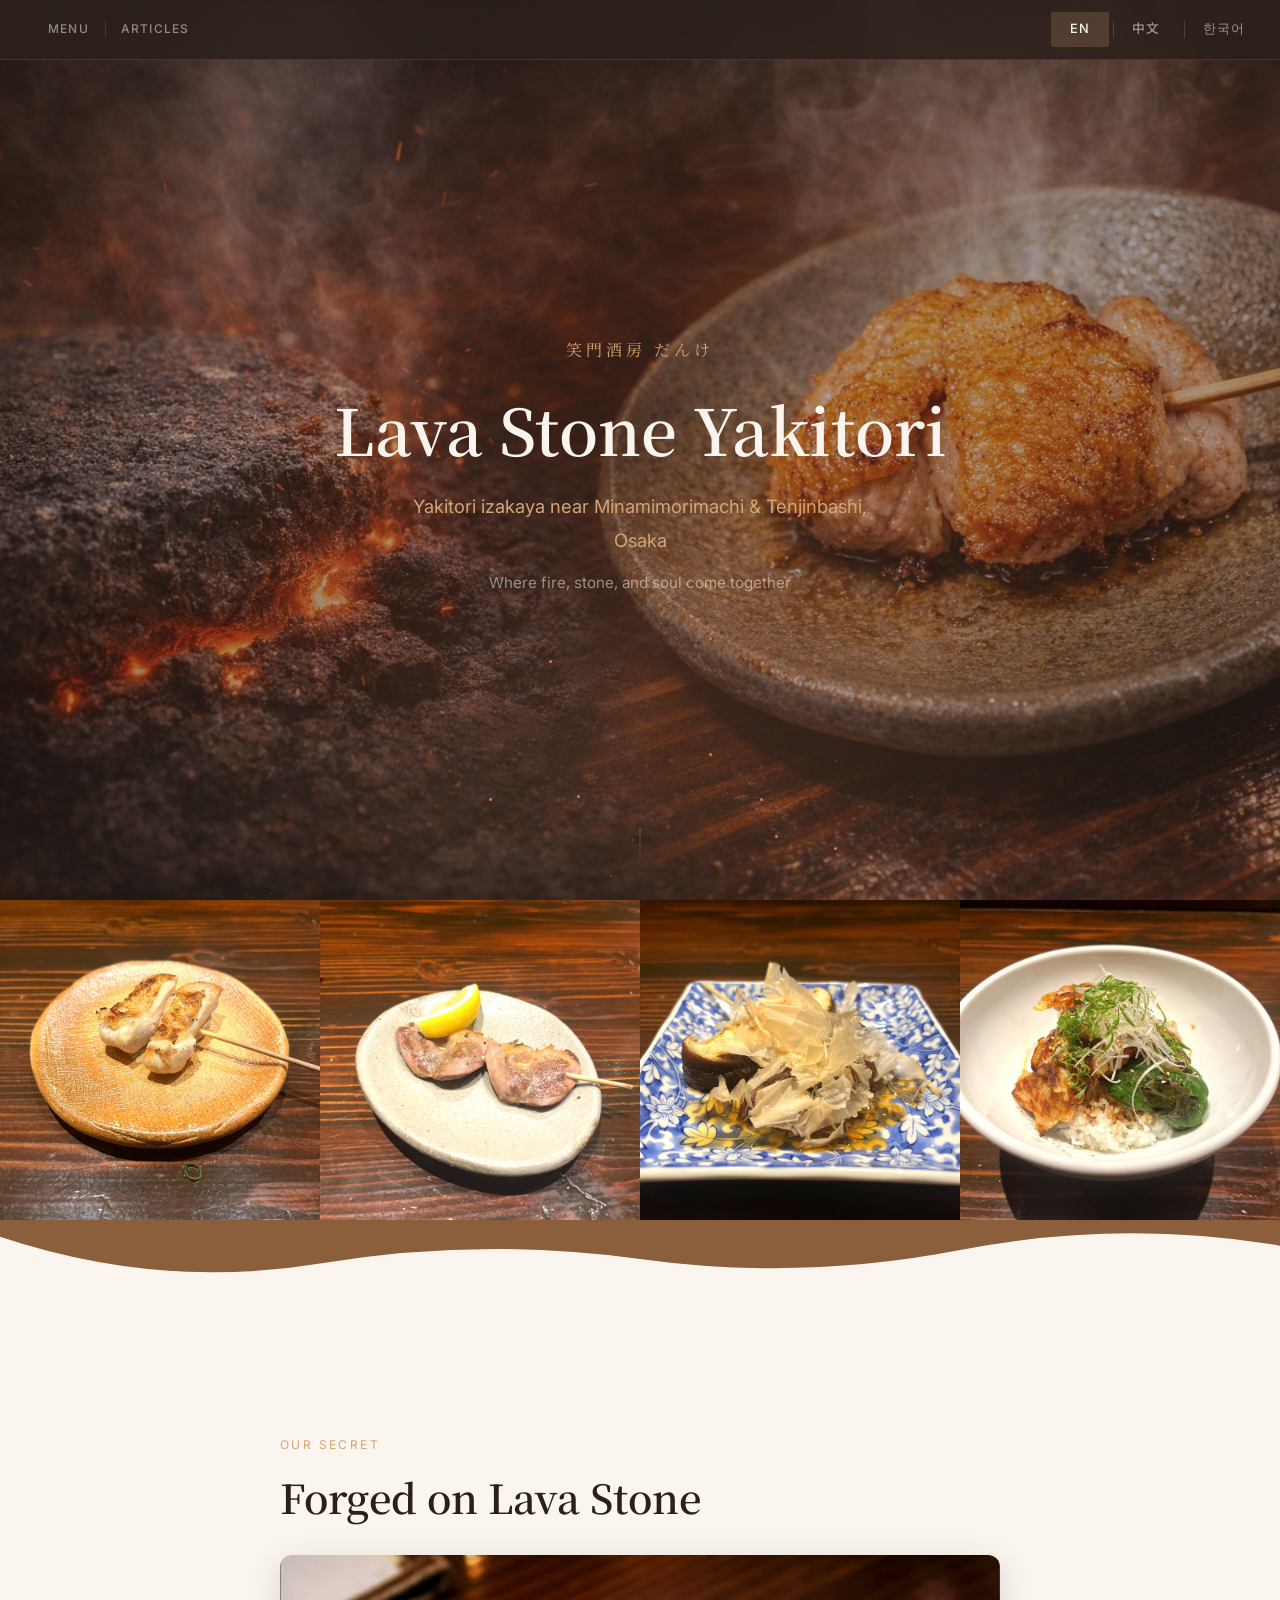
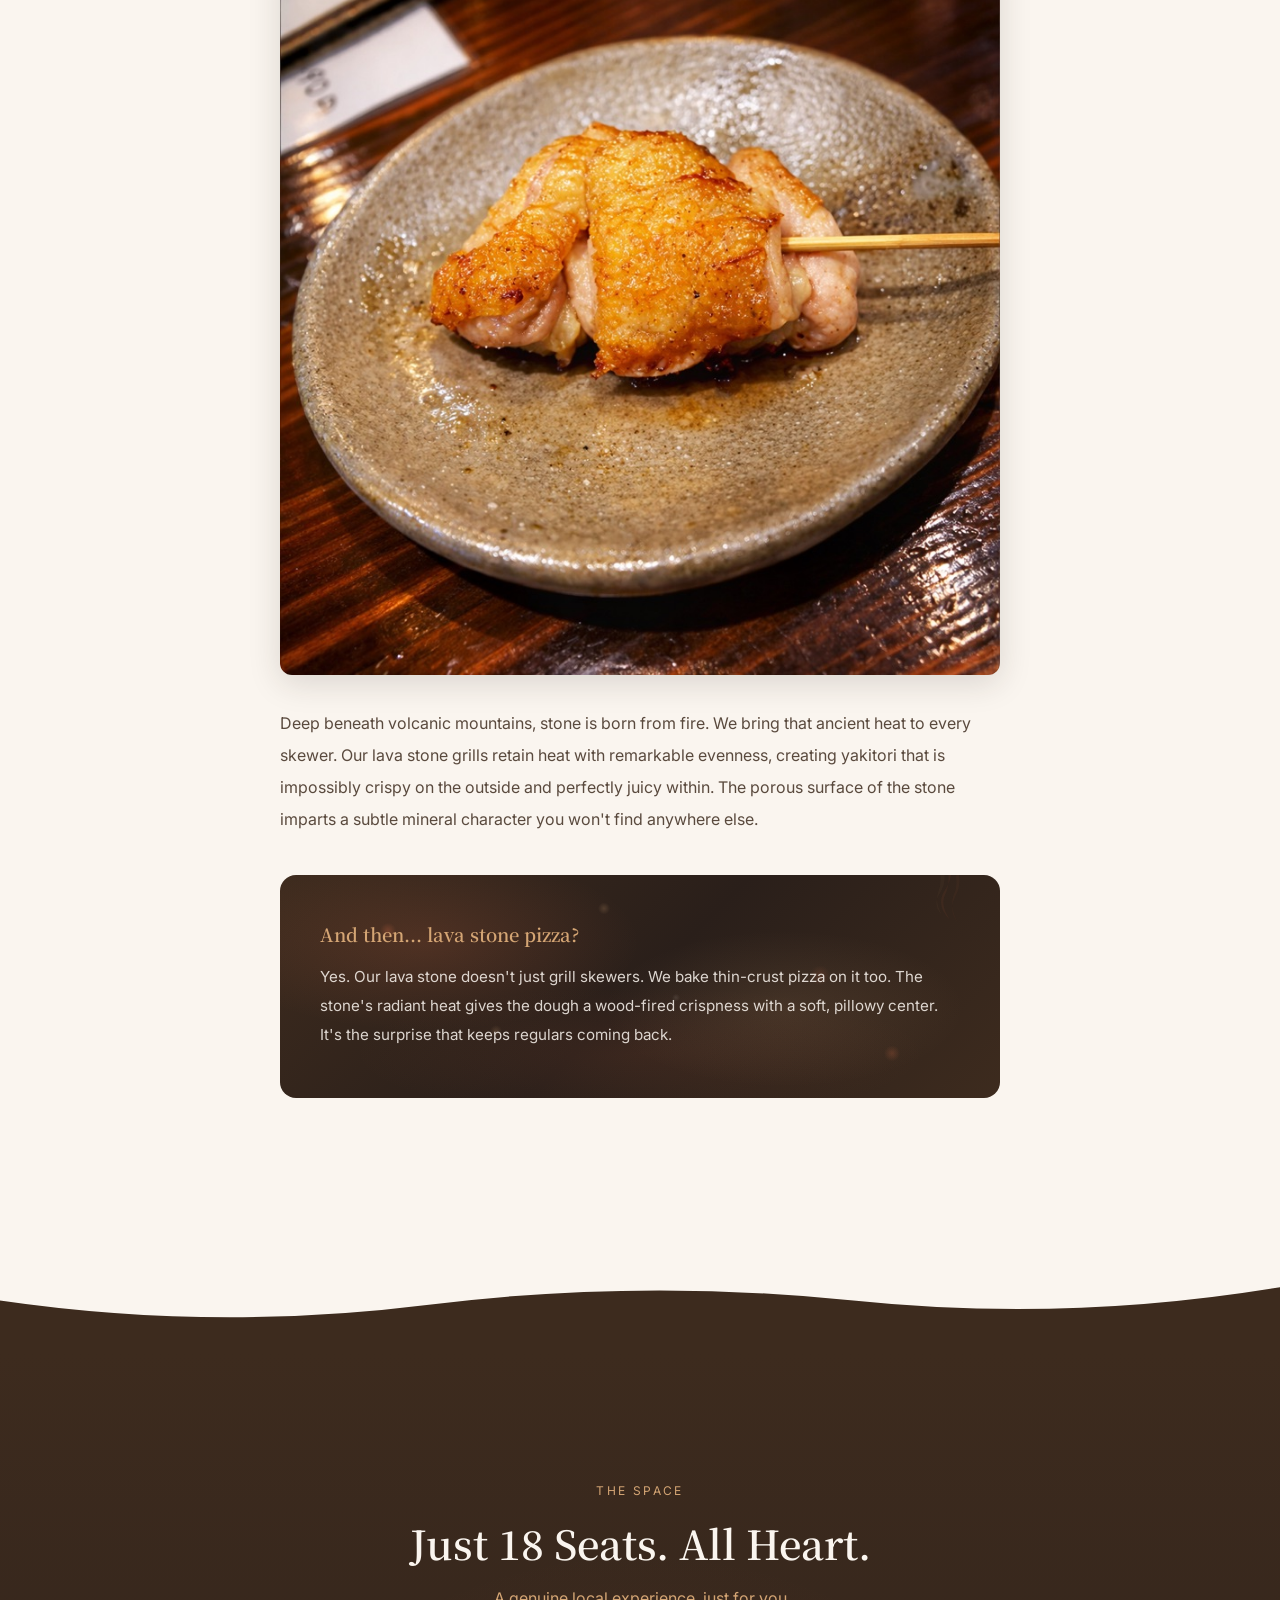
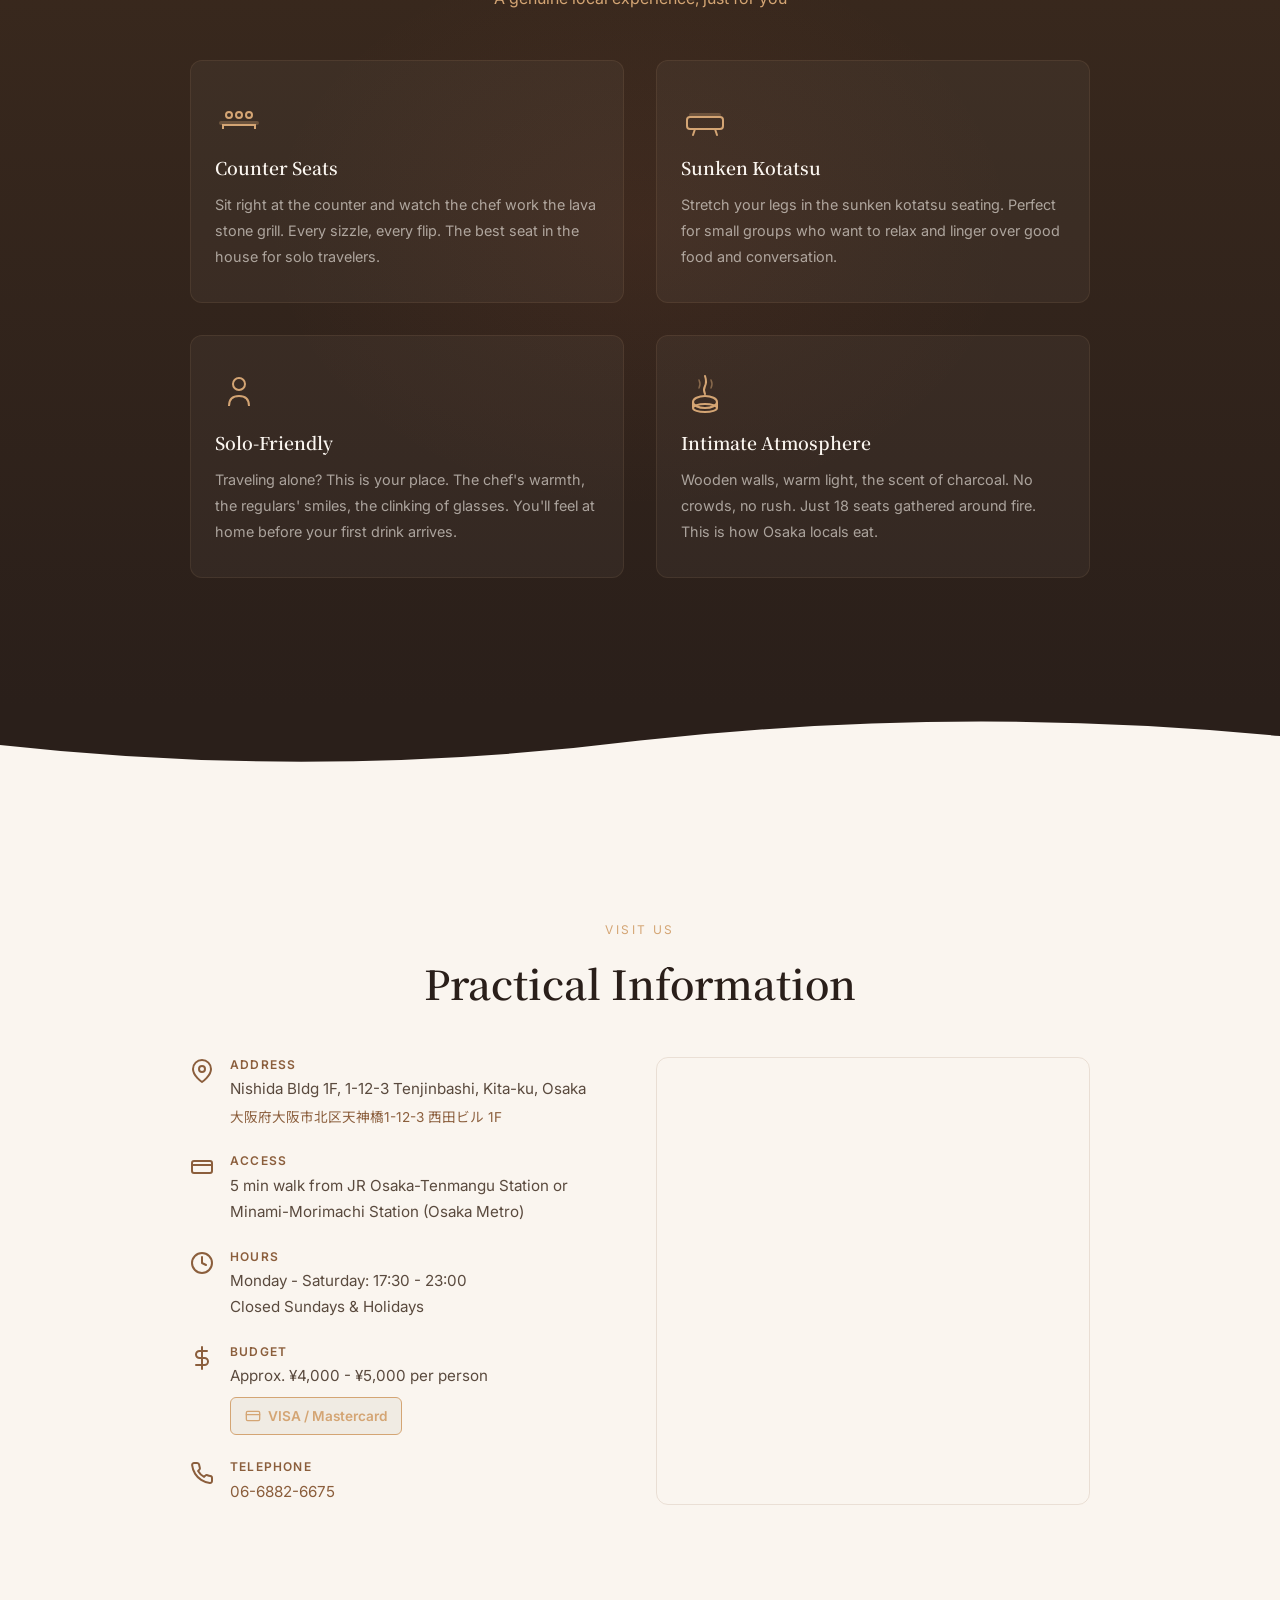
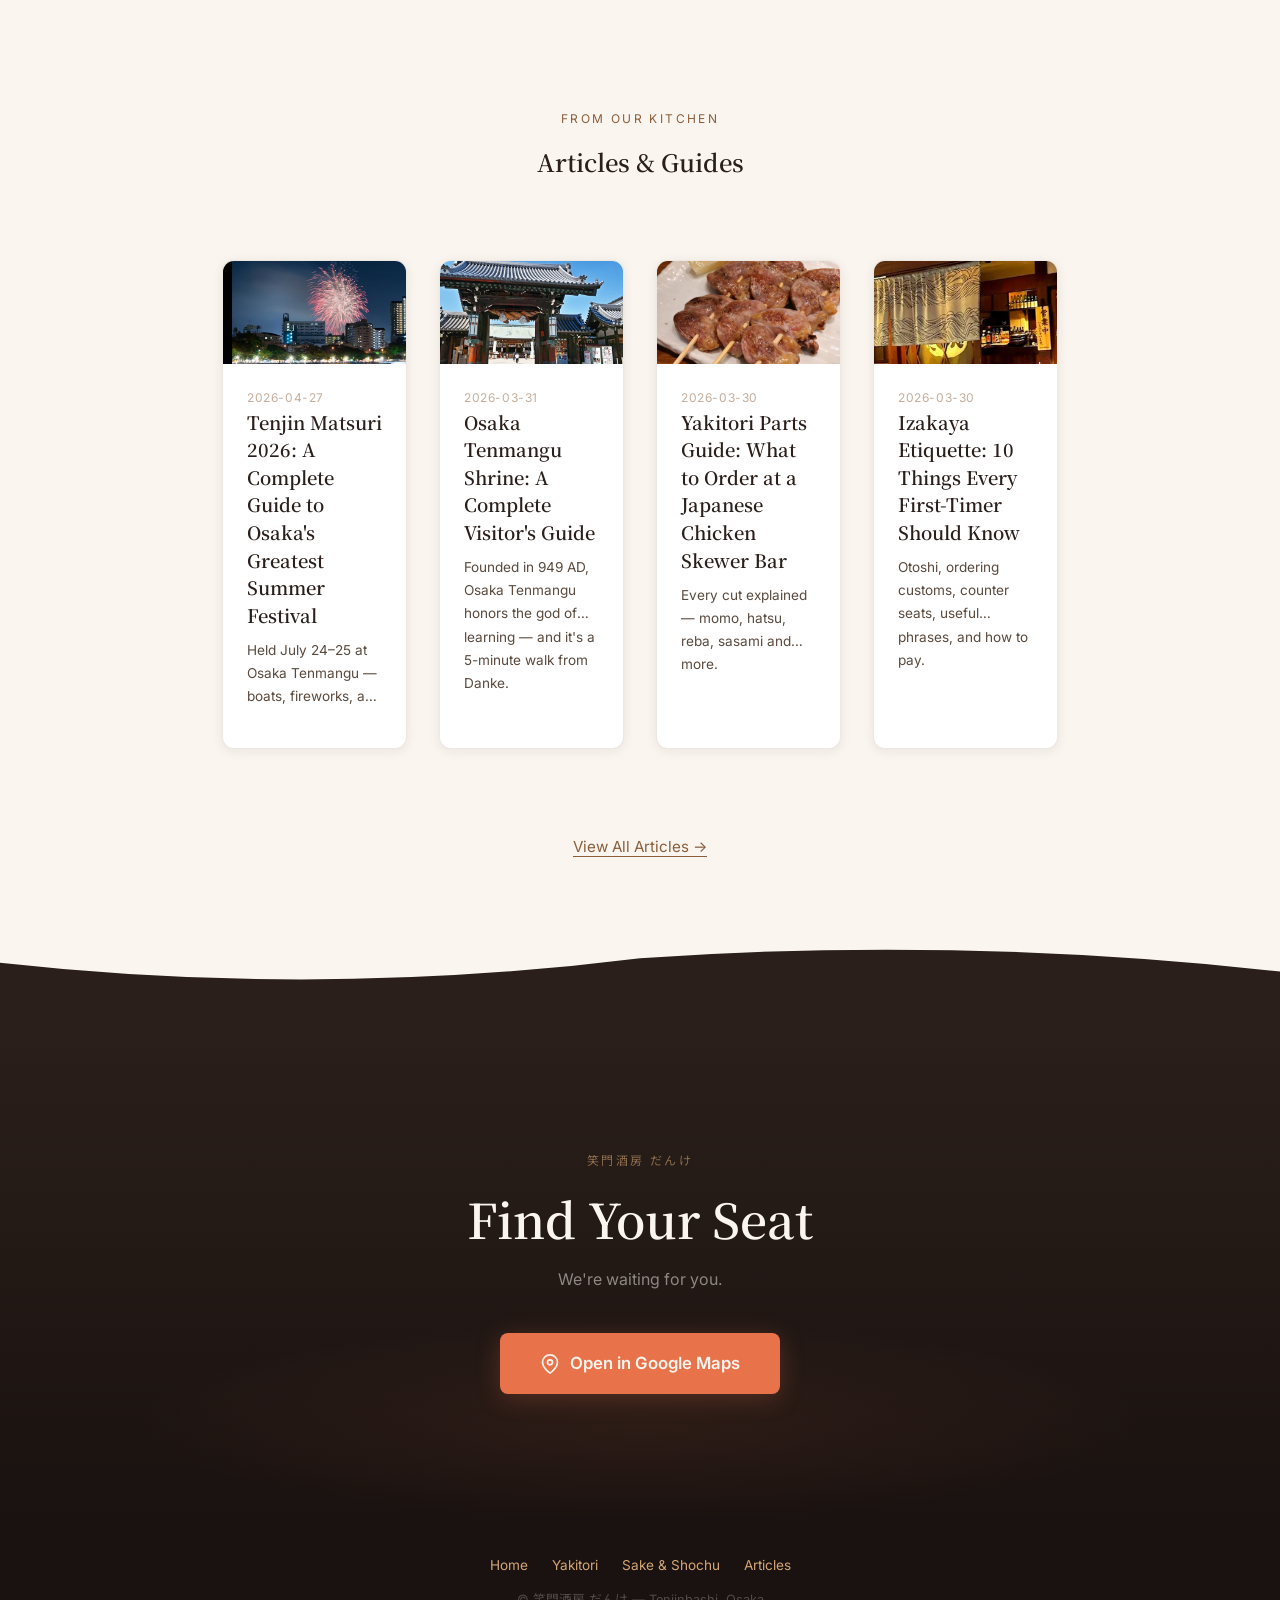
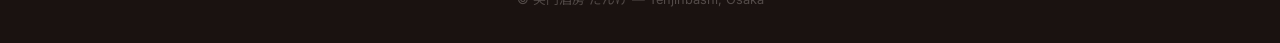
<file: index.html>
<!DOCTYPE html>
<html lang="en" prefix="og: http://ogp.me/ns#">
<head>
<meta charset="UTF-8">
<link rel="icon" href="/danke-lp/favicon.ico" sizes="32x32">
<link rel="icon" href="/danke-lp/favicon-192.png" sizes="192x192" type="image/png">
<link rel="apple-touch-icon" href="/danke-lp/apple-touch-icon.png">
<meta name="viewport" content="width=device-width, initial-scale=1.0">
<title>笑門酒房 だんけ | 南森町・天神橋の焼き鳥居酒屋 - Yakitori Izakaya Osaka</title>
<meta name="description" content="南森町・天神橋の焼き鳥居酒屋「だんけ」。溶岩石で焼く焼き鳥が名物。JR大阪天満宮駅・南森町駅徒歩5分。Hidden yakitori izakaya near Minamimorimachi, Tenjinbashi, Osaka.">
<meta name="keywords" content="焼き鳥 南森町, 焼き鳥 天神橋, yakitori Minamimorimachi, yakitori Tenjinbashi, izakaya Osaka, lava stone grill, 居酒屋 南森町, 天神橋 居酒屋, 溶岩焼き, 오사카 이자카야, 야키토리, 南森町 グルメ, 天神橋筋商店街 居酒屋">
<meta name="robots" content="index, follow">
<link rel="canonical" href="https://haute-manmoto.github.io/danke-lp/">

<!-- Open Graph -->
<meta property="og:title" content="Danke Izakaya — Lava Stone Grilled Yakitori in Osaka">
<meta property="og:description" content="A hidden gem in Tenjinbashi. 18-seat izakaya famous for yakitori grilled on natural volcanic stone. Crispy outside, juicy inside.">
<meta property="og:type" content="restaurant">
<meta property="og:url" content="https://haute-manmoto.github.io/danke-lp/">
<meta property="og:locale" content="en_US">
<meta property="og:locale:alternate" content="ja_JP">
<meta property="og:locale:alternate" content="zh_CN">
<meta property="og:locale:alternate" content="ko_KR">
<meta property="og:site_name" content="笑門酒房 だんけ | Danke Izakaya">

<!-- OG Image -->
<meta property="og:image" content="https://haute-manmoto.github.io/danke-lp/images/hero-desktop.jpg">
<meta property="og:image:width" content="800">
<meta property="og:image:height" content="800">

<!-- Twitter Card -->
<meta name="twitter:card" content="summary_large_image">
<meta name="twitter:title" content="Danke Izakaya — Lava Stone Grilled Yakitori in Osaka">
<meta name="twitter:description" content="Hidden gem izakaya in Tenjinbashi, Osaka. Yakitori grilled on volcanic lava stone. Just 18 seats.">
<meta name="twitter:image" content="https://haute-manmoto.github.io/danke-lp/images/hero-desktop.jpg">

<!-- Structured Data: Restaurant -->
<script type="application/ld+json">
{
  "@context": "https://schema.org",
  "@type": "Restaurant",
  "name": "笑門酒房 だんけ",
  "alternateName": "Danke Izakaya",
  "description": "A hidden gem izakaya in Osaka's Tenjinbashi specializing in lava stone grilled yakitori. 18 intimate seats with counter and sunken kotatsu seating.",
  "url": "https://haute-manmoto.github.io/danke-lp/",
  "telephone": "+81-6-6882-6675",
  "address": {
    "@type": "PostalAddress",
    "streetAddress": "Nishida Bldg 1F, 1-12-3 Tenjinbashi",
    "addressLocality": "Osaka",
    "addressRegion": "Osaka",
    "postalCode": "530-0041",
    "addressCountry": "JP"
  },
  "geo": {
    "@type": "GeoCoordinates",
    "latitude": 34.6942246,
    "longitude": 135.5116279
  },
  "openingHoursSpecification": [
    {
      "@type": "OpeningHoursSpecification",
      "dayOfWeek": ["Monday","Tuesday","Wednesday","Thursday","Friday","Saturday"],
      "opens": "17:30",
      "closes": "23:00"
    }
  ],
  "priceRange": "¥4,000〜¥5,000",
  "servesCuisine": ["Yakitori", "Japanese", "Izakaya"],
  "paymentAccepted": "Cash, Visa, Mastercard",
  "currenciesAccepted": "JPY",
  "acceptsReservations": true,
  "hasMenu": {
    "@type": "Menu",
    "hasMenuSection": [
      {
        "@type": "MenuSection",
        "name": "Specialty",
        "hasMenuItem": [
          {"@type": "MenuItem", "name": "Lava Stone Grilled Yakitori", "description": "Chicken skewers grilled on natural volcanic stone"},
          {"@type": "MenuItem", "name": "Lava Stone Pizza", "description": "Thin-crust pizza baked on volcanic stone"},
          {"@type": "MenuItem", "name": "Chicken Tataki", "description": "Lightly seared chicken with shiso and edible flowers"}
        ]
      }
    ]
  },
  "aggregateRating": {
    "@type": "AggregateRating",
    "ratingValue": "4.2",
    "reviewCount": "21",
    "bestRating": "5"
  }
}
</script>

<link rel="preconnect" href="https://fonts.googleapis.com">
<link rel="preconnect" href="https://fonts.gstatic.com" crossorigin>
<link href="https://fonts.googleapis.com/css2?family=Inter:wght@400;500;600&family=Noto+Sans+JP:wght@400;500;700&family=Noto+Serif+JP:wght@400;600;700&display=swap" rel="stylesheet">
<link rel="stylesheet" href="css/style.css">
</head>

<body data-active-lang="en">

<!-- ===================== LANGUAGE SWITCHER ===================== -->
<nav class="lang-switcher" role="navigation" aria-label="Language and Navigation">
  <div class="site-nav">
    <a href="menu/yakitori/" class="site-nav__link">
      <span data-lang="en">Menu</span>
      <span data-lang="zh">菜单</span>
      <span data-lang="ko">메뉴</span>
    </a>
    <a href="articles/" class="site-nav__link">
      <span data-lang="en">Articles</span>
      <span data-lang="zh">文章</span>
      <span data-lang="ko">기사</span>
    </a>
  </div>
  <div>
    <button class="lang-btn active" data-switch-lang="en" aria-label="English">EN</button>
    <button class="lang-btn" data-switch-lang="zh" aria-label="Chinese">中文</button>
    <button class="lang-btn" data-switch-lang="ko" aria-label="Korean">한국어</button>
  </div>
</nav>

<!-- ===================== HERO ===================== -->
<section class="hero" id="hero">
  <!-- Steam / ember particles (injected by JS) -->
  <div class="steam-container" aria-hidden="true" id="steam-container"></div>

  <p class="hero-shop-name reveal">笑門酒房 だんけ</p>

  <h1 class="reveal" style="transition-delay:0.15s">
    <span data-lang="en">Lava Stone Yakitori</span>
    <span data-lang="zh">熔岩石烤鸡肉串</span>
    <span data-lang="ko">용암석 야키토리</span>
  </h1>

  <p class="hero-sub reveal" style="transition-delay:0.3s">
    <span data-lang="en">Yakitori izakaya near Minamimorimachi &amp; Tenjinbashi, Osaka</span>
    <span data-lang="zh">大阪南森町·天神桥的烤鸡肉串居酒屋</span>
    <span data-lang="ko">오사카 미나미모리마치·텐진바시의 야키토리 이자카야</span>
  </p>

  <p class="hero-tagline reveal" style="transition-delay:0.45s">
    <span data-lang="en">Where fire, stone, and soul come together</span>
    <span data-lang="zh">火、石与灵魂交融之处</span>
    <span data-lang="ko">불, 돌, 그리고 정성이 하나 되는 곳</span>
  </p>

  <div class="hero-scroll" aria-hidden="true">
    <div class="hero-scroll-line"></div>
  </div>
</section>

<!-- ===================== FOOD GALLERY (KV) ===================== -->
<section class="food-gallery" aria-label="Food gallery">
  <div class="food-gallery-grid">
    <div class="food-gallery-item">
      <img src="images/momo-thumb.jpg" alt="Momo (Thigh) - lava stone grilled chicken thigh at Danke Izakaya" loading="eager" width="800" height="800">
      <div class="food-label">
        <span data-lang="en">Momo (Thigh)</span>
        <span data-lang="zh">鸡腿肉</span>
        <span data-lang="ko">모모(닭다리)</span>
      </div>
    </div>
    <div class="food-gallery-item">
      <img src="images/hatsu-thumb.jpg" alt="Hatsu (Heart) - grilled chicken heart yakitori" loading="eager" width="800" height="800">
      <div class="food-label">
        <span data-lang="en">Hatsu (Heart)</span>
        <span data-lang="zh">鸡心</span>
        <span data-lang="ko">하츠(심장)</span>
      </div>
    </div>
    <div class="food-gallery-item">
      <img src="images/shiitake-thumb.jpg" alt="Shiitake Mushroom grilled on lava stone" loading="eager" width="800" height="800">
      <div class="food-label">
        <span data-lang="en">Shiitake Mushroom</span>
        <span data-lang="zh">香菇</span>
        <span data-lang="ko">표고버섯</span>
      </div>
    </div>
    <div class="food-gallery-item">
      <img src="images/toridon-thumb.jpg" alt="Chef's Special Bowl - signature chicken rice bowl" loading="eager" width="800" height="800">
      <div class="food-label">
        <span data-lang="en">Chef's Special Bowl</span>
        <span data-lang="zh">特制鸡肉盖饭</span>
        <span data-lang="ko">특제 닭고기덮밥</span>
      </div>
    </div>
  </div>
</section>

<!-- Wave divider: dark to light -->
<div class="wave-divider" aria-hidden="true">
  <svg viewBox="0 0 1440 100" preserveAspectRatio="none" fill="none">
    <path d="M0,0 L0,60 Q180,100 360,70 Q540,40 720,65 Q900,90 1080,55 Q1260,20 1440,50 L1440,0 Z" fill="#8B5E3C"/>
    <path d="M0,20 Q180,80 360,50 Q540,20 720,45 Q900,70 1080,35 Q1260,0 1440,30 L1440,100 L0,100 Z" fill="#FAF5EF"/>
  </svg>
</div>

<!-- ===================== STORY ===================== -->
<section class="story" id="story">
  <div class="story-inner">
    <p class="section-label reveal">
      <span data-lang="en">Our Secret</span>
      <span data-lang="zh">我们的秘密</span>
      <span data-lang="ko">비밀</span>
    </p>

    <h2 class="reveal">
      <span data-lang="en">Forged on Lava Stone</span>
      <span data-lang="zh">熔岩石上的匠心</span>
      <span data-lang="ko">용암석 위의 장인 정신</span>
    </h2>

    <div class="story-photo reveal">
      <img src="images/lava-yakitori.jpg" alt="Lava stone grilled yakitori at Danke" width="800" height="800">
    </div>

    <!-- EN -->
    <div data-lang="en">
      <p class="story-text reveal">
        Deep beneath volcanic mountains, stone is born from fire. We bring that ancient heat to every skewer. Our lava stone grills retain heat with remarkable evenness, creating yakitori that is impossibly crispy on the outside and perfectly juicy within. The porous surface of the stone imparts a subtle mineral character you won't find anywhere else.
      </p>
    </div>
    <!-- ZH -->
    <div data-lang="zh">
      <p class="story-text reveal">
        在火山深处，石头从烈焰中诞生。我们将这份远古的热量注入每一串料理。天然火山石均匀蓄热，烤出外酥里嫩的极致口感，多孔的石头表面还赋予食物微妙的矿物质风味，这是在其他地方品尝不到的独特滋味。
      </p>
    </div>
    <!-- KO -->
    <div data-lang="ko">
      <p class="story-text reveal">
        화산 깊은 곳에서 돌은 불로부터 태어납니다. 우리는 그 태고의 열기를 모든 꼬치에 담아냅니다. 천연 화산석이 균일하게 열을 머금어, 겉은 바삭하고 속은 촉촉한 최고의 야키토리를 만들어냅니다. 다공성 석재 표면이 선사하는 은은한 미네랄 풍미는 다른 곳에서는 맛볼 수 없는 특별함입니다.
      </p>
    </div>

    <!-- Lava block highlight -->
    <div class="lava-block reveal">
      <svg class="flame-deco" width="60" height="80" viewBox="0 0 60 80" aria-hidden="true">
        <path d="M30,0 Q35,20 25,35 Q15,50 30,65 Q20,50 25,40 Q30,30 28,15 Z" fill="#E8734A" opacity="0.4"/>
        <path d="M22,10 Q28,25 20,38 Q12,50 22,60 Q15,48 18,38 Q22,28 20,18 Z" fill="#D4A574" opacity="0.3"/>
        <path d="M38,15 Q42,30 35,42 Q28,55 38,68 Q30,54 33,42 Q38,32 36,22 Z" fill="#E8734A" opacity="0.3"/>
      </svg>

      <h3>
        <span data-lang="en">And then... lava stone pizza?</span>
        <span data-lang="zh">还有......熔岩石烤披萨？</span>
        <span data-lang="ko">그리고... 용암석 구이 피자?</span>
      </h3>
      <p>
        <span data-lang="en">Yes. Our lava stone doesn't just grill skewers. We bake thin-crust pizza on it too. The stone's radiant heat gives the dough a wood-fired crispness with a soft, pillowy center. It's the surprise that keeps regulars coming back.</span>
        <span data-lang="zh">没错。我们的熔岩石不只是烤串。我们还在上面烤制薄底披萨。石头的辐射热赋予面团柴火般的酥脆外皮和柔软蓬松的内心。这个惊喜让常客们一来再来。</span>
        <span data-lang="ko">네, 맞습니다. 우리의 용암석은 꼬치만 굽지 않습니다. 씬크러스트 피자도 구워냅니다. 돌의 복사열이 반죽에 장작불 같은 바삭함과 부드럽고 폭신한 속을 선사합니다. 단골들이 계속 찾아오는 이유입니다.</span>
      </p>
    </div>
  </div>
</section>

<!-- Wave divider: light to dark -->
<div class="wave-divider" aria-hidden="true">
  <svg viewBox="0 0 1440 100" preserveAspectRatio="none" fill="none">
    <path d="M0,0 L0,50 Q240,90 480,60 Q720,30 960,55 Q1200,80 1440,40 L1440,0 Z" fill="#FAF5EF"/>
    <path d="M0,40 Q240,75 480,45 Q720,15 960,40 Q1200,65 1440,25 L1440,100 L0,100 Z" fill="#3D2B1E"/>
  </svg>
</div>

<!-- ===================== EXPERIENCE ===================== -->
<section class="experience" id="experience">
  <div class="experience-inner">
    <p class="section-label reveal" style="text-align:center;">
      <span data-lang="en">The Space</span>
      <span data-lang="zh">空间</span>
      <span data-lang="ko">공간</span>
    </p>

    <h2 class="reveal">
      <span data-lang="en">Just 18 Seats. All Heart.</span>
      <span data-lang="zh">仅18个座位，满满的用心</span>
      <span data-lang="ko">단 18석, 가득한 정성</span>
    </h2>

    <p class="experience-sub reveal">
      <span data-lang="en">A genuine local experience, just for you</span>
      <span data-lang="zh">只为你准备的正宗日式体验</span>
      <span data-lang="ko">당신만을 위한 진정한 로컬 체험</span>
    </p>

    <div class="experience-grid">
      <!-- Card 1: Counter -->
      <div class="exp-card reveal">
        <svg class="exp-card-icon" viewBox="0 0 48 48" fill="none" aria-hidden="true">
          <rect x="4" y="28" width="40" height="4" rx="2" fill="currentColor" opacity="0.3"/>
          <circle cx="14" cy="22" r="3" stroke="currentColor" stroke-width="2" fill="none"/>
          <circle cx="24" cy="22" r="3" stroke="currentColor" stroke-width="2" fill="none"/>
          <circle cx="34" cy="22" r="3" stroke="currentColor" stroke-width="2" fill="none"/>
          <path d="M8,36 L8,32 L40,32 L40,36" stroke="currentColor" stroke-width="2" fill="none"/>
        </svg>
        <h3>
          <span data-lang="en">Counter Seats</span>
          <span data-lang="zh">吧台座位</span>
          <span data-lang="ko">카운터석</span>
        </h3>
        <p>
          <span data-lang="en">Sit right at the counter and watch the chef work the lava stone grill. Every sizzle, every flip. The best seat in the house for solo travelers.</span>
          <span data-lang="zh">坐在吧台前，近距离观看师傅在熔岩石上施展手艺。每一声滋滋作响，每一次翻转。独自旅行者的最佳座位。</span>
          <span data-lang="ko">카운터에 앉아 장인이 용암석 그릴 위에서 일하는 모습을 가까이 볼 수 있습니다. 모든 지글거림, 모든 뒤집기. 혼자 여행하는 분에게 최고의 자리.</span>
        </p>
      </div>

      <!-- Card 2: Kotatsu -->
      <div class="exp-card reveal" style="transition-delay:0.15s">
        <svg class="exp-card-icon" viewBox="0 0 48 48" fill="none" aria-hidden="true">
          <rect x="8" y="20" width="32" height="4" rx="2" fill="currentColor" opacity="0.3"/>
          <rect x="6" y="24" width="36" height="12" rx="3" stroke="currentColor" stroke-width="2" fill="none"/>
          <line x1="14" y1="36" x2="12" y2="42" stroke="currentColor" stroke-width="2" stroke-linecap="round"/>
          <line x1="34" y1="36" x2="36" y2="42" stroke="currentColor" stroke-width="2" stroke-linecap="round"/>
        </svg>
        <h3>
          <span data-lang="en">Sunken Kotatsu</span>
          <span data-lang="zh">日式暖桌</span>
          <span data-lang="ko">코타츠석</span>
        </h3>
        <p>
          <span data-lang="en">Stretch your legs in the sunken kotatsu seating. Perfect for small groups who want to relax and linger over good food and conversation.</span>
          <span data-lang="zh">在日式暖桌席伸展双腿，轻松惬意。三五好友一边享受美食一边畅聊的理想之选。</span>
          <span data-lang="ko">코타츠석에서 다리를 편히 뻗으세요. 좋은 음식과 대화를 나누며 여유롭게 시간을 보내고 싶은 소규모 그룹에 딱입니다.</span>
        </p>
      </div>

      <!-- Card 3: Solo -->
      <div class="exp-card reveal" style="transition-delay:0.3s">
        <svg class="exp-card-icon" viewBox="0 0 48 48" fill="none" aria-hidden="true">
          <circle cx="24" cy="16" r="6" stroke="currentColor" stroke-width="2" fill="none"/>
          <path d="M14,38 Q14,28 24,28 Q34,28 34,38" stroke="currentColor" stroke-width="2" fill="none"/>
        </svg>
        <h3>
          <span data-lang="en">Solo-Friendly</span>
          <span data-lang="zh">独行者友好</span>
          <span data-lang="ko">혼자도 편안하게</span>
        </h3>
        <p>
          <span data-lang="en">Traveling alone? This is your place. The chef's warmth, the regulars' smiles, the clinking of glasses. You'll feel at home before your first drink arrives.</span>
          <span data-lang="zh">独自旅行？这里就是你的地方。师傅的热情、常客的微笑、杯盏交错的声响。第一杯酒还没上桌，你就已经感觉像回到了家。</span>
          <span data-lang="ko">혼자 여행 중이신가요? 여기가 바로 당신의 장소입니다. 장인의 따뜻함, 단골들의 미소, 잔이 부딪히는 소리. 첫 잔이 오기도 전에 집처럼 편안해질 거예요.</span>
        </p>
      </div>

      <!-- Card 4: Atmosphere -->
      <div class="exp-card reveal" style="transition-delay:0.45s">
        <svg class="exp-card-icon" viewBox="0 0 48 48" fill="none" aria-hidden="true">
          <path d="M24,8 Q26,14 24,18 Q22,22 24,26" stroke="currentColor" stroke-width="2" fill="none" stroke-linecap="round"/>
          <path d="M18,12 Q20,16 18,20" stroke="currentColor" stroke-width="1.5" fill="none" stroke-linecap="round" opacity="0.5"/>
          <path d="M30,12 Q32,16 30,20" stroke="currentColor" stroke-width="1.5" fill="none" stroke-linecap="round" opacity="0.5"/>
          <ellipse cx="24" cy="34" rx="12" ry="6" stroke="currentColor" stroke-width="2" fill="none"/>
          <line x1="12" y1="34" x2="12" y2="40" stroke="currentColor" stroke-width="2"/>
          <line x1="36" y1="34" x2="36" y2="40" stroke="currentColor" stroke-width="2"/>
          <ellipse cx="24" cy="40" rx="12" ry="4" stroke="currentColor" stroke-width="2" fill="none"/>
        </svg>
        <h3>
          <span data-lang="en">Intimate Atmosphere</span>
          <span data-lang="zh">温馨氛围</span>
          <span data-lang="ko">아늑한 분위기</span>
        </h3>
        <p>
          <span data-lang="en">Wooden walls, warm light, the scent of charcoal. No crowds, no rush. Just 18 seats gathered around fire. This is how Osaka locals eat.</span>
          <span data-lang="zh">木质墙壁、暖暖灯光、炭火的香气。没有喧嚣，没有匆忙。只有18个围坐在火旁的座位。这就是大阪人的日常。</span>
          <span data-lang="ko">나무 벽, 따뜻한 조명, 숯의 향기. 붐비지 않고, 서두르지 않습니다. 불 주위에 모인 단 18석. 이것이 오사카 로컬들의 식사법입니다.</span>
        </p>
      </div>
    </div>
  </div>
</section>

<!-- Wave divider: dark to light -->
<div class="wave-divider" aria-hidden="true">
  <svg viewBox="0 0 1440 100" preserveAspectRatio="none" fill="none">
    <path d="M0,0 L0,55 Q360,95 720,50 Q1080,5 1440,45 L1440,0 Z" fill="#2A1F1A"/>
    <path d="M0,45 Q360,85 720,40 Q1080,0 1440,35 L1440,100 L0,100 Z" fill="#FAF5EF"/>
  </svg>
</div>

<!-- ===================== INFO ===================== -->
<section class="info" id="info">
  <div class="info-inner">
    <p class="section-label reveal" style="text-align:center;">
      <span data-lang="en">Visit Us</span>
      <span data-lang="zh">来访信息</span>
      <span data-lang="ko">방문 안내</span>
    </p>

    <h2 class="reveal">
      <span data-lang="en">Practical Information</span>
      <span data-lang="zh">实用信息</span>
      <span data-lang="ko">실용 정보</span>
    </h2>

    <div class="info-grid">
      <div class="info-details">
        <!-- Address -->
        <div class="info-item reveal">
          <svg class="info-icon" viewBox="0 0 24 24" fill="none" stroke="currentColor" stroke-width="2" stroke-linecap="round" stroke-linejoin="round" aria-hidden="true">
            <path d="M21 10c0 7-9 13-9 13s-9-6-9-13a9 9 0 0 1 18 0z"/>
            <circle cx="12" cy="10" r="3"/>
          </svg>
          <div>
            <h4>
              <span data-lang="en">Address</span>
              <span data-lang="zh">地址</span>
              <span data-lang="ko">주소</span>
            </h4>
            <p>
              <span data-lang="en">Nishida Bldg 1F, 1-12-3 Tenjinbashi, Kita-ku, Osaka</span>
              <span data-lang="zh">大阪府大阪市北区天神桥1-12-3 西田大楼 1F</span>
              <span data-lang="ko">오사카부 오사카시 기타구 텐진바시 1-12-3 니시다빌딩 1F</span>
            </p>
            <p style="font-size:0.85rem; color:#8B5E3C; margin-top:0.25rem;">
              大阪府大阪市北区天神橋1-12-3 西田ビル 1F
            </p>
          </div>
        </div>

        <!-- Access -->
        <div class="info-item reveal">
          <svg class="info-icon" viewBox="0 0 24 24" fill="none" stroke="currentColor" stroke-width="2" stroke-linecap="round" stroke-linejoin="round" aria-hidden="true">
            <rect x="2" y="6" width="20" height="12" rx="2"/>
            <path d="M2,10 L22,10"/>
          </svg>
          <div>
            <h4>
              <span data-lang="en">Access</span>
              <span data-lang="zh">交通</span>
              <span data-lang="ko">교통</span>
            </h4>
            <p>
              <span data-lang="en">5 min walk from JR Osaka-Tenmangu Station or Minami-Morimachi Station (Osaka Metro)</span>
              <span data-lang="zh">从JR大阪天满宫站或地铁南森町站步行5分钟</span>
              <span data-lang="ko">JR 오사카텐만구역 또는 지하철 미나미모리마치역에서 도보 5분</span>
            </p>
          </div>
        </div>

        <!-- Hours -->
        <div class="info-item reveal">
          <svg class="info-icon" viewBox="0 0 24 24" fill="none" stroke="currentColor" stroke-width="2" stroke-linecap="round" stroke-linejoin="round" aria-hidden="true">
            <circle cx="12" cy="12" r="10"/>
            <polyline points="12 6 12 12 16 14"/>
          </svg>
          <div>
            <h4>
              <span data-lang="en">Hours</span>
              <span data-lang="zh">营业时间</span>
              <span data-lang="ko">영업시간</span>
            </h4>
            <p>
              <span data-lang="en">Monday - Saturday: 17:30 - 23:00<br>Closed Sundays &amp; Holidays</span>
              <span data-lang="zh">周一至周六: 17:30 - 23:00<br>周日及节假日休息</span>
              <span data-lang="ko">월요일 - 토요일: 17:30 - 23:00<br>일요일 및 공휴일 휴무</span>
            </p>
          </div>
        </div>

        <!-- Budget -->
        <div class="info-item reveal">
          <svg class="info-icon" viewBox="0 0 24 24" fill="none" stroke="currentColor" stroke-width="2" stroke-linecap="round" stroke-linejoin="round" aria-hidden="true">
            <line x1="12" y1="1" x2="12" y2="23"/>
            <path d="M17 5H9.5a3.5 3.5 0 0 0 0 7h5a3.5 3.5 0 0 1 0 7H6"/>
          </svg>
          <div>
            <h4>
              <span data-lang="en">Budget</span>
              <span data-lang="zh">人均消费</span>
              <span data-lang="ko">예산</span>
            </h4>
            <p>
              <span data-lang="en">Approx. &yen;4,000 - &yen;5,000 per person</span>
              <span data-lang="zh">人均约 &yen;4,000 - &yen;5,000</span>
              <span data-lang="ko">1인당 약 &yen;4,000 - &yen;5,000</span>
            </p>
            <!-- Card Accepted Badge -->
            <div class="cash-badge" style="border-color: var(--amber); color: var(--amber);">
              <svg viewBox="0 0 24 24" fill="none" stroke="currentColor" stroke-width="2" stroke-linecap="round" aria-hidden="true">
                <rect x="2" y="5" width="20" height="14" rx="2"/>
                <line x1="2" y1="10" x2="22" y2="10"/>
              </svg>
              <span data-lang="en">VISA / Mastercard</span>
              <span data-lang="zh">可使用Visa/Mastercard</span>
              <span data-lang="ko">Visa/Mastercard 가능</span>
            </div>
          </div>
        </div>

        <!-- Phone -->
        <div class="info-item reveal">
          <svg class="info-icon" viewBox="0 0 24 24" fill="none" stroke="currentColor" stroke-width="2" stroke-linecap="round" stroke-linejoin="round" aria-hidden="true">
            <path d="M22 16.92v3a2 2 0 0 1-2.18 2 19.79 19.79 0 0 1-8.63-3.07 19.5 19.5 0 0 1-6-6 19.79 19.79 0 0 1-3.07-8.67A2 2 0 0 1 4.11 2h3a2 2 0 0 1 2 1.72c.127.96.361 1.903.7 2.81a2 2 0 0 1-.45 2.11L8.09 9.91a16 16 0 0 0 6 6l1.27-1.27a2 2 0 0 1 2.11-.45c.907.339 1.85.573 2.81.7A2 2 0 0 1 22 16.92z"/>
          </svg>
          <div>
            <h4>
              <span data-lang="en">Telephone</span>
              <span data-lang="zh">电话</span>
              <span data-lang="ko">전화</span>
            </h4>
            <p><a href="tel:06-6882-6675" style="color:var(--brown);">06-6882-6675</a></p>
          </div>
        </div>
      </div>

      <!-- Map -->
      <div class="info-map reveal">
        <iframe
          src="https://www.google.com/maps/embed?pb=!1m18!1m12!1m3!1d1640.5!2d135.5116279!3d34.6942246!2m3!1f0!2f0!3f0!3m2!1i1024!2i768!4f13.1!3m3!1m2!1s0x6000e6d915a196f5%3A0xd0880ca55613b0d1!2z56yR6ZaA6YWS5oi_IOOBoOOCk-OBkQ!5e0!3m2!1sen!2sjp!4v1"
          allowfullscreen=""
          loading="lazy"
          referrerpolicy="no-referrer-when-downgrade"
          title="Danke Izakaya location map"
        ></iframe>
      </div>
    </div>
  </div>
</section>

<!-- ===================== ARTICLES ===================== -->
<section class="articles-preview" id="articles" style="background:var(--light); padding:clamp(3rem,6vw,6rem) clamp(1rem,4vw,2rem);">
  <div style="max-width:900px; margin:0 auto;">
    <p class="section-label reveal" style="text-align:center; color:var(--brown);">
      <span data-lang="en">From Our Kitchen</span>
      <span data-lang="zh">来自我们的厨房</span>
      <span data-lang="ko">우리 주방에서</span>
    </p>

    <h2 class="reveal" style="text-align:center; color:var(--dark);">
      <span data-lang="en">Articles &amp; Guides</span>
      <span data-lang="zh">文章与指南</span>
      <span data-lang="ko">기사 및 가이드</span>
    </h2>

    <div class="articles-grid" style="margin-top:2rem;">
<!-- TOP_ARTICLES_START -->
      <a href="articles/tenjin-matsuri-guide/" class="article-card article-card--light">
        <div class="article-card-thumb">
          <img src="images/article-tenjin-matsuri.jpg" alt="Tenjin Matsuri 2026: A Complete Guide to Osaka's Greatest Summer Festival" loading="lazy" width="800" height="800">
        </div>
        <div class="article-card-body">
          <time class="article-card-date">2026-04-27</time>
          <h3 class="article-card-title">
            <span data-lang="en">Tenjin Matsuri 2026: A Complete Guide to Osaka's Greatest Summer Festival</span>
            <span data-lang="zh">天神祭 2026：大阪夏季最盛大祭典完全指南</span>
            <span data-lang="ko">텐진 마쓰리 2026: 오사카 최대 여름 축제 완벽 가이드</span>
          </h3>
          <p class="article-card-excerpt">
            <span data-lang="en">Held July 24–25 at Osaka Tenmangu — boats, fireworks, and 1,000 years of history, just 5 minutes from Danke.</span>
            <span data-lang="zh">7月24日至25日在大阪天满宫举行——船渡御、烟花、千年传承，距离だんけ仅5分钟。</span>
            <span data-lang="ko">7월 24~25일 오사카 덴만구에서 열리는 — 선상 행렬, 불꽃놀이, 1,000년 역사. だんけ에서 도보 5분.</span>
          </p>
        </div>
      </a>
      <a href="articles/osaka-tenmangu-guide/" class="article-card article-card--light">
        <div class="article-card-thumb">
          <img src="images/article-tenmangu.jpg" alt="Osaka Tenmangu Shrine: A Complete Visitor's Guide" loading="lazy" width="800" height="800">
        </div>
        <div class="article-card-body">
          <time class="article-card-date">2026-03-31</time>
          <h3 class="article-card-title">
            <span data-lang="en">Osaka Tenmangu Shrine: A Complete Visitor's Guide</span>
            <span data-lang="zh">大阪天满宫：完整参观指南</span>
            <span data-lang="ko">오사카 덴만구: 완벽한 방문 가이드</span>
          </h3>
          <p class="article-card-excerpt">
            <span data-lang="en">Founded in 949 AD, Osaka Tenmangu honors the god of learning — and it's a 5-minute walk from Danke.</span>
            <span data-lang="zh">建于公元949年的大阪天满宫供奉学问之神，距离だんけ仅5分钟步程。</span>
            <span data-lang="ko">949년에 창건된 오사카 덴만구는 학문의 신을 모시며, だんけ에서 도보 5분 거리입니다.</span>
          </p>
        </div>
      </a>
      <a href="articles/yakitori-parts-guide/" class="article-card article-card--light">
        <div class="article-card-thumb">
          <img src="images/article-yakitori-parts.jpg" alt="Yakitori Parts Guide: What to Order at a Japanese Chicken Skewer Bar" loading="lazy" width="800" height="800">
        </div>
        <div class="article-card-body">
          <time class="article-card-date">2026-03-30</time>
          <h3 class="article-card-title">
            <span data-lang="en">Yakitori Parts Guide: What to Order at a Japanese Chicken Skewer Bar</span>
            <span data-lang="zh">烤鸡串部位指南：如何点菜</span>
            <span data-lang="ko">야키토리 부위 가이드: 어떤 메뉴를 주문할까</span>
          </h3>
          <p class="article-card-excerpt">
            <span data-lang="en">Every cut explained — momo, hatsu, reba, sasami and more.</span>
            <span data-lang="zh">各部位详解——鸡腿、鸡心、鸡肝、鸡里脊等。</span>
            <span data-lang="ko">모든 부위 해설 — 모모, 하츠, 레바, 사사미 등.</span>
          </p>
        </div>
      </a>
      <a href="articles/izakaya-etiquette-guide/" class="article-card article-card--light">
        <div class="article-card-thumb">
          <img src="images/article-izakaya-etiquette.jpg" alt="Izakaya Etiquette: 10 Things Every First-Timer Should Know" loading="lazy" width="800" height="800">
        </div>
        <div class="article-card-body">
          <time class="article-card-date">2026-03-30</time>
          <h3 class="article-card-title">
            <span data-lang="en">Izakaya Etiquette: 10 Things Every First-Timer Should Know</span>
            <span data-lang="zh">居酒屋礼仪：初次光顾必知的10件事</span>
            <span data-lang="ko">이자카야 에티켓: 처음 방문자가 알아야 할 10가지</span>
          </h3>
          <p class="article-card-excerpt">
            <span data-lang="en">Otoshi, ordering customs, counter seats, useful phrases, and how to pay.</span>
            <span data-lang="zh">お通し、点单习惯、吧台座位、常用语及结账方式。</span>
            <span data-lang="ko">오토시, 주문 방식, 카운터석, 유용한 표현, 계산 방법.</span>
          </p>
        </div>
      </a>
<!-- TOP_ARTICLES_END -->
    </div>

    <p style="text-align:center; margin-top:2rem;">
      <a href="articles/" style="color:var(--brown); font-size:0.95rem; text-decoration:underline; text-underline-offset:4px;">
        <span data-lang="en">View All Articles →</span>
        <span data-lang="zh">查看所有文章 →</span>
        <span data-lang="ko">모든 기사 보기 →</span>
      </a>
    </p>
  </div>
</section>

<!-- Wave divider: light to dark -->
<div class="wave-divider" aria-hidden="true">
  <svg viewBox="0 0 1440 100" preserveAspectRatio="none" fill="none">
    <path d="M0,0 L0,40 Q360,80 720,35 Q1080,0 1440,50 L1440,0 Z" fill="#FAF5EF"/>
    <path d="M0,30 Q360,70 720,25 Q1080,0 1440,40 L1440,100 L0,100 Z" fill="#2A1F1A"/>
  </svg>
</div>

<!-- ===================== CTA ===================== -->
<section class="cta" id="cta">
  <div style="position:relative; z-index:1;">
    <p class="section-label reveal" style="color:rgba(212,165,116,0.6);">
      笑門酒房 だんけ
    </p>

    <h2 class="reveal">
      <span data-lang="en">Find Your Seat</span>
      <span data-lang="zh">找到你的座位</span>
      <span data-lang="ko">당신의 자리를 찾으세요</span>
    </h2>

    <p class="cta-sub reveal">
      <span data-lang="en">We're waiting for you.</span>
      <span data-lang="zh">我们在等你。</span>
      <span data-lang="ko">기다리고 있겠습니다.</span>
    </p>

    <a href="https://www.google.com/maps/search/笑門酒房+だんけ+天神橋" target="_blank" rel="noopener noreferrer" class="cta-btn reveal" style="transition-delay:0.15s">
      <svg viewBox="0 0 24 24" fill="none" stroke="currentColor" stroke-width="2" stroke-linecap="round" stroke-linejoin="round" aria-hidden="true">
        <path d="M21 10c0 7-9 13-9 13s-9-6-9-13a9 9 0 0 1 18 0z"/>
        <circle cx="12" cy="10" r="3"/>
      </svg>
      <span data-lang="en">Open in Google Maps</span>
      <span data-lang="zh">在Google Maps中打开</span>
      <span data-lang="ko">Google Maps에서 열기</span>
    </a>
  </div>
</section>

<!-- ===================== SEO: Multi-language text for crawlers ===================== -->
<aside aria-hidden="true" style="position:absolute;left:-9999px;top:-9999px;width:1px;height:1px;overflow:hidden;">
  <h2>笑門酒房 だんけ — 南森町・天神橋の焼き鳥居酒屋｜溶岩焼き</h2>
  <p>大阪・南森町・天神橋筋商店街にある焼き鳥専門の隠れ家居酒屋。溶岩プレートで焼く焼き鶏が名物。天神橋1丁目、JR大阪天満宮駅・地下鉄南森町駅から徒歩5分。カウンター8席と掘りごたつ3卓の全18席。一人飲みも歓迎。VISA/Mastercard対応。</p>
  <h2>大阪天神桥熔岩石烤鸡肉串居酒屋</h2>
  <p>隐藏在大阪天神桥的鸡肉料理专门居酒屋。招牌熔岩石烤鸡肉串，外酥里嫩。从JR大阪天满宫站步行5分钟。18个座位。可使用Visa/Mastercard。</p>
  <h2>오사카 텐진바시 용암석 구이 야키토리 이자카야</h2>
  <p>오사카 텐진바시에 숨겨진 닭고기 요리 전문 이자카야. 용암석 구이 야키토리가 시그니처 메뉴. JR 오사카텐만구역에서 도보 5분. 18석. Visa/Mastercard 사용 가능.</p>
</aside>

<!-- ===================== FOOTER ===================== -->
<footer class="footer">
  <nav style="margin-bottom:0.75rem; display:flex; gap:1.5rem; justify-content:center; flex-wrap:wrap; font-size:0.85rem;">
    <a href="./" style="color:var(--amber); text-decoration:none;">Home</a>
    <a href="menu/yakitori/" style="color:var(--amber); text-decoration:none;">
      <span data-lang="en">Yakitori</span><span data-lang="zh">烤鸡串</span><span data-lang="ko">야키토리</span>
    </a>
    <a href="menu/sake-shochu/" style="color:var(--amber); text-decoration:none;">
      <span data-lang="en">Sake &amp; Shochu</span><span data-lang="zh">清酒·烧酒</span><span data-lang="ko">사케·소주</span>
    </a>
    <a href="articles/" style="color:var(--amber); text-decoration:none;">
      <span data-lang="en">Articles</span><span data-lang="zh">文章</span><span data-lang="ko">기사</span>
    </a>
  </nav>
  <p>&copy; 笑門酒房 だんけ &mdash; Tenjinbashi, Osaka</p>
</footer>

<!-- ===================== JAVASCRIPT ===================== -->
<script>
(function() {
  'use strict';

  /* ---- Language Switcher ---- */
  const langBtns = document.querySelectorAll('[data-switch-lang]');
  langBtns.forEach(function(btn) {
    btn.addEventListener('click', function() {
      var lang = this.getAttribute('data-switch-lang');
      document.body.setAttribute('data-active-lang', lang);
      langBtns.forEach(function(b) { b.classList.remove('active'); });
      this.classList.add('active');
    });
  });

  /* ---- IntersectionObserver for reveal animations ---- */
  var prefersReduced = window.matchMedia('(prefers-reduced-motion: reduce)').matches;

  if (!prefersReduced) {
    var reveals = document.querySelectorAll('.reveal');
    var observer = new IntersectionObserver(function(entries) {
      entries.forEach(function(entry) {
        if (entry.isIntersecting) {
          entry.target.classList.add('visible');
          observer.unobserve(entry.target);
        }
      });
    }, { threshold: 0.15, rootMargin: '0px 0px -40px 0px' });

    reveals.forEach(function(el) {
      // Hero elements should be visible immediately on load
      if (el.closest('.hero')) {
        el.classList.add('visible');
      } else {
        observer.observe(el);
      }
    });
  } else {
    document.querySelectorAll('.reveal').forEach(function(el) {
      el.classList.add('visible');
    });
  }

  /* ---- Steam & Ember Particles ---- */
  if (!prefersReduced) {
    var container = document.getElementById('steam-container');

    // Steam wisps
    for (var i = 0; i < 15; i++) {
      var particle = document.createElement('div');
      particle.className = 'steam-particle';
      particle.style.left = (20 + Math.random() * 60) + '%';
      particle.style.bottom = (Math.random() * 20) + '%';
      particle.style.animationDuration = (6 + Math.random() * 8) + 's';
      particle.style.animationDelay = (Math.random() * 10) + 's';
      particle.style.width = (1 + Math.random() * 2) + 'px';
      particle.style.height = particle.style.width;
      container.appendChild(particle);
    }

    // Ember dots
    for (var j = 0; j < 8; j++) {
      var ember = document.createElement('div');
      ember.className = 'ember';
      ember.style.left = (30 + Math.random() * 40) + '%';
      ember.style.bottom = (5 + Math.random() * 25) + '%';
      ember.style.animationDuration = (4 + Math.random() * 6) + 's';
      ember.style.animationDelay = (Math.random() * 8) + 's';
      container.appendChild(ember);
    }
  }

  /* ---- Smooth scroll for anchor links ---- */
  document.querySelectorAll('a[href^="#"]').forEach(function(a) {
    a.addEventListener('click', function(e) {
      var target = document.querySelector(this.getAttribute('href'));
      if (target) {
        e.preventDefault();
        target.scrollIntoView({ behavior: 'smooth' });
      }
    });
  });

})();
</script>
</body>
</html>
</file>
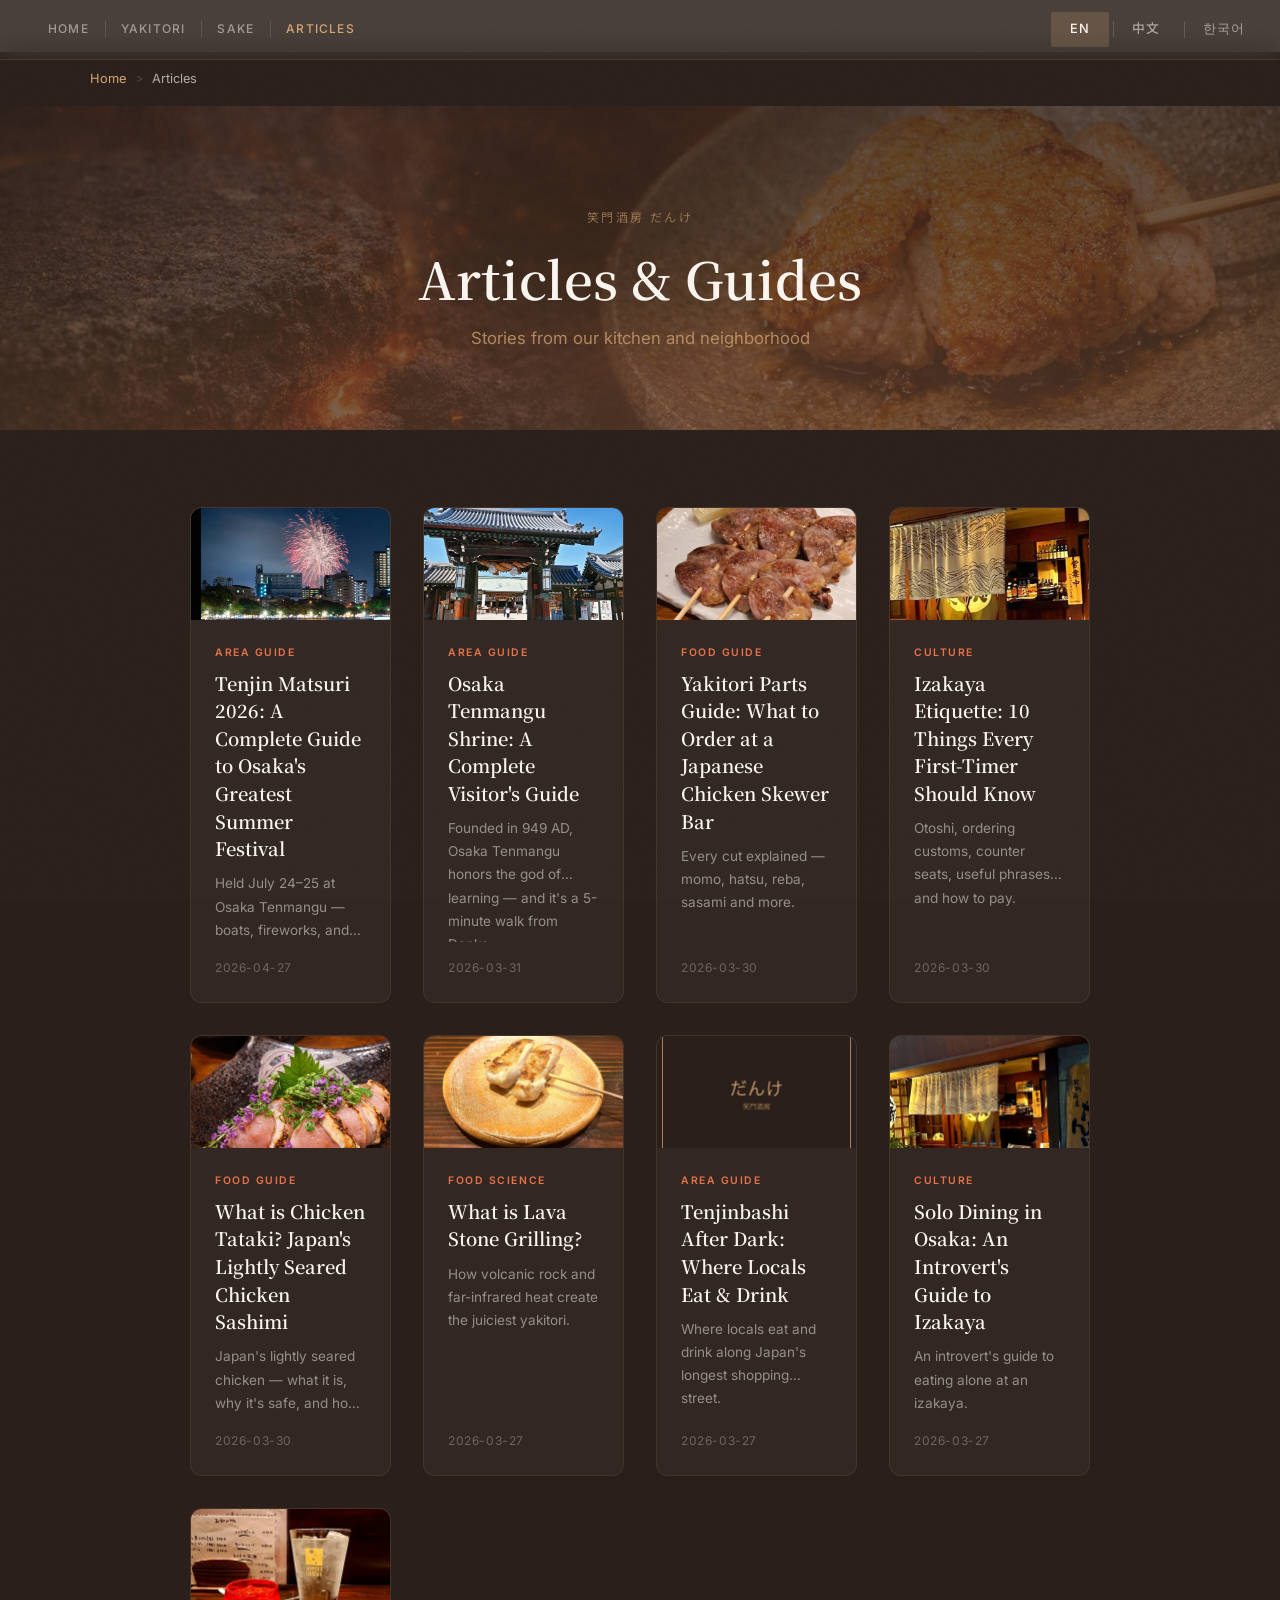
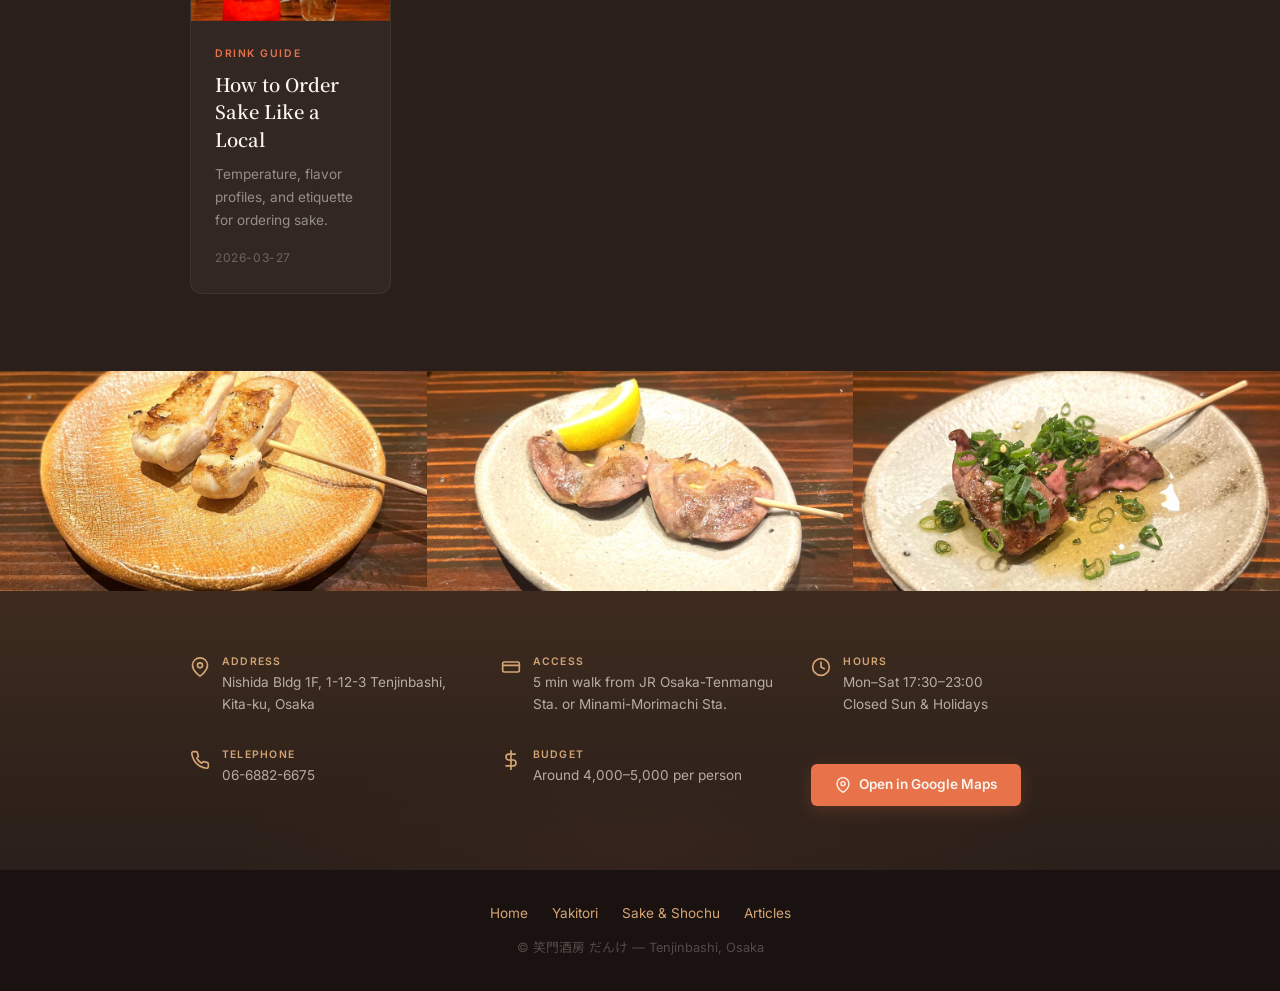
<file: articles/index.html>
<!DOCTYPE html>
<html lang="en" prefix="og: http://ogp.me/ns#">
<head>
<meta charset="UTF-8">
<link rel="icon" href="/danke-lp/favicon.ico" sizes="32x32">
<link rel="icon" href="/danke-lp/favicon-192.png" sizes="192x192" type="image/png">
<link rel="apple-touch-icon" href="/danke-lp/apple-touch-icon.png">
<meta name="viewport" content="width=device-width, initial-scale=1.0">
<title>Articles & Guides - Danke Izakaya</title>
<meta name="description" content="Stories from our kitchen and neighborhood. Guides to yakitori, sake, solo dining, and exploring Tenjinbashi — from Danke Izakaya, Osaka.">
<meta name="robots" content="index, follow">
<link rel="canonical" href="https://haute-manmoto.github.io/danke-lp/articles/">

<!-- Open Graph -->
<meta property="og:title" content="Articles & Guides - Danke Izakaya">
<meta property="og:description" content="Stories from our kitchen and neighborhood. Guides to yakitori, sake, solo dining, and exploring Tenjinbashi.">
<meta property="og:type" content="website">
<meta property="og:url" content="https://haute-manmoto.github.io/danke-lp/articles/">
<meta property="og:image" content="https://haute-manmoto.github.io/danke-lp/images/hero-desktop.jpg">
<meta property="og:image:width" content="800">
<meta property="og:image:height" content="800">
<meta property="og:locale" content="en_US">
<meta property="og:locale:alternate" content="zh_CN">
<meta property="og:locale:alternate" content="ko_KR">
<meta property="og:site_name" content="笑門酒房 だんけ | Danke Izakaya">

<!-- Twitter Card -->
<meta name="twitter:card" content="summary_large_image">
<meta name="twitter:title" content="Articles & Guides - Danke Izakaya">
<meta name="twitter:description" content="Stories from our kitchen and neighborhood. Guides to yakitori, sake, solo dining, and exploring Tenjinbashi.">
<meta name="twitter:image" content="https://haute-manmoto.github.io/danke-lp/images/hero-desktop.jpg">

<link rel="preconnect" href="https://fonts.googleapis.com">
<link rel="preconnect" href="https://fonts.gstatic.com" crossorigin>
<link href="https://fonts.googleapis.com/css2?family=Inter:wght@400;500;600&family=Noto+Sans+JP:wght@400;500;700&family=Noto+Serif+JP:wght@400;600;700&display=swap" rel="stylesheet">
<link rel="stylesheet" href="../css/style.css">
</head>

<body data-active-lang="en">

<!-- ===================== LANGUAGE SWITCHER & NAV ===================== -->
<nav class="lang-switcher" role="navigation" aria-label="Language and Navigation">
  <div class="site-nav">
    <a href="../" class="site-nav__link">Home</a>
    <a href="../menu/yakitori/" class="site-nav__link">
      <span data-lang="en">Yakitori</span>
      <span data-lang="zh">烤鸡串</span>
      <span data-lang="ko">야키토리</span>
    </a>
    <a href="../menu/sake-shochu/" class="site-nav__link">
      <span data-lang="en">Sake</span>
      <span data-lang="zh">清酒</span>
      <span data-lang="ko">사케</span>
    </a>
    <a class="site-nav__link active">
      <span data-lang="en">Articles</span>
      <span data-lang="zh">文章</span>
      <span data-lang="ko">기사</span>
    </a>
  </div>
  <div>
    <button class="lang-btn active" data-switch-lang="en" aria-label="English">EN</button>
    <button class="lang-btn" data-switch-lang="zh" aria-label="Chinese">中文</button>
    <button class="lang-btn" data-switch-lang="ko" aria-label="Korean">한국어</button>
  </div>
</nav>

<!-- ===================== BREADCRUMB ===================== -->
<nav class="breadcrumb" aria-label="Breadcrumb">
  <ol>
    <li><a href="../">Home</a></li>
    <li>
      <span class="current">
        <span data-lang="en">Articles</span>
        <span data-lang="zh">文章</span>
        <span data-lang="ko">기사</span>
      </span>
    </li>
  </ol>
</nav>

<!-- ===================== PAGE HEADER ===================== -->
<header class="page-header">
  <p class="section-label reveal" style="color:rgba(212,165,116,0.6);">笑門酒房 だんけ</p>
  <h1 class="reveal" style="transition-delay:0.1s">
    <span data-lang="en">Articles &amp; Guides</span>
    <span data-lang="zh">文章与指南</span>
    <span data-lang="ko">기사 및 가이드</span>
  </h1>
  <p class="page-header-sub reveal" style="transition-delay:0.2s">
    <span data-lang="en">Stories from our kitchen and neighborhood</span>
    <span data-lang="zh">来自我们厨房与街区的故事</span>
    <span data-lang="ko">우리 주방과 동네에서 전하는 이야기</span>
  </p>
</header>

<!-- ===================== ARTICLES GRID ===================== -->
<section style="background:var(--dark); padding:clamp(3rem,6vw,5rem) clamp(1rem,4vw,2rem);">
  <div style="max-width:900px; margin:0 auto;">
    <div class="articles-grid" style="padding:0;">
<!-- ARTICLES_LIST_START -->
      <a href="tenjin-matsuri-guide/" class="article-card reveal" style="text-decoration:none;">
        <div class="article-card-thumb">
          <img src="../images/article-tenjin-matsuri.jpg" alt="Tenjin Matsuri 2026: A Complete Guide to Osaka's Greatest Summer Festival" loading="lazy">
        </div>
        <div class="article-card-body">
          <span class="article-card-tag">
            <span data-lang="en">Area Guide</span>
            <span data-lang="zh">地区指南</span>
            <span data-lang="ko">지역 가이드</span>
          </span>
          <h3 class="article-card-title">
            <span data-lang="en">Tenjin Matsuri 2026: A Complete Guide to Osaka's Greatest Summer Festival</span>
            <span data-lang="zh">天神祭 2026：大阪夏季最盛大祭典完全指南</span>
            <span data-lang="ko">텐진 마쓰리 2026: 오사카 최대 여름 축제 완벽 가이드</span>
          </h3>
          <p class="article-card-excerpt">
            <span data-lang="en">Held July 24–25 at Osaka Tenmangu — boats, fireworks, and 1,000 years of history, just 5 minutes from Danke.</span>
            <span data-lang="zh">7月24日至25日在大阪天满宫举行——船渡御、烟花、千年传承，距离だんけ仅5分钟。</span>
            <span data-lang="ko">7월 24~25일 오사카 덴만구에서 열리는 — 선상 행렬, 불꽃놀이, 1,000년 역사. だんけ에서 도보 5분.</span>
          </p>
          <time class="article-card-date" datetime="2026-04-27">2026-04-27</time>
        </div>
      </a>
      <a href="osaka-tenmangu-guide/" class="article-card reveal" style="text-decoration:none;">
        <div class="article-card-thumb">
          <img src="../images/article-tenmangu.jpg" alt="Osaka Tenmangu Shrine: A Complete Visitor's Guide" loading="lazy">
        </div>
        <div class="article-card-body">
          <span class="article-card-tag">
            <span data-lang="en">Area Guide</span>
            <span data-lang="zh">地区指南</span>
            <span data-lang="ko">지역 가이드</span>
          </span>
          <h3 class="article-card-title">
            <span data-lang="en">Osaka Tenmangu Shrine: A Complete Visitor's Guide</span>
            <span data-lang="zh">大阪天满宫：完整参观指南</span>
            <span data-lang="ko">오사카 덴만구: 완벽한 방문 가이드</span>
          </h3>
          <p class="article-card-excerpt">
            <span data-lang="en">Founded in 949 AD, Osaka Tenmangu honors the god of learning — and it's a 5-minute walk from Danke.</span>
            <span data-lang="zh">建于公元949年的大阪天满宫供奉学问之神，距离だんけ仅5分钟步程。</span>
            <span data-lang="ko">949년에 창건된 오사카 덴만구는 학문의 신을 모시며, だんけ에서 도보 5분 거리입니다.</span>
          </p>
          <time class="article-card-date" datetime="2026-03-31">2026-03-31</time>
        </div>
      </a>
      <a href="yakitori-parts-guide/" class="article-card reveal" style="text-decoration:none;">
        <div class="article-card-thumb">
          <img src="../images/article-yakitori-parts.jpg" alt="Yakitori Parts Guide: What to Order at a Japanese Chicken Skewer Bar" loading="lazy">
        </div>
        <div class="article-card-body">
          <span class="article-card-tag">
            <span data-lang="en">Food Guide</span>
            <span data-lang="zh">美食指南</span>
            <span data-lang="ko">음식 가이드</span>
          </span>
          <h3 class="article-card-title">
            <span data-lang="en">Yakitori Parts Guide: What to Order at a Japanese Chicken Skewer Bar</span>
            <span data-lang="zh">烤鸡串部位指南：如何点菜</span>
            <span data-lang="ko">야키토리 부위 가이드: 어떤 메뉴를 주문할까</span>
          </h3>
          <p class="article-card-excerpt">
            <span data-lang="en">Every cut explained — momo, hatsu, reba, sasami and more.</span>
            <span data-lang="zh">各部位详解——鸡腿、鸡心、鸡肝、鸡里脊等。</span>
            <span data-lang="ko">모든 부위 해설 — 모모, 하츠, 레바, 사사미 등.</span>
          </p>
          <time class="article-card-date" datetime="2026-03-30">2026-03-30</time>
        </div>
      </a>
      <a href="izakaya-etiquette-guide/" class="article-card reveal" style="text-decoration:none;">
        <div class="article-card-thumb">
          <img src="../images/article-izakaya-etiquette.jpg" alt="Izakaya Etiquette: 10 Things Every First-Timer Should Know" loading="lazy">
        </div>
        <div class="article-card-body">
          <span class="article-card-tag">
            <span data-lang="en">Culture</span>
            <span data-lang="zh">文化</span>
            <span data-lang="ko">문화</span>
          </span>
          <h3 class="article-card-title">
            <span data-lang="en">Izakaya Etiquette: 10 Things Every First-Timer Should Know</span>
            <span data-lang="zh">居酒屋礼仪：初次光顾必知的10件事</span>
            <span data-lang="ko">이자카야 에티켓: 처음 방문자가 알아야 할 10가지</span>
          </h3>
          <p class="article-card-excerpt">
            <span data-lang="en">Otoshi, ordering customs, counter seats, useful phrases, and how to pay.</span>
            <span data-lang="zh">お通し、点单习惯、吧台座位、常用语及结账方式。</span>
            <span data-lang="ko">오토시, 주문 방식, 카운터석, 유용한 표현, 계산 방법.</span>
          </p>
          <time class="article-card-date" datetime="2026-03-30">2026-03-30</time>
        </div>
      </a>
      <a href="chicken-tataki-guide/" class="article-card reveal" style="text-decoration:none;">
        <div class="article-card-thumb">
          <img src="../images/article-chicken-tataki.jpg" alt="What is Chicken Tataki? Japan's Lightly Seared Chicken Sashimi" loading="lazy">
        </div>
        <div class="article-card-body">
          <span class="article-card-tag">
            <span data-lang="en">Food Guide</span>
            <span data-lang="zh">美食指南</span>
            <span data-lang="ko">음식 가이드</span>
          </span>
          <h3 class="article-card-title">
            <span data-lang="en">What is Chicken Tataki? Japan's Lightly Seared Chicken Sashimi</span>
            <span data-lang="zh">鸡肉塔塔基是什么？日本轻炙鸡肉刺身</span>
            <span data-lang="ko">닭 타타키란? 일본의 살짝 구운 닭고기 사시미</span>
          </h3>
          <p class="article-card-excerpt">
            <span data-lang="en">Japan's lightly seared chicken — what it is, why it's safe, and how to eat it.</span>
            <span data-lang="zh">日本轻炙鸡肉刺身——是什么、为何安全、如何享用。</span>
            <span data-lang="ko">일본의 살짝 구운 닭고기 사시미 — 정체, 안전성, 먹는 법.</span>
          </p>
          <time class="article-card-date" datetime="2026-03-30">2026-03-30</time>
        </div>
      </a>
      <a href="lava-stone-grilling/" class="article-card reveal" style="text-decoration:none;">
        <div class="article-card-thumb">
          <img src="../images/momo-thumb.jpg" alt="What is Lava Stone Grilling?" loading="lazy">
        </div>
        <div class="article-card-body">
          <span class="article-card-tag">
            <span data-lang="en">Food Science</span>
            <span data-lang="zh">美食科学</span>
            <span data-lang="ko">음식 과학</span>
          </span>
          <h3 class="article-card-title">
            <span data-lang="en">What is Lava Stone Grilling?</span>
            <span data-lang="zh">熔岩石烧烤是什么？</span>
            <span data-lang="ko">용암석 그릴이란?</span>
          </h3>
          <p class="article-card-excerpt">
            <span data-lang="en">How volcanic rock and far-infrared heat create the juiciest yakitori.</span>
            <span data-lang="zh">火山岩和远红外线如何创造最多汁的烤鸡串。</span>
            <span data-lang="ko">화산암과 원적외선이 가장 촉촉한 야키토리를 만드는 방법.</span>
          </p>
          <time class="article-card-date" datetime="2026-03-27">2026-03-27</time>
        </div>
      </a>
      <a href="tenjinbashi-after-dark/" class="article-card reveal" style="text-decoration:none;">
        <div class="article-card-thumb">
          <img src="../images/article-tenjinbashi.jpg" alt="Tenjinbashi After Dark: Where Locals Eat & Drink" loading="lazy">
        </div>
        <div class="article-card-body">
          <span class="article-card-tag">
            <span data-lang="en">Area Guide</span>
            <span data-lang="zh">地区指南</span>
            <span data-lang="ko">지역 가이드</span>
          </span>
          <h3 class="article-card-title">
            <span data-lang="en">Tenjinbashi After Dark: Where Locals Eat & Drink</span>
            <span data-lang="zh">天神桥之夜：当地人的觅食地</span>
            <span data-lang="ko">텐진바시의 밤: 현지인들의 맛집</span>
          </h3>
          <p class="article-card-excerpt">
            <span data-lang="en">Where locals eat and drink along Japan's longest shopping street.</span>
            <span data-lang="zh">在日本最长的商店街上，当地人在哪里吃喝。</span>
            <span data-lang="ko">일본에서 가장 긴 상점가에서 현지인들이 먹고 마시는 곳.</span>
          </p>
          <time class="article-card-date" datetime="2026-03-27">2026-03-27</time>
        </div>
      </a>
      <a href="solo-dining-osaka/" class="article-card reveal" style="text-decoration:none;">
        <div class="article-card-thumb">
          <img src="../images/article-solo-dining-new.jpg" alt="Solo Dining in Osaka: An Introvert's Guide to Izakaya" loading="lazy">
        </div>
        <div class="article-card-body">
          <span class="article-card-tag">
            <span data-lang="en">Culture</span>
            <span data-lang="zh">文化</span>
            <span data-lang="ko">문화</span>
          </span>
          <h3 class="article-card-title">
            <span data-lang="en">Solo Dining in Osaka: An Introvert's Guide to Izakaya</span>
            <span data-lang="zh">大阪一人食：内向者的居酒屋指南</span>
            <span data-lang="ko">오사카 혼밥: 내향인을 위한 이자카야 가이드</span>
          </h3>
          <p class="article-card-excerpt">
            <span data-lang="en">An introvert's guide to eating alone at an izakaya.</span>
            <span data-lang="zh">内向者的居酒屋一人食指南。</span>
            <span data-lang="ko">내향인을 위한 이자카야 혼밥 가이드.</span>
          </p>
          <time class="article-card-date" datetime="2026-03-27">2026-03-27</time>
        </div>
      </a>
      <a href="how-to-order-sake/" class="article-card reveal" style="text-decoration:none;">
        <div class="article-card-thumb">
          <img src="../images/article-sake-new.jpg" alt="How to Order Sake Like a Local" loading="lazy">
        </div>
        <div class="article-card-body">
          <span class="article-card-tag">
            <span data-lang="en">Drink Guide</span>
            <span data-lang="zh">饮品指南</span>
            <span data-lang="ko">음료 가이드</span>
          </span>
          <h3 class="article-card-title">
            <span data-lang="en">How to Order Sake Like a Local</span>
            <span data-lang="zh">像当地人一样点清酒</span>
            <span data-lang="ko">현지인처럼 사케 주문하기</span>
          </h3>
          <p class="article-card-excerpt">
            <span data-lang="en">Temperature, flavor profiles, and etiquette for ordering sake.</span>
            <span data-lang="zh">清酒的温度、风味和点酒礼仪。</span>
            <span data-lang="ko">사케의 온도, 풍미 프로필, 주문 에티켓.</span>
          </p>
          <time class="article-card-date" datetime="2026-03-27">2026-03-27</time>
        </div>
      </a>
<!-- ARTICLES_LIST_END -->
    </div>
  </div>
</section>

<!-- ===================== FOOD PHOTO CAROUSEL ===================== -->
<div class="food-strip">
  <img src="../images/momo.jpg" alt="Momo yakitori" loading="lazy">
  <img src="../images/hatsu.jpg" alt="Hatsu yakitori" loading="lazy">
  <img src="../images/reba.jpg" alt="Reba yakitori" loading="lazy">
  <img src="../images/sasami.jpg" alt="Sasami yakitori" loading="lazy">
  <img src="../images/shiitake.jpg" alt="Shiitake yakitori" loading="lazy">
  <img src="../images/toridon.jpg" alt="Toridon" loading="lazy">
</div>

<!-- ===================== STORE INFO COMPACT ===================== -->
<section class="store-info-compact">
  <div class="store-info-compact-inner">
    <div class="store-info-compact-item reveal">
      <svg class="compact-icon" viewBox="0 0 24 24" fill="none" stroke="currentColor" stroke-width="2" stroke-linecap="round" stroke-linejoin="round" aria-hidden="true">
        <path d="M21 10c0 7-9 13-9 13s-9-6-9-13a9 9 0 0 1 18 0z"/>
        <circle cx="12" cy="10" r="3"/>
      </svg>
      <div>
        <h4>
          <span data-lang="en">Address</span>
          <span data-lang="zh">地址</span>
          <span data-lang="ko">주소</span>
        </h4>
        <p>
          <span data-lang="en">Nishida Bldg 1F, 1-12-3 Tenjinbashi, Kita-ku, Osaka</span>
          <span data-lang="zh">大阪府大阪市北区天神桥1-12-3 西田大楼 1F</span>
          <span data-lang="ko">오사카부 오사카시 기타구 텐진바시 1-12-3 니시다빌딩 1F</span>
        </p>
      </div>
    </div>

    <div class="store-info-compact-item reveal">
      <svg class="compact-icon" viewBox="0 0 24 24" fill="none" stroke="currentColor" stroke-width="2" stroke-linecap="round" stroke-linejoin="round" aria-hidden="true">
        <rect x="2" y="6" width="20" height="12" rx="2"/>
        <path d="M2,10 L22,10"/>
      </svg>
      <div>
        <h4>
          <span data-lang="en">Access</span>
          <span data-lang="zh">交通</span>
          <span data-lang="ko">교통</span>
        </h4>
        <p>
          <span data-lang="en">5 min walk from JR Osaka-Tenmangu Sta. or Minami-Morimachi Sta.</span>
          <span data-lang="zh">从JR大阪天满宫站或地铁南森町站步行5分钟</span>
          <span data-lang="ko">JR 오사카텐만구역 또는 미나미모리마치역에서 도보 5분</span>
        </p>
      </div>
    </div>

    <div class="store-info-compact-item reveal">
      <svg class="compact-icon" viewBox="0 0 24 24" fill="none" stroke="currentColor" stroke-width="2" stroke-linecap="round" stroke-linejoin="round" aria-hidden="true">
        <circle cx="12" cy="12" r="10"/>
        <polyline points="12 6 12 12 16 14"/>
      </svg>
      <div>
        <h4>
          <span data-lang="en">Hours</span>
          <span data-lang="zh">营业时间</span>
          <span data-lang="ko">영업시간</span>
        </h4>
        <p>
          <span data-lang="en">Mon&ndash;Sat 17:30&ndash;23:00<br>Closed Sun &amp; Holidays</span>
          <span data-lang="zh">周一至周六 17:30&ndash;23:00<br>周日及节假日休息</span>
          <span data-lang="ko">월&ndash;토 17:30&ndash;23:00<br>일요일·공휴일 휴무</span>
        </p>
      </div>
    </div>

    <div class="store-info-compact-item reveal">
      <svg class="compact-icon" viewBox="0 0 24 24" fill="none" stroke="currentColor" stroke-width="2" stroke-linecap="round" stroke-linejoin="round" aria-hidden="true">
        <path d="M22 16.92v3a2 2 0 0 1-2.18 2 19.79 19.79 0 0 1-8.63-3.07 19.5 19.5 0 0 1-6-6 19.79 19.79 0 0 1-3.07-8.67A2 2 0 0 1 4.11 2h3a2 2 0 0 1 2 1.72c.127.96.361 1.903.7 2.81a2 2 0 0 1-.45 2.11L8.09 9.91a16 16 0 0 0 6 6l1.27-1.27a2 2 0 0 1 2.11-.45c.907.339 1.85.573 2.81.7A2 2 0 0 1 22 16.92z"/>
      </svg>
      <div>
        <h4>
          <span data-lang="en">Telephone</span>
          <span data-lang="zh">电话</span>
          <span data-lang="ko">전화</span>
        </h4>
        <p><a href="tel:06-6882-6675">06-6882-6675</a></p>
      </div>
    </div>

    <div class="store-info-compact-item reveal">
      <svg class="compact-icon" viewBox="0 0 24 24" fill="none" stroke="currentColor" stroke-width="2" stroke-linecap="round" stroke-linejoin="round" aria-hidden="true">
        <line x1="12" y1="1" x2="12" y2="23"/>
        <path d="M17 5H9.5a3.5 3.5 0 0 0 0 7h5a3.5 3.5 0 0 1 0 7H6"/>
      </svg>
      <div>
        <h4>
          <span data-lang="en">Budget</span>
          <span data-lang="zh">预算</span>
          <span data-lang="ko">예산</span>
        </h4>
        <p>
          <span data-lang="en">Around 4,000&ndash;5,000 per person</span>
          <span data-lang="zh">约4,000&ndash;5,000日元/人</span>
          <span data-lang="ko">1인당 약 4,000&ndash;5,000엔</span>
        </p>
      </div>
    </div>

    <div class="store-info-compact-item reveal" style="align-items:center;">
      <a href="https://www.google.com/maps/search/笑門酒房+だんけ+天神橋" target="_blank" rel="noopener noreferrer" class="compact-cta">
        <svg viewBox="0 0 24 24" width="16" height="16" fill="none" stroke="currentColor" stroke-width="2" stroke-linecap="round" stroke-linejoin="round" aria-hidden="true">
          <path d="M21 10c0 7-9 13-9 13s-9-6-9-13a9 9 0 0 1 18 0z"/>
          <circle cx="12" cy="10" r="3"/>
        </svg>
        <span data-lang="en">Open in Google Maps</span>
        <span data-lang="zh">在Google Maps中打开</span>
        <span data-lang="ko">Google Maps에서 열기</span>
      </a>
    </div>
  </div>
</section>

<!-- ===================== FOOTER ===================== -->
<footer class="footer">
  <nav style="margin-bottom:0.75rem; display:flex; gap:1.5rem; justify-content:center; flex-wrap:wrap; font-size:0.85rem;">
    <a href="../" style="color:var(--amber); text-decoration:none;">Home</a>
    <a href="../menu/yakitori/" style="color:var(--amber); text-decoration:none;">
      <span data-lang="en">Yakitori</span><span data-lang="zh">烤鸡串</span><span data-lang="ko">야키토리</span>
    </a>
    <a href="../menu/sake-shochu/" style="color:var(--amber); text-decoration:none;">
      <span data-lang="en">Sake &amp; Shochu</span><span data-lang="zh">清酒·烧酒</span><span data-lang="ko">사케·소주</span>
    </a>
    <a href="./" style="color:var(--amber); text-decoration:none;">
      <span data-lang="en">Articles</span><span data-lang="zh">文章</span><span data-lang="ko">기사</span>
    </a>
  </nav>
  <p>&copy; 笑門酒房 だんけ &mdash; Tenjinbashi, Osaka</p>
</footer>

<!-- ===================== JAVASCRIPT ===================== -->
<script>
(function() {
  'use strict';

  /* ---- Language Switcher ---- */
  var langBtns = document.querySelectorAll('[data-switch-lang]');
  langBtns.forEach(function(btn) {
    btn.addEventListener('click', function() {
      var lang = this.getAttribute('data-switch-lang');
      document.body.setAttribute('data-active-lang', lang);
      langBtns.forEach(function(b) { b.classList.remove('active'); });
      this.classList.add('active');
    });
  });

  /* ---- IntersectionObserver for reveal animations ---- */
  var prefersReduced = window.matchMedia('(prefers-reduced-motion: reduce)').matches;

  if (!prefersReduced) {
    var reveals = document.querySelectorAll('.reveal');
    var observer = new IntersectionObserver(function(entries) {
      entries.forEach(function(entry) {
        if (entry.isIntersecting) {
          entry.target.classList.add('visible');
          observer.unobserve(entry.target);
        }
      });
    }, { threshold: 0.15, rootMargin: '0px 0px -40px 0px' });

    reveals.forEach(function(el) { observer.observe(el); });
  } else {
    document.querySelectorAll('.reveal').forEach(function(el) {
      el.classList.add('visible');
    });
  }
})();
</script>

</body>
</html>
</file>
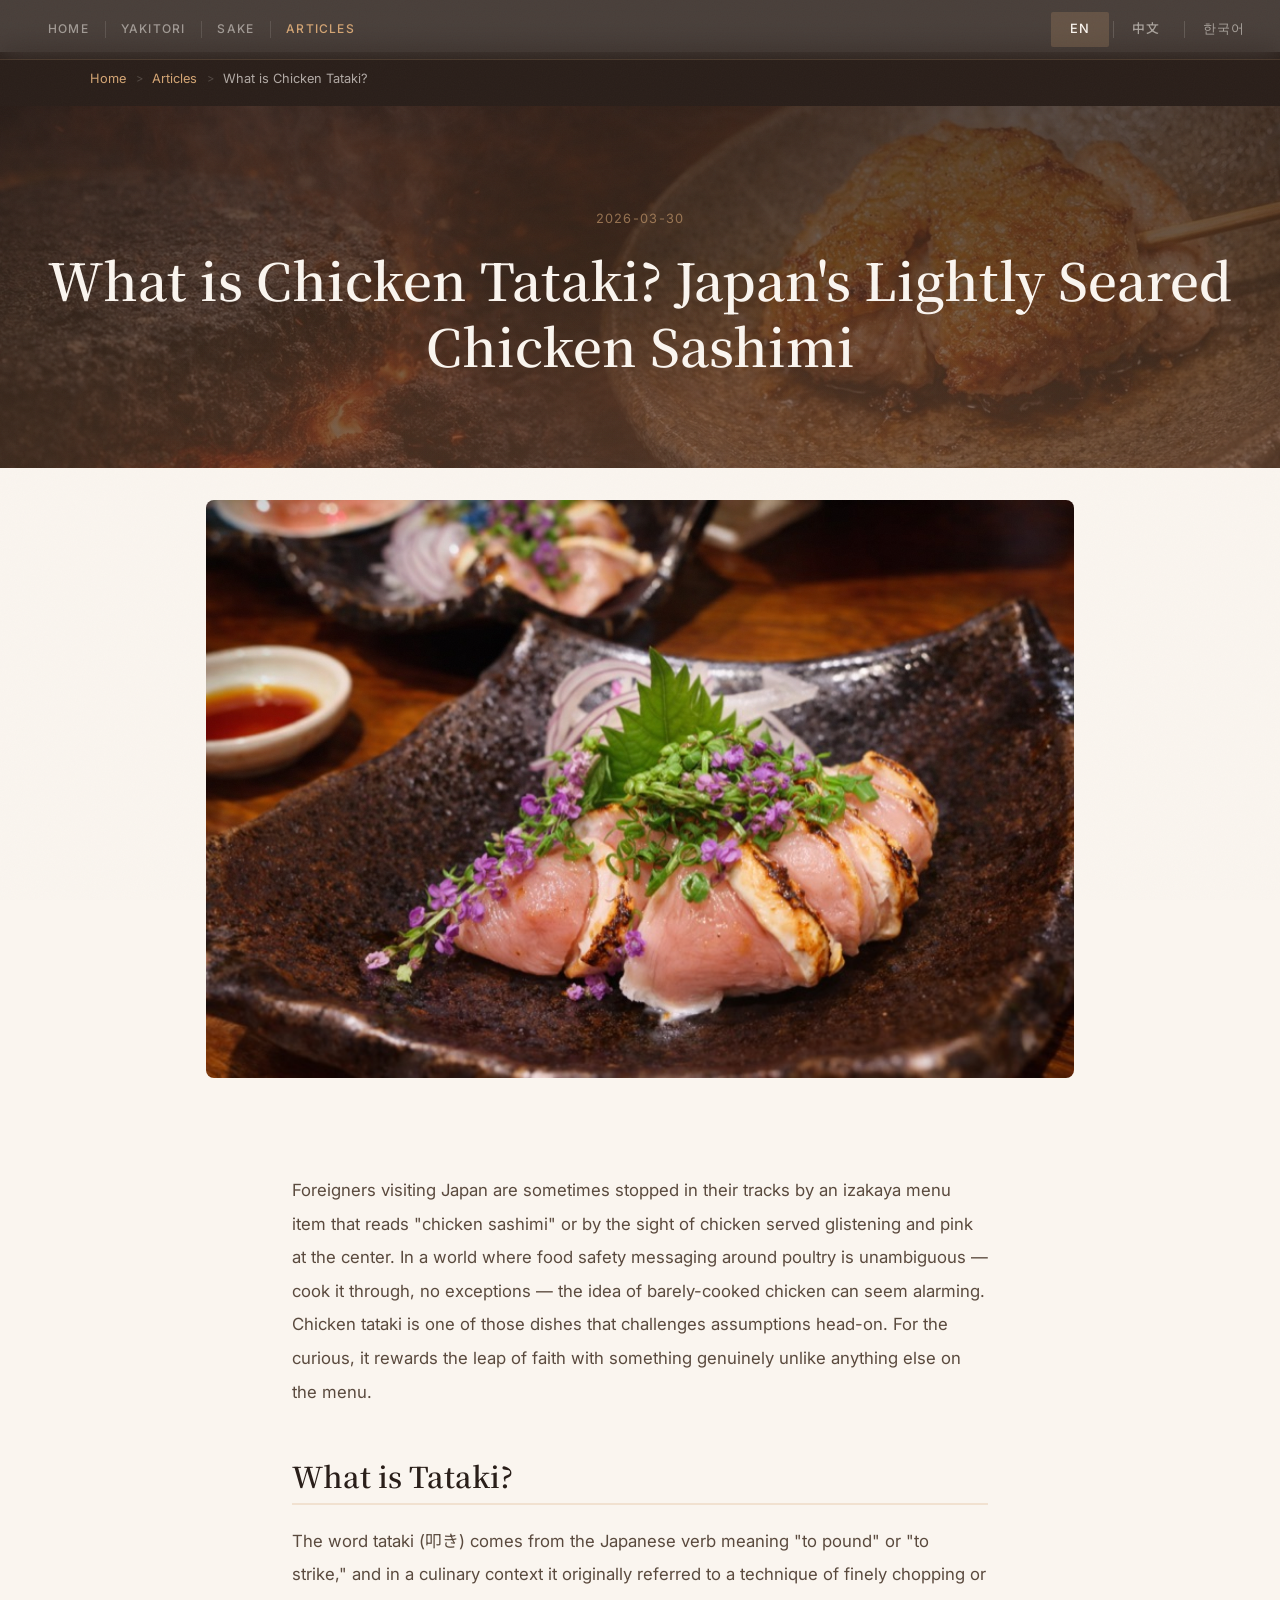
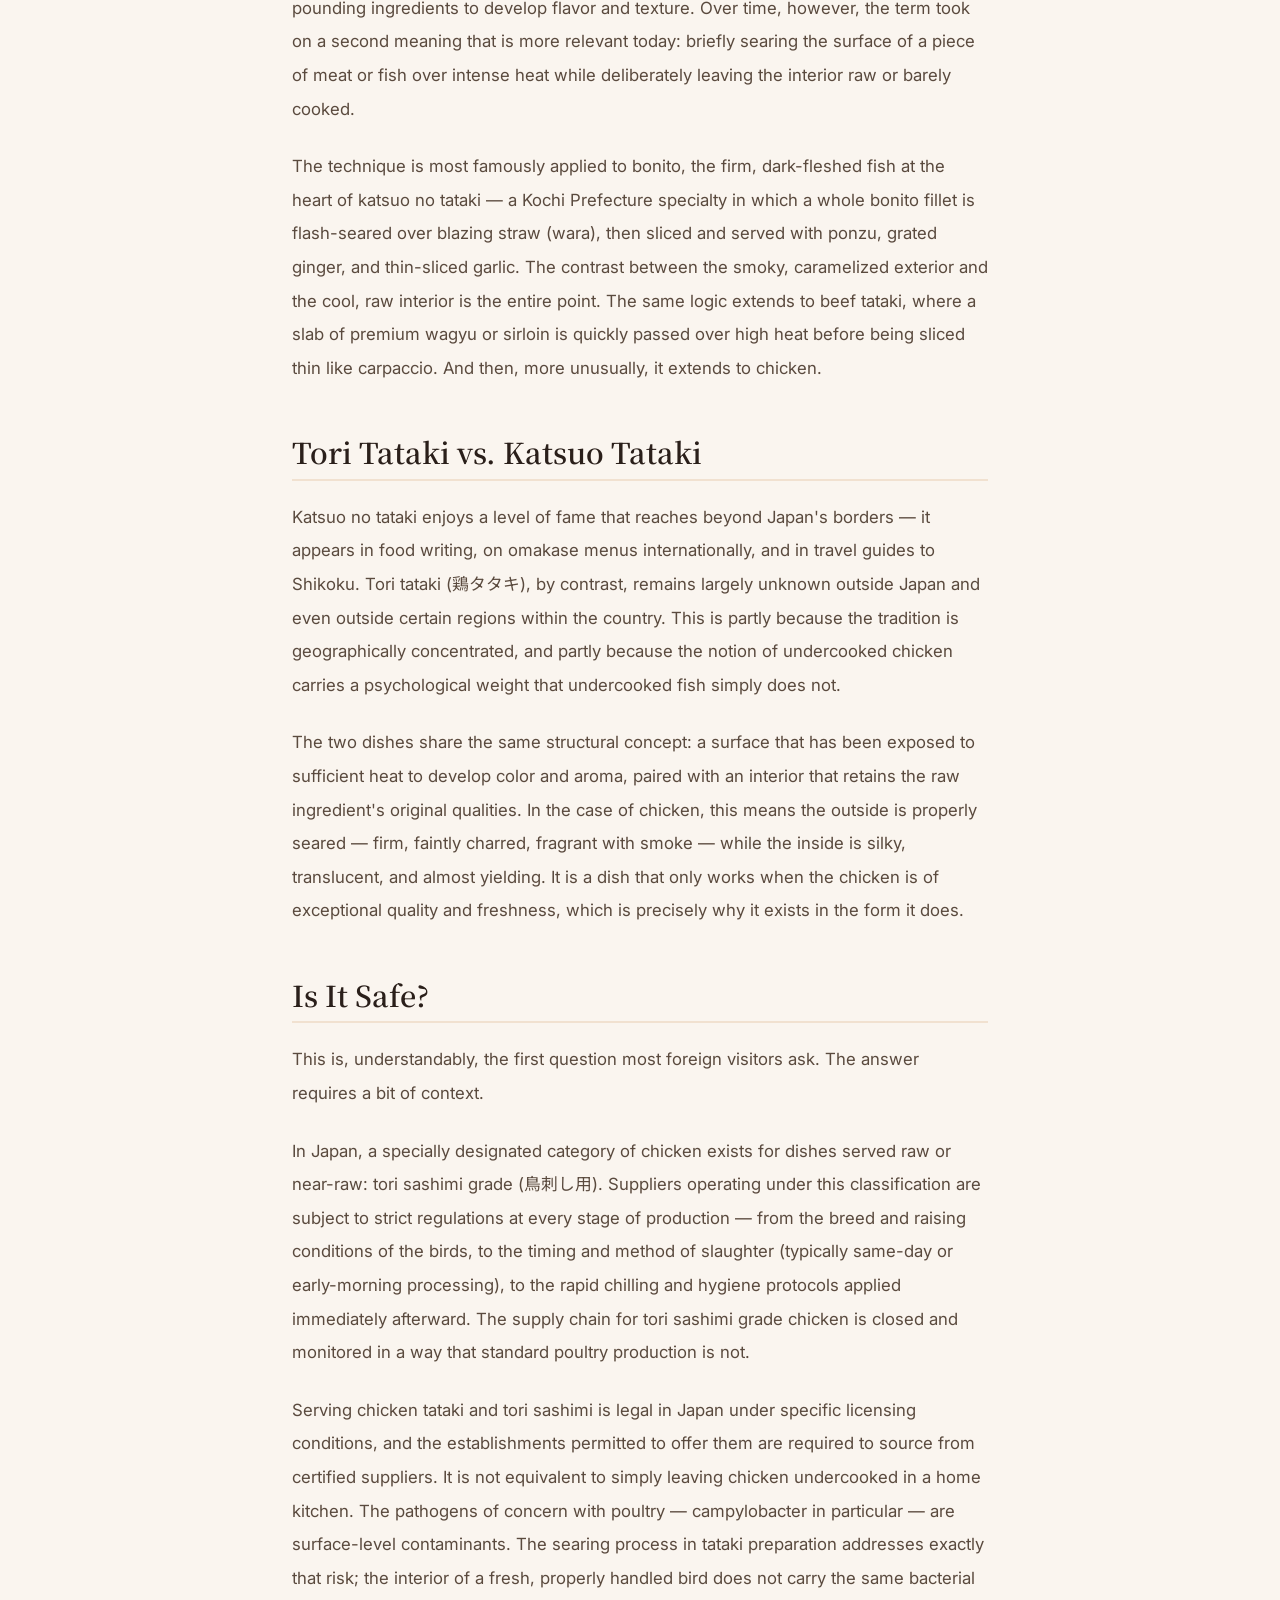
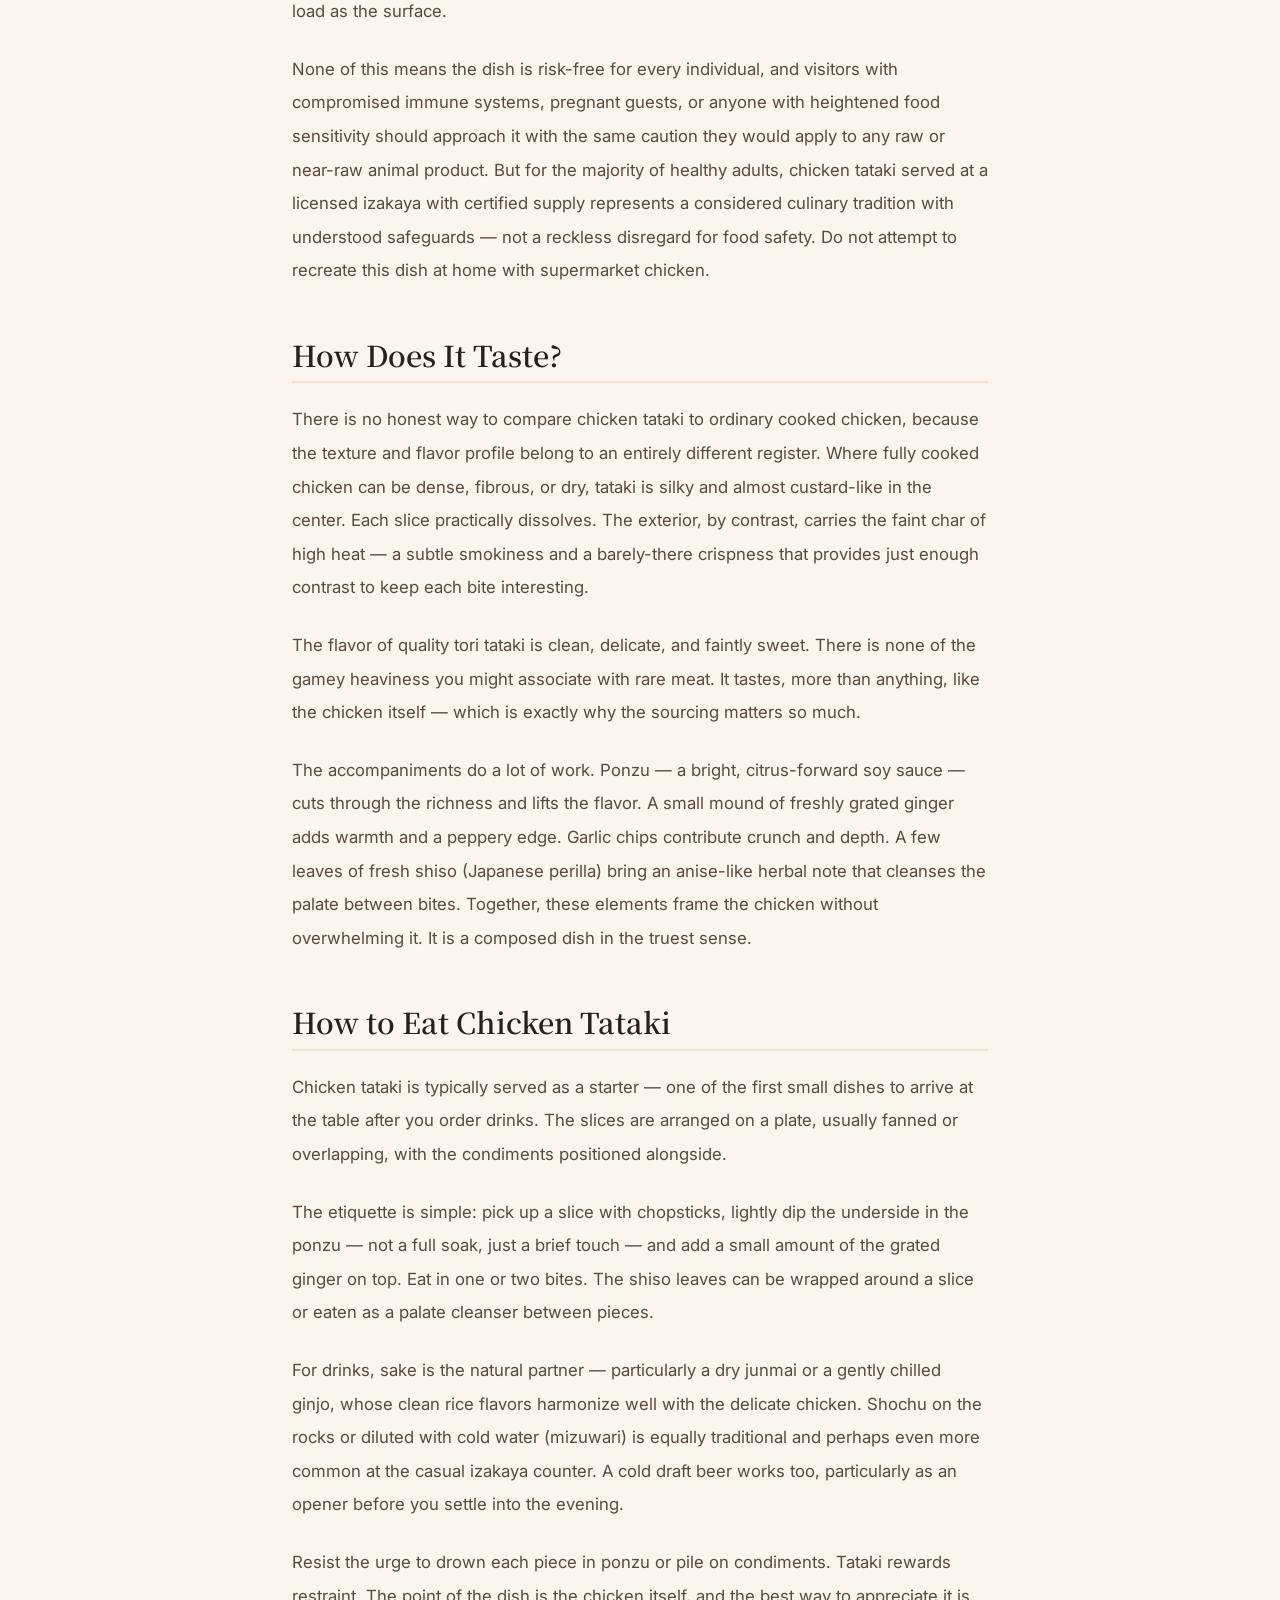
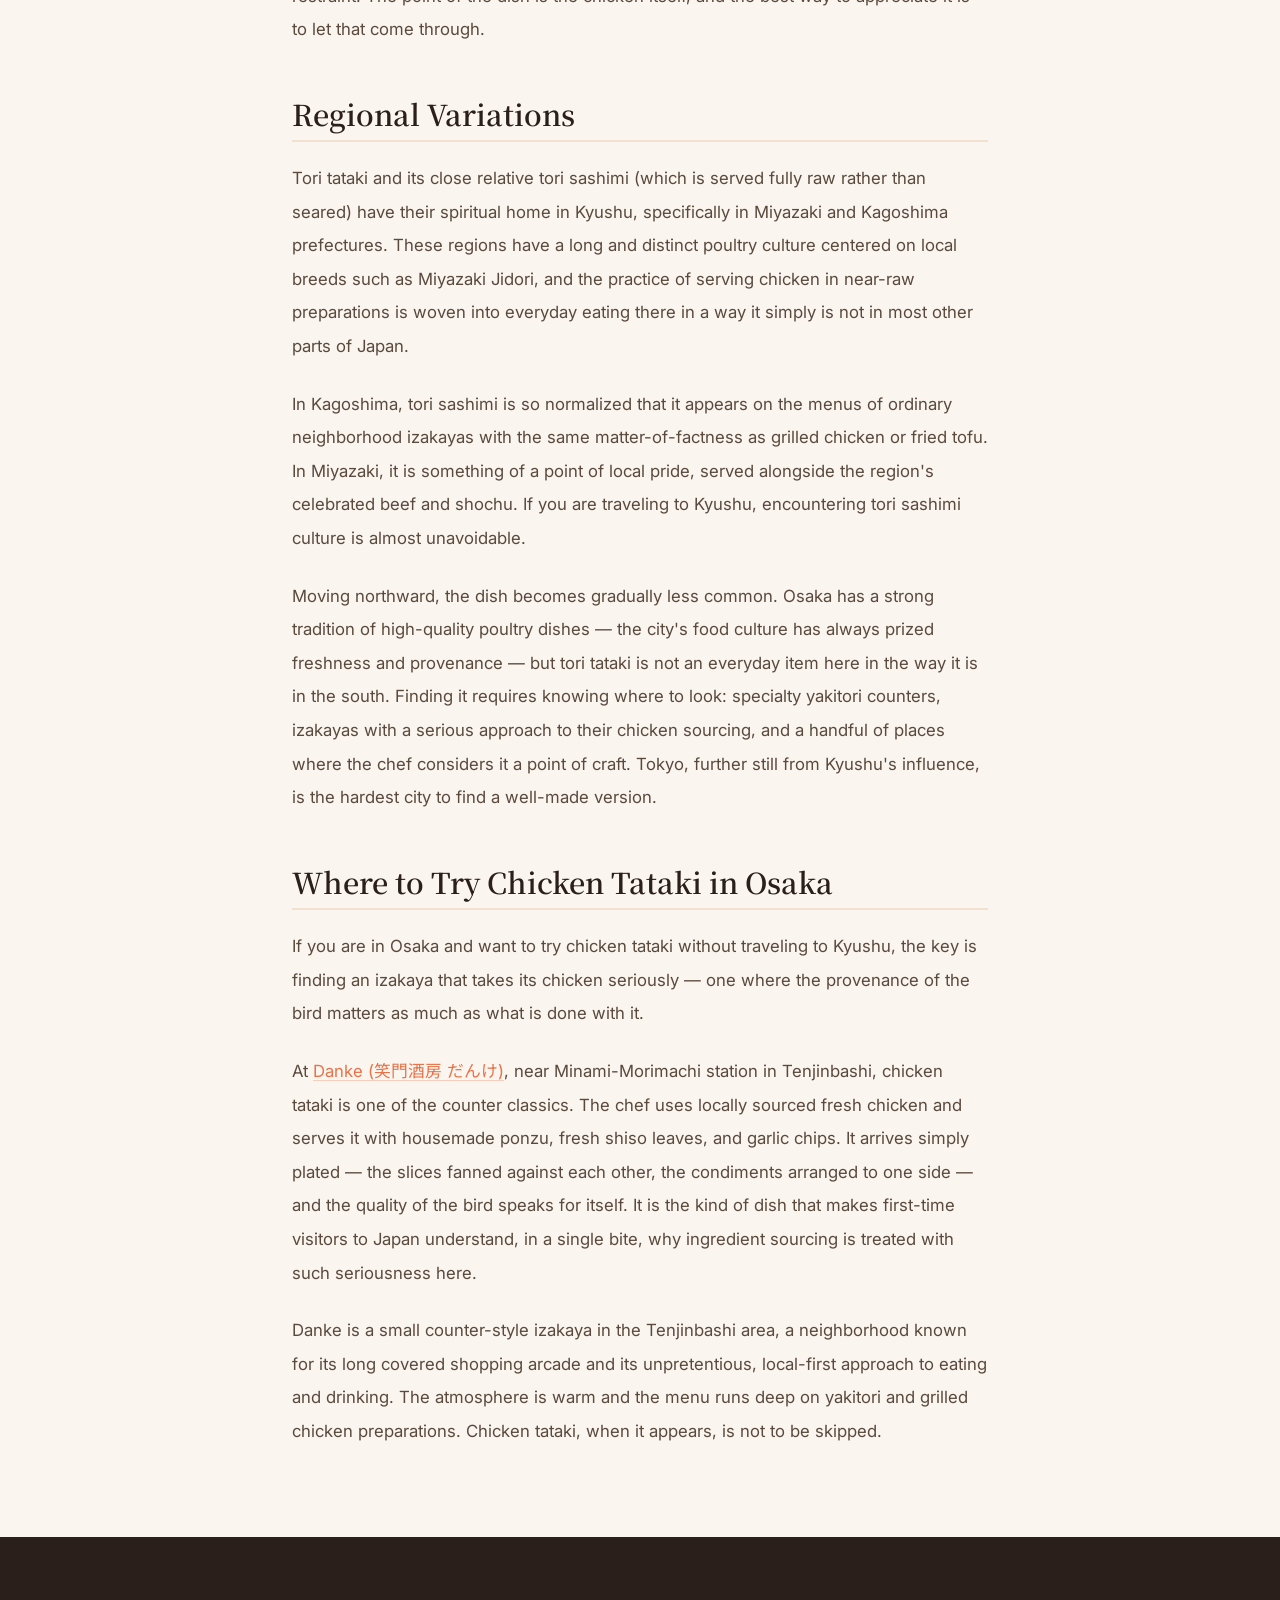
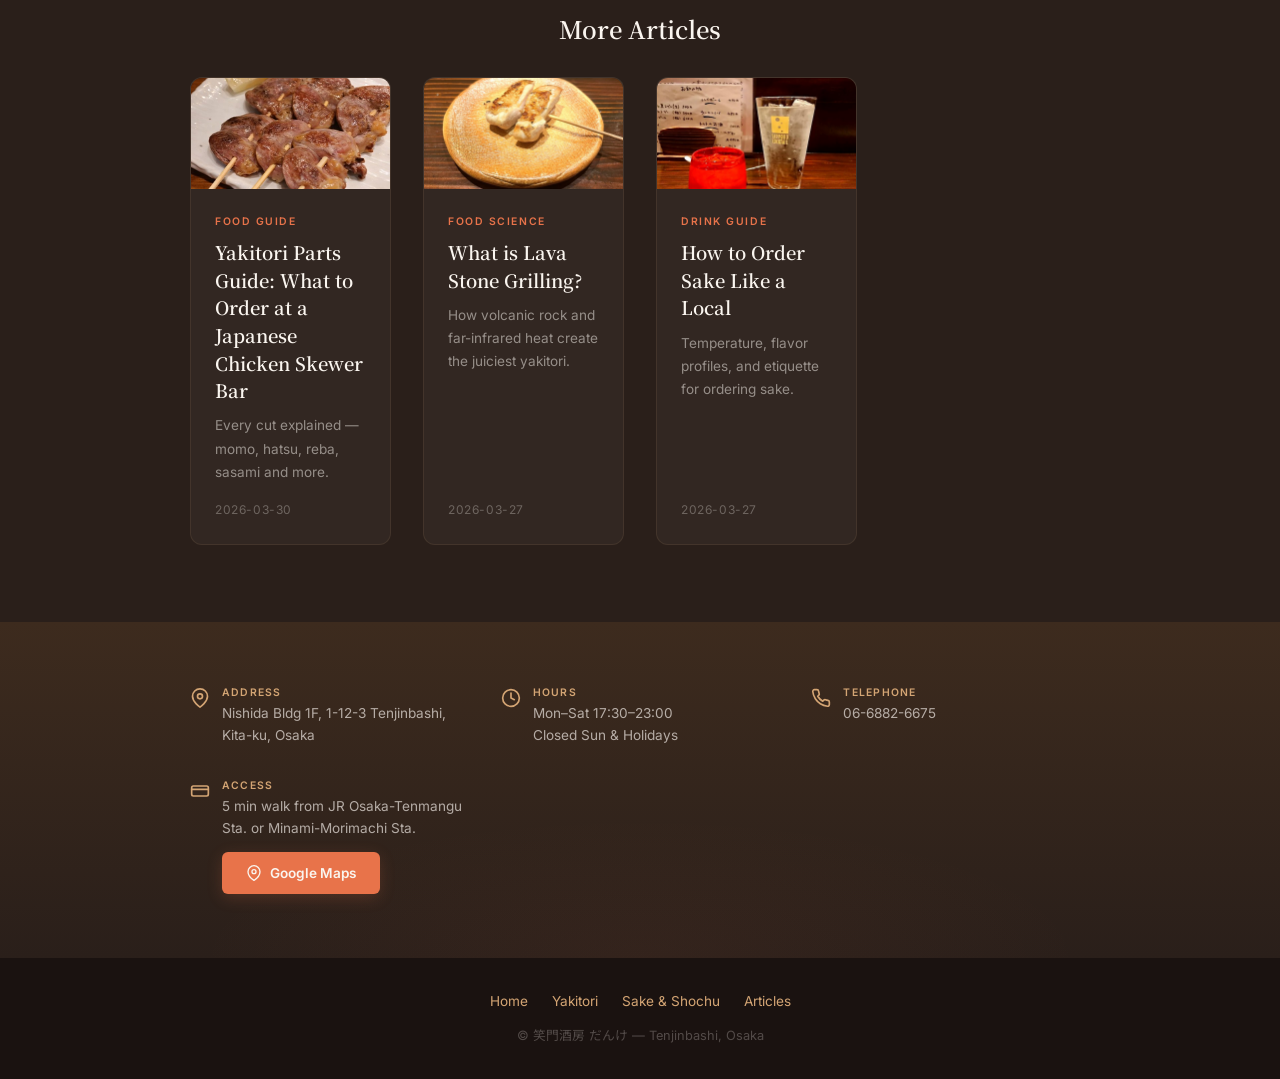
<file: articles/chicken-tataki-guide/index.html>
<!DOCTYPE html>
<html lang="en" prefix="og: http://ogp.me/ns#">
<head>
<meta charset="UTF-8">
<link rel="icon" href="/danke-lp/favicon.ico" sizes="32x32">
<link rel="icon" href="/danke-lp/favicon-192.png" sizes="192x192" type="image/png">
<link rel="apple-touch-icon" href="/danke-lp/apple-touch-icon.png">
<meta name="viewport" content="width=device-width, initial-scale=1.0">
<title>What is Chicken Tataki? Japan's Lightly Seared Chicken Sashimi - Danke Izakaya | Osaka</title>
<meta name="description" content="Chicken tataki (tori tataki) is Japan's lightly seared chicken — crisp exterior, barely-cooked inside. Learn what it is, why it's safe, how to eat it, and where to try it in Osaka.">
<meta name="robots" content="index, follow">
<link rel="canonical" href="https://haute-manmoto.github.io/danke-lp/articles/chicken-tataki-guide/">

<!-- Open Graph -->
<meta property="og:title" content="What is Chicken Tataki? Japan's Lightly Seared Chicken Sashimi - Danke Izakaya">
<meta property="og:description" content="Chicken tataki (tori tataki) is Japan's lightly seared chicken — crisp exterior, barely-cooked inside. Learn what it is, why it's safe, how to eat it, and where to try it in Osaka.">
<meta property="og:type" content="article">
<meta property="og:url" content="https://haute-manmoto.github.io/danke-lp/articles/chicken-tataki-guide/">
<meta property="og:image" content="https://haute-manmoto.github.io/danke-lp/images/article-chicken-tataki.jpg">
<meta property="og:locale" content="en_US">
<meta property="og:locale:alternate" content="zh_CN">
<meta property="og:locale:alternate" content="ko_KR">
<meta property="og:site_name" content="笑門酒房 だんけ | Danke Izakaya">

<!-- Twitter Card -->
<meta name="twitter:card" content="summary_large_image">
<meta name="twitter:title" content="What is Chicken Tataki? Japan's Lightly Seared Chicken Sashimi - Danke Izakaya">
<meta name="twitter:description" content="Chicken tataki (tori tataki) is Japan's lightly seared chicken — crisp exterior, barely-cooked inside. Learn what it is, why it's safe, how to eat it, and where to try it in Osaka.">
<meta name="twitter:image" content="https://haute-manmoto.github.io/danke-lp/images/article-chicken-tataki.jpg">

<!-- Schema.org Article -->
<script type="application/ld+json">
{
  "@context": "https://schema.org",
  "@type": "Article",
  "headline": "What is Chicken Tataki? Japan's Lightly Seared Chicken Sashimi",
  "description": "Chicken tataki (tori tataki) is Japan's lightly seared chicken — crisp exterior, barely-cooked inside. Learn what it is, why it's safe, how to eat it, and where to try it in Osaka.",
  "image": "https://haute-manmoto.github.io/danke-lp/images/article-chicken-tataki.jpg",
  "datePublished": "2026-03-30",
  "author": {
    "@type": "Organization",
    "name": "Danke Izakaya"
  },
  "publisher": {
    "@type": "Organization",
    "name": "笑門酒房 だんけ",
    "url": "https://haute-manmoto.github.io/danke-lp/"
  }
}
</script>

<!-- Fonts & CSS -->
<link rel="preconnect" href="https://fonts.googleapis.com">
<link rel="preconnect" href="https://fonts.gstatic.com" crossorigin>
<link href="https://fonts.googleapis.com/css2?family=Inter:wght@400;500;600&family=Noto+Sans+JP:wght@400;500;700&family=Noto+Serif+JP:wght@400;600;700&display=swap" rel="stylesheet">
<link rel="stylesheet" href="../../css/style.css">
</head>

<body data-active-lang="en">

<!-- ===================== LANGUAGE SWITCHER & NAV ===================== -->
<nav class="lang-switcher" role="navigation" aria-label="Language and Navigation">
  <div class="site-nav">
    <a href="../../" class="site-nav__link">Home</a>
    <a href="../../menu/yakitori/" class="site-nav__link">
      <span data-lang="en">Yakitori</span>
      <span data-lang="zh">烤鸡串</span>
      <span data-lang="ko">야키토리</span>
    </a>
    <a href="../../menu/sake-shochu/" class="site-nav__link">
      <span data-lang="en">Sake</span>
      <span data-lang="zh">清酒</span>
      <span data-lang="ko">사케</span>
    </a>
    <a href="../" class="site-nav__link active">
      <span data-lang="en">Articles</span>
      <span data-lang="zh">文章</span>
      <span data-lang="ko">기사</span>
    </a>
  </div>
  <div>
    <button class="lang-btn active" data-switch-lang="en" aria-label="English">EN</button>
    <button class="lang-btn" data-switch-lang="zh" aria-label="Chinese">中文</button>
    <button class="lang-btn" data-switch-lang="ko" aria-label="Korean">한국어</button>
  </div>
</nav>

<!-- ===================== BREADCRUMB ===================== -->
<nav class="breadcrumb" aria-label="Breadcrumb">
  <ol>
    <li><a href="../../">Home</a></li>
    <li><a href="../">
      <span data-lang="en">Articles</span>
      <span data-lang="zh">文章</span>
      <span data-lang="ko">기사</span>
    </a></li>
    <li>
      <span class="current" data-lang="en">What is Chicken Tataki?</span>
      <span class="current" data-lang="zh">鸡肉塔塔基是什么？</span>
      <span class="current" data-lang="ko">닭 타타키란?</span>
    </li>
  </ol>
</nav>

<!-- ===================== PAGE HEADER ===================== -->
<header class="page-header">
  <time datetime="2026-03-30" style="font-size:0.8rem; color:var(--amber); opacity:0.6; letter-spacing:0.1em; display:block; margin-bottom:1rem;">2026-03-30</time>
  <h1 class="reveal">
    <span data-lang="en">What is Chicken Tataki? Japan's Lightly Seared Chicken Sashimi</span>
    <span data-lang="zh">鸡肉塔塔基是什么？日本轻炙鸡肉刺身</span>
    <span data-lang="ko">닭 타타키란? 일본의 살짝 구운 닭고기 사시미</span>
  </h1>
</header>

<!-- ===================== HERO IMAGE ===================== -->
<div style="max-width:900px; margin:0 auto; padding:0 1rem;">
  <img src="../../images/chicken-tataki.jpg" alt="What is Chicken Tataki? Japan's Lightly Seared Chicken Sashimi" style="width:100%; border-radius:8px; margin:2rem 0;" loading="eager">
</div>

<!-- ===================== ARTICLE BODY ===================== -->
<article class="article-body">

  <!-- === ENGLISH === -->
  <div data-lang="en">
    <p>Foreigners visiting Japan are sometimes stopped in their tracks by an izakaya menu item that reads "chicken sashimi" or by the sight of chicken served glistening and pink at the center. In a world where food safety messaging around poultry is unambiguous — cook it through, no exceptions — the idea of barely-cooked chicken can seem alarming. Chicken tataki is one of those dishes that challenges assumptions head-on. For the curious, it rewards the leap of faith with something genuinely unlike anything else on the menu.</p>

    <h2>What is Tataki?</h2>
    <p>The word tataki (叩き) comes from the Japanese verb meaning "to pound" or "to strike," and in a culinary context it originally referred to a technique of finely chopping or pounding ingredients to develop flavor and texture. Over time, however, the term took on a second meaning that is more relevant today: briefly searing the surface of a piece of meat or fish over intense heat while deliberately leaving the interior raw or barely cooked.</p>
    <p>The technique is most famously applied to bonito, the firm, dark-fleshed fish at the heart of katsuo no tataki — a Kochi Prefecture specialty in which a whole bonito fillet is flash-seared over blazing straw (wara), then sliced and served with ponzu, grated ginger, and thin-sliced garlic. The contrast between the smoky, caramelized exterior and the cool, raw interior is the entire point. The same logic extends to beef tataki, where a slab of premium wagyu or sirloin is quickly passed over high heat before being sliced thin like carpaccio. And then, more unusually, it extends to chicken.</p>

    <h2>Tori Tataki vs. Katsuo Tataki</h2>
    <p>Katsuo no tataki enjoys a level of fame that reaches beyond Japan's borders — it appears in food writing, on omakase menus internationally, and in travel guides to Shikoku. Tori tataki (鶏タタキ), by contrast, remains largely unknown outside Japan and even outside certain regions within the country. This is partly because the tradition is geographically concentrated, and partly because the notion of undercooked chicken carries a psychological weight that undercooked fish simply does not.</p>
    <p>The two dishes share the same structural concept: a surface that has been exposed to sufficient heat to develop color and aroma, paired with an interior that retains the raw ingredient's original qualities. In the case of chicken, this means the outside is properly seared — firm, faintly charred, fragrant with smoke — while the inside is silky, translucent, and almost yielding. It is a dish that only works when the chicken is of exceptional quality and freshness, which is precisely why it exists in the form it does.</p>

    <h2>Is It Safe?</h2>
    <p>This is, understandably, the first question most foreign visitors ask. The answer requires a bit of context.</p>
    <p>In Japan, a specially designated category of chicken exists for dishes served raw or near-raw: tori sashimi grade (鳥刺し用). Suppliers operating under this classification are subject to strict regulations at every stage of production — from the breed and raising conditions of the birds, to the timing and method of slaughter (typically same-day or early-morning processing), to the rapid chilling and hygiene protocols applied immediately afterward. The supply chain for tori sashimi grade chicken is closed and monitored in a way that standard poultry production is not.</p>
    <p>Serving chicken tataki and tori sashimi is legal in Japan under specific licensing conditions, and the establishments permitted to offer them are required to source from certified suppliers. It is not equivalent to simply leaving chicken undercooked in a home kitchen. The pathogens of concern with poultry — campylobacter in particular — are surface-level contaminants. The searing process in tataki preparation addresses exactly that risk; the interior of a fresh, properly handled bird does not carry the same bacterial load as the surface.</p>
    <p>None of this means the dish is risk-free for every individual, and visitors with compromised immune systems, pregnant guests, or anyone with heightened food sensitivity should approach it with the same caution they would apply to any raw or near-raw animal product. But for the majority of healthy adults, chicken tataki served at a licensed izakaya with certified supply represents a considered culinary tradition with understood safeguards — not a reckless disregard for food safety. Do not attempt to recreate this dish at home with supermarket chicken.</p>

    <h2>How Does It Taste?</h2>
    <p>There is no honest way to compare chicken tataki to ordinary cooked chicken, because the texture and flavor profile belong to an entirely different register. Where fully cooked chicken can be dense, fibrous, or dry, tataki is silky and almost custard-like in the center. Each slice practically dissolves. The exterior, by contrast, carries the faint char of high heat — a subtle smokiness and a barely-there crispness that provides just enough contrast to keep each bite interesting.</p>
    <p>The flavor of quality tori tataki is clean, delicate, and faintly sweet. There is none of the gamey heaviness you might associate with rare meat. It tastes, more than anything, like the chicken itself — which is exactly why the sourcing matters so much.</p>
    <p>The accompaniments do a lot of work. Ponzu — a bright, citrus-forward soy sauce — cuts through the richness and lifts the flavor. A small mound of freshly grated ginger adds warmth and a peppery edge. Garlic chips contribute crunch and depth. A few leaves of fresh shiso (Japanese perilla) bring an anise-like herbal note that cleanses the palate between bites. Together, these elements frame the chicken without overwhelming it. It is a composed dish in the truest sense.</p>

    <h2>How to Eat Chicken Tataki</h2>
    <p>Chicken tataki is typically served as a starter — one of the first small dishes to arrive at the table after you order drinks. The slices are arranged on a plate, usually fanned or overlapping, with the condiments positioned alongside.</p>
    <p>The etiquette is simple: pick up a slice with chopsticks, lightly dip the underside in the ponzu — not a full soak, just a brief touch — and add a small amount of the grated ginger on top. Eat in one or two bites. The shiso leaves can be wrapped around a slice or eaten as a palate cleanser between pieces.</p>
    <p>For drinks, sake is the natural partner — particularly a dry junmai or a gently chilled ginjo, whose clean rice flavors harmonize well with the delicate chicken. Shochu on the rocks or diluted with cold water (mizuwari) is equally traditional and perhaps even more common at the casual izakaya counter. A cold draft beer works too, particularly as an opener before you settle into the evening.</p>
    <p>Resist the urge to drown each piece in ponzu or pile on condiments. Tataki rewards restraint. The point of the dish is the chicken itself, and the best way to appreciate it is to let that come through.</p>

    <h2>Regional Variations</h2>
    <p>Tori tataki and its close relative tori sashimi (which is served fully raw rather than seared) have their spiritual home in Kyushu, specifically in Miyazaki and Kagoshima prefectures. These regions have a long and distinct poultry culture centered on local breeds such as Miyazaki Jidori, and the practice of serving chicken in near-raw preparations is woven into everyday eating there in a way it simply is not in most other parts of Japan.</p>
    <p>In Kagoshima, tori sashimi is so normalized that it appears on the menus of ordinary neighborhood izakayas with the same matter-of-factness as grilled chicken or fried tofu. In Miyazaki, it is something of a point of local pride, served alongside the region's celebrated beef and shochu. If you are traveling to Kyushu, encountering tori sashimi culture is almost unavoidable.</p>
    <p>Moving northward, the dish becomes gradually less common. Osaka has a strong tradition of high-quality poultry dishes — the city's food culture has always prized freshness and provenance — but tori tataki is not an everyday item here in the way it is in the south. Finding it requires knowing where to look: specialty yakitori counters, izakayas with a serious approach to their chicken sourcing, and a handful of places where the chef considers it a point of craft. Tokyo, further still from Kyushu's influence, is the hardest city to find a well-made version.</p>

    <h2>Where to Try Chicken Tataki in Osaka</h2>
    <p>If you are in Osaka and want to try chicken tataki without traveling to Kyushu, the key is finding an izakaya that takes its chicken seriously — one where the provenance of the bird matters as much as what is done with it.</p>
    <p>At <a href="../../">Danke (笑門酒房 だんけ)</a>, near Minami-Morimachi station in Tenjinbashi, chicken tataki is one of the counter classics. The chef uses locally sourced fresh chicken and serves it with housemade ponzu, fresh shiso leaves, and garlic chips. It arrives simply plated — the slices fanned against each other, the condiments arranged to one side — and the quality of the bird speaks for itself. It is the kind of dish that makes first-time visitors to Japan understand, in a single bite, why ingredient sourcing is treated with such seriousness here.</p>
    <p>Danke is a small counter-style izakaya in the Tenjinbashi area, a neighborhood known for its long covered shopping arcade and its unpretentious, local-first approach to eating and drinking. The atmosphere is warm and the menu runs deep on yakitori and grilled chicken preparations. Chicken tataki, when it appears, is not to be skipped.</p>
  </div>

  <!-- === CHINESE === -->
  <div data-lang="zh">
    <p>外国游客在日本的居酒屋看到菜单上写着"鸡肉刺身"，或端上来的鸡肉中心呈现粉嫩色泽时，有时会愣在原地。在食品安全教育中，关于禽肉的要求向来明确——必须彻底加热，没有例外——因此"几乎没熟的鸡肉"的概念看起来令人担忧。鸡肉塔塔基正是这样一道挑战固有认知的料理。对于勇于尝试的人来说，它所带来的体验是其他菜肴无可比拟的。</p>

    <h2>什么是塔塔基？</h2>
    <p>"塔塔基"（叩き）这个词来自日语动词，意为"敲打"或"拍打"。在烹饪语境中，它最初指将食材细细剁碎或捶打，以激发风味与口感的技法。然而随着时间推移，这个词又衍生出了另一层意思：用强烈的热力短暂炙烤肉类或鱼类的表面，同时刻意保留内部的生或半生状态。</p>
    <p>这一技法最著名的运用是鲣鱼（鰹のタタキ），即高知县的特色料理——将整条鲣鱼用燃烧的稻草快速炙烤表面，然后切片，佐以柚子醋、磨碎的生姜和薄切大蒜一起享用。焦香的外层与清凉生嫩的内里形成的对比，正是这道料理的精髓所在。同样的逻辑也延伸到牛肉塔塔基，以及更为特别的鸡肉塔塔基。</p>

    <h2>鸡肉塔塔基 vs 鲣鱼塔塔基</h2>
    <p>鲣鱼塔塔基在日本以外早已享有盛誉，出现在四国旅行指南和国际高端餐厅的菜单上。鸡肉塔塔基（鶏タタキ）则在很大程度上仍不为外国人所知，甚至在日本国内的部分地区也并不常见。这一方面是因为这种传统集中于特定地域，另一方面也因为"没熟的鸡肉"在心理层面带来的不安感，远比生鱼要强烈得多。</p>
    <p>两道料理共享同一套结构逻辑：经过充分炙烤的外层与保留食材原始特性的生嫩内里的组合。对于鸡肉而言，这意味着外层已被充分烤熟——结实、略带焦香、散发着烟熏气息——而内里则如丝般柔滑、半透明、入口即化。这道料理只有在鸡肉品质极佳、极其新鲜的前提下才得以成立，这也正是它以现有形式存在的原因。</p>

    <h2>安全吗？</h2>
    <p>这自然是大多数外国游客的首要问题。回答这个问题需要一些背景知识。</p>
    <p>在日本，存在一种专门用于生食或近生食料理的特殊鸡肉等级：鸟刺身级（鳥刺し用）。在这一分级下运营的供应商，在生产的每个环节都受到严格规范——从禽鸟的品种与养殖条件，到屠宰的时间与方式（通常为当天或清晨加工），再到随后立即执行的急速冷却与卫生处理流程。鸟刺身级鸡肉的供应链是封闭且受监管的，与普通禽肉生产有本质区别。</p>
    <p>在特定许可条件下，日本允许供应鸡肉塔塔基和鸟刺身，有资质的店铺必须从经认证的供应商处采购。这与家庭厨房中随意将鸡肉做成半生不熟完全不同。禽类的主要致病菌——尤其是弯曲杆菌——属于表面污染物。塔塔基制作中的炙烤工序正是针对这一风险的；经过妥善处理的新鲜鸡肉内部，其细菌载量与表面截然不同。</p>
    <p>这并不意味着这道料理对所有人都零风险。免疫力低下者、孕妇或任何对食品敏感的人，应像对待其他生食或近生食动物性食品一样谨慎。但对于大多数健康成年人而言，在持证居酒屋、以认证供应商的食材制作的鸡肉塔塔基，代表的是一种有充分依据的烹饪传统，而非对食品安全的漠视。请勿尝试用超市购买的鸡肉在家中复制这道料理。</p>

    <h2>味道如何？</h2>
    <p>鸡肉塔塔基与普通熟鸡肉在口感和风味维度上截然不同，无法进行真正意义上的比较。充分烹饪的鸡肉可能口感紧实、纤维感强甚至偏干，而塔塔基的中心则如丝绸般柔滑，几乎像布丁一样入口即化。外层则带着高温炙烤留下的淡淡焦香——隐约的烟熏气息和若有若无的酥脆感，恰好为每一口提供足够的层次对比。</p>
    <p>优质鸡肉塔塔基的风味纯净、细腻，带有一丝天然的甜味，完全没有生肉通常令人联想到的那种腥重感。它品尝到的，说到底，是鸡肉本身的味道——这也正是食材来源至关重要的原因。</p>
    <p>配料在其中发挥着不可或缺的作用。柚子醋——清爽而富有柑橘香气的酱油——切穿油脂感，提升整体风味。一小撮现磨生姜带来温热与辛辣的气息。蒜片增添酥脆感与深度。几片新鲜紫苏叶则带来近似茴香的草本香气，在每口之间为味蕾解腻。这些元素共同烘托鸡肉，而不会喧宾夺主。这是一道真正意义上经过精心构思的菜肴。</p>

    <h2>如何享用鸡肉塔塔基</h2>
    <p>鸡肉塔塔基通常作为前菜供应——是点完饮品后最先上桌的几道小食之一。肉片通常呈扇形或叠放排列于盘中，调料置于一侧。</p>
    <p>食用礼仪简单明了：用筷子夹起一片，将下侧轻轻沾一下柚子醋——不是浸泡，只是浅触——然后在上面放少量磨碎的生姜，一口或两口吃完。紫苏叶可以包裹肉片一起吃，或作为两片之间的口腔清洁剂单独食用。</p>
    <p>在饮品搭配上，清酒是天然的伴侣——尤其是干型纯米酒或轻度冷藏的吟酿，其干净的米香与细腻的鸡肉相得益彰。用冰块或冷水（水割り）稀释的烧酎同样是传统搭配，在随意的居酒屋吧台可能更为常见。冷生啤酒也很合适，特别适合作为夜晚的开场。</p>
    <p>不要急于将每片肉大量蘸取柚子醋或堆砌配料。塔塔基奖赏的是克制。这道料理的重点在于鸡肉本身，欣赏它的最佳方式就是让那份味道自然流露。</p>

    <h2>地区差异</h2>
    <p>鸡肉塔塔基及其近亲鸟刺身（完全生食，不经炙烤）的精神故乡在九州，尤其是宫崎县和鹿儿岛县。这些地区拥有悠久独特的禽类饮食文化，以宫崎地鸡等地方品种为中心，近生食鸡肉的传统融入了当地的日常饮食，这在日本其他大多数地区是无法比拟的。</p>
    <p>在鹿儿岛，鸟刺身的普及程度之高，使其像烤鸡或炸豆腐一样自然地出现在普通街坊居酒屋的菜单上。在宫崎，它是当地的骄傲，与该地区著名的牛肉和烧酎一同供应。如果你前往九州旅行，与鸟刺身文化相遇几乎是无可避免的。</p>
    <p>越往北走，这道料理便越来越少见。大阪拥有深厚的优质禽类料理传统——这座城市的饮食文化向来重视食材的新鲜度与产地——但鸡肉塔塔基在这里并非像在南方那样的日常品。找到它需要知道去哪里寻：专注于烤鸡串的专门店、认真对待鸡肉来源的居酒屋，以及少数将其视为烹饪技艺体现的地方。东京距九州的影响更远，是最难找到一份精心制作的塔塔基的城市。</p>

    <h2>在大阪哪里可以品尝鸡肉塔塔基</h2>
    <p>如果你身在大阪，又想在不前往九州的情况下尝试鸡肉塔塔基，关键在于找到一家认真对待鸡肉的居酒屋——一个对食材产地的重视程度不亚于烹饪本身的地方。</p>
    <p>在天神桥南森町站附近的<a href="../../">Danke（笑門酒房 だんけ）</a>，鸡肉塔塔基是吧台上的经典料理之一。主厨使用本地采购的新鲜鸡肉，搭配自制柚子醋、新鲜紫苏叶和蒜片一同呈上。料理以简约方式摆盘——肉片相互叠放，调料排列一侧——鸡肉的品质自己说话。这是一道能让初次造访日本的游客在一口之间理解，为何这里对食材来源如此认真对待的菜肴。</p>
    <p>Danke是一家位于天神桥区域的小型吧台式居酒屋。这片街区以悠长的有顶商业街和朴实的本地饮食氛围著称。店内气氛温馨，菜单在烤鸡串与各式鸡肉料理上颇有深度。鸡肉塔塔基出现时，请不要错过。</p>
  </div>

  <!-- === KOREAN === -->
  <div data-lang="ko">
    <p>일본을 방문한 외국인들은 이자카야 메뉴에서 "닭고기 사시미"라는 글귀를 발견하거나, 중심부가 분홍빛을 띠며 윤기 있게 나오는 닭고기 요리를 보고 멈칫할 때가 있습니다. 닭고기는 반드시 완전히 익혀야 한다는 식품 안전 상식이 몸에 밴 사람에게 거의 익히지 않은 닭고기는 위험해 보일 수 있습니다. 닭 타타키는 바로 그런 고정관념에 정면으로 도전하는 요리입니다. 용기 있게 도전하는 사람에게는 메뉴 어디에서도 찾을 수 없는 특별한 경험을 선사합니다.</p>

    <h2>타타키란 무엇인가?</h2>
    <p>'타타키(叩き)'는 '두드리다', '치다'를 뜻하는 일본어 동사에서 유래했으며, 요리 용어로는 본래 재료를 잘게 다지거나 두드려 풍미와 질감을 끌어내는 기법을 가리켰습니다. 그러나 시간이 지나면서 이 단어는 오늘날 더 널리 사용되는 또 다른 의미를 갖게 되었습니다. 바로 고기나 생선의 표면을 강한 열로 짧게 구워내되 내부는 날것 또는 반날것 상태로 의도적으로 남기는 조리법입니다.</p>
    <p>이 기법이 가장 유명하게 적용된 요리는 가다랑어를 이용한 가쓰오노타타키입니다. 고치현의 향토 요리인 이 요리는 가다랑어 한 마리를 짚불(わら)로 표면만 빠르게 구운 뒤 얇게 썰어 폰즈 소스, 강판에 간 생강, 얇게 썬 마늘 칩과 함께 냅니다. 훈연 향이 배어든 표면과 차갑고 날것 그대로인 내부의 대비가 요리의 핵심입니다. 같은 논리가 소고기 타타키에도 적용되고, 더 특이하게는 닭고기에도 적용됩니다.</p>

    <h2>토리 타타키 vs 가쓰오 타타키</h2>
    <p>가쓰오노타타키는 일본 밖에서도 이미 높은 인지도를 가지고 있습니다. 시코쿠 여행 가이드북이나 해외 오마카세 레스토랑 메뉴에서도 볼 수 있습니다. 반면 토리 타타키(鶏タタキ)는 일본 밖에서는 물론, 일본 내에서도 특정 지역 이외에는 거의 알려지지 않은 요리입니다. 이는 부분적으로 이 전통이 지리적으로 집중되어 있기 때문이기도 하고, 생선과 달리 덜 익은 닭고기에 대해 사람들이 갖는 심리적 거부감 때문이기도 합니다.</p>
    <p>두 요리는 같은 구조적 개념을 공유합니다. 충분한 열로 구워진 외면과, 재료 본연의 특성을 간직한 날것의 내부의 조합입니다. 닭고기의 경우, 바깥면은 제대로 구워져 단단하고 은은한 탄 향이 나는 반면, 내부는 실크처럼 부드럽고 반투명하며 입안에서 살살 녹습니다. 이 요리는 닭고기의 품질이 탁월하고 신선도가 극도로 높을 때만 성립하며, 그것이 바로 이 요리가 지금의 형태로 존재하는 이유입니다.</p>

    <h2>안전한가요?</h2>
    <p>이것은 당연히 대부분의 외국인 방문객이 가장 먼저 묻는 질문입니다. 이 질문에 답하려면 약간의 배경 설명이 필요합니다.</p>
    <p>일본에는 날것 또는 반날것으로 제공하는 요리에 사용하는 특별히 지정된 닭고기 등급이 있습니다. 바로 '도리 사시미용(鳥刺し用)'입니다. 이 등급으로 운영되는 공급업체는 생산의 모든 단계에서 엄격한 규정을 준수해야 합니다. 닭의 품종과 사육 조건부터 도축 시기와 방식(일반적으로 당일 또는 새벽 처리), 이후 즉시 시행되는 급속 냉각 및 위생 처리 절차까지 전 과정이 해당됩니다. 도리 사시미용 닭고기의 공급망은 폐쇄적으로 관리되며, 일반 가금류 생산과는 본질적으로 다릅니다.</p>
    <p>닭 타타키와 도리 사시미는 일본에서 특정 허가 조건 하에 합법적으로 제공 가능하며, 이를 허가받은 업소는 반드시 인증된 공급업체에서 닭고기를 구매해야 합니다. 이는 가정의 부엌에서 닭고기를 덜 익히는 것과는 전혀 다릅니다. 가금류에서 주로 문제가 되는 병원균인 캄필로박터는 표면 오염물입니다. 타타키 조리의 표면 구이 과정이 바로 그 위험에 대응합니다. 신선하고 적절하게 처리된 닭고기의 내부는 표면과 달리 세균 부하가 낮습니다.</p>
    <p>그렇다고 이 요리가 모든 사람에게 완전히 안전하다는 뜻은 아닙니다. 면역력이 약한 분, 임산부, 또는 음식에 민감한 체질의 방문객은 다른 날것이나 반날것 동물성 식품을 대할 때와 같은 주의를 기울여야 합니다. 하지만 대부분의 건강한 성인에게, 허가된 이자카야에서 인증된 식재료로 만든 닭 타타키는 식품 안전을 무시한 것이 아니라 충분한 근거가 있는 요리 전통입니다. 슈퍼마켓에서 구입한 닭고기로 이 요리를 집에서 재현하려는 시도는 절대 하지 마시기 바랍니다.</p>

    <h2>맛은 어떤가요?</h2>
    <p>닭 타타키는 일반적으로 조리된 닭고기와 식감과 풍미의 차원 자체가 달라서, 솔직하게 비교하기가 어렵습니다. 완전히 익힌 닭고기는 밀도가 높고 섬유질이 느껴지거나 퍽퍽할 수 있지만, 타타키의 중심부는 실크처럼 부드럽고 거의 커스터드를 연상시킵니다. 얇게 썬 한 조각이 입안에서 그냥 녹아내립니다. 반면 바깥면은 강한 열이 남긴 은은한 탄 향을 머금습니다. 절제된 훈연 향과 아주 희미한 바삭함이 한 입 한 입에 충분한 대비감을 줍니다.</p>
    <p>양질의 토리 타타키는 깨끗하고 섬세하며 은은하게 단맛이 납니다. 희귀한 고기를 연상시키는 묵직한 육향은 전혀 없습니다. 그것이 무엇보다도 닭고기 그 자체의 맛이며, 그래서 식재료의 출처가 그토록 중요한 이유입니다.</p>
    <p>곁들이는 양념들이 큰 역할을 합니다. 상큼한 감귤 향이 살아있는 간장 소스인 폰즈는 풍미를 정리하고 맛을 끌어올립니다. 갓 갈아낸 생강 한 덩어리는 온기와 매콤한 끝맛을 더합니다. 마늘 칩은 바삭한 식감과 깊이를 줍니다. 신선한 차조기(시소) 잎 몇 장은 아니스와 닮은 허브 향을 내어 한 조각과 다음 조각 사이에 입안을 정리해줍니다. 이 요소들이 함께 닭고기를 압도하지 않으면서 돋보이게 합니다. 이것은 진정한 의미에서 잘 구성된 요리입니다.</p>

    <h2>닭 타타키를 먹는 방법</h2>
    <p>닭 타타키는 보통 전채로 제공됩니다. 음료를 주문하고 나서 테이블에 가장 먼저 오는 작은 요리들 중 하나입니다. 얇게 썬 조각들이 부채 모양이나 겹쳐서 접시에 놓이고 양념은 옆에 배치됩니다.</p>
    <p>식사 예절은 간단합니다. 젓가락으로 한 조각을 집어 아랫면을 폰즈에 살짝 찍습니다. 담가두는 것이 아니라 가볍게 터치하는 정도입니다. 그 위에 강판에 간 생강을 조금 올리고 한두 입에 먹습니다. 차조기 잎은 조각을 감싸 함께 먹거나 두 조각 사이에 입맛을 정리하는 용도로 따로 먹을 수 있습니다.</p>
    <p>음료 페어링으로는 사케가 자연스러운 파트너입니다. 특히 드라이한 준마이슈나 가볍게 냉장된 긴조슈의 깔끔한 쌀 향이 섬세한 닭고기와 잘 어울립니다. 얼음과 함께 혹은 차가운 물에 희석한 쇼추(미즈와리)도 전통적인 페어링이며, 캐주얼한 이자카야 카운터에서는 어쩌면 더 보편적입니다. 차가운 생맥주도 훌륭하며, 특히 저녁이 시작될 때 오프닝으로 좋습니다.</p>
    <p>폰즈를 잔뜩 찍거나 양념을 잔뜩 올리고 싶은 충동을 억제하세요. 타타키는 절제를 보상합니다. 이 요리의 핵심은 닭고기 그 자체이며, 그것을 감상하는 가장 좋은 방법은 그 맛이 자연스럽게 드러나도록 두는 것입니다.</p>

    <h2>지역별 차이</h2>
    <p>토리 타타키와 그 사촌 요리인 도리 사시미(구이 없이 완전히 날것으로 제공)의 본고장은 규슈, 특히 미야자키현과 가고시마현입니다. 이들 지역은 미야자키 지도리 같은 토착 품종을 중심으로 오랜 독특한 가금류 식문화를 가지고 있으며, 반날것 닭고기 요리를 먹는 전통이 일상 식생활에 깊이 녹아 있습니다. 이는 일본 대부분의 다른 지역과는 다른 모습입니다.</p>
    <p>가고시마에서는 도리 사시미가 너무나 당연한 음식이어서, 구운 닭고기나 두부 튀김과 마찬가지로 동네 이자카야 메뉴에 자연스럽게 등장합니다. 미야자키에서는 지역의 유명 와규 소고기와 쇼추와 함께 일종의 지역 자부심의 상징으로 자리 잡고 있습니다. 규슈를 여행한다면 도리 사시미 문화와 마주치는 것은 거의 피할 수 없습니다.</p>
    <p>북쪽으로 갈수록 이 요리는 점점 드물어집니다. 오사카는 양질의 가금류 요리에 강한 전통을 가지고 있습니다. 이 도시의 음식 문화는 항상 신선도와 산지를 중시해 왔습니다. 하지만 닭 타타키는 여기서 남부처럼 일상적인 음식은 아닙니다. 찾기 위해서는 어디를 가야 하는지 알아야 합니다. 야키토리에 진지하게 임하는 전문점, 닭고기 출처에 진지하게 접근하는 이자카야, 그리고 이 요리를 요리 기술의 표현으로 여기는 몇몇 가게들입니다. 규슈의 영향으로부터 더 멀리 떨어진 도쿄는 잘 만든 버전을 찾기 가장 어려운 도시입니다.</p>

    <h2>오사카에서 닭 타타키를 먹을 수 있는 곳</h2>
    <p>오사카에 있으면서 규슈까지 가지 않고 닭 타타키를 먹고 싶다면, 핵심은 닭고기를 진지하게 다루는 이자카야를 찾는 것입니다. 요리만큼이나 식재료의 출처를 중요하게 생각하는 곳이어야 합니다.</p>
    <p>텐진바시 미나미모리마치역 근처에 위치한 <a href="../../">Danke（笑門酒房 だんけ）</a>에서 닭 타타키는 카운터의 정통 메뉴 중 하나입니다. 주방장은 현지에서 조달한 신선한 닭고기를 사용하며, 직접 만든 폰즈 소스, 신선한 차조기 잎, 마늘 칩과 함께 제공합니다. 간결하게 플레이팅되어 나옵니다. 얇게 썬 조각들이 서로 겹쳐지고 양념은 한쪽에 배치되며 닭고기의 품질이 스스로를 증명합니다. 이것은 일본을 처음 방문한 여행자가 한 입에, 왜 이 나라에서 식재료의 출처를 그토록 진지하게 다루는지 이해하게 만드는 요리입니다.</p>
    <p>Danke는 텐진바시 지역의 작은 카운터형 이자카야입니다. 이 동네는 긴 아케이드 상점가와 꾸밈없는 현지 중심의 음식 문화로 알려져 있습니다. 분위기는 따뜻하고 메뉴는 야키토리와 닭고기 구이 요리들로 깊이 있게 구성되어 있습니다. 닭 타타키가 메뉴에 오른 날은 꼭 시켜보시기 바랍니다.</p>
  </div>

</article>

<!-- ===================== RELATED ARTICLES ===================== -->
<section style="background:var(--dark); padding:clamp(3rem,6vw,5rem) clamp(1rem,4vw,2rem);">
  <div style="max-width:900px; margin:0 auto;">
    <h2 style="color:var(--light); text-align:center; margin-bottom:2rem; font-family:var(--font-heading);">
      <span data-lang="en">More Articles</span>
      <span data-lang="zh">更多文章</span>
      <span data-lang="ko">더 많은 기사</span>
    </h2>
    <div class="articles-grid" style="padding:0;">
<!-- RELATED_START -->
      <a href="../yakitori-parts-guide/" class="article-card reveal" style="text-decoration:none;">
        <div class="article-card-thumb">
          <img src="../../images/article-yakitori-parts.jpg" alt="Yakitori Parts Guide: What to Order at a Japanese Chicken Skewer Bar" loading="lazy">
        </div>
        <div class="article-card-body">
          <span class="article-card-tag">
            <span data-lang="en">Food Guide</span>
            <span data-lang="zh">美食指南</span>
            <span data-lang="ko">음식 가이드</span>
          </span>
          <h3 class="article-card-title">
            <span data-lang="en">Yakitori Parts Guide: What to Order at a Japanese Chicken Skewer Bar</span>
            <span data-lang="zh">烤鸡串部位指南：如何点菜</span>
            <span data-lang="ko">야키토리 부위 가이드: 어떤 메뉴를 주문할까</span>
          </h3>
          <p class="article-card-excerpt">
            <span data-lang="en">Every cut explained — momo, hatsu, reba, sasami and more.</span>
            <span data-lang="zh">各部位详解——鸡腿、鸡心、鸡肝、鸡里脊等。</span>
            <span data-lang="ko">모든 부위 해설 — 모모, 하츠, 레바, 사사미 등.</span>
          </p>
          <time class="article-card-date" datetime="2026-03-30">2026-03-30</time>
        </div>
      </a>
      <a href="../lava-stone-grilling/" class="article-card reveal" style="text-decoration:none;">
        <div class="article-card-thumb">
          <img src="../../images/momo-thumb.jpg" alt="What is Lava Stone Grilling?" loading="lazy">
        </div>
        <div class="article-card-body">
          <span class="article-card-tag">
            <span data-lang="en">Food Science</span>
            <span data-lang="zh">美食科学</span>
            <span data-lang="ko">음식 과학</span>
          </span>
          <h3 class="article-card-title">
            <span data-lang="en">What is Lava Stone Grilling?</span>
            <span data-lang="zh">熔岩石烧烤是什么？</span>
            <span data-lang="ko">용암석 그릴이란?</span>
          </h3>
          <p class="article-card-excerpt">
            <span data-lang="en">How volcanic rock and far-infrared heat create the juiciest yakitori.</span>
            <span data-lang="zh">火山岩和远红外线如何创造最多汁的烤鸡串。</span>
            <span data-lang="ko">화산암과 원적외선이 가장 촉촉한 야키토리를 만드는 방법.</span>
          </p>
          <time class="article-card-date" datetime="2026-03-27">2026-03-27</time>
        </div>
      </a>
      <a href="../how-to-order-sake/" class="article-card reveal" style="text-decoration:none;">
        <div class="article-card-thumb">
          <img src="../../images/article-sake-new.jpg" alt="How to Order Sake Like a Local" loading="lazy">
        </div>
        <div class="article-card-body">
          <span class="article-card-tag">
            <span data-lang="en">Drink Guide</span>
            <span data-lang="zh">饮品指南</span>
            <span data-lang="ko">음료 가이드</span>
          </span>
          <h3 class="article-card-title">
            <span data-lang="en">How to Order Sake Like a Local</span>
            <span data-lang="zh">像当地人一样点清酒</span>
            <span data-lang="ko">현지인처럼 사케 주문하기</span>
          </h3>
          <p class="article-card-excerpt">
            <span data-lang="en">Temperature, flavor profiles, and etiquette for ordering sake.</span>
            <span data-lang="zh">清酒的温度、风味和点酒礼仪。</span>
            <span data-lang="ko">사케의 온도, 풍미 프로필, 주문 에티켓.</span>
          </p>
          <time class="article-card-date" datetime="2026-03-27">2026-03-27</time>
        </div>
      </a>
<!-- RELATED_END -->
    </div>
  </div>
</section>
<!-- ===================== STORE INFO COMPACT ===================== -->
<section class="store-info-compact">
  <div class="store-info-compact-inner">
    <div class="store-info-compact-item">
      <svg class="compact-icon" viewBox="0 0 24 24" fill="none" stroke="currentColor" stroke-width="2" stroke-linecap="round" stroke-linejoin="round" aria-hidden="true">
        <path d="M21 10c0 7-9 13-9 13s-9-6-9-13a9 9 0 0 1 18 0z"/>
        <circle cx="12" cy="10" r="3"/>
      </svg>
      <div>
        <h4>
          <span data-lang="en">Address</span>
          <span data-lang="zh">地址</span>
          <span data-lang="ko">주소</span>
        </h4>
        <p>
          <span data-lang="en">Nishida Bldg 1F, 1-12-3 Tenjinbashi, Kita-ku, Osaka</span>
          <span data-lang="zh">大阪府大阪市北区天神桥1-12-3 西田大楼 1F</span>
          <span data-lang="ko">오사카부 오사카시 기타구 텐진바시 1-12-3 니시다빌딩 1F</span>
        </p>
      </div>
    </div>
    <div class="store-info-compact-item">
      <svg class="compact-icon" viewBox="0 0 24 24" fill="none" stroke="currentColor" stroke-width="2" stroke-linecap="round" stroke-linejoin="round" aria-hidden="true">
        <circle cx="12" cy="12" r="10"/>
        <polyline points="12 6 12 12 16 14"/>
      </svg>
      <div>
        <h4>
          <span data-lang="en">Hours</span>
          <span data-lang="zh">营业时间</span>
          <span data-lang="ko">영업시간</span>
        </h4>
        <p>
          <span data-lang="en">Mon–Sat 17:30–23:00<br>Closed Sun &amp; Holidays</span>
          <span data-lang="zh">周一至周六 17:30–23:00<br>周日及节假日休息</span>
          <span data-lang="ko">월–토 17:30–23:00<br>일요일·공휴일 휴무</span>
        </p>
      </div>
    </div>
    <div class="store-info-compact-item">
      <svg class="compact-icon" viewBox="0 0 24 24" fill="none" stroke="currentColor" stroke-width="2" stroke-linecap="round" stroke-linejoin="round" aria-hidden="true">
        <path d="M22 16.92v3a2 2 0 0 1-2.18 2 19.79 19.79 0 0 1-8.63-3.07 19.5 19.5 0 0 1-6-6 19.79 19.79 0 0 1-3.07-8.67A2 2 0 0 1 4.11 2h3a2 2 0 0 1 2 1.72c.127.96.361 1.903.7 2.81a2 2 0 0 1-.45 2.11L8.09 9.91a16 16 0 0 0 6 6l1.27-1.27a2 2 0 0 1 2.11-.45c.907.339 1.85.573 2.81.7A2 2 0 0 1 22 16.92z"/>
      </svg>
      <div>
        <h4>
          <span data-lang="en">Telephone</span>
          <span data-lang="zh">电话</span>
          <span data-lang="ko">전화</span>
        </h4>
        <p><a href="tel:06-6882-6675">06-6882-6675</a></p>
      </div>
    </div>
    <div class="store-info-compact-item">
      <svg class="compact-icon" viewBox="0 0 24 24" fill="none" stroke="currentColor" stroke-width="2" stroke-linecap="round" stroke-linejoin="round" aria-hidden="true">
        <rect x="2" y="6" width="20" height="12" rx="2"/>
        <path d="M2,10 L22,10"/>
      </svg>
      <div>
        <h4>
          <span data-lang="en">Access</span>
          <span data-lang="zh">交通</span>
          <span data-lang="ko">교통</span>
        </h4>
        <p>
          <span data-lang="en">5 min walk from JR Osaka-Tenmangu Sta. or Minami-Morimachi Sta.</span>
          <span data-lang="zh">从JR大阪天满宫站或地铁南森町站步行5分钟</span>
          <span data-lang="ko">JR 오사카텐만구역 또는 미나미모리마치역에서 도보 5분</span>
        </p>
        <a href="https://www.google.com/maps/search/笑門酒房+だんけ+天神橋" target="_blank" rel="noopener noreferrer" class="compact-cta" style="margin-top:0.75rem;">
          <svg viewBox="0 0 24 24" fill="none" stroke="currentColor" stroke-width="2" stroke-linecap="round" stroke-linejoin="round" aria-hidden="true" style="width:16px; height:16px;">
            <path d="M21 10c0 7-9 13-9 13s-9-6-9-13a9 9 0 0 1 18 0z"/>
            <circle cx="12" cy="10" r="3"/>
          </svg>
          <span data-lang="en">Google Maps</span>
          <span data-lang="zh">谷歌地图</span>
          <span data-lang="ko">구글 지도</span>
        </a>
      </div>
    </div>
  </div>
</section>

<!-- ===================== FOOTER ===================== -->
<footer class="footer">
  <nav style="margin-bottom:0.75rem; display:flex; gap:1.5rem; justify-content:center; flex-wrap:wrap; font-size:0.85rem;">
    <a href="../../" style="color:var(--amber); text-decoration:none;">Home</a>
    <a href="../../menu/yakitori/" style="color:var(--amber); text-decoration:none;">
      <span data-lang="en">Yakitori</span><span data-lang="zh">烤鸡串</span><span data-lang="ko">야키토리</span>
    </a>
    <a href="../../menu/sake-shochu/" style="color:var(--amber); text-decoration:none;">
      <span data-lang="en">Sake &amp; Shochu</span><span data-lang="zh">清酒·烧酒</span><span data-lang="ko">사케·소주</span>
    </a>
    <a href="../" style="color:var(--amber); text-decoration:none;">
      <span data-lang="en">Articles</span><span data-lang="zh">文章</span><span data-lang="ko">기사</span>
    </a>
  </nav>
  <p>&copy; 笑門酒房 だんけ &mdash; Tenjinbashi, Osaka</p>
</footer>

<!-- ===================== JAVASCRIPT ===================== -->
<script>
(function() {
  'use strict';

  var langBtns = document.querySelectorAll('[data-switch-lang]');
  langBtns.forEach(function(btn) {
    btn.addEventListener('click', function() {
      var lang = this.getAttribute('data-switch-lang');
      document.body.setAttribute('data-active-lang', lang);
      langBtns.forEach(function(b) { b.classList.remove('active'); });
      this.classList.add('active');
    });
  });

  var prefersReduced = window.matchMedia('(prefers-reduced-motion: reduce)').matches;

  if (!prefersReduced) {
    var reveals = document.querySelectorAll('.reveal');
    var observer = new IntersectionObserver(function(entries) {
      entries.forEach(function(entry) {
        if (entry.isIntersecting) {
          entry.target.classList.add('visible');
          observer.unobserve(entry.target);
        }
      });
    }, { threshold: 0.15, rootMargin: '0px 0px -40px 0px' });

    reveals.forEach(function(el) {
      if (el.closest('.page-header')) {
        el.classList.add('visible');
      } else {
        observer.observe(el);
      }
    });
  } else {
    document.querySelectorAll('.reveal').forEach(function(el) {
      el.classList.add('visible');
    });
  }

  document.querySelectorAll('a[href^="#"]').forEach(function(a) {
    a.addEventListener('click', function(e) {
      var target = document.querySelector(this.getAttribute('href'));
      if (target) {
        e.preventDefault();
        target.scrollIntoView({ behavior: 'smooth' });
      }
    });
  });
})();
</script>
</body>
</html>
</file>
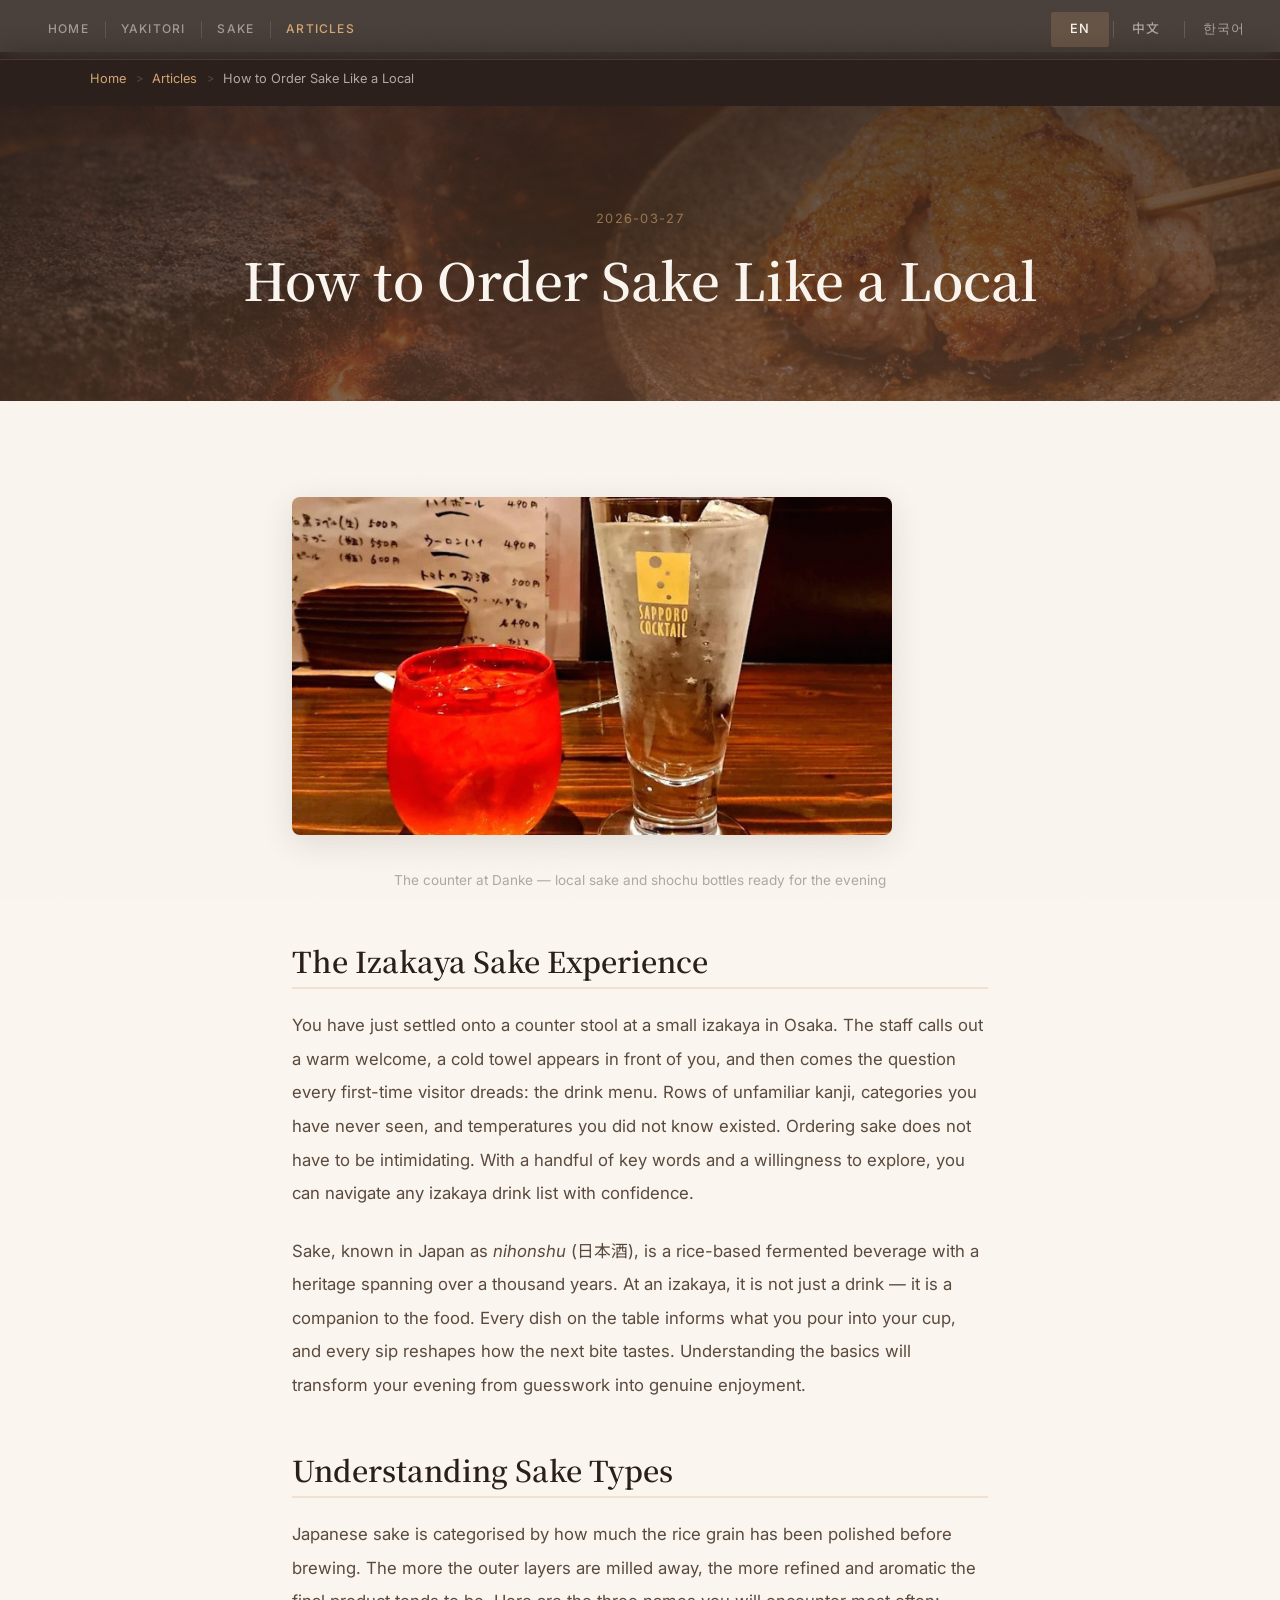
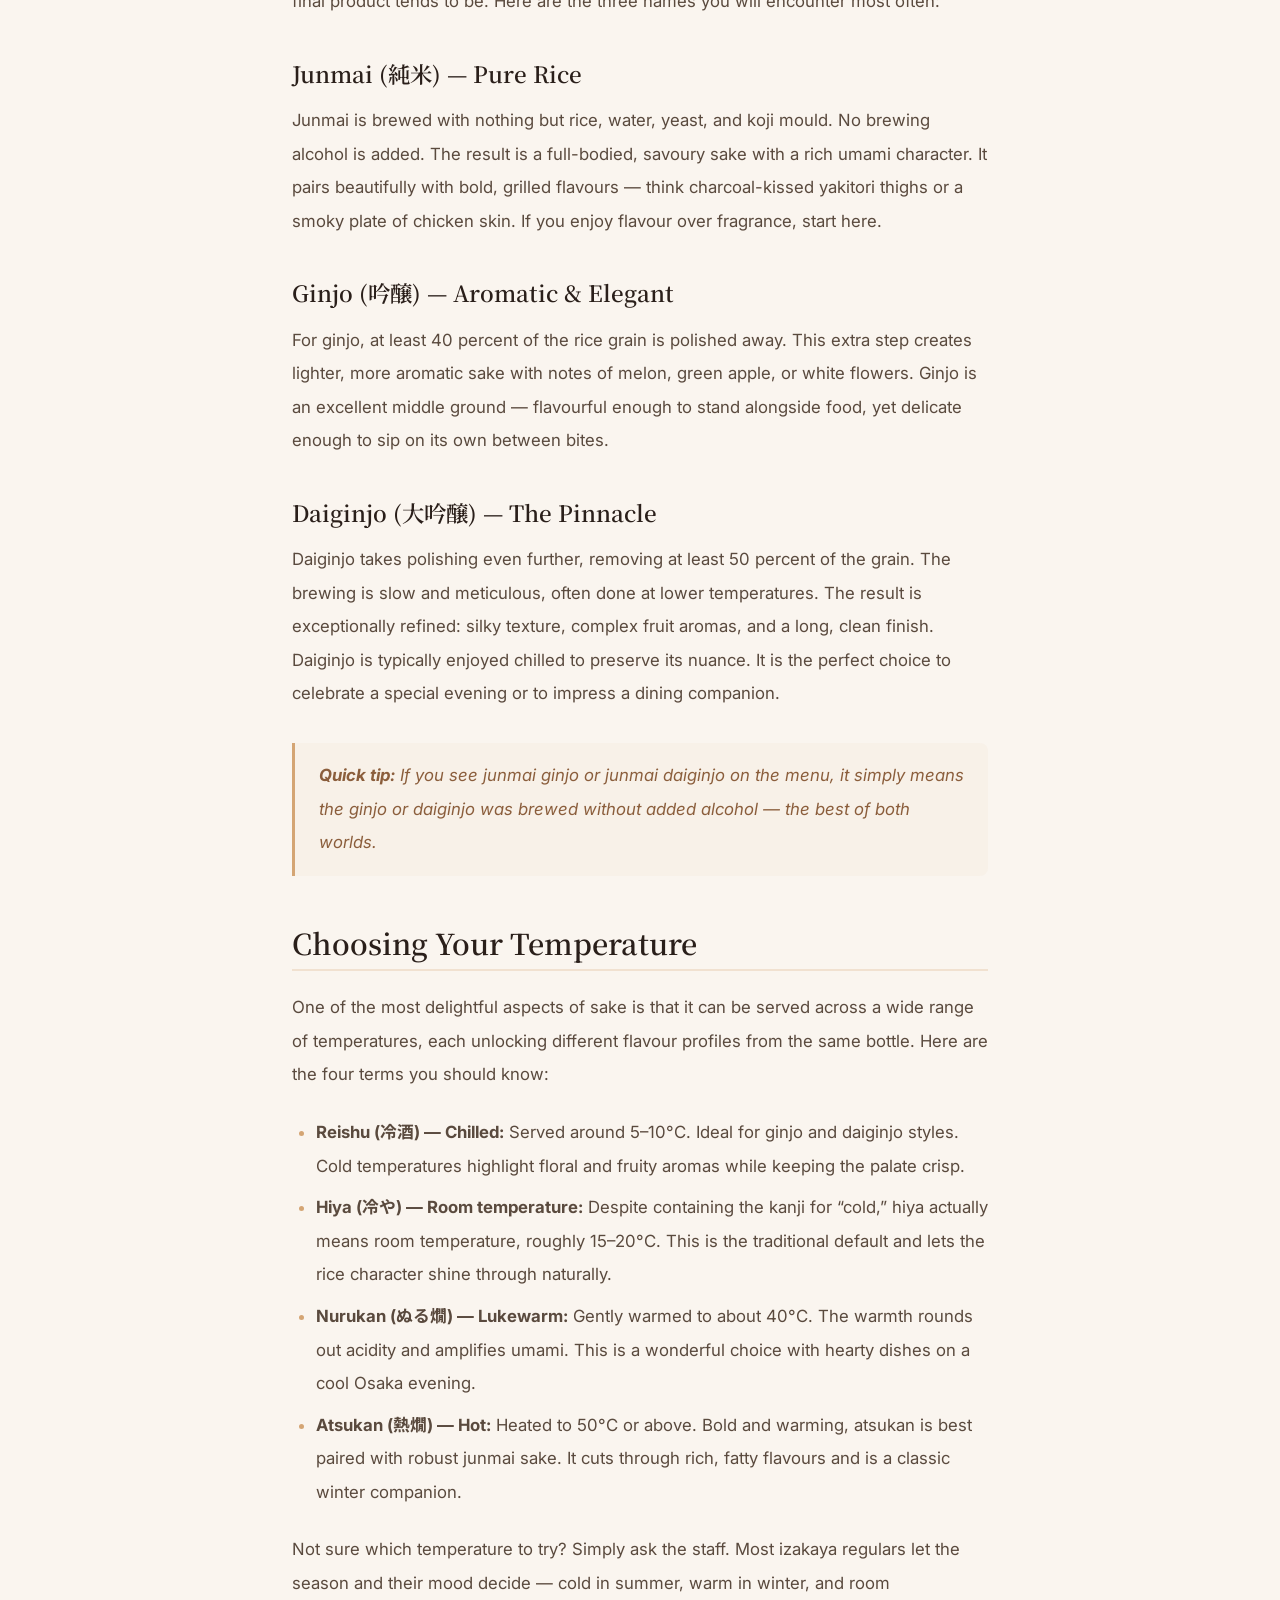
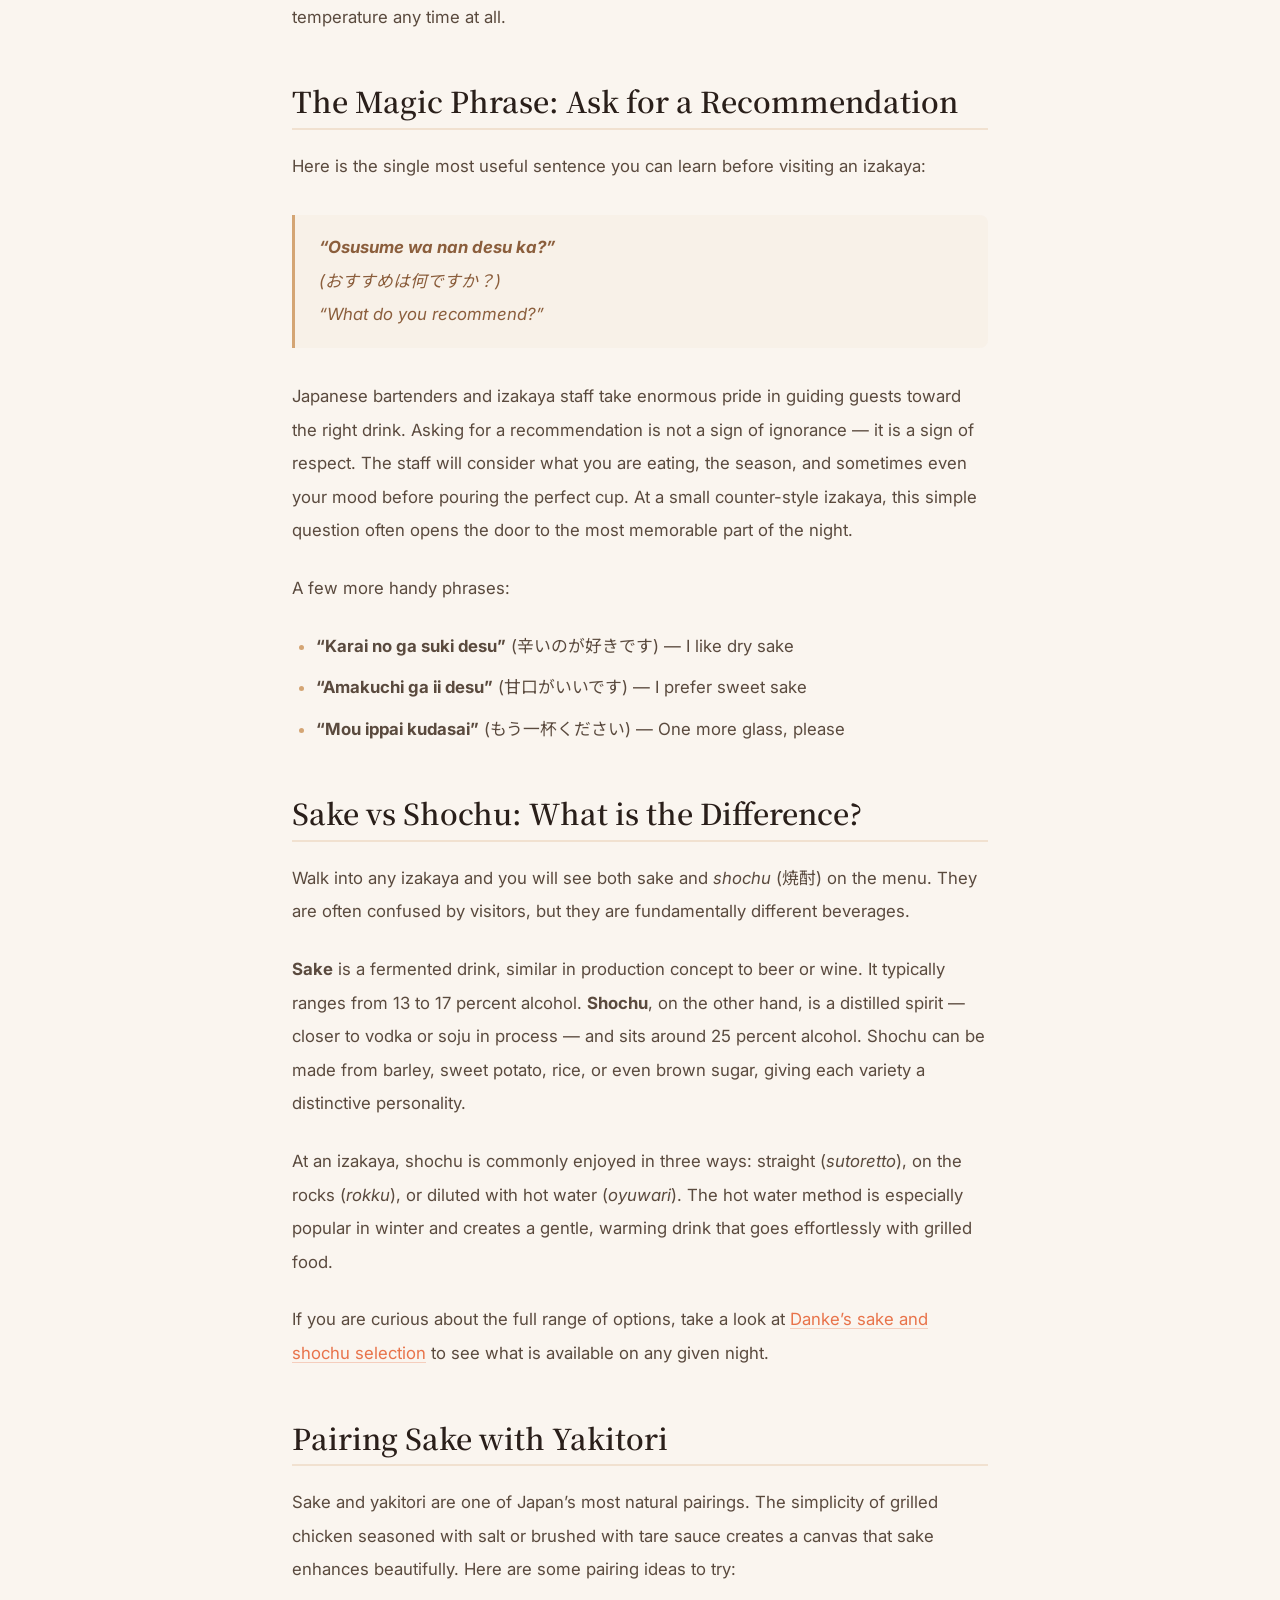
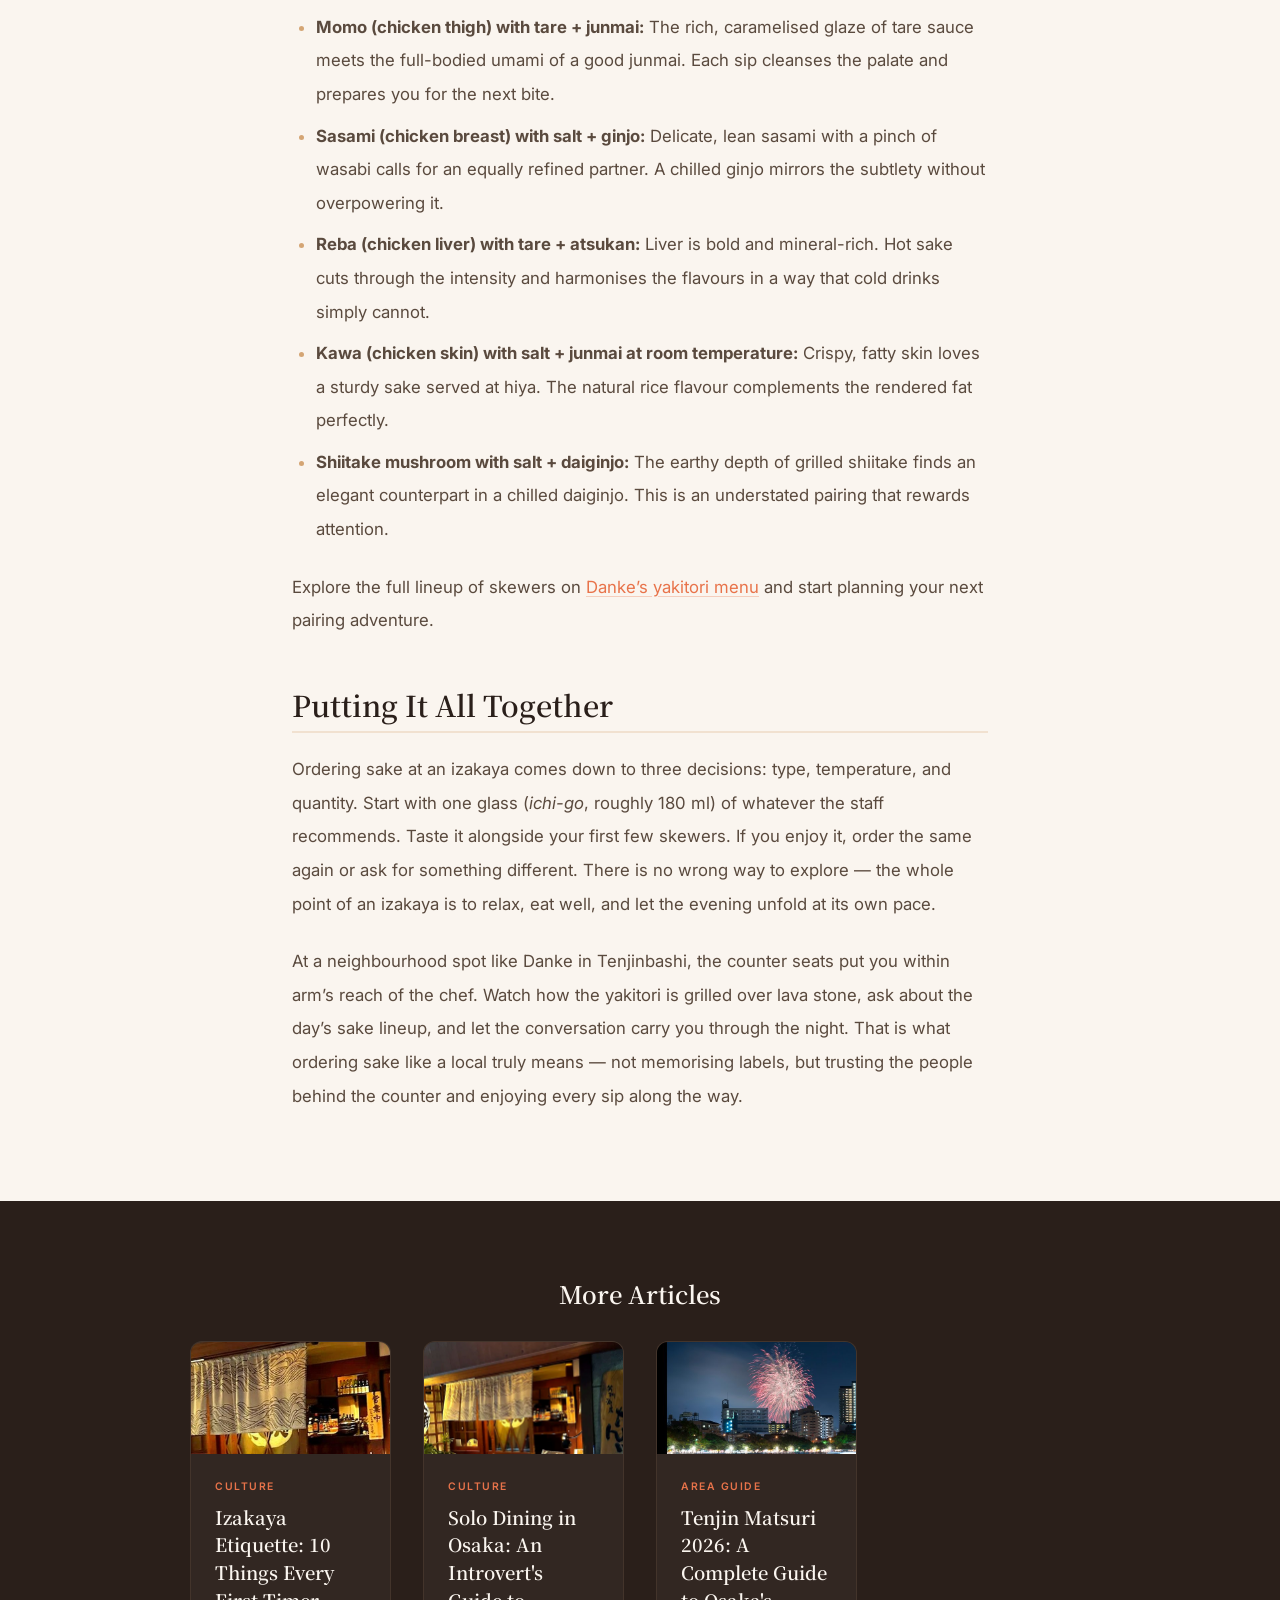
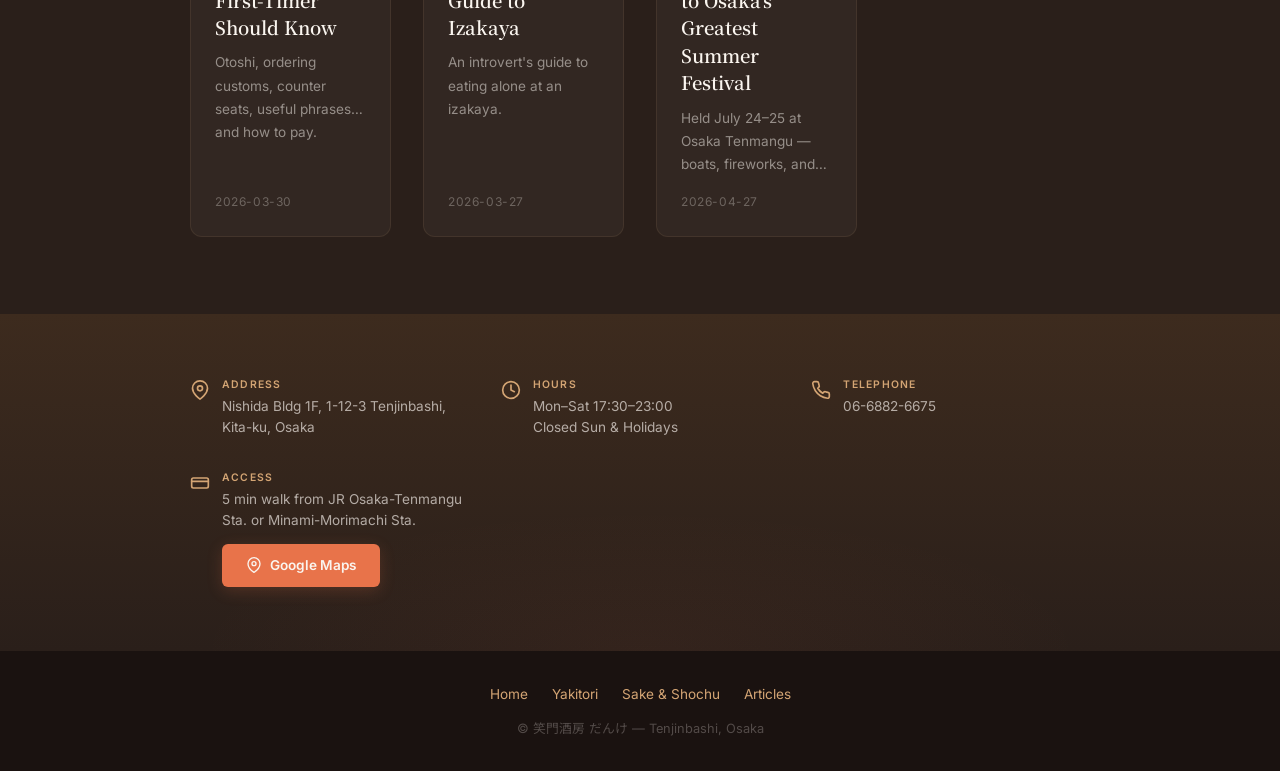
<file: articles/how-to-order-sake/index.html>
<!DOCTYPE html>
<html lang="en" prefix="og: http://ogp.me/ns#">
<head>
<meta charset="UTF-8">
<link rel="icon" href="/danke-lp/favicon.ico" sizes="32x32">
<link rel="icon" href="/danke-lp/favicon-192.png" sizes="192x192" type="image/png">
<link rel="apple-touch-icon" href="/danke-lp/apple-touch-icon.png">
<meta name="viewport" content="width=device-width, initial-scale=1.0">
<title>How to Order Sake Like a Local - Danke Izakaya | Osaka</title>
<meta name="description" content="A practical guide to ordering sake at a Japanese izakaya. Learn sake types, temperature options, useful Japanese phrases, and perfect yakitori pairings.">
<meta name="robots" content="index, follow">
<link rel="canonical" href="https://haute-manmoto.github.io/danke-lp/articles/how-to-order-sake/">

<!-- Open Graph -->
<meta property="og:title" content="How to Order Sake Like a Local - Danke Izakaya">
<meta property="og:description" content="A practical guide to ordering sake at a Japanese izakaya. Learn sake types, temperature options, useful Japanese phrases, and perfect yakitori pairings.">
<meta property="og:type" content="article">
<meta property="og:url" content="https://haute-manmoto.github.io/danke-lp/articles/how-to-order-sake/">
<meta property="og:image" content="https://haute-manmoto.github.io/danke-lp/images/hero-desktop.jpg">
<meta property="og:locale" content="en_US">
<meta property="og:locale:alternate" content="zh_CN">
<meta property="og:locale:alternate" content="ko_KR">
<meta property="og:site_name" content="笑門酒房 だんけ | Danke Izakaya">

<!-- Twitter Card -->
<meta name="twitter:card" content="summary_large_image">
<meta name="twitter:title" content="How to Order Sake Like a Local - Danke Izakaya">
<meta name="twitter:description" content="A practical guide to ordering sake at a Japanese izakaya. Learn sake types, temperature options, useful Japanese phrases, and perfect yakitori pairings.">
<meta name="twitter:image" content="https://haute-manmoto.github.io/danke-lp/images/hero-desktop.jpg">

<!-- Schema.org Article -->
<script type="application/ld+json">
{
  "@context": "https://schema.org",
  "@type": "Article",
  "headline": "How to Order Sake Like a Local",
  "description": "A practical guide to ordering sake at a Japanese izakaya. Learn sake types, temperature options, useful Japanese phrases, and perfect yakitori pairings.",
  "image": "https://haute-manmoto.github.io/danke-lp/images/hero-desktop.jpg",
  "datePublished": "2026-03-27",
  "author": {
    "@type": "Organization",
    "name": "Danke Izakaya"
  },
  "publisher": {
    "@type": "Organization",
    "name": "笑門酒房 だんけ",
    "url": "https://haute-manmoto.github.io/danke-lp/"
  }
}
</script>

<!-- Fonts & CSS -->
<link rel="preconnect" href="https://fonts.googleapis.com">
<link rel="preconnect" href="https://fonts.gstatic.com" crossorigin>
<link href="https://fonts.googleapis.com/css2?family=Inter:wght@400;500;600&family=Noto+Sans+JP:wght@400;500;700&family=Noto+Serif+JP:wght@400;600;700&display=swap" rel="stylesheet">
<link rel="stylesheet" href="../../css/style.css">
</head>

<body data-active-lang="en">

<!-- ===================== LANGUAGE SWITCHER & NAV ===================== -->
<nav class="lang-switcher" role="navigation" aria-label="Language and Navigation">
  <div class="site-nav">
    <a href="../../" class="site-nav__link">Home</a>
    <a href="../../menu/yakitori/" class="site-nav__link">
      <span data-lang="en">Yakitori</span>
      <span data-lang="zh">烤鸡串</span>
      <span data-lang="ko">야키토리</span>
    </a>
    <a href="../../menu/sake-shochu/" class="site-nav__link">
      <span data-lang="en">Sake</span>
      <span data-lang="zh">清酒</span>
      <span data-lang="ko">사케</span>
    </a>
    <a href="../" class="site-nav__link active">
      <span data-lang="en">Articles</span>
      <span data-lang="zh">文章</span>
      <span data-lang="ko">기사</span>
    </a>
  </div>
  <div>
    <button class="lang-btn active" data-switch-lang="en" aria-label="English">EN</button>
    <button class="lang-btn" data-switch-lang="zh" aria-label="Chinese">中文</button>
    <button class="lang-btn" data-switch-lang="ko" aria-label="Korean">한국어</button>
  </div>
</nav>

<!-- ===================== BREADCRUMB ===================== -->
<nav class="breadcrumb" aria-label="Breadcrumb">
  <ol>
    <li><a href="../../">Home</a></li>
    <li><a href="../">
      <span data-lang="en">Articles</span>
      <span data-lang="zh">文章</span>
      <span data-lang="ko">기사</span>
    </a></li>
    <li>
      <span class="current" data-lang="en">How to Order Sake Like a Local</span>
      <span class="current" data-lang="zh">像当地人一样点清酒</span>
      <span class="current" data-lang="ko">현지인처럼 사케 주문하기</span>
    </li>
  </ol>
</nav>

<!-- ===================== PAGE HEADER ===================== -->
<header class="page-header">
  <time datetime="2026-03-27" style="font-size:0.8rem; color:var(--amber); opacity:0.6; letter-spacing:0.1em; display:block; margin-bottom:1rem;">2026-03-27</time>
  <h1 class="reveal">
    <span data-lang="en">How to Order Sake Like a Local</span>
    <span data-lang="zh">像当地人一样点清酒</span>
    <span data-lang="ko">현지인처럼 사케 주문하기</span>
  </h1>
</header>

<!-- ===================== ARTICLE BODY ===================== -->
<article class="article-body">
  <!-- === ENGLISH === -->
  <div data-lang="en">
    <figure style="margin:2rem 0; text-align:center;">
      <img src="../../images/sake-wide.jpg" alt="Sake and shochu bottles lined up behind the counter at Danke Izakaya" style="width:100%; max-width:600px; border-radius:8px;" loading="lazy">
      <figcaption data-lang="en" style="font-size:0.85rem; color:rgba(42,31,26,0.6); margin-top:0.5rem;">The counter at Danke — local sake and shochu bottles ready for the evening</figcaption>
      <figcaption data-lang="zh" style="font-size:0.85rem; color:rgba(42,31,26,0.6); margin-top:0.5rem; display:none;">だんけ的吧台——当地清酒和烧酒瓶整装待发</figcaption>
      <figcaption data-lang="ko" style="font-size:0.85rem; color:rgba(42,31,26,0.6); margin-top:0.5rem; display:none;">단케의 카운터 — 저녁을 위해 준비된 지역 사케와 소주 병들</figcaption>
    </figure>

    <h2 class="reveal">The Izakaya Sake Experience</h2>
    <p class="reveal">You have just settled onto a counter stool at a small izakaya in Osaka. The staff calls out a warm welcome, a cold towel appears in front of you, and then comes the question every first-time visitor dreads: the drink menu. Rows of unfamiliar kanji, categories you have never seen, and temperatures you did not know existed. Ordering sake does not have to be intimidating. With a handful of key words and a willingness to explore, you can navigate any izakaya drink list with confidence.</p>
    <p class="reveal">Sake, known in Japan as <em>nihonshu</em> (日本酒), is a rice-based fermented beverage with a heritage spanning over a thousand years. At an izakaya, it is not just a drink &mdash; it is a companion to the food. Every dish on the table informs what you pour into your cup, and every sip reshapes how the next bite tastes. Understanding the basics will transform your evening from guesswork into genuine enjoyment.</p>

    <h2 class="reveal">Understanding Sake Types</h2>
    <p class="reveal">Japanese sake is categorised by how much the rice grain has been polished before brewing. The more the outer layers are milled away, the more refined and aromatic the final product tends to be. Here are the three names you will encounter most often:</p>

    <h3 class="reveal">Junmai (純米) &mdash; Pure Rice</h3>
    <p class="reveal">Junmai is brewed with nothing but rice, water, yeast, and koji mould. No brewing alcohol is added. The result is a full-bodied, savoury sake with a rich umami character. It pairs beautifully with bold, grilled flavours &mdash; think charcoal-kissed yakitori thighs or a smoky plate of chicken skin. If you enjoy flavour over fragrance, start here.</p>

    <h3 class="reveal">Ginjo (吟醸) &mdash; Aromatic &amp; Elegant</h3>
    <p class="reveal">For ginjo, at least 40 percent of the rice grain is polished away. This extra step creates lighter, more aromatic sake with notes of melon, green apple, or white flowers. Ginjo is an excellent middle ground &mdash; flavourful enough to stand alongside food, yet delicate enough to sip on its own between bites.</p>

    <h3 class="reveal">Daiginjo (大吟醸) &mdash; The Pinnacle</h3>
    <p class="reveal">Daiginjo takes polishing even further, removing at least 50 percent of the grain. The brewing is slow and meticulous, often done at lower temperatures. The result is exceptionally refined: silky texture, complex fruit aromas, and a long, clean finish. Daiginjo is typically enjoyed chilled to preserve its nuance. It is the perfect choice to celebrate a special evening or to impress a dining companion.</p>

    <blockquote class="reveal">
      <strong>Quick tip:</strong> If you see <em>junmai ginjo</em> or <em>junmai daiginjo</em> on the menu, it simply means the ginjo or daiginjo was brewed without added alcohol &mdash; the best of both worlds.
    </blockquote>

    <h2 class="reveal">Choosing Your Temperature</h2>
    <p class="reveal">One of the most delightful aspects of sake is that it can be served across a wide range of temperatures, each unlocking different flavour profiles from the same bottle. Here are the four terms you should know:</p>
    <ul class="reveal">
      <li><strong>Reishu (冷酒) &mdash; Chilled:</strong> Served around 5&ndash;10&deg;C. Ideal for ginjo and daiginjo styles. Cold temperatures highlight floral and fruity aromas while keeping the palate crisp.</li>
      <li><strong>Hiya (冷や) &mdash; Room temperature:</strong> Despite containing the kanji for &ldquo;cold,&rdquo; hiya actually means room temperature, roughly 15&ndash;20&deg;C. This is the traditional default and lets the rice character shine through naturally.</li>
      <li><strong>Nurukan (ぬる燗) &mdash; Lukewarm:</strong> Gently warmed to about 40&deg;C. The warmth rounds out acidity and amplifies umami. This is a wonderful choice with hearty dishes on a cool Osaka evening.</li>
      <li><strong>Atsukan (熱燗) &mdash; Hot:</strong> Heated to 50&deg;C or above. Bold and warming, atsukan is best paired with robust junmai sake. It cuts through rich, fatty flavours and is a classic winter companion.</li>
    </ul>
    <p class="reveal">Not sure which temperature to try? Simply ask the staff. Most izakaya regulars let the season and their mood decide &mdash; cold in summer, warm in winter, and room temperature any time at all.</p>

    <h2 class="reveal">The Magic Phrase: Ask for a Recommendation</h2>
    <p class="reveal">Here is the single most useful sentence you can learn before visiting an izakaya:</p>
    <blockquote class="reveal">
      <strong>&ldquo;Osusume wa nan desu ka?&rdquo;</strong><br>(おすすめは何ですか？)<br><em>&ldquo;What do you recommend?&rdquo;</em>
    </blockquote>
    <p class="reveal">Japanese bartenders and izakaya staff take enormous pride in guiding guests toward the right drink. Asking for a recommendation is not a sign of ignorance &mdash; it is a sign of respect. The staff will consider what you are eating, the season, and sometimes even your mood before pouring the perfect cup. At a small counter-style izakaya, this simple question often opens the door to the most memorable part of the night.</p>
    <p class="reveal">A few more handy phrases:</p>
    <ul class="reveal">
      <li><strong>&ldquo;Karai no ga suki desu&rdquo;</strong> (辛いのが好きです) &mdash; I like dry sake</li>
      <li><strong>&ldquo;Amakuchi ga ii desu&rdquo;</strong> (甘口がいいです) &mdash; I prefer sweet sake</li>
      <li><strong>&ldquo;Mou ippai kudasai&rdquo;</strong> (もう一杯ください) &mdash; One more glass, please</li>
    </ul>

    <h2 class="reveal">Sake vs Shochu: What is the Difference?</h2>
    <p class="reveal">Walk into any izakaya and you will see both sake and <em>shochu</em> (焼酎) on the menu. They are often confused by visitors, but they are fundamentally different beverages.</p>
    <p class="reveal"><strong>Sake</strong> is a fermented drink, similar in production concept to beer or wine. It typically ranges from 13 to 17 percent alcohol. <strong>Shochu</strong>, on the other hand, is a distilled spirit &mdash; closer to vodka or soju in process &mdash; and sits around 25 percent alcohol. Shochu can be made from barley, sweet potato, rice, or even brown sugar, giving each variety a distinctive personality.</p>
    <p class="reveal">At an izakaya, shochu is commonly enjoyed in three ways: straight (<em>sutoretto</em>), on the rocks (<em>rokku</em>), or diluted with hot water (<em>oyuwari</em>). The hot water method is especially popular in winter and creates a gentle, warming drink that goes effortlessly with grilled food.</p>
    <p class="reveal">If you are curious about the full range of options, take a look at <a href="../../menu/sake-shochu/">Danke&rsquo;s sake and shochu selection</a> to see what is available on any given night.</p>

    <h2 class="reveal">Pairing Sake with Yakitori</h2>
    <p class="reveal">Sake and yakitori are one of Japan&rsquo;s most natural pairings. The simplicity of grilled chicken seasoned with salt or brushed with tare sauce creates a canvas that sake enhances beautifully. Here are some pairing ideas to try:</p>
    <ul class="reveal">
      <li><strong>Momo (chicken thigh) with tare + junmai:</strong> The rich, caramelised glaze of tare sauce meets the full-bodied umami of a good junmai. Each sip cleanses the palate and prepares you for the next bite.</li>
      <li><strong>Sasami (chicken breast) with salt + ginjo:</strong> Delicate, lean sasami with a pinch of wasabi calls for an equally refined partner. A chilled ginjo mirrors the subtlety without overpowering it.</li>
      <li><strong>Reba (chicken liver) with tare + atsukan:</strong> Liver is bold and mineral-rich. Hot sake cuts through the intensity and harmonises the flavours in a way that cold drinks simply cannot.</li>
      <li><strong>Kawa (chicken skin) with salt + junmai at room temperature:</strong> Crispy, fatty skin loves a sturdy sake served at hiya. The natural rice flavour complements the rendered fat perfectly.</li>
      <li><strong>Shiitake mushroom with salt + daiginjo:</strong> The earthy depth of grilled shiitake finds an elegant counterpart in a chilled daiginjo. This is an understated pairing that rewards attention.</li>
    </ul>
    <p class="reveal">Explore the full lineup of skewers on <a href="../../menu/yakitori/">Danke&rsquo;s yakitori menu</a> and start planning your next pairing adventure.</p>

    <h2 class="reveal">Putting It All Together</h2>
    <p class="reveal">Ordering sake at an izakaya comes down to three decisions: type, temperature, and quantity. Start with one glass (<em>ichi-go</em>, roughly 180 ml) of whatever the staff recommends. Taste it alongside your first few skewers. If you enjoy it, order the same again or ask for something different. There is no wrong way to explore &mdash; the whole point of an izakaya is to relax, eat well, and let the evening unfold at its own pace.</p>
    <p class="reveal">At a neighbourhood spot like Danke in Tenjinbashi, the counter seats put you within arm&rsquo;s reach of the chef. Watch how the yakitori is grilled over lava stone, ask about the day&rsquo;s sake lineup, and let the conversation carry you through the night. That is what ordering sake like a local truly means &mdash; not memorising labels, but trusting the people behind the counter and enjoying every sip along the way.</p>
  </div>

  <!-- === CHINESE === -->
  <div data-lang="zh">
    <h2 class="reveal">居酒屋的清酒体验</h2>
    <p class="reveal">你刚在大阪一家小居酒屋的吧台落座。店员热情地打招呼，一条冰毛巾递到面前，然后就是每位初次来访者都会紧张的环节：酒水菜单。满眼陌生的汉字、从未见过的分类，还有你不知道的温度选项。其实，点清酒并不需要紧张。掌握几个关键词，再加上一点探索精神，你就能自信地应对任何居酒屋的酒单。</p>
    <p class="reveal">清酒在日语中称为「日本酒」（nihonshu），是一种以大米为原料发酵而成的饮品，拥有超过千年的历史。在居酒屋里，清酒不仅仅是饮料——它是料理的搭档。桌上的每道菜都影响着你杯中的选择，而每一口酒又重新定义下一口食物的味道。了解基础知识，就能让你的夜晚从盲目猜测变成真正的享受。</p>

    <h2 class="reveal">了解清酒的类型</h2>
    <p class="reveal">日本清酒根据酿造前大米的精米程度来分类。外层磨去得越多，成品往往越精致、越芳香。以下是你最常见到的三种：</p>

    <h3 class="reveal">纯米（Junmai）——纯米酿造</h3>
    <p class="reveal">纯米酒仅用大米、水、酵母和米曲酿造，不添加酿造酒精。成品口感饱满、鲜美，富有浓郁的鲜味。它与浓郁的烤制风味完美搭配——想象炭烤鸡腿肉或烟熏鸡皮的味道。如果你喜欢风味胜过芳香，就从纯米开始。</p>

    <h3 class="reveal">吟酿（Ginjo）——芳香优雅</h3>
    <p class="reveal">吟酿酒的大米至少精磨掉40%。这一额外步骤产生更轻盈、更芳香的清酒，带有蜜瓜、青苹果或白花的香气。吟酿是极佳的中间选择——既有足够的风味搭配食物，又足够细腻可以单独品尝。</p>

    <h3 class="reveal">大吟酿（Daiginjo）——巅峰之作</h3>
    <p class="reveal">大吟酿的精米步骤更进一步，至少磨去50%的米粒。酿造过程缓慢而精细，通常在较低温度下进行。成品极为精致：丝滑的口感、复杂的水果香气和悠长干净的余韵。大吟酿通常冷饮以保留其层次感。这是庆祝特别夜晚的完美选择。</p>

    <blockquote class="reveal">
      <strong>小贴士：</strong>如果菜单上看到「纯米吟酿」或「纯米大吟酿」，意味着这款吟酿或大吟酿是不添加酒精酿造的——两全其美。
    </blockquote>

    <h2 class="reveal">选择温度</h2>
    <p class="reveal">清酒最令人愉悦的一点是它可以在各种温度下饮用，每种温度都能释放同一瓶酒的不同风味。以下是你需要知道的四个术语：</p>
    <ul class="reveal">
      <li><strong>冷酒（Reishu）——冰镇：</strong>约5-10°C。适合吟酿和大吟酿。低温突出花香和果香，保持口感清爽。</li>
      <li><strong>冷や（Hiya）——常温：</strong>虽然含有「冷」字，但实际指常温，约15-20°C。这是传统的默认温度，让大米本身的特质自然展现。</li>
      <li><strong>ぬる燗（Nurukan）——微温：</strong>轻微加热至约40°C。温度圆润了酸度并增强鲜味。在凉爽的大阪夜晚搭配丰盛菜肴，是极佳的选择。</li>
      <li><strong>熱燗（Atsukan）——热饮：</strong>加热至50°C以上。浓郁温暖，热燗最适合搭配醇厚的纯米酒。它能切割浓郁油腻的风味，是经典的冬季伴侣。</li>
    </ul>
    <p class="reveal">不确定该试哪种温度？直接问店员吧。大多数居酒屋常客会根据季节和心情来选择——夏天喝冷的，冬天喝热的，常温则适合任何时候。</p>

    <h2 class="reveal">万能问句：请推荐</h2>
    <p class="reveal">去居酒屋前，学会这一句话就够了：</p>
    <blockquote class="reveal">
      <strong>「おすすめは何ですか？」</strong><br>(Osusume wa nan desu ka?)<br><em>「有什么推荐的吗？」</em>
    </blockquote>
    <p class="reveal">日本的调酒师和居酒屋店员以引导客人选到合适的酒为荣。询问推荐不是无知的表现——而是尊重的体现。店员会考虑你正在吃什么、当前的季节，甚至你的心情，然后为你倒上完美的一杯。在吧台式的小居酒屋里，这个简单的问题往往会开启整晚最难忘的体验。</p>
    <p class="reveal">更多实用日语：</p>
    <ul class="reveal">
      <li><strong>「辛いのが好きです」</strong>（Karai no ga suki desu）——我喜欢辛口（干型）清酒</li>
      <li><strong>「甘口がいいです」</strong>（Amakuchi ga ii desu）——我喜欢甜口清酒</li>
      <li><strong>「もう一杯ください」</strong>（Mou ippai kudasai）——请再来一杯</li>
    </ul>

    <h2 class="reveal">清酒与烧酒：有什么区别？</h2>
    <p class="reveal">走进任何居酒屋，你都会在菜单上同时看到清酒和烧酒（shochu）。游客常常混淆，但它们是完全不同的饮品。</p>
    <p class="reveal"><strong>清酒</strong>是发酵饮品，生产过程类似啤酒或葡萄酒，酒精度通常在13-17%之间。<strong>烧酒</strong>则是蒸馏酒——工艺上更接近伏特加或韩国烧酒——酒精度约为25%。烧酒可以用大麦、红薯、大米甚至黑糖制成，每种原料都赋予其独特的个性。</p>
    <p class="reveal">在居酒屋，烧酒通常有三种喝法：纯饮（sutoretto）、加冰（rokku）或兑热水（oyuwari）。热水兑法在冬天特别流行，口感温和，与烤物完美搭配。</p>
    <p class="reveal">如果你对全部选择感到好奇，可以看看<a href="../../menu/sake-shochu/">Danke的清酒和烧酒菜单</a>，了解当晚有哪些酒款供应。</p>

    <h2 class="reveal">清酒与烤鸡串的搭配</h2>
    <p class="reveal">清酒与烤鸡串是日本最天然的搭配之一。用盐烤或刷酱汁的简单鸡肉串，为清酒创造了完美的画布。以下是一些搭配建议：</p>
    <ul class="reveal">
      <li><strong>酱汁鸡腿肉（Momo） + 纯米：</strong>浓郁焦糖化的酱汁遇上醇厚鲜美的纯米酒。每一口酒都清洁味蕾，为下一口做好准备。</li>
      <li><strong>盐烤鸡胸肉（Sasami） + 吟酿：</strong>清淡细嫩的鸡胸配上一点芥末，需要同样精致的搭档。冰镇吟酿恰到好处。</li>
      <li><strong>酱汁鸡肝（Reba） + 热燗：</strong>鸡肝风味浓郁。热清酒能化解其浓厚感，达到冷饮无法实现的和谐。</li>
      <li><strong>盐烤鸡皮（Kawa） + 常温纯米：</strong>酥脆多油的鸡皮搭配常温的醇厚纯米酒。天然的大米风味完美衬托油脂。</li>
      <li><strong>盐烤香菇（Shiitake） + 大吟酿：</strong>烤香菇的泥土深度在冰镇大吟酿中找到优雅的对手。这是一种值得细细品味的低调搭配。</li>
    </ul>
    <p class="reveal">在<a href="../../menu/yakitori/">Danke的烤鸡串菜单</a>上探索全部串烧品种，开始计划你的下一次搭配之旅。</p>

    <h2 class="reveal">综合实践</h2>
    <p class="reveal">在居酒屋点清酒归结为三个决定：类型、温度和数量。先点一杯（一合，约180毫升）店员推荐的酒，搭配前几串烤鸡串品尝。如果喜欢，再点同款或请店员推荐不同的。没有错误的探索方式——居酒屋的意义就是放松、好好吃喝、让夜晚按自己的节奏展开。</p>
    <p class="reveal">在天神桥的Danke这样的社区小店，吧台座位让你伸手就能和厨师交流。看着烤鸡串在熔岩石上烤制，询问当天的清酒阵容，让对话带你度过这个夜晚。这才是像当地人一样点清酒的真正含义——不是背标签，而是信任吧台后面的人，享受每一口。</p>
  </div>

  <!-- === KOREAN === -->
  <div data-lang="ko">
    <h2 class="reveal">이자카야의 사케 체험</h2>
    <p class="reveal">오사카의 작은 이자카야 카운터에 앉았습니다. 직원이 따뜻하게 환영하고, 차가운 물수건이 놓이고, 그리고 처음 방문하는 사람이라면 누구나 긴장하는 순간이 옵니다: 주류 메뉴. 낯선 한자, 본 적 없는 카테고리, 몰랐던 온도 옵션들. 하지만 사케 주문은 두려워할 필요가 없습니다. 몇 가지 핵심 단어와 탐험 정신만 있으면 어떤 이자카야 메뉴든 자신 있게 주문할 수 있습니다.</p>
    <p class="reveal">사케는 일본어로 '니혼슈'(日本酒)라고 하며, 쌀을 원료로 발효시킨 음료로 천 년이 넘는 역사를 가지고 있습니다. 이자카야에서 사케는 단순한 음료가 아닌 음식의 동반자입니다. 테이블 위의 모든 요리가 잔에 담긴 선택에 영향을 미치고, 한 모금이 다음 한 입의 맛을 새롭게 정의합니다. 기본을 이해하면 추측에서 진정한 즐거움으로 저녁이 바뀝니다.</p>

    <h2 class="reveal">사케의 종류 이해하기</h2>
    <p class="reveal">일본 사케는 양조 전 쌀알의 정미 정도에 따라 분류됩니다. 바깥층을 많이 깎을수록 더 정제되고 향이 좋은 제품이 됩니다. 가장 자주 볼 수 있는 세 가지를 소개합니다:</p>

    <h3 class="reveal">준마이(純米) — 순수 쌀</h3>
    <p class="reveal">준마이는 쌀, 물, 효모, 누룩만으로 양조합니다. 양조 알코올을 첨가하지 않습니다. 풍미가 풍부하고 감칠맛이 강한 사케입니다. 숯불에 구운 야키토리 닭다리나 닭껍질 같은 진한 구이 요리와 완벽하게 어울립니다. 향보다 풍미를 좋아한다면 여기서 시작하세요.</p>

    <h3 class="reveal">긴조(吟醸) — 향기롭고 우아한</h3>
    <p class="reveal">긴조는 쌀알의 최소 40%를 깎아냅니다. 이 추가 과정으로 더 가볍고 향기로운 사케가 탄생하며, 멜론, 청사과, 흰 꽃의 향이 납니다. 긴조는 훌륭한 중간 선택입니다 — 음식과 함께하기에 충분한 풍미를 가지면서도 단독으로 즐기기에 충분히 섬세합니다.</p>

    <h3 class="reveal">다이긴조(大吟醸) — 최고의 경지</h3>
    <p class="reveal">다이긴조는 정미를 더 진행하여 최소 50%를 깎아냅니다. 양조는 느리고 정밀하며, 보통 낮은 온도에서 이루어집니다. 결과물은 매우 정제되어 있습니다: 실크 같은 질감, 복합적인 과일 향, 길고 깔끔한 여운. 다이긴조는 보통 차게 마셔 뉘앙스를 보존합니다. 특별한 저녁을 축하하기에 완벽한 선택입니다.</p>

    <blockquote class="reveal">
      <strong>팁:</strong> 메뉴에서 '준마이 긴조'나 '준마이 다이긴조'를 보면, 알코올을 첨가하지 않고 양조한 긴조 또는 다이긴조라는 뜻입니다 — 두 가지 장점을 모두 갖춘 것입니다.
    </blockquote>

    <h2 class="reveal">온도 선택하기</h2>
    <p class="reveal">사케의 가장 즐거운 점 중 하나는 다양한 온도로 즐길 수 있다는 것입니다. 각 온도는 같은 병에서 다른 풍미를 이끌어냅니다. 알아야 할 네 가지 용어입니다:</p>
    <ul class="reveal">
      <li><strong>레이슈(冷酒) — 차게:</strong> 약 5-10°C로 제공. 긴조와 다이긴조에 이상적. 낮은 온도가 꽃향과 과일향을 부각시키고 입안을 상쾌하게 합니다.</li>
      <li><strong>히야(冷や) — 상온:</strong> '차갑다'는 한자가 있지만 실제로는 상온인 약 15-20°C를 의미합니다. 전통적인 기본 온도로 쌀의 특성을 자연스럽게 느낄 수 있습니다.</li>
      <li><strong>누루칸(ぬる燗) — 미지근하게:</strong> 약 40°C로 살짝 데운 것. 산도를 부드럽게 하고 감칠맛을 증폭시킵니다. 시원한 오사카의 밤에 든든한 요리와 함께하기에 좋은 선택입니다.</li>
      <li><strong>아쓰칸(熱燗) — 뜨겁게:</strong> 50°C 이상으로 가열. 진하고 따뜻하며, 준마이 사케와 가장 잘 어울립니다. 기름진 풍미를 잘라주며 겨울의 클래식 동반자입니다.</li>
    </ul>
    <p class="reveal">어떤 온도를 시도할지 모르겠다면 직원에게 물어보세요. 대부분의 이자카야 단골은 계절과 기분에 따라 결정합니다 — 여름엔 차게, 겨울엔 따뜻하게, 상온은 언제든지.</p>

    <h2 class="reveal">마법의 한마디: 추천을 부탁하세요</h2>
    <p class="reveal">이자카야를 방문하기 전에 배워야 할 가장 유용한 문장입니다:</p>
    <blockquote class="reveal">
      <strong>「おすすめは何ですか？」</strong><br>(오스스메 와 난 데스카?)<br><em>「추천 메뉴가 뭐예요?」</em>
    </blockquote>
    <p class="reveal">일본의 바텐더와 이자카야 직원은 손님을 올바른 음료로 안내하는 것에 큰 자부심을 가지고 있습니다. 추천을 요청하는 것은 무지의 표시가 아니라 존경의 표시입니다. 직원은 당신이 먹고 있는 것, 계절, 때로는 기분까지 고려하여 완벽한 한 잔을 따라줍니다. 카운터 스타일의 작은 이자카야에서 이 간단한 질문이 밤의 가장 기억에 남는 순간을 열어주곤 합니다.</p>
    <p class="reveal">몇 가지 더 유용한 일본어:</p>
    <ul class="reveal">
      <li><strong>「辛いのが好きです」</strong> (카라이 노가 스키 데스) — 드라이한 사케가 좋아요</li>
      <li><strong>「甘口がいいです」</strong> (아마쿠치가 이이 데스) — 달콤한 사케가 좋아요</li>
      <li><strong>「もう一杯ください」</strong> (모우 잇파이 쿠다사이) — 한 잔 더 주세요</li>
    </ul>

    <h2 class="reveal">사케 vs 소주: 무엇이 다를까?</h2>
    <p class="reveal">어떤 이자카야에 가든 메뉴에서 사케와 소주(焼酎)를 모두 볼 수 있습니다. 방문객들이 자주 혼동하지만, 근본적으로 다른 음료입니다.</p>
    <p class="reveal"><strong>사케</strong>는 발효 음료로, 맥주나 와인과 비슷한 생산 과정을 거칩니다. 알코올 도수는 보통 13-17%입니다. <strong>소주</strong>는 증류주로 — 보드카나 한국 소주에 더 가까운 공정이며 — 약 25%의 알코올 도수를 가집니다. 소주는 보리, 고구마, 쌀, 심지어 흑설탕으로도 만들 수 있어 각 종류마다 독특한 개성이 있습니다.</p>
    <p class="reveal">이자카야에서 소주는 보통 세 가지 방법으로 즐깁니다: 스트레이트(sutoretto), 온더록(rokku), 또는 뜨거운 물에 희석(oyuwari). 뜨거운 물에 희석하는 방법은 겨울에 특히 인기 있으며, 부드럽고 따뜻한 음료가 되어 구이 요리와 잘 어울립니다.</p>
    <p class="reveal">다양한 선택이 궁금하다면 <a href="../../menu/sake-shochu/">Danke의 사케 & 소주 메뉴</a>를 확인해 보세요.</p>

    <h2 class="reveal">사케와 야키토리 페어링</h2>
    <p class="reveal">사케와 야키토리는 일본에서 가장 자연스러운 조합 중 하나입니다. 소금이나 타레 소스로 간단하게 양념한 닭꼬치는 사케가 아름답게 살려주는 캔버스가 됩니다. 시도해볼 페어링 아이디어를 소개합니다:</p>
    <ul class="reveal">
      <li><strong>타레 닭다리(모모) + 준마이:</strong> 풍부한 캐러멜라이즈드 타레 소스가 준마이의 풍부한 감칠맛과 만납니다. 한 모금마다 입맛을 정리해주고 다음 한 입을 준비시킵니다.</li>
      <li><strong>소금 닭가슴살(사사미) + 긴조:</strong> 섬세하고 담백한 사사미에 와사비 한 점은 똑같이 정제된 파트너가 필요합니다. 차가운 긴조가 딱 맞습니다.</li>
      <li><strong>타레 닭간(레바) + 아쓰칸:</strong> 간은 진하고 미네랄이 풍부합니다. 뜨거운 사케가 강렬함을 잘라주며 차가운 음료로는 불가능한 조화를 이룹니다.</li>
      <li><strong>소금 닭껍질(카와) + 상온 준마이:</strong> 바삭하고 기름진 껍질은 상온의 든든한 준마이와 잘 어울립니다. 자연스러운 쌀 풍미가 지방을 완벽하게 보완합니다.</li>
      <li><strong>소금 표고버섯 + 다이긴조:</strong> 구운 표고버섯의 깊은 흙 향이 차가운 다이긴조에서 우아한 상대를 찾습니다. 주의를 기울이면 보상해주는 절제된 페어링입니다.</li>
    </ul>
    <p class="reveal"><a href="../../menu/yakitori/">Danke의 야키토리 메뉴</a>에서 전체 꼬치 라인업을 살펴보고 다음 페어링 모험을 계획해 보세요.</p>

    <h2 class="reveal">모든 것을 종합하면</h2>
    <p class="reveal">이자카야에서 사케를 주문하는 것은 세 가지 결정으로 귀결됩니다: 종류, 온도, 그리고 양. 직원이 추천하는 것으로 한 잔(이치고, 약 180ml)부터 시작하세요. 처음 몇 꼬치와 함께 맛보세요. 마음에 들면 같은 것을 다시 주문하거나 다른 것을 부탁하세요. 잘못된 탐험 방법은 없습니다 — 이자카야의 핵심은 편안하게, 잘 먹고, 밤이 자연스럽게 흘러가도록 하는 것입니다.</p>
    <p class="reveal">텐진바시의 Danke 같은 동네 가게에서는 카운터 좌석이 셰프와 가까이 해줍니다. 야키토리가 용암석 위에서 구워지는 모습을 지켜보고, 오늘의 사케 라인업을 물어보고, 대화가 밤을 이끌어가게 하세요. 이것이 현지인처럼 사케를 주문한다는 것의 진정한 의미입니다 — 라벨을 외우는 것이 아니라 카운터 뒤의 사람들을 신뢰하고 매 한 모금을 즐기는 것.</p>
  </div>
</article>

<!-- ===================== RELATED ARTICLES ===================== -->
<section style="background:var(--dark); padding:clamp(3rem,6vw,5rem) clamp(1rem,4vw,2rem);">
  <div style="max-width:900px; margin:0 auto;">
    <h2 style="color:var(--light); text-align:center; margin-bottom:2rem; font-family:var(--font-heading);">
      <span data-lang="en">More Articles</span>
      <span data-lang="zh">更多文章</span>
      <span data-lang="ko">더 많은 기사</span>
    </h2>
    <div class="articles-grid" style="padding:0;">
<!-- RELATED_START -->
      <a href="../izakaya-etiquette-guide/" class="article-card reveal" style="text-decoration:none;">
        <div class="article-card-thumb">
          <img src="../../images/article-izakaya-etiquette.jpg" alt="Izakaya Etiquette: 10 Things Every First-Timer Should Know" loading="lazy">
        </div>
        <div class="article-card-body">
          <span class="article-card-tag">
            <span data-lang="en">Culture</span>
            <span data-lang="zh">文化</span>
            <span data-lang="ko">문화</span>
          </span>
          <h3 class="article-card-title">
            <span data-lang="en">Izakaya Etiquette: 10 Things Every First-Timer Should Know</span>
            <span data-lang="zh">居酒屋礼仪：初次光顾必知的10件事</span>
            <span data-lang="ko">이자카야 에티켓: 처음 방문자가 알아야 할 10가지</span>
          </h3>
          <p class="article-card-excerpt">
            <span data-lang="en">Otoshi, ordering customs, counter seats, useful phrases, and how to pay.</span>
            <span data-lang="zh">お通し、点单习惯、吧台座位、常用语及结账方式。</span>
            <span data-lang="ko">오토시, 주문 방식, 카운터석, 유용한 표현, 계산 방법.</span>
          </p>
          <time class="article-card-date" datetime="2026-03-30">2026-03-30</time>
        </div>
      </a>
      <a href="../solo-dining-osaka/" class="article-card reveal" style="text-decoration:none;">
        <div class="article-card-thumb">
          <img src="../../images/article-solo-dining-new.jpg" alt="Solo Dining in Osaka: An Introvert's Guide to Izakaya" loading="lazy">
        </div>
        <div class="article-card-body">
          <span class="article-card-tag">
            <span data-lang="en">Culture</span>
            <span data-lang="zh">文化</span>
            <span data-lang="ko">문화</span>
          </span>
          <h3 class="article-card-title">
            <span data-lang="en">Solo Dining in Osaka: An Introvert's Guide to Izakaya</span>
            <span data-lang="zh">大阪一人食：内向者的居酒屋指南</span>
            <span data-lang="ko">오사카 혼밥: 내향인을 위한 이자카야 가이드</span>
          </h3>
          <p class="article-card-excerpt">
            <span data-lang="en">An introvert's guide to eating alone at an izakaya.</span>
            <span data-lang="zh">内向者的居酒屋一人食指南。</span>
            <span data-lang="ko">내향인을 위한 이자카야 혼밥 가이드.</span>
          </p>
          <time class="article-card-date" datetime="2026-03-27">2026-03-27</time>
        </div>
      </a>
      <a href="../tenjin-matsuri-guide/" class="article-card reveal" style="text-decoration:none;">
        <div class="article-card-thumb">
          <img src="../../images/article-tenjin-matsuri.jpg" alt="Tenjin Matsuri 2026: A Complete Guide to Osaka's Greatest Summer Festival" loading="lazy">
        </div>
        <div class="article-card-body">
          <span class="article-card-tag">
            <span data-lang="en">Area Guide</span>
            <span data-lang="zh">地区指南</span>
            <span data-lang="ko">지역 가이드</span>
          </span>
          <h3 class="article-card-title">
            <span data-lang="en">Tenjin Matsuri 2026: A Complete Guide to Osaka's Greatest Summer Festival</span>
            <span data-lang="zh">天神祭 2026：大阪夏季最盛大祭典完全指南</span>
            <span data-lang="ko">텐진 마쓰리 2026: 오사카 최대 여름 축제 완벽 가이드</span>
          </h3>
          <p class="article-card-excerpt">
            <span data-lang="en">Held July 24–25 at Osaka Tenmangu — boats, fireworks, and 1,000 years of history, just 5 minutes from Danke.</span>
            <span data-lang="zh">7月24日至25日在大阪天满宫举行——船渡御、烟花、千年传承，距离だんけ仅5分钟。</span>
            <span data-lang="ko">7월 24~25일 오사카 덴만구에서 열리는 — 선상 행렬, 불꽃놀이, 1,000년 역사. だんけ에서 도보 5분.</span>
          </p>
          <time class="article-card-date" datetime="2026-04-27">2026-04-27</time>
        </div>
      </a>
<!-- RELATED_END -->
    </div>
  </div>
</section>
<!-- ===================== STORE INFO COMPACT ===================== -->
<section class="store-info-compact">
  <div class="store-info-compact-inner">
    <div class="store-info-compact-item">
      <svg class="compact-icon" viewBox="0 0 24 24" fill="none" stroke="currentColor" stroke-width="2" stroke-linecap="round" stroke-linejoin="round" aria-hidden="true">
        <path d="M21 10c0 7-9 13-9 13s-9-6-9-13a9 9 0 0 1 18 0z"/>
        <circle cx="12" cy="10" r="3"/>
      </svg>
      <div>
        <h4>
          <span data-lang="en">Address</span>
          <span data-lang="zh">地址</span>
          <span data-lang="ko">주소</span>
        </h4>
        <p>
          <span data-lang="en">Nishida Bldg 1F, 1-12-3 Tenjinbashi, Kita-ku, Osaka</span>
          <span data-lang="zh">大阪府大阪市北区天神桥1-12-3 西田大楼 1F</span>
          <span data-lang="ko">오사카부 오사카시 기타구 텐진바시 1-12-3 니시다빌딩 1F</span>
        </p>
      </div>
    </div>
    <div class="store-info-compact-item">
      <svg class="compact-icon" viewBox="0 0 24 24" fill="none" stroke="currentColor" stroke-width="2" stroke-linecap="round" stroke-linejoin="round" aria-hidden="true">
        <circle cx="12" cy="12" r="10"/>
        <polyline points="12 6 12 12 16 14"/>
      </svg>
      <div>
        <h4>
          <span data-lang="en">Hours</span>
          <span data-lang="zh">营业时间</span>
          <span data-lang="ko">영업시간</span>
        </h4>
        <p>
          <span data-lang="en">Mon–Sat 17:30–23:00<br>Closed Sun &amp; Holidays</span>
          <span data-lang="zh">周一至周六 17:30–23:00<br>周日及节假日休息</span>
          <span data-lang="ko">월–토 17:30–23:00<br>일요일·공휴일 휴무</span>
        </p>
      </div>
    </div>
    <div class="store-info-compact-item">
      <svg class="compact-icon" viewBox="0 0 24 24" fill="none" stroke="currentColor" stroke-width="2" stroke-linecap="round" stroke-linejoin="round" aria-hidden="true">
        <path d="M22 16.92v3a2 2 0 0 1-2.18 2 19.79 19.79 0 0 1-8.63-3.07 19.5 19.5 0 0 1-6-6 19.79 19.79 0 0 1-3.07-8.67A2 2 0 0 1 4.11 2h3a2 2 0 0 1 2 1.72c.127.96.361 1.903.7 2.81a2 2 0 0 1-.45 2.11L8.09 9.91a16 16 0 0 0 6 6l1.27-1.27a2 2 0 0 1 2.11-.45c.907.339 1.85.573 2.81.7A2 2 0 0 1 22 16.92z"/>
      </svg>
      <div>
        <h4>
          <span data-lang="en">Telephone</span>
          <span data-lang="zh">电话</span>
          <span data-lang="ko">전화</span>
        </h4>
        <p><a href="tel:06-6882-6675">06-6882-6675</a></p>
      </div>
    </div>
    <div class="store-info-compact-item">
      <svg class="compact-icon" viewBox="0 0 24 24" fill="none" stroke="currentColor" stroke-width="2" stroke-linecap="round" stroke-linejoin="round" aria-hidden="true">
        <rect x="2" y="6" width="20" height="12" rx="2"/>
        <path d="M2,10 L22,10"/>
      </svg>
      <div>
        <h4>
          <span data-lang="en">Access</span>
          <span data-lang="zh">交通</span>
          <span data-lang="ko">교통</span>
        </h4>
        <p>
          <span data-lang="en">5 min walk from JR Osaka-Tenmangu Sta. or Minami-Morimachi Sta.</span>
          <span data-lang="zh">从JR大阪天满宫站或地铁南森町站步行5分钟</span>
          <span data-lang="ko">JR 오사카텐만구역 또는 미나미모리마치역에서 도보 5분</span>
        </p>
        <a href="https://www.google.com/maps/search/笑門酒房+だんけ+天神橋" target="_blank" rel="noopener noreferrer" class="compact-cta" style="margin-top:0.75rem;">
          <svg viewBox="0 0 24 24" fill="none" stroke="currentColor" stroke-width="2" stroke-linecap="round" stroke-linejoin="round" aria-hidden="true" style="width:16px; height:16px;">
            <path d="M21 10c0 7-9 13-9 13s-9-6-9-13a9 9 0 0 1 18 0z"/>
            <circle cx="12" cy="10" r="3"/>
          </svg>
          <span data-lang="en">Google Maps</span>
          <span data-lang="zh">谷歌地图</span>
          <span data-lang="ko">구글 지도</span>
        </a>
      </div>
    </div>
  </div>
</section>

<!-- ===================== FOOTER ===================== -->
<footer class="footer">
  <nav style="margin-bottom:0.75rem; display:flex; gap:1.5rem; justify-content:center; flex-wrap:wrap; font-size:0.85rem;">
    <a href="../../" style="color:var(--amber); text-decoration:none;">Home</a>
    <a href="../../menu/yakitori/" style="color:var(--amber); text-decoration:none;">
      <span data-lang="en">Yakitori</span><span data-lang="zh">烤鸡串</span><span data-lang="ko">야키토리</span>
    </a>
    <a href="../../menu/sake-shochu/" style="color:var(--amber); text-decoration:none;">
      <span data-lang="en">Sake &amp; Shochu</span><span data-lang="zh">清酒·烧酒</span><span data-lang="ko">사케·소주</span>
    </a>
    <a href="../" style="color:var(--amber); text-decoration:none;">
      <span data-lang="en">Articles</span><span data-lang="zh">文章</span><span data-lang="ko">기사</span>
    </a>
  </nav>
  <p>&copy; 笑門酒房 だんけ &mdash; Tenjinbashi, Osaka</p>
</footer>

<!-- ===================== JAVASCRIPT ===================== -->
<script>
(function() {
  'use strict';

  var langBtns = document.querySelectorAll('[data-switch-lang]');
  langBtns.forEach(function(btn) {
    btn.addEventListener('click', function() {
      var lang = this.getAttribute('data-switch-lang');
      document.body.setAttribute('data-active-lang', lang);
      langBtns.forEach(function(b) { b.classList.remove('active'); });
      this.classList.add('active');
    });
  });

  var prefersReduced = window.matchMedia('(prefers-reduced-motion: reduce)').matches;

  if (!prefersReduced) {
    var reveals = document.querySelectorAll('.reveal');
    var observer = new IntersectionObserver(function(entries) {
      entries.forEach(function(entry) {
        if (entry.isIntersecting) {
          entry.target.classList.add('visible');
          observer.unobserve(entry.target);
        }
      });
    }, { threshold: 0.15, rootMargin: '0px 0px -40px 0px' });

    reveals.forEach(function(el) {
      if (el.closest('.page-header')) {
        el.classList.add('visible');
      } else {
        observer.observe(el);
      }
    });
  } else {
    document.querySelectorAll('.reveal').forEach(function(el) {
      el.classList.add('visible');
    });
  }

  document.querySelectorAll('a[href^="#"]').forEach(function(a) {
    a.addEventListener('click', function(e) {
      var target = document.querySelector(this.getAttribute('href'));
      if (target) {
        e.preventDefault();
        target.scrollIntoView({ behavior: 'smooth' });
      }
    });
  });
})();
</script>
</body>
</html>
</file>
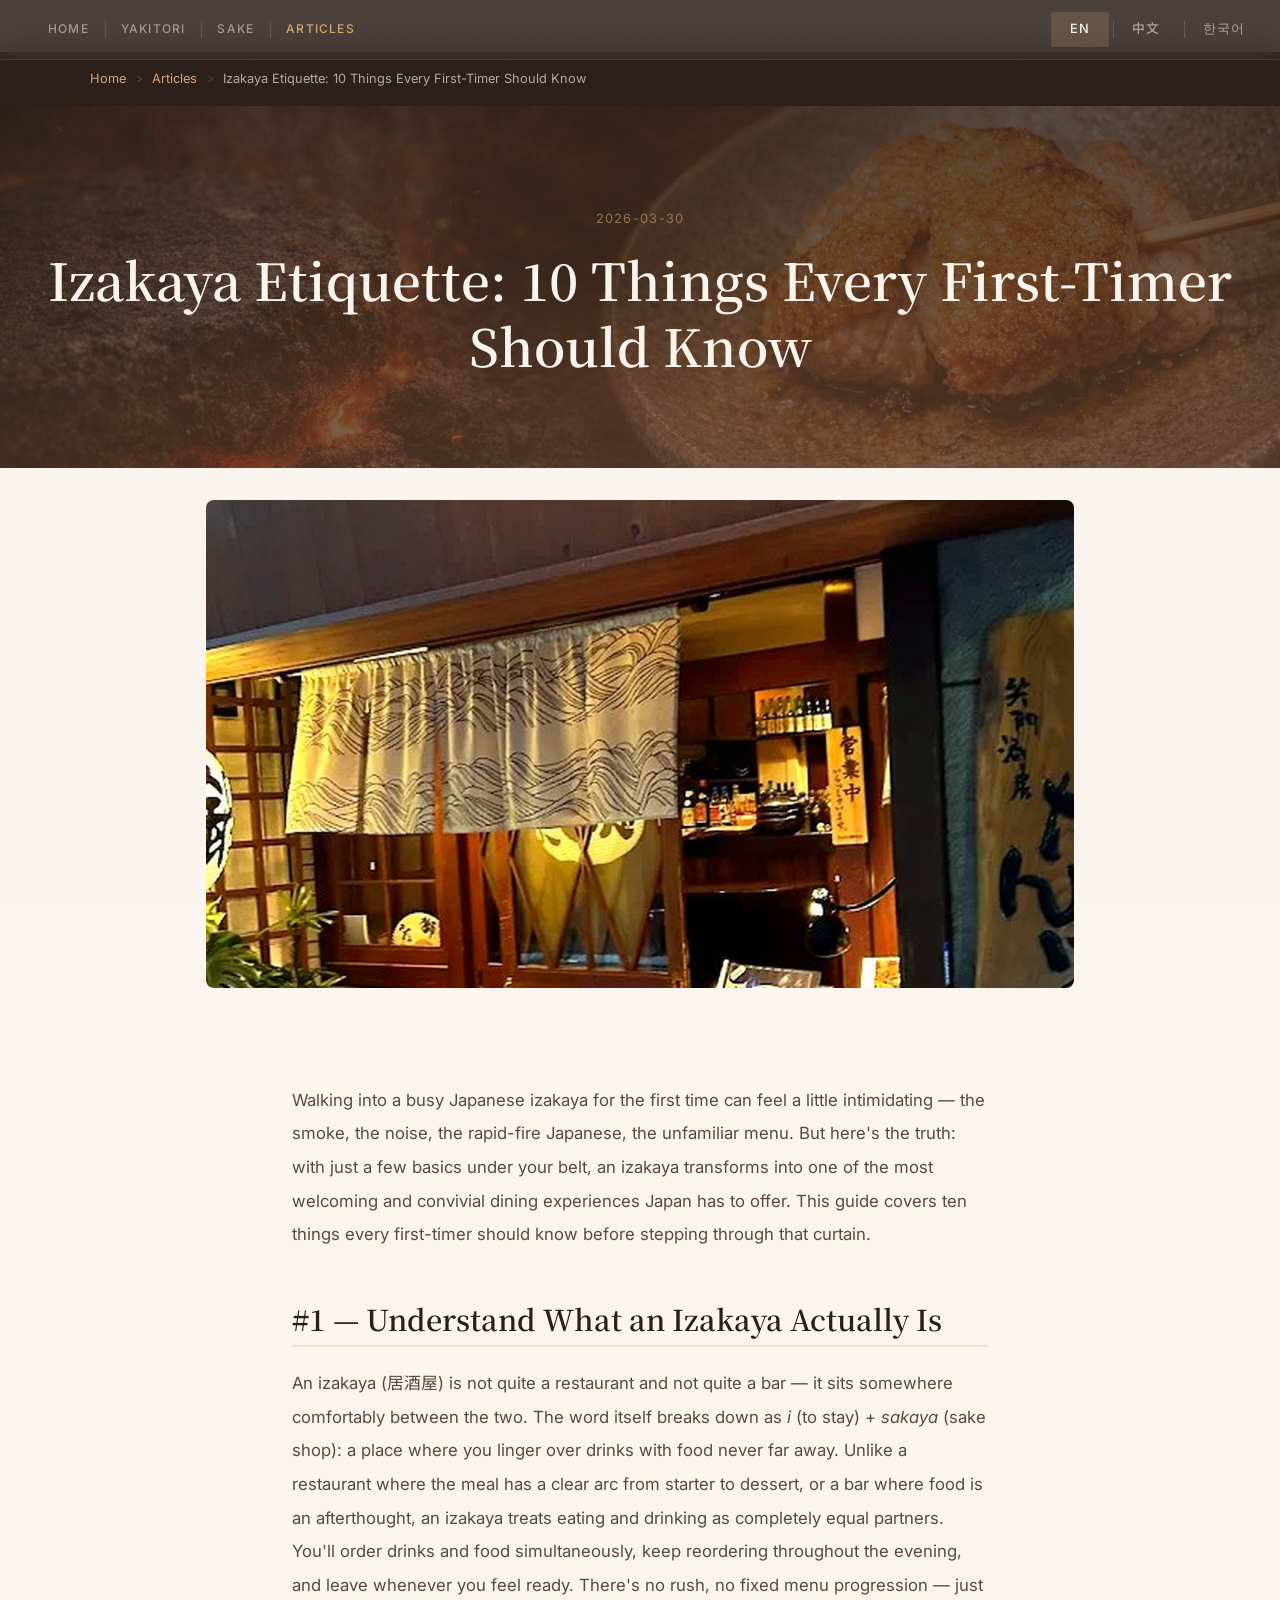
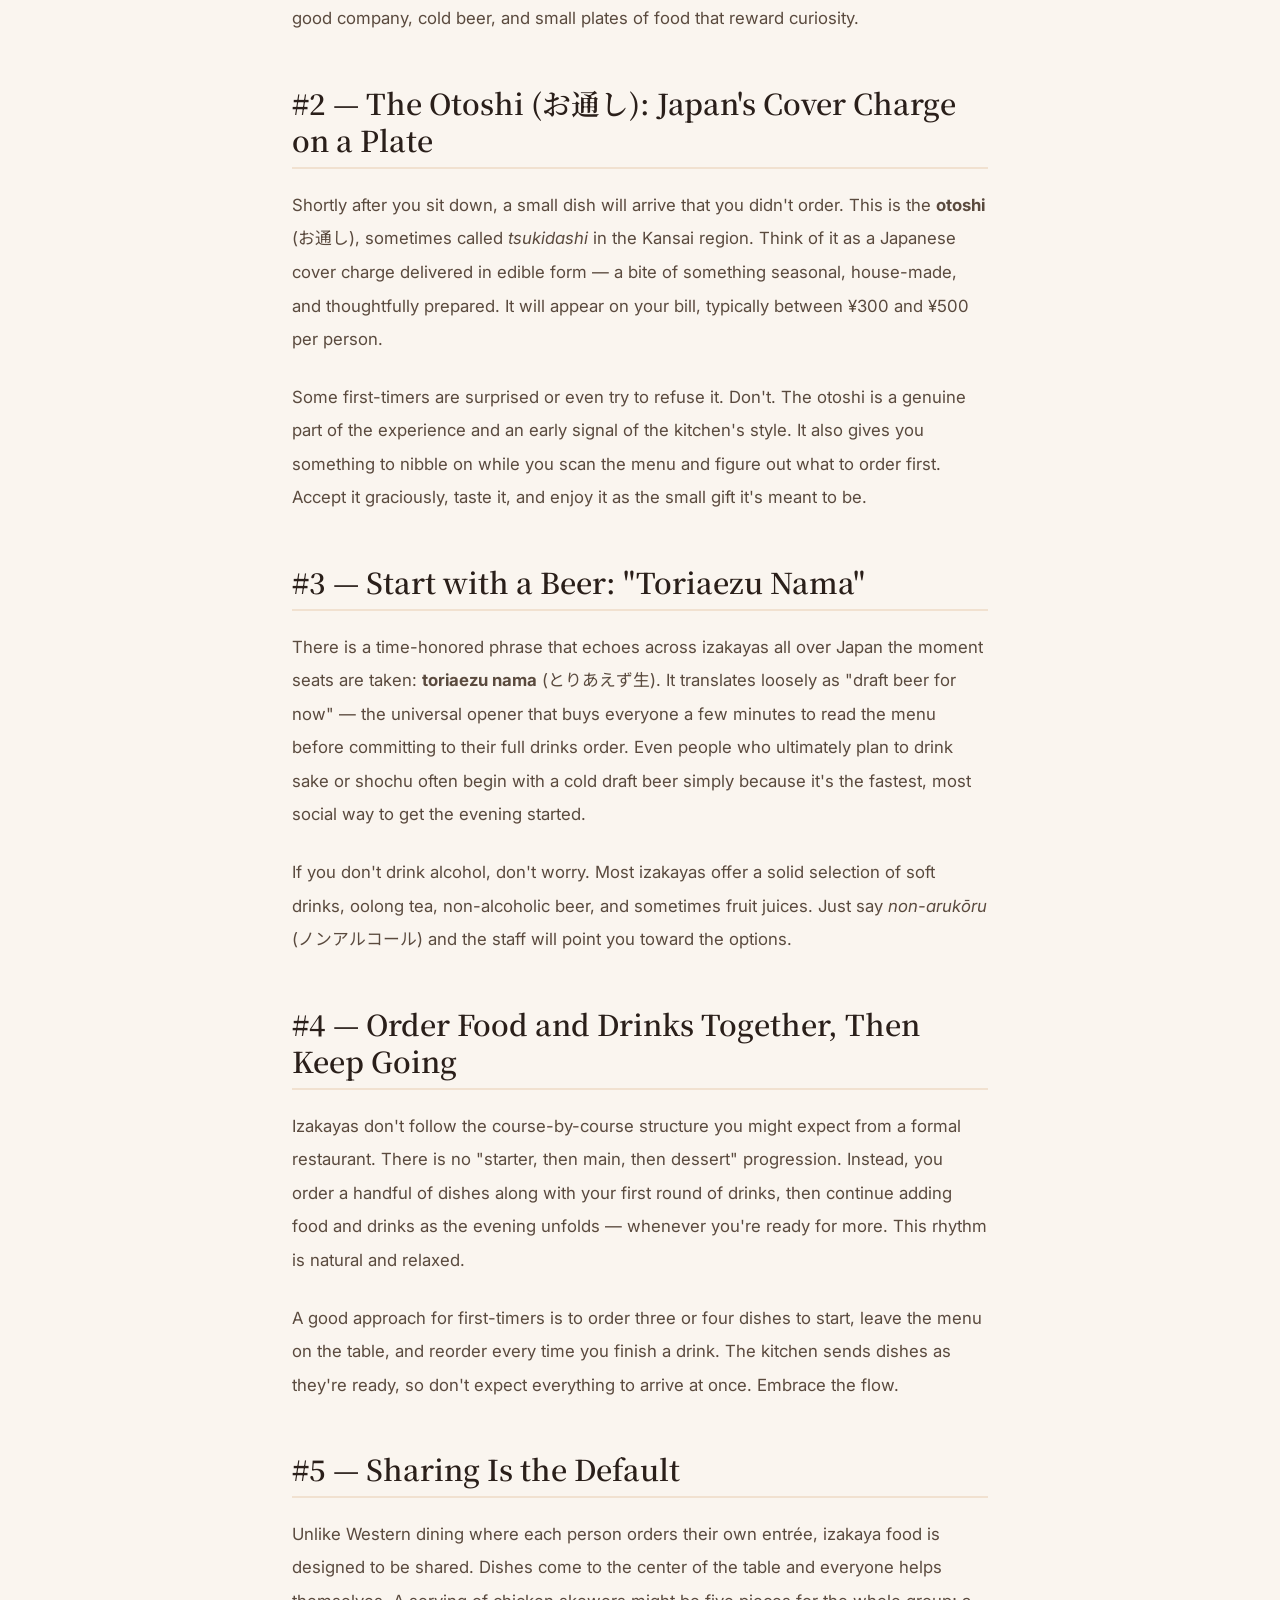
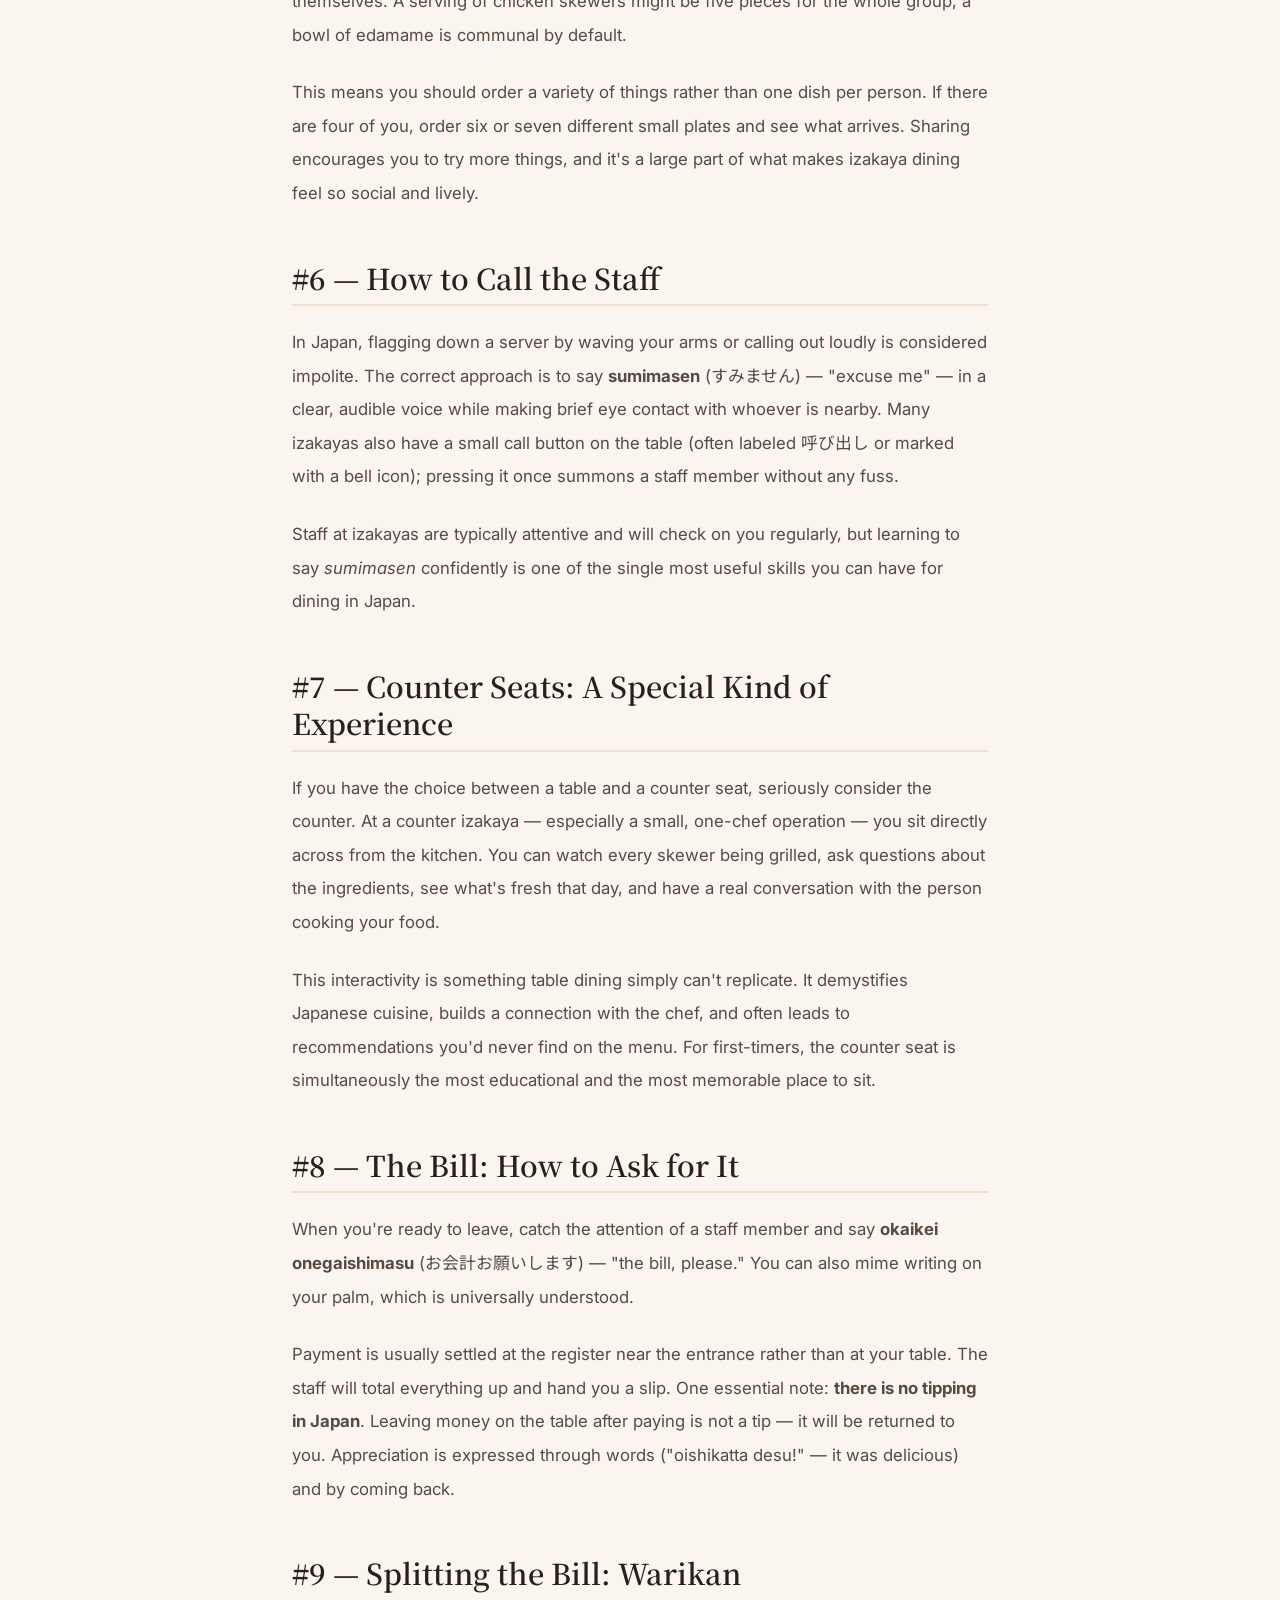
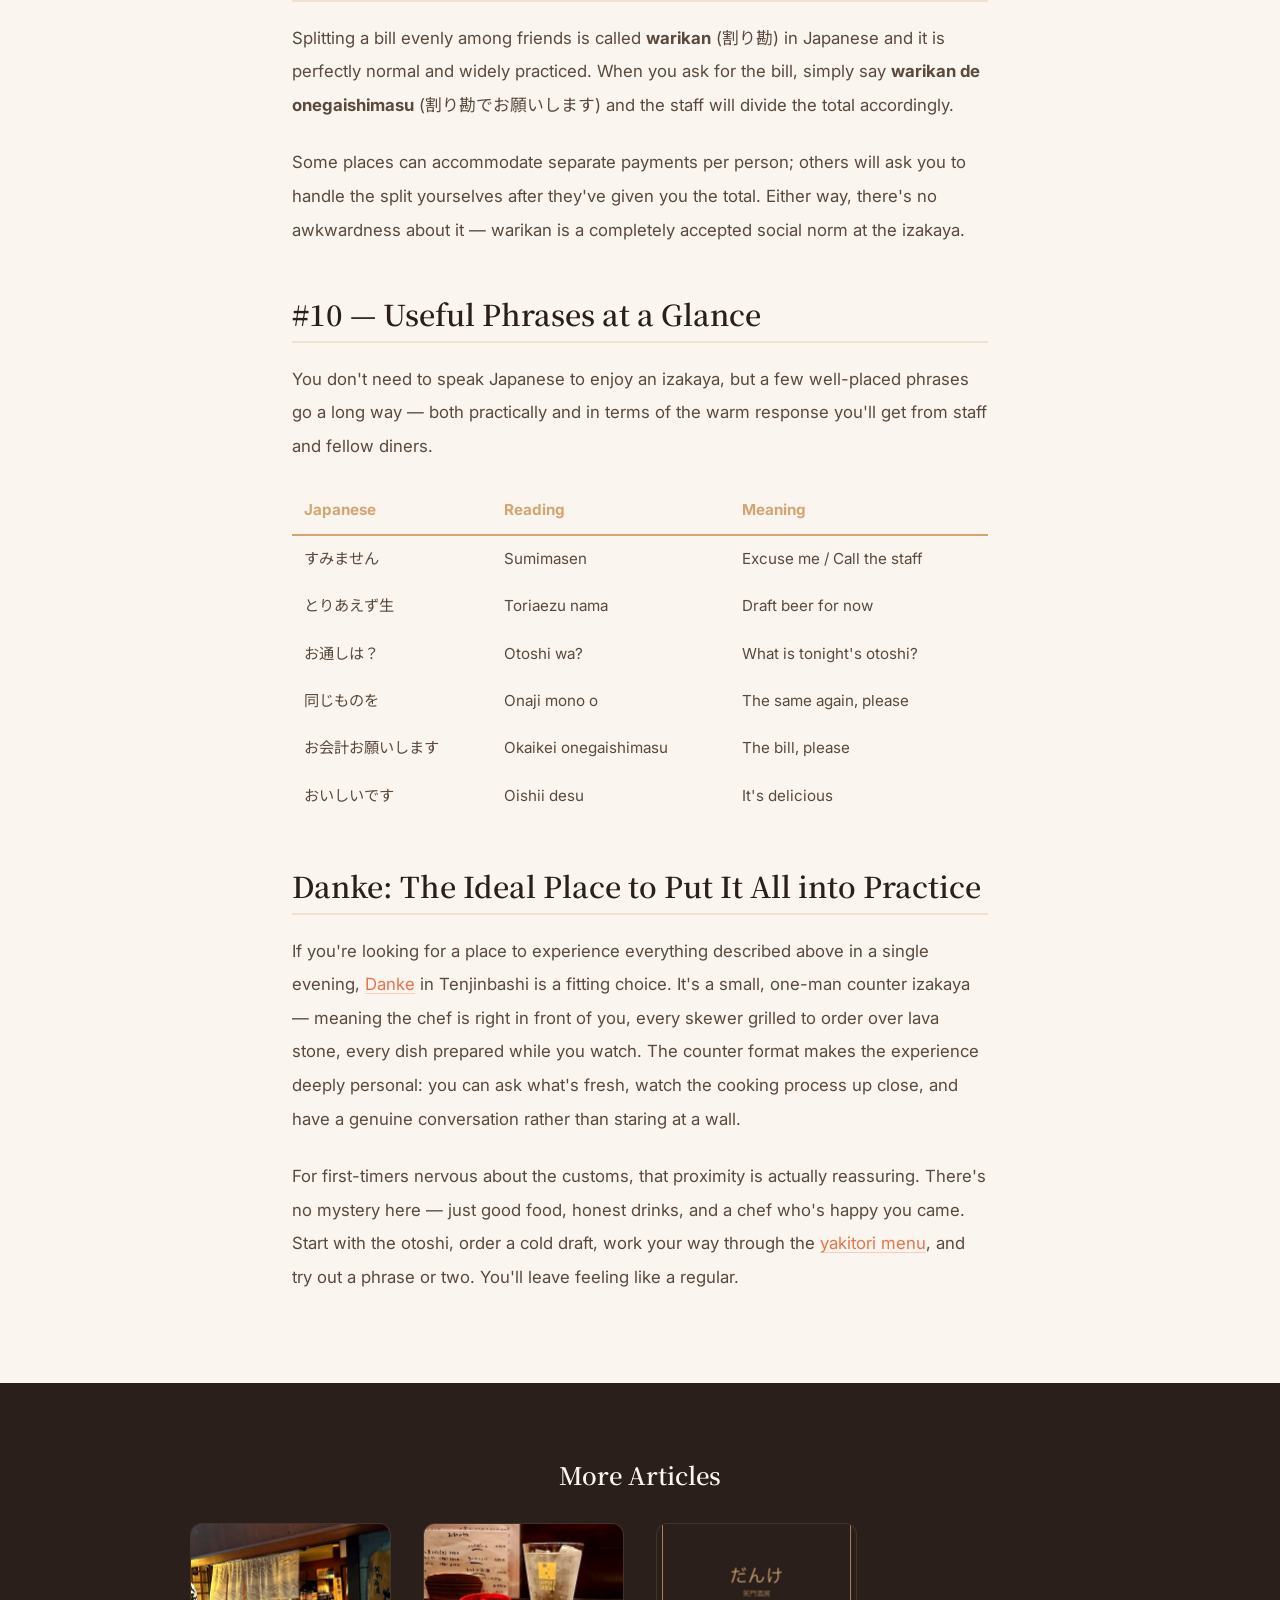
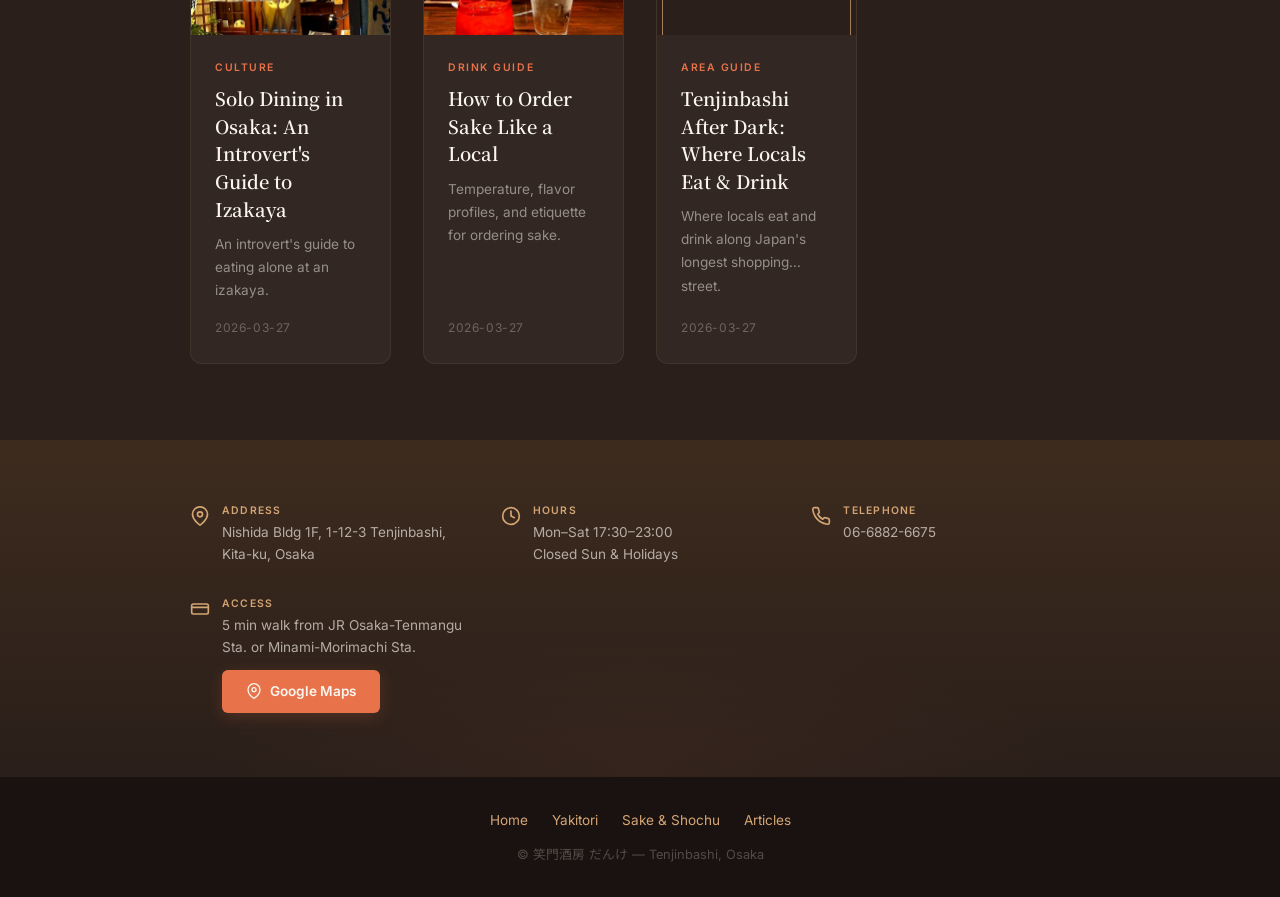
<file: articles/izakaya-etiquette-guide/index.html>
<!DOCTYPE html>
<html lang="en" prefix="og: http://ogp.me/ns#">
<head>
<meta charset="UTF-8">
<link rel="icon" href="/danke-lp/favicon.ico" sizes="32x32">
<link rel="icon" href="/danke-lp/favicon-192.png" sizes="192x192" type="image/png">
<link rel="apple-touch-icon" href="/danke-lp/apple-touch-icon.png">
<meta name="viewport" content="width=device-width, initial-scale=1.0">
<title>Izakaya Etiquette: 10 Things Every First-Timer Should Know - Danke Izakaya | Osaka</title>
<meta name="description" content="First time at a Japanese izakaya? Learn about otoshi, ordering customs, counter seat culture, useful phrases, and how to pay — everything tourists need to feel at home.">
<meta name="robots" content="index, follow">
<link rel="canonical" href="https://haute-manmoto.github.io/danke-lp/articles/izakaya-etiquette-guide/">

<!-- Open Graph -->
<meta property="og:title" content="Izakaya Etiquette: 10 Things Every First-Timer Should Know - Danke Izakaya">
<meta property="og:description" content="First time at a Japanese izakaya? Learn about otoshi, ordering customs, counter seat culture, useful phrases, and how to pay — everything tourists need to feel at home.">
<meta property="og:type" content="article">
<meta property="og:url" content="https://haute-manmoto.github.io/danke-lp/articles/izakaya-etiquette-guide/">
<meta property="og:image" content="https://haute-manmoto.github.io/danke-lp/images/article-izakaya-etiquette.jpg">
<meta property="og:locale" content="en_US">
<meta property="og:locale:alternate" content="zh_CN">
<meta property="og:locale:alternate" content="ko_KR">
<meta property="og:site_name" content="笑門酒房 だんけ | Danke Izakaya">

<!-- Twitter Card -->
<meta name="twitter:card" content="summary_large_image">
<meta name="twitter:title" content="Izakaya Etiquette: 10 Things Every First-Timer Should Know - Danke Izakaya">
<meta name="twitter:description" content="First time at a Japanese izakaya? Learn about otoshi, ordering customs, counter seat culture, useful phrases, and how to pay — everything tourists need to feel at home.">
<meta name="twitter:image" content="https://haute-manmoto.github.io/danke-lp/images/article-izakaya-etiquette.jpg">

<!-- Schema.org Article -->
<script type="application/ld+json">
{
  "@context": "https://schema.org",
  "@type": "Article",
  "headline": "Izakaya Etiquette: 10 Things Every First-Timer Should Know",
  "description": "First time at a Japanese izakaya? Learn about otoshi, ordering customs, counter seat culture, useful phrases, and how to pay — everything tourists need to feel at home.",
  "image": "https://haute-manmoto.github.io/danke-lp/images/article-izakaya-etiquette.jpg",
  "datePublished": "2026-03-30",
  "author": {
    "@type": "Organization",
    "name": "Danke Izakaya"
  },
  "publisher": {
    "@type": "Organization",
    "name": "笑門酒房 だんけ",
    "url": "https://haute-manmoto.github.io/danke-lp/"
  }
}
</script>

<!-- Fonts & CSS -->
<link rel="preconnect" href="https://fonts.googleapis.com">
<link rel="preconnect" href="https://fonts.gstatic.com" crossorigin>
<link href="https://fonts.googleapis.com/css2?family=Inter:wght@400;500;600&family=Noto+Sans+JP:wght@400;500;700&family=Noto+Serif+JP:wght@400;600;700&display=swap" rel="stylesheet">
<link rel="stylesheet" href="../../css/style.css">
</head>

<body data-active-lang="en">

<!-- ===================== LANGUAGE SWITCHER & NAV ===================== -->
<nav class="lang-switcher" role="navigation" aria-label="Language and Navigation">
  <div class="site-nav">
    <a href="../../" class="site-nav__link">Home</a>
    <a href="../../menu/yakitori/" class="site-nav__link">
      <span data-lang="en">Yakitori</span>
      <span data-lang="zh">烤鸡串</span>
      <span data-lang="ko">야키토리</span>
    </a>
    <a href="../../menu/sake-shochu/" class="site-nav__link">
      <span data-lang="en">Sake</span>
      <span data-lang="zh">清酒</span>
      <span data-lang="ko">사케</span>
    </a>
    <a href="../" class="site-nav__link active">
      <span data-lang="en">Articles</span>
      <span data-lang="zh">文章</span>
      <span data-lang="ko">기사</span>
    </a>
  </div>
  <div>
    <button class="lang-btn active" data-switch-lang="en" aria-label="English">EN</button>
    <button class="lang-btn" data-switch-lang="zh" aria-label="Chinese">中文</button>
    <button class="lang-btn" data-switch-lang="ko" aria-label="Korean">한국어</button>
  </div>
</nav>

<!-- ===================== BREADCRUMB ===================== -->
<nav class="breadcrumb" aria-label="Breadcrumb">
  <ol>
    <li><a href="../../">Home</a></li>
    <li><a href="../">
      <span data-lang="en">Articles</span>
      <span data-lang="zh">文章</span>
      <span data-lang="ko">기사</span>
    </a></li>
    <li>
      <span class="current" data-lang="en">Izakaya Etiquette: 10 Things Every First-Timer Should Know</span>
      <span class="current" data-lang="zh">居酒屋礼仪：初次光顾必知的10件事</span>
      <span class="current" data-lang="ko">이자카야 에티켓: 처음 방문자가 알아야 할 10가지</span>
    </li>
  </ol>
</nav>

<!-- ===================== PAGE HEADER ===================== -->
<header class="page-header">
  <time datetime="2026-03-30" style="font-size:0.8rem; color:var(--amber); opacity:0.6; letter-spacing:0.1em; display:block; margin-bottom:1rem;">2026-03-30</time>
  <h1 class="reveal">
    <span data-lang="en">Izakaya Etiquette: 10 Things Every First-Timer Should Know</span>
    <span data-lang="zh">居酒屋礼仪：初次光顾必知的10件事</span>
    <span data-lang="ko">이자카야 에티켓: 처음 방문자가 알아야 할 10가지</span>
  </h1>
</header>

<!-- ===================== HERO IMAGE ===================== -->
<div style="max-width:900px; margin:0 auto; padding:0 1rem;">
  <img src="../../images/mise-wide.jpg" alt="Izakaya Etiquette: 10 Things Every First-Timer Should Know" style="width:100%; border-radius:8px; margin:2rem 0;" loading="eager">
</div>

<!-- ===================== ARTICLE BODY ===================== -->
<article class="article-body">

  <!-- === ENGLISH === -->
  <div data-lang="en">
    <p>Walking into a busy Japanese izakaya for the first time can feel a little intimidating — the smoke, the noise, the rapid-fire Japanese, the unfamiliar menu. But here's the truth: with just a few basics under your belt, an izakaya transforms into one of the most welcoming and convivial dining experiences Japan has to offer. This guide covers ten things every first-timer should know before stepping through that curtain.</p>

    <h2>#1 — Understand What an Izakaya Actually Is</h2>
    <p>An izakaya (居酒屋) is not quite a restaurant and not quite a bar — it sits somewhere comfortably between the two. The word itself breaks down as <em>i</em> (to stay) + <em>sakaya</em> (sake shop): a place where you linger over drinks with food never far away. Unlike a restaurant where the meal has a clear arc from starter to dessert, or a bar where food is an afterthought, an izakaya treats eating and drinking as completely equal partners. You'll order drinks and food simultaneously, keep reordering throughout the evening, and leave whenever you feel ready. There's no rush, no fixed menu progression — just good company, cold beer, and small plates of food that reward curiosity.</p>

    <h2>#2 — The Otoshi (お通し): Japan's Cover Charge on a Plate</h2>
    <p>Shortly after you sit down, a small dish will arrive that you didn't order. This is the <strong>otoshi</strong> (お通し), sometimes called <em>tsukidashi</em> in the Kansai region. Think of it as a Japanese cover charge delivered in edible form — a bite of something seasonal, house-made, and thoughtfully prepared. It will appear on your bill, typically between ¥300 and ¥500 per person.</p>
    <p>Some first-timers are surprised or even try to refuse it. Don't. The otoshi is a genuine part of the experience and an early signal of the kitchen's style. It also gives you something to nibble on while you scan the menu and figure out what to order first. Accept it graciously, taste it, and enjoy it as the small gift it's meant to be.</p>

    <h2>#3 — Start with a Beer: "Toriaezu Nama"</h2>
    <p>There is a time-honored phrase that echoes across izakayas all over Japan the moment seats are taken: <strong>toriaezu nama</strong> (とりあえず生). It translates loosely as "draft beer for now" — the universal opener that buys everyone a few minutes to read the menu before committing to their full drinks order. Even people who ultimately plan to drink sake or shochu often begin with a cold draft beer simply because it's the fastest, most social way to get the evening started.</p>
    <p>If you don't drink alcohol, don't worry. Most izakayas offer a solid selection of soft drinks, oolong tea, non-alcoholic beer, and sometimes fruit juices. Just say <em>non-arukōru</em> (ノンアルコール) and the staff will point you toward the options.</p>

    <h2>#4 — Order Food and Drinks Together, Then Keep Going</h2>
    <p>Izakayas don't follow the course-by-course structure you might expect from a formal restaurant. There is no "starter, then main, then dessert" progression. Instead, you order a handful of dishes along with your first round of drinks, then continue adding food and drinks as the evening unfolds — whenever you're ready for more. This rhythm is natural and relaxed.</p>
    <p>A good approach for first-timers is to order three or four dishes to start, leave the menu on the table, and reorder every time you finish a drink. The kitchen sends dishes as they're ready, so don't expect everything to arrive at once. Embrace the flow.</p>

    <h2>#5 — Sharing Is the Default</h2>
    <p>Unlike Western dining where each person orders their own entrée, izakaya food is designed to be shared. Dishes come to the center of the table and everyone helps themselves. A serving of chicken skewers might be five pieces for the whole group; a bowl of edamame is communal by default.</p>
    <p>This means you should order a variety of things rather than one dish per person. If there are four of you, order six or seven different small plates and see what arrives. Sharing encourages you to try more things, and it's a large part of what makes izakaya dining feel so social and lively.</p>

    <h2>#6 — How to Call the Staff</h2>
    <p>In Japan, flagging down a server by waving your arms or calling out loudly is considered impolite. The correct approach is to say <strong>sumimasen</strong> (すみません) — "excuse me" — in a clear, audible voice while making brief eye contact with whoever is nearby. Many izakayas also have a small call button on the table (often labeled 呼び出し or marked with a bell icon); pressing it once summons a staff member without any fuss.</p>
    <p>Staff at izakayas are typically attentive and will check on you regularly, but learning to say <em>sumimasen</em> confidently is one of the single most useful skills you can have for dining in Japan.</p>

    <h2>#7 — Counter Seats: A Special Kind of Experience</h2>
    <p>If you have the choice between a table and a counter seat, seriously consider the counter. At a counter izakaya — especially a small, one-chef operation — you sit directly across from the kitchen. You can watch every skewer being grilled, ask questions about the ingredients, see what's fresh that day, and have a real conversation with the person cooking your food.</p>
    <p>This interactivity is something table dining simply can't replicate. It demystifies Japanese cuisine, builds a connection with the chef, and often leads to recommendations you'd never find on the menu. For first-timers, the counter seat is simultaneously the most educational and the most memorable place to sit.</p>

    <h2>#8 — The Bill: How to Ask for It</h2>
    <p>When you're ready to leave, catch the attention of a staff member and say <strong>okaikei onegaishimasu</strong> (お会計お願いします) — "the bill, please." You can also mime writing on your palm, which is universally understood.</p>
    <p>Payment is usually settled at the register near the entrance rather than at your table. The staff will total everything up and hand you a slip. One essential note: <strong>there is no tipping in Japan</strong>. Leaving money on the table after paying is not a tip — it will be returned to you. Appreciation is expressed through words ("oishikatta desu!" — it was delicious) and by coming back.</p>

    <h2>#9 — Splitting the Bill: Warikan</h2>
    <p>Splitting a bill evenly among friends is called <strong>warikan</strong> (割り勘) in Japanese and it is perfectly normal and widely practiced. When you ask for the bill, simply say <strong>warikan de onegaishimasu</strong> (割り勘でお願いします) and the staff will divide the total accordingly.</p>
    <p>Some places can accommodate separate payments per person; others will ask you to handle the split yourselves after they've given you the total. Either way, there's no awkwardness about it — warikan is a completely accepted social norm at the izakaya.</p>

    <h2>#10 — Useful Phrases at a Glance</h2>
    <p>You don't need to speak Japanese to enjoy an izakaya, but a few well-placed phrases go a long way — both practically and in terms of the warm response you'll get from staff and fellow diners.</p>

    <table style="width:100%; border-collapse:collapse; margin:1.5rem 0; font-size:0.95rem;">
      <thead>
        <tr style="border-bottom:2px solid var(--amber);">
          <th style="text-align:left; padding:0.5rem 0.75rem; color:var(--amber);">Japanese</th>
          <th style="text-align:left; padding:0.5rem 0.75rem; color:var(--amber);">Reading</th>
          <th style="text-align:left; padding:0.5rem 0.75rem; color:var(--amber);">Meaning</th>
        </tr>
      </thead>
      <tbody>
        <tr style="border-bottom:1px solid rgba(255,255,255,0.1);">
          <td style="padding:0.5rem 0.75rem;">すみません</td>
          <td style="padding:0.5rem 0.75rem;">Sumimasen</td>
          <td style="padding:0.5rem 0.75rem;">Excuse me / Call the staff</td>
        </tr>
        <tr style="border-bottom:1px solid rgba(255,255,255,0.1);">
          <td style="padding:0.5rem 0.75rem;">とりあえず生</td>
          <td style="padding:0.5rem 0.75rem;">Toriaezu nama</td>
          <td style="padding:0.5rem 0.75rem;">Draft beer for now</td>
        </tr>
        <tr style="border-bottom:1px solid rgba(255,255,255,0.1);">
          <td style="padding:0.5rem 0.75rem;">お通しは？</td>
          <td style="padding:0.5rem 0.75rem;">Otoshi wa?</td>
          <td style="padding:0.5rem 0.75rem;">What is tonight's otoshi?</td>
        </tr>
        <tr style="border-bottom:1px solid rgba(255,255,255,0.1);">
          <td style="padding:0.5rem 0.75rem;">同じものを</td>
          <td style="padding:0.5rem 0.75rem;">Onaji mono o</td>
          <td style="padding:0.5rem 0.75rem;">The same again, please</td>
        </tr>
        <tr style="border-bottom:1px solid rgba(255,255,255,0.1);">
          <td style="padding:0.5rem 0.75rem;">お会計お願いします</td>
          <td style="padding:0.5rem 0.75rem;">Okaikei onegaishimasu</td>
          <td style="padding:0.5rem 0.75rem;">The bill, please</td>
        </tr>
        <tr>
          <td style="padding:0.5rem 0.75rem;">おいしいです</td>
          <td style="padding:0.5rem 0.75rem;">Oishii desu</td>
          <td style="padding:0.5rem 0.75rem;">It's delicious</td>
        </tr>
      </tbody>
    </table>

    <h2>Danke: The Ideal Place to Put It All into Practice</h2>
    <p>If you're looking for a place to experience everything described above in a single evening, <a href="../../">Danke</a> in Tenjinbashi is a fitting choice. It's a small, one-man counter izakaya — meaning the chef is right in front of you, every skewer grilled to order over lava stone, every dish prepared while you watch. The counter format makes the experience deeply personal: you can ask what's fresh, watch the cooking process up close, and have a genuine conversation rather than staring at a wall.</p>
    <p>For first-timers nervous about the customs, that proximity is actually reassuring. There's no mystery here — just good food, honest drinks, and a chef who's happy you came. Start with the otoshi, order a cold draft, work your way through the <a href="../../menu/yakitori/">yakitori menu</a>, and try out a phrase or two. You'll leave feeling like a regular.</p>
  </div>

  <!-- === CHINESE === -->
  <div data-lang="zh">
    <p>第一次走进热闹的日本居酒屋，或许会感到有些不知所措——烟雾、噪音、快速的日语交谈，还有陌生的菜单。但说实话，只要掌握几个基本常识，居酒屋就会变成日本最令人宾至如归的用餐体验之一。这篇指南涵盖了每位初次光顾者在推开门帘之前应该了解的十件事。</p>

    <h2>#1 — 什么是居酒屋？</h2>
    <p>居酒屋（いざかや）既不是纯粹的餐厅，也不是纯粹的酒吧，而是介于两者之间的独特存在。这个词拆开来看是"居"（停留）加上"酒屋"（酒铺），意思是"可以喝着酒待着不走的地方"。与正式餐厅讲究从开胃菜到甜点的完整流程不同，居酒屋将饮酒与用餐视为同等重要的事。你可以同时点酒和菜，在整个晚上随时续杯续菜，想离开的时候再结账——没有催促，没有固定顺序，只有好的陪伴、冰凉的啤酒，以及一盘盘令人惊喜的小菜。</p>

    <h2>#2 — お通し（otoshi）：装在盘子里的"开台费"</h2>
    <p>刚坐下不久，一道你没有点的小菜就会出现在你面前。这就是<strong>お通し</strong>（otoshi），在关西地区也叫做<em>突き出し</em>（tsukidashi）。可以把它理解成日式的"开台费"——以一口时令小食的形式呈现，通常是店家精心手工制作的。它会出现在账单上，每人约300至500日元不等。</p>
    <p>有些初来乍到的客人会感到困惑，甚至想拒绝。不必如此。お通し是居酒屋体验的真正组成部分，也是厨师风格的第一个信号。它还能在你研究菜单时垫垫肚子。请欣然接受，用心品尝，把它当作店家递来的一份小心意。</p>

    <h2>#3 — 先来杯啤酒："とりあえず生"</h2>
    <p>在日本的居酒屋，有一句话每当大家刚落座就会响起：<strong>とりあえず生</strong>（toriaezu nama），意思大致是"先来杯生啤"。这是全日本居酒屋通用的开场白——先点啤酒，争取时间好好看菜单，再考虑后续要喝什么。即使最终想喝清酒或烧酒的人，也常常先以一杯冰镇生啤开始，因为这是最快、最有社交氛围的方式。</p>
    <p>不喝酒也不用担心。大多数居酒屋都有软饮料、乌龙茶、无酒精啤酒甚至果汁可供选择。只要说一声<em>ノンアルコール</em>（non-arukōru），工作人员会为你指引。</p>

    <h2>#4 — 点菜点酒同步进行，随时续点</h2>
    <p>居酒屋不像正式餐厅那样按照"前菜→主菜→甜点"的顺序上菜。你可以在点第一轮酒的同时点几道菜，之后随时根据需要继续加点——这个节奏轻松自在，没有任何压力。</p>
    <p>对初次来访者来说，一个好的做法是先点三四道菜，把菜单留在桌上，每喝完一杯就考虑是否续点。厨房会按照出品顺序上菜，不必期待所有菜同时到齐。顺其自然，享受这种流动感。</p>

    <h2>#5 — 共享是默认规则</h2>
    <p>与西式用餐每人各点一份主菜不同，居酒屋的菜肴设计初衷是供大家共享。菜盘摆在桌子中央，所有人自取。一份烤鸡串可能是五串，供全桌分享；一碗毛豆从来都是公共资产。</p>
    <p>因此，你应该点多种不同的小菜，而不是每人一道。如果你们是四个人，点六七道各式小菜，看看会端上来什么。共享让你有机会尝试更多食物，也正是这一点让居酒屋的用餐氛围如此热闹欢快。</p>

    <h2>#6 — 如何叫服务员</h2>
    <p>在日本，挥手大声招呼服务员是不礼貌的行为。正确的做法是用清晰、可听见的声音说<strong>すみません</strong>（sumimasen，"不好意思/打扰一下"），同时与附近的工作人员短暂对视。很多居酒屋桌上也设有呼叫按钮（通常标有"呼び出し"或铃铛图标），按一下即可，简单方便。</p>
    <p>居酒屋的工作人员通常很细心，会定期来查看，但自信地说出"すみません"绝对是在日本用餐最实用的技能之一。</p>

    <h2>#7 — 吧台座位：独特的互动体验</h2>
    <p>如果有桌位和吧台两种选择，请认真考虑吧台。在小型一人经营的居酒屋里，坐在吧台意味着你直面厨房。你可以看着每一串烤鸡串被烤制，问关于食材的问题，了解今天有什么新鲜食材，还能和正在烹饪的厨师真正交流。</p>
    <p>这种互动性是坐桌位完全无法体会的。它让日本料理不再神秘，与厨师建立起真实的连接，还常常能得到菜单上找不到的推荐。对于初次体验的人来说，吧台座位既是学习的好地方，也是最难忘的座位选择。</p>

    <h2>#8 — 结账：怎么买单</h2>
    <p>准备离开时，引起工作人员的注意，说<strong>お会計お願いします</strong>（okaikei onegaishimasu，"请结账"）。也可以用手在掌心比划写字的动作，这个手势在日本人尽皆知。</p>
    <p>结账通常在入口附近的收银台进行，而不是在座位上。工作人员会汇总所有费用并递给你账单。有一点务必记住：<strong>日本没有小费文化</strong>。付完账后把钱留在桌上不是给小费——工作人员会把钱还给你。表达感谢的方式是用语言（"おいしかったです！"——太好吃了！）和再次光临。</p>

    <h2>#9 — AA制：割り勘（warikan）</h2>
    <p>朋友间平摊账单在日本叫做<strong>割り勘</strong>（warikan），这是完全正常、普遍接受的做法。结账时只需说<strong>割り勘でお願いします</strong>（warikan de onegaishimasu），工作人员就会帮你平均分摊。</p>
    <p>有些地方可以按人分开支付，有些则会给出总金额让你们自行分配。无论哪种方式，割り勘在居酒屋都是再自然不过的社交规范，完全不需要感到尴尬。</p>

    <h2>#10 — 实用短句速查表</h2>
    <p>在居酒屋用餐不需要会说日语，但几句恰当的短语大有帮助——不仅实用，还能收获工作人员和其他食客热情友好的回应。</p>

    <table style="width:100%; border-collapse:collapse; margin:1.5rem 0; font-size:0.95rem;">
      <thead>
        <tr style="border-bottom:2px solid var(--amber);">
          <th style="text-align:left; padding:0.5rem 0.75rem; color:var(--amber);">日语</th>
          <th style="text-align:left; padding:0.5rem 0.75rem; color:var(--amber);">读音</th>
          <th style="text-align:left; padding:0.5rem 0.75rem; color:var(--amber);">含义</th>
        </tr>
      </thead>
      <tbody>
        <tr style="border-bottom:1px solid rgba(255,255,255,0.1);">
          <td style="padding:0.5rem 0.75rem;">すみません</td>
          <td style="padding:0.5rem 0.75rem;">Sumimasen</td>
          <td style="padding:0.5rem 0.75rem;">不好意思／叫服务员</td>
        </tr>
        <tr style="border-bottom:1px solid rgba(255,255,255,0.1);">
          <td style="padding:0.5rem 0.75rem;">とりあえず生</td>
          <td style="padding:0.5rem 0.75rem;">Toriaezu nama</td>
          <td style="padding:0.5rem 0.75rem;">先来杯生啤</td>
        </tr>
        <tr style="border-bottom:1px solid rgba(255,255,255,0.1);">
          <td style="padding:0.5rem 0.75rem;">お通しは？</td>
          <td style="padding:0.5rem 0.75rem;">Otoshi wa?</td>
          <td style="padding:0.5rem 0.75rem;">今天的お通し是什么？</td>
        </tr>
        <tr style="border-bottom:1px solid rgba(255,255,255,0.1);">
          <td style="padding:0.5rem 0.75rem;">同じものを</td>
          <td style="padding:0.5rem 0.75rem;">Onaji mono o</td>
          <td style="padding:0.5rem 0.75rem;">再来一样的</td>
        </tr>
        <tr style="border-bottom:1px solid rgba(255,255,255,0.1);">
          <td style="padding:0.5rem 0.75rem;">お会計お願いします</td>
          <td style="padding:0.5rem 0.75rem;">Okaikei onegaishimasu</td>
          <td style="padding:0.5rem 0.75rem;">请结账</td>
        </tr>
        <tr>
          <td style="padding:0.5rem 0.75rem;">おいしいです</td>
          <td style="padding:0.5rem 0.75rem;">Oishii desu</td>
          <td style="padding:0.5rem 0.75rem;">太好吃了</td>
        </tr>
      </tbody>
    </table>

    <h2>Danke：练习以上一切的绝佳场所</h2>
    <p>如果你想在一个晚上把上面所有内容都亲身体验一遍，天神桥的<a href="../../">Danke</a>是个很好的选择。这里是一家小型一人经营的吧台居酒屋——厨师就在你正对面，每串烤鸡串在熔岩石上现烤，每道菜在你眼前完成。吧台的形式让整个体验变得极为贴近：你可以问今天什么食材最新鲜，近距离观摩烹饪过程，和厨师真正聊上几句。</p>
    <p>对于担心礼仪的初次来访者来说，这种距离感反而是一种安心。这里没有什么神秘之处——只有好食物、正直的饮品，还有一位真心欢迎你到来的厨师。先接受お通し，点一杯冷啤，按自己的节奏浏览<a href="../../menu/yakitori/">烤鸡串菜单</a>，试着说上几句日语。离开时，你会有种自己已是老主顾的感觉。</p>
  </div>

  <!-- === KOREAN === -->
  <div data-lang="ko">
    <p>처음으로 활기 넘치는 일본 이자카야에 들어서면 다소 당황스러울 수 있습니다. 연기, 소음, 빠른 일본어 대화, 생소한 메뉴. 하지만 사실은 이렇습니다. 몇 가지 기본 사항만 알면 이자카야는 일본에서 가장 따뜻하고 즐거운 식사 경험 중 하나로 변모합니다. 이 가이드는 처음 방문하는 분이 노렌(입구 커튼)을 들어올리기 전에 알아야 할 열 가지를 담고 있습니다.</p>

    <h2>#1 — 이자카야란 무엇인가</h2>
    <p>이자카야(居酒屋)는 레스토랑도 아니고 술집도 아닌, 그 사이 어딘가에 편안하게 자리 잡은 공간입니다. 한자를 풀면 '머물다(居)'와 '술집(酒屋)', 즉 "술을 마시며 오래 머무는 곳"입니다. 애피타이저부터 디저트까지 코스가 정해진 레스토랑이나, 음식이 부수적인 술집과 달리 이자카야는 먹는 것과 마시는 것을 완전히 동등하게 다룹니다. 음식과 음료를 동시에 주문하고, 저녁 내내 계속 추가 주문하며, 준비가 되면 자리를 뜨면 됩니다. 서두를 필요 없고, 정해진 순서도 없습니다. 좋은 사람들, 시원한 맥주, 그리고 호기심을 자극하는 작은 안주 접시들만 있을 뿐입니다.</p>

    <h2>#2 — 오토시(お通し): 접시에 담긴 자릿세</h2>
    <p>자리에 앉은 지 얼마 안 되어 주문하지 않은 작은 요리가 나옵니다. 이것이 바로 <strong>오토시</strong>(お通し)입니다. 간사이 지방에서는 <em>쓰키다시</em>(突き出し)라고도 부릅니다. 일본식 자릿세라고 생각하면 됩니다. 제철 재료로 만든 한 입 크기의 요리로, 대부분 가게에서 직접 정성껏 준비한 것입니다. 계산서에 포함되며 보통 1인당 300~500엔 정도입니다.</p>
    <p>처음 방문한 분들이 당황해서 거절하려는 경우도 있습니다. 그럴 필요 없습니다. 오토시는 이자카야 경험의 진정한 일부이며, 주방의 스타일을 가장 먼저 알 수 있는 신호입니다. 메뉴를 살펴보는 동안 간단히 먹을 수 있는 것이기도 합니다. 기꺼이 받아들이고, 천천히 맛보며, 가게가 건네는 작은 선물로 여기세요.</p>

    <h2>#3 — 맥주로 시작하기: "도리아에즈 나마"</h2>
    <p>자리에 앉는 순간 일본 전국의 이자카야에서 울려 퍼지는 말이 있습니다. <strong>도리아에즈 나마</strong>(とりあえず生). "일단 생맥주 한 잔"이라는 뜻으로, 메뉴를 살펴볼 시간을 벌어주는 만국 공통의 이자카야 시작 신호입니다. 나중에 사케나 소주를 마실 계획이더라도 차가운 생맥주로 저녁을 여는 것이 가장 빠르고 사교적인 방법이기 때문에 많은 사람이 이렇게 시작합니다.</p>
    <p>술을 마시지 않아도 걱정하지 마세요. 대부분의 이자카야에는 소프트드링크, 우롱차, 논알코올 맥주, 과일주스 등이 준비되어 있습니다. <em>논 아루코루</em>(ノンアルコール)라고 말하면 직원이 안내해 줄 것입니다.</p>

    <h2>#4 — 음식과 음료 함께 주문, 그리고 계속 추가</h2>
    <p>이자카야는 격식 있는 레스토랑처럼 코스 순서에 따라 진행되지 않습니다. "애피타이저, 메인, 디저트" 같은 흐름이 없습니다. 첫 번째 음료를 주문하면서 안주 몇 가지를 함께 고르고, 저녁 내내 먹고 싶을 때마다 계속 추가 주문하면 됩니다. 이 리듬은 자연스럽고 여유롭습니다.</p>
    <p>처음 방문자에게 추천하는 방법은 먼저 서너 가지 요리를 주문하고 메뉴판을 테이블에 놓아두었다가, 음료를 다 마실 때마다 추가 주문을 고려하는 것입니다. 주방에서는 준비되는 순서대로 요리를 내기 때문에 모든 것이 동시에 나오길 기대하지 마세요. 자연스러운 흐름에 맡기세요.</p>

    <h2>#5 — 나눠 먹는 것이 기본</h2>
    <p>서양식 식사에서 각자 메인 요리를 따로 주문하는 것과 달리, 이자카야의 요리는 함께 나눠 먹도록 설계되어 있습니다. 접시는 테이블 중앙에 오고 모두가 각자 덜어 먹습니다. 닭꼬치 한 접시에 다섯 꼬치가 나와도 테이블 전체가 나눠 먹고, 에다마메도 공동 접시입니다.</p>
    <p>즉, 한 사람당 한 가지 요리가 아니라 다양한 종류를 여럿이 나눠 먹을 수 있게 주문해야 합니다. 네 명이라면 여섯일곱 가지 다양한 소접시를 시켜보세요. 함께 나눠 먹으면 더 많은 것을 맛볼 수 있고, 바로 이것이 이자카야 식사를 그토록 활기차고 사교적으로 만드는 이유입니다.</p>

    <h2>#6 — 직원 부르는 방법</h2>
    <p>일본에서 손을 크게 흔들거나 큰 소리로 직원을 부르는 것은 실례입니다. 올바른 방법은 주변 직원과 잠깐 눈을 마주치면서 또렷하게 들릴 수 있는 목소리로 <strong>스미마센</strong>(すみません, "실례합니다")이라고 말하는 것입니다. 많은 이자카야에는 테이블마다 호출 버튼(보통 "呼び出し" 또는 벨 아이콘)이 있어 한 번만 누르면 직원이 옵니다.</p>
    <p>이자카야 직원들은 대체로 세심하게 손님을 살피지만, "스미마센"을 자신 있게 말할 수 있다는 것은 일본에서 식사할 때 가장 유용한 기술 중 하나입니다.</p>

    <h2>#7 — 카운터 석: 특별한 상호작용의 경험</h2>
    <p>테이블 석과 카운터 석 중 선택할 수 있다면 카운터를 진지하게 고려해 보세요. 소규모 1인 운영 이자카야에서 카운터에 앉으면 주방을 바로 눈앞에서 볼 수 있습니다. 모든 꼬치가 구워지는 과정을 지켜볼 수 있고, 재료에 대해 질문하고, 오늘의 신선한 식재료가 무엇인지 알 수 있으며, 요리하는 사람과 진짜 대화를 나눌 수 있습니다.</p>
    <p>이런 상호작용은 테이블 식사로는 절대 경험할 수 없는 것입니다. 일본 요리의 신비감이 걷히고, 셰프와의 유대감이 생기며, 메뉴에 없는 추천을 받기도 합니다. 처음 방문하는 분에게 카운터 석은 가장 배울 것이 많고 동시에 가장 기억에 남는 자리입니다.</p>

    <h2>#8 — 계산: 어떻게 부탁하나</h2>
    <p>자리를 뜰 준비가 됐을 때 직원의 눈을 끌며 <strong>오카이케이 오네가이시마스</strong>(お会計お願いします, "계산 부탁드립니다")라고 말하세요. 손바닥에 글씨 쓰는 시늉을 해도 통합니다. 이 동작은 일본 전역에서 통용됩니다.</p>
    <p>계산은 보통 테이블이 아니라 입구 근처의 계산대에서 이루어집니다. 직원이 총액을 계산해 영수증을 건네줍니다. 한 가지 꼭 기억해야 할 것: <strong>일본에는 팁 문화가 없습니다.</strong> 계산 후 테이블에 돈을 남겨두는 것은 팁이 아니라 반환됩니다. 감사함은 말로("오이시캇타데스!" — 정말 맛있었어요!)와 재방문으로 표현하는 것이 일본식입니다.</p>

    <h2>#9 — 더치페이: 와리칸(割り勘)</h2>
    <p>친구들끼리 금액을 균등하게 나눠 내는 것을 일본에서는 <strong>와리칸</strong>(割り勘)이라고 합니다. 이는 완전히 정상적이고 널리 통용되는 방식입니다. 계산할 때 <strong>와리칸데 오네가이시마스</strong>(割り勘でお願いします)라고 하면 직원이 총액을 인원수로 나눠줍니다.</p>
    <p>개인별로 따로 계산해 주는 가게도 있고, 총액을 알려주고 손님이 직접 나누는 가게도 있습니다. 어느 쪽이든 와리칸은 이자카야에서 완전히 자연스러운 사회적 관습입니다. 전혀 어색할 것이 없습니다.</p>

    <h2>#10 — 한눈에 보는 유용한 표현</h2>
    <p>이자카야를 즐기기 위해 일본어를 유창하게 구사할 필요는 없지만, 몇 마디만 알아도 실용적으로 도움이 될 뿐만 아니라 직원과 다른 손님들로부터 따뜻한 반응을 이끌어냅니다.</p>

    <table style="width:100%; border-collapse:collapse; margin:1.5rem 0; font-size:0.95rem;">
      <thead>
        <tr style="border-bottom:2px solid var(--amber);">
          <th style="text-align:left; padding:0.5rem 0.75rem; color:var(--amber);">일본어</th>
          <th style="text-align:left; padding:0.5rem 0.75rem; color:var(--amber);">발음</th>
          <th style="text-align:left; padding:0.5rem 0.75rem; color:var(--amber);">의미</th>
        </tr>
      </thead>
      <tbody>
        <tr style="border-bottom:1px solid rgba(255,255,255,0.1);">
          <td style="padding:0.5rem 0.75rem;">すみません</td>
          <td style="padding:0.5rem 0.75rem;">스미마센</td>
          <td style="padding:0.5rem 0.75rem;">실례합니다 / 직원 부를 때</td>
        </tr>
        <tr style="border-bottom:1px solid rgba(255,255,255,0.1);">
          <td style="padding:0.5rem 0.75rem;">とりあえず生</td>
          <td style="padding:0.5rem 0.75rem;">도리아에즈 나마</td>
          <td style="padding:0.5rem 0.75rem;">일단 생맥주 한 잔</td>
        </tr>
        <tr style="border-bottom:1px solid rgba(255,255,255,0.1);">
          <td style="padding:0.5rem 0.75rem;">お通しは？</td>
          <td style="padding:0.5rem 0.75rem;">오토시와?</td>
          <td style="padding:0.5rem 0.75rem;">오늘의 오토시는 무엇인가요?</td>
        </tr>
        <tr style="border-bottom:1px solid rgba(255,255,255,0.1);">
          <td style="padding:0.5rem 0.75rem;">同じものを</td>
          <td style="padding:0.5rem 0.75rem;">오나지 모노오</td>
          <td style="padding:0.5rem 0.75rem;">같은 걸로 다시 주세요</td>
        </tr>
        <tr style="border-bottom:1px solid rgba(255,255,255,0.1);">
          <td style="padding:0.5rem 0.75rem;">お会計お願いします</td>
          <td style="padding:0.5rem 0.75rem;">오카이케이 오네가이시마스</td>
          <td style="padding:0.5rem 0.75rem;">계산 부탁드립니다</td>
        </tr>
        <tr>
          <td style="padding:0.5rem 0.75rem;">おいしいです</td>
          <td style="padding:0.5rem 0.75rem;">오이시이데스</td>
          <td style="padding:0.5rem 0.75rem;">맛있어요</td>
        </tr>
      </tbody>
    </table>

    <h2>Danke: 이 모든 것을 실천해 볼 최적의 장소</h2>
    <p>위에서 설명한 모든 것을 한 저녁에 직접 체험하고 싶다면, 텐진바시의 <a href="../../">Danke</a>가 좋은 선택입니다. 소규모 1인 운영 카운터 이자카야로, 셰프가 바로 눈앞에 있으며 모든 꼬치를 용암석 위에서 주문 즉시 굽습니다. 카운터 형식이어서 경험이 매우 개인적입니다. 오늘 신선한 재료가 무엇인지 물어보고, 요리 과정을 가까이서 지켜보고, 진짜 대화를 나눌 수 있습니다.</p>
    <p>예절이 걱정되는 첫 방문자에게는 오히려 이 가까운 거리가 안도감을 줍니다. 신비로운 것은 아무것도 없습니다. 좋은 음식, 정직한 음료, 그리고 당신이 와주어서 기쁜 셰프만 있을 뿐입니다. 오토시를 받아들이고, 차가운 생맥주를 주문하고, 자신의 페이스대로 <a href="../../menu/yakitori/">야키토리 메뉴</a>를 둘러보고, 몇 가지 표현을 써보세요. 떠날 때쯤엔 단골이 된 기분이 들 것입니다.</p>
  </div>

</article>

<!-- ===================== RELATED ARTICLES ===================== -->
<section style="background:var(--dark); padding:clamp(3rem,6vw,5rem) clamp(1rem,4vw,2rem);">
  <div style="max-width:900px; margin:0 auto;">
    <h2 style="color:var(--light); text-align:center; margin-bottom:2rem; font-family:var(--font-heading);">
      <span data-lang="en">More Articles</span>
      <span data-lang="zh">更多文章</span>
      <span data-lang="ko">더 많은 기사</span>
    </h2>
    <div class="articles-grid" style="padding:0;">
<!-- RELATED_START -->
      <a href="../solo-dining-osaka/" class="article-card reveal" style="text-decoration:none;">
        <div class="article-card-thumb">
          <img src="../../images/article-solo-dining-new.jpg" alt="Solo Dining in Osaka: An Introvert's Guide to Izakaya" loading="lazy">
        </div>
        <div class="article-card-body">
          <span class="article-card-tag">
            <span data-lang="en">Culture</span>
            <span data-lang="zh">文化</span>
            <span data-lang="ko">문화</span>
          </span>
          <h3 class="article-card-title">
            <span data-lang="en">Solo Dining in Osaka: An Introvert's Guide to Izakaya</span>
            <span data-lang="zh">大阪一人食：内向者的居酒屋指南</span>
            <span data-lang="ko">오사카 혼밥: 내향인을 위한 이자카야 가이드</span>
          </h3>
          <p class="article-card-excerpt">
            <span data-lang="en">An introvert's guide to eating alone at an izakaya.</span>
            <span data-lang="zh">内向者的居酒屋一人食指南。</span>
            <span data-lang="ko">내향인을 위한 이자카야 혼밥 가이드.</span>
          </p>
          <time class="article-card-date" datetime="2026-03-27">2026-03-27</time>
        </div>
      </a>
      <a href="../how-to-order-sake/" class="article-card reveal" style="text-decoration:none;">
        <div class="article-card-thumb">
          <img src="../../images/article-sake-new.jpg" alt="How to Order Sake Like a Local" loading="lazy">
        </div>
        <div class="article-card-body">
          <span class="article-card-tag">
            <span data-lang="en">Drink Guide</span>
            <span data-lang="zh">饮品指南</span>
            <span data-lang="ko">음료 가이드</span>
          </span>
          <h3 class="article-card-title">
            <span data-lang="en">How to Order Sake Like a Local</span>
            <span data-lang="zh">像当地人一样点清酒</span>
            <span data-lang="ko">현지인처럼 사케 주문하기</span>
          </h3>
          <p class="article-card-excerpt">
            <span data-lang="en">Temperature, flavor profiles, and etiquette for ordering sake.</span>
            <span data-lang="zh">清酒的温度、风味和点酒礼仪。</span>
            <span data-lang="ko">사케의 온도, 풍미 프로필, 주문 에티켓.</span>
          </p>
          <time class="article-card-date" datetime="2026-03-27">2026-03-27</time>
        </div>
      </a>
      <a href="../tenjinbashi-after-dark/" class="article-card reveal" style="text-decoration:none;">
        <div class="article-card-thumb">
          <img src="../../images/article-tenjinbashi.jpg" alt="Tenjinbashi After Dark: Where Locals Eat & Drink" loading="lazy">
        </div>
        <div class="article-card-body">
          <span class="article-card-tag">
            <span data-lang="en">Area Guide</span>
            <span data-lang="zh">地区指南</span>
            <span data-lang="ko">지역 가이드</span>
          </span>
          <h3 class="article-card-title">
            <span data-lang="en">Tenjinbashi After Dark: Where Locals Eat & Drink</span>
            <span data-lang="zh">天神桥之夜：当地人的觅食地</span>
            <span data-lang="ko">텐진바시의 밤: 현지인들의 맛집</span>
          </h3>
          <p class="article-card-excerpt">
            <span data-lang="en">Where locals eat and drink along Japan's longest shopping street.</span>
            <span data-lang="zh">在日本最长的商店街上，当地人在哪里吃喝。</span>
            <span data-lang="ko">일본에서 가장 긴 상점가에서 현지인들이 먹고 마시는 곳.</span>
          </p>
          <time class="article-card-date" datetime="2026-03-27">2026-03-27</time>
        </div>
      </a>
<!-- RELATED_END -->
    </div>
  </div>
</section>
<!-- ===================== STORE INFO COMPACT ===================== -->
<section class="store-info-compact">
  <div class="store-info-compact-inner">
    <div class="store-info-compact-item">
      <svg class="compact-icon" viewBox="0 0 24 24" fill="none" stroke="currentColor" stroke-width="2" stroke-linecap="round" stroke-linejoin="round" aria-hidden="true">
        <path d="M21 10c0 7-9 13-9 13s-9-6-9-13a9 9 0 0 1 18 0z"/>
        <circle cx="12" cy="10" r="3"/>
      </svg>
      <div>
        <h4>
          <span data-lang="en">Address</span>
          <span data-lang="zh">地址</span>
          <span data-lang="ko">주소</span>
        </h4>
        <p>
          <span data-lang="en">Nishida Bldg 1F, 1-12-3 Tenjinbashi, Kita-ku, Osaka</span>
          <span data-lang="zh">大阪府大阪市北区天神桥1-12-3 西田大楼 1F</span>
          <span data-lang="ko">오사카부 오사카시 기타구 텐진바시 1-12-3 니시다빌딩 1F</span>
        </p>
      </div>
    </div>
    <div class="store-info-compact-item">
      <svg class="compact-icon" viewBox="0 0 24 24" fill="none" stroke="currentColor" stroke-width="2" stroke-linecap="round" stroke-linejoin="round" aria-hidden="true">
        <circle cx="12" cy="12" r="10"/>
        <polyline points="12 6 12 12 16 14"/>
      </svg>
      <div>
        <h4>
          <span data-lang="en">Hours</span>
          <span data-lang="zh">营业时间</span>
          <span data-lang="ko">영업시간</span>
        </h4>
        <p>
          <span data-lang="en">Mon–Sat 17:30–23:00<br>Closed Sun &amp; Holidays</span>
          <span data-lang="zh">周一至周六 17:30–23:00<br>周日及节假日休息</span>
          <span data-lang="ko">월–토 17:30–23:00<br>일요일·공휴일 휴무</span>
        </p>
      </div>
    </div>
    <div class="store-info-compact-item">
      <svg class="compact-icon" viewBox="0 0 24 24" fill="none" stroke="currentColor" stroke-width="2" stroke-linecap="round" stroke-linejoin="round" aria-hidden="true">
        <path d="M22 16.92v3a2 2 0 0 1-2.18 2 19.79 19.79 0 0 1-8.63-3.07 19.5 19.5 0 0 1-6-6 19.79 19.79 0 0 1-3.07-8.67A2 2 0 0 1 4.11 2h3a2 2 0 0 1 2 1.72c.127.96.361 1.903.7 2.81a2 2 0 0 1-.45 2.11L8.09 9.91a16 16 0 0 0 6 6l1.27-1.27a2 2 0 0 1 2.11-.45c.907.339 1.85.573 2.81.7A2 2 0 0 1 22 16.92z"/>
      </svg>
      <div>
        <h4>
          <span data-lang="en">Telephone</span>
          <span data-lang="zh">电话</span>
          <span data-lang="ko">전화</span>
        </h4>
        <p><a href="tel:06-6882-6675">06-6882-6675</a></p>
      </div>
    </div>
    <div class="store-info-compact-item">
      <svg class="compact-icon" viewBox="0 0 24 24" fill="none" stroke="currentColor" stroke-width="2" stroke-linecap="round" stroke-linejoin="round" aria-hidden="true">
        <rect x="2" y="6" width="20" height="12" rx="2"/>
        <path d="M2,10 L22,10"/>
      </svg>
      <div>
        <h4>
          <span data-lang="en">Access</span>
          <span data-lang="zh">交通</span>
          <span data-lang="ko">교통</span>
        </h4>
        <p>
          <span data-lang="en">5 min walk from JR Osaka-Tenmangu Sta. or Minami-Morimachi Sta.</span>
          <span data-lang="zh">从JR大阪天满宫站或地铁南森町站步行5分钟</span>
          <span data-lang="ko">JR 오사카텐만구역 또는 미나미모리마치역에서 도보 5분</span>
        </p>
        <a href="https://www.google.com/maps/search/笑門酒房+だんけ+天神橋" target="_blank" rel="noopener noreferrer" class="compact-cta" style="margin-top:0.75rem;">
          <svg viewBox="0 0 24 24" fill="none" stroke="currentColor" stroke-width="2" stroke-linecap="round" stroke-linejoin="round" aria-hidden="true" style="width:16px; height:16px;">
            <path d="M21 10c0 7-9 13-9 13s-9-6-9-13a9 9 0 0 1 18 0z"/>
            <circle cx="12" cy="10" r="3"/>
          </svg>
          <span data-lang="en">Google Maps</span>
          <span data-lang="zh">谷歌地图</span>
          <span data-lang="ko">구글 지도</span>
        </a>
      </div>
    </div>
  </div>
</section>

<!-- ===================== FOOTER ===================== -->
<footer class="footer">
  <nav style="margin-bottom:0.75rem; display:flex; gap:1.5rem; justify-content:center; flex-wrap:wrap; font-size:0.85rem;">
    <a href="../../" style="color:var(--amber); text-decoration:none;">Home</a>
    <a href="../../menu/yakitori/" style="color:var(--amber); text-decoration:none;">
      <span data-lang="en">Yakitori</span><span data-lang="zh">烤鸡串</span><span data-lang="ko">야키토리</span>
    </a>
    <a href="../../menu/sake-shochu/" style="color:var(--amber); text-decoration:none;">
      <span data-lang="en">Sake &amp; Shochu</span><span data-lang="zh">清酒·烧酒</span><span data-lang="ko">사케·소주</span>
    </a>
    <a href="../" style="color:var(--amber); text-decoration:none;">
      <span data-lang="en">Articles</span><span data-lang="zh">文章</span><span data-lang="ko">기사</span>
    </a>
  </nav>
  <p>&copy; 笑門酒房 だんけ &mdash; Tenjinbashi, Osaka</p>
</footer>

<!-- ===================== JAVASCRIPT ===================== -->
<script>
(function() {
  'use strict';

  var langBtns = document.querySelectorAll('[data-switch-lang]');
  langBtns.forEach(function(btn) {
    btn.addEventListener('click', function() {
      var lang = this.getAttribute('data-switch-lang');
      document.body.setAttribute('data-active-lang', lang);
      langBtns.forEach(function(b) { b.classList.remove('active'); });
      this.classList.add('active');
    });
  });

  var prefersReduced = window.matchMedia('(prefers-reduced-motion: reduce)').matches;

  if (!prefersReduced) {
    var reveals = document.querySelectorAll('.reveal');
    var observer = new IntersectionObserver(function(entries) {
      entries.forEach(function(entry) {
        if (entry.isIntersecting) {
          entry.target.classList.add('visible');
          observer.unobserve(entry.target);
        }
      });
    }, { threshold: 0.15, rootMargin: '0px 0px -40px 0px' });

    reveals.forEach(function(el) {
      if (el.closest('.page-header')) {
        el.classList.add('visible');
      } else {
        observer.observe(el);
      }
    });
  } else {
    document.querySelectorAll('.reveal').forEach(function(el) {
      el.classList.add('visible');
    });
  }

  document.querySelectorAll('a[href^="#"]').forEach(function(a) {
    a.addEventListener('click', function(e) {
      var target = document.querySelector(this.getAttribute('href'));
      if (target) {
        e.preventDefault();
        target.scrollIntoView({ behavior: 'smooth' });
      }
    });
  });
})();
</script>
</body>
</html>
</file>
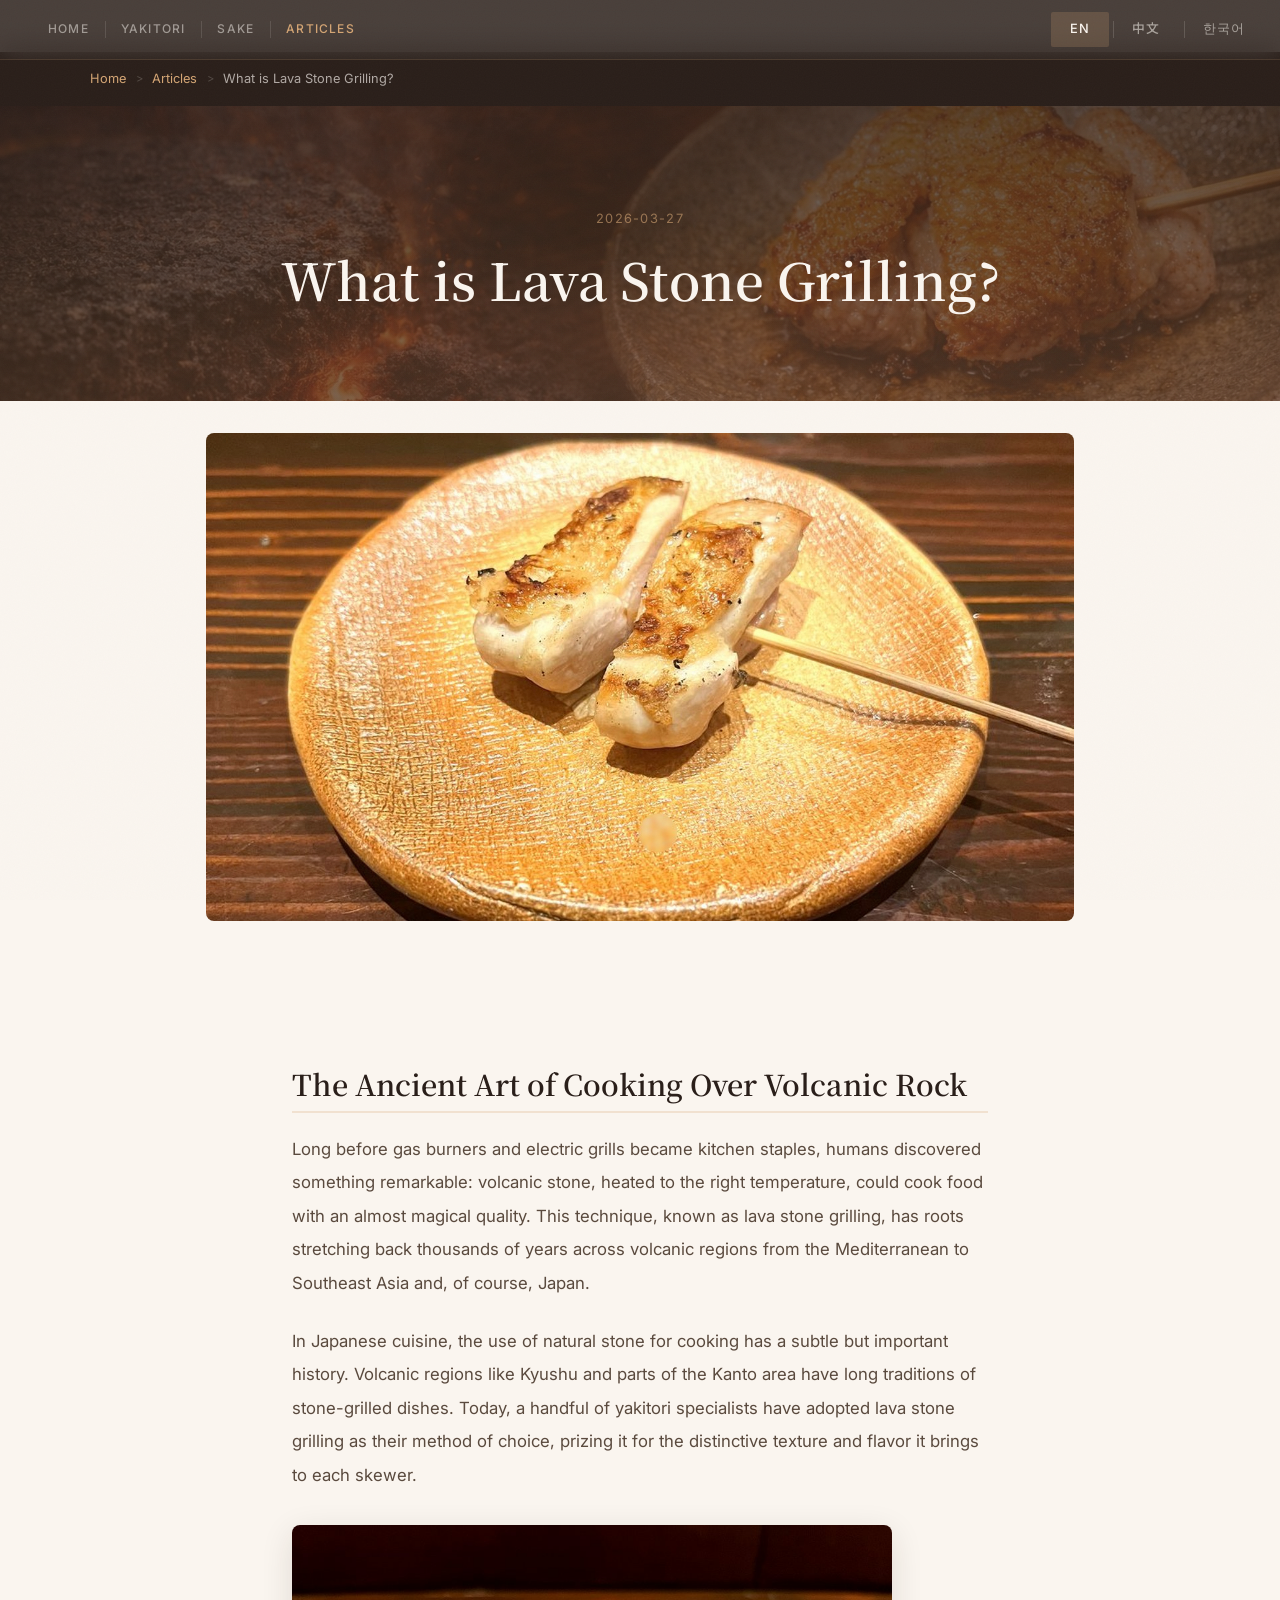
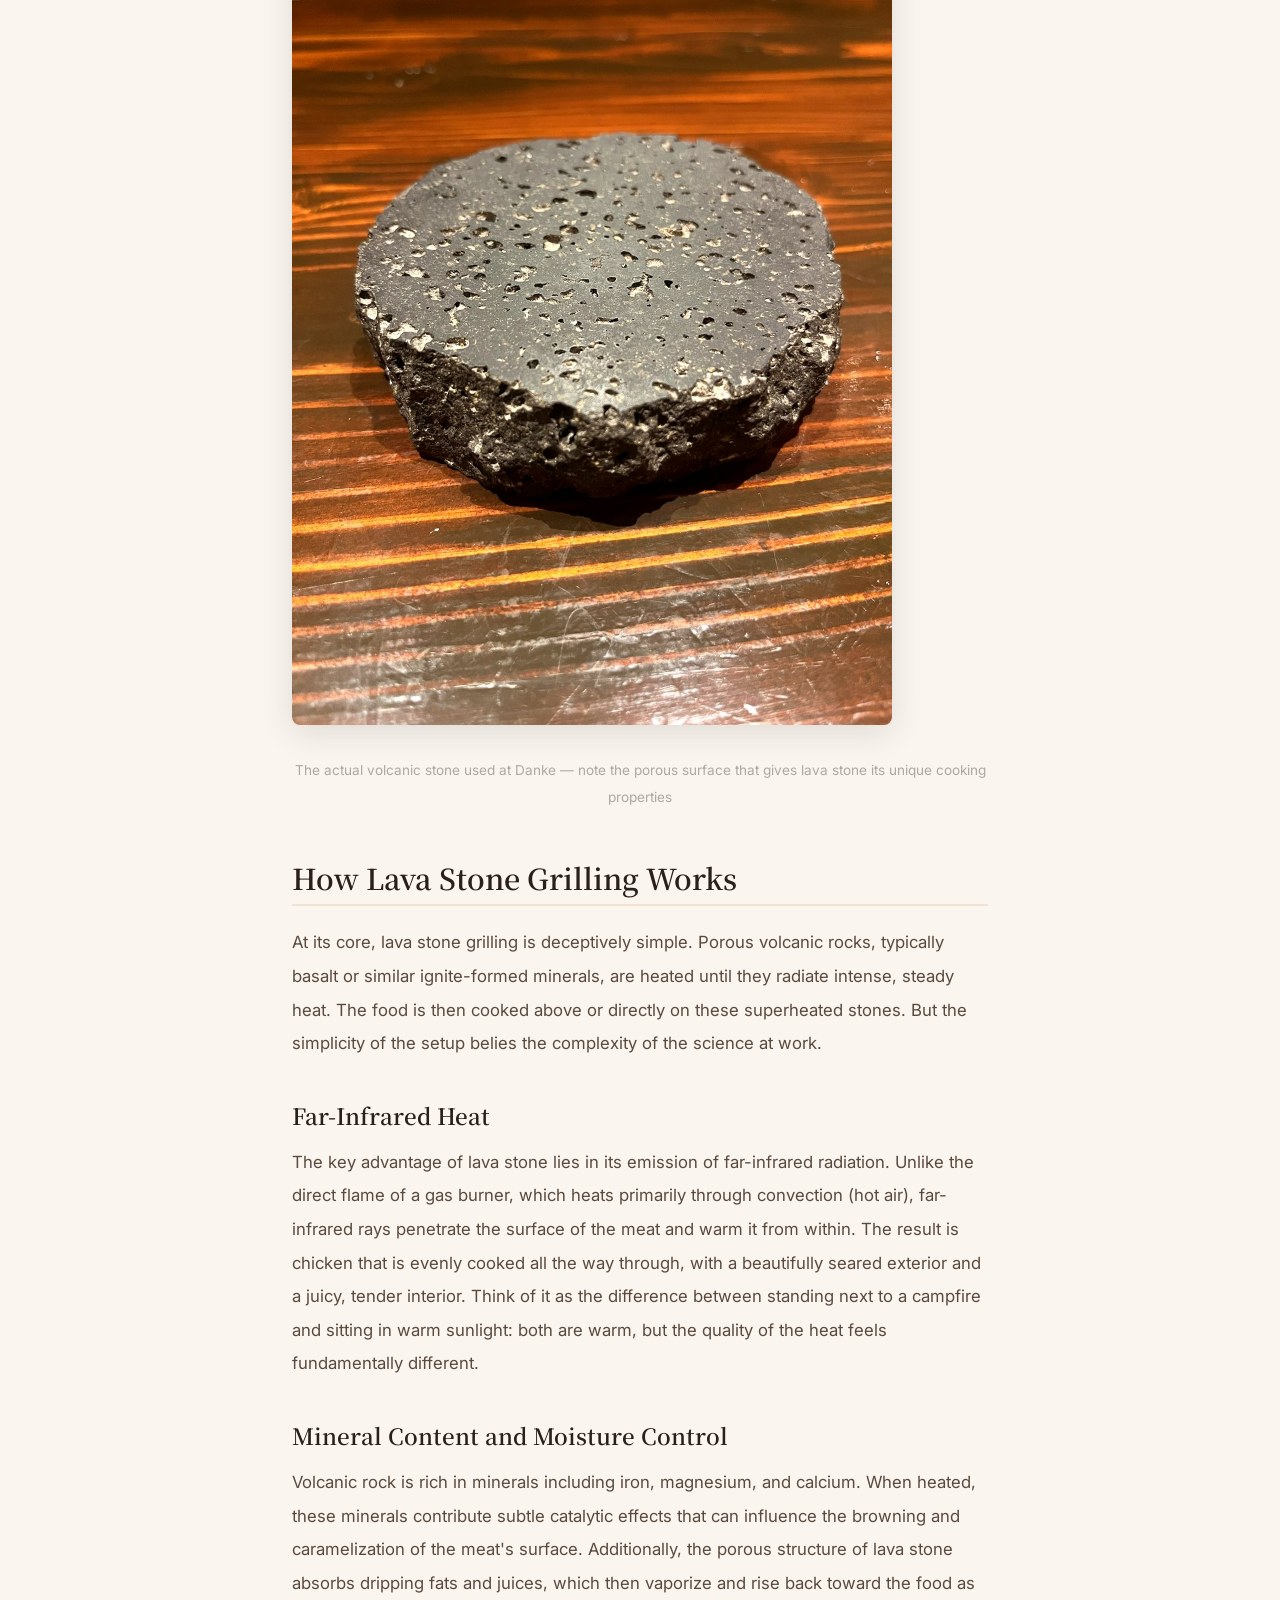
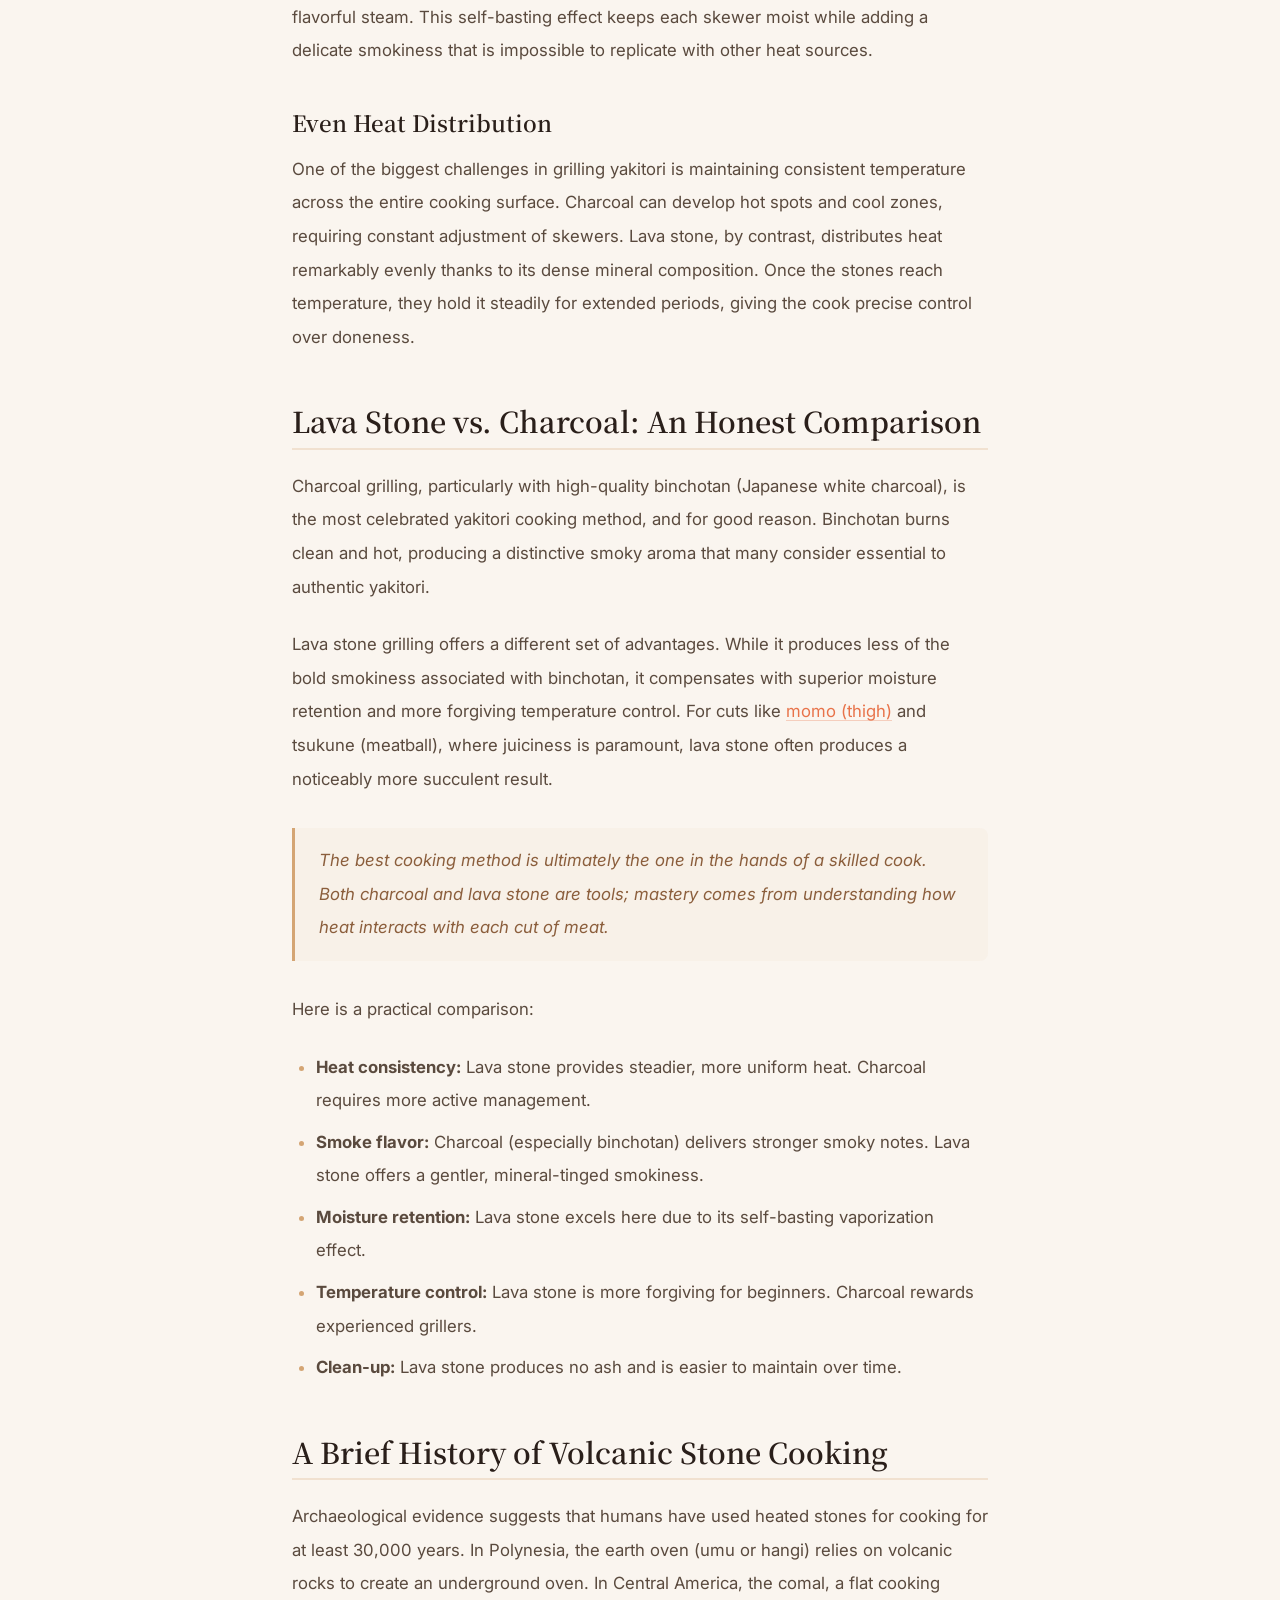
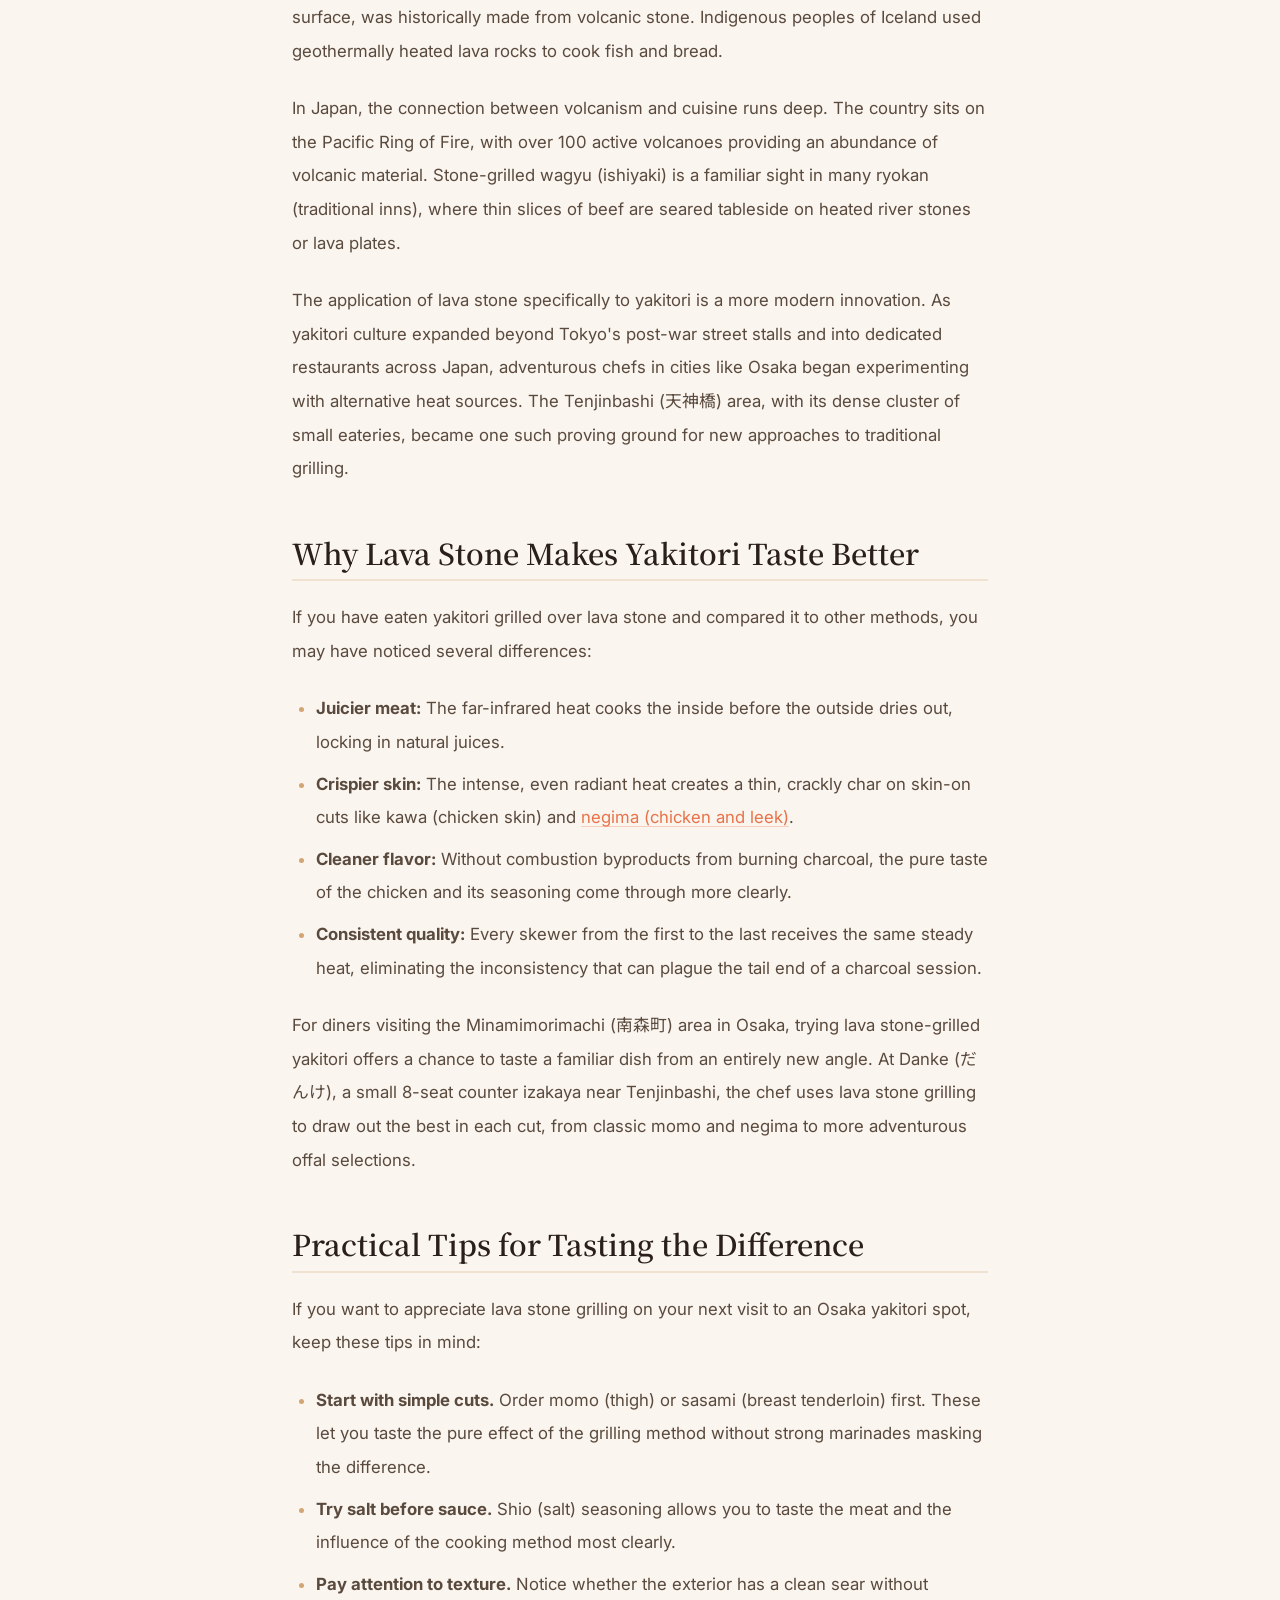
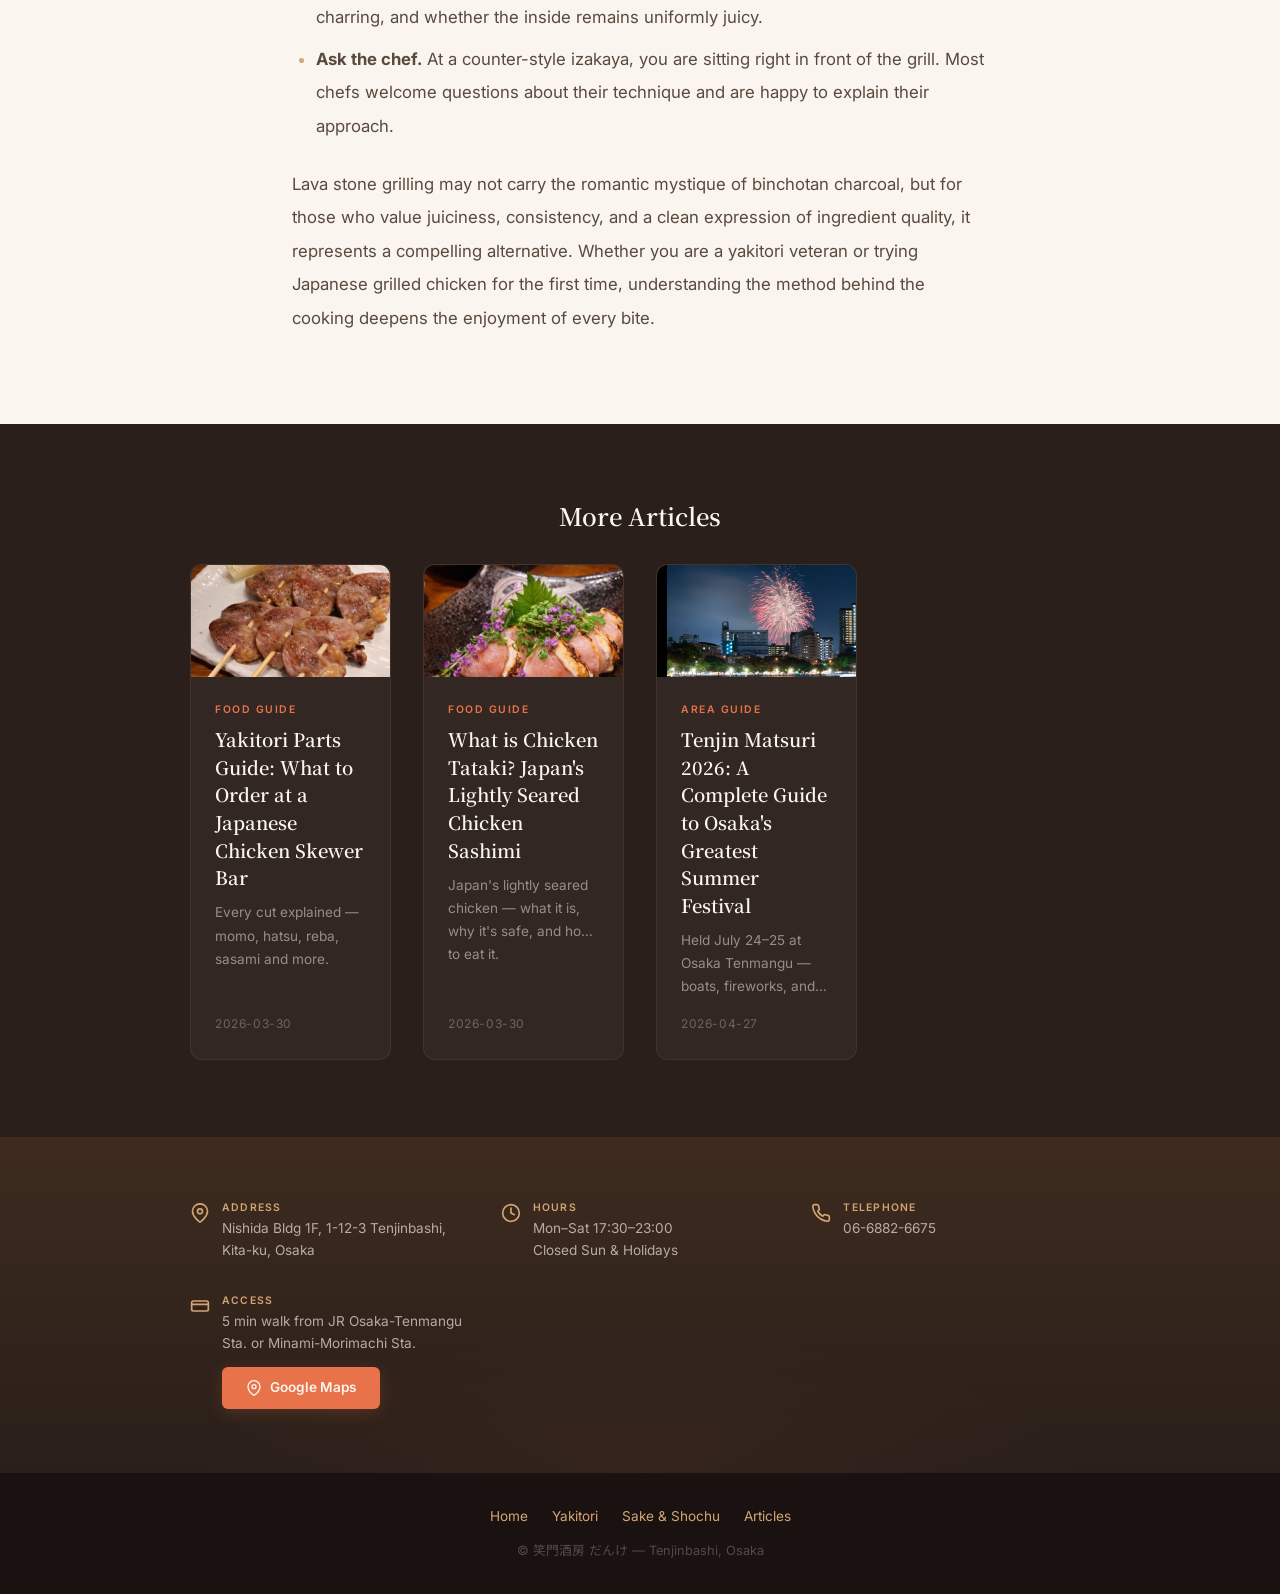
<file: articles/lava-stone-grilling/index.html>
<!DOCTYPE html>
<html lang="en" prefix="og: http://ogp.me/ns#">
<head>
<meta charset="UTF-8">
<link rel="icon" href="/danke-lp/favicon.ico" sizes="32x32">
<link rel="icon" href="/danke-lp/favicon-192.png" sizes="192x192" type="image/png">
<link rel="apple-touch-icon" href="/danke-lp/apple-touch-icon.png">
<meta name="viewport" content="width=device-width, initial-scale=1.0">
<title>What is Lava Stone Grilling? - Danke Izakaya | Osaka</title>
<meta name="description" content="Discover how lava stone grilling uses far-infrared heat from volcanic rock to create perfectly juicy yakitori. Learn the science behind this ancient cooking technique.">
<meta name="robots" content="index, follow">
<link rel="canonical" href="https://haute-manmoto.github.io/danke-lp/articles/lava-stone-grilling/">

<!-- Open Graph -->
<meta property="og:title" content="What is Lava Stone Grilling? - Danke Izakaya">
<meta property="og:description" content="Discover how lava stone grilling uses far-infrared heat from volcanic rock to create perfectly juicy yakitori. Learn the science behind this ancient cooking technique.">
<meta property="og:type" content="article">
<meta property="og:url" content="https://haute-manmoto.github.io/danke-lp/articles/lava-stone-grilling/">
<meta property="og:image" content="https://haute-manmoto.github.io/danke-lp/images/hero-desktop.jpg">
<meta property="og:locale" content="en_US">
<meta property="og:locale:alternate" content="zh_CN">
<meta property="og:locale:alternate" content="ko_KR">
<meta property="og:site_name" content="笑門酒房 だんけ | Danke Izakaya">

<!-- Twitter Card -->
<meta name="twitter:card" content="summary_large_image">
<meta name="twitter:title" content="What is Lava Stone Grilling? - Danke Izakaya">
<meta name="twitter:description" content="Discover how lava stone grilling uses far-infrared heat from volcanic rock to create perfectly juicy yakitori. Learn the science behind this ancient cooking technique.">
<meta name="twitter:image" content="https://haute-manmoto.github.io/danke-lp/images/hero-desktop.jpg">

<!-- Schema.org Article -->
<script type="application/ld+json">
{
  "@context": "https://schema.org",
  "@type": "Article",
  "headline": "What is Lava Stone Grilling?",
  "description": "Discover how lava stone grilling uses far-infrared heat from volcanic rock to create perfectly juicy yakitori. Learn the science behind this ancient cooking technique.",
  "image": "https://haute-manmoto.github.io/danke-lp/images/momo.jpg",
  "datePublished": "2026-03-27",
  "author": {
    "@type": "Organization",
    "name": "Danke Izakaya"
  },
  "publisher": {
    "@type": "Organization",
    "name": "笑門酒房 だんけ",
    "url": "https://haute-manmoto.github.io/danke-lp/"
  }
}
</script>

<!-- Fonts & CSS -->
<link rel="preconnect" href="https://fonts.googleapis.com">
<link rel="preconnect" href="https://fonts.gstatic.com" crossorigin>
<link href="https://fonts.googleapis.com/css2?family=Inter:wght@400;500;600&family=Noto+Sans+JP:wght@400;500;700&family=Noto+Serif+JP:wght@400;600;700&display=swap" rel="stylesheet">
<link rel="stylesheet" href="../../css/style.css">
</head>

<body data-active-lang="en">

<!-- ===================== LANGUAGE SWITCHER & NAV ===================== -->
<nav class="lang-switcher" role="navigation" aria-label="Language and Navigation">
  <div class="site-nav">
    <a href="../../" class="site-nav__link">Home</a>
    <a href="../../menu/yakitori/" class="site-nav__link">
      <span data-lang="en">Yakitori</span>
      <span data-lang="zh">烤鸡串</span>
      <span data-lang="ko">야키토리</span>
    </a>
    <a href="../../menu/sake-shochu/" class="site-nav__link">
      <span data-lang="en">Sake</span>
      <span data-lang="zh">清酒</span>
      <span data-lang="ko">사케</span>
    </a>
    <a href="../" class="site-nav__link active">
      <span data-lang="en">Articles</span>
      <span data-lang="zh">文章</span>
      <span data-lang="ko">기사</span>
    </a>
  </div>
  <div>
    <button class="lang-btn active" data-switch-lang="en" aria-label="English">EN</button>
    <button class="lang-btn" data-switch-lang="zh" aria-label="Chinese">中文</button>
    <button class="lang-btn" data-switch-lang="ko" aria-label="Korean">한국어</button>
  </div>
</nav>

<!-- ===================== BREADCRUMB ===================== -->
<nav class="breadcrumb" aria-label="Breadcrumb">
  <ol>
    <li><a href="../../">Home</a></li>
    <li><a href="../">
      <span data-lang="en">Articles</span>
      <span data-lang="zh">文章</span>
      <span data-lang="ko">기사</span>
    </a></li>
    <li>
      <span class="current" data-lang="en">What is Lava Stone Grilling?</span>
      <span class="current" data-lang="zh">熔岩石烧烤是什么？</span>
      <span class="current" data-lang="ko">용암석 그릴이란?</span>
    </li>
  </ol>
</nav>

<!-- ===================== PAGE HEADER ===================== -->
<header class="page-header">
  <time datetime="2026-03-27" style="font-size:0.8rem; color:var(--amber); opacity:0.6; letter-spacing:0.1em; display:block; margin-bottom:1rem;">2026-03-27</time>
  <h1 class="reveal">
    <span data-lang="en">What is Lava Stone Grilling?</span>
    <span data-lang="zh">熔岩石烧烤是什么？</span>
    <span data-lang="ko">용암석 그릴이란?</span>
  </h1>
</header>

<!-- ===================== HERO IMAGE ===================== -->
<div style="max-width:900px; margin:0 auto; padding:0 1rem;">
  <img src="../../images/momo-wide.jpg" alt="What is Lava Stone Grilling?" style="width:100%; border-radius:8px; margin:2rem 0;" loading="eager">
</div>

<!-- ===================== ARTICLE BODY ===================== -->
<article class="article-body">
  <!-- === ENGLISH === -->
  <div data-lang="en">
    <h2>The Ancient Art of Cooking Over Volcanic Rock</h2>
    <p>Long before gas burners and electric grills became kitchen staples, humans discovered something remarkable: volcanic stone, heated to the right temperature, could cook food with an almost magical quality. This technique, known as lava stone grilling, has roots stretching back thousands of years across volcanic regions from the Mediterranean to Southeast Asia and, of course, Japan.</p>
    <p>In Japanese cuisine, the use of natural stone for cooking has a subtle but important history. Volcanic regions like Kyushu and parts of the Kanto area have long traditions of stone-grilled dishes. Today, a handful of yakitori specialists have adopted lava stone grilling as their method of choice, prizing it for the distinctive texture and flavor it brings to each skewer.</p>

    <figure style="margin:2rem 0; text-align:center;">
      <img src="../../images/lava-stone.jpg" alt="The actual lava stone used for grilling at Danke Izakaya" style="width:100%; max-width:600px; border-radius:8px;" loading="lazy">
      <figcaption data-lang="en" style="font-size:0.85rem; color:rgba(42,31,26,0.6); margin-top:0.5rem;">The actual volcanic stone used at Danke — note the porous surface that gives lava stone its unique cooking properties</figcaption>
      <figcaption data-lang="zh" style="font-size:0.85rem; color:rgba(42,31,26,0.6); margin-top:0.5rem; display:none;">だんけ实际使用的火山石——注意多孔表面，正是这种特性赋予了熔岩石独特的烹饪效果</figcaption>
      <figcaption data-lang="ko" style="font-size:0.85rem; color:rgba(42,31,26,0.6); margin-top:0.5rem; display:none;">단케에서 실제로 사용하는 화산석 — 다공성 표면이 용암석 특유의 조리 특성을 만들어냅니다</figcaption>
    </figure>

    <h2>How Lava Stone Grilling Works</h2>
    <p>At its core, lava stone grilling is deceptively simple. Porous volcanic rocks, typically basalt or similar ignite-formed minerals, are heated until they radiate intense, steady heat. The food is then cooked above or directly on these superheated stones. But the simplicity of the setup belies the complexity of the science at work.</p>

    <h3>Far-Infrared Heat</h3>
    <p>The key advantage of lava stone lies in its emission of far-infrared radiation. Unlike the direct flame of a gas burner, which heats primarily through convection (hot air), far-infrared rays penetrate the surface of the meat and warm it from within. The result is chicken that is evenly cooked all the way through, with a beautifully seared exterior and a juicy, tender interior. Think of it as the difference between standing next to a campfire and sitting in warm sunlight: both are warm, but the quality of the heat feels fundamentally different.</p>

    <h3>Mineral Content and Moisture Control</h3>
    <p>Volcanic rock is rich in minerals including iron, magnesium, and calcium. When heated, these minerals contribute subtle catalytic effects that can influence the browning and caramelization of the meat's surface. Additionally, the porous structure of lava stone absorbs dripping fats and juices, which then vaporize and rise back toward the food as flavorful steam. This self-basting effect keeps each skewer moist while adding a delicate smokiness that is impossible to replicate with other heat sources.</p>

    <h3>Even Heat Distribution</h3>
    <p>One of the biggest challenges in grilling yakitori is maintaining consistent temperature across the entire cooking surface. Charcoal can develop hot spots and cool zones, requiring constant adjustment of skewers. Lava stone, by contrast, distributes heat remarkably evenly thanks to its dense mineral composition. Once the stones reach temperature, they hold it steadily for extended periods, giving the cook precise control over doneness.</p>

    <h2>Lava Stone vs. Charcoal: An Honest Comparison</h2>
    <p>Charcoal grilling, particularly with high-quality binchotan (Japanese white charcoal), is the most celebrated yakitori cooking method, and for good reason. Binchotan burns clean and hot, producing a distinctive smoky aroma that many consider essential to authentic yakitori.</p>
    <p>Lava stone grilling offers a different set of advantages. While it produces less of the bold smokiness associated with binchotan, it compensates with superior moisture retention and more forgiving temperature control. For cuts like <a href="../../menu/yakitori/">momo (thigh)</a> and tsukune (meatball), where juiciness is paramount, lava stone often produces a noticeably more succulent result.</p>

    <blockquote>The best cooking method is ultimately the one in the hands of a skilled cook. Both charcoal and lava stone are tools; mastery comes from understanding how heat interacts with each cut of meat.</blockquote>

    <p>Here is a practical comparison:</p>
    <ul>
      <li><strong>Heat consistency:</strong> Lava stone provides steadier, more uniform heat. Charcoal requires more active management.</li>
      <li><strong>Smoke flavor:</strong> Charcoal (especially binchotan) delivers stronger smoky notes. Lava stone offers a gentler, mineral-tinged smokiness.</li>
      <li><strong>Moisture retention:</strong> Lava stone excels here due to its self-basting vaporization effect.</li>
      <li><strong>Temperature control:</strong> Lava stone is more forgiving for beginners. Charcoal rewards experienced grillers.</li>
      <li><strong>Clean-up:</strong> Lava stone produces no ash and is easier to maintain over time.</li>
    </ul>

    <h2>A Brief History of Volcanic Stone Cooking</h2>
    <p>Archaeological evidence suggests that humans have used heated stones for cooking for at least 30,000 years. In Polynesia, the earth oven (umu or hangi) relies on volcanic rocks to create an underground oven. In Central America, the comal, a flat cooking surface, was historically made from volcanic stone. Indigenous peoples of Iceland used geothermally heated lava rocks to cook fish and bread.</p>
    <p>In Japan, the connection between volcanism and cuisine runs deep. The country sits on the Pacific Ring of Fire, with over 100 active volcanoes providing an abundance of volcanic material. Stone-grilled wagyu (ishiyaki) is a familiar sight in many ryokan (traditional inns), where thin slices of beef are seared tableside on heated river stones or lava plates.</p>
    <p>The application of lava stone specifically to yakitori is a more modern innovation. As yakitori culture expanded beyond Tokyo's post-war street stalls and into dedicated restaurants across Japan, adventurous chefs in cities like Osaka began experimenting with alternative heat sources. The Tenjinbashi (天神橋) area, with its dense cluster of small eateries, became one such proving ground for new approaches to traditional grilling.</p>

    <h2>Why Lava Stone Makes Yakitori Taste Better</h2>
    <p>If you have eaten yakitori grilled over lava stone and compared it to other methods, you may have noticed several differences:</p>
    <ul>
      <li><strong>Juicier meat:</strong> The far-infrared heat cooks the inside before the outside dries out, locking in natural juices.</li>
      <li><strong>Crispier skin:</strong> The intense, even radiant heat creates a thin, crackly char on skin-on cuts like kawa (chicken skin) and <a href="../../menu/yakitori/">negima (chicken and leek)</a>.</li>
      <li><strong>Cleaner flavor:</strong> Without combustion byproducts from burning charcoal, the pure taste of the chicken and its seasoning come through more clearly.</li>
      <li><strong>Consistent quality:</strong> Every skewer from the first to the last receives the same steady heat, eliminating the inconsistency that can plague the tail end of a charcoal session.</li>
    </ul>
    <p>For diners visiting the Minamimorimachi (南森町) area in Osaka, trying lava stone-grilled yakitori offers a chance to taste a familiar dish from an entirely new angle. At Danke (だんけ), a small 8-seat counter izakaya near Tenjinbashi, the chef uses lava stone grilling to draw out the best in each cut, from classic momo and negima to more adventurous offal selections.</p>

    <h2>Practical Tips for Tasting the Difference</h2>
    <p>If you want to appreciate lava stone grilling on your next visit to an Osaka yakitori spot, keep these tips in mind:</p>
    <ul>
      <li><strong>Start with simple cuts.</strong> Order momo (thigh) or sasami (breast tenderloin) first. These let you taste the pure effect of the grilling method without strong marinades masking the difference.</li>
      <li><strong>Try salt before sauce.</strong> Shio (salt) seasoning allows you to taste the meat and the influence of the cooking method most clearly.</li>
      <li><strong>Pay attention to texture.</strong> Notice whether the exterior has a clean sear without charring, and whether the inside remains uniformly juicy.</li>
      <li><strong>Ask the chef.</strong> At a counter-style izakaya, you are sitting right in front of the grill. Most chefs welcome questions about their technique and are happy to explain their approach.</li>
    </ul>
    <p>Lava stone grilling may not carry the romantic mystique of binchotan charcoal, but for those who value juiciness, consistency, and a clean expression of ingredient quality, it represents a compelling alternative. Whether you are a yakitori veteran or trying Japanese grilled chicken for the first time, understanding the method behind the cooking deepens the enjoyment of every bite.</p>
  </div>

  <!-- === CHINESE === -->
  <div data-lang="zh">
    <h2>在火山岩上烹饪的古老艺术</h2>
    <p>早在燃气灶和电烤炉成为厨房必备品之前，人类就发现了一个了不起的现象：火山石加热到合适的温度后，能以一种近乎神奇的方式烹饪食物。这种被称为熔岩石烧烤的技术，其历史可追溯数千年，遍布地中海、东南亚，当然还有日本等火山地区。</p>
    <p>在日本料理中，使用天然石材烹饪有着微妙但重要的历史。九州和关东部分地区等火山地带长期以来都有石烤料理的传统。如今，一些专注于烤鸡串的专门店选择了熔岩石烧烤作为首选方法，看重它为每串烤鸡串带来的独特口感和风味。</p>

    <h2>熔岩石烧烤的工作原理</h2>
    <p>从本质上讲，熔岩石烧烤看似简单。多孔的火山岩，通常是玄武岩或类似的火成矿物，被加热到能辐射强烈而稳定热量的程度。然后在这些超高温石头上方或直接在其上烹饪食物。但简单的设置背后隐藏着复杂的科学原理。</p>

    <h3>远红外线热能</h3>
    <p>熔岩石的关键优势在于其发射的远红外线辐射。与主要通过对流（热空气）加热的燃气灶直火不同，远红外线能穿透肉的表面，从内部加热。这样烤出的鸡肉内外均匀熟透，外表焦香漂亮，内里多汁嫩滑。就好比站在篝火旁和坐在温暖的阳光下的区别：两者都暖和，但热量的质感截然不同。</p>

    <h3>矿物质含量与水分控制</h3>
    <p>火山岩富含铁、镁、钙等矿物质。加热后，这些矿物质产生微妙的催化效应，影响肉表面的褐变和焦糖化反应。此外，熔岩石的多孔结构会吸收滴落的油脂和肉汁，然后蒸发并以风味蒸汽的形式上升回到食物上。这种自动浇汁效果让每串烤肉保持湿润，同时增添一种其他热源无法复制的细腻烟熏味。</p>

    <h3>均匀的热量分布</h3>
    <p>烤鸡串最大的挑战之一是在整个烹饪表面保持一致的温度。木炭可能会出现热点和冷区，需要不断调整烤串的位置。相比之下，熔岩石凭借其致密的矿物组成，热量分布非常均匀。一旦石头达到温度，就能长时间稳定保持，让厨师对熟度有精确的控制。</p>

    <h2>熔岩石 vs. 木炭：诚实的比较</h2>
    <p>木炭烧烤，尤其是使用高品质备长炭（日本白炭），是最受推崇的烤鸡串烹饪方法，这是有充分理由的。备长炭燃烧干净且温度高，产生一种许多人认为是正宗烤鸡串必不可少的独特烟熏香气。</p>
    <p>熔岩石烧烤提供了不同的优势。虽然它产生的浓烟味不如备长炭那么强烈，但它以卓越的水分保持能力和更宽容的温度控制来弥补。对于<a href="../../menu/yakitori/">鸡腿肉（もも）</a>和鸡肉丸（つくね）等注重多汁口感的部位，熔岩石通常能产生明显更加柔嫩多汁的效果。</p>

    <blockquote>最好的烹饪方法最终取决于厨师的技艺。木炭和熔岩石都是工具；精通来自于理解热量如何与每种肉类部位相互作用。</blockquote>

    <p>以下是一个实际比较：</p>
    <ul>
      <li><strong>热量一致性：</strong>熔岩石提供更稳定、更均匀的热量。木炭需要更积极的管理。</li>
      <li><strong>烟熏风味：</strong>木炭（尤其是备长炭）带来更强烈的烟熏味。熔岩石提供更柔和的、带矿物质气息的烟熏味。</li>
      <li><strong>水分保持：</strong>熔岩石在这方面表现出色，这得益于其自动浇汁的蒸发效果。</li>
      <li><strong>温度控制：</strong>熔岩石对初学者更友好。木炭则更考验经验丰富的烤师。</li>
      <li><strong>清洁：</strong>熔岩石不产生灰烬，长期维护更容易。</li>
    </ul>

    <h2>火山石烹饪简史</h2>
    <p>考古证据表明，人类使用加热石头烹饪至少已有3万年历史。在波利尼西亚，土炉（umu或hangi）依靠火山岩在地下创造烤炉。在中美洲，用于烹饪的平板comal历史上由火山石制成。冰岛原住民使用地热加热的熔岩石来烹饪鱼类和面包。</p>
    <p>在日本，火山活动与美食之间有着深厚的联系。日本位于太平洋火环上，拥有100多座活火山，提供了丰富的火山材料。石烤和牛（石焼き）在许多旅馆中都很常见，薄切牛肉在加热的河石或熔岩板上在餐桌旁煎烤。</p>
    <p>将熔岩石专门用于烤鸡串是较为现代的创新。随着烤鸡串文化从东京战后的街头摊档扩展到日本各地的专门餐厅，大阪等城市中勇于创新的厨师开始尝试替代热源。天神桥（てんじんばし）地区密集的小餐馆群，成为了探索传统烧烤新方法的试验场之一。</p>

    <h2>为什么熔岩石让烤鸡串更美味</h2>
    <p>如果你品尝过熔岩石烤制的烤鸡串并与其他方法进行比较，你可能会注意到几个不同之处：</p>
    <ul>
      <li><strong>肉质更多汁：</strong>远红外线热量在外表干燥之前就将内部烹熟，锁住天然肉汁。</li>
      <li><strong>表皮更脆：</strong>强烈均匀的辐射热在带皮部位如鸡皮（かわ）和<a href="../../menu/yakitori/">葱烤鸡（ねぎま）</a>上形成薄薄的脆焦层。</li>
      <li><strong>风味更纯净：</strong>没有木炭燃烧的副产物，鸡肉和调味料的纯正味道更加突出。</li>
      <li><strong>品质始终如一：</strong>从第一串到最后一串都获得相同的稳定热量，消除了木炭后期可能出现的不一致问题。</li>
    </ul>
    <p>对于前往大阪南森町（みなみもりまち）地区的食客来说，品尝熔岩石烤制的鸡串提供了一个从全新角度体验熟悉美食的机会。在天神桥附近的小型8座吧台式居酒屋Danke（だんけ），厨师使用熔岩石烧烤来发挥每种部位的最佳风味，从经典的鸡腿肉和葱烤鸡到更具冒险精神的内脏料理。</p>

    <h2>品尝差异的实用建议</h2>
    <p>如果你想在下次去大阪烤鸡串店时感受熔岩石烧烤的不同，请记住以下建议：</p>
    <ul>
      <li><strong>从简单的部位开始。</strong>先点鸡腿肉（もも）或鸡里脊（ささみ）。这些部位让你在没有浓郁酱汁遮盖差异的情况下，品尝到烧烤方法的纯粹效果。</li>
      <li><strong>先尝盐味再尝酱味。</strong>盐（しお）调味能让你最清楚地品尝到肉本身和烹饪方法的影响。</li>
      <li><strong>注意口感。</strong>留意外表是否有干净的焦痕而没有过度碳化，内部是否均匀多汁。</li>
      <li><strong>向厨师请教。</strong>在吧台式居酒屋，你就坐在烤炉正前方。大多数厨师欢迎关于技术的提问，很乐意解释他们的方法。</li>
    </ul>
    <p>熔岩石烧烤可能不像备长炭那样具有浪漫的神秘感，但对于重视多汁口感、品质一致性和食材纯粹表现的人来说，它代表了一种令人信服的替代选择。无论你是烤鸡串老手还是第一次尝试日本烤鸡，了解烹饪背后的方法都能加深每一口的享受。</p>
  </div>

  <!-- === KOREAN === -->
  <div data-lang="ko">
    <h2>화산암 위에서 요리하는 고대의 기술</h2>
    <p>가스버너와 전기 그릴이 주방의 필수품이 되기 훨씬 전, 인류는 놀라운 사실을 발견했습니다. 화산석을 적절한 온도로 가열하면 거의 마법 같은 품질로 음식을 조리할 수 있다는 것입니다. 용암석 그릴이라 불리는 이 기술은 지중해에서 동남아시아, 그리고 물론 일본에 이르기까지 화산 지대에 수천 년의 역사를 가지고 있습니다.</p>
    <p>일본 요리에서 천연석을 이용한 조리는 미묘하지만 중요한 역사를 가지고 있습니다. 규슈와 간토 일부 지역 같은 화산 지대에서는 오랫동안 돌구이 요리의 전통이 이어져 왔습니다. 오늘날, 일부 야키토리 전문점은 각 꼬치에 독특한 식감과 풍미를 부여하는 용암석 그릴을 최선의 방법으로 채택하고 있습니다.</p>

    <h2>용암석 그릴의 작동 원리</h2>
    <p>본질적으로 용암석 그릴은 겉보기에 단순합니다. 다공성 화산암, 주로 현무암이나 유사한 화성 광물을 강렬하고 안정적인 열을 복사할 때까지 가열합니다. 그런 다음 이 과열된 돌 위에서 음식을 조리합니다. 하지만 단순한 구성 뒤에는 복잡한 과학 원리가 숨어 있습니다.</p>

    <h3>원적외선 열</h3>
    <p>용암석의 핵심 장점은 원적외선 복사를 방출한다는 것입니다. 주로 대류(뜨거운 공기)로 가열하는 가스버너의 직화와 달리, 원적외선은 고기 표면을 침투하여 내부에서부터 따뜻하게 합니다. 그 결과 속까지 고르게 익고, 겉은 아름답게 구워지며 속은 촉촉하고 부드러운 닭고기가 완성됩니다. 모닥불 옆에 서 있는 것과 따뜻한 햇빛 아래 앉아 있는 것의 차이라고 생각하면 됩니다. 둘 다 따뜻하지만 열의 질감이 근본적으로 다릅니다.</p>

    <h3>미네랄 성분과 수분 조절</h3>
    <p>화산암은 철, 마그네슘, 칼슘 등의 미네랄이 풍부합니다. 가열되면 이 미네랄들은 고기 표면의 갈변과 캐러멜화에 영향을 미치는 미묘한 촉매 효과를 발휘합니다. 또한 용암석의 다공성 구조는 떨어지는 지방과 육즙을 흡수한 뒤, 이를 기화시켜 풍미 있는 증기 형태로 음식 쪽으로 다시 올려보냅니다. 이 자동 베이스팅 효과는 각 꼬치를 촉촉하게 유지하면서 다른 열원으로는 재현할 수 없는 섬세한 훈연향을 더합니다.</p>

    <h3>균일한 열 분배</h3>
    <p>야키토리 굽기에서 가장 큰 도전 중 하나는 전체 조리면에 걸쳐 일정한 온도를 유지하는 것입니다. 숯은 뜨거운 지점과 차가운 부분이 생길 수 있어 꼬치를 끊임없이 조정해야 합니다. 반면 용암석은 촘촘한 광물 조성 덕분에 놀라울 정도로 열을 고르게 분배합니다. 돌이 온도에 도달하면 장시간 안정적으로 유지하여, 요리사가 굽기에 대해 정밀하게 조절할 수 있습니다.</p>

    <h2>용암석 vs. 숯: 솔직한 비교</h2>
    <p>숯 그릴, 특히 고품질 비장탄(일본 백탄)을 사용하는 것은 가장 존경받는 야키토리 조리법이며, 그럴 만한 이유가 있습니다. 비장탄은 깨끗하고 높은 온도로 타며, 많은 사람들이 정통 야키토리에 필수적이라고 여기는 독특한 훈연 향을 만들어냅니다.</p>
    <p>용암석 그릴은 다른 장점을 제공합니다. 비장탄과 관련된 강한 훈연향은 덜하지만, 우수한 수분 보유력과 더 관대한 온도 조절로 보완합니다. 촉촉함이 가장 중요한 <a href="../../menu/yakitori/">모모(허벅지살)</a>와 츠쿠네(미트볼) 같은 부위에서는 용암석이 눈에 띄게 더 즙이 많은 결과를 만들어내는 경우가 많습니다.</p>

    <blockquote>최고의 조리법은 결국 숙련된 요리사의 손에 달려 있습니다. 숯과 용암석 모두 도구일 뿐이며, 숙달은 열이 각 부위의 고기와 어떻게 상호작용하는지 이해하는 데서 옵니다.</blockquote>

    <p>실용적인 비교는 다음과 같습니다:</p>
    <ul>
      <li><strong>열 일관성:</strong> 용암석은 더 안정적이고 균일한 열을 제공합니다. 숯은 더 적극적인 관리가 필요합니다.</li>
      <li><strong>훈연 풍미:</strong> 숯(특히 비장탄)은 더 강한 훈연향을 전달합니다. 용암석은 더 부드럽고 미네랄이 느껴지는 훈연향을 제공합니다.</li>
      <li><strong>수분 보유:</strong> 용암석은 자동 베이스팅 기화 효과 덕분에 이 분야에서 뛰어납니다.</li>
      <li><strong>온도 조절:</strong> 용암석은 초보자에게 더 관대합니다. 숯은 숙련된 그릴러에게 보상합니다.</li>
      <li><strong>청소:</strong> 용암석은 재를 남기지 않아 장기적으로 관리가 더 쉽습니다.</li>
    </ul>

    <h2>화산석 조리의 간략한 역사</h2>
    <p>고고학적 증거에 따르면 인류는 최소 3만 년 전부터 가열된 돌을 사용하여 요리해 왔습니다. 폴리네시아에서는 토로(umu 또는 hangi)가 화산암을 이용해 지하 오븐을 만듭니다. 중앙아메리카에서는 조리용 평판인 코말이 역사적으로 화산석으로 만들어졌습니다. 아이슬란드 원주민들은 지열로 가열된 용암석을 사용하여 생선과 빵을 조리했습니다.</p>
    <p>일본에서는 화산 활동과 요리 사이의 연결이 깊습니다. 일본은 환태평양 불의 고리 위에 자리하여 100개 이상의 활화산이 풍부한 화산 재료를 제공합니다. 석구이 와규(이시야키)는 많은 료칸(전통 여관)에서 흔히 볼 수 있으며, 가열된 강돌이나 용암판 위에서 얇게 썬 소고기를 테이블에서 구워냅니다.</p>
    <p>용암석을 야키토리에 특별히 적용한 것은 비교적 현대적인 혁신입니다. 야키토리 문화가 도쿄의 전후 포장마차를 넘어 일본 전역의 전문 레스토랑으로 확장되면서, 오사카 같은 도시의 모험적인 셰프들이 대안적 열원을 실험하기 시작했습니다. 작은 음식점이 밀집한 텐진바시(天神橋) 지역은 전통 그릴링의 새로운 접근법을 시험하는 무대 중 하나가 되었습니다.</p>

    <h2>용암석이 야키토리를 더 맛있게 만드는 이유</h2>
    <p>용암석으로 구운 야키토리를 다른 방법과 비교해 본 적이 있다면, 몇 가지 차이를 느꼈을 것입니다:</p>
    <ul>
      <li><strong>더 촉촉한 고기:</strong> 원적외선 열이 겉이 마르기 전에 속을 먼저 익혀 천연 육즙을 가둡니다.</li>
      <li><strong>더 바삭한 껍질:</strong> 강렬하고 균일한 복사열이 카와(닭껍질)와 <a href="../../menu/yakitori/">네기마(닭고기와 대파)</a> 같은 껍질 부위에 얇고 바삭한 탄 층을 만듭니다.</li>
      <li><strong>더 깨끗한 풍미:</strong> 숯 연소의 부산물 없이 닭고기와 양념의 순수한 맛이 더 선명하게 드러납니다.</li>
      <li><strong>일관된 품질:</strong> 처음부터 마지막 꼬치까지 같은 안정적인 열을 받아, 숯 세션 후반에 발생할 수 있는 불일치가 사라집니다.</li>
    </ul>
    <p>오사카 미나미모리마치(南森町) 지역을 방문하는 식도락가에게, 용암석으로 구운 야키토리는 익숙한 음식을 완전히 새로운 각도에서 맛볼 수 있는 기회를 제공합니다. 텐진바시 근처의 작은 8석 카운터 이자카야 Danke(だんけ)에서는 셰프가 용암석 그릴을 사용하여 클래식한 모모와 네기마부터 좀 더 모험적인 내장 요리까지 각 부위의 최고의 맛을 이끌어냅니다.</p>

    <h2>차이를 맛보기 위한 실용적 팁</h2>
    <p>다음 오사카 야키토리 방문에서 용암석 그릴의 차이를 느끼고 싶다면 다음 팁을 기억하세요:</p>
    <ul>
      <li><strong>간단한 부위부터 시작하세요.</strong> 먼저 모모(허벅지살)나 사사미(안심)를 주문하세요. 이 부위들은 강한 양념이 차이를 가리지 않아 그릴 방식의 순수한 효과를 맛볼 수 있습니다.</li>
      <li><strong>소스보다 소금을 먼저 시도하세요.</strong> 시오(소금) 양념은 고기 자체와 조리 방법의 영향을 가장 명확하게 맛볼 수 있게 합니다.</li>
      <li><strong>식감에 주의하세요.</strong> 겉면에 태움 없이 깔끔한 그릴 자국이 있는지, 속이 균일하게 촉촉한지 살펴보세요.</li>
      <li><strong>셰프에게 물어보세요.</strong> 카운터식 이자카야에서는 그릴 바로 앞에 앉습니다. 대부분의 셰프는 기술에 대한 질문을 환영하며 자신의 방식을 기꺼이 설명해 줍니다.</li>
    </ul>
    <p>용암석 그릴은 비장탄 숯의 낭만적인 신비로움은 없을 수 있지만, 촉촉함, 일관성, 재료 품질의 깨끗한 표현을 중시하는 분들에게는 매력적인 대안입니다. 야키토리 베테랑이든 일본 닭꼬치를 처음 시도하는 분이든, 조리 방법을 이해하면 한 입 한 입의 즐거움이 더 깊어집니다.</p>
  </div>
</article>

<!-- ===================== RELATED ARTICLES ===================== -->
<section style="background:var(--dark); padding:clamp(3rem,6vw,5rem) clamp(1rem,4vw,2rem);">
  <div style="max-width:900px; margin:0 auto;">
    <h2 style="color:var(--light); text-align:center; margin-bottom:2rem; font-family:var(--font-heading);">
      <span data-lang="en">More Articles</span>
      <span data-lang="zh">更多文章</span>
      <span data-lang="ko">더 많은 기사</span>
    </h2>
    <div class="articles-grid" style="padding:0;">
<!-- RELATED_START -->
      <a href="../yakitori-parts-guide/" class="article-card reveal" style="text-decoration:none;">
        <div class="article-card-thumb">
          <img src="../../images/article-yakitori-parts.jpg" alt="Yakitori Parts Guide: What to Order at a Japanese Chicken Skewer Bar" loading="lazy">
        </div>
        <div class="article-card-body">
          <span class="article-card-tag">
            <span data-lang="en">Food Guide</span>
            <span data-lang="zh">美食指南</span>
            <span data-lang="ko">음식 가이드</span>
          </span>
          <h3 class="article-card-title">
            <span data-lang="en">Yakitori Parts Guide: What to Order at a Japanese Chicken Skewer Bar</span>
            <span data-lang="zh">烤鸡串部位指南：如何点菜</span>
            <span data-lang="ko">야키토리 부위 가이드: 어떤 메뉴를 주문할까</span>
          </h3>
          <p class="article-card-excerpt">
            <span data-lang="en">Every cut explained — momo, hatsu, reba, sasami and more.</span>
            <span data-lang="zh">各部位详解——鸡腿、鸡心、鸡肝、鸡里脊等。</span>
            <span data-lang="ko">모든 부위 해설 — 모모, 하츠, 레바, 사사미 등.</span>
          </p>
          <time class="article-card-date" datetime="2026-03-30">2026-03-30</time>
        </div>
      </a>
      <a href="../chicken-tataki-guide/" class="article-card reveal" style="text-decoration:none;">
        <div class="article-card-thumb">
          <img src="../../images/article-chicken-tataki.jpg" alt="What is Chicken Tataki? Japan's Lightly Seared Chicken Sashimi" loading="lazy">
        </div>
        <div class="article-card-body">
          <span class="article-card-tag">
            <span data-lang="en">Food Guide</span>
            <span data-lang="zh">美食指南</span>
            <span data-lang="ko">음식 가이드</span>
          </span>
          <h3 class="article-card-title">
            <span data-lang="en">What is Chicken Tataki? Japan's Lightly Seared Chicken Sashimi</span>
            <span data-lang="zh">鸡肉塔塔基是什么？日本轻炙鸡肉刺身</span>
            <span data-lang="ko">닭 타타키란? 일본의 살짝 구운 닭고기 사시미</span>
          </h3>
          <p class="article-card-excerpt">
            <span data-lang="en">Japan's lightly seared chicken — what it is, why it's safe, and how to eat it.</span>
            <span data-lang="zh">日本轻炙鸡肉刺身——是什么、为何安全、如何享用。</span>
            <span data-lang="ko">일본의 살짝 구운 닭고기 사시미 — 정체, 안전성, 먹는 법.</span>
          </p>
          <time class="article-card-date" datetime="2026-03-30">2026-03-30</time>
        </div>
      </a>
      <a href="../tenjin-matsuri-guide/" class="article-card reveal" style="text-decoration:none;">
        <div class="article-card-thumb">
          <img src="../../images/article-tenjin-matsuri.jpg" alt="Tenjin Matsuri 2026: A Complete Guide to Osaka's Greatest Summer Festival" loading="lazy">
        </div>
        <div class="article-card-body">
          <span class="article-card-tag">
            <span data-lang="en">Area Guide</span>
            <span data-lang="zh">地区指南</span>
            <span data-lang="ko">지역 가이드</span>
          </span>
          <h3 class="article-card-title">
            <span data-lang="en">Tenjin Matsuri 2026: A Complete Guide to Osaka's Greatest Summer Festival</span>
            <span data-lang="zh">天神祭 2026：大阪夏季最盛大祭典完全指南</span>
            <span data-lang="ko">텐진 마쓰리 2026: 오사카 최대 여름 축제 완벽 가이드</span>
          </h3>
          <p class="article-card-excerpt">
            <span data-lang="en">Held July 24–25 at Osaka Tenmangu — boats, fireworks, and 1,000 years of history, just 5 minutes from Danke.</span>
            <span data-lang="zh">7月24日至25日在大阪天满宫举行——船渡御、烟花、千年传承，距离だんけ仅5分钟。</span>
            <span data-lang="ko">7월 24~25일 오사카 덴만구에서 열리는 — 선상 행렬, 불꽃놀이, 1,000년 역사. だんけ에서 도보 5분.</span>
          </p>
          <time class="article-card-date" datetime="2026-04-27">2026-04-27</time>
        </div>
      </a>
<!-- RELATED_END -->
    </div>
  </div>
</section>
<!-- ===================== STORE INFO COMPACT ===================== -->
<section class="store-info-compact">
  <div class="store-info-compact-inner">
    <div class="store-info-compact-item">
      <svg class="compact-icon" viewBox="0 0 24 24" fill="none" stroke="currentColor" stroke-width="2" stroke-linecap="round" stroke-linejoin="round" aria-hidden="true">
        <path d="M21 10c0 7-9 13-9 13s-9-6-9-13a9 9 0 0 1 18 0z"/>
        <circle cx="12" cy="10" r="3"/>
      </svg>
      <div>
        <h4>
          <span data-lang="en">Address</span>
          <span data-lang="zh">地址</span>
          <span data-lang="ko">주소</span>
        </h4>
        <p>
          <span data-lang="en">Nishida Bldg 1F, 1-12-3 Tenjinbashi, Kita-ku, Osaka</span>
          <span data-lang="zh">大阪府大阪市北区天神桥1-12-3 西田大楼 1F</span>
          <span data-lang="ko">오사카부 오사카시 기타구 텐진바시 1-12-3 니시다빌딩 1F</span>
        </p>
      </div>
    </div>
    <div class="store-info-compact-item">
      <svg class="compact-icon" viewBox="0 0 24 24" fill="none" stroke="currentColor" stroke-width="2" stroke-linecap="round" stroke-linejoin="round" aria-hidden="true">
        <circle cx="12" cy="12" r="10"/>
        <polyline points="12 6 12 12 16 14"/>
      </svg>
      <div>
        <h4>
          <span data-lang="en">Hours</span>
          <span data-lang="zh">营业时间</span>
          <span data-lang="ko">영업시간</span>
        </h4>
        <p>
          <span data-lang="en">Mon–Sat 17:30–23:00<br>Closed Sun &amp; Holidays</span>
          <span data-lang="zh">周一至周六 17:30–23:00<br>周日及节假日休息</span>
          <span data-lang="ko">월–토 17:30–23:00<br>일요일·공휴일 휴무</span>
        </p>
      </div>
    </div>
    <div class="store-info-compact-item">
      <svg class="compact-icon" viewBox="0 0 24 24" fill="none" stroke="currentColor" stroke-width="2" stroke-linecap="round" stroke-linejoin="round" aria-hidden="true">
        <path d="M22 16.92v3a2 2 0 0 1-2.18 2 19.79 19.79 0 0 1-8.63-3.07 19.5 19.5 0 0 1-6-6 19.79 19.79 0 0 1-3.07-8.67A2 2 0 0 1 4.11 2h3a2 2 0 0 1 2 1.72c.127.96.361 1.903.7 2.81a2 2 0 0 1-.45 2.11L8.09 9.91a16 16 0 0 0 6 6l1.27-1.27a2 2 0 0 1 2.11-.45c.907.339 1.85.573 2.81.7A2 2 0 0 1 22 16.92z"/>
      </svg>
      <div>
        <h4>
          <span data-lang="en">Telephone</span>
          <span data-lang="zh">电话</span>
          <span data-lang="ko">전화</span>
        </h4>
        <p><a href="tel:06-6882-6675">06-6882-6675</a></p>
      </div>
    </div>
    <div class="store-info-compact-item">
      <svg class="compact-icon" viewBox="0 0 24 24" fill="none" stroke="currentColor" stroke-width="2" stroke-linecap="round" stroke-linejoin="round" aria-hidden="true">
        <rect x="2" y="6" width="20" height="12" rx="2"/>
        <path d="M2,10 L22,10"/>
      </svg>
      <div>
        <h4>
          <span data-lang="en">Access</span>
          <span data-lang="zh">交通</span>
          <span data-lang="ko">교통</span>
        </h4>
        <p>
          <span data-lang="en">5 min walk from JR Osaka-Tenmangu Sta. or Minami-Morimachi Sta.</span>
          <span data-lang="zh">从JR大阪天满宫站或地铁南森町站步行5分钟</span>
          <span data-lang="ko">JR 오사카텐만구역 또는 미나미모리마치역에서 도보 5분</span>
        </p>
        <a href="https://www.google.com/maps/search/笑門酒房+だんけ+天神橋" target="_blank" rel="noopener noreferrer" class="compact-cta" style="margin-top:0.75rem;">
          <svg viewBox="0 0 24 24" fill="none" stroke="currentColor" stroke-width="2" stroke-linecap="round" stroke-linejoin="round" aria-hidden="true" style="width:16px; height:16px;">
            <path d="M21 10c0 7-9 13-9 13s-9-6-9-13a9 9 0 0 1 18 0z"/>
            <circle cx="12" cy="10" r="3"/>
          </svg>
          <span data-lang="en">Google Maps</span>
          <span data-lang="zh">谷歌地图</span>
          <span data-lang="ko">구글 지도</span>
        </a>
      </div>
    </div>
  </div>
</section>

<!-- ===================== FOOTER ===================== -->
<footer class="footer">
  <nav style="margin-bottom:0.75rem; display:flex; gap:1.5rem; justify-content:center; flex-wrap:wrap; font-size:0.85rem;">
    <a href="../../" style="color:var(--amber); text-decoration:none;">Home</a>
    <a href="../../menu/yakitori/" style="color:var(--amber); text-decoration:none;">
      <span data-lang="en">Yakitori</span><span data-lang="zh">烤鸡串</span><span data-lang="ko">야키토리</span>
    </a>
    <a href="../../menu/sake-shochu/" style="color:var(--amber); text-decoration:none;">
      <span data-lang="en">Sake &amp; Shochu</span><span data-lang="zh">清酒·烧酒</span><span data-lang="ko">사케·소주</span>
    </a>
    <a href="../" style="color:var(--amber); text-decoration:none;">
      <span data-lang="en">Articles</span><span data-lang="zh">文章</span><span data-lang="ko">기사</span>
    </a>
  </nav>
  <p>&copy; 笑門酒房 だんけ &mdash; Tenjinbashi, Osaka</p>
</footer>

<!-- ===================== JAVASCRIPT ===================== -->
<script>
(function() {
  'use strict';

  var langBtns = document.querySelectorAll('[data-switch-lang]');
  langBtns.forEach(function(btn) {
    btn.addEventListener('click', function() {
      var lang = this.getAttribute('data-switch-lang');
      document.body.setAttribute('data-active-lang', lang);
      langBtns.forEach(function(b) { b.classList.remove('active'); });
      this.classList.add('active');
    });
  });

  var prefersReduced = window.matchMedia('(prefers-reduced-motion: reduce)').matches;

  if (!prefersReduced) {
    var reveals = document.querySelectorAll('.reveal');
    var observer = new IntersectionObserver(function(entries) {
      entries.forEach(function(entry) {
        if (entry.isIntersecting) {
          entry.target.classList.add('visible');
          observer.unobserve(entry.target);
        }
      });
    }, { threshold: 0.15, rootMargin: '0px 0px -40px 0px' });

    reveals.forEach(function(el) {
      if (el.closest('.page-header')) {
        el.classList.add('visible');
      } else {
        observer.observe(el);
      }
    });
  } else {
    document.querySelectorAll('.reveal').forEach(function(el) {
      el.classList.add('visible');
    });
  }

  document.querySelectorAll('a[href^="#"]').forEach(function(a) {
    a.addEventListener('click', function(e) {
      var target = document.querySelector(this.getAttribute('href'));
      if (target) {
        e.preventDefault();
        target.scrollIntoView({ behavior: 'smooth' });
      }
    });
  });
})();
</script>
</body>
</html>
</file>
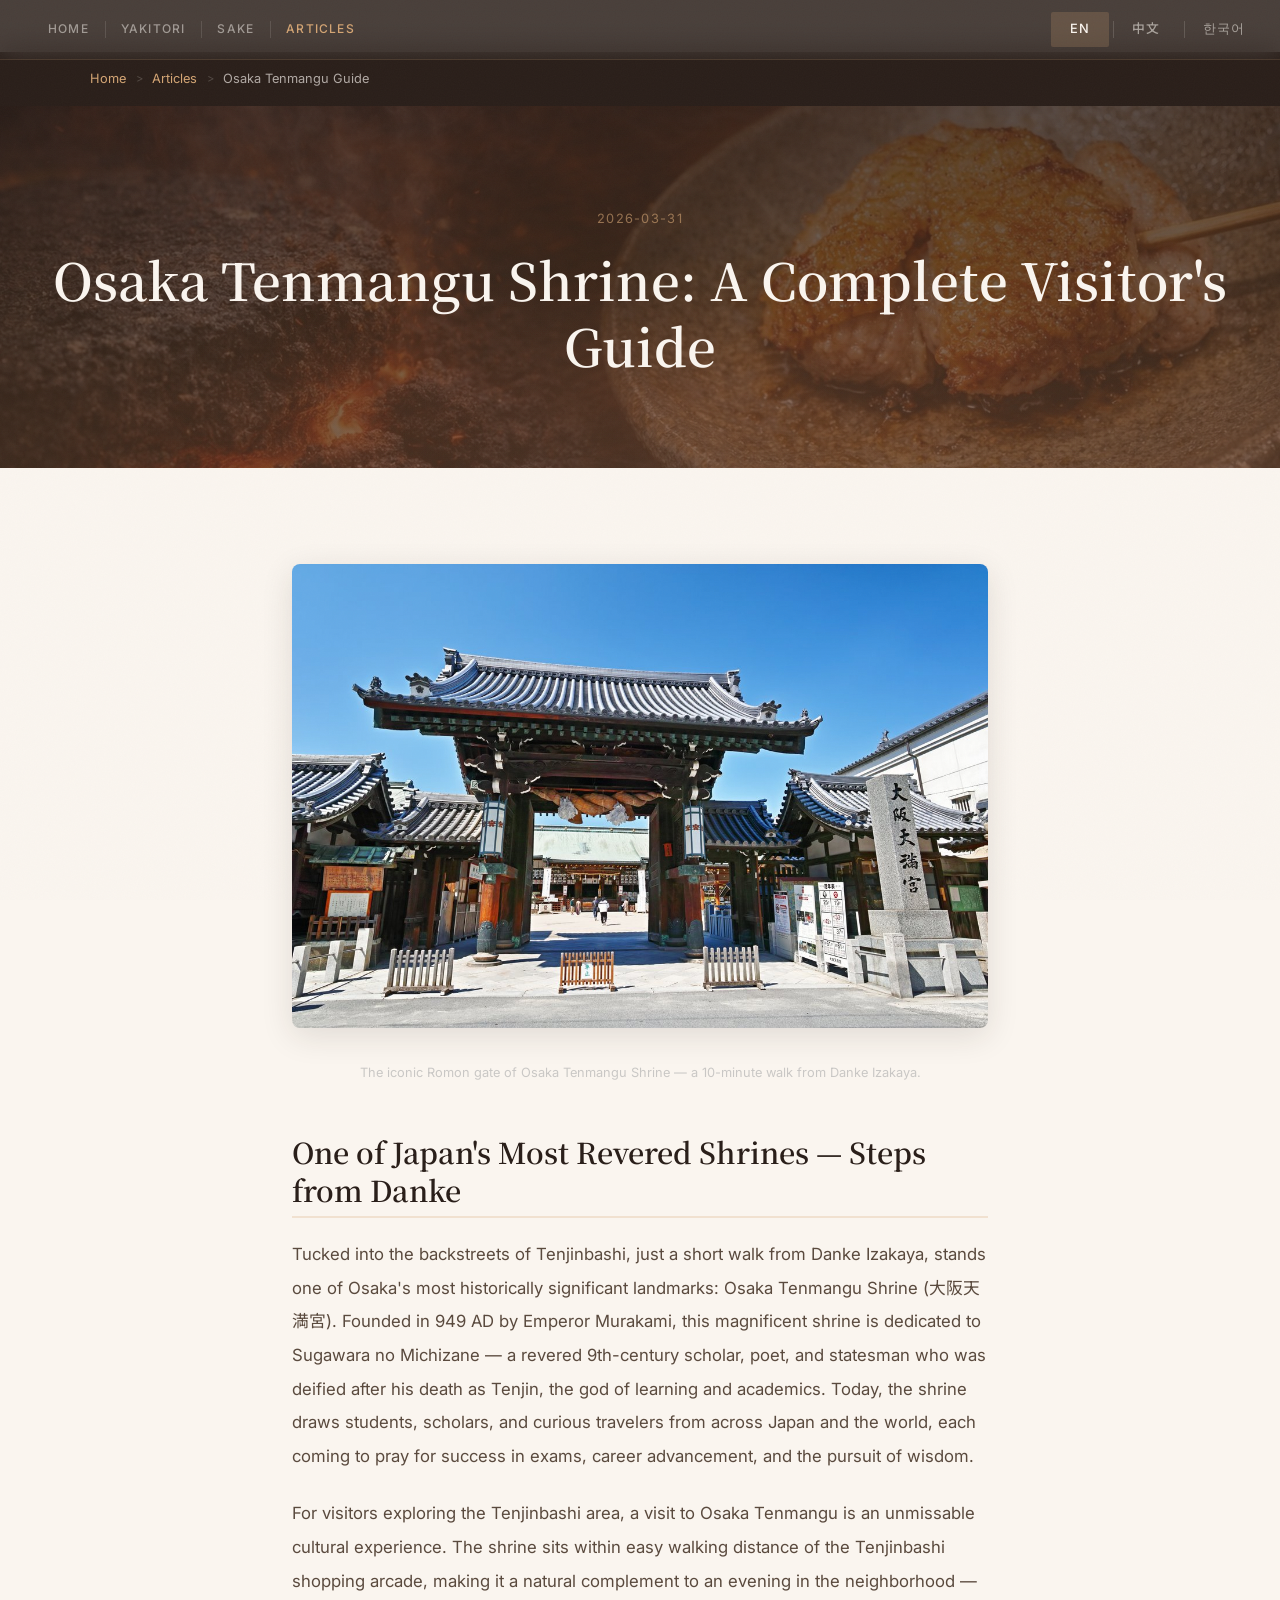
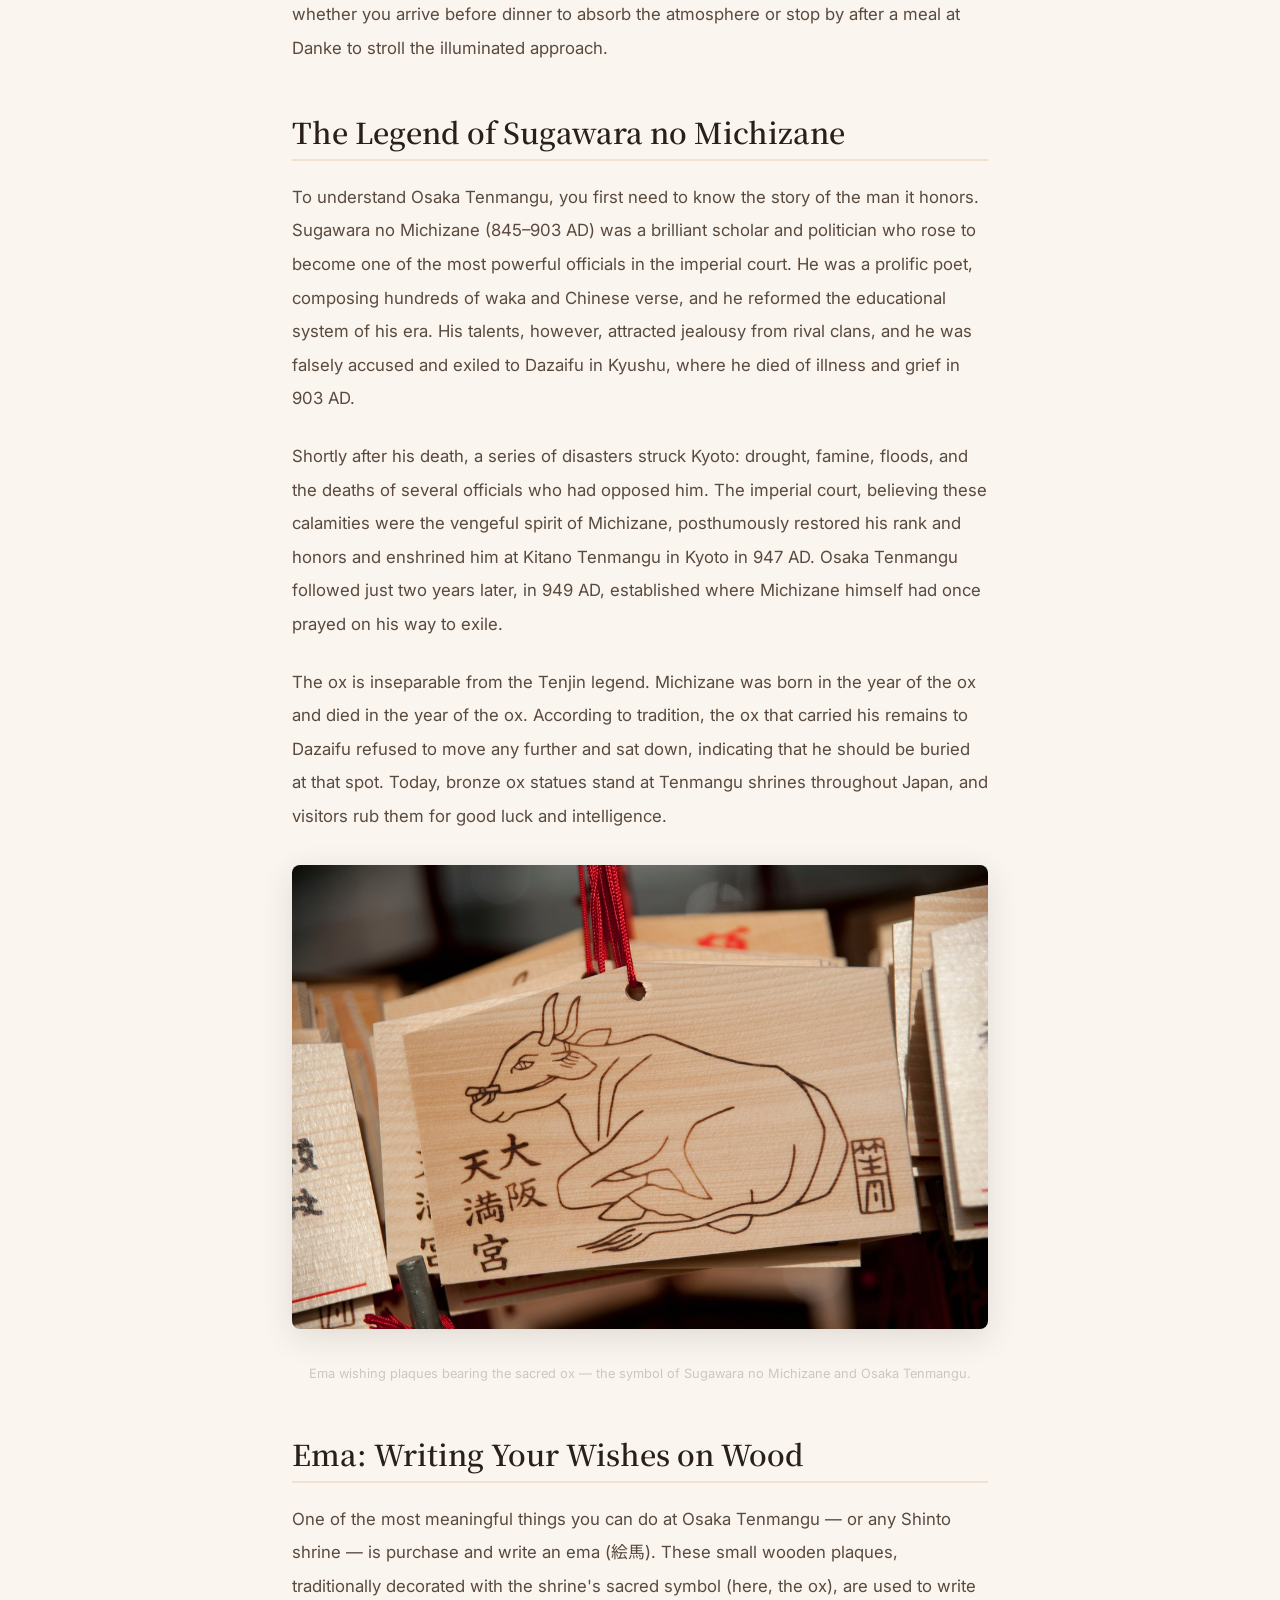
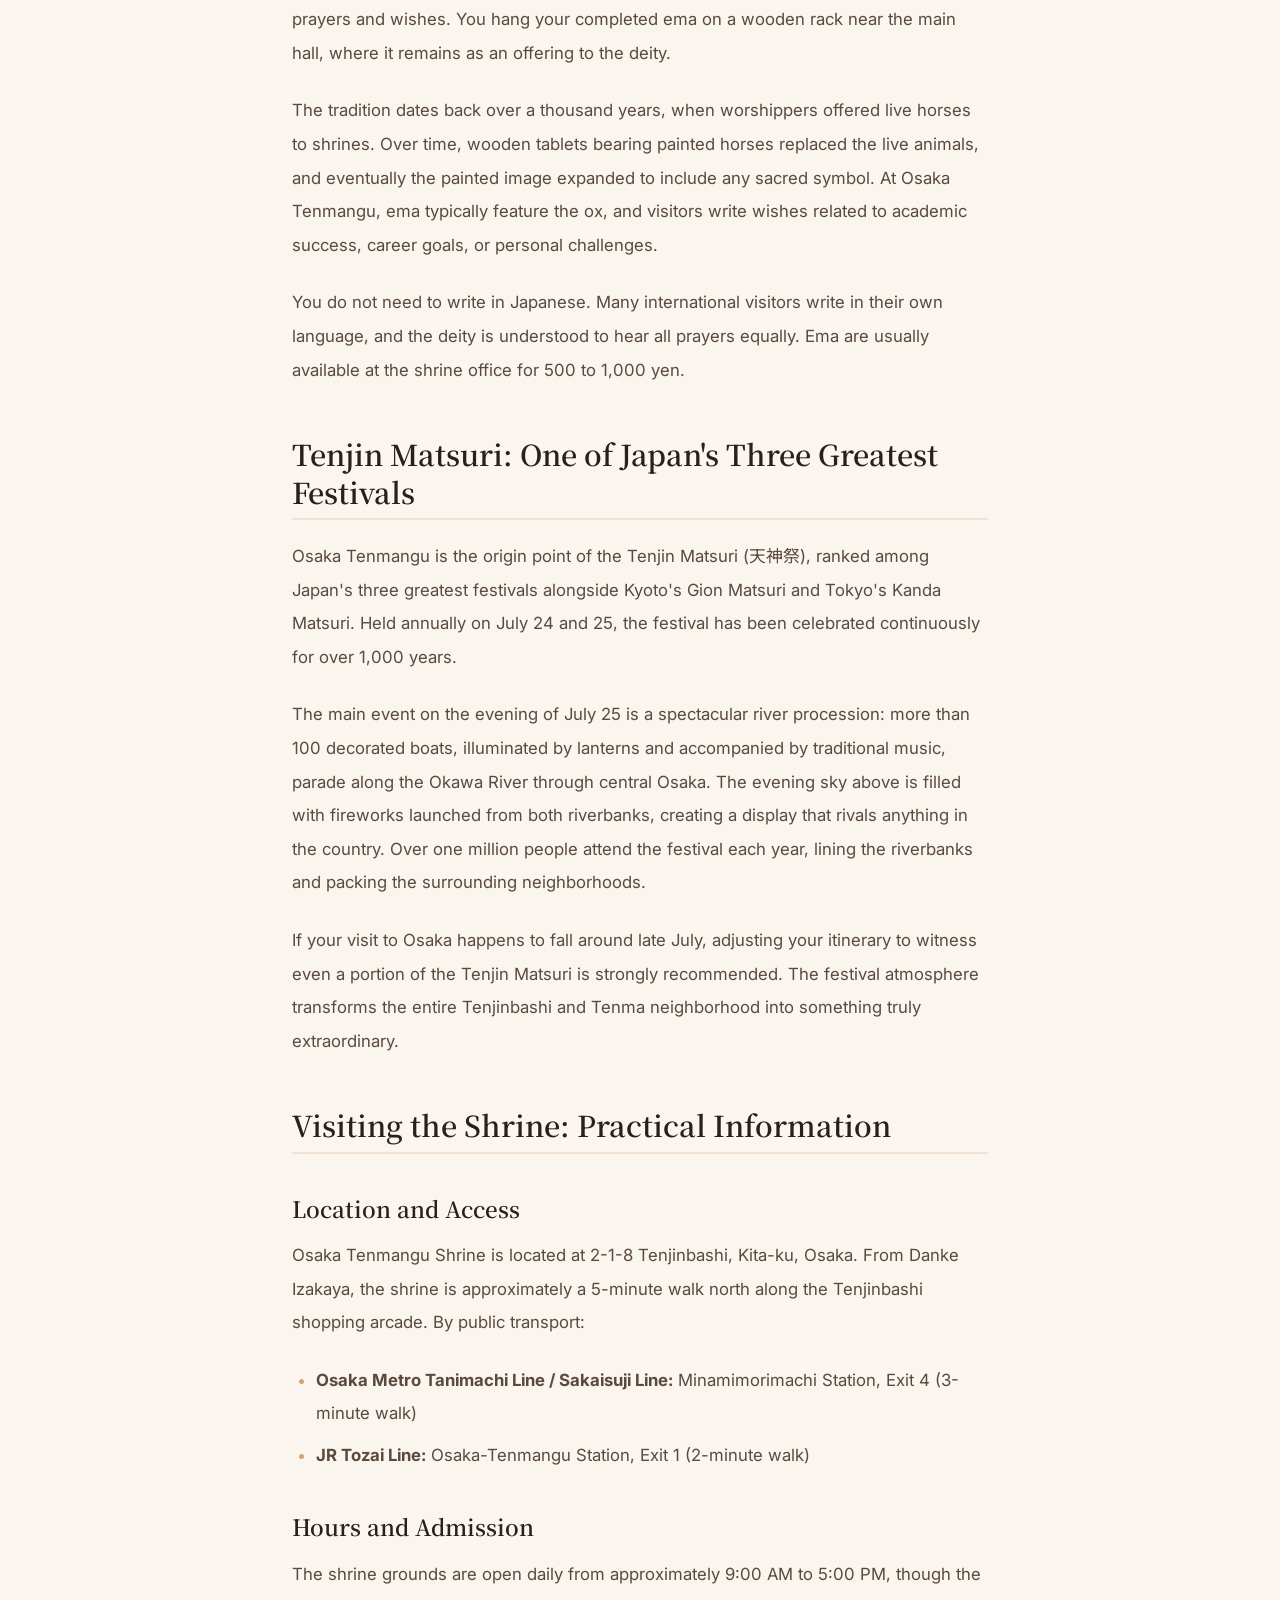
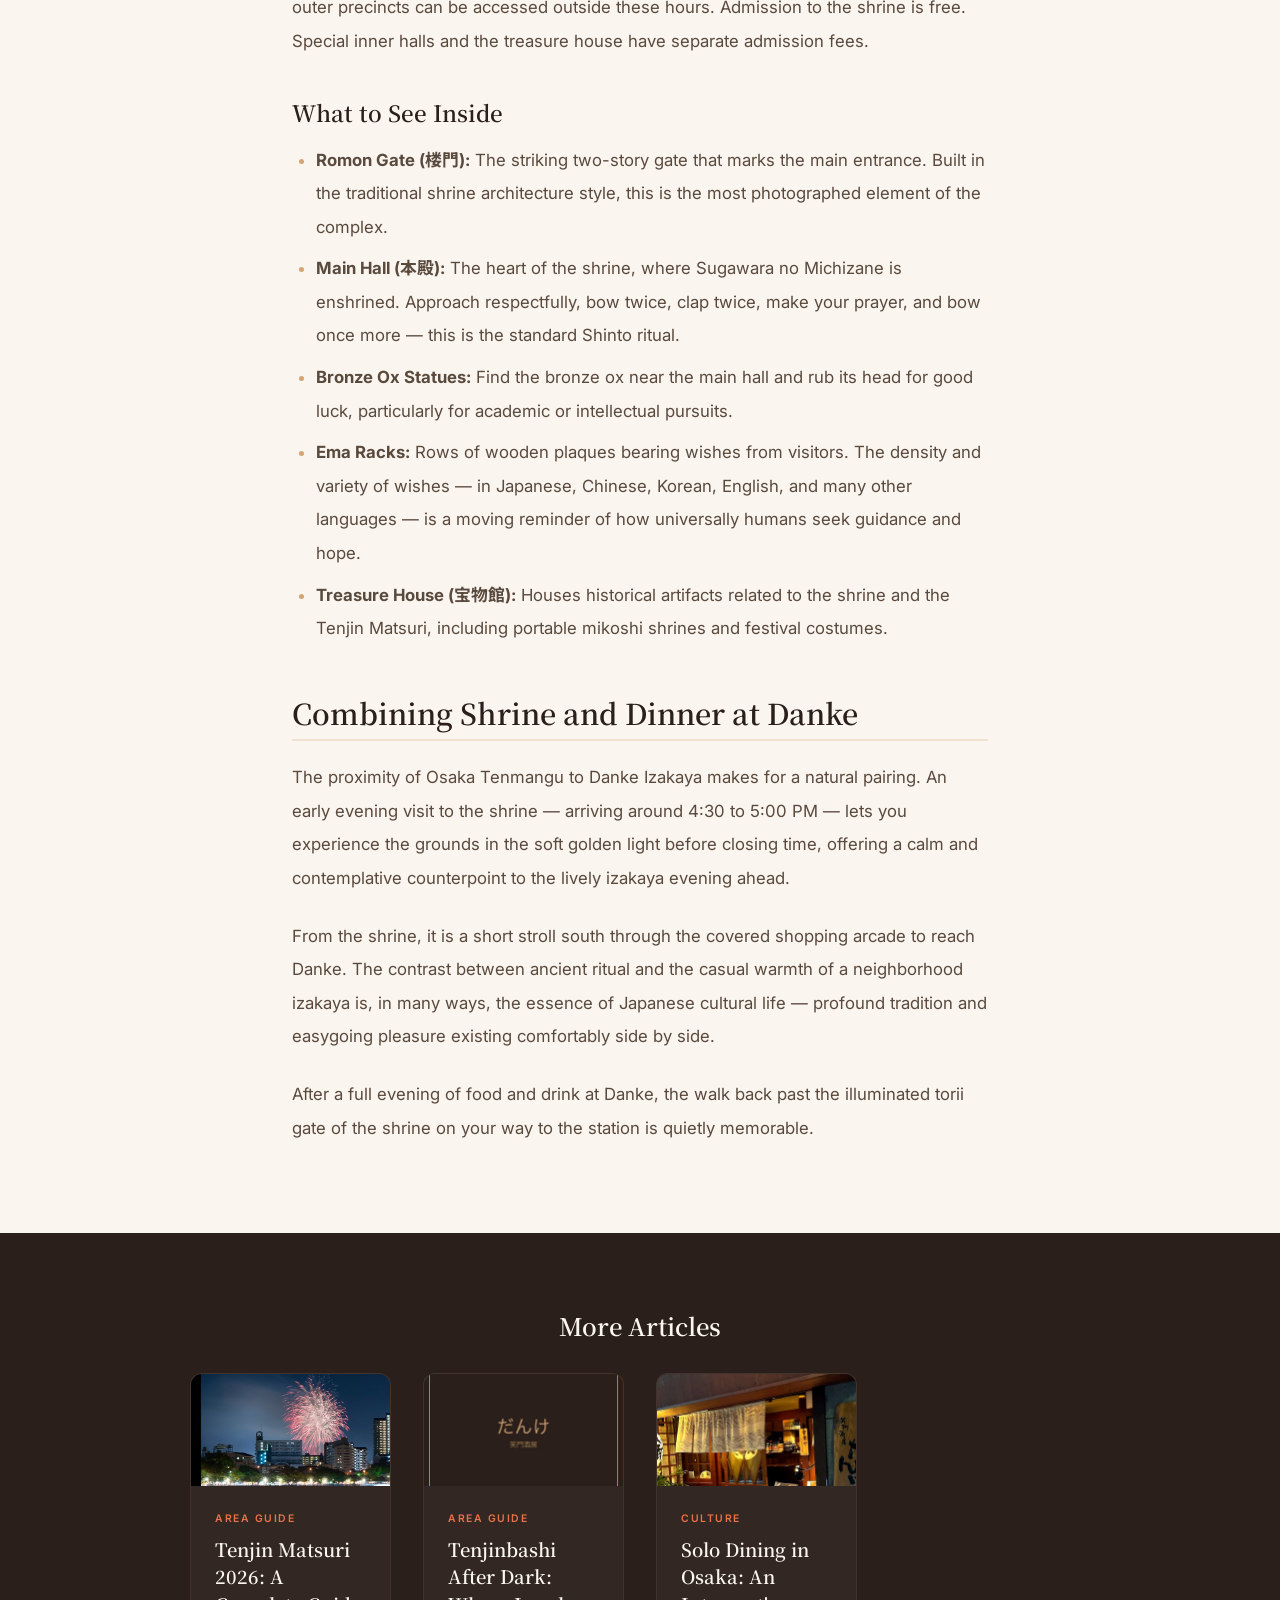
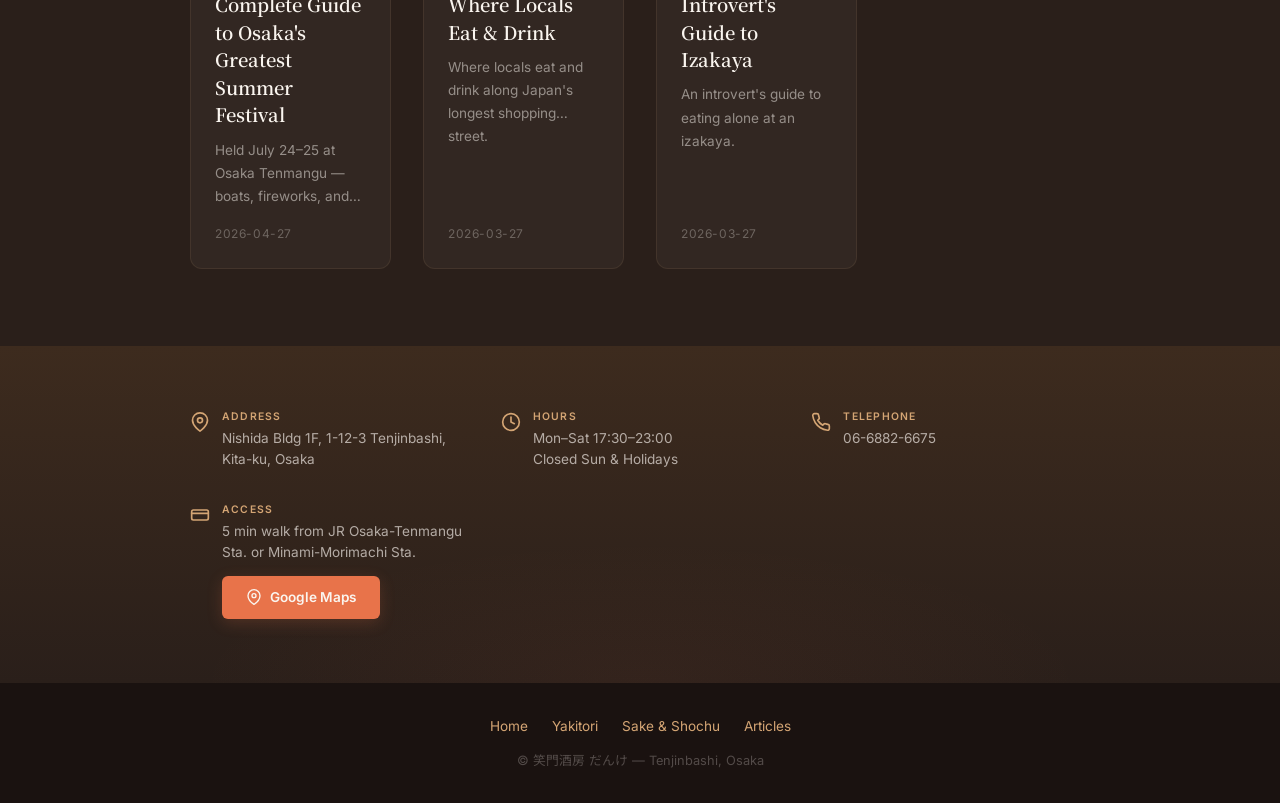
<file: articles/osaka-tenmangu-guide/index.html>
<!DOCTYPE html>
<html lang="en" prefix="og: http://ogp.me/ns#">
<head>
<meta charset="UTF-8">
<link rel="icon" href="/danke-lp/favicon.ico" sizes="32x32">
<link rel="icon" href="/danke-lp/favicon-192.png" sizes="192x192" type="image/png">
<link rel="apple-touch-icon" href="/danke-lp/apple-touch-icon.png">
<meta name="viewport" content="width=device-width, initial-scale=1.0">
<title>Osaka Tenmangu Shrine: A Complete Visitor's Guide - Danke Izakaya | Osaka</title>
<meta name="description" content="Osaka Tenmangu Shrine, founded in 949 AD, is one of Japan's most important shrines and the birthplace of the legendary Tenjin Festival. A 2-minute walk from Danke Izakaya.">
<meta name="robots" content="index, follow">
<link rel="canonical" href="https://haute-manmoto.github.io/danke-lp/articles/osaka-tenmangu-guide/">

<!-- Open Graph -->
<meta property="og:title" content="Osaka Tenmangu Shrine: A Complete Visitor's Guide - Danke Izakaya">
<meta property="og:description" content="Osaka Tenmangu Shrine, founded in 949 AD, is one of Japan's most important shrines and the birthplace of the legendary Tenjin Festival. A 2-minute walk from Danke Izakaya.">
<meta property="og:type" content="article">
<meta property="og:url" content="https://haute-manmoto.github.io/danke-lp/articles/osaka-tenmangu-guide/">
<meta property="og:image" content="https://haute-manmoto.github.io/danke-lp/images/tenmangu-gate.jpg">
<meta property="og:locale" content="en_US">
<meta property="og:locale:alternate" content="zh_CN">
<meta property="og:locale:alternate" content="ko_KR">
<meta property="og:site_name" content="笑門酒房 だんけ | Danke Izakaya">

<!-- Twitter Card -->
<meta name="twitter:card" content="summary_large_image">
<meta name="twitter:title" content="Osaka Tenmangu Shrine: A Complete Visitor's Guide - Danke Izakaya">
<meta name="twitter:description" content="Osaka Tenmangu Shrine, founded in 949 AD, is one of Japan's most important shrines and the birthplace of the legendary Tenjin Festival. A 2-minute walk from Danke Izakaya.">
<meta name="twitter:image" content="https://haute-manmoto.github.io/danke-lp/images/tenmangu-gate.jpg">

<!-- Schema.org Article -->
<script type="application/ld+json">
{
  "@context": "https://schema.org",
  "@type": "Article",
  "headline": "Osaka Tenmangu Shrine: A Complete Visitor's Guide",
  "description": "Osaka Tenmangu Shrine, founded in 949 AD, is one of Japan's most important shrines and the birthplace of the legendary Tenjin Festival.",
  "image": "https://haute-manmoto.github.io/danke-lp/images/tenmangu-gate.jpg",
  "datePublished": "2026-03-31",
  "author": {
    "@type": "Organization",
    "name": "Danke Izakaya"
  },
  "publisher": {
    "@type": "Organization",
    "name": "笑門酒房 だんけ",
    "url": "https://haute-manmoto.github.io/danke-lp/"
  }
}
</script>

<!-- Fonts & CSS -->
<link rel="preconnect" href="https://fonts.googleapis.com">
<link rel="preconnect" href="https://fonts.gstatic.com" crossorigin>
<link href="https://fonts.googleapis.com/css2?family=Inter:wght@400;500;600&family=Noto+Sans+JP:wght@400;500;700&family=Noto+Serif+JP:wght@400;600;700&display=swap" rel="stylesheet">
<link rel="stylesheet" href="../../css/style.css">
</head>

<body data-active-lang="en">

<!-- ===================== LANGUAGE SWITCHER & NAV ===================== -->
<nav class="lang-switcher" role="navigation" aria-label="Language and Navigation">
  <div class="site-nav">
    <a href="../../" class="site-nav__link">Home</a>
    <a href="../../menu/yakitori/" class="site-nav__link">
      <span data-lang="en">Yakitori</span>
      <span data-lang="zh">烤鸡串</span>
      <span data-lang="ko">야키토리</span>
    </a>
    <a href="../../menu/sake-shochu/" class="site-nav__link">
      <span data-lang="en">Sake</span>
      <span data-lang="zh">清酒</span>
      <span data-lang="ko">사케</span>
    </a>
    <a href="../" class="site-nav__link active">
      <span data-lang="en">Articles</span>
      <span data-lang="zh">文章</span>
      <span data-lang="ko">기사</span>
    </a>
  </div>
  <div>
    <button class="lang-btn active" data-switch-lang="en" aria-label="English">EN</button>
    <button class="lang-btn" data-switch-lang="zh" aria-label="Chinese">中文</button>
    <button class="lang-btn" data-switch-lang="ko" aria-label="Korean">한국어</button>
  </div>
</nav>

<!-- ===================== BREADCRUMB ===================== -->
<nav class="breadcrumb" aria-label="Breadcrumb">
  <ol>
    <li><a href="../../">Home</a></li>
    <li><a href="../">
      <span data-lang="en">Articles</span>
      <span data-lang="zh">文章</span>
      <span data-lang="ko">기사</span>
    </a></li>
    <li>
      <span class="current" data-lang="en">Osaka Tenmangu Guide</span>
      <span class="current" data-lang="zh">大阪天满宫指南</span>
      <span class="current" data-lang="ko">오사카 덴만구 가이드</span>
    </li>
  </ol>
</nav>

<!-- ===================== PAGE HEADER ===================== -->
<header class="page-header">
  <time datetime="2026-03-31" style="font-size:0.8rem; color:var(--amber); opacity:0.6; letter-spacing:0.1em; display:block; margin-bottom:1rem;">2026-03-31</time>
  <h1 class="reveal">
    <span data-lang="en">Osaka Tenmangu Shrine: A Complete Visitor's Guide</span>
    <span data-lang="zh">大阪天满宫：完整参观指南</span>
    <span data-lang="ko">오사카 덴만구: 완벽한 방문 가이드</span>
  </h1>
</header>

<!-- ===================== ARTICLE BODY ===================== -->
<article class="article-body">

  <!-- === ENGLISH === -->
  <div data-lang="en">

    <figure style="margin:0 0 2rem;">
      <img src="../../images/tenmangu-gate.jpg" alt="The grand gate of Osaka Tenmangu Shrine" style="width:100%;border-radius:8px;">
      <figcaption style="font-size:0.8rem;color:#aaa;margin-top:0.5rem;">The iconic Romon gate of Osaka Tenmangu Shrine — a 10-minute walk from Danke Izakaya.</figcaption>
    </figure>

    <h2>One of Japan's Most Revered Shrines — Steps from Danke</h2>
    <p>Tucked into the backstreets of Tenjinbashi, just a short walk from Danke Izakaya, stands one of Osaka's most historically significant landmarks: Osaka Tenmangu Shrine (大阪天満宮). Founded in 949 AD by Emperor Murakami, this magnificent shrine is dedicated to Sugawara no Michizane — a revered 9th-century scholar, poet, and statesman who was deified after his death as Tenjin, the god of learning and academics. Today, the shrine draws students, scholars, and curious travelers from across Japan and the world, each coming to pray for success in exams, career advancement, and the pursuit of wisdom.</p>
    <p>For visitors exploring the Tenjinbashi area, a visit to Osaka Tenmangu is an unmissable cultural experience. The shrine sits within easy walking distance of the Tenjinbashi shopping arcade, making it a natural complement to an evening in the neighborhood — whether you arrive before dinner to absorb the atmosphere or stop by after a meal at Danke to stroll the illuminated approach.</p>

    <h2>The Legend of Sugawara no Michizane</h2>
    <p>To understand Osaka Tenmangu, you first need to know the story of the man it honors. Sugawara no Michizane (845–903 AD) was a brilliant scholar and politician who rose to become one of the most powerful officials in the imperial court. He was a prolific poet, composing hundreds of waka and Chinese verse, and he reformed the educational system of his era. His talents, however, attracted jealousy from rival clans, and he was falsely accused and exiled to Dazaifu in Kyushu, where he died of illness and grief in 903 AD.</p>
    <p>Shortly after his death, a series of disasters struck Kyoto: drought, famine, floods, and the deaths of several officials who had opposed him. The imperial court, believing these calamities were the vengeful spirit of Michizane, posthumously restored his rank and honors and enshrined him at Kitano Tenmangu in Kyoto in 947 AD. Osaka Tenmangu followed just two years later, in 949 AD, established where Michizane himself had once prayed on his way to exile.</p>
    <p>The ox is inseparable from the Tenjin legend. Michizane was born in the year of the ox and died in the year of the ox. According to tradition, the ox that carried his remains to Dazaifu refused to move any further and sat down, indicating that he should be buried at that spot. Today, bronze ox statues stand at Tenmangu shrines throughout Japan, and visitors rub them for good luck and intelligence.</p>

    <figure style="margin:2rem 0;">
      <img src="../../images/tenmangu-ema.jpg" alt="Ema wooden wishing plaques at Osaka Tenmangu Shrine featuring an ox" style="width:100%;border-radius:8px;">
      <figcaption style="font-size:0.8rem;color:#aaa;margin-top:0.5rem;">Ema wishing plaques bearing the sacred ox — the symbol of Sugawara no Michizane and Osaka Tenmangu.</figcaption>
    </figure>

    <h2>Ema: Writing Your Wishes on Wood</h2>
    <p>One of the most meaningful things you can do at Osaka Tenmangu — or any Shinto shrine — is purchase and write an ema (絵馬). These small wooden plaques, traditionally decorated with the shrine's sacred symbol (here, the ox), are used to write prayers and wishes. You hang your completed ema on a wooden rack near the main hall, where it remains as an offering to the deity.</p>
    <p>The tradition dates back over a thousand years, when worshippers offered live horses to shrines. Over time, wooden tablets bearing painted horses replaced the live animals, and eventually the painted image expanded to include any sacred symbol. At Osaka Tenmangu, ema typically feature the ox, and visitors write wishes related to academic success, career goals, or personal challenges.</p>
    <p>You do not need to write in Japanese. Many international visitors write in their own language, and the deity is understood to hear all prayers equally. Ema are usually available at the shrine office for 500 to 1,000 yen.</p>

    <h2>Tenjin Matsuri: One of Japan's Three Greatest Festivals</h2>
    <p>Osaka Tenmangu is the origin point of the Tenjin Matsuri (天神祭), ranked among Japan's three greatest festivals alongside Kyoto's Gion Matsuri and Tokyo's Kanda Matsuri. Held annually on July 24 and 25, the festival has been celebrated continuously for over 1,000 years.</p>
    <p>The main event on the evening of July 25 is a spectacular river procession: more than 100 decorated boats, illuminated by lanterns and accompanied by traditional music, parade along the Okawa River through central Osaka. The evening sky above is filled with fireworks launched from both riverbanks, creating a display that rivals anything in the country. Over one million people attend the festival each year, lining the riverbanks and packing the surrounding neighborhoods.</p>
    <p>If your visit to Osaka happens to fall around late July, adjusting your itinerary to witness even a portion of the Tenjin Matsuri is strongly recommended. The festival atmosphere transforms the entire Tenjinbashi and Tenma neighborhood into something truly extraordinary.</p>

    <h2>Visiting the Shrine: Practical Information</h2>
    <h3>Location and Access</h3>
    <p>Osaka Tenmangu Shrine is located at 2-1-8 Tenjinbashi, Kita-ku, Osaka. From Danke Izakaya, the shrine is approximately a 5-minute walk north along the Tenjinbashi shopping arcade. By public transport:</p>
    <ul>
      <li><strong>Osaka Metro Tanimachi Line / Sakaisuji Line:</strong> Minamimorimachi Station, Exit 4 (3-minute walk)</li>
      <li><strong>JR Tozai Line:</strong> Osaka-Tenmangu Station, Exit 1 (2-minute walk)</li>
    </ul>

    <h3>Hours and Admission</h3>
    <p>The shrine grounds are open daily from approximately 9:00 AM to 5:00 PM, though the outer precincts can be accessed outside these hours. Admission to the shrine is free. Special inner halls and the treasure house have separate admission fees.</p>

    <h3>What to See Inside</h3>
    <ul>
      <li><strong>Romon Gate (楼門):</strong> The striking two-story gate that marks the main entrance. Built in the traditional shrine architecture style, this is the most photographed element of the complex.</li>
      <li><strong>Main Hall (本殿):</strong> The heart of the shrine, where Sugawara no Michizane is enshrined. Approach respectfully, bow twice, clap twice, make your prayer, and bow once more — this is the standard Shinto ritual.</li>
      <li><strong>Bronze Ox Statues:</strong> Find the bronze ox near the main hall and rub its head for good luck, particularly for academic or intellectual pursuits.</li>
      <li><strong>Ema Racks:</strong> Rows of wooden plaques bearing wishes from visitors. The density and variety of wishes — in Japanese, Chinese, Korean, English, and many other languages — is a moving reminder of how universally humans seek guidance and hope.</li>
      <li><strong>Treasure House (宝物館):</strong> Houses historical artifacts related to the shrine and the Tenjin Matsuri, including portable mikoshi shrines and festival costumes.</li>
    </ul>

    <h2>Combining Shrine and Dinner at Danke</h2>
    <p>The proximity of Osaka Tenmangu to Danke Izakaya makes for a natural pairing. An early evening visit to the shrine — arriving around 4:30 to 5:00 PM — lets you experience the grounds in the soft golden light before closing time, offering a calm and contemplative counterpoint to the lively izakaya evening ahead.</p>
    <p>From the shrine, it is a short stroll south through the covered shopping arcade to reach Danke. The contrast between ancient ritual and the casual warmth of a neighborhood izakaya is, in many ways, the essence of Japanese cultural life — profound tradition and easygoing pleasure existing comfortably side by side.</p>
    <p>After a full evening of food and drink at Danke, the walk back past the illuminated torii gate of the shrine on your way to the station is quietly memorable.</p>

  </div>

  <!-- === CHINESE === -->
  <div data-lang="zh">

    <figure style="margin:0 0 2rem;">
      <img src="../../images/tenmangu-gate.jpg" alt="大阪天满宫宏伟的楼门" style="width:100%;border-radius:8px;">
      <figcaption style="font-size:0.8rem;color:#aaa;margin-top:0.5rem;">大阪天满宫标志性的楼门——距离だんけ居酒屋步行约10分钟。</figcaption>
    </figure>

    <h2>日本最受崇敬的神社之一——就在だんけ附近</h2>
    <p>在天神桥的小巷深处，距离だんけ居酒屋仅几步之遥，矗立着大阪最具历史意义的地标之一：大阪天满宫（大阪天満宮）。这座宏伟的神社由村上天皇于公元949年创建，供奉的是菅原道真——一位受人尊崇的9世纪学者、诗人和政治家，他在去世后被神化为天神，即学问与学业的守护神。如今，神社吸引着来自日本和世界各地的学生、学者和好奇的旅行者，他们前来祈祷考试成功、事业发展和追求智慧。</p>
    <p>对于探索天神桥地区的游客来说，参访大阪天满宫是一次不可错过的文化体验。神社就在天神桥商业街步行可达的地方，与在这一带度过的夜晚相得益彰——无论是晚饭前来感受氛围，还是在だんけ用餐后顺道漫步于灯火辉煌的参道。</p>

    <h2>菅原道真的传说</h2>
    <p>要了解大阪天满宫，首先需要了解它所供奉的人物的故事。菅原道真（公元845—903年）是一位才华横溢的学者和政治家，曾晋升为朝廷最有权势的官员之一。他是多产的诗人，创作了数百首和歌和汉诗，并改革了那个时代的教育制度。然而，他的才能招来了竞争对手的嫉妒，他被诬陷并流放到九州的太宰府，于公元903年在病痛和悲愁中离世。</p>
    <p>他去世后不久，京都相继发生一系列灾难：干旱、饥荒、洪水，以及几位曾反对他的官员相继离世。朝廷认为这些灾难是道真的怨灵所为，于是在公元947年在京都北野天满宫为他恢复名誉并建社供奉。大阪天满宫于公元949年随即建立，地点正是道真本人在流放途中曾经祈祷之处。</p>
    <p>牛与天神传说密不可分。道真生于牛年，也卒于牛年。据传说，运送他遗体前往太宰府的牛突然停下不肯再走，这被认为是指示他应该葬于此处的神迹。如今，全日本的天满宫神社都矗立着铜牛雕像，参拜者抚摸铜牛以求好运和智慧。</p>

    <figure style="margin:2rem 0;">
      <img src="../../images/tenmangu-ema.jpg" alt="大阪天满宫带有牛图案的绘马许愿木牌" style="width:100%;border-radius:8px;">
      <figcaption style="font-size:0.8rem;color:#aaa;margin-top:0.5rem;">刻有神圣之牛的绘马许愿木牌——菅原道真与大阪天满宫的象征。</figcaption>
    </figure>

    <h2>绘马：在木牌上写下心愿</h2>
    <p>在大阪天满宫——或任何神道神社——最有意义的事情之一，就是购买并书写绘马（絵馬）。这些小巧的木质牌匾，传统上印有神社的神圣符号（此处为牛），用于书写祈祷和愿望。完成后，你将绘马挂在正殿附近的木架上，作为对神明的供奉。</p>
    <p>这一传统可以追溯到一千多年前，当时的信徒向神社供奉活马。随着时间推移，绘有马匹图案的木牌取代了活马，绘制的图案也逐渐扩展到任何神圣符号。在大阪天满宫，绘马通常印有牛的图案，参拜者书写与学业成功、职业目标或个人挑战相关的心愿。</p>
    <p>你不需要用日语书写。许多国际游客用自己的语言书写，神明被认为能平等地倾听所有祈祷。绘马通常在神社社务所购买，价格约500至1,000日元。</p>

    <h2>天神祭：日本三大祭之一</h2>
    <p>大阪天满宫是天神祭（天神祭）的发源地，与京都祇园祭和东京神田祭并列为日本三大祭。每年7月24日和25日举行，这一祭典已连续传承逾千年。</p>
    <p>7月25日傍晚的主要活动是壮观的水上巡游：超过100艘装饰精美的船只，在灯笼照耀下伴随传统音乐沿大川穿越大阪市中心。傍晚的天空中，从两岸同时燃放的烟花照亮夜空，场面震撼，堪称全国最精彩的烟火表演之一。每年超过一百万人参加祭典，沿河岸列队观看，周边街区人山人海。</p>
    <p>如果你的大阪之行恰逢7月下旬，强烈建议你调整行程，亲身感受天神祭的一部分。祭典的氛围会将整个天神桥和天满街区变得非同凡响。</p>

    <h2>参访神社：实用信息</h2>
    <h3>地址与交通</h3>
    <p>大阪天满宫位于大阪市北区天神桥2-1-8。从だんけ居酒屋出发，沿天神桥商业街向北步行约5分钟即可到达。公共交通：</p>
    <ul>
      <li><strong>大阪地铁谷町线／堺筋线：</strong>南森町站4号出口（步行约3分钟）</li>
      <li><strong>JR东西线：</strong>大阪天满宫站1号出口（步行约2分钟）</li>
    </ul>

    <h3>开放时间与门票</h3>
    <p>神社境内每日开放时间约为上午9时至下午5时，外部区域在此时间外也可进入。入场免费。特别内殿和宝物馆需单独购票。</p>

    <h3>必看景点</h3>
    <ul>
      <li><strong>楼门：</strong>标志性的两层正门，是整个建筑群中被拍摄最多的元素，以传统神社建筑风格建造。</li>
      <li><strong>本殿：</strong>神社的核心，供奉着菅原道真。参拜时请保持庄重：二鞠躬、二拍手、默祷、一鞠躬——这是标准的神道参拜礼仪。</li>
      <li><strong>铜牛雕像：</strong>在正殿附近找到铜牛，抚摸牛头可以祈求好运，尤其适合祈求学业或事业上的成就。</li>
      <li><strong>绘马架：</strong>一排排挂满参拜者心愿的木牌。用日语、中文、韩语、英语和许多其他语言书写的愿望，令人深刻地感受到人类对指引与希望的普遍追求。</li>
      <li><strong>宝物馆：</strong>收藏与神社和天神祭相关的历史文物，包括便携式神龛和祭典服装。</li>
    </ul>

    <h2>神社参拜与在だんけ用晚餐的完美组合</h2>
    <p>大阪天满宫与だんけ居酒屋的近距离造就了一个自然的完美组合。傍晚早些时候参访神社——约下午4时30分至5时到达——可以在闭门前趁着柔和的金色光线感受神社，为之后热闹的居酒屋夜晚提供一段宁静而沉思的序曲。</p>
    <p>离开神社后，沿有顶棚的商业街向南短暂漫步即可到达だんけ。古老仪式与社区居酒屋温馨随意氛围之间的反差，在很多方面正是日本文化生活的精髓——深厚传统与轻松愉悦和谐共存。</p>
    <p>在だんけ度过一个充实的餐饮夜晚后，回程时经过神社灯火辉煌的鸟居前往车站，会是一段静静难忘的时刻。</p>

  </div>

  <!-- === KOREAN === -->
  <div data-lang="ko">

    <figure style="margin:0 0 2rem;">
      <img src="../../images/tenmangu-gate.jpg" alt="오사카 덴만구 신사의 웅장한 루몬 정문" style="width:100%;border-radius:8px;">
      <figcaption style="font-size:0.8rem;color:#aaa;margin-top:0.5rem;">오사카 덴만구 신사의 상징적인 루몬 정문 — 다케 이자카야에서 도보 약 10분.</figcaption>
    </figure>

    <h2>일본에서 가장 존경받는 신사 중 하나 — 다케 바로 옆</h2>
    <p>텐진바시의 골목 안쪽, だんけ 이자카야에서 가까운 거리에 오사카에서 역사적으로 가장 중요한 랜드마크 중 하나가 있습니다: 오사카 덴만구 신사(大阪天満宮)입니다. 무라카미 천황에 의해 949년에 창건된 이 웅장한 신사는 스가와라노 미치자네를 모십니다. 그는 9세기의 저명한 학자, 시인, 정치가로, 사후에 학문과 학업의 수호신인 텐진으로 신격화되었습니다. 오늘날 신사에는 시험 합격, 직업적 성공, 지혜 추구를 기원하는 일본 전역과 세계 각지의 학생, 학자, 여행자들이 찾아옵니다.</p>
    <p>텐진바시 지역을 탐방하는 방문객에게 오사카 덴만구 방문은 놓칠 수 없는 문화 체험입니다. 신사는 텐진바시 상점가에서 걸어서 갈 수 있는 거리에 위치해 있어, 동네에서의 저녁과 자연스럽게 연계됩니다 — 저녁 식사 전에 분위기를 느끼러 오든, だんけ에서 식사 후에 불 밝힌 참배길을 산책하든 좋습니다.</p>

    <h2>스가와라노 미치자네의 전설</h2>
    <p>오사카 덴만구를 이해하려면 먼저 이 신사가 모시는 인물의 이야기를 알아야 합니다. 스가와라노 미치자네(845~903년)는 천재적인 학자이자 정치가로 황실 조정에서 가장 막강한 관료 중 한 명이 되었습니다. 그는 수백 편의 와카와 한시를 지은 다작 시인이었으며, 당대의 교육 제도를 개혁했습니다. 그러나 그의 재능은 라이벌 가문의 질투를 샀고, 그는 억울하게 모함받아 규슈의 다자이후로 유배되어 903년에 병과 슬픔 속에 세상을 떠났습니다.</p>
    <p>그의 사후 얼마 지나지 않아 교토에 잇따른 재앙이 닥쳤습니다: 가뭄, 기근, 홍수, 그리고 그를 반대했던 관료들의 죽음. 황실 조정은 이러한 재앙이 미치자네의 원혼 때문이라 믿고, 그의 지위와 명예를 사후에 복원하고 947년에 교토 기타노 덴만구에 모셨습니다. 오사카 덴만구는 그로부터 불과 2년 후인 949년에, 미치자네 자신이 유배 길에 기도를 올렸던 바로 그 자리에 세워졌습니다.</p>
    <p>소는 텐진 전설과 뗄 수 없는 존재입니다. 미치자네는 소띠 해에 태어나 소띠 해에 세상을 떠났습니다. 전설에 따르면, 그의 유해를 다자이후로 옮기던 소가 더 이상 나아가기를 거부하며 앉아버렸는데, 이것이 그곳에 묻혀야 한다는 신의 뜻으로 받아들여졌습니다. 오늘날 일본 전국의 덴만구 신사에는 청동 소 조각상이 서 있으며, 참배객들은 행운과 지혜를 빌며 소를 쓰다듬습니다.</p>

    <figure style="margin:2rem 0;">
      <img src="../../images/tenmangu-ema.jpg" alt="오사카 덴만구 신사의 소 그림이 그려진 에마 나무 소원 패" style="width:100%;border-radius:8px;">
      <figcaption style="font-size:0.8rem;color:#aaa;margin-top:0.5rem;">신성한 소가 새겨진 에마 소원 패 — 스가와라노 미치자네와 오사카 덴만구의 상징.</figcaption>
    </figure>

    <h2>에마: 나무 패에 소원을 적다</h2>
    <p>오사카 덴만구 — 또는 어느 신도 신사에서든 — 가장 의미 있는 체험 중 하나는 에마(絵馬)를 구입하고 소원을 적는 것입니다. 이 작은 나무 패에는 전통적으로 신사의 신성한 상징(여기서는 소)이 그려져 있으며, 기도와 소원을 적는 데 사용됩니다. 완성된 에마는 본전 근처의 나무 걸이대에 걸어두면 신에게 바치는 공물이 됩니다.</p>
    <p>이 전통은 천 년 이상 전으로 거슬러 올라갑니다. 신도들이 신사에 살아있는 말을 봉납하던 관습에서 시작되어, 시간이 흐르면서 말 그림이 그려진 나무 패가 실제 말을 대신하게 되었고, 결국 그려지는 그림도 신성한 상징으로 확장되었습니다. 오사카 덴만구에서는 에마에 주로 소 그림이 그려지며, 참배객들은 학업 성공, 직업 목표, 개인적 과제와 관련된 소원을 적습니다.</p>
    <p>일본어로 적지 않아도 됩니다. 많은 외국인 방문객들이 자신의 언어로 소원을 적으며, 신은 모든 기도를 동등하게 듣는다고 여겨집니다. 에마는 보통 신사 사무소에서 500~1,000엔에 구입할 수 있습니다.</p>

    <h2>텐진 마쓰리: 일본 3대 축제 중 하나</h2>
    <p>오사카 덴만구는 텐진 마쓰리(天神祭)의 발원지로, 교토의 기온 마쓰리, 도쿄의 간다 마쓰리와 함께 일본 3대 축제로 꼽힙니다. 매년 7월 24~25일에 개최되며, 이 축제는 천 년 이상 끊임없이 이어져 왔습니다.</p>
    <p>7월 25일 저녁의 메인 이벤트는 장관을 이루는 수상 퍼레이드입니다: 100척이 넘는 화려하게 장식된 배들이 등불에 빛나며 전통 음악에 맞춰 오사카 시내 오카와 강을 따라 행진합니다. 저녁 하늘에는 양쪽 강변에서 동시에 쏘아 올린 불꽃이 수놓아져 전국 최고 수준의 불꽃놀이를 연출합니다. 매년 100만 명 이상이 강변을 가득 메우고 주변 동네까지 인파로 넘칩니다.</p>
    <p>오사카 방문이 7월 하순에 걸린다면, 텐진 마쓰리의 일부라도 직접 보기 위해 일정을 조정하는 것을 강력히 권합니다. 축제 분위기는 텐진바시와 텐마 동네 전체를 완전히 다른 세상으로 변화시킵니다.</p>

    <h2>신사 방문: 실용 정보</h2>
    <h3>위치와 교통</h3>
    <p>오사카 덴만구는 오사카시 기타구 텐진바시 2-1-8에 위치합니다. だんけ 이자카야에서 텐진바시 상점가를 따라 북쪽으로 약 5분 걷면 도착합니다. 대중교통 이용 시:</p>
    <ul>
      <li><strong>오사카 메트로 타니마치선 / 사카이스지선:</strong> 미나미모리마치역 4번 출구 (도보 약 3분)</li>
      <li><strong>JR 도자이선:</strong> 오사카텐만구역 1번 출구 (도보 약 2분)</li>
    </ul>

    <h3>운영 시간 및 입장료</h3>
    <p>신사 경내는 매일 오전 9시~오후 5시에 개방되며, 외부 구역은 이 시간 외에도 접근 가능합니다. 입장 무료. 특별 내전과 보물관은 별도 입장료가 있습니다.</p>

    <h3>꼭 봐야 할 것들</h3>
    <ul>
      <li><strong>루몬(楼門):</strong> 정문 역할을 하는 인상적인 2층 문. 전통 신사 건축 양식으로 지어졌으며 신사 전체에서 가장 많이 사진에 담기는 요소입니다.</li>
      <li><strong>본전(本殿):</strong> 스가와라노 미치자네를 모시는 신사의 핵심. 경건하게 다가가 두 번 절, 두 번 박수, 기도, 한 번 절 — 이것이 신도의 표준 참배 의식입니다.</li>
      <li><strong>청동 소 조각상:</strong> 본전 근처의 청동 소를 찾아 머리를 쓰다듬으면 행운, 특히 학업이나 지적 성취를 기원할 수 있습니다.</li>
      <li><strong>에마 걸이대:</strong> 참배객들의 소원이 적힌 나무 패들이 즐비하게 걸려 있습니다. 일본어, 중국어, 한국어, 영어를 비롯한 여러 언어로 쓰인 소원들은 인간이 얼마나 보편적으로 인도와 희망을 갈망하는지 가슴 뭉클하게 느끼게 합니다.</li>
      <li><strong>보물관(宝物館):</strong> 신사와 텐진 마쓰리 관련 역사 유물을 소장하고 있으며, 이동식 미코시 신위와 축제 의상 등이 전시되어 있습니다.</li>
    </ul>

    <h2>신사 참배와 だんけ 저녁 식사의 완벽한 조합</h2>
    <p>오사카 덴만구와 だんけ 이자카야의 근접성은 자연스러운 완벽한 조합을 만들어냅니다. 이른 저녁에 신사를 방문하여 — 오후 4시 30분~5시쯤 도착 — 마감 전 부드러운 황금빛 햇살 속에서 신사를 경험하면, 앞으로의 활기찬 이자카야 저녁을 위한 조용하고 사색적인 서막이 됩니다.</p>
    <p>신사에서 지붕 있는 상점가를 따라 남쪽으로 짧게 걸어 だんけ에 도착합니다. 고대 의식과 동네 이자카야의 편안한 온기 사이의 대비는, 여러 면에서 일본 문화 생활의 정수입니다 — 깊은 전통과 편안한 즐거움이 사이좋게 공존하는 모습입니다.</p>
    <p>だんけ에서 알찬 저녁 식사를 마친 후, 역으로 돌아가는 길에 환하게 빛나는 도리이 앞을 지나칠 때의 그 조용한 감동은 오래도록 기억에 남을 것입니다.</p>

  </div>

</article>

<!-- ===================== RELATED ARTICLES ===================== -->
<section style="background:var(--dark); padding:clamp(3rem,6vw,5rem) clamp(1rem,4vw,2rem);">
  <div style="max-width:900px; margin:0 auto;">
    <h2 style="color:var(--light); text-align:center; margin-bottom:2rem; font-family:var(--font-heading);">
      <span data-lang="en">More Articles</span>
      <span data-lang="zh">更多文章</span>
      <span data-lang="ko">더 많은 기사</span>
    </h2>
    <div class="articles-grid" style="padding:0;">
<!-- RELATED_START -->
      <a href="../tenjin-matsuri-guide/" class="article-card reveal" style="text-decoration:none;">
        <div class="article-card-thumb">
          <img src="../../images/article-tenjin-matsuri.jpg" alt="Tenjin Matsuri 2026: A Complete Guide to Osaka's Greatest Summer Festival" loading="lazy">
        </div>
        <div class="article-card-body">
          <span class="article-card-tag">
            <span data-lang="en">Area Guide</span>
            <span data-lang="zh">地区指南</span>
            <span data-lang="ko">지역 가이드</span>
          </span>
          <h3 class="article-card-title">
            <span data-lang="en">Tenjin Matsuri 2026: A Complete Guide to Osaka's Greatest Summer Festival</span>
            <span data-lang="zh">天神祭 2026：大阪夏季最盛大祭典完全指南</span>
            <span data-lang="ko">텐진 마쓰리 2026: 오사카 최대 여름 축제 완벽 가이드</span>
          </h3>
          <p class="article-card-excerpt">
            <span data-lang="en">Held July 24–25 at Osaka Tenmangu — boats, fireworks, and 1,000 years of history, just 5 minutes from Danke.</span>
            <span data-lang="zh">7月24日至25日在大阪天满宫举行——船渡御、烟花、千年传承，距离だんけ仅5分钟。</span>
            <span data-lang="ko">7월 24~25일 오사카 덴만구에서 열리는 — 선상 행렬, 불꽃놀이, 1,000년 역사. だんけ에서 도보 5분.</span>
          </p>
          <time class="article-card-date" datetime="2026-04-27">2026-04-27</time>
        </div>
      </a>
      <a href="../tenjinbashi-after-dark/" class="article-card reveal" style="text-decoration:none;">
        <div class="article-card-thumb">
          <img src="../../images/article-tenjinbashi.jpg" alt="Tenjinbashi After Dark: Where Locals Eat & Drink" loading="lazy">
        </div>
        <div class="article-card-body">
          <span class="article-card-tag">
            <span data-lang="en">Area Guide</span>
            <span data-lang="zh">地区指南</span>
            <span data-lang="ko">지역 가이드</span>
          </span>
          <h3 class="article-card-title">
            <span data-lang="en">Tenjinbashi After Dark: Where Locals Eat & Drink</span>
            <span data-lang="zh">天神桥之夜：当地人的觅食地</span>
            <span data-lang="ko">텐진바시의 밤: 현지인들의 맛집</span>
          </h3>
          <p class="article-card-excerpt">
            <span data-lang="en">Where locals eat and drink along Japan's longest shopping street.</span>
            <span data-lang="zh">在日本最长的商店街上，当地人在哪里吃喝。</span>
            <span data-lang="ko">일본에서 가장 긴 상점가에서 현지인들이 먹고 마시는 곳.</span>
          </p>
          <time class="article-card-date" datetime="2026-03-27">2026-03-27</time>
        </div>
      </a>
      <a href="../solo-dining-osaka/" class="article-card reveal" style="text-decoration:none;">
        <div class="article-card-thumb">
          <img src="../../images/article-solo-dining-new.jpg" alt="Solo Dining in Osaka: An Introvert's Guide to Izakaya" loading="lazy">
        </div>
        <div class="article-card-body">
          <span class="article-card-tag">
            <span data-lang="en">Culture</span>
            <span data-lang="zh">文化</span>
            <span data-lang="ko">문화</span>
          </span>
          <h3 class="article-card-title">
            <span data-lang="en">Solo Dining in Osaka: An Introvert's Guide to Izakaya</span>
            <span data-lang="zh">大阪一人食：内向者的居酒屋指南</span>
            <span data-lang="ko">오사카 혼밥: 내향인을 위한 이자카야 가이드</span>
          </h3>
          <p class="article-card-excerpt">
            <span data-lang="en">An introvert's guide to eating alone at an izakaya.</span>
            <span data-lang="zh">内向者的居酒屋一人食指南。</span>
            <span data-lang="ko">내향인을 위한 이자카야 혼밥 가이드.</span>
          </p>
          <time class="article-card-date" datetime="2026-03-27">2026-03-27</time>
        </div>
      </a>
<!-- RELATED_END -->
    </div>
  </div>
</section>
<!-- ===================== STORE INFO COMPACT ===================== -->
<section class="store-info-compact">
  <div class="store-info-compact-inner">
    <div class="store-info-compact-item">
      <svg class="compact-icon" viewBox="0 0 24 24" fill="none" stroke="currentColor" stroke-width="2" stroke-linecap="round" stroke-linejoin="round" aria-hidden="true">
        <path d="M21 10c0 7-9 13-9 13s-9-6-9-13a9 9 0 0 1 18 0z"/>
        <circle cx="12" cy="10" r="3"/>
      </svg>
      <div>
        <h4>
          <span data-lang="en">Address</span>
          <span data-lang="zh">地址</span>
          <span data-lang="ko">주소</span>
        </h4>
        <p>
          <span data-lang="en">Nishida Bldg 1F, 1-12-3 Tenjinbashi, Kita-ku, Osaka</span>
          <span data-lang="zh">大阪府大阪市北区天神桥1-12-3 西田大楼 1F</span>
          <span data-lang="ko">오사카부 오사카시 기타구 텐진바시 1-12-3 니시다빌딩 1F</span>
        </p>
      </div>
    </div>
    <div class="store-info-compact-item">
      <svg class="compact-icon" viewBox="0 0 24 24" fill="none" stroke="currentColor" stroke-width="2" stroke-linecap="round" stroke-linejoin="round" aria-hidden="true">
        <circle cx="12" cy="12" r="10"/>
        <polyline points="12 6 12 12 16 14"/>
      </svg>
      <div>
        <h4>
          <span data-lang="en">Hours</span>
          <span data-lang="zh">营业时间</span>
          <span data-lang="ko">영업시간</span>
        </h4>
        <p>
          <span data-lang="en">Mon–Sat 17:30–23:00<br>Closed Sun &amp; Holidays</span>
          <span data-lang="zh">周一至周六 17:30–23:00<br>周日及节假日休息</span>
          <span data-lang="ko">월–토 17:30–23:00<br>일요일·공휴일 휴무</span>
        </p>
      </div>
    </div>
    <div class="store-info-compact-item">
      <svg class="compact-icon" viewBox="0 0 24 24" fill="none" stroke="currentColor" stroke-width="2" stroke-linecap="round" stroke-linejoin="round" aria-hidden="true">
        <path d="M22 16.92v3a2 2 0 0 1-2.18 2 19.79 19.79 0 0 1-8.63-3.07 19.5 19.5 0 0 1-6-6 19.79 19.79 0 0 1-3.07-8.67A2 2 0 0 1 4.11 2h3a2 2 0 0 1 2 1.72c.127.96.361 1.903.7 2.81a2 2 0 0 1-.45 2.11L8.09 9.91a16 16 0 0 0 6 6l1.27-1.27a2 2 0 0 1 2.11-.45c.907.339 1.85.573 2.81.7A2 2 0 0 1 22 16.92z"/>
      </svg>
      <div>
        <h4>
          <span data-lang="en">Telephone</span>
          <span data-lang="zh">电话</span>
          <span data-lang="ko">전화</span>
        </h4>
        <p><a href="tel:06-6882-6675">06-6882-6675</a></p>
      </div>
    </div>
    <div class="store-info-compact-item">
      <svg class="compact-icon" viewBox="0 0 24 24" fill="none" stroke="currentColor" stroke-width="2" stroke-linecap="round" stroke-linejoin="round" aria-hidden="true">
        <rect x="2" y="6" width="20" height="12" rx="2"/>
        <path d="M2,10 L22,10"/>
      </svg>
      <div>
        <h4>
          <span data-lang="en">Access</span>
          <span data-lang="zh">交通</span>
          <span data-lang="ko">교통</span>
        </h4>
        <p>
          <span data-lang="en">5 min walk from JR Osaka-Tenmangu Sta. or Minami-Morimachi Sta.</span>
          <span data-lang="zh">从JR大阪天满宫站或地铁南森町站步行5分钟</span>
          <span data-lang="ko">JR 오사카텐만구역 또는 미나미모리마치역에서 도보 5분</span>
        </p>
        <a href="https://www.google.com/maps/search/笑門酒房+だんけ+天神橋" target="_blank" rel="noopener noreferrer" class="compact-cta" style="margin-top:0.75rem;">
          <svg viewBox="0 0 24 24" fill="none" stroke="currentColor" stroke-width="2" stroke-linecap="round" stroke-linejoin="round" aria-hidden="true" style="width:16px; height:16px;">
            <path d="M21 10c0 7-9 13-9 13s-9-6-9-13a9 9 0 0 1 18 0z"/>
            <circle cx="12" cy="10" r="3"/>
          </svg>
          <span data-lang="en">Google Maps</span>
          <span data-lang="zh">谷歌地图</span>
          <span data-lang="ko">구글 지도</span>
        </a>
      </div>
    </div>
  </div>
</section>

<!-- ===================== FOOTER ===================== -->
<footer class="footer">
  <nav style="margin-bottom:0.75rem; display:flex; gap:1.5rem; justify-content:center; flex-wrap:wrap; font-size:0.85rem;">
    <a href="../../" style="color:var(--amber); text-decoration:none;">Home</a>
    <a href="../../menu/yakitori/" style="color:var(--amber); text-decoration:none;">
      <span data-lang="en">Yakitori</span><span data-lang="zh">烤鸡串</span><span data-lang="ko">야키토리</span>
    </a>
    <a href="../../menu/sake-shochu/" style="color:var(--amber); text-decoration:none;">
      <span data-lang="en">Sake &amp; Shochu</span><span data-lang="zh">清酒·烧酒</span><span data-lang="ko">사케·소주</span>
    </a>
    <a href="../" style="color:var(--amber); text-decoration:none;">
      <span data-lang="en">Articles</span><span data-lang="zh">文章</span><span data-lang="ko">기사</span>
    </a>
  </nav>
  <p>&copy; 笑門酒房 だんけ &mdash; Tenjinbashi, Osaka</p>
</footer>

<!-- ===================== JAVASCRIPT ===================== -->
<script>
(function() {
  'use strict';

  var langBtns = document.querySelectorAll('[data-switch-lang]');
  langBtns.forEach(function(btn) {
    btn.addEventListener('click', function() {
      var lang = this.getAttribute('data-switch-lang');
      document.body.setAttribute('data-active-lang', lang);
      langBtns.forEach(function(b) { b.classList.remove('active'); });
      this.classList.add('active');
    });
  });

  var prefersReduced = window.matchMedia('(prefers-reduced-motion: reduce)').matches;

  if (!prefersReduced) {
    var reveals = document.querySelectorAll('.reveal');
    var observer = new IntersectionObserver(function(entries) {
      entries.forEach(function(entry) {
        if (entry.isIntersecting) {
          entry.target.classList.add('visible');
          observer.unobserve(entry.target);
        }
      });
    }, { threshold: 0.15, rootMargin: '0px 0px -40px 0px' });

    reveals.forEach(function(el) {
      if (el.closest('.page-header')) {
        el.classList.add('visible');
      } else {
        observer.observe(el);
      }
    });
  } else {
    document.querySelectorAll('.reveal').forEach(function(el) {
      el.classList.add('visible');
    });
  }

  document.querySelectorAll('a[href^="#"]').forEach(function(a) {
    a.addEventListener('click', function(e) {
      var target = document.querySelector(this.getAttribute('href'));
      if (target) {
        e.preventDefault();
        target.scrollIntoView({ behavior: 'smooth' });
      }
    });
  });
})();
</script>
</body>
</html>
</file>
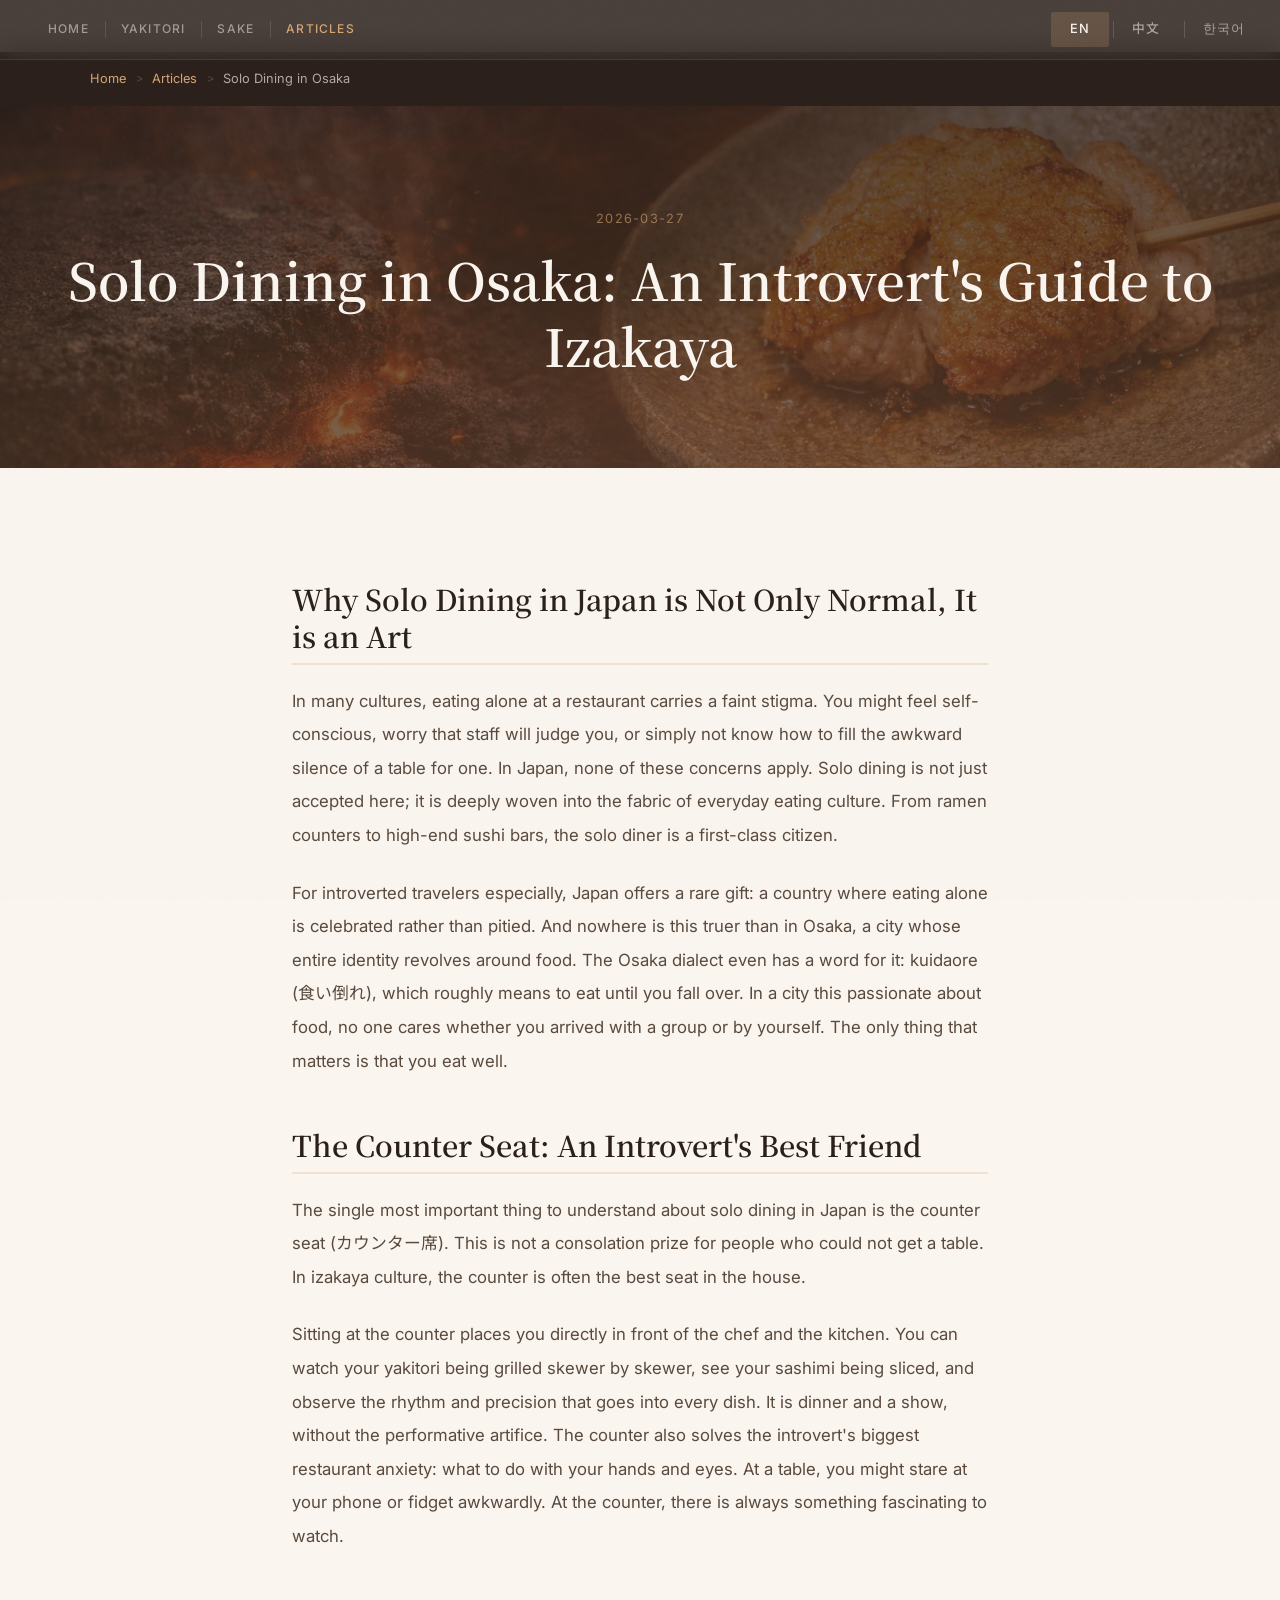
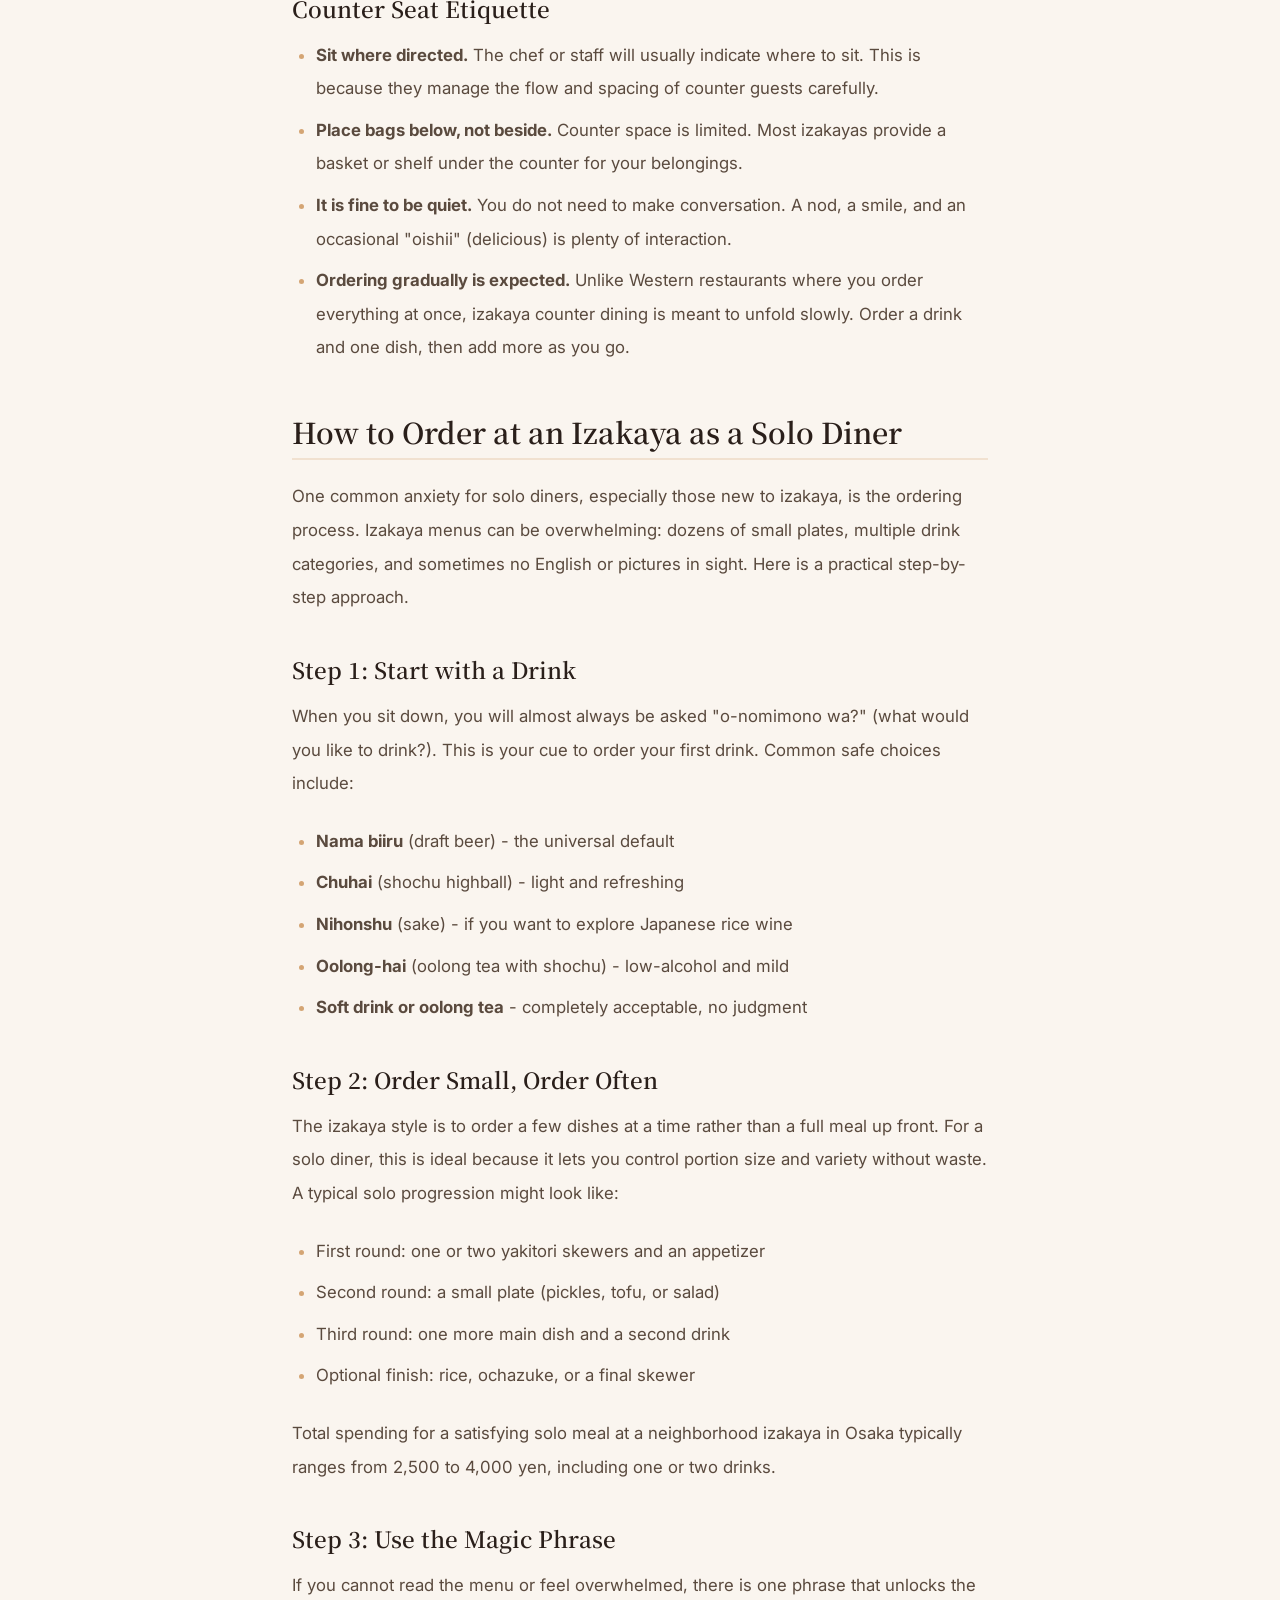
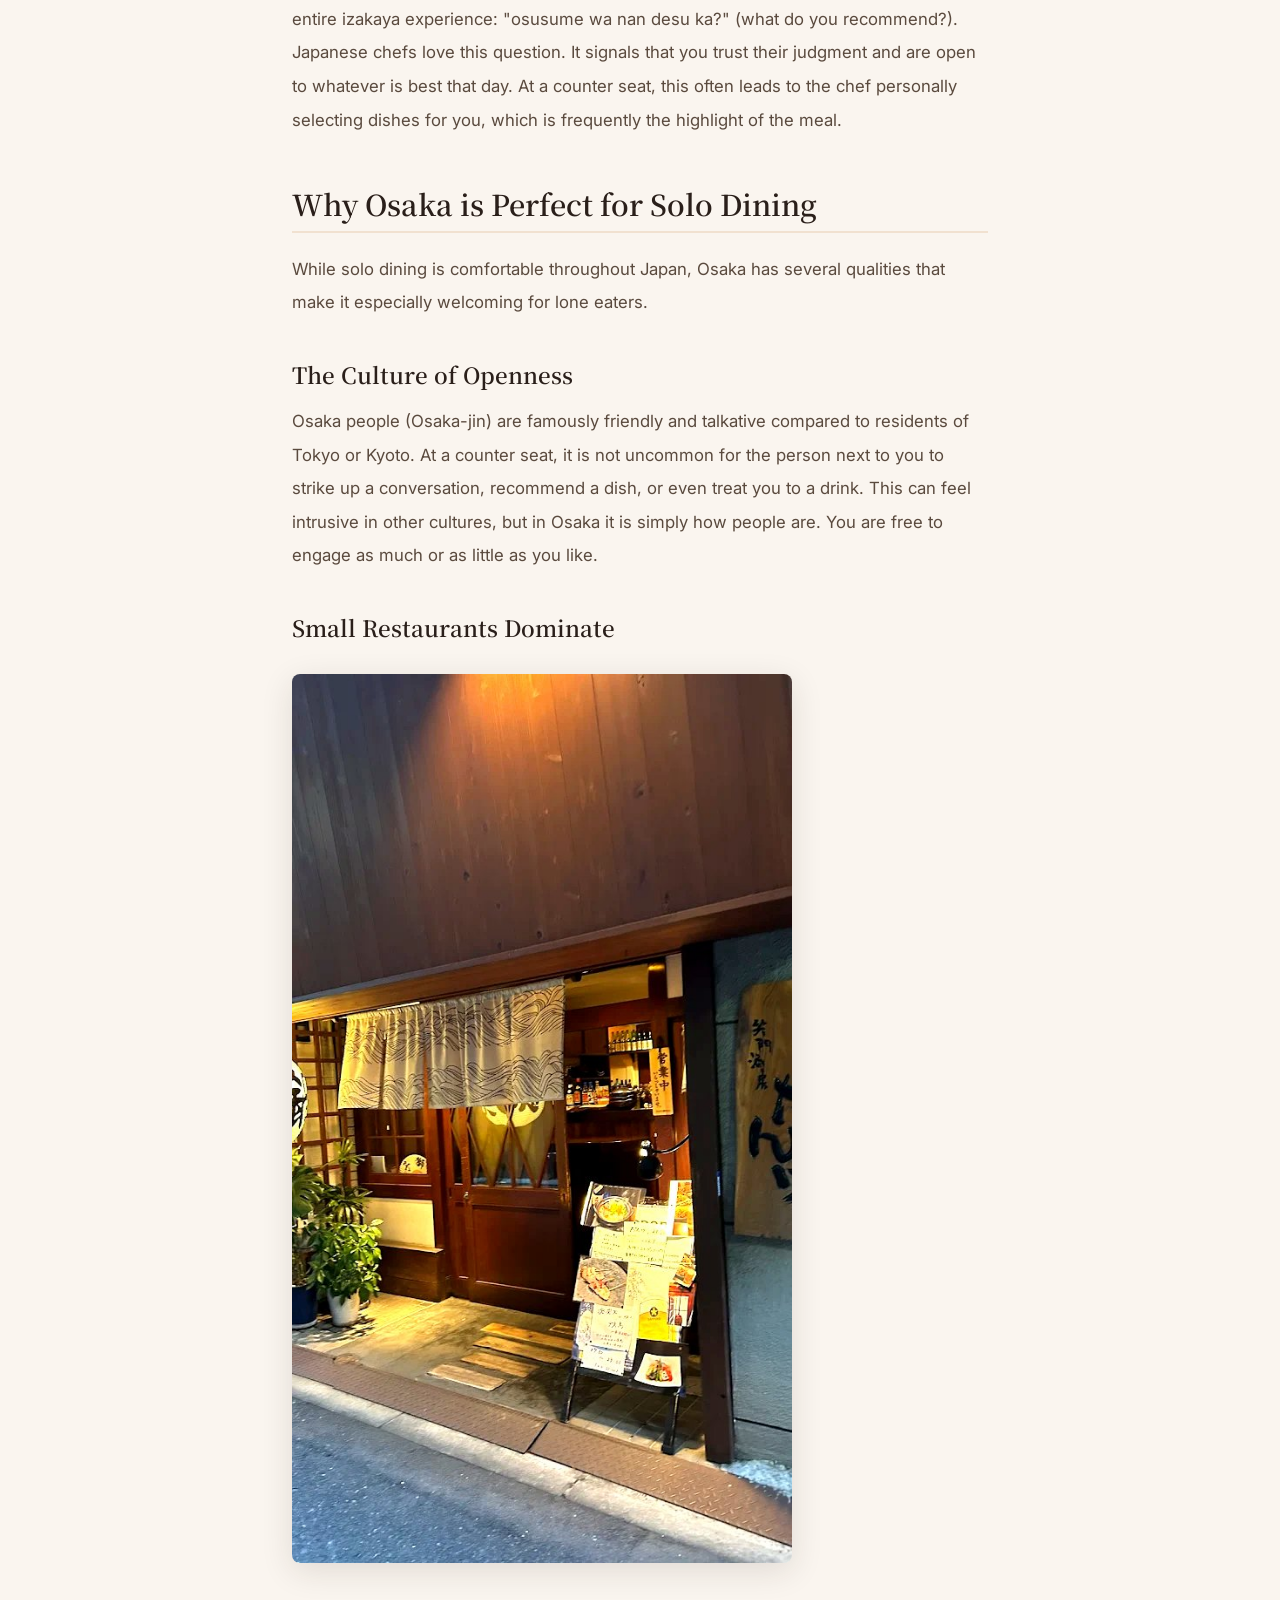
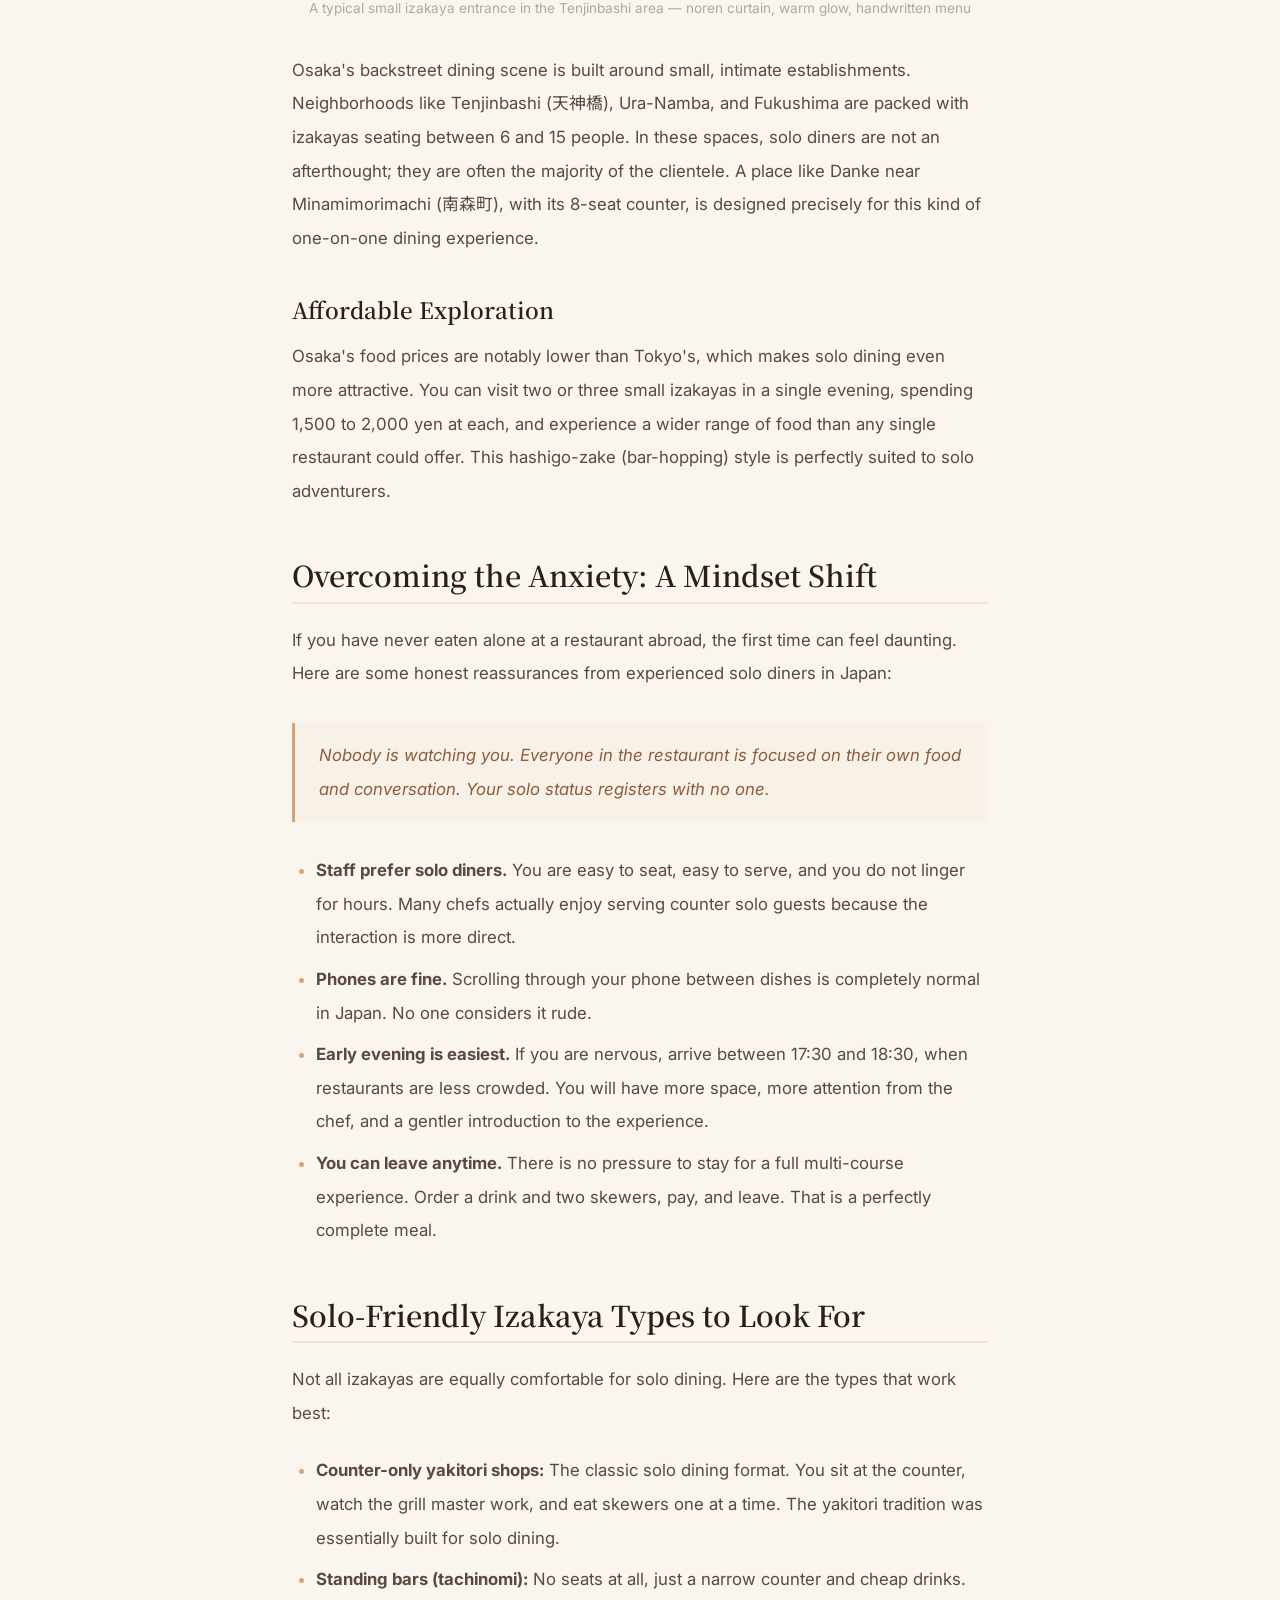
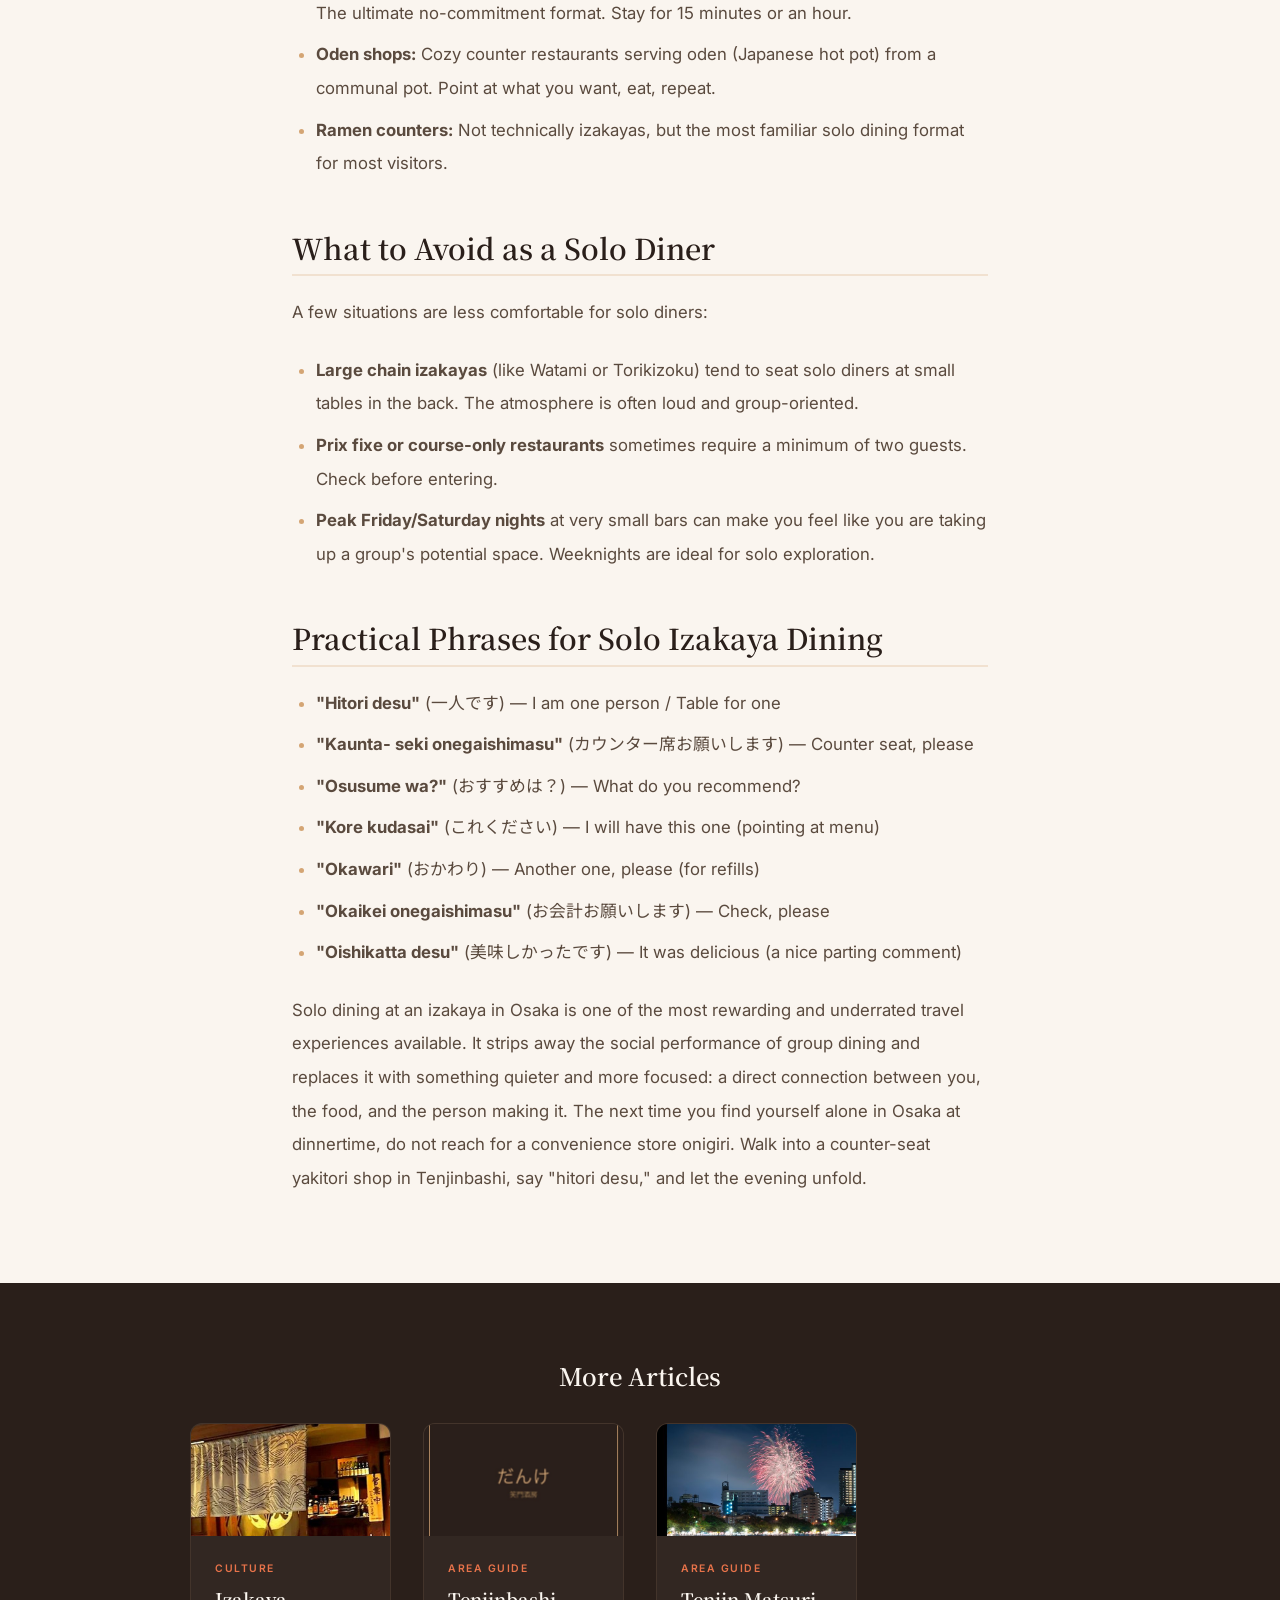
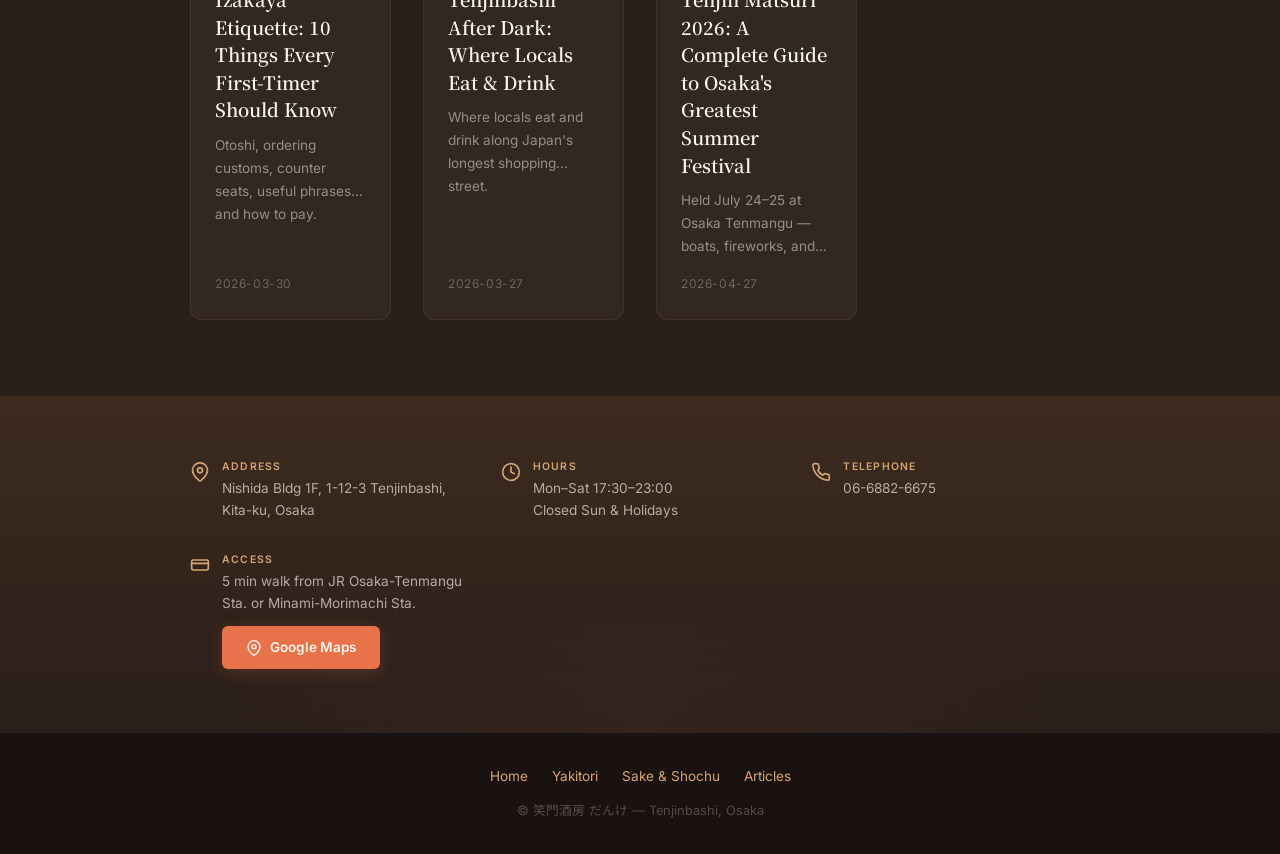
<file: articles/solo-dining-osaka/index.html>
<!DOCTYPE html>
<html lang="en" prefix="og: http://ogp.me/ns#">
<head>
<meta charset="UTF-8">
<link rel="icon" href="/danke-lp/favicon.ico" sizes="32x32">
<link rel="icon" href="/danke-lp/favicon-192.png" sizes="192x192" type="image/png">
<link rel="apple-touch-icon" href="/danke-lp/apple-touch-icon.png">
<meta name="viewport" content="width=device-width, initial-scale=1.0">
<title>Solo Dining in Osaka: An Introvert's Guide to Izakaya - Danke Izakaya | Osaka</title>
<meta name="description" content="A practical guide to eating alone at Japanese izakayas. Counter seat culture, ordering tips, and why Osaka is the best city for solo dining adventures.">
<meta name="robots" content="index, follow">
<link rel="canonical" href="https://haute-manmoto.github.io/danke-lp/articles/solo-dining-osaka/">

<!-- Open Graph -->
<meta property="og:title" content="Solo Dining in Osaka: An Introvert's Guide to Izakaya - Danke Izakaya">
<meta property="og:description" content="A practical guide to eating alone at Japanese izakayas. Counter seat culture, ordering tips, and why Osaka is the best city for solo dining adventures.">
<meta property="og:type" content="article">
<meta property="og:url" content="https://haute-manmoto.github.io/danke-lp/articles/solo-dining-osaka/">
<meta property="og:image" content="https://haute-manmoto.github.io/danke-lp/images/hero-desktop.jpg">
<meta property="og:locale" content="en_US">
<meta property="og:locale:alternate" content="zh_CN">
<meta property="og:locale:alternate" content="ko_KR">
<meta property="og:site_name" content="笑門酒房 だんけ | Danke Izakaya">

<!-- Twitter Card -->
<meta name="twitter:card" content="summary_large_image">
<meta name="twitter:title" content="Solo Dining in Osaka: An Introvert's Guide to Izakaya - Danke Izakaya">
<meta name="twitter:description" content="A practical guide to eating alone at Japanese izakayas. Counter seat culture, ordering tips, and why Osaka is the best city for solo dining adventures.">
<meta name="twitter:image" content="https://haute-manmoto.github.io/danke-lp/images/hero-desktop.jpg">

<!-- Schema.org Article -->
<script type="application/ld+json">
{
  "@context": "https://schema.org",
  "@type": "Article",
  "headline": "Solo Dining in Osaka: An Introvert's Guide to Izakaya",
  "description": "A practical guide to eating alone at Japanese izakayas. Counter seat culture, ordering tips, and why Osaka is the best city for solo dining adventures.",
  "image": "https://haute-manmoto.github.io/danke-lp/images/article-solo-dining-new.jpg",
  "datePublished": "2026-03-27",
  "author": {
    "@type": "Organization",
    "name": "Danke Izakaya"
  },
  "publisher": {
    "@type": "Organization",
    "name": "笑門酒房 だんけ",
    "url": "https://haute-manmoto.github.io/danke-lp/"
  }
}
</script>

<!-- Fonts & CSS -->
<link rel="preconnect" href="https://fonts.googleapis.com">
<link rel="preconnect" href="https://fonts.gstatic.com" crossorigin>
<link href="https://fonts.googleapis.com/css2?family=Inter:wght@400;500;600&family=Noto+Sans+JP:wght@400;500;700&family=Noto+Serif+JP:wght@400;600;700&display=swap" rel="stylesheet">
<link rel="stylesheet" href="../../css/style.css">
</head>

<body data-active-lang="en">

<!-- ===================== LANGUAGE SWITCHER & NAV ===================== -->
<nav class="lang-switcher" role="navigation" aria-label="Language and Navigation">
  <div class="site-nav">
    <a href="../../" class="site-nav__link">Home</a>
    <a href="../../menu/yakitori/" class="site-nav__link">
      <span data-lang="en">Yakitori</span>
      <span data-lang="zh">烤鸡串</span>
      <span data-lang="ko">야키토리</span>
    </a>
    <a href="../../menu/sake-shochu/" class="site-nav__link">
      <span data-lang="en">Sake</span>
      <span data-lang="zh">清酒</span>
      <span data-lang="ko">사케</span>
    </a>
    <a href="../" class="site-nav__link active">
      <span data-lang="en">Articles</span>
      <span data-lang="zh">文章</span>
      <span data-lang="ko">기사</span>
    </a>
  </div>
  <div>
    <button class="lang-btn active" data-switch-lang="en" aria-label="English">EN</button>
    <button class="lang-btn" data-switch-lang="zh" aria-label="Chinese">中文</button>
    <button class="lang-btn" data-switch-lang="ko" aria-label="Korean">한국어</button>
  </div>
</nav>

<!-- ===================== BREADCRUMB ===================== -->
<nav class="breadcrumb" aria-label="Breadcrumb">
  <ol>
    <li><a href="../../">Home</a></li>
    <li><a href="../">
      <span data-lang="en">Articles</span>
      <span data-lang="zh">文章</span>
      <span data-lang="ko">기사</span>
    </a></li>
    <li>
      <span class="current" data-lang="en">Solo Dining in Osaka</span>
      <span class="current" data-lang="zh">大阪一人食</span>
      <span class="current" data-lang="ko">오사카 혼밥</span>
    </li>
  </ol>
</nav>

<!-- ===================== PAGE HEADER ===================== -->
<header class="page-header">
  <time datetime="2026-03-27" style="font-size:0.8rem; color:var(--amber); opacity:0.6; letter-spacing:0.1em; display:block; margin-bottom:1rem;">2026-03-27</time>
  <h1 class="reveal">
    <span data-lang="en">Solo Dining in Osaka: An Introvert's Guide to Izakaya</span>
    <span data-lang="zh">大阪一人食：内向者的居酒屋指南</span>
    <span data-lang="ko">오사카 혼밥: 내향인의 이자카야 가이드</span>
  </h1>
</header>

<!-- ===================== ARTICLE BODY ===================== -->
<article class="article-body">
  <!-- === ENGLISH === -->
  <div data-lang="en">
    <h2>Why Solo Dining in Japan is Not Only Normal, It is an Art</h2>
    <p>In many cultures, eating alone at a restaurant carries a faint stigma. You might feel self-conscious, worry that staff will judge you, or simply not know how to fill the awkward silence of a table for one. In Japan, none of these concerns apply. Solo dining is not just accepted here; it is deeply woven into the fabric of everyday eating culture. From ramen counters to high-end sushi bars, the solo diner is a first-class citizen.</p>
    <p>For introverted travelers especially, Japan offers a rare gift: a country where eating alone is celebrated rather than pitied. And nowhere is this truer than in Osaka, a city whose entire identity revolves around food. The Osaka dialect even has a word for it: kuidaore (食い倒れ), which roughly means to eat until you fall over. In a city this passionate about food, no one cares whether you arrived with a group or by yourself. The only thing that matters is that you eat well.</p>

    <h2>The Counter Seat: An Introvert's Best Friend</h2>
    <p>The single most important thing to understand about solo dining in Japan is the counter seat (カウンター席). This is not a consolation prize for people who could not get a table. In izakaya culture, the counter is often the best seat in the house.</p>
    <p>Sitting at the counter places you directly in front of the chef and the kitchen. You can watch your yakitori being grilled skewer by skewer, see your sashimi being sliced, and observe the rhythm and precision that goes into every dish. It is dinner and a show, without the performative artifice. The counter also solves the introvert's biggest restaurant anxiety: what to do with your hands and eyes. At a table, you might stare at your phone or fidget awkwardly. At the counter, there is always something fascinating to watch.</p>

    <h3>Counter Seat Etiquette</h3>
    <ul>
      <li><strong>Sit where directed.</strong> The chef or staff will usually indicate where to sit. This is because they manage the flow and spacing of counter guests carefully.</li>
      <li><strong>Place bags below, not beside.</strong> Counter space is limited. Most izakayas provide a basket or shelf under the counter for your belongings.</li>
      <li><strong>It is fine to be quiet.</strong> You do not need to make conversation. A nod, a smile, and an occasional "oishii" (delicious) is plenty of interaction.</li>
      <li><strong>Ordering gradually is expected.</strong> Unlike Western restaurants where you order everything at once, izakaya counter dining is meant to unfold slowly. Order a drink and one dish, then add more as you go.</li>
    </ul>

    <h2>How to Order at an Izakaya as a Solo Diner</h2>
    <p>One common anxiety for solo diners, especially those new to izakaya, is the ordering process. Izakaya menus can be overwhelming: dozens of small plates, multiple drink categories, and sometimes no English or pictures in sight. Here is a practical step-by-step approach.</p>

    <h3>Step 1: Start with a Drink</h3>
    <p>When you sit down, you will almost always be asked "o-nomimono wa?" (what would you like to drink?). This is your cue to order your first drink. Common safe choices include:</p>
    <ul>
      <li><strong>Nama biiru</strong> (draft beer) - the universal default</li>
      <li><strong>Chuhai</strong> (shochu highball) - light and refreshing</li>
      <li><strong>Nihonshu</strong> (sake) - if you want to explore Japanese rice wine</li>
      <li><strong>Oolong-hai</strong> (oolong tea with shochu) - low-alcohol and mild</li>
      <li><strong>Soft drink or oolong tea</strong> - completely acceptable, no judgment</li>
    </ul>

    <h3>Step 2: Order Small, Order Often</h3>
    <p>The izakaya style is to order a few dishes at a time rather than a full meal up front. For a solo diner, this is ideal because it lets you control portion size and variety without waste. A typical solo progression might look like:</p>
    <ul>
      <li>First round: one or two yakitori skewers and an appetizer</li>
      <li>Second round: a small plate (pickles, tofu, or salad)</li>
      <li>Third round: one more main dish and a second drink</li>
      <li>Optional finish: rice, ochazuke, or a final skewer</li>
    </ul>
    <p>Total spending for a satisfying solo meal at a neighborhood izakaya in Osaka typically ranges from 2,500 to 4,000 yen, including one or two drinks.</p>

    <h3>Step 3: Use the Magic Phrase</h3>
    <p>If you cannot read the menu or feel overwhelmed, there is one phrase that unlocks the entire izakaya experience: "osusume wa nan desu ka?" (what do you recommend?). Japanese chefs love this question. It signals that you trust their judgment and are open to whatever is best that day. At a counter seat, this often leads to the chef personally selecting dishes for you, which is frequently the highlight of the meal.</p>

    <h2>Why Osaka is Perfect for Solo Dining</h2>
    <p>While solo dining is comfortable throughout Japan, Osaka has several qualities that make it especially welcoming for lone eaters.</p>

    <h3>The Culture of Openness</h3>
    <p>Osaka people (Osaka-jin) are famously friendly and talkative compared to residents of Tokyo or Kyoto. At a counter seat, it is not uncommon for the person next to you to strike up a conversation, recommend a dish, or even treat you to a drink. This can feel intrusive in other cultures, but in Osaka it is simply how people are. You are free to engage as much or as little as you like.</p>

    <h3>Small Restaurants Dominate</h3>
    <figure style="margin:2rem 0; text-align:center;">
      <img src="../../images/mise.jpg" alt="The welcoming entrance of a small izakaya in Tenjinbashi, Osaka" style="width:100%; max-width:500px; border-radius:8px;" loading="lazy">
      <figcaption data-lang="en" style="font-size:0.85rem; color:rgba(42,31,26,0.6); margin-top:0.5rem;">A typical small izakaya entrance in the Tenjinbashi area — noren curtain, warm glow, handwritten menu</figcaption>
      <figcaption data-lang="zh" style="font-size:0.85rem; color:rgba(42,31,26,0.6); margin-top:0.5rem; display:none;">天神桥地区典型的小居酒屋入口——暖帘、温暖的灯光、手写菜单</figcaption>
      <figcaption data-lang="ko" style="font-size:0.85rem; color:rgba(42,31,26,0.6); margin-top:0.5rem; display:none;">텐진바시 지역의 전형적인 작은 이자카야 입구 — 노렌 커튼, 따뜻한 조명, 손글씨 메뉴</figcaption>
    </figure>
    <p>Osaka's backstreet dining scene is built around small, intimate establishments. Neighborhoods like Tenjinbashi (天神橋), Ura-Namba, and Fukushima are packed with izakayas seating between 6 and 15 people. In these spaces, solo diners are not an afterthought; they are often the majority of the clientele. A place like Danke near Minamimorimachi (南森町), with its 8-seat counter, is designed precisely for this kind of one-on-one dining experience.</p>

    <h3>Affordable Exploration</h3>
    <p>Osaka's food prices are notably lower than Tokyo's, which makes solo dining even more attractive. You can visit two or three small izakayas in a single evening, spending 1,500 to 2,000 yen at each, and experience a wider range of food than any single restaurant could offer. This hashigo-zake (bar-hopping) style is perfectly suited to solo adventurers.</p>

    <h2>Overcoming the Anxiety: A Mindset Shift</h2>
    <p>If you have never eaten alone at a restaurant abroad, the first time can feel daunting. Here are some honest reassurances from experienced solo diners in Japan:</p>

    <blockquote>Nobody is watching you. Everyone in the restaurant is focused on their own food and conversation. Your solo status registers with no one.</blockquote>

    <ul>
      <li><strong>Staff prefer solo diners.</strong> You are easy to seat, easy to serve, and you do not linger for hours. Many chefs actually enjoy serving counter solo guests because the interaction is more direct.</li>
      <li><strong>Phones are fine.</strong> Scrolling through your phone between dishes is completely normal in Japan. No one considers it rude.</li>
      <li><strong>Early evening is easiest.</strong> If you are nervous, arrive between 17:30 and 18:30, when restaurants are less crowded. You will have more space, more attention from the chef, and a gentler introduction to the experience.</li>
      <li><strong>You can leave anytime.</strong> There is no pressure to stay for a full multi-course experience. Order a drink and two skewers, pay, and leave. That is a perfectly complete meal.</li>
    </ul>

    <h2>Solo-Friendly Izakaya Types to Look For</h2>
    <p>Not all izakayas are equally comfortable for solo dining. Here are the types that work best:</p>
    <ul>
      <li><strong>Counter-only yakitori shops:</strong> The classic solo dining format. You sit at the counter, watch the grill master work, and eat skewers one at a time. The yakitori tradition was essentially built for solo dining.</li>
      <li><strong>Standing bars (tachinomi):</strong> No seats at all, just a narrow counter and cheap drinks. The ultimate no-commitment format. Stay for 15 minutes or an hour.</li>
      <li><strong>Oden shops:</strong> Cozy counter restaurants serving oden (Japanese hot pot) from a communal pot. Point at what you want, eat, repeat.</li>
      <li><strong>Ramen counters:</strong> Not technically izakayas, but the most familiar solo dining format for most visitors.</li>
    </ul>

    <h2>What to Avoid as a Solo Diner</h2>
    <p>A few situations are less comfortable for solo diners:</p>
    <ul>
      <li><strong>Large chain izakayas</strong> (like Watami or Torikizoku) tend to seat solo diners at small tables in the back. The atmosphere is often loud and group-oriented.</li>
      <li><strong>Prix fixe or course-only restaurants</strong> sometimes require a minimum of two guests. Check before entering.</li>
      <li><strong>Peak Friday/Saturday nights</strong> at very small bars can make you feel like you are taking up a group's potential space. Weeknights are ideal for solo exploration.</li>
    </ul>

    <h2>Practical Phrases for Solo Izakaya Dining</h2>
    <ul>
      <li><strong>"Hitori desu"</strong> (一人です) — I am one person / Table for one</li>
      <li><strong>"Kaunta- seki onegaishimasu"</strong> (カウンター席お願いします) — Counter seat, please</li>
      <li><strong>"Osusume wa?"</strong> (おすすめは？) — What do you recommend?</li>
      <li><strong>"Kore kudasai"</strong> (これください) — I will have this one (pointing at menu)</li>
      <li><strong>"Okawari"</strong> (おかわり) — Another one, please (for refills)</li>
      <li><strong>"Okaikei onegaishimasu"</strong> (お会計お願いします) — Check, please</li>
      <li><strong>"Oishikatta desu"</strong> (美味しかったです) — It was delicious (a nice parting comment)</li>
    </ul>
    <p>Solo dining at an izakaya in Osaka is one of the most rewarding and underrated travel experiences available. It strips away the social performance of group dining and replaces it with something quieter and more focused: a direct connection between you, the food, and the person making it. The next time you find yourself alone in Osaka at dinnertime, do not reach for a convenience store onigiri. Walk into a counter-seat yakitori shop in Tenjinbashi, say "hitori desu," and let the evening unfold.</p>
  </div>

  <!-- === CHINESE === -->
  <div data-lang="zh">
    <h2>为什么在日本独自用餐不仅正常，而且是一种艺术</h2>
    <p>在许多文化中，独自在餐厅吃饭带有微妙的社交压力。你可能会感到不自在、担心服务员评判你，或者不知道如何填满一人桌的尴尬沉默。在日本，这些顾虑完全不存在。独自用餐在这里不仅被接受，它深深融入了日常饮食文化之中。从拉面柜台到高档寿司吧，独自用餐的人是一等公民。</p>
    <p>对于内向的旅行者来说，日本提供了一份罕见的礼物：一个独自吃饭被赞赏而非被同情的国家。而没有比大阪更能体现这一点的地方了——这座城市的整个身份都围绕着食物展开。大阪方言甚至有一个专门的词：食い倒れ（kuidaore），大致意思是吃到倒下为止。在一个对食物如此热情的城市里，没有人在乎你是跟团还是独自前来。唯一重要的是你吃得好。</p>

    <h2>吧台座位：内向者最好的朋友</h2>
    <p>关于在日本独自用餐，你需要了解的最重要的一件事就是吧台座位（カウンター席）。这不是给找不到桌位的人的安慰奖。在居酒屋文化中，吧台通常是店里最好的位置。</p>
    <p>坐在吧台前，你直接面对厨师和厨房。你可以看着你的烤鸡串一串串地被烤制，看着刺身被切片，观察每道菜的节奏和精确度。这是晚餐也是表演，但没有刻意的造作。吧台还解决了内向者在餐厅最大的焦虑：手和眼睛该放哪里。在桌子旁，你可能盯着手机或尴尬地坐立不安。在吧台前，总有令人着迷的东西可以看。</p>

    <h3>吧台座位礼仪</h3>
    <ul>
      <li><strong>坐在指定的位置。</strong>厨师或服务员通常会指示你在哪里坐。这是因为他们仔细管理着吧台客人的流动和间距。</li>
      <li><strong>包放下面，不要放旁边。</strong>吧台空间有限。大多数居酒屋在吧台下方提供篮子或搁板放置你的物品。</li>
      <li><strong>安静也没关系。</strong>你不需要聊天。一个点头、一个微笑、偶尔说声"おいしい"（好吃）就是足够的互动了。</li>
      <li><strong>逐渐点餐是预期之中的。</strong>与西方餐厅一次点完所有菜不同，居酒屋吧台用餐应该慢慢展开。先点一杯饮品和一道菜，然后逐渐添加。</li>
    </ul>

    <h2>独自用餐者如何在居酒屋点餐</h2>
    <p>对于独自用餐者，尤其是初次光顾居酒屋的人来说，点餐过程常常令人焦虑。居酒屋菜单可能让人眼花缭乱：几十种小碟、多种饮品类别，有时既没有英文也没有图片。以下是一个实用的分步方法。</p>

    <h3>第1步：先点饮品</h3>
    <p>当你坐下时，几乎总会被问到"お飲み物は？"（您想喝什么？）。这是你点第一杯的提示。常见的安全选择包括：</p>
    <ul>
      <li><strong>生ビール</strong>（生啤）——万能的默认选择</li>
      <li><strong>酎ハイ</strong>（烧酎海波）——清爽轻松</li>
      <li><strong>日本酒</strong>（清酒）——如果你想探索日本米酒</li>
      <li><strong>乌龙ハイ</strong>（乌龙茶烧酎）——低酒精，温和</li>
      <li><strong>软饮或乌龙茶</strong>——完全可以接受，没人会评判</li>
    </ul>

    <h3>第2步：少量多次点</h3>
    <p>居酒屋的风格是每次点几道菜，而不是一次性点一顿完整的餐。对于独自用餐者来说，这再理想不过了，因为它让你控制分量和多样性而不浪费。典型的独自用餐节奏可能是这样的：</p>
    <ul>
      <li>第一轮：一两串烤鸡串和一道开胃菜</li>
      <li>第二轮：一道小菜（腌菜、豆腐或沙拉）</li>
      <li>第三轮：再来一道主菜和第二杯饮品</li>
      <li>可选结尾：米饭、茶泡饭，或最后一串</li>
    </ul>
    <p>在大阪社区居酒屋享用一顿满意的独自晚餐，包括一两杯酒，通常花费在2,500到4,000日元之间。</p>

    <h3>第3步：使用魔法短语</h3>
    <p>如果你看不懂菜单或感到不知所措，有一个短语能解锁整个居酒屋体验："おすすめは何ですか？"（您推荐什么？）。日本厨师喜欢这个问题。它表示你信任他们的判断，并愿意接受当天最好的食物。在吧台座位上，这通常会导致厨师亲自为你挑选菜品，这往往成为一餐中最精彩的部分。</p>

    <h2>为什么大阪最适合独自用餐</h2>
    <p>虽然在日本各地独自用餐都很舒适，但大阪有几个特质使其对独行食客特别友好。</p>

    <h3>开放的文化</h3>
    <p>与东京或京都的居民相比，大阪人（大阪人）以友好和健谈著称。在吧台座位上，旁边的人主动攀谈、推荐菜品甚至请你喝一杯并不罕见。在其他文化中这可能感觉突兀，但在大阪这就是人们的方式。你可以自由选择参与的程度。</p>

    <h3>小型餐厅占主导</h3>
    <p>大阪的后街餐饮场景围绕着小型而亲密的店铺建立。天神桥（天神橋）、裏难波、福岛等社区挤满了只有6到15个座位的居酒屋。在这些空间里，独自用餐者不是被忽视的群体，他们往往占顾客的大多数。南森町（南森町）附近像Danke这样拥有8个吧台座位的地方，正是为这种一对一的用餐体验而设计的。</p>

    <h3>实惠的探索</h3>
    <p>大阪的食物价格明显低于东京，这让独自用餐更加有吸引力。你可以在一个晚上光顾两三家小居酒屋，每家花费1,500到2,000日元，体验比任何一家单独餐厅能提供的更丰富的食物。这种梯子酒风格完美适合独行冒险者。</p>

    <h2>克服焦虑：心态转变</h2>
    <p>如果你从未在国外独自在餐厅吃过饭，第一次可能会感到畏惧。以下是在日本有经验的独自用餐者的一些诚实安慰：</p>

    <blockquote>没有人在看你。餐厅里的每个人都专注于自己的食物和对话。你的独自状态不会引起任何人的注意。</blockquote>

    <ul>
      <li><strong>服务员更喜欢独自用餐者。</strong>你容易安排座位、容易服务，而且不会逗留好几个小时。许多厨师实际上喜欢为吧台独客服务，因为互动更直接。</li>
      <li><strong>玩手机没关系。</strong>在日本，上菜之间刷手机完全正常。没人会觉得失礼。</li>
      <li><strong>傍晚最容易。</strong>如果你紧张，在17:30到18:30之间到达，这时餐厅不太拥挤。你会有更多空间、更多来自厨师的关注，以及更温和的体验入门。</li>
      <li><strong>你可以随时离开。</strong>没有压力要待够一顿完整的多道菜体验。点一杯饮品和两串烤串，买单离开。这就是一顿完美的餐。</li>
    </ul>

    <h2>适合独自用餐的居酒屋类型</h2>
    <p>并非所有居酒屋都同样适合独自用餐。以下是效果最好的类型：</p>
    <ul>
      <li><strong>纯吧台烤鸡串店：</strong>经典的独自用餐格式。你坐在吧台前，看着烤师工作，一串一串地吃。烤鸡串传统本质上就是为独自用餐而建立的。</li>
      <li><strong>立饮店（tachinomi）：</strong>完全没有座位，只有窄窄的吧台和便宜的饮品。终极无负担格式。待15分钟或一个小时都可以。</li>
      <li><strong>关东煮店：</strong>温馨的吧台式餐厅，从公共锅中供应关东煮。指着你想要的，吃，重复。</li>
      <li><strong>拉面柜台：</strong>严格来说不是居酒屋，但是大多数游客最熟悉的独自用餐格式。</li>
    </ul>

    <h2>独自用餐者应避免的情况</h2>
    <p>一些情况对独自用餐者来说不太舒适：</p>
    <ul>
      <li><strong>大型连锁居酒屋</strong>（如和民或鸟贵族）往往把独自用餐者安排在后排小桌。氛围通常嘈杂且以团体为导向。</li>
      <li><strong>定价或只提供套餐的餐厅</strong>有时要求至少两位客人。进店前请确认。</li>
      <li><strong>周五/周六晚高峰</strong>在非常小的酒吧里可能让你觉得自己占了团体的潜在位置。工作日晚上是独自探索的理想时间。</li>
    </ul>

    <h2>独自居酒屋用餐实用日语</h2>
    <ul>
      <li><strong>"Hitori desu"</strong>（一人です）—— 我一个人 / 一位</li>
      <li><strong>"Kaunta- seki onegaishimasu"</strong>（カウンター席お願いします）—— 请给我吧台座位</li>
      <li><strong>"Osusume wa?"</strong>（おすすめは？）—— 您推荐什么？</li>
      <li><strong>"Kore kudasai"</strong>（これください）—— 请给我这个（指着菜单）</li>
      <li><strong>"Okawari"</strong>（おかわり）—— 再来一份（续杯续量）</li>
      <li><strong>"Okaikei onegaishimasu"</strong>（お会計お願いします）—— 请买单</li>
      <li><strong>"Oishikatta desu"</strong>（美味しかったです）—— 很好吃（离开时的好评语）</li>
    </ul>
    <p>在大阪居酒屋独自用餐是最有价值且被低估的旅行体验之一。它剥去了群体聚餐的社交表演，取而代之的是更安静、更专注的体验：你、食物和制作食物的人之间的直接联系。下次你发现自己在大阪晚餐时独自一人，不要伸手去拿便利店的饭团。走进天神桥一家吧台式烤鸡串店，说声"一人です"，让夜晚自然展开。</p>
  </div>

  <!-- === KOREAN === -->
  <div data-lang="ko">
    <h2>일본에서 혼밥은 정상일 뿐 아니라 하나의 예술입니다</h2>
    <p>많은 문화권에서 식당에서 혼자 먹는 것은 미묘한 사회적 낙인을 수반합니다. 의식하게 되거나, 직원이 판단할까 걱정하거나, 혼자 앉은 테이블의 어색한 침묵을 어떻게 채울지 모를 수 있습니다. 일본에서는 이러한 걱정이 전혀 해당되지 않습니다. 혼밥은 여기서 단순히 수용되는 것이 아니라 일상적인 식문화의 깊은 곳에 짜여 있습니다. 라멘 카운터에서 고급 스시 바까지, 혼밥족은 일등 시민입니다.</p>
    <p>특히 내향적인 여행자에게 일본은 드문 선물을 제공합니다: 혼밥이 동정이 아닌 축하받는 나라. 그리고 이것이 가장 잘 드러나는 곳이 바로 오사카입니다. 이 도시의 정체성 자체가 음식을 중심으로 돌아가니까요. 오사카 사투리에는 이를 위한 단어도 있습니다: 쿠이다오레(食い倒れ), 대략 쓰러질 때까지 먹는다는 뜻입니다. 음식에 이렇게 열정적인 도시에서 단체로 왔든 혼자 왔든 아무도 신경 쓰지 않습니다. 중요한 건 잘 먹는 것뿐입니다.</p>

    <h2>카운터 좌석: 내향인의 가장 좋은 친구</h2>
    <p>일본에서 혼밥에 대해 이해해야 할 가장 중요한 것은 카운터 좌석(カウンター席)입니다. 이것은 테이블을 얻지 못한 사람을 위한 위로상이 아닙니다. 이자카야 문화에서 카운터는 종종 가게에서 가장 좋은 자리입니다.</p>
    <p>카운터에 앉으면 셰프와 주방 바로 앞에 위치하게 됩니다. 야키토리가 한 꼬치씩 구워지는 것을 보고, 사시미가 썰리는 것을 보며, 매 요리에 들어가는 리듬과 정밀함을 관찰할 수 있습니다. 저녁이자 공연이지만 작위적인 연출은 없습니다. 카운터는 또한 내향인의 가장 큰 식당 불안을 해결합니다: 손과 눈을 어디에 둘지. 테이블에서는 핸드폰만 들여다보거나 어색하게 안절부절할 수 있습니다. 카운터에서는 항상 매력적으로 볼 것이 있습니다.</p>

    <h3>카운터 좌석 에티켓</h3>
    <ul>
      <li><strong>안내받은 곳에 앉으세요.</strong> 셰프나 직원이 보통 어디에 앉을지 알려줍니다. 카운터 손님의 흐름과 간격을 세심하게 관리하기 때문입니다.</li>
      <li><strong>가방은 아래에, 옆에 두지 마세요.</strong> 카운터 공간은 제한적입니다. 대부분의 이자카야는 카운터 아래에 소지품을 놓을 바구니나 선반을 제공합니다.</li>
      <li><strong>조용해도 괜찮습니다.</strong> 대화를 할 필요가 없습니다. 고개 끄덕임, 미소, 가끔 "오이시이"(맛있어요) 한마디면 충분한 소통입니다.</li>
      <li><strong>점진적으로 주문하는 것이 기대됩니다.</strong> 한 번에 모든 것을 주문하는 서양 레스토랑과 달리, 이자카야 카운터 식사는 천천히 펼쳐져야 합니다. 음료 하나와 요리 하나를 주문하고, 진행하면서 추가하세요.</li>
    </ul>

    <h2>혼밥족으로서 이자카야에서 주문하는 방법</h2>
    <p>혼밥족, 특히 이자카야 초보자에게 흔한 불안은 주문 과정입니다. 이자카야 메뉴는 압도적일 수 있습니다: 수십 가지 소접시, 여러 음료 카테고리, 때로는 영어도 사진도 없습니다. 실용적인 단계별 접근법을 소개합니다.</p>

    <h3>1단계: 음료부터 시작</h3>
    <p>앉으면 거의 항상 "오노미모노와?"(무엇을 마시겠어요?)라고 질문받습니다. 첫 음료를 주문할 신호입니다. 일반적으로 안전한 선택은:</p>
    <ul>
      <li><strong>나마비루</strong>(생맥주) - 보편적인 기본값</li>
      <li><strong>츄하이</strong>(소주 하이볼) - 가볍고 상쾌</li>
      <li><strong>니혼슈</strong>(사케) - 일본 쌀 술을 탐험하고 싶다면</li>
      <li><strong>우롱하이</strong>(우롱차 소주) - 낮은 알코올, 부드러움</li>
      <li><strong>소프트 드링크나 우롱차</strong> - 완전히 수용 가능, 판단 없음</li>
    </ul>

    <h3>2단계: 적게, 자주 주문하기</h3>
    <p>이자카야 스타일은 전체 식사를 한꺼번에 주문하는 것이 아니라 한 번에 몇 가지씩 주문하는 것입니다. 혼밥족에게 이것은 이상적인데, 낭비 없이 양과 다양성을 조절할 수 있기 때문입니다. 전형적인 혼밥 진행은 이렇습니다:</p>
    <ul>
      <li>1라운드: 야키토리 꼬치 한두 개와 에피타이저</li>
      <li>2라운드: 소접시 (절임, 두부, 또는 샐러드)</li>
      <li>3라운드: 메인 요리 하나 더와 두 번째 음료</li>
      <li>선택적 마무리: 밥, 오차즈케, 또는 마지막 꼬치</li>
    </ul>
    <p>오사카 동네 이자카야에서 만족스러운 혼밥 한 끼의 총 지출은 음료 한두 잔 포함 보통 2,500~4,000엔 범위입니다.</p>

    <h3>3단계: 마법의 문구 사용하기</h3>
    <p>메뉴를 읽을 수 없거나 압도당한다면, 이자카야 경험 전체를 열어주는 한 문구가 있습니다: "오스스메와 난데스카?"(추천은 뭐예요?). 일본 셰프들은 이 질문을 좋아합니다. 그들의 판단을 신뢰하고 그날 가장 좋은 것에 열려 있다는 신호이기 때문입니다. 카운터 좌석에서 이것은 종종 셰프가 직접 요리를 선택해 주는 것으로 이어지며, 이것이 식사의 하이라이트가 되는 경우가 많습니다.</p>

    <h2>오사카가 혼밥에 완벽한 이유</h2>
    <p>일본 전역에서 혼밥이 편안하지만, 오사카에는 혼밥족을 특히 환영하는 몇 가지 특성이 있습니다.</p>

    <h3>개방적인 문화</h3>
    <p>오사카 사람들(오사카진)은 도쿄나 교토 주민에 비해 친근하고 수다스러운 것으로 유명합니다. 카운터 좌석에서 옆 사람이 대화를 시작하거나, 요리를 추천하거나, 심지어 술을 사주는 것도 드문 일이 아닙니다. 다른 문화에서는 이것이 부담스러울 수 있지만, 오사카에서는 그저 사람들의 방식입니다. 원하는 만큼 참여하고 안 해도 자유입니다.</p>

    <h3>작은 식당이 지배적</h3>
    <p>오사카의 뒷골목 식당 씬은 작고 아늑한 가게들을 중심으로 구축되어 있습니다. 텐진바시(天神橋), 우라난바, 후쿠시마 같은 동네에는 6~15석 사이의 이자카야가 빽빽합니다. 이런 공간에서 혼밥족은 뒷전이 아니라 종종 고객의 대다수를 차지합니다. 미나미모리마치(南森町) 근처의 8석 카운터를 갖춘 Danke 같은 곳은 정확히 이런 일대일 식사 경험을 위해 설계되었습니다.</p>

    <h3>합리적인 탐험 비용</h3>
    <p>오사카의 음식 가격은 도쿄보다 눈에 띄게 낮아 혼밥을 더욱 매력적으로 만듭니다. 한 저녁에 두세 곳의 작은 이자카야를 방문하며 각각 1,500~2,000엔을 쓰면, 단일 레스토랑이 제공할 수 있는 것보다 더 넓은 범위의 음식을 경험할 수 있습니다. 이 하시고자케(바 호핑) 스타일은 혼자 모험하는 사람에게 완벽하게 맞습니다.</p>

    <h2>불안 극복: 마인드셋 전환</h2>
    <p>해외에서 혼자 식당에서 먹어본 적이 없다면, 처음은 두려울 수 있습니다. 일본에서 경험이 풍부한 혼밥족들의 솔직한 안심을 드립니다:</p>

    <blockquote>아무도 당신을 보고 있지 않습니다. 식당의 모든 사람은 자신의 음식과 대화에 집중하고 있습니다. 당신의 혼밥 상태는 아무에게도 인식되지 않습니다.</blockquote>

    <ul>
      <li><strong>직원은 혼밥족을 선호합니다.</strong> 좌석 배치도 쉽고, 서빙도 쉬우며, 몇 시간씩 앉아있지도 않습니다. 많은 셰프들은 카운터 혼밥 손님을 서빙하는 것을 실제로 즐깁니다. 소통이 더 직접적이기 때문입니다.</li>
      <li><strong>핸드폰은 괜찮습니다.</strong> 일본에서 요리 사이에 핸드폰을 보는 것은 완전히 정상입니다. 무례하다고 생각하는 사람은 없습니다.</li>
      <li><strong>이른 저녁이 가장 쉽습니다.</strong> 긴장된다면 17:30~18:30 사이에 도착하세요. 식당이 덜 붐비는 시간입니다. 더 많은 공간, 셰프의 더 많은 관심, 그리고 더 부드러운 경험 입문을 할 수 있습니다.</li>
      <li><strong>언제든 떠날 수 있습니다.</strong> 완전한 다코스 경험을 해야 할 압박은 없습니다. 음료 한 잔과 꼬치 두 개를 주문하고, 계산하고, 나가면 됩니다. 그것만으로 완벽한 한 끼입니다.</li>
    </ul>

    <h2>혼밥에 적합한 이자카야 유형</h2>
    <p>모든 이자카야가 혼밥에 똑같이 편안한 것은 아닙니다. 가장 잘 맞는 유형은:</p>
    <ul>
      <li><strong>카운터 전용 야키토리 가게:</strong> 클래식한 혼밥 포맷. 카운터에 앉아 그릴 장인의 작업을 보며 꼬치를 하나씩 먹습니다. 야키토리 전통은 본질적으로 혼밥을 위해 만들어졌습니다.</li>
      <li><strong>스탠딩 바(다치노미):</strong> 좌석 자체가 없고, 좁은 카운터와 저렴한 음료만 있습니다. 궁극의 부담 없는 포맷. 15분이든 한 시간이든 머무르세요.</li>
      <li><strong>오뎅집:</strong> 공용 냄비에서 오뎅을 제공하는 아늑한 카운터 식당. 원하는 것을 가리키고, 먹고, 반복합니다.</li>
      <li><strong>라멘 카운터:</strong> 엄밀히 이자카야는 아니지만, 대부분의 방문객에게 가장 익숙한 혼밥 포맷입니다.</li>
    </ul>

    <h2>혼밥족이 피해야 할 것</h2>
    <p>혼밥족에게 덜 편안한 몇 가지 상황이 있습니다:</p>
    <ul>
      <li><strong>대형 체인 이자카야</strong>(와타미나 토리키조쿠 같은)는 혼밥족을 뒤쪽 작은 테이블에 앉히는 경향이 있습니다. 분위기가 시끄럽고 단체 지향적인 경우가 많습니다.</li>
      <li><strong>정식 또는 코스만 제공하는 레스토랑</strong>은 때때로 최소 2명을 요구합니다. 들어가기 전에 확인하세요.</li>
      <li><strong>금/토 밤 피크타임</strong>에 아주 작은 바에서는 단체의 잠재적 공간을 차지하는 느낌이 들 수 있습니다. 평일 밤이 혼자 탐험에 이상적입니다.</li>
    </ul>

    <h2>혼밥 이자카야 실용 일본어</h2>
    <ul>
      <li><strong>"히토리 데스"</strong>(一人です) — 1명입니다 / 1인석 부탁합니다</li>
      <li><strong>"카운타세키 오네가이시마스"</strong>(カウンター席お願いします) — 카운터 좌석 부탁합니다</li>
      <li><strong>"오스스메와?"</strong>(おすすめは？) — 추천은 뭐예요?</li>
      <li><strong>"코레 쿠다사이"</strong>(これください) — 이것 주세요 (메뉴를 가리키며)</li>
      <li><strong>"오카와리"</strong>(おかわり) — 한 잔 더 주세요 (리필)</li>
      <li><strong>"오카이케이 오네가이시마스"</strong>(お会計お願いします) — 계산 부탁합니다</li>
      <li><strong>"오이시캇타 데스"</strong>(美味しかったです) — 맛있었습니다 (떠나면서 좋은 한마디)</li>
    </ul>
    <p>오사카 이자카야에서의 혼밥은 가장 보람 있고 과소평가된 여행 경험 중 하나입니다. 단체 식사의 사회적 퍼포먼스를 벗겨내고 더 조용하고 집중된 무언가로 대체합니다: 당신과 음식, 그리고 그것을 만드는 사람 사이의 직접적인 연결. 다음에 오사카에서 저녁 시간에 혼자라면, 편의점 오니기리에 손대지 마세요. 텐진바시의 카운터석 야키토리 가게에 들어가 "히토리 데스"라고 말하고, 저녁이 자연스럽게 펼쳐지도록 하세요.</p>
  </div>
</article>

<!-- ===================== RELATED ARTICLES ===================== -->
<section style="background:var(--dark); padding:clamp(3rem,6vw,5rem) clamp(1rem,4vw,2rem);">
  <div style="max-width:900px; margin:0 auto;">
    <h2 style="color:var(--light); text-align:center; margin-bottom:2rem; font-family:var(--font-heading);">
      <span data-lang="en">More Articles</span>
      <span data-lang="zh">更多文章</span>
      <span data-lang="ko">더 많은 기사</span>
    </h2>
    <div class="articles-grid" style="padding:0;">
<!-- RELATED_START -->
      <a href="../izakaya-etiquette-guide/" class="article-card reveal" style="text-decoration:none;">
        <div class="article-card-thumb">
          <img src="../../images/article-izakaya-etiquette.jpg" alt="Izakaya Etiquette: 10 Things Every First-Timer Should Know" loading="lazy">
        </div>
        <div class="article-card-body">
          <span class="article-card-tag">
            <span data-lang="en">Culture</span>
            <span data-lang="zh">文化</span>
            <span data-lang="ko">문화</span>
          </span>
          <h3 class="article-card-title">
            <span data-lang="en">Izakaya Etiquette: 10 Things Every First-Timer Should Know</span>
            <span data-lang="zh">居酒屋礼仪：初次光顾必知的10件事</span>
            <span data-lang="ko">이자카야 에티켓: 처음 방문자가 알아야 할 10가지</span>
          </h3>
          <p class="article-card-excerpt">
            <span data-lang="en">Otoshi, ordering customs, counter seats, useful phrases, and how to pay.</span>
            <span data-lang="zh">お通し、点单习惯、吧台座位、常用语及结账方式。</span>
            <span data-lang="ko">오토시, 주문 방식, 카운터석, 유용한 표현, 계산 방법.</span>
          </p>
          <time class="article-card-date" datetime="2026-03-30">2026-03-30</time>
        </div>
      </a>
      <a href="../tenjinbashi-after-dark/" class="article-card reveal" style="text-decoration:none;">
        <div class="article-card-thumb">
          <img src="../../images/article-tenjinbashi.jpg" alt="Tenjinbashi After Dark: Where Locals Eat & Drink" loading="lazy">
        </div>
        <div class="article-card-body">
          <span class="article-card-tag">
            <span data-lang="en">Area Guide</span>
            <span data-lang="zh">地区指南</span>
            <span data-lang="ko">지역 가이드</span>
          </span>
          <h3 class="article-card-title">
            <span data-lang="en">Tenjinbashi After Dark: Where Locals Eat & Drink</span>
            <span data-lang="zh">天神桥之夜：当地人的觅食地</span>
            <span data-lang="ko">텐진바시의 밤: 현지인들의 맛집</span>
          </h3>
          <p class="article-card-excerpt">
            <span data-lang="en">Where locals eat and drink along Japan's longest shopping street.</span>
            <span data-lang="zh">在日本最长的商店街上，当地人在哪里吃喝。</span>
            <span data-lang="ko">일본에서 가장 긴 상점가에서 현지인들이 먹고 마시는 곳.</span>
          </p>
          <time class="article-card-date" datetime="2026-03-27">2026-03-27</time>
        </div>
      </a>
      <a href="../tenjin-matsuri-guide/" class="article-card reveal" style="text-decoration:none;">
        <div class="article-card-thumb">
          <img src="../../images/article-tenjin-matsuri.jpg" alt="Tenjin Matsuri 2026: A Complete Guide to Osaka's Greatest Summer Festival" loading="lazy">
        </div>
        <div class="article-card-body">
          <span class="article-card-tag">
            <span data-lang="en">Area Guide</span>
            <span data-lang="zh">地区指南</span>
            <span data-lang="ko">지역 가이드</span>
          </span>
          <h3 class="article-card-title">
            <span data-lang="en">Tenjin Matsuri 2026: A Complete Guide to Osaka's Greatest Summer Festival</span>
            <span data-lang="zh">天神祭 2026：大阪夏季最盛大祭典完全指南</span>
            <span data-lang="ko">텐진 마쓰리 2026: 오사카 최대 여름 축제 완벽 가이드</span>
          </h3>
          <p class="article-card-excerpt">
            <span data-lang="en">Held July 24–25 at Osaka Tenmangu — boats, fireworks, and 1,000 years of history, just 5 minutes from Danke.</span>
            <span data-lang="zh">7月24日至25日在大阪天满宫举行——船渡御、烟花、千年传承，距离だんけ仅5分钟。</span>
            <span data-lang="ko">7월 24~25일 오사카 덴만구에서 열리는 — 선상 행렬, 불꽃놀이, 1,000년 역사. だんけ에서 도보 5분.</span>
          </p>
          <time class="article-card-date" datetime="2026-04-27">2026-04-27</time>
        </div>
      </a>
<!-- RELATED_END -->
    </div>
  </div>
</section>
<!-- ===================== STORE INFO COMPACT ===================== -->
<section class="store-info-compact">
  <div class="store-info-compact-inner">
    <div class="store-info-compact-item">
      <svg class="compact-icon" viewBox="0 0 24 24" fill="none" stroke="currentColor" stroke-width="2" stroke-linecap="round" stroke-linejoin="round" aria-hidden="true">
        <path d="M21 10c0 7-9 13-9 13s-9-6-9-13a9 9 0 0 1 18 0z"/>
        <circle cx="12" cy="10" r="3"/>
      </svg>
      <div>
        <h4>
          <span data-lang="en">Address</span>
          <span data-lang="zh">地址</span>
          <span data-lang="ko">주소</span>
        </h4>
        <p>
          <span data-lang="en">Nishida Bldg 1F, 1-12-3 Tenjinbashi, Kita-ku, Osaka</span>
          <span data-lang="zh">大阪府大阪市北区天神桥1-12-3 西田大楼 1F</span>
          <span data-lang="ko">오사카부 오사카시 기타구 텐진바시 1-12-3 니시다빌딩 1F</span>
        </p>
      </div>
    </div>
    <div class="store-info-compact-item">
      <svg class="compact-icon" viewBox="0 0 24 24" fill="none" stroke="currentColor" stroke-width="2" stroke-linecap="round" stroke-linejoin="round" aria-hidden="true">
        <circle cx="12" cy="12" r="10"/>
        <polyline points="12 6 12 12 16 14"/>
      </svg>
      <div>
        <h4>
          <span data-lang="en">Hours</span>
          <span data-lang="zh">营业时间</span>
          <span data-lang="ko">영업시간</span>
        </h4>
        <p>
          <span data-lang="en">Mon–Sat 17:30–23:00<br>Closed Sun &amp; Holidays</span>
          <span data-lang="zh">周一至周六 17:30–23:00<br>周日及节假日休息</span>
          <span data-lang="ko">월–토 17:30–23:00<br>일요일·공휴일 휴무</span>
        </p>
      </div>
    </div>
    <div class="store-info-compact-item">
      <svg class="compact-icon" viewBox="0 0 24 24" fill="none" stroke="currentColor" stroke-width="2" stroke-linecap="round" stroke-linejoin="round" aria-hidden="true">
        <path d="M22 16.92v3a2 2 0 0 1-2.18 2 19.79 19.79 0 0 1-8.63-3.07 19.5 19.5 0 0 1-6-6 19.79 19.79 0 0 1-3.07-8.67A2 2 0 0 1 4.11 2h3a2 2 0 0 1 2 1.72c.127.96.361 1.903.7 2.81a2 2 0 0 1-.45 2.11L8.09 9.91a16 16 0 0 0 6 6l1.27-1.27a2 2 0 0 1 2.11-.45c.907.339 1.85.573 2.81.7A2 2 0 0 1 22 16.92z"/>
      </svg>
      <div>
        <h4>
          <span data-lang="en">Telephone</span>
          <span data-lang="zh">电话</span>
          <span data-lang="ko">전화</span>
        </h4>
        <p><a href="tel:06-6882-6675">06-6882-6675</a></p>
      </div>
    </div>
    <div class="store-info-compact-item">
      <svg class="compact-icon" viewBox="0 0 24 24" fill="none" stroke="currentColor" stroke-width="2" stroke-linecap="round" stroke-linejoin="round" aria-hidden="true">
        <rect x="2" y="6" width="20" height="12" rx="2"/>
        <path d="M2,10 L22,10"/>
      </svg>
      <div>
        <h4>
          <span data-lang="en">Access</span>
          <span data-lang="zh">交通</span>
          <span data-lang="ko">교통</span>
        </h4>
        <p>
          <span data-lang="en">5 min walk from JR Osaka-Tenmangu Sta. or Minami-Morimachi Sta.</span>
          <span data-lang="zh">从JR大阪天满宫站或地铁南森町站步行5分钟</span>
          <span data-lang="ko">JR 오사카텐만구역 또는 미나미모리마치역에서 도보 5분</span>
        </p>
        <a href="https://www.google.com/maps/search/笑門酒房+だんけ+天神橋" target="_blank" rel="noopener noreferrer" class="compact-cta" style="margin-top:0.75rem;">
          <svg viewBox="0 0 24 24" fill="none" stroke="currentColor" stroke-width="2" stroke-linecap="round" stroke-linejoin="round" aria-hidden="true" style="width:16px; height:16px;">
            <path d="M21 10c0 7-9 13-9 13s-9-6-9-13a9 9 0 0 1 18 0z"/>
            <circle cx="12" cy="10" r="3"/>
          </svg>
          <span data-lang="en">Google Maps</span>
          <span data-lang="zh">谷歌地图</span>
          <span data-lang="ko">구글 지도</span>
        </a>
      </div>
    </div>
  </div>
</section>

<!-- ===================== FOOTER ===================== -->
<footer class="footer">
  <nav style="margin-bottom:0.75rem; display:flex; gap:1.5rem; justify-content:center; flex-wrap:wrap; font-size:0.85rem;">
    <a href="../../" style="color:var(--amber); text-decoration:none;">Home</a>
    <a href="../../menu/yakitori/" style="color:var(--amber); text-decoration:none;">
      <span data-lang="en">Yakitori</span><span data-lang="zh">烤鸡串</span><span data-lang="ko">야키토리</span>
    </a>
    <a href="../../menu/sake-shochu/" style="color:var(--amber); text-decoration:none;">
      <span data-lang="en">Sake &amp; Shochu</span><span data-lang="zh">清酒·烧酒</span><span data-lang="ko">사케·소주</span>
    </a>
    <a href="../" style="color:var(--amber); text-decoration:none;">
      <span data-lang="en">Articles</span><span data-lang="zh">文章</span><span data-lang="ko">기사</span>
    </a>
  </nav>
  <p>&copy; 笑門酒房 だんけ &mdash; Tenjinbashi, Osaka</p>
</footer>

<!-- ===================== JAVASCRIPT ===================== -->
<script>
(function() {
  'use strict';

  var langBtns = document.querySelectorAll('[data-switch-lang]');
  langBtns.forEach(function(btn) {
    btn.addEventListener('click', function() {
      var lang = this.getAttribute('data-switch-lang');
      document.body.setAttribute('data-active-lang', lang);
      langBtns.forEach(function(b) { b.classList.remove('active'); });
      this.classList.add('active');
    });
  });

  var prefersReduced = window.matchMedia('(prefers-reduced-motion: reduce)').matches;

  if (!prefersReduced) {
    var reveals = document.querySelectorAll('.reveal');
    var observer = new IntersectionObserver(function(entries) {
      entries.forEach(function(entry) {
        if (entry.isIntersecting) {
          entry.target.classList.add('visible');
          observer.unobserve(entry.target);
        }
      });
    }, { threshold: 0.15, rootMargin: '0px 0px -40px 0px' });

    reveals.forEach(function(el) {
      if (el.closest('.page-header')) {
        el.classList.add('visible');
      } else {
        observer.observe(el);
      }
    });
  } else {
    document.querySelectorAll('.reveal').forEach(function(el) {
      el.classList.add('visible');
    });
  }

  document.querySelectorAll('a[href^="#"]').forEach(function(a) {
    a.addEventListener('click', function(e) {
      var target = document.querySelector(this.getAttribute('href'));
      if (target) {
        e.preventDefault();
        target.scrollIntoView({ behavior: 'smooth' });
      }
    });
  });
})();
</script>
</body>
</html>
</file>
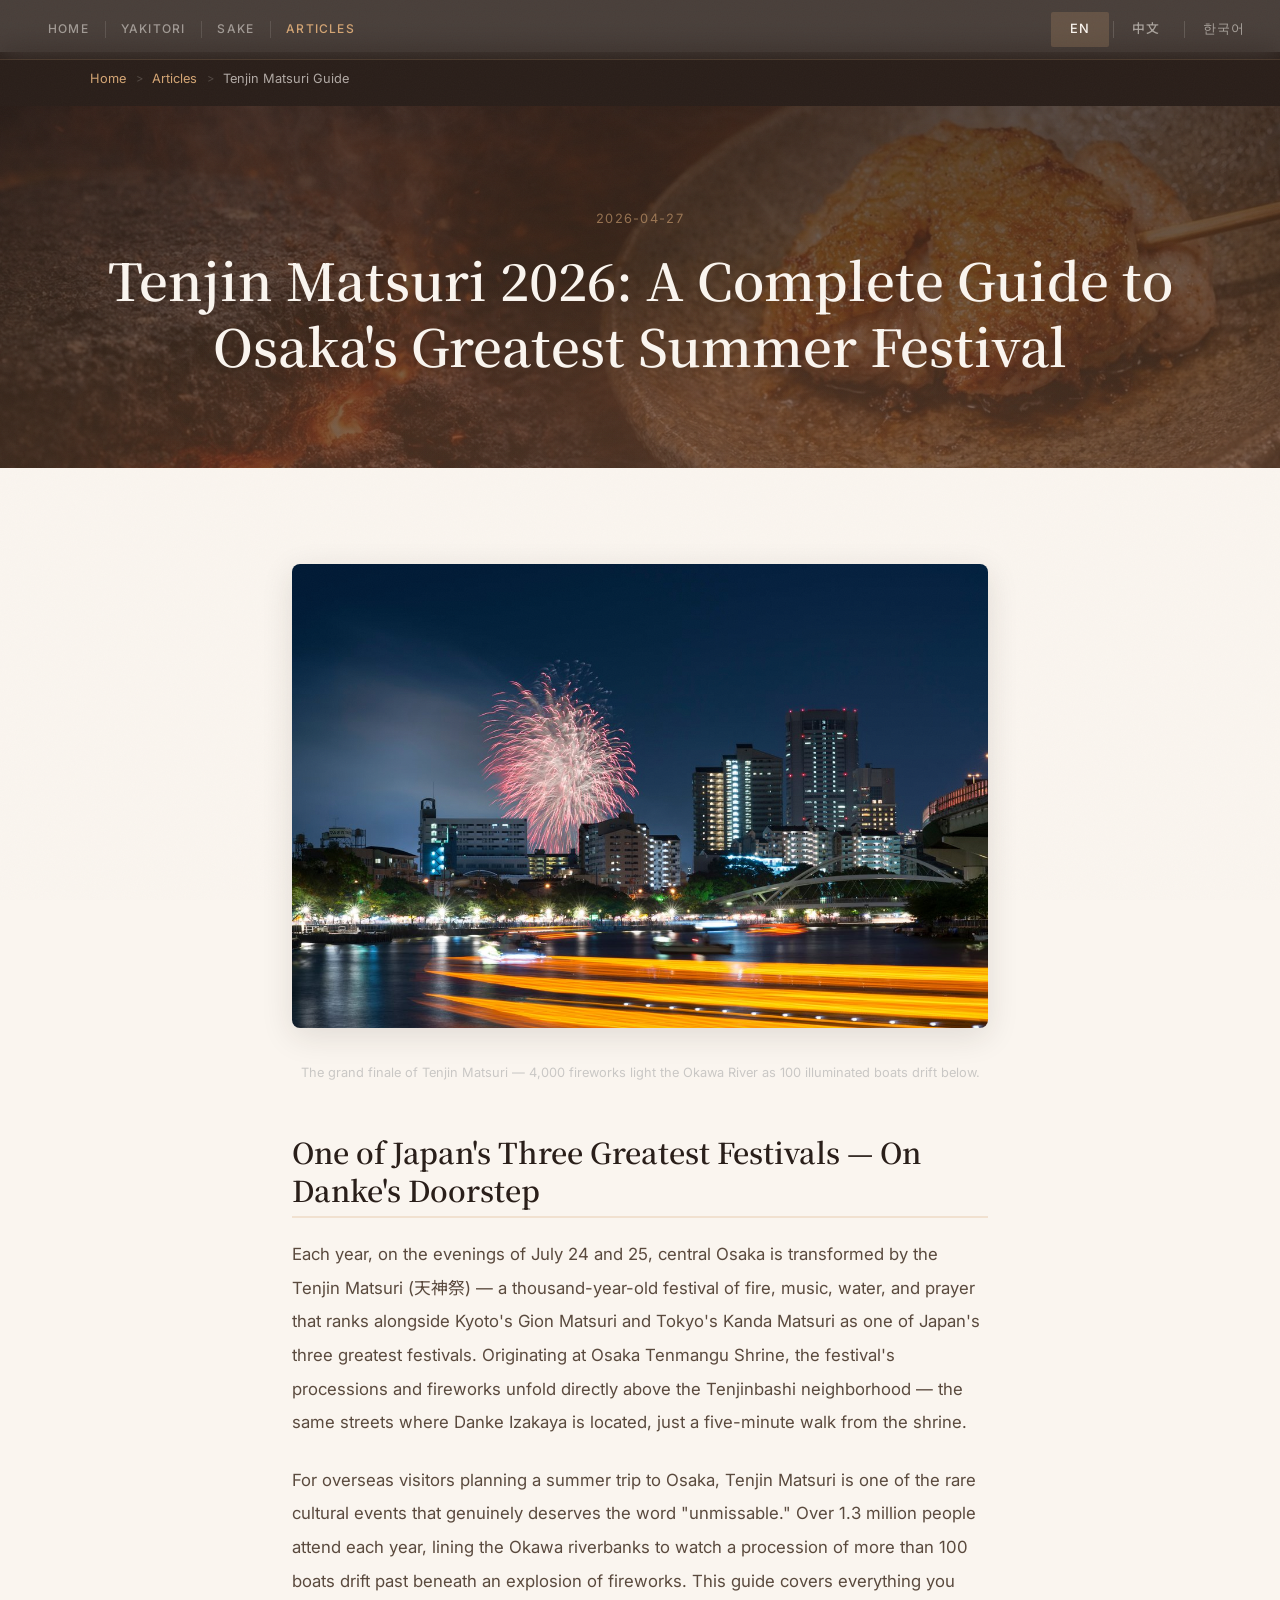
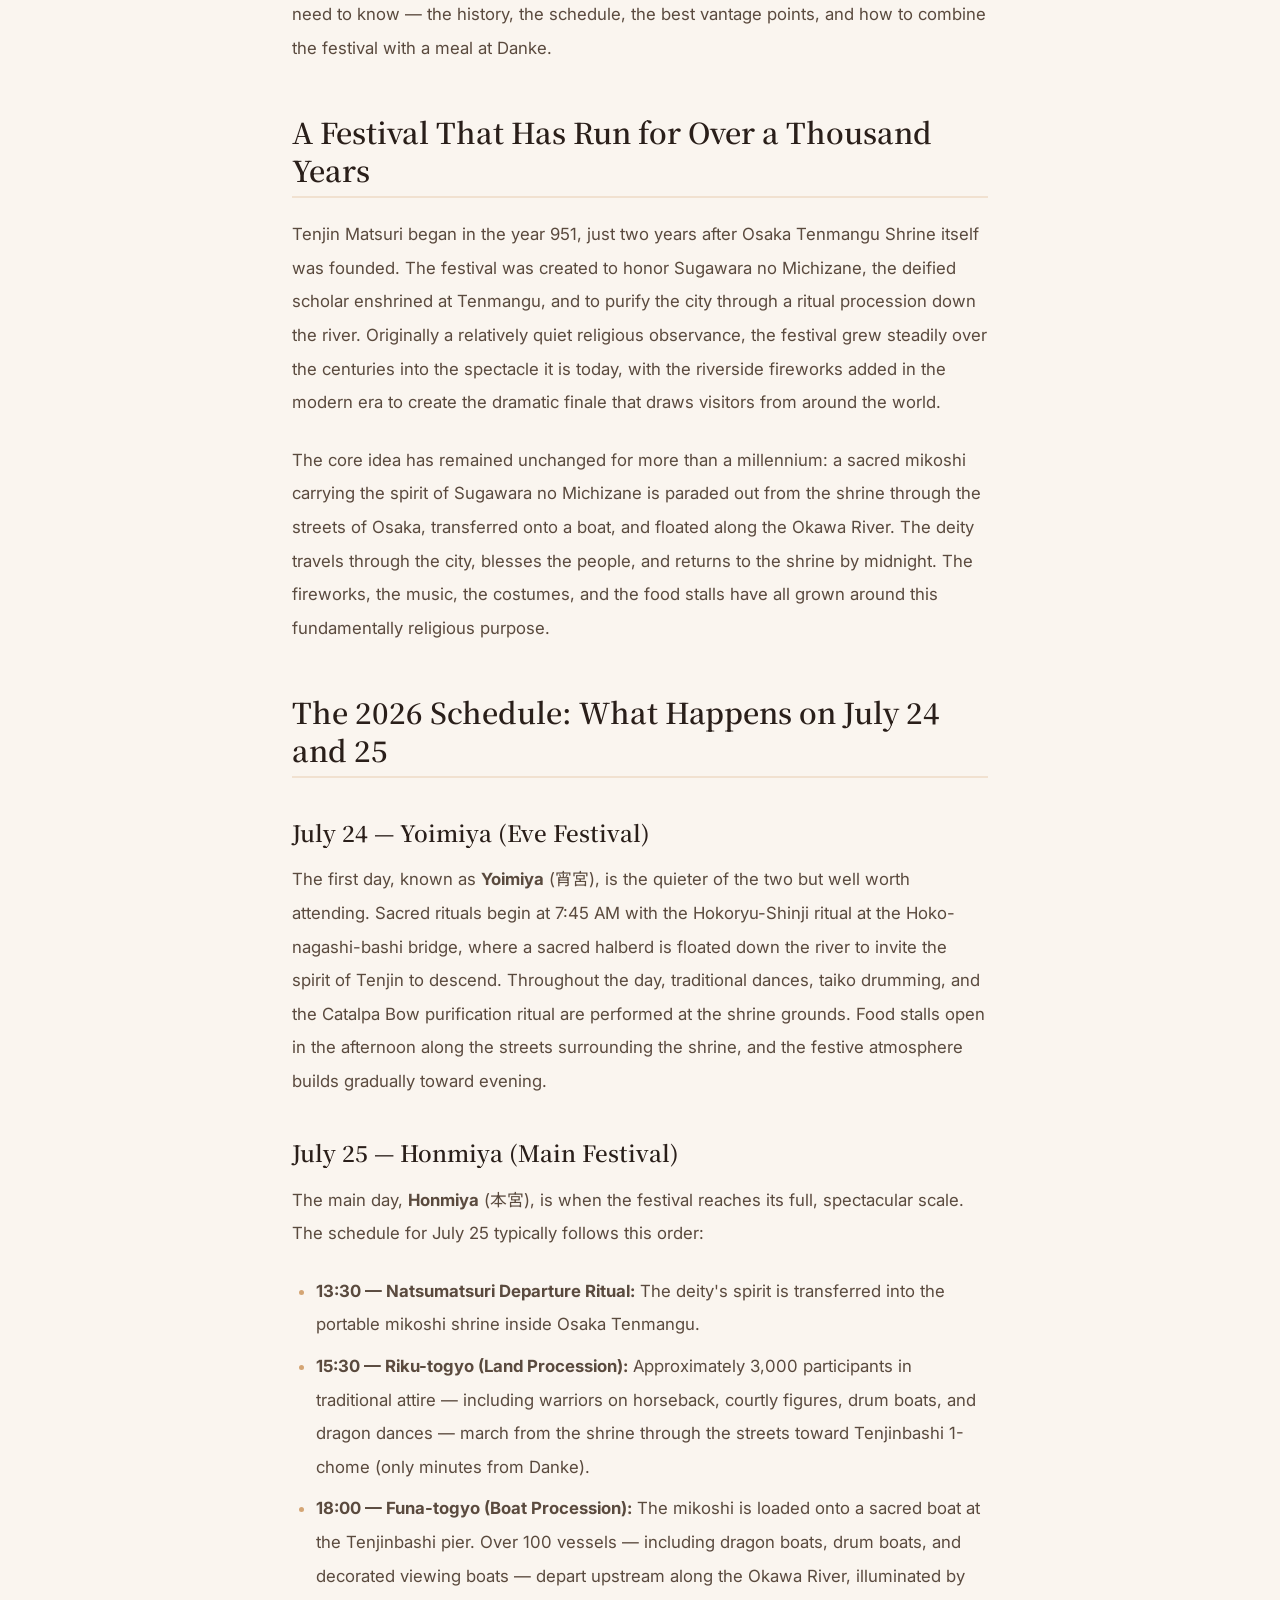
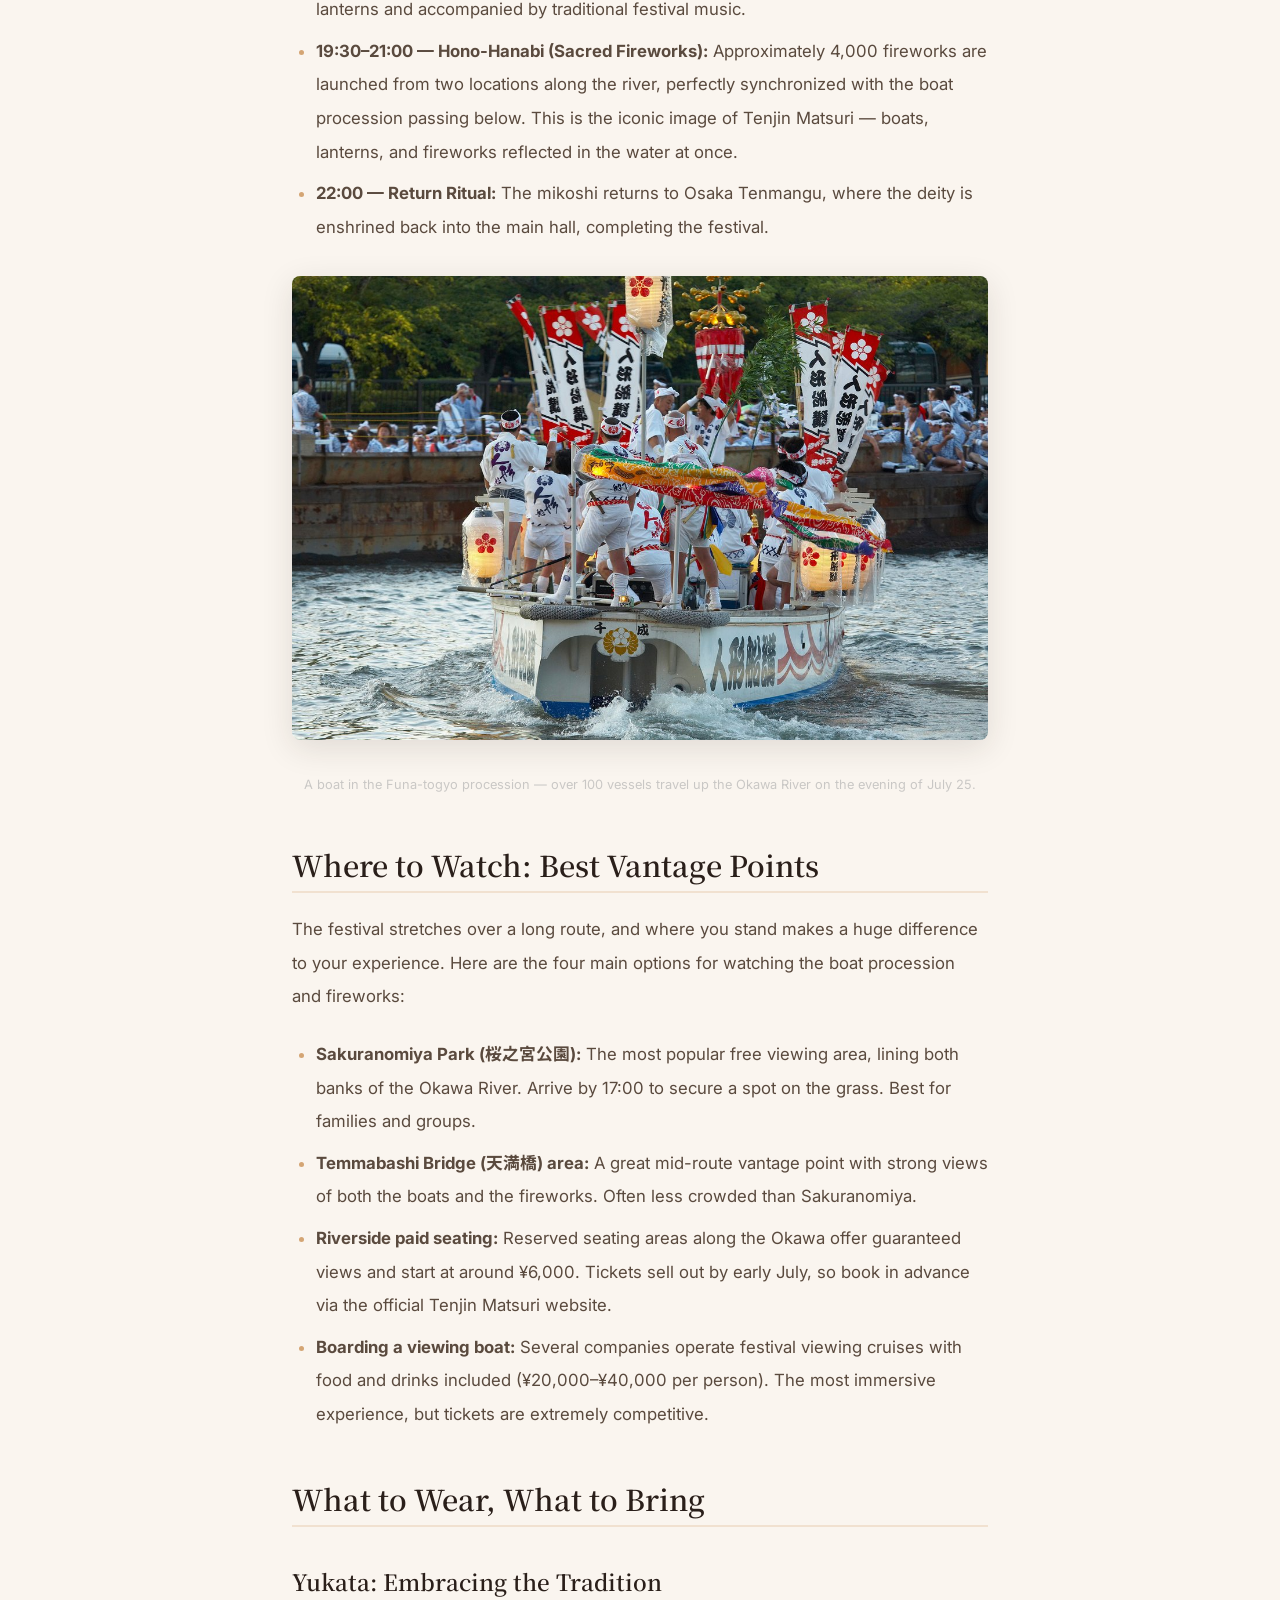
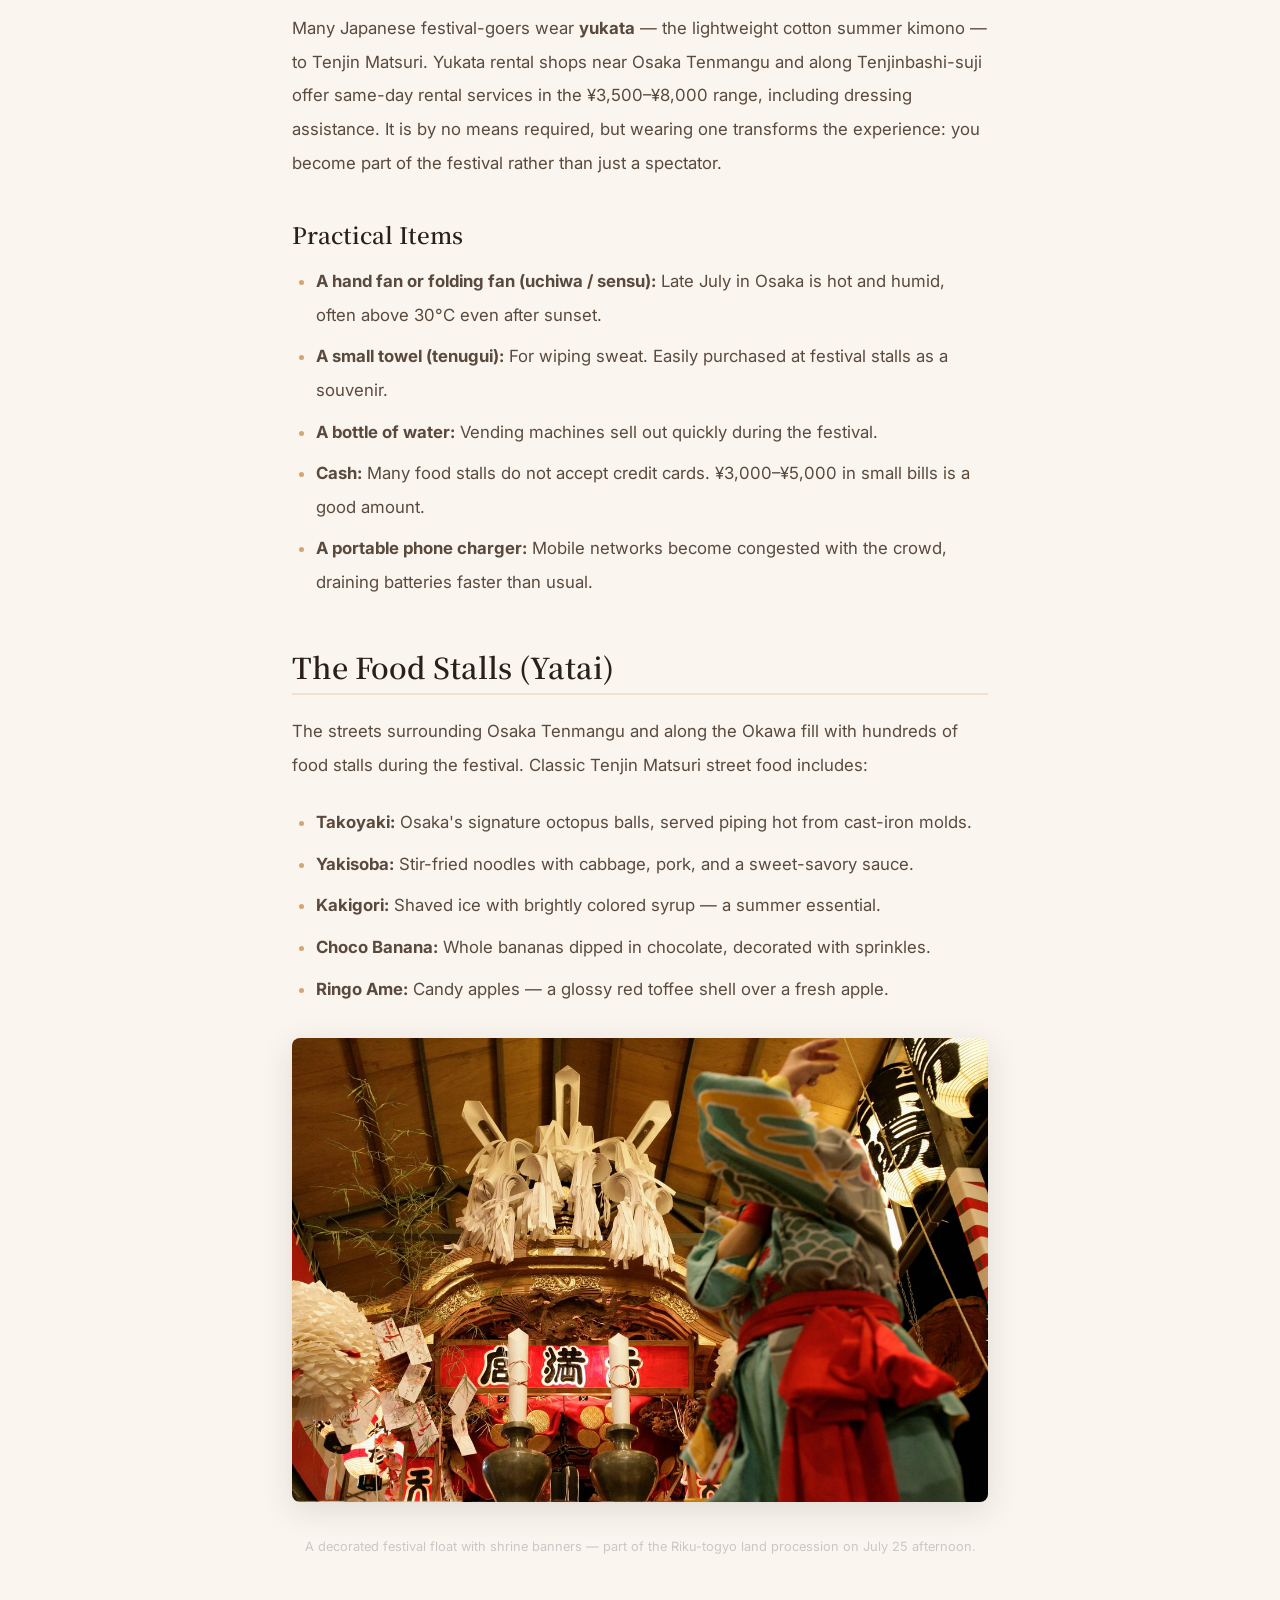
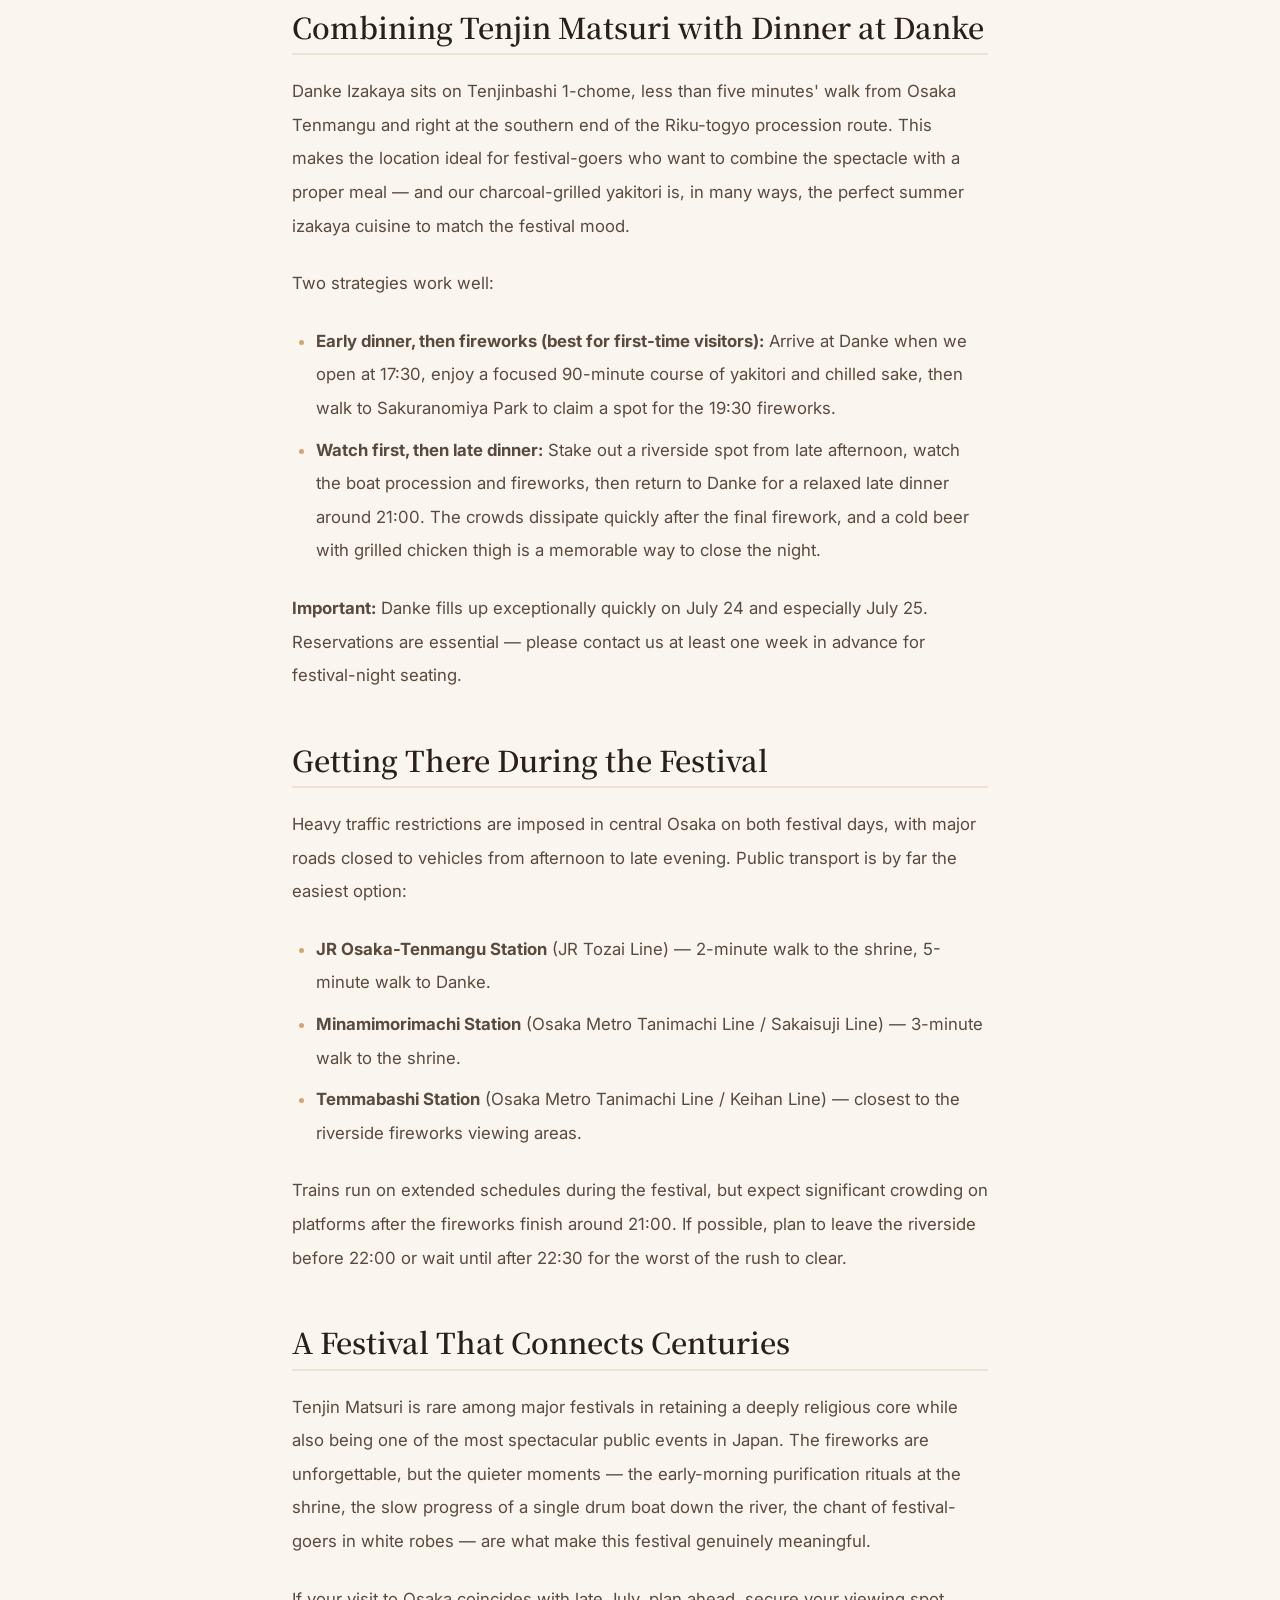
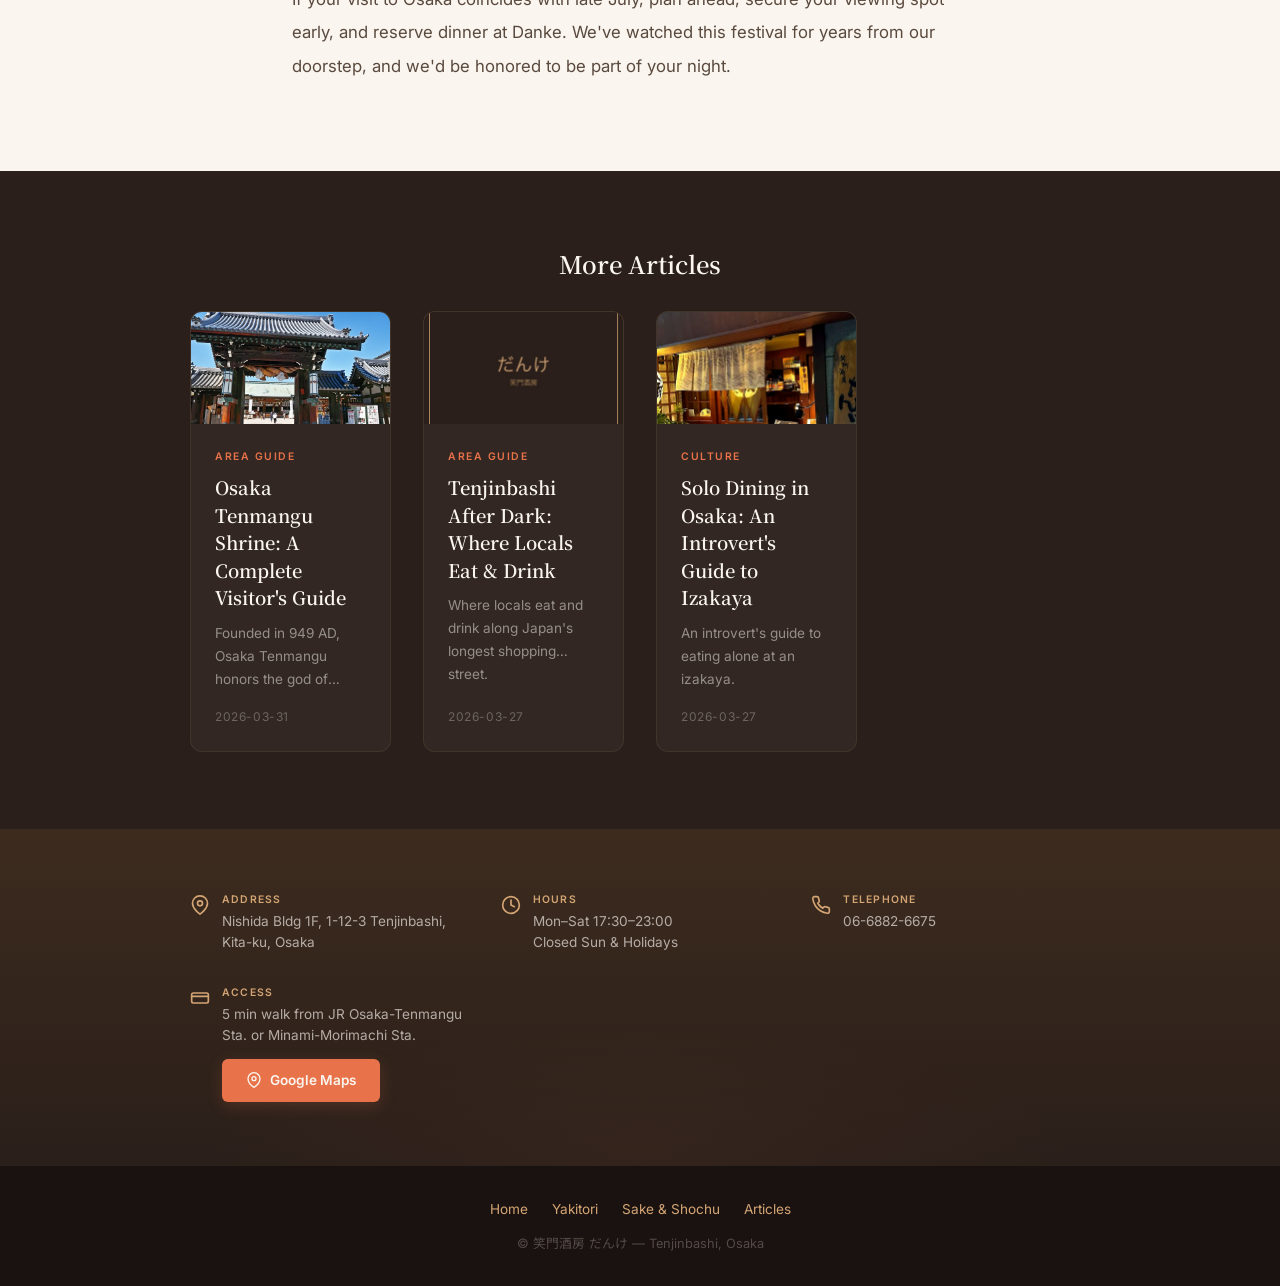
<file: articles/tenjin-matsuri-guide/index.html>
<!DOCTYPE html>
<html lang="en" prefix="og: http://ogp.me/ns#">
<head>
<meta charset="UTF-8">
<link rel="icon" href="/danke-lp/favicon.ico" sizes="32x32">
<link rel="icon" href="/danke-lp/favicon-192.png" sizes="192x192" type="image/png">
<link rel="apple-touch-icon" href="/danke-lp/apple-touch-icon.png">
<meta name="viewport" content="width=device-width, initial-scale=1.0">
<title>Tenjin Matsuri 2026: A Complete Guide to Osaka's Greatest Summer Festival - Danke Izakaya | Osaka</title>
<meta name="description" content="Tenjin Matsuri (July 24–25) is one of Japan's three greatest festivals — 1,000+ boats, fireworks, processions. Held at Osaka Tenmangu, just 5 minutes from Danke Izakaya.">
<meta name="robots" content="index, follow">
<link rel="canonical" href="https://haute-manmoto.github.io/danke-lp/articles/tenjin-matsuri-guide/">

<!-- Open Graph -->
<meta property="og:title" content="Tenjin Matsuri 2026: A Complete Guide to Osaka's Greatest Summer Festival">
<meta property="og:description" content="Tenjin Matsuri (July 24–25) is one of Japan's three greatest festivals — boat processions, fireworks, and over a millennium of history. Just 5 minutes from Danke Izakaya.">
<meta property="og:type" content="article">
<meta property="og:url" content="https://haute-manmoto.github.io/danke-lp/articles/tenjin-matsuri-guide/">
<meta property="og:image" content="https://haute-manmoto.github.io/danke-lp/images/tenjin-matsuri-hero.jpg">
<meta property="og:locale" content="en_US">
<meta property="og:locale:alternate" content="zh_CN">
<meta property="og:locale:alternate" content="ko_KR">
<meta property="og:site_name" content="笑門酒房 だんけ | Danke Izakaya">

<!-- Twitter Card -->
<meta name="twitter:card" content="summary_large_image">
<meta name="twitter:title" content="Tenjin Matsuri 2026: A Complete Guide to Osaka's Greatest Summer Festival">
<meta name="twitter:description" content="One of Japan's three greatest festivals — boat processions, fireworks, and over a millennium of history. July 24–25 in Osaka.">
<meta name="twitter:image" content="https://haute-manmoto.github.io/danke-lp/images/tenjin-matsuri-hero.jpg">

<!-- Schema.org Article -->
<script type="application/ld+json">
{
  "@context": "https://schema.org",
  "@type": "Article",
  "headline": "Tenjin Matsuri 2026: A Complete Guide to Osaka's Greatest Summer Festival",
  "description": "Tenjin Matsuri, held July 24–25 each year at Osaka Tenmangu Shrine, is one of Japan's three greatest festivals. A complete guide for visitors.",
  "image": "https://haute-manmoto.github.io/danke-lp/images/tenjin-matsuri-hero.jpg",
  "datePublished": "2026-04-27",
  "author": {
    "@type": "Organization",
    "name": "Danke Izakaya"
  },
  "publisher": {
    "@type": "Organization",
    "name": "笑門酒房 だんけ",
    "url": "https://haute-manmoto.github.io/danke-lp/"
  }
}
</script>

<!-- Fonts & CSS -->
<link rel="preconnect" href="https://fonts.googleapis.com">
<link rel="preconnect" href="https://fonts.gstatic.com" crossorigin>
<link href="https://fonts.googleapis.com/css2?family=Inter:wght@400;500;600&family=Noto+Sans+JP:wght@400;500;700&family=Noto+Serif+JP:wght@400;600;700&display=swap" rel="stylesheet">
<link rel="stylesheet" href="../../css/style.css">
</head>

<body data-active-lang="en">

<!-- ===================== LANGUAGE SWITCHER & NAV ===================== -->
<nav class="lang-switcher" role="navigation" aria-label="Language and Navigation">
  <div class="site-nav">
    <a href="../../" class="site-nav__link">Home</a>
    <a href="../../menu/yakitori/" class="site-nav__link">
      <span data-lang="en">Yakitori</span>
      <span data-lang="zh">烤鸡串</span>
      <span data-lang="ko">야키토리</span>
    </a>
    <a href="../../menu/sake-shochu/" class="site-nav__link">
      <span data-lang="en">Sake</span>
      <span data-lang="zh">清酒</span>
      <span data-lang="ko">사케</span>
    </a>
    <a href="../" class="site-nav__link active">
      <span data-lang="en">Articles</span>
      <span data-lang="zh">文章</span>
      <span data-lang="ko">기사</span>
    </a>
  </div>
  <div>
    <button class="lang-btn active" data-switch-lang="en" aria-label="English">EN</button>
    <button class="lang-btn" data-switch-lang="zh" aria-label="Chinese">中文</button>
    <button class="lang-btn" data-switch-lang="ko" aria-label="Korean">한국어</button>
  </div>
</nav>

<!-- ===================== BREADCRUMB ===================== -->
<nav class="breadcrumb" aria-label="Breadcrumb">
  <ol>
    <li><a href="../../">Home</a></li>
    <li><a href="../">
      <span data-lang="en">Articles</span>
      <span data-lang="zh">文章</span>
      <span data-lang="ko">기사</span>
    </a></li>
    <li>
      <span class="current" data-lang="en">Tenjin Matsuri Guide</span>
      <span class="current" data-lang="zh">天神祭指南</span>
      <span class="current" data-lang="ko">텐진 마쓰리 가이드</span>
    </li>
  </ol>
</nav>

<!-- ===================== PAGE HEADER ===================== -->
<header class="page-header">
  <time datetime="2026-04-27" style="font-size:0.8rem; color:var(--amber); opacity:0.6; letter-spacing:0.1em; display:block; margin-bottom:1rem;">2026-04-27</time>
  <h1 class="reveal">
    <span data-lang="en">Tenjin Matsuri 2026: A Complete Guide to Osaka's Greatest Summer Festival</span>
    <span data-lang="zh">天神祭 2026：大阪夏季最盛大祭典完全指南</span>
    <span data-lang="ko">텐진 마쓰리 2026: 오사카 최대 여름 축제 완벽 가이드</span>
  </h1>
</header>

<!-- ===================== ARTICLE BODY ===================== -->
<article class="article-body">

  <!-- === ENGLISH === -->
  <div data-lang="en">

    <figure style="margin:0 0 2rem;">
      <img src="../../images/tenjin-matsuri-hero.jpg" alt="Fireworks light up the night sky over the Okawa River during Tenjin Matsuri in Osaka" style="width:100%;border-radius:8px;" loading="eager">
      <figcaption style="font-size:0.8rem;color:#aaa;margin-top:0.5rem;">The grand finale of Tenjin Matsuri — 4,000 fireworks light the Okawa River as 100 illuminated boats drift below.</figcaption>
    </figure>

    <h2>One of Japan's Three Greatest Festivals — On Danke's Doorstep</h2>
    <p>Each year, on the evenings of July 24 and 25, central Osaka is transformed by the Tenjin Matsuri (天神祭) — a thousand-year-old festival of fire, music, water, and prayer that ranks alongside Kyoto's Gion Matsuri and Tokyo's Kanda Matsuri as one of Japan's three greatest festivals. Originating at Osaka Tenmangu Shrine, the festival's processions and fireworks unfold directly above the Tenjinbashi neighborhood — the same streets where Danke Izakaya is located, just a five-minute walk from the shrine.</p>
    <p>For overseas visitors planning a summer trip to Osaka, Tenjin Matsuri is one of the rare cultural events that genuinely deserves the word "unmissable." Over 1.3 million people attend each year, lining the Okawa riverbanks to watch a procession of more than 100 boats drift past beneath an explosion of fireworks. This guide covers everything you need to know — the history, the schedule, the best vantage points, and how to combine the festival with a meal at Danke.</p>

    <h2>A Festival That Has Run for Over a Thousand Years</h2>
    <p>Tenjin Matsuri began in the year 951, just two years after Osaka Tenmangu Shrine itself was founded. The festival was created to honor Sugawara no Michizane, the deified scholar enshrined at Tenmangu, and to purify the city through a ritual procession down the river. Originally a relatively quiet religious observance, the festival grew steadily over the centuries into the spectacle it is today, with the riverside fireworks added in the modern era to create the dramatic finale that draws visitors from around the world.</p>
    <p>The core idea has remained unchanged for more than a millennium: a sacred mikoshi carrying the spirit of Sugawara no Michizane is paraded out from the shrine through the streets of Osaka, transferred onto a boat, and floated along the Okawa River. The deity travels through the city, blesses the people, and returns to the shrine by midnight. The fireworks, the music, the costumes, and the food stalls have all grown around this fundamentally religious purpose.</p>

    <h2>The 2026 Schedule: What Happens on July 24 and 25</h2>
    <h3>July 24 — Yoimiya (Eve Festival)</h3>
    <p>The first day, known as <strong>Yoimiya</strong> (宵宮), is the quieter of the two but well worth attending. Sacred rituals begin at 7:45 AM with the Hokoryu-Shinji ritual at the Hoko-nagashi-bashi bridge, where a sacred halberd is floated down the river to invite the spirit of Tenjin to descend. Throughout the day, traditional dances, taiko drumming, and the Catalpa Bow purification ritual are performed at the shrine grounds. Food stalls open in the afternoon along the streets surrounding the shrine, and the festive atmosphere builds gradually toward evening.</p>

    <h3>July 25 — Honmiya (Main Festival)</h3>
    <p>The main day, <strong>Honmiya</strong> (本宮), is when the festival reaches its full, spectacular scale. The schedule for July 25 typically follows this order:</p>
    <ul>
      <li><strong>13:30 — Natsumatsuri Departure Ritual:</strong> The deity's spirit is transferred into the portable mikoshi shrine inside Osaka Tenmangu.</li>
      <li><strong>15:30 — Riku-togyo (Land Procession):</strong> Approximately 3,000 participants in traditional attire — including warriors on horseback, courtly figures, drum boats, and dragon dances — march from the shrine through the streets toward Tenjinbashi 1-chome (only minutes from Danke).</li>
      <li><strong>18:00 — Funa-togyo (Boat Procession):</strong> The mikoshi is loaded onto a sacred boat at the Tenjinbashi pier. Over 100 vessels — including dragon boats, drum boats, and decorated viewing boats — depart upstream along the Okawa River, illuminated by lanterns and accompanied by traditional festival music.</li>
      <li><strong>19:30–21:00 — Hono-Hanabi (Sacred Fireworks):</strong> Approximately 4,000 fireworks are launched from two locations along the river, perfectly synchronized with the boat procession passing below. This is the iconic image of Tenjin Matsuri — boats, lanterns, and fireworks reflected in the water at once.</li>
      <li><strong>22:00 — Return Ritual:</strong> The mikoshi returns to Osaka Tenmangu, where the deity is enshrined back into the main hall, completing the festival.</li>
    </ul>

    <figure style="margin:2rem 0;">
      <img src="../../images/tenjin-matsuri-funa.jpg" alt="Participants in white costume aboard a Tenjin Matsuri Funa-Togyo boat procession" style="width:100%;border-radius:8px;" loading="lazy">
      <figcaption style="font-size:0.8rem;color:#aaa;margin-top:0.5rem;">A boat in the Funa-togyo procession — over 100 vessels travel up the Okawa River on the evening of July 25.</figcaption>
    </figure>

    <h2>Where to Watch: Best Vantage Points</h2>
    <p>The festival stretches over a long route, and where you stand makes a huge difference to your experience. Here are the four main options for watching the boat procession and fireworks:</p>
    <ul>
      <li><strong>Sakuranomiya Park (桜之宮公園):</strong> The most popular free viewing area, lining both banks of the Okawa River. Arrive by 17:00 to secure a spot on the grass. Best for families and groups.</li>
      <li><strong>Temmabashi Bridge (天満橋) area:</strong> A great mid-route vantage point with strong views of both the boats and the fireworks. Often less crowded than Sakuranomiya.</li>
      <li><strong>Riverside paid seating:</strong> Reserved seating areas along the Okawa offer guaranteed views and start at around ¥6,000. Tickets sell out by early July, so book in advance via the official Tenjin Matsuri website.</li>
      <li><strong>Boarding a viewing boat:</strong> Several companies operate festival viewing cruises with food and drinks included (¥20,000–¥40,000 per person). The most immersive experience, but tickets are extremely competitive.</li>
    </ul>

    <h2>What to Wear, What to Bring</h2>
    <h3>Yukata: Embracing the Tradition</h3>
    <p>Many Japanese festival-goers wear <strong>yukata</strong> — the lightweight cotton summer kimono — to Tenjin Matsuri. Yukata rental shops near Osaka Tenmangu and along Tenjinbashi-suji offer same-day rental services in the ¥3,500–¥8,000 range, including dressing assistance. It is by no means required, but wearing one transforms the experience: you become part of the festival rather than just a spectator.</p>

    <h3>Practical Items</h3>
    <ul>
      <li><strong>A hand fan or folding fan (uchiwa / sensu):</strong> Late July in Osaka is hot and humid, often above 30°C even after sunset.</li>
      <li><strong>A small towel (tenugui):</strong> For wiping sweat. Easily purchased at festival stalls as a souvenir.</li>
      <li><strong>A bottle of water:</strong> Vending machines sell out quickly during the festival.</li>
      <li><strong>Cash:</strong> Many food stalls do not accept credit cards. ¥3,000–¥5,000 in small bills is a good amount.</li>
      <li><strong>A portable phone charger:</strong> Mobile networks become congested with the crowd, draining batteries faster than usual.</li>
    </ul>

    <h2>The Food Stalls (Yatai)</h2>
    <p>The streets surrounding Osaka Tenmangu and along the Okawa fill with hundreds of food stalls during the festival. Classic Tenjin Matsuri street food includes:</p>
    <ul>
      <li><strong>Takoyaki:</strong> Osaka's signature octopus balls, served piping hot from cast-iron molds.</li>
      <li><strong>Yakisoba:</strong> Stir-fried noodles with cabbage, pork, and a sweet-savory sauce.</li>
      <li><strong>Kakigori:</strong> Shaved ice with brightly colored syrup — a summer essential.</li>
      <li><strong>Choco Banana:</strong> Whole bananas dipped in chocolate, decorated with sprinkles.</li>
      <li><strong>Ringo Ame:</strong> Candy apples — a glossy red toffee shell over a fresh apple.</li>
    </ul>

    <figure style="margin:2rem 0;">
      <img src="../../images/tenjin-matsuri-rikutogyo.jpg" alt="A traditional festival float decorated with shrine ornaments at Tenjin Matsuri" style="width:100%;border-radius:8px;" loading="lazy">
      <figcaption style="font-size:0.8rem;color:#aaa;margin-top:0.5rem;">A decorated festival float with shrine banners — part of the Riku-togyo land procession on July 25 afternoon.</figcaption>
    </figure>

    <h2>Combining Tenjin Matsuri with Dinner at Danke</h2>
    <p>Danke Izakaya sits on Tenjinbashi 1-chome, less than five minutes' walk from Osaka Tenmangu and right at the southern end of the Riku-togyo procession route. This makes the location ideal for festival-goers who want to combine the spectacle with a proper meal — and our charcoal-grilled yakitori is, in many ways, the perfect summer izakaya cuisine to match the festival mood.</p>
    <p>Two strategies work well:</p>
    <ul>
      <li><strong>Early dinner, then fireworks (best for first-time visitors):</strong> Arrive at Danke when we open at 17:30, enjoy a focused 90-minute course of yakitori and chilled sake, then walk to Sakuranomiya Park to claim a spot for the 19:30 fireworks.</li>
      <li><strong>Watch first, then late dinner:</strong> Stake out a riverside spot from late afternoon, watch the boat procession and fireworks, then return to Danke for a relaxed late dinner around 21:00. The crowds dissipate quickly after the final firework, and a cold beer with grilled chicken thigh is a memorable way to close the night.</li>
    </ul>
    <p><strong>Important:</strong> Danke fills up exceptionally quickly on July 24 and especially July 25. Reservations are essential — please contact us at least one week in advance for festival-night seating.</p>

    <h2>Getting There During the Festival</h2>
    <p>Heavy traffic restrictions are imposed in central Osaka on both festival days, with major roads closed to vehicles from afternoon to late evening. Public transport is by far the easiest option:</p>
    <ul>
      <li><strong>JR Osaka-Tenmangu Station</strong> (JR Tozai Line) — 2-minute walk to the shrine, 5-minute walk to Danke.</li>
      <li><strong>Minamimorimachi Station</strong> (Osaka Metro Tanimachi Line / Sakaisuji Line) — 3-minute walk to the shrine.</li>
      <li><strong>Temmabashi Station</strong> (Osaka Metro Tanimachi Line / Keihan Line) — closest to the riverside fireworks viewing areas.</li>
    </ul>
    <p>Trains run on extended schedules during the festival, but expect significant crowding on platforms after the fireworks finish around 21:00. If possible, plan to leave the riverside before 22:00 or wait until after 22:30 for the worst of the rush to clear.</p>

    <h2>A Festival That Connects Centuries</h2>
    <p>Tenjin Matsuri is rare among major festivals in retaining a deeply religious core while also being one of the most spectacular public events in Japan. The fireworks are unforgettable, but the quieter moments — the early-morning purification rituals at the shrine, the slow progress of a single drum boat down the river, the chant of festival-goers in white robes — are what make this festival genuinely meaningful.</p>
    <p>If your visit to Osaka coincides with late July, plan ahead, secure your viewing spot early, and reserve dinner at Danke. We've watched this festival for years from our doorstep, and we'd be honored to be part of your night.</p>

  </div>

  <!-- === CHINESE === -->
  <div data-lang="zh">

    <figure style="margin:0 0 2rem;">
      <img src="../../images/tenjin-matsuri-hero.jpg" alt="天神祭期间，大阪大川河面上空绽放的烟花" style="width:100%;border-radius:8px;">
      <figcaption style="font-size:0.8rem;color:#aaa;margin-top:0.5rem;">天神祭的高潮——大川河上空绽放的4,000发烟花，与河面上100艘灯笼船交相辉映。</figcaption>
    </figure>

    <h2>日本三大祭之一——就在だんけ家门口</h2>
    <p>每年7月24日和25日的夜晚，大阪市中心都会因天神祭（天神祭）而焕然一新——这是一场延续了千年之久的祭典，融合了火、音乐、水与祈祷，与京都的祇园祭、东京的神田祭并列为日本三大祭。祭典发源于大阪天满宫，巡游队伍和烟花就在天神桥街区的上空绽放——也正是だんけ居酒屋所在的街区，距离神社仅5分钟步行路程。</p>
    <p>对于计划夏季造访大阪的海外旅客来说，天神祭是真正配得上"不可错过"四个字的稀有文化盛会。每年有超过130万人聚集到大川两岸，观赏100艘以上的船只在烟花的爆发中缓缓驶过。本指南将为您介绍所需的一切——历史、日程、最佳观赏地点，以及如何将祭典与だんけ的晚餐完美结合。</p>

    <h2>延续千年以上的祭典</h2>
    <p>天神祭始于公元951年，仅在大阪天满宫创建的两年之后。祭典的设立是为了纪念被尊为神灵的菅原道真——天满宫的主祭神，并通过沿河的仪式巡游来净化整座城市。最初只是一场较为安静的宗教仪式，随着世纪流转，祭典逐渐发展为今日的盛大场面，沿河烟花更是在近代加入，成为吸引全世界游客的震撼终章。</p>
    <p>祭典的核心理念千年未变：承载菅原道真神灵的神圣御神舆从神社出发，穿过大阪街头，被搬上船只，沿大川航行。神灵巡游城市，赐福于民，午夜前回归神社。烟花、音乐、服饰和小吃摊位，都是围绕这一根本宗教目的逐步发展起来的。</p>

    <h2>2026年日程：7月24日和25日的安排</h2>
    <h3>7月24日——宵宫（前夜祭）</h3>
    <p>第一天称为<strong>宵宫</strong>（宵宫），相对较为安静，但仍非常值得参加。神圣仪式于上午7:45开始，从鉾流神事仪式开始，在鉾流桥上将神圣的鉾矛流入河中，迎请天神降临。全天还会在神社境内进行传统舞蹈、太鼓表演和梓弓净化仪式。下午开始，神社周边街道上的小吃摊位陆续开张，节日气氛逐渐升温。</p>

    <h3>7月25日——本宫（正祭）</h3>
    <p>主祭日<strong>本宫</strong>（本宫）是祭典达到最盛大、最壮观规模的一天。7月25日的日程通常按以下顺序进行：</p>
    <ul>
      <li><strong>13:30——夏祭出发仪式：</strong>神灵被请入大阪天满宫内的便携式神舆。</li>
      <li><strong>15:30——陆渡御（陆上巡游）：</strong>约3,000名身着传统服饰的参与者——包括马上武士、宫廷人物、太鼓船和龙舞——从神社出发，穿过街道前往天神桥1丁目（距离だんけ仅几分钟）。</li>
      <li><strong>18:00——船渡御（船上巡游）：</strong>神舆在天神桥码头被搬上神圣的船只。100艘以上的船只——包括龙船、太鼓船和装饰华美的观赏船——沿大川向上游出发，灯笼通明，传统祭典音乐悠扬。</li>
      <li><strong>19:30–21:00——奉纳花火（神圣烟花）：</strong>约4,000发烟花从河岸两个地点同时升空，与下方驶过的船队完美同步。这正是天神祭的标志性画面——船只、灯笼、烟花同时映照在水面之上。</li>
      <li><strong>22:00——还御仪式：</strong>神舆回归大阪天满宫，神灵重新安奉于本殿，祭典圆满结束。</li>
    </ul>

    <figure style="margin:2rem 0;">
      <img src="../../images/tenjin-matsuri-funa.jpg" alt="身着白衣的参与者乘坐天神祭船渡御的祭典船" style="width:100%;border-radius:8px;">
      <figcaption style="font-size:0.8rem;color:#aaa;margin-top:0.5rem;">船渡御的祭典船——7月25日傍晚，100艘以上的船只沿大川溯流而上。</figcaption>
    </figure>

    <h2>在哪里观赏：最佳观景点</h2>
    <p>祭典路线绵延广阔，所站位置不同，体验也大相径庭。以下是观赏船渡御和烟花的四个主要选择：</p>
    <ul>
      <li><strong>樱之宫公园（桜之宮公園）：</strong>最受欢迎的免费观赏区，沿大川两岸延伸。请于17:00前到达以占据草地上的位置。最适合家庭和团体。</li>
      <li><strong>天满桥（天満橋）周边：</strong>路线中段的绝佳观赏点，可以同时清晰观赏船只和烟花，通常比樱之宫人少一些。</li>
      <li><strong>河岸付费座席：</strong>大川沿岸的预订座位区提供保证视野，价格约6,000日元起。门票通常在7月初售罄，请通过天神祭官方网站提前预订。</li>
      <li><strong>登上观赏船：</strong>多家公司经营祭典观赏游船，含餐饮（每人20,000–40,000日元）。最沉浸式的体验，但门票竞争极为激烈。</li>
    </ul>

    <h2>穿什么、带什么</h2>
    <h3>浴衣：拥抱传统</h3>
    <p>许多日本祭典参与者会穿<strong>浴衣</strong>——轻薄的棉质夏季和服——参加天神祭。大阪天满宫和天神桥筋附近的浴衣租赁店提供当日租借服务，价格约3,500–8,000日元，含穿着协助。虽然并非必须，但穿上浴衣会彻底改变体验：你会成为祭典的一部分，而不只是旁观者。</p>

    <h3>实用物品</h3>
    <ul>
      <li><strong>团扇或折扇（うちわ／扇子）：</strong>大阪7月下旬炎热潮湿，日落后气温常在30°C以上。</li>
      <li><strong>小毛巾（手ぬぐい）：</strong>用于擦汗，可在祭典摊位作为纪念品购买。</li>
      <li><strong>瓶装水：</strong>祭典期间自动售货机经常售罄。</li>
      <li><strong>现金：</strong>许多小吃摊不接受信用卡。准备3,000–5,000日元小面额现金为佳。</li>
      <li><strong>便携充电宝：</strong>移动网络因人潮拥塞，电量消耗较平时更快。</li>
    </ul>

    <h2>小吃摊位（屋台）</h2>
    <p>祭典期间，大阪天满宫周围和大川沿岸的街道布满了数百个小吃摊。经典的天神祭街头美食包括：</p>
    <ul>
      <li><strong>章鱼烧：</strong>大阪标志性小吃，从铸铁模具中烫手出炉。</li>
      <li><strong>炒面：</strong>包含卷心菜、猪肉，配上甜咸酱汁的拌炒面条。</li>
      <li><strong>刨冰：</strong>淋上鲜艳糖浆的刨冰——夏日必备。</li>
      <li><strong>巧克力香蕉：</strong>整根香蕉蘸巧克力，撒上彩色糖珠。</li>
      <li><strong>苹果糖：</strong>新鲜苹果裹上一层光亮的红色焦糖外衣。</li>
    </ul>

    <figure style="margin:2rem 0;">
      <img src="../../images/tenjin-matsuri-rikutogyo.jpg" alt="天神祭上装饰着神社旗帜的传统祭典花车" style="width:100%;border-radius:8px;">
      <figcaption style="font-size:0.8rem;color:#aaa;margin-top:0.5rem;">饰有神社旗帜的祭典花车——7月25日下午陆渡御巡游的一部分。</figcaption>
    </figure>

    <h2>将天神祭与だんけ的晚餐完美结合</h2>
    <p>だんけ居酒屋位于天神桥1丁目，距离大阪天满宫步行不到5分钟，正好位于陆渡御巡游路线的南端。这一位置使其成为祭典参与者结合盛会与正餐的理想场所——而我们的炭火烤鸡串，从许多方面来说，正是与祭典氛围完美契合的夏季居酒屋美食。</p>
    <p>两种策略均效果不错：</p>
    <ul>
      <li><strong>提前用餐，再赏烟花（最适合首次参加者）：</strong>17:30 だんけ开店后立即到达，享受90分钟集中的烤鸡串和冰镇清酒，然后步行至樱之宫公园，为19:30的烟花占据观赏位。</li>
      <li><strong>先观赏，再晚餐：</strong>傍晚就到河岸占好位置，观赏船渡御和烟花，再于21:00左右回到だんけ享用悠闲的晚餐。最后一发烟花结束后，人潮迅速散去，一杯冰啤酒配上烤鸡腿，是难忘的收尾。</li>
    </ul>
    <p><strong>重要提示：</strong>7月24日，尤其是7月25日，だんけ的座位会异常迅速地坐满。预约必不可少——祭典之夜的座位请至少提前一周联系我们。</p>

    <h2>祭典期间的交通</h2>
    <p>祭典两天，大阪市中心实施严格的交通管制，主要道路从下午到深夜禁止车辆通行。公共交通是最便利的选择：</p>
    <ul>
      <li><strong>JR大阪天满宫站</strong>（JR东西线）——步行2分钟到神社，5分钟到だんけ。</li>
      <li><strong>南森町站</strong>（大阪地铁谷町线／堺筋线）——步行3分钟到神社。</li>
      <li><strong>天满桥站</strong>（大阪地铁谷町线／京阪线）——最靠近河岸烟花观赏区。</li>
    </ul>
    <p>祭典期间列车运行延长，但烟花结束后约21:00，站台拥挤情况会非常严重。如可能，建议在22:00前离开河岸，或等到22:30后再行动以避开高峰。</p>

    <h2>跨越世纪的祭典</h2>
    <p>天神祭在日本主要祭典中独具特色，至今保留着深厚的宗教内核，同时又是日本最壮观的公共活动之一。烟花令人难忘，但更安静的时刻——清晨神社的净化仪式、单艘太鼓船在河上的缓慢前行、白衣信徒的吟唱——才是这一祭典真正的意义所在。</p>
    <p>如果您的大阪之行恰逢7月下旬，请提前计划、尽早确定观赏位置，并预订だんけ的晚餐。我们多年来从店门口注视着这一祭典，能成为您夜晚的一部分将是我们的荣幸。</p>

  </div>

  <!-- === KOREAN === -->
  <div data-lang="ko">

    <figure style="margin:0 0 2rem;">
      <img src="../../images/tenjin-matsuri-hero.jpg" alt="텐진 마쓰리 기간 오사카 오카와 강 위 밤하늘을 수놓는 불꽃" style="width:100%;border-radius:8px;">
      <figcaption style="font-size:0.8rem;color:#aaa;margin-top:0.5rem;">텐진 마쓰리의 클라이맥스 — 4,000발의 불꽃이 오카와 강 하늘을 수놓고, 100척의 등불 배가 강을 따라 흐릅니다.</figcaption>
    </figure>

    <h2>일본 3대 축제 중 하나 — だんけ 바로 옆에서</h2>
    <p>매년 7월 24일과 25일 저녁, 오사카 도심은 텐진 마쓰리(天神祭)로 변모합니다 — 천 년이 넘는 역사를 가진 불, 음악, 물, 그리고 기도의 축제로, 교토의 기온 마쓰리, 도쿄의 간다 마쓰리와 함께 일본 3대 축제로 꼽힙니다. 오사카 덴만구 신사에서 시작되는 이 축제의 행렬과 불꽃놀이는 텐진바시 동네 — だんけ 이자카야가 위치한 바로 그 거리, 신사에서 도보 5분 거리에서 펼쳐집니다.</p>
    <p>여름에 오사카를 방문할 계획이 있는 해외 여행객에게 텐진 마쓰리는 진정 "놓쳐서는 안 될"이라는 말이 어울리는 드문 문화 행사입니다. 매년 130만 명 이상이 오카와 강변을 가득 메우고, 100척이 넘는 배들이 불꽃놀이 아래로 천천히 지나가는 광경을 지켜봅니다. 이 가이드는 알아야 할 모든 것을 다룹니다 — 역사, 일정, 최고의 관람 장소, 그리고 だんけ 식사와 결합하는 방법입니다.</p>

    <h2>천 년 이상 이어진 축제</h2>
    <p>텐진 마쓰리는 951년에 시작되었으며, 이는 오사카 덴만구 신사가 창건된 지 불과 2년 후의 일입니다. 이 축제는 신격화되어 덴만구에 모셔진 학자 스가와라노 미치자네를 기리고, 강을 따라 펼쳐지는 의식 행렬을 통해 도시를 정화하기 위해 창설되었습니다. 본래는 비교적 조용한 종교 의식이었으나, 수 세기에 걸쳐 점차 오늘날의 장관으로 발전했고, 강변 불꽃놀이는 근대에 추가되어 전 세계 방문객을 끌어모으는 극적인 피날레가 되었습니다.</p>
    <p>핵심 이념은 천 년 이상 변함이 없습니다: 스가와라노 미치자네의 영혼을 모신 신성한 미코시가 신사에서 출발하여 오사카 거리를 행진하고, 배에 옮겨져 오카와 강을 따라 흐릅니다. 신은 도시를 순회하며 사람들에게 축복을 내리고, 자정 전에 신사로 돌아옵니다. 불꽃놀이, 음악, 의상, 음식 노점은 모두 이 근본적인 종교적 목적을 중심으로 발전해 왔습니다.</p>

    <h2>2026년 일정: 7월 24일과 25일에 일어나는 일</h2>
    <h3>7월 24일 — 요이미야(전야제)</h3>
    <p>첫째 날은 <strong>요이미야</strong>(宵宮)라 불리며, 둘째 날에 비해 조용하지만 충분히 참여할 가치가 있습니다. 신성한 의식은 오전 7:45 호코나가시 다리에서 호코류 신지 의식으로 시작됩니다. 이 의식에서는 신성한 호코(창)를 강에 띄워 텐진의 신령을 맞이합니다. 종일 신사 경내에서는 전통 무용, 다이코 북 연주, 카타르파 활 정화 의식이 거행됩니다. 오후가 되면 신사 주변 거리에 음식 노점이 문을 열고, 축제 분위기가 점차 저녁을 향해 고조됩니다.</p>

    <h3>7월 25일 — 혼미야(본 축제)</h3>
    <p>본 축제일 <strong>혼미야</strong>(本宮)는 축제가 최대 규모로 펼쳐지는 날입니다. 7월 25일 일정은 일반적으로 다음과 같이 진행됩니다:</p>
    <ul>
      <li><strong>13:30 — 나쓰마쓰리 출발 의식:</strong> 오사카 덴만구 내에서 신령이 이동식 미코시로 옮겨집니다.</li>
      <li><strong>15:30 — 리쿠토교(육상 행렬):</strong> 전통 의상을 입은 약 3,000명의 참가자 — 말 탄 무사, 궁중 인물, 북치는 배, 용춤 — 가 신사에서 출발해 텐진바시 1초메(だんけ에서 몇 분 거리)까지 거리를 행진합니다.</li>
      <li><strong>18:00 — 후나토교(선상 행렬):</strong> 미코시는 텐진바시 선착장에서 신성한 배에 실립니다. 100척이 넘는 선박 — 용선, 북배, 화려하게 장식된 관람선 — 이 등불을 밝히고 전통 축제 음악과 함께 오카와 강 상류로 출항합니다.</li>
      <li><strong>19:30–21:00 — 호노 하나비(봉납 불꽃놀이):</strong> 약 4,000발의 불꽃이 강변 두 곳에서 동시에 발사되며, 그 아래를 지나가는 선박 행렬과 완벽히 동기화됩니다. 이것이 텐진 마쓰리의 상징적인 장면 — 배, 등불, 불꽃이 동시에 수면 위에 비치는 순간입니다.</li>
      <li><strong>22:00 — 환궁 의식:</strong> 미코시는 오사카 덴만구로 돌아오고, 신령은 본전에 다시 모셔지며 축제가 막을 내립니다.</li>
    </ul>

    <figure style="margin:2rem 0;">
      <img src="../../images/tenjin-matsuri-funa.jpg" alt="흰 의상을 입은 참가자들이 탑승한 텐진 마쓰리 후나토교 축제 배" style="width:100%;border-radius:8px;">
      <figcaption style="font-size:0.8rem;color:#aaa;margin-top:0.5rem;">후나토교 행렬의 배 — 7월 25일 저녁, 100척이 넘는 배들이 오카와 강 상류로 향합니다.</figcaption>
    </figure>

    <h2>어디서 볼까: 최고의 관람 장소</h2>
    <p>축제는 긴 경로에 걸쳐 펼쳐지므로, 어디에 서느냐에 따라 경험이 크게 달라집니다. 선상 행렬과 불꽃놀이를 관람하는 네 가지 주요 옵션입니다:</p>
    <ul>
      <li><strong>사쿠라노미야 공원(桜之宮公園):</strong> 가장 인기 있는 무료 관람 구역으로, 오카와 강 양안에 펼쳐져 있습니다. 잔디밭의 자리를 잡으려면 17:00까지 도착하세요. 가족 및 단체에 가장 적합합니다.</li>
      <li><strong>덴마바시(天満橋) 일대:</strong> 경로 중간의 훌륭한 관람 지점으로, 선박과 불꽃을 모두 잘 볼 수 있습니다. 사쿠라노미야보다 덜 붐비는 경우가 많습니다.</li>
      <li><strong>강변 유료 좌석:</strong> 오카와 강변 예약 좌석 구역은 보장된 관람 시야를 제공하며, 6,000엔부터 시작됩니다. 티켓은 7월 초까지 매진되므로 텐진 마쓰리 공식 웹사이트에서 미리 예약하세요.</li>
      <li><strong>관람선 탑승:</strong> 여러 회사가 음식과 음료가 포함된 축제 관람 크루즈를 운영합니다(1인당 20,000–40,000엔). 가장 몰입감 있는 경험이지만 티켓 경쟁이 매우 치열합니다.</li>
    </ul>

    <h2>무엇을 입고, 무엇을 가져갈까</h2>
    <h3>유카타: 전통을 받아들이기</h3>
    <p>많은 일본인 축제 참가자들이 <strong>유카타</strong> — 가벼운 면 소재의 여름 기모노 — 를 입고 텐진 마쓰리에 참여합니다. 오사카 덴만구와 텐진바시스지 인근의 유카타 대여점에서 당일 대여 서비스를 제공하며, 가격은 입혀주기 도움 포함 3,500–8,000엔 수준입니다. 필수는 아니지만 유카타를 입으면 경험이 완전히 달라집니다: 단순한 관람객이 아니라 축제의 일부가 됩니다.</p>

    <h3>실용 아이템</h3>
    <ul>
      <li><strong>부채(우치와 / 센스):</strong> 7월 하순 오사카는 덥고 습하며, 일몰 후에도 30°C를 넘는 경우가 많습니다.</li>
      <li><strong>작은 수건(테누구이):</strong> 땀을 닦는 용도. 축제 노점에서 기념품으로도 쉽게 살 수 있습니다.</li>
      <li><strong>물 한 병:</strong> 축제 기간 자판기는 빠르게 매진됩니다.</li>
      <li><strong>현금:</strong> 많은 음식 노점이 신용카드를 받지 않습니다. 소액권 3,000–5,000엔 정도가 적당합니다.</li>
      <li><strong>휴대용 충전기:</strong> 인파로 모바일 네트워크가 혼잡해져 평소보다 배터리가 빨리 닳습니다.</li>
    </ul>

    <h2>음식 노점(야타이)</h2>
    <p>축제 기간 오사카 덴만구 주변과 오카와 강변 거리에 수백 개의 음식 노점이 들어섭니다. 텐진 마쓰리의 대표적인 길거리 음식은 다음과 같습니다:</p>
    <ul>
      <li><strong>다코야키:</strong> 주철 틀에서 갓 구워낸 오사카의 시그니처 문어 볼.</li>
      <li><strong>야키소바:</strong> 양배추, 돼지고기, 달콤 짭짤한 소스를 곁들인 볶음면.</li>
      <li><strong>가키고리:</strong> 화려한 색의 시럽을 뿌린 빙수 — 여름 필수품.</li>
      <li><strong>초코 바나나:</strong> 통째로 초콜릿에 담근 바나나에 형형색색의 토핑을 뿌립니다.</li>
      <li><strong>링고 아메:</strong> 신선한 사과 위에 반짝이는 빨간 사탕 옷을 입힌 사과 사탕.</li>
    </ul>

    <figure style="margin:2rem 0;">
      <img src="../../images/tenjin-matsuri-rikutogyo.jpg" alt="신사 깃발로 장식된 텐진 마쓰리의 전통 축제 가마" style="width:100%;border-radius:8px;">
      <figcaption style="font-size:0.8rem;color:#aaa;margin-top:0.5rem;">신사 깃발로 장식된 축제 가마 — 7월 25일 오후 리쿠토교 육상 행렬의 일부.</figcaption>
    </figure>

    <h2>텐진 마쓰리와 だんけ 저녁 식사를 결합하기</h2>
    <p>だんけ 이자카야는 텐진바시 1초메에 위치하며, 오사카 덴만구에서 도보 5분 미만, 리쿠토교 행렬 경로의 남쪽 끝에 자리합니다. 이 위치는 축제와 정찬을 함께 즐기고자 하는 방문객에게 이상적입니다 — 그리고 저희의 숯불 야키토리는 여러 면에서 축제 분위기와 완벽하게 어울리는 여름 이자카야 요리입니다.</p>
    <p>두 가지 전략이 효과적입니다:</p>
    <ul>
      <li><strong>이른 저녁, 그 후 불꽃놀이(첫 방문자에게 최적):</strong> だんけ 영업 시작 시간인 17:30에 도착해 야키토리와 차가운 사케로 90분간 집중적인 식사를 즐긴 후, 19:30 불꽃놀이를 위해 사쿠라노미야 공원으로 이동합니다.</li>
      <li><strong>먼저 관람, 그 후 늦은 저녁:</strong> 늦은 오후부터 강변 자리를 잡고 선상 행렬과 불꽃놀이를 관람한 뒤, 21:00경 だんけ로 돌아와 여유로운 저녁을 즐깁니다. 마지막 불꽃이 끝나면 인파는 빠르게 흩어지고, 차가운 맥주와 닭다리 야키토리는 그 밤을 잊지 못할 마무리로 만듭니다.</li>
    </ul>
    <p><strong>중요:</strong> 7월 24일, 특히 25일에 だんけ는 매우 빠르게 만석이 됩니다. 예약은 필수입니다 — 축제 당일 좌석은 최소 일주일 전에 연락 부탁드립니다.</p>

    <h2>축제 기간 교통편</h2>
    <p>축제 양일간 오사카 도심에는 강력한 교통 통제가 시행되며, 주요 도로는 오후부터 늦은 밤까지 차량 통행이 금지됩니다. 대중교통이 단연 가장 편리한 선택입니다:</p>
    <ul>
      <li><strong>JR 오사카텐만구역</strong>(JR 도자이선) — 신사까지 도보 2분, だんけ까지 도보 5분.</li>
      <li><strong>미나미모리마치역</strong>(오사카 메트로 타니마치선 / 사카이스지선) — 신사까지 도보 3분.</li>
      <li><strong>덴마바시역</strong>(오사카 메트로 타니마치선 / 게이한선) — 강변 불꽃놀이 관람 구역과 가장 가깝습니다.</li>
    </ul>
    <p>축제 기간 열차는 연장 운행되지만, 21:00경 불꽃놀이 종료 후 승강장은 매우 혼잡합니다. 가능하다면 22:00 이전에 강변에서 떠나거나, 22:30 이후 혼잡이 어느 정도 해소될 때까지 기다리는 것이 좋습니다.</p>

    <h2>세기를 잇는 축제</h2>
    <p>텐진 마쓰리는 일본의 주요 축제 중에서도 깊은 종교적 본질을 유지하면서 동시에 가장 장관을 이루는 공공 행사 중 하나라는 점에서 독특합니다. 불꽃놀이는 잊을 수 없지만, 더 조용한 순간들 — 신사의 이른 아침 정화 의식, 오카와 강을 천천히 나아가는 단 한 척의 북배, 흰 옷을 입은 참배객들의 합창 — 이야말로 이 축제를 진정으로 의미 있게 만드는 것입니다.</p>
    <p>오사카 방문이 7월 하순에 걸친다면, 미리 계획을 세우고, 일찍 관람 자리를 확보하고, だんけ에서 저녁을 예약하세요. 저희는 가게 문 앞에서 수년간 이 축제를 지켜봐 왔으며, 여러분의 밤의 일부가 되는 것을 영광으로 여길 것입니다.</p>

  </div>

</article>

<!-- ===================== RELATED ARTICLES ===================== -->
<section style="background:var(--dark); padding:clamp(3rem,6vw,5rem) clamp(1rem,4vw,2rem);">
  <div style="max-width:900px; margin:0 auto;">
    <h2 style="color:var(--light); text-align:center; margin-bottom:2rem; font-family:var(--font-heading);">
      <span data-lang="en">More Articles</span>
      <span data-lang="zh">更多文章</span>
      <span data-lang="ko">더 많은 기사</span>
    </h2>
    <div class="articles-grid" style="padding:0;">
<!-- RELATED_START -->
      <a href="../osaka-tenmangu-guide/" class="article-card reveal" style="text-decoration:none;">
        <div class="article-card-thumb">
          <img src="../../images/article-tenmangu.jpg" alt="Osaka Tenmangu Shrine: A Complete Visitor's Guide" loading="lazy">
        </div>
        <div class="article-card-body">
          <span class="article-card-tag">
            <span data-lang="en">Area Guide</span>
            <span data-lang="zh">地区指南</span>
            <span data-lang="ko">지역 가이드</span>
          </span>
          <h3 class="article-card-title">
            <span data-lang="en">Osaka Tenmangu Shrine: A Complete Visitor's Guide</span>
            <span data-lang="zh">大阪天满宫：完整参观指南</span>
            <span data-lang="ko">오사카 덴만구: 완벽한 방문 가이드</span>
          </h3>
          <p class="article-card-excerpt">
            <span data-lang="en">Founded in 949 AD, Osaka Tenmangu honors the god of learning — and it's a 5-minute walk from Danke.</span>
            <span data-lang="zh">建于公元949年的大阪天满宫供奉学问之神，距离だんけ仅5分钟步程。</span>
            <span data-lang="ko">949년에 창건된 오사카 덴만구는 학문의 신을 모시며, だんけ에서 도보 5분 거리입니다.</span>
          </p>
          <time class="article-card-date" datetime="2026-03-31">2026-03-31</time>
        </div>
      </a>
      <a href="../tenjinbashi-after-dark/" class="article-card reveal" style="text-decoration:none;">
        <div class="article-card-thumb">
          <img src="../../images/article-tenjinbashi.jpg" alt="Tenjinbashi After Dark: Where Locals Eat & Drink" loading="lazy">
        </div>
        <div class="article-card-body">
          <span class="article-card-tag">
            <span data-lang="en">Area Guide</span>
            <span data-lang="zh">地区指南</span>
            <span data-lang="ko">지역 가이드</span>
          </span>
          <h3 class="article-card-title">
            <span data-lang="en">Tenjinbashi After Dark: Where Locals Eat & Drink</span>
            <span data-lang="zh">天神桥之夜：当地人的觅食地</span>
            <span data-lang="ko">텐진바시의 밤: 현지인들의 맛집</span>
          </h3>
          <p class="article-card-excerpt">
            <span data-lang="en">Where locals eat and drink along Japan's longest shopping street.</span>
            <span data-lang="zh">在日本最长的商店街上，当地人在哪里吃喝。</span>
            <span data-lang="ko">일본에서 가장 긴 상점가에서 현지인들이 먹고 마시는 곳.</span>
          </p>
          <time class="article-card-date" datetime="2026-03-27">2026-03-27</time>
        </div>
      </a>
      <a href="../solo-dining-osaka/" class="article-card reveal" style="text-decoration:none;">
        <div class="article-card-thumb">
          <img src="../../images/article-solo-dining-new.jpg" alt="Solo Dining in Osaka: An Introvert's Guide to Izakaya" loading="lazy">
        </div>
        <div class="article-card-body">
          <span class="article-card-tag">
            <span data-lang="en">Culture</span>
            <span data-lang="zh">文化</span>
            <span data-lang="ko">문화</span>
          </span>
          <h3 class="article-card-title">
            <span data-lang="en">Solo Dining in Osaka: An Introvert's Guide to Izakaya</span>
            <span data-lang="zh">大阪一人食：内向者的居酒屋指南</span>
            <span data-lang="ko">오사카 혼밥: 내향인을 위한 이자카야 가이드</span>
          </h3>
          <p class="article-card-excerpt">
            <span data-lang="en">An introvert's guide to eating alone at an izakaya.</span>
            <span data-lang="zh">内向者的居酒屋一人食指南。</span>
            <span data-lang="ko">내향인을 위한 이자카야 혼밥 가이드.</span>
          </p>
          <time class="article-card-date" datetime="2026-03-27">2026-03-27</time>
        </div>
      </a>
<!-- RELATED_END -->
    </div>
  </div>
</section>
<!-- ===================== STORE INFO COMPACT ===================== -->
<section class="store-info-compact">
  <div class="store-info-compact-inner">
    <div class="store-info-compact-item">
      <svg class="compact-icon" viewBox="0 0 24 24" fill="none" stroke="currentColor" stroke-width="2" stroke-linecap="round" stroke-linejoin="round" aria-hidden="true">
        <path d="M21 10c0 7-9 13-9 13s-9-6-9-13a9 9 0 0 1 18 0z"/>
        <circle cx="12" cy="10" r="3"/>
      </svg>
      <div>
        <h4>
          <span data-lang="en">Address</span>
          <span data-lang="zh">地址</span>
          <span data-lang="ko">주소</span>
        </h4>
        <p>
          <span data-lang="en">Nishida Bldg 1F, 1-12-3 Tenjinbashi, Kita-ku, Osaka</span>
          <span data-lang="zh">大阪府大阪市北区天神桥1-12-3 西田大楼 1F</span>
          <span data-lang="ko">오사카부 오사카시 기타구 텐진바시 1-12-3 니시다빌딩 1F</span>
        </p>
      </div>
    </div>
    <div class="store-info-compact-item">
      <svg class="compact-icon" viewBox="0 0 24 24" fill="none" stroke="currentColor" stroke-width="2" stroke-linecap="round" stroke-linejoin="round" aria-hidden="true">
        <circle cx="12" cy="12" r="10"/>
        <polyline points="12 6 12 12 16 14"/>
      </svg>
      <div>
        <h4>
          <span data-lang="en">Hours</span>
          <span data-lang="zh">营业时间</span>
          <span data-lang="ko">영업시간</span>
        </h4>
        <p>
          <span data-lang="en">Mon–Sat 17:30–23:00<br>Closed Sun &amp; Holidays</span>
          <span data-lang="zh">周一至周六 17:30–23:00<br>周日及节假日休息</span>
          <span data-lang="ko">월–토 17:30–23:00<br>일요일·공휴일 휴무</span>
        </p>
      </div>
    </div>
    <div class="store-info-compact-item">
      <svg class="compact-icon" viewBox="0 0 24 24" fill="none" stroke="currentColor" stroke-width="2" stroke-linecap="round" stroke-linejoin="round" aria-hidden="true">
        <path d="M22 16.92v3a2 2 0 0 1-2.18 2 19.79 19.79 0 0 1-8.63-3.07 19.5 19.5 0 0 1-6-6 19.79 19.79 0 0 1-3.07-8.67A2 2 0 0 1 4.11 2h3a2 2 0 0 1 2 1.72c.127.96.361 1.903.7 2.81a2 2 0 0 1-.45 2.11L8.09 9.91a16 16 0 0 0 6 6l1.27-1.27a2 2 0 0 1 2.11-.45c.907.339 1.85.573 2.81.7A2 2 0 0 1 22 16.92z"/>
      </svg>
      <div>
        <h4>
          <span data-lang="en">Telephone</span>
          <span data-lang="zh">电话</span>
          <span data-lang="ko">전화</span>
        </h4>
        <p><a href="tel:06-6882-6675">06-6882-6675</a></p>
      </div>
    </div>
    <div class="store-info-compact-item">
      <svg class="compact-icon" viewBox="0 0 24 24" fill="none" stroke="currentColor" stroke-width="2" stroke-linecap="round" stroke-linejoin="round" aria-hidden="true">
        <rect x="2" y="6" width="20" height="12" rx="2"/>
        <path d="M2,10 L22,10"/>
      </svg>
      <div>
        <h4>
          <span data-lang="en">Access</span>
          <span data-lang="zh">交通</span>
          <span data-lang="ko">교통</span>
        </h4>
        <p>
          <span data-lang="en">5 min walk from JR Osaka-Tenmangu Sta. or Minami-Morimachi Sta.</span>
          <span data-lang="zh">从JR大阪天满宫站或地铁南森町站步行5分钟</span>
          <span data-lang="ko">JR 오사카텐만구역 또는 미나미모리마치역에서 도보 5분</span>
        </p>
        <a href="https://www.google.com/maps/search/笑門酒房+だんけ+天神橋" target="_blank" rel="noopener noreferrer" class="compact-cta" style="margin-top:0.75rem;">
          <svg viewBox="0 0 24 24" fill="none" stroke="currentColor" stroke-width="2" stroke-linecap="round" stroke-linejoin="round" aria-hidden="true" style="width:16px; height:16px;">
            <path d="M21 10c0 7-9 13-9 13s-9-6-9-13a9 9 0 0 1 18 0z"/>
            <circle cx="12" cy="10" r="3"/>
          </svg>
          <span data-lang="en">Google Maps</span>
          <span data-lang="zh">谷歌地图</span>
          <span data-lang="ko">구글 지도</span>
        </a>
      </div>
    </div>
  </div>
</section>

<!-- ===================== FOOTER ===================== -->
<footer class="footer">
  <nav style="margin-bottom:0.75rem; display:flex; gap:1.5rem; justify-content:center; flex-wrap:wrap; font-size:0.85rem;">
    <a href="../../" style="color:var(--amber); text-decoration:none;">Home</a>
    <a href="../../menu/yakitori/" style="color:var(--amber); text-decoration:none;">
      <span data-lang="en">Yakitori</span><span data-lang="zh">烤鸡串</span><span data-lang="ko">야키토리</span>
    </a>
    <a href="../../menu/sake-shochu/" style="color:var(--amber); text-decoration:none;">
      <span data-lang="en">Sake &amp; Shochu</span><span data-lang="zh">清酒·烧酒</span><span data-lang="ko">사케·소주</span>
    </a>
    <a href="../" style="color:var(--amber); text-decoration:none;">
      <span data-lang="en">Articles</span><span data-lang="zh">文章</span><span data-lang="ko">기사</span>
    </a>
  </nav>
  <p>&copy; 笑門酒房 だんけ &mdash; Tenjinbashi, Osaka</p>
</footer>

<!-- ===================== JAVASCRIPT ===================== -->
<script>
(function() {
  'use strict';

  var langBtns = document.querySelectorAll('[data-switch-lang]');
  langBtns.forEach(function(btn) {
    btn.addEventListener('click', function() {
      var lang = this.getAttribute('data-switch-lang');
      document.body.setAttribute('data-active-lang', lang);
      langBtns.forEach(function(b) { b.classList.remove('active'); });
      this.classList.add('active');
    });
  });

  var prefersReduced = window.matchMedia('(prefers-reduced-motion: reduce)').matches;

  if (!prefersReduced) {
    var reveals = document.querySelectorAll('.reveal');
    var observer = new IntersectionObserver(function(entries) {
      entries.forEach(function(entry) {
        if (entry.isIntersecting) {
          entry.target.classList.add('visible');
          observer.unobserve(entry.target);
        }
      });
    }, { threshold: 0.15, rootMargin: '0px 0px -40px 0px' });

    reveals.forEach(function(el) {
      if (el.closest('.page-header')) {
        el.classList.add('visible');
      } else {
        observer.observe(el);
      }
    });
  } else {
    document.querySelectorAll('.reveal').forEach(function(el) {
      el.classList.add('visible');
    });
  }

  document.querySelectorAll('a[href^="#"]').forEach(function(a) {
    a.addEventListener('click', function(e) {
      var target = document.querySelector(this.getAttribute('href'));
      if (target) {
        e.preventDefault();
        target.scrollIntoView({ behavior: 'smooth' });
      }
    });
  });
})();
</script>
</body>
</html>
</file>
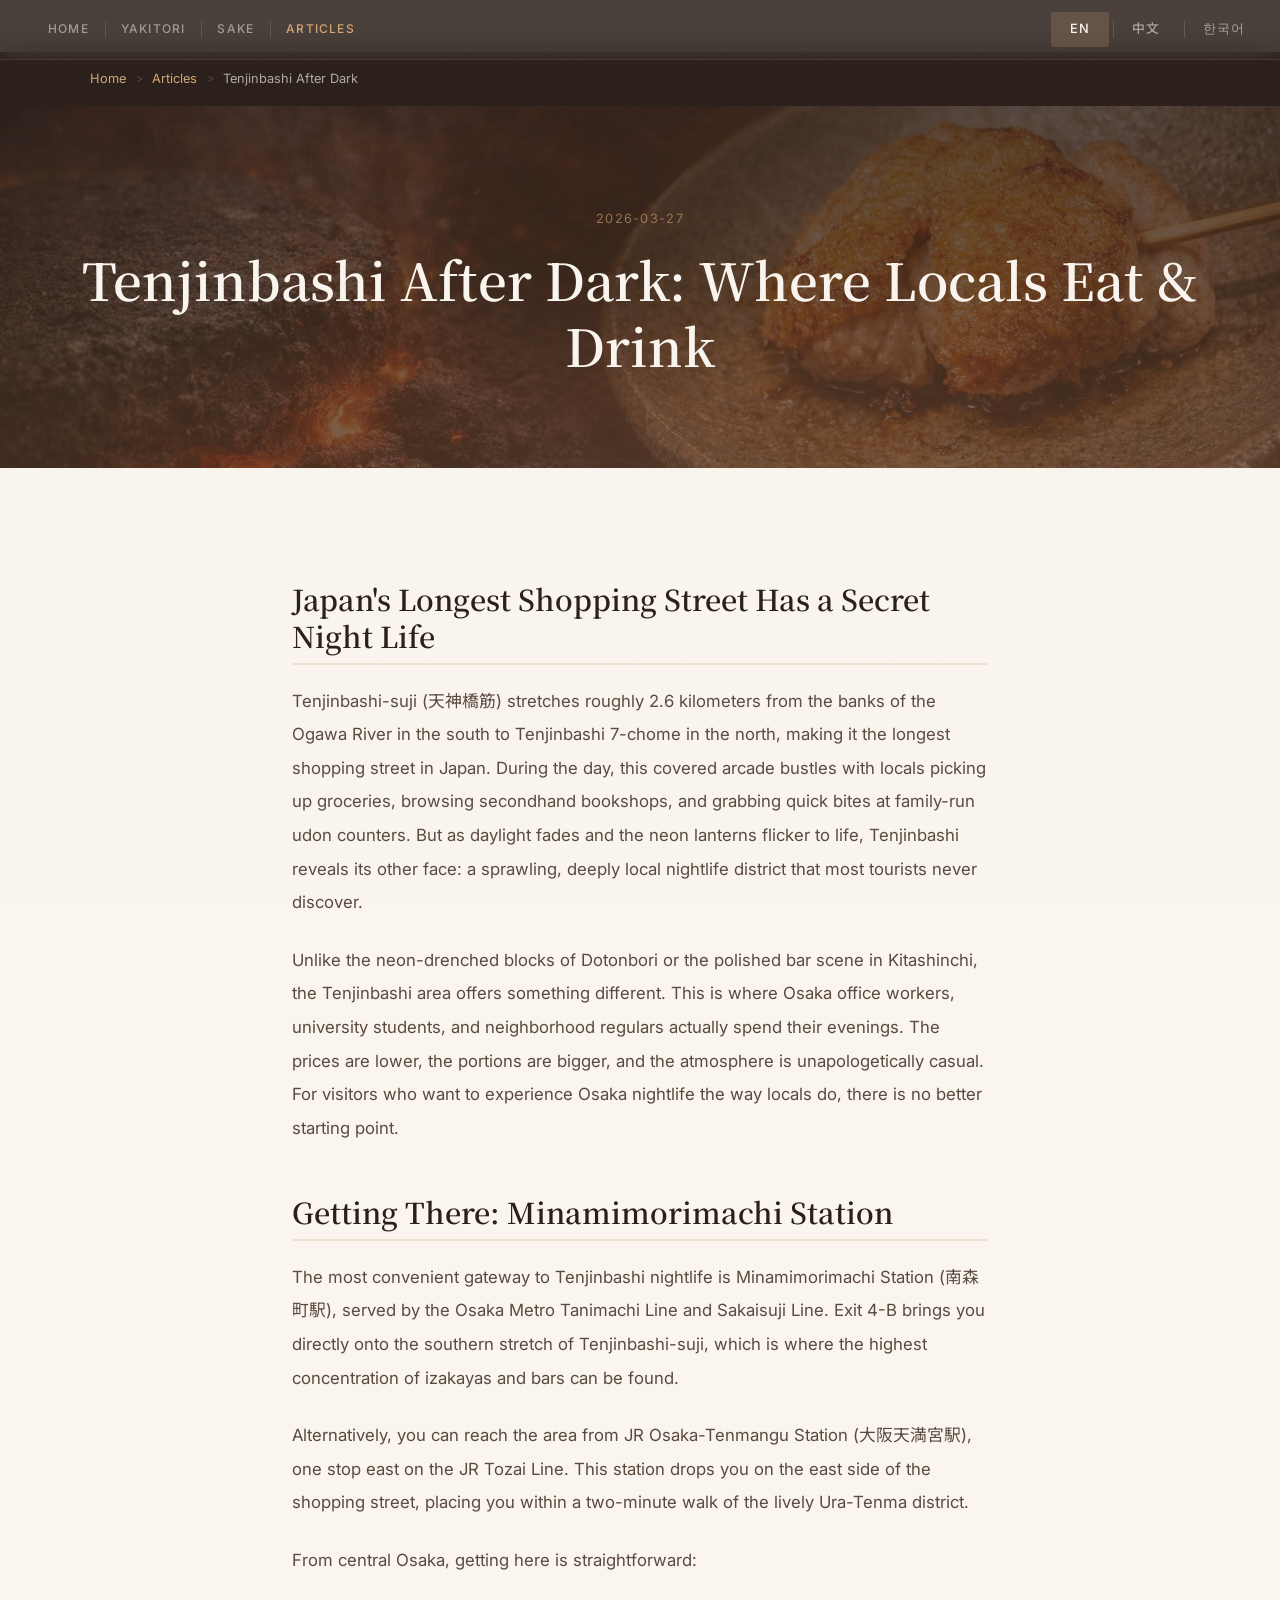
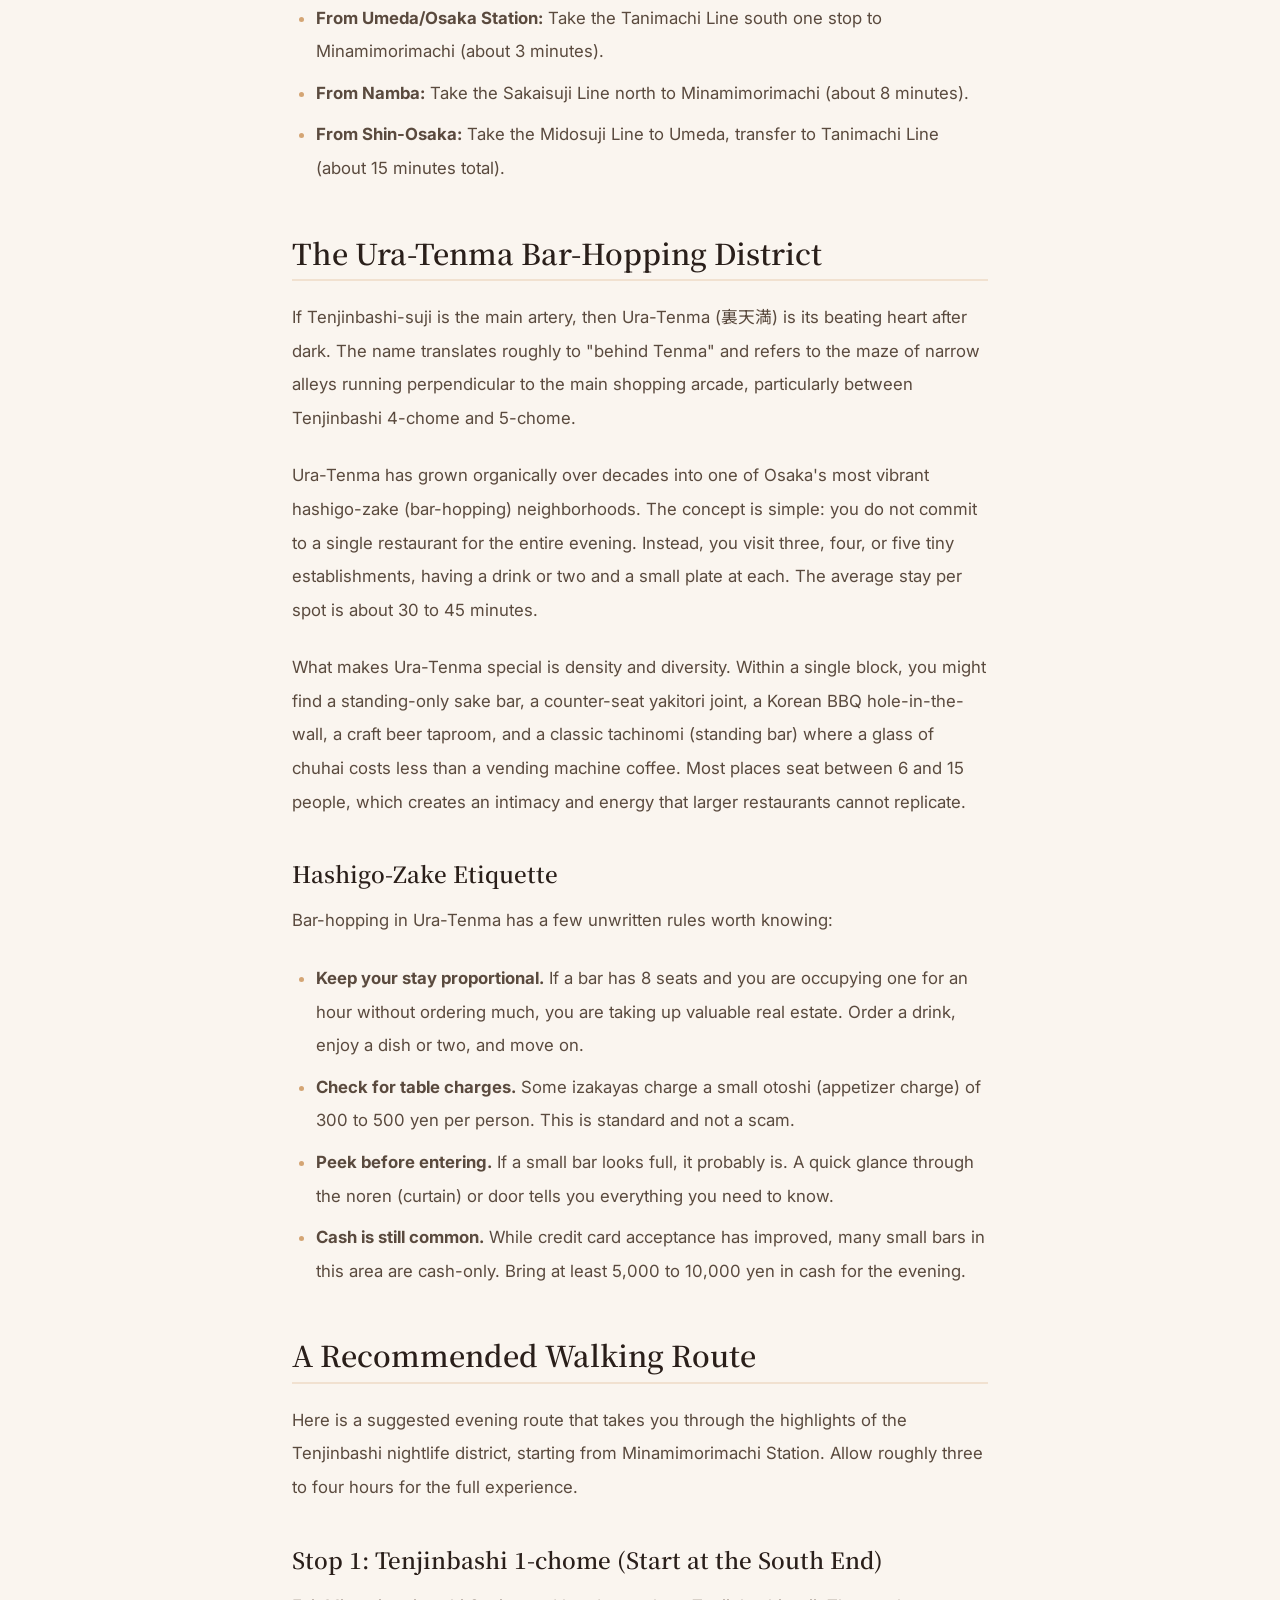
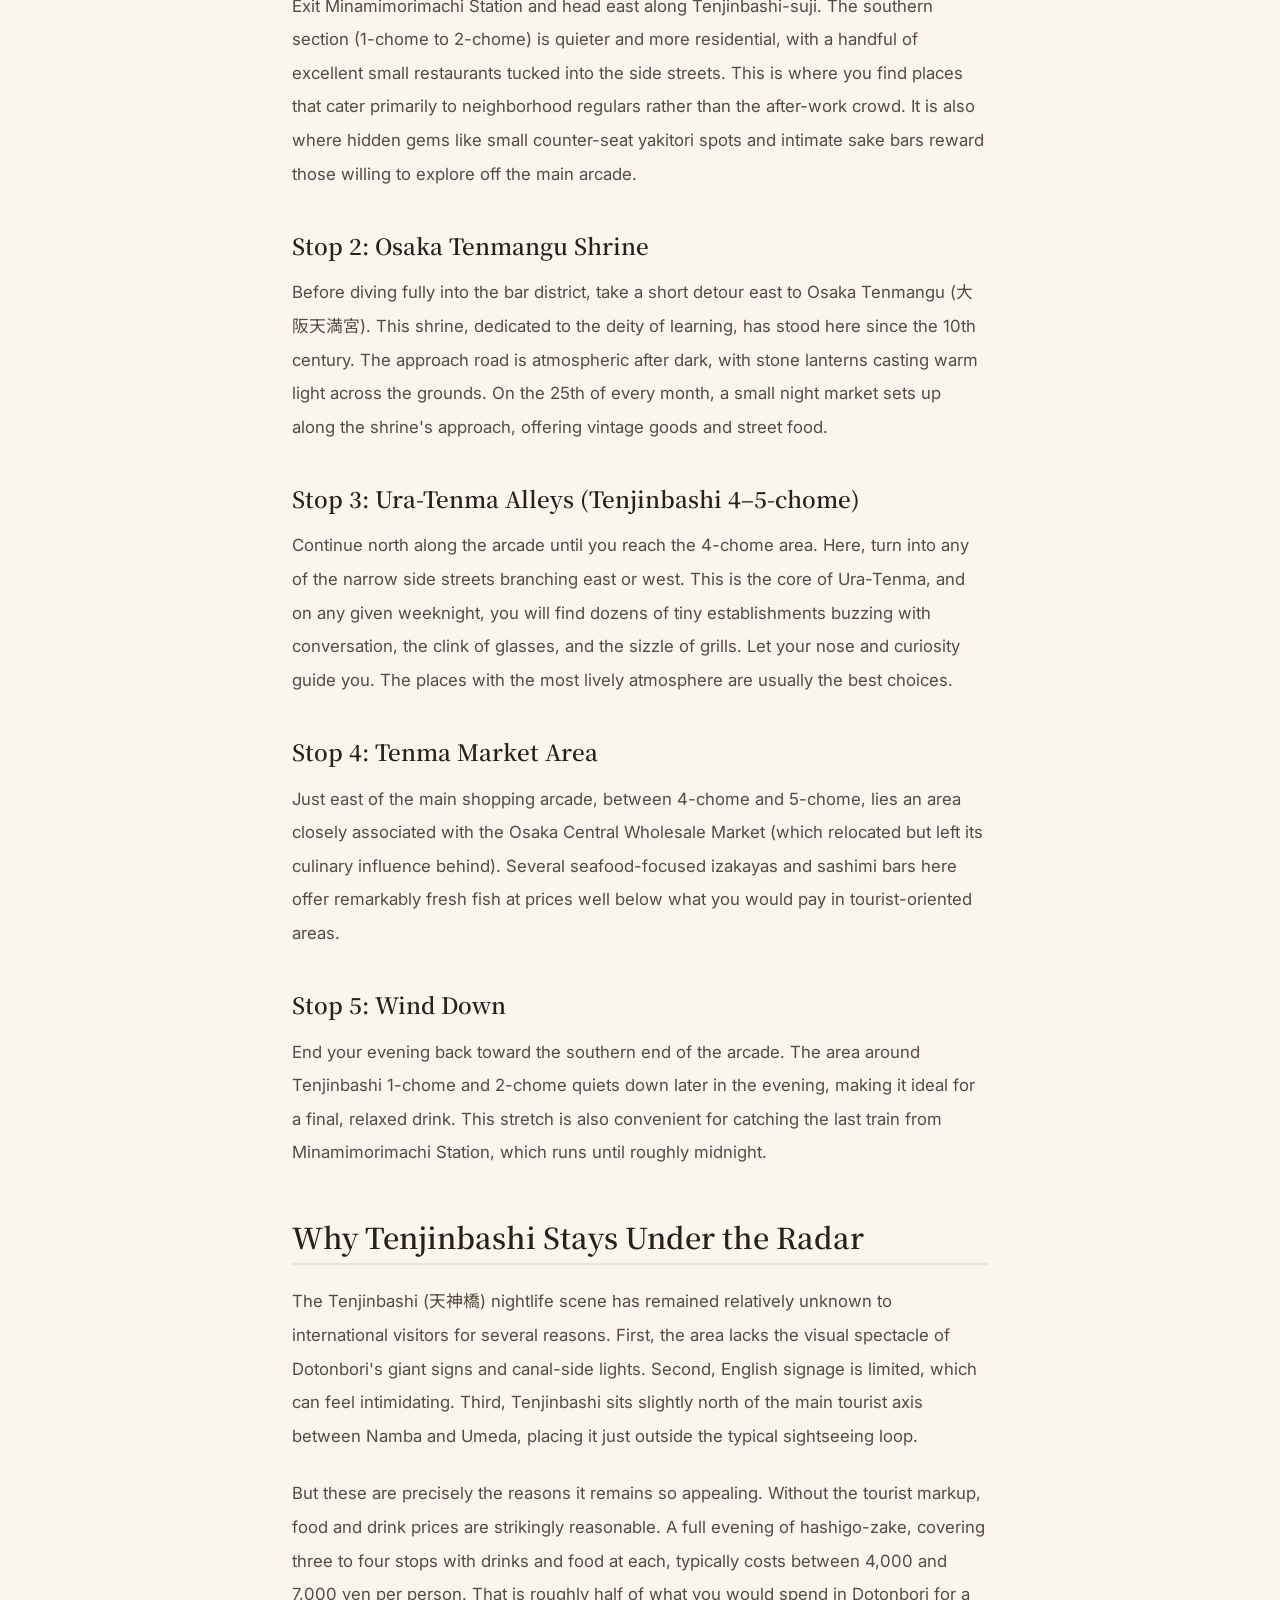
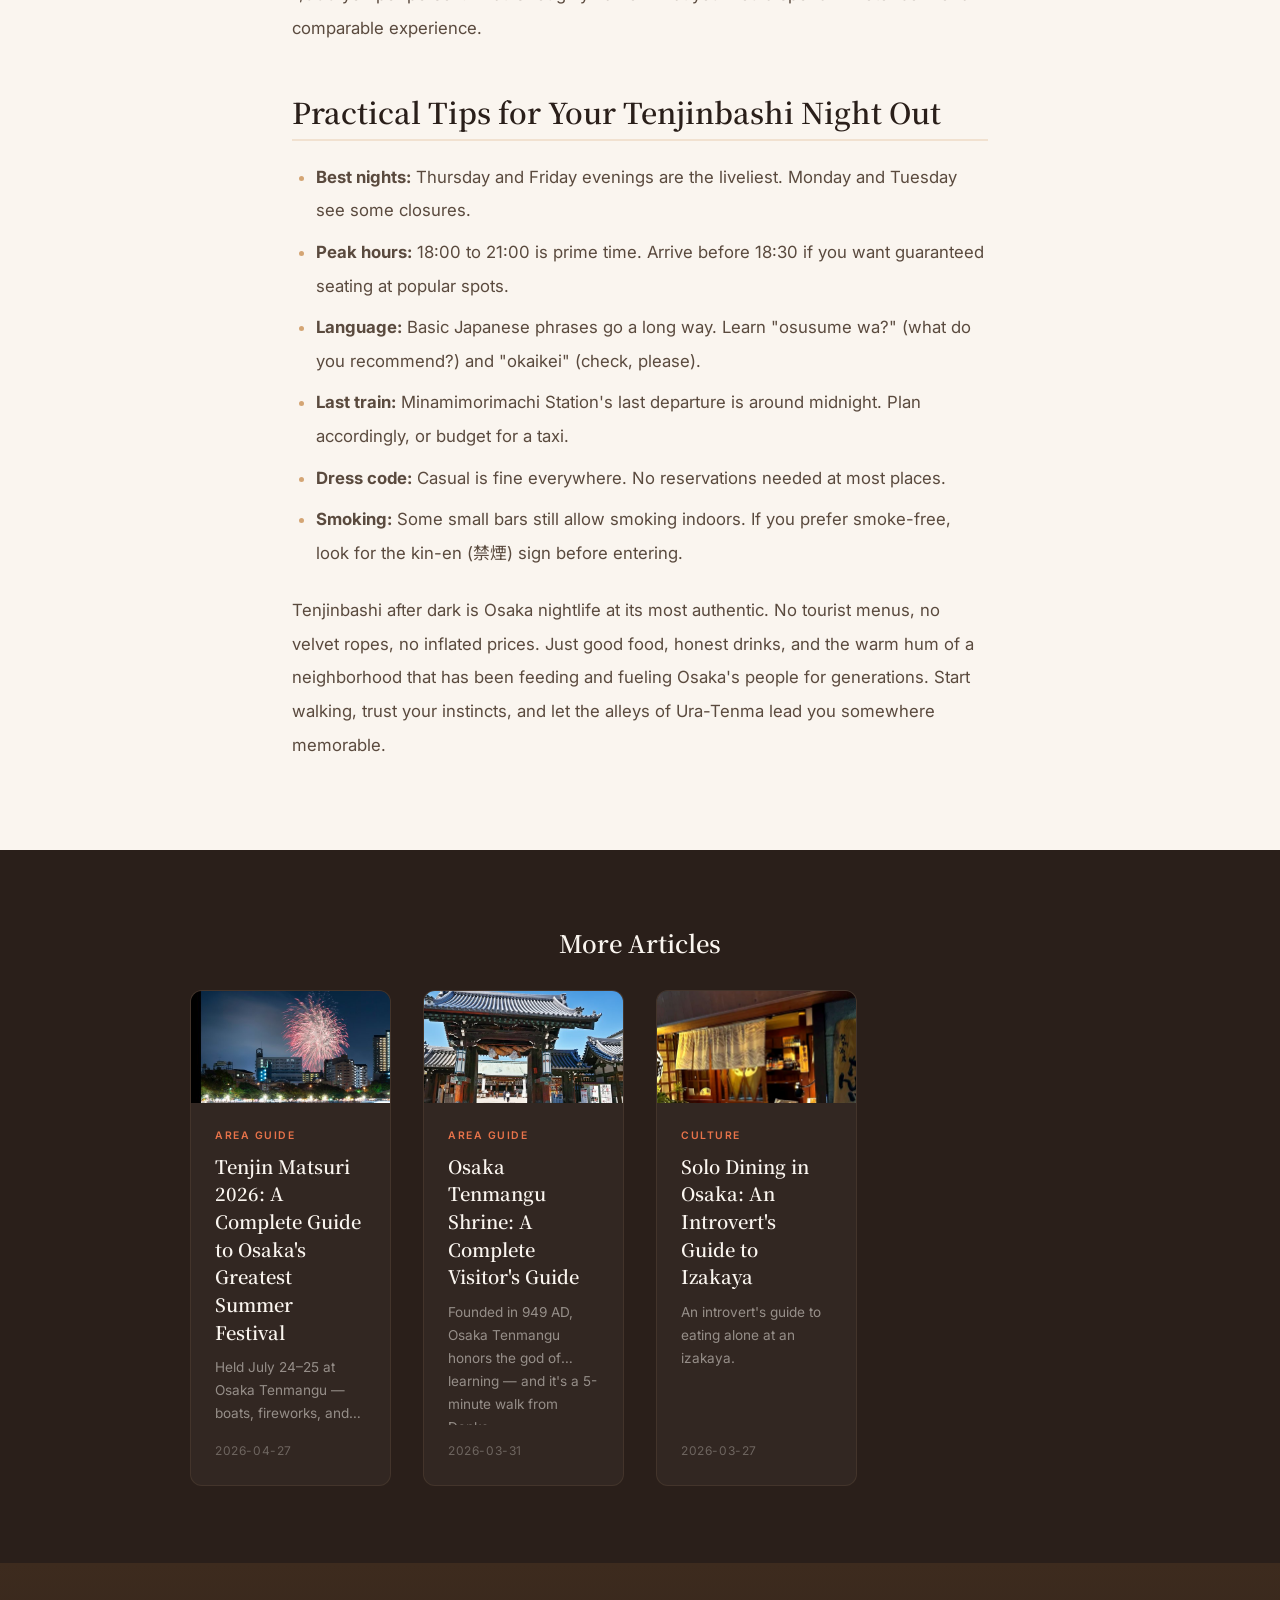
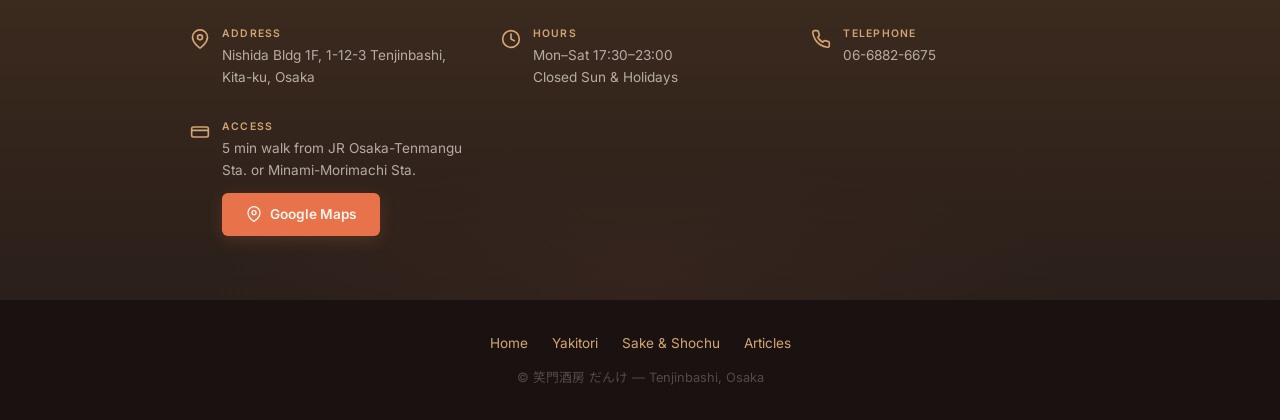
<file: articles/tenjinbashi-after-dark/index.html>
<!DOCTYPE html>
<html lang="en" prefix="og: http://ogp.me/ns#">
<head>
<meta charset="UTF-8">
<link rel="icon" href="/danke-lp/favicon.ico" sizes="32x32">
<link rel="icon" href="/danke-lp/favicon-192.png" sizes="192x192" type="image/png">
<link rel="apple-touch-icon" href="/danke-lp/apple-touch-icon.png">
<meta name="viewport" content="width=device-width, initial-scale=1.0">
<title>Tenjinbashi After Dark: Where Locals Eat &amp; Drink - Danke Izakaya | Osaka</title>
<meta name="description" content="Explore Tenjinbashi-suji at night: Japan's longest shopping street transforms into Osaka's best bar-hopping district. A local's guide to Ura-Tenma nightlife.">
<meta name="robots" content="index, follow">
<link rel="canonical" href="https://haute-manmoto.github.io/danke-lp/articles/tenjinbashi-after-dark/">

<!-- Open Graph -->
<meta property="og:title" content="Tenjinbashi After Dark - Danke Izakaya">
<meta property="og:description" content="Explore Tenjinbashi-suji at night: Japan's longest shopping street transforms into Osaka's best bar-hopping district. A local's guide to Ura-Tenma nightlife.">
<meta property="og:type" content="article">
<meta property="og:url" content="https://haute-manmoto.github.io/danke-lp/articles/tenjinbashi-after-dark/">
<meta property="og:image" content="https://haute-manmoto.github.io/danke-lp/images/hero-desktop.jpg">
<meta property="og:locale" content="en_US">
<meta property="og:locale:alternate" content="zh_CN">
<meta property="og:locale:alternate" content="ko_KR">
<meta property="og:site_name" content="笑門酒房 だんけ | Danke Izakaya">

<!-- Twitter Card -->
<meta name="twitter:card" content="summary_large_image">
<meta name="twitter:title" content="Tenjinbashi After Dark - Danke Izakaya">
<meta name="twitter:description" content="Explore Tenjinbashi-suji at night: Japan's longest shopping street transforms into Osaka's best bar-hopping district. A local's guide to Ura-Tenma nightlife.">
<meta name="twitter:image" content="https://haute-manmoto.github.io/danke-lp/images/hero-desktop.jpg">

<!-- Schema.org Article -->
<script type="application/ld+json">
{
  "@context": "https://schema.org",
  "@type": "Article",
  "headline": "Tenjinbashi After Dark: Where Locals Eat & Drink",
  "description": "Explore Tenjinbashi-suji at night: Japan's longest shopping street transforms into Osaka's best bar-hopping district. A local's guide to Ura-Tenma nightlife.",
  "image": "https://haute-manmoto.github.io/danke-lp/images/article-tenjinbashi.jpg",
  "datePublished": "2026-03-27",
  "author": {
    "@type": "Organization",
    "name": "Danke Izakaya"
  },
  "publisher": {
    "@type": "Organization",
    "name": "笑門酒房 だんけ",
    "url": "https://haute-manmoto.github.io/danke-lp/"
  }
}
</script>

<!-- Fonts & CSS -->
<link rel="preconnect" href="https://fonts.googleapis.com">
<link rel="preconnect" href="https://fonts.gstatic.com" crossorigin>
<link href="https://fonts.googleapis.com/css2?family=Inter:wght@400;500;600&family=Noto+Sans+JP:wght@400;500;700&family=Noto+Serif+JP:wght@400;600;700&display=swap" rel="stylesheet">
<link rel="stylesheet" href="../../css/style.css">
</head>

<body data-active-lang="en">

<!-- ===================== LANGUAGE SWITCHER & NAV ===================== -->
<nav class="lang-switcher" role="navigation" aria-label="Language and Navigation">
  <div class="site-nav">
    <a href="../../" class="site-nav__link">Home</a>
    <a href="../../menu/yakitori/" class="site-nav__link">
      <span data-lang="en">Yakitori</span>
      <span data-lang="zh">烤鸡串</span>
      <span data-lang="ko">야키토리</span>
    </a>
    <a href="../../menu/sake-shochu/" class="site-nav__link">
      <span data-lang="en">Sake</span>
      <span data-lang="zh">清酒</span>
      <span data-lang="ko">사케</span>
    </a>
    <a href="../" class="site-nav__link active">
      <span data-lang="en">Articles</span>
      <span data-lang="zh">文章</span>
      <span data-lang="ko">기사</span>
    </a>
  </div>
  <div>
    <button class="lang-btn active" data-switch-lang="en" aria-label="English">EN</button>
    <button class="lang-btn" data-switch-lang="zh" aria-label="Chinese">中文</button>
    <button class="lang-btn" data-switch-lang="ko" aria-label="Korean">한국어</button>
  </div>
</nav>

<!-- ===================== BREADCRUMB ===================== -->
<nav class="breadcrumb" aria-label="Breadcrumb">
  <ol>
    <li><a href="../../">Home</a></li>
    <li><a href="../">
      <span data-lang="en">Articles</span>
      <span data-lang="zh">文章</span>
      <span data-lang="ko">기사</span>
    </a></li>
    <li>
      <span class="current" data-lang="en">Tenjinbashi After Dark</span>
      <span class="current" data-lang="zh">天神桥之夜</span>
      <span class="current" data-lang="ko">텐진바시의 밤</span>
    </li>
  </ol>
</nav>

<!-- ===================== PAGE HEADER ===================== -->
<header class="page-header">
  <time datetime="2026-03-27" style="font-size:0.8rem; color:var(--amber); opacity:0.6; letter-spacing:0.1em; display:block; margin-bottom:1rem;">2026-03-27</time>
  <h1 class="reveal">
    <span data-lang="en">Tenjinbashi After Dark: Where Locals Eat &amp; Drink</span>
    <span data-lang="zh">天神桥之夜：当地人的美食地图</span>
    <span data-lang="ko">텐진바시의 밤: 현지인이 먹고 마시는 곳</span>
  </h1>
</header>

<!-- ===================== ARTICLE BODY ===================== -->
<article class="article-body">
  <!-- === ENGLISH === -->
  <div data-lang="en">
    <h2>Japan's Longest Shopping Street Has a Secret Night Life</h2>
    <p>Tenjinbashi-suji (天神橋筋) stretches roughly 2.6 kilometers from the banks of the Ogawa River in the south to Tenjinbashi 7-chome in the north, making it the longest shopping street in Japan. During the day, this covered arcade bustles with locals picking up groceries, browsing secondhand bookshops, and grabbing quick bites at family-run udon counters. But as daylight fades and the neon lanterns flicker to life, Tenjinbashi reveals its other face: a sprawling, deeply local nightlife district that most tourists never discover.</p>
    <p>Unlike the neon-drenched blocks of Dotonbori or the polished bar scene in Kitashinchi, the Tenjinbashi area offers something different. This is where Osaka office workers, university students, and neighborhood regulars actually spend their evenings. The prices are lower, the portions are bigger, and the atmosphere is unapologetically casual. For visitors who want to experience Osaka nightlife the way locals do, there is no better starting point.</p>

    <h2>Getting There: Minamimorimachi Station</h2>
    <p>The most convenient gateway to Tenjinbashi nightlife is Minamimorimachi Station (南森町駅), served by the Osaka Metro Tanimachi Line and Sakaisuji Line. Exit 4-B brings you directly onto the southern stretch of Tenjinbashi-suji, which is where the highest concentration of izakayas and bars can be found.</p>
    <p>Alternatively, you can reach the area from JR Osaka-Tenmangu Station (大阪天満宮駅), one stop east on the JR Tozai Line. This station drops you on the east side of the shopping street, placing you within a two-minute walk of the lively Ura-Tenma district.</p>
    <p>From central Osaka, getting here is straightforward:</p>
    <ul>
      <li><strong>From Umeda/Osaka Station:</strong> Take the Tanimachi Line south one stop to Minamimorimachi (about 3 minutes).</li>
      <li><strong>From Namba:</strong> Take the Sakaisuji Line north to Minamimorimachi (about 8 minutes).</li>
      <li><strong>From Shin-Osaka:</strong> Take the Midosuji Line to Umeda, transfer to Tanimachi Line (about 15 minutes total).</li>
    </ul>

    <h2>The Ura-Tenma Bar-Hopping District</h2>
    <p>If Tenjinbashi-suji is the main artery, then Ura-Tenma (裏天満) is its beating heart after dark. The name translates roughly to "behind Tenma" and refers to the maze of narrow alleys running perpendicular to the main shopping arcade, particularly between Tenjinbashi 4-chome and 5-chome.</p>
    <p>Ura-Tenma has grown organically over decades into one of Osaka's most vibrant hashigo-zake (bar-hopping) neighborhoods. The concept is simple: you do not commit to a single restaurant for the entire evening. Instead, you visit three, four, or five tiny establishments, having a drink or two and a small plate at each. The average stay per spot is about 30 to 45 minutes.</p>
    <p>What makes Ura-Tenma special is density and diversity. Within a single block, you might find a standing-only sake bar, a counter-seat yakitori joint, a Korean BBQ hole-in-the-wall, a craft beer taproom, and a classic tachinomi (standing bar) where a glass of chuhai costs less than a vending machine coffee. Most places seat between 6 and 15 people, which creates an intimacy and energy that larger restaurants cannot replicate.</p>

    <h3>Hashigo-Zake Etiquette</h3>
    <p>Bar-hopping in Ura-Tenma has a few unwritten rules worth knowing:</p>
    <ul>
      <li><strong>Keep your stay proportional.</strong> If a bar has 8 seats and you are occupying one for an hour without ordering much, you are taking up valuable real estate. Order a drink, enjoy a dish or two, and move on.</li>
      <li><strong>Check for table charges.</strong> Some izakayas charge a small otoshi (appetizer charge) of 300 to 500 yen per person. This is standard and not a scam.</li>
      <li><strong>Peek before entering.</strong> If a small bar looks full, it probably is. A quick glance through the noren (curtain) or door tells you everything you need to know.</li>
      <li><strong>Cash is still common.</strong> While credit card acceptance has improved, many small bars in this area are cash-only. Bring at least 5,000 to 10,000 yen in cash for the evening.</li>
    </ul>

    <h2>A Recommended Walking Route</h2>
    <p>Here is a suggested evening route that takes you through the highlights of the Tenjinbashi nightlife district, starting from Minamimorimachi Station. Allow roughly three to four hours for the full experience.</p>

    <h3>Stop 1: Tenjinbashi 1-chome (Start at the South End)</h3>
    <p>Exit Minamimorimachi Station and head east along Tenjinbashi-suji. The southern section (1-chome to 2-chome) is quieter and more residential, with a handful of excellent small restaurants tucked into the side streets. This is where you find places that cater primarily to neighborhood regulars rather than the after-work crowd. It is also where hidden gems like small counter-seat yakitori spots and intimate sake bars reward those willing to explore off the main arcade.</p>

    <h3>Stop 2: Osaka Tenmangu Shrine</h3>
    <p>Before diving fully into the bar district, take a short detour east to Osaka Tenmangu (大阪天満宮). This shrine, dedicated to the deity of learning, has stood here since the 10th century. The approach road is atmospheric after dark, with stone lanterns casting warm light across the grounds. On the 25th of every month, a small night market sets up along the shrine's approach, offering vintage goods and street food.</p>

    <h3>Stop 3: Ura-Tenma Alleys (Tenjinbashi 4–5-chome)</h3>
    <p>Continue north along the arcade until you reach the 4-chome area. Here, turn into any of the narrow side streets branching east or west. This is the core of Ura-Tenma, and on any given weeknight, you will find dozens of tiny establishments buzzing with conversation, the clink of glasses, and the sizzle of grills. Let your nose and curiosity guide you. The places with the most lively atmosphere are usually the best choices.</p>

    <h3>Stop 4: Tenma Market Area</h3>
    <p>Just east of the main shopping arcade, between 4-chome and 5-chome, lies an area closely associated with the Osaka Central Wholesale Market (which relocated but left its culinary influence behind). Several seafood-focused izakayas and sashimi bars here offer remarkably fresh fish at prices well below what you would pay in tourist-oriented areas.</p>

    <h3>Stop 5: Wind Down</h3>
    <p>End your evening back toward the southern end of the arcade. The area around Tenjinbashi 1-chome and 2-chome quiets down later in the evening, making it ideal for a final, relaxed drink. This stretch is also convenient for catching the last train from Minamimorimachi Station, which runs until roughly midnight.</p>

    <h2>Why Tenjinbashi Stays Under the Radar</h2>
    <p>The Tenjinbashi (天神橋) nightlife scene has remained relatively unknown to international visitors for several reasons. First, the area lacks the visual spectacle of Dotonbori's giant signs and canal-side lights. Second, English signage is limited, which can feel intimidating. Third, Tenjinbashi sits slightly north of the main tourist axis between Namba and Umeda, placing it just outside the typical sightseeing loop.</p>
    <p>But these are precisely the reasons it remains so appealing. Without the tourist markup, food and drink prices are strikingly reasonable. A full evening of hashigo-zake, covering three to four stops with drinks and food at each, typically costs between 4,000 and 7,000 yen per person. That is roughly half of what you would spend in Dotonbori for a comparable experience.</p>

    <h2>Practical Tips for Your Tenjinbashi Night Out</h2>
    <ul>
      <li><strong>Best nights:</strong> Thursday and Friday evenings are the liveliest. Monday and Tuesday see some closures.</li>
      <li><strong>Peak hours:</strong> 18:00 to 21:00 is prime time. Arrive before 18:30 if you want guaranteed seating at popular spots.</li>
      <li><strong>Language:</strong> Basic Japanese phrases go a long way. Learn "osusume wa?" (what do you recommend?) and "okaikei" (check, please).</li>
      <li><strong>Last train:</strong> Minamimorimachi Station's last departure is around midnight. Plan accordingly, or budget for a taxi.</li>
      <li><strong>Dress code:</strong> Casual is fine everywhere. No reservations needed at most places.</li>
      <li><strong>Smoking:</strong> Some small bars still allow smoking indoors. If you prefer smoke-free, look for the kin-en (禁煙) sign before entering.</li>
    </ul>
    <p>Tenjinbashi after dark is Osaka nightlife at its most authentic. No tourist menus, no velvet ropes, no inflated prices. Just good food, honest drinks, and the warm hum of a neighborhood that has been feeding and fueling Osaka's people for generations. Start walking, trust your instincts, and let the alleys of Ura-Tenma lead you somewhere memorable.</p>
  </div>

  <!-- === CHINESE === -->
  <div data-lang="zh">
    <h2>日本最长商店街隐藏的夜生活</h2>
    <p>天神桥筋（天神橋筋）从南端小川河畔延伸到北端天神桥7丁目，全长约2.6公里，是日本最长的商店街。白天，这条有顶棚的商业街熙熙攘攘，当地人在这里采购食材、逛二手书店、在家庭经营的乌冬面店匆匆用餐。但当夕阳西下，霓虹灯笼次第亮起时，天神桥露出了它的另一面：一个广阔的、深入当地的夜生活区，大多数游客从未发现。</p>
    <p>与道顿堀的霓虹灯海或北新地精致的酒吧不同，天神桥地区提供了完全不同的体验。这里是大阪上班族、大学生和社区常客实际度过晚间时光的地方。价格更低，分量更大，气氛毫不做作的休闲。对于想要像当地人一样体验大阪夜生活的游客来说，这里是最好的起点。</p>

    <h2>到达方式：南森町站</h2>
    <p>进入天神桥夜生活的最便捷入口是南森町站（南森町駅），大阪地铁谷町线和�的筋线都经过此站。从4-B出口出来，直接到达天神桥筋的南段，这里有最密集的居酒屋和酒吧。</p>
    <p>另外，你也可以从JR大阪天满宫站（大阪天満宮駅）到达，这是JR东西线上的一站。这个车站将你放在商店街的东侧，步行两分钟即可到达热闹的�的天满地区。</p>
    <p>从大阪市中心出发非常方便：</p>
    <ul>
      <li><strong>从梅田/大阪站：</strong>乘坐谷町线南行一站到南森町（约3分钟）。</li>
      <li><strong>从难波：</strong>乘坐堺筋线北行到南森町（约8分钟）。</li>
      <li><strong>从新大阪：</strong>乘坐御堂筋线到梅田，换乘谷町线（总共约15分钟）。</li>
    </ul>

    <h2>裏天满酒吧跳街区</h2>
    <p>如果天神桥筋是主动脉，那么裏天满（裏天満）就是天黑后的跳动心脏。这个名字大致翻译为"天满背后"，指的是从主商业街垂直延伸出来的迷宫般的窄巷，特别是在天神桥4丁目到5丁目之间。</p>
    <p>裏天满在数十年间有机地发展成为大阪最有活力的梯子酒（hashigo-zake，跳酒吧）街区之一。概念很简单：你不需要在一家餐厅待上整个晚上。相反，你走访三家、四家或五家小店，在每家喝一两杯酒，吃一小盘菜。每个地方的平均停留时间约为30到45分钟。</p>
    <p>裏天满的特别之处在于密度和多样性。在一个街区内，你可能会发现一家只能站着喝的清酒吧、一家吧台座位的烤鸡串店、一家韩式烤肉小店、一家精酿啤酒吧，以及一家经典的立饮店，那里一杯酎ハイ的价格比自动售货机的咖啡还便宜。大多数店铺只能容纳6到15人，这创造了大型餐厅无法复制的亲密感和活力。</p>

    <h3>梯子酒礼仪</h3>
    <p>在裏天满跳酒吧有一些值得了解的不成文规则：</p>
    <ul>
      <li><strong>停留时间要适当。</strong>如果一家酒吧只有8个座位，你占用一个位子一小时却没怎么点单，那你就占用了宝贵的位置。点一杯酒，享受一两道菜，然后继续前进。</li>
      <li><strong>了解桌费。</strong>一些居酒屋会收取每人300到500日元的小额お通し（开胃小菜费）。这是标准做法，不是欺诈。</li>
      <li><strong>进店前看一看。</strong>如果一家小酒吧看起来满了，那它可能就是满了。快速透过暖帘或门看一眼就能知道一切。</li>
      <li><strong>现金仍然常用。</strong>虽然信用卡接受度有所提高，但这个地区的许多小酒吧仍然只收现金。晚上至少带5,000到10,000日元现金。</li>
    </ul>

    <h2>推荐步行路线</h2>
    <p>以下是从南森町站出发的建议晚间路线，带你穿越天神桥夜生活区的精华。预留大约三到四个小时享受完整体验。</p>

    <h3>第1站：天神桥1丁目（从南端开始）</h3>
    <p>从南森町站出来，沿天神桥筋向东走。南段（1丁目到2丁目）更安静、更有住宅区氛围，在侧巷里藏着几家出色的小餐厅。这里的店铺主要服务于社区常客而非下班后的人群。在这里，愿意偏离主商业街探索的人会发现隐藏的宝石，比如小型吧台式烤鸡串店和私密的清酒吧。</p>

    <h3>第2站：大阪天满宫神社</h3>
    <p>在完全投入酒吧区之前，向东绕个小路去大阪天满宫（大阪天満宮）。这座供奉学问之神的神社自10世纪以来一直矗立于此。天黑后的参道氛围十足，石灯笼在境内投射出温暖的光芒。每月25日，沿着神社参道会设立小型夜市，出售古董物品和街头小吃。</p>

    <h3>第3站：裏天满巷弄（天神桥4-5丁目）</h3>
    <p>沿商业街继续向北走到4丁目区域。在这里，转入任何一条向东或向西分岔的窄巷。这是裏天满的核心，在任何一个工作日晚上，你都会发现数十家小店嗡嗡作响着交谈声、碰杯声和烤架的滋滋声。让你的鼻子和好奇心引导你。氛围最热闹的地方通常是最好的选择。</p>

    <h3>第4站：天满市场区域</h3>
    <p>在主商业街东侧，4丁目和5丁目之间，有一个与大阪中央批发市场密切相关的区域（市场已搬迁但留下了其烹饪影响）。这里有几家以海鲜为主的居酒屋和刺身吧，提供的鲜鱼新鲜程度令人惊叹，价格远低于游客集中区域。</p>

    <h3>第5站：收尾</h3>
    <p>将晚间收尾回到商业街的南端。天神桥1丁目和2丁目周围的区域在晚间较晚时段安静下来，非常适合最后一杯轻松的饮品。这段路程也方便你赶上南森町站的末班车，大约运营到午夜。</p>

    <h2>天神桥为何保持低调</h2>
    <p>天神桥（天神橋）的夜生活场景对国际游客来说依然相对陌生，原因有几个。首先，这个区域缺少道顿堀巨型招牌和运河灯光的视觉奇观。其次，英文标识有限，可能让人感到望而却步。第三，天神桥位于难波到梅田主要旅游轴线的稍北方，恰好在典型的观光路线之外。</p>
    <p>但这些恰恰是它如此吸引人的原因。没有旅游溢价，食物和饮品的价格令人惊喜地合理。一整晚的梯子酒，包括三到四站，每站都有饮品和食物，通常每人花费在4,000到7,000日元之间。这大约是在道顿堀获得同等体验所需花费的一半。</p>

    <h2>天神桥夜游实用建议</h2>
    <ul>
      <li><strong>最佳夜晚：</strong>周四和周五晚上最热闹。周一和周二部分店铺休息。</li>
      <li><strong>高峰时段：</strong>18:00到21:00是黄金时间。如果想在热门店铺确保有座位，请在18:30之前到达。</li>
      <li><strong>语言：</strong>基本的日语短语大有帮助。学会"おすすめは？"（有什么推荐的？）和"お会計"（买单）。</li>
      <li><strong>末班车：</strong>南森町站的最后一班发车大约在午夜。做好相应计划，或者预留出租车费用。</li>
      <li><strong>着装：</strong>到处都是休闲装就好。大多数地方不需要预约。</li>
      <li><strong>吸烟：</strong>一些小酒吧仍然允许室内吸烟。如果你偏好无烟环境，进店前请留意禁烟（禁煙）标识。</li>
    </ul>
    <p>天黑后的天神桥是最地道的大阪夜生活。没有旅游菜单，没有天鹅绒绳索，没有虚高的价格。只有好食物、真诚的饮品，以及一个世世代代养育和滋养大阪人的社区温暖的嗡嗡声。开始行走，相信你的直觉，让裏天满的巷弄带你到一个难忘的地方。</p>
  </div>

  <!-- === KOREAN === -->
  <div data-lang="ko">
    <h2>일본에서 가장 긴 상점가의 비밀 나이트라이프</h2>
    <p>텐진바시스지(天神橋筋)는 남쪽 오가와 강변에서 북쪽 텐진바시 7초메까지 약 2.6km에 걸쳐 있어 일본에서 가장 긴 상점가입니다. 낮에는 이 지붕 있는 아케이드에서 현지인들이 식료품을 사고, 중고 서점을 둘러보며, 가족 운영 우동집에서 간단한 식사를 합니다. 하지만 해가 지고 네온 등불이 하나둘 켜지면, 텐진바시는 또 다른 얼굴을 드러냅니다: 대부분의 관광객이 결코 발견하지 못하는 광활하고 깊은 로컬 나이트라이프 지구입니다.</p>
    <p>도톤보리의 네온 빛 거리나 키타신치의 세련된 바 씬과 달리, 텐진바시 지역은 다른 무언가를 제공합니다. 이곳은 오사카 직장인, 대학생, 동네 단골들이 실제로 저녁 시간을 보내는 곳입니다. 가격은 더 낮고, 양은 더 많으며, 분위기는 솔직하게 캐주얼합니다. 현지인처럼 오사카 나이트라이프를 경험하고 싶은 방문객에게 이보다 좋은 출발점은 없습니다.</p>

    <h2>가는 방법: 미나미모리마치역</h2>
    <p>텐진바시 나이트라이프의 가장 편리한 관문은 미나미모리마치역(南森町駅)으로, 오사카 메트로 타니마치선과 사카이스지선이 지나갑니다. 4-B 출구로 나오면 텐진바시스지의 남쪽 구간에 바로 도착하며, 이곳에 이자카야와 바가 가장 밀집해 있습니다.</p>
    <p>또는 JR 오사카텐만구역(大阪天満宮駅)에서도 올 수 있습니다. JR 도자이선에서 한 정거장 동쪽에 있으며, 이 역에서 내리면 활기찬 우라텐마 지구까지 도보 2분 거리입니다.</p>
    <p>오사카 중심부에서 오는 방법은 간단합니다:</p>
    <ul>
      <li><strong>우메다/오사카역에서:</strong> 타니마치선을 타고 남쪽으로 한 정거장 가면 미나미모리마치(약 3분).</li>
      <li><strong>난바에서:</strong> 사카이스지선을 타고 북쪽으로 미나미모리마치까지(약 8분).</li>
      <li><strong>신오사카에서:</strong> 미도스지선으로 우메다까지 간 후 타니마치선으로 환승(총 약 15분).</li>
    </ul>

    <h2>우라텐마 바 호핑 지구</h2>
    <p>텐진바시스지가 주 동맥이라면, 우라텐마(裏天満)는 어둠이 내린 후의 심장입니다. 이름은 대략 "텐마 뒤편"으로 번역되며, 메인 상점 아케이드에서 수직으로 뻗어나가는 미로 같은 좁은 골목들, 특히 텐진바시 4초메와 5초메 사이를 가리킵니다.</p>
    <p>우라텐마는 수십 년에 걸쳐 유기적으로 오사카에서 가장 활기 넘치는 하시고자케(梯子酒, 바 호핑) 동네 중 하나로 성장했습니다. 개념은 간단합니다: 저녁 내내 한 식당에만 앉아 있지 않습니다. 대신 세 곳, 네 곳, 다섯 곳의 작은 가게를 방문하며 각각에서 한두 잔과 작은 안주를 즐깁니다. 한 곳당 평균 체류 시간은 약 30~45분입니다.</p>
    <p>우라텐마를 특별하게 만드는 것은 밀도와 다양성입니다. 한 블록 안에서 스탠딩 전용 사케 바, 카운터석 야키토리 가게, 한국식 BBQ 작은 식당, 크래프트 맥주 탭룸, 그리고 츄하이 한 잔이 자판기 커피보다 싼 클래식 다치노미(스탠딩 바)를 발견할 수 있습니다. 대부분의 가게는 6~15명을 수용하며, 이것이 큰 레스토랑이 복제할 수 없는 친밀감과 에너지를 만들어냅니다.</p>

    <h3>하시고자케 에티켓</h3>
    <p>우라텐마에서 바 호핑을 할 때 알아두면 좋은 몇 가지 불문율이 있습니다:</p>
    <ul>
      <li><strong>체류 시간을 적절히 하세요.</strong> 8석짜리 바에서 별로 주문하지 않으면서 한 시간 동안 자리를 차지하고 있다면, 소중한 공간을 점유하는 것입니다. 음료를 주문하고, 한두 가지 요리를 즐기고, 이동하세요.</li>
      <li><strong>테이블 차지를 확인하세요.</strong> 일부 이자카야는 1인당 300~500엔의 소액 오토시(안주 차지)를 부과합니다. 이것은 표준 관행이지 사기가 아닙니다.</li>
      <li><strong>들어가기 전에 살펴보세요.</strong> 작은 바가 가득 차 보인다면 아마 가득 찬 것입니다. 노렌(커튼)이나 문 너머로 빠르게 들여다보면 모든 것을 알 수 있습니다.</li>
      <li><strong>현금이 여전히 일반적입니다.</strong> 신용카드 수용이 개선되었지만, 이 지역의 많은 작은 바는 여전히 현금만 받습니다. 저녁에 최소 5,000~10,000엔의 현금을 가져가세요.</li>
    </ul>

    <h2>추천 도보 코스</h2>
    <p>미나미모리마치역에서 시작하여 텐진바시 나이트라이프 지구의 하이라이트를 둘러보는 추천 저녁 코스입니다. 전체 경험에 약 3~4시간을 예상하세요.</p>

    <h3>1번 정류장: 텐진바시 1초메 (남쪽 끝에서 시작)</h3>
    <p>미나미모리마치역에서 나와 텐진바시스지를 따라 동쪽으로 향합니다. 남쪽 구간(1초메~2초메)은 더 조용하고 주거지 느낌이 나며, 골목에 몇몇 뛰어난 소규모 식당이 숨어 있습니다. 여기의 가게들은 퇴근 인파보다는 주로 동네 단골들을 상대합니다. 메인 아케이드에서 벗어나 탐험할 의지가 있는 사람들에게 작은 카운터석 야키토리 가게와 아늑한 사케 바 같은 숨겨진 보석이 보답합니다.</p>

    <h3>2번 정류장: 오사카 텐만구 신사</h3>
    <p>본격적으로 바 지구에 뛰어들기 전에, 동쪽으로 짧은 우회를 해서 오사카 텐만구(大阪天満宮)를 방문하세요. 학문의 신을 모신 이 신사는 10세기부터 이곳에 서 있었습니다. 어두워진 후의 참배길은 분위기가 있으며, 돌등롱이 경내에 따뜻한 빛을 드리웁니다. 매월 25일에는 신사 참배길을 따라 작은 야시장이 열리며 빈티지 물건과 길거리 음식을 판매합니다.</p>

    <h3>3번 정류장: 우라텐마 골목 (텐진바시 4~5초메)</h3>
    <p>아케이드를 따라 북쪽으로 계속 가다가 4초메 지역에 도달합니다. 여기서 동쪽이나 서쪽으로 갈라지는 좁은 골목으로 들어가세요. 이곳이 우라텐마의 핵심이며, 평일 밤이든 관계없이 수십 개의 작은 가게에서 대화, 잔 부딪치는 소리, 그릴 지글거리는 소리가 넘쳐납니다. 코와 호기심을 따라가세요. 가장 활기찬 분위기의 곳이 보통 최고의 선택입니다.</p>

    <h3>4번 정류장: 텐마 시장 지역</h3>
    <p>메인 상점 아케이드의 동쪽, 4초메와 5초메 사이에 오사카 중앙 도매 시장(이전했지만 요리적 영향은 남김)과 밀접하게 연관된 지역이 있습니다. 이곳의 여러 해산물 중심 이자카야와 사시미 바에서는 놀라울 정도로 신선한 생선을 관광지보다 훨씬 저렴한 가격에 제공합니다.</p>

    <h3>5번 정류장: 마무리</h3>
    <p>저녁을 아케이드 남쪽 끝으로 돌아가며 마무리하세요. 텐진바시 1초메와 2초메 주변은 늦은 저녁에 조용해져서 마지막 여유로운 한 잔에 이상적입니다. 이 구간은 또한 대략 자정까지 운행하는 미나미모리마치역의 막차를 잡기에도 편리합니다.</p>

    <h2>텐진바시가 레이더 밖에 머무는 이유</h2>
    <p>텐진바시(天神橋)의 나이트라이프 씬은 여러 이유로 국제 방문객에게 상대적으로 알려지지 않은 채 남아 있습니다. 첫째, 이 지역은 도톤보리의 거대한 간판과 운하변 조명 같은 시각적 볼거리가 부족합니다. 둘째, 영어 안내판이 제한적이어서 위축감을 줄 수 있습니다. 셋째, 텐진바시는 난바와 우메다 사이의 주요 관광 축에서 약간 북쪽에 위치하여 전형적인 관광 루프 바로 바깥에 놓여 있습니다.</p>
    <p>하지만 이것이 바로 여전히 매력적인 이유입니다. 관광 프리미엄 없이 음식과 음료 가격이 놀랍도록 합리적입니다. 3~4곳을 방문하며 각각에서 음료와 음식을 즐기는 하시고자케 한 저녁에 보통 1인당 4,000~7,000엔이 듭니다. 이것은 도톤보리에서 비슷한 경험을 위해 쓸 금액의 대략 절반입니다.</p>

    <h2>텐진바시 밤 외출 실용적 팁</h2>
    <ul>
      <li><strong>최고의 밤:</strong> 목요일과 금요일 저녁이 가장 활기찹니다. 월요일과 화요일은 일부 휴무가 있습니다.</li>
      <li><strong>피크 시간:</strong> 18:00~21:00이 프라임 타임입니다. 인기 있는 곳에서 확실한 좌석을 원한다면 18:30 전에 도착하세요.</li>
      <li><strong>언어:</strong> 기본적인 일본어 표현이 큰 도움이 됩니다. "오스스메와?(추천은 뭐예요?)"와 "오카이케이(계산 부탁합니다)"를 배우세요.</li>
      <li><strong>막차:</strong> 미나미모리마치역의 마지막 출발은 자정 무렵입니다. 그에 맞게 계획을 세우거나 택시비를 예산에 넣으세요.</li>
      <li><strong>드레스 코드:</strong> 어디서나 캐주얼이 좋습니다. 대부분의 곳에서 예약이 필요 없습니다.</li>
      <li><strong>흡연:</strong> 일부 작은 바는 여전히 실내 흡연을 허용합니다. 금연을 선호한다면 들어가기 전에 금연(禁煙) 표시를 확인하세요.</li>
    </ul>
    <p>어둠이 내린 텐진바시는 가장 진정한 오사카 나이트라이프입니다. 관광 메뉴 없고, 벨벳 로프 없고, 부풀린 가격 없습니다. 그저 좋은 음식, 정직한 음료, 그리고 세대를 거쳐 오사카 사람들을 먹이고 활력을 불어넣어 온 동네의 따뜻한 웅성거림뿐입니다. 걷기 시작하고, 직감을 믿으며, 우라텐마의 골목이 당신을 기억에 남는 곳으로 이끌도록 하세요.</p>
  </div>
</article>

<!-- ===================== RELATED ARTICLES ===================== -->
<section style="background:var(--dark); padding:clamp(3rem,6vw,5rem) clamp(1rem,4vw,2rem);">
  <div style="max-width:900px; margin:0 auto;">
    <h2 style="color:var(--light); text-align:center; margin-bottom:2rem; font-family:var(--font-heading);">
      <span data-lang="en">More Articles</span>
      <span data-lang="zh">更多文章</span>
      <span data-lang="ko">더 많은 기사</span>
    </h2>
    <div class="articles-grid" style="padding:0;">
<!-- RELATED_START -->
      <a href="../tenjin-matsuri-guide/" class="article-card reveal" style="text-decoration:none;">
        <div class="article-card-thumb">
          <img src="../../images/article-tenjin-matsuri.jpg" alt="Tenjin Matsuri 2026: A Complete Guide to Osaka's Greatest Summer Festival" loading="lazy">
        </div>
        <div class="article-card-body">
          <span class="article-card-tag">
            <span data-lang="en">Area Guide</span>
            <span data-lang="zh">地区指南</span>
            <span data-lang="ko">지역 가이드</span>
          </span>
          <h3 class="article-card-title">
            <span data-lang="en">Tenjin Matsuri 2026: A Complete Guide to Osaka's Greatest Summer Festival</span>
            <span data-lang="zh">天神祭 2026：大阪夏季最盛大祭典完全指南</span>
            <span data-lang="ko">텐진 마쓰리 2026: 오사카 최대 여름 축제 완벽 가이드</span>
          </h3>
          <p class="article-card-excerpt">
            <span data-lang="en">Held July 24–25 at Osaka Tenmangu — boats, fireworks, and 1,000 years of history, just 5 minutes from Danke.</span>
            <span data-lang="zh">7月24日至25日在大阪天满宫举行——船渡御、烟花、千年传承，距离だんけ仅5分钟。</span>
            <span data-lang="ko">7월 24~25일 오사카 덴만구에서 열리는 — 선상 행렬, 불꽃놀이, 1,000년 역사. だんけ에서 도보 5분.</span>
          </p>
          <time class="article-card-date" datetime="2026-04-27">2026-04-27</time>
        </div>
      </a>
      <a href="../osaka-tenmangu-guide/" class="article-card reveal" style="text-decoration:none;">
        <div class="article-card-thumb">
          <img src="../../images/article-tenmangu.jpg" alt="Osaka Tenmangu Shrine: A Complete Visitor's Guide" loading="lazy">
        </div>
        <div class="article-card-body">
          <span class="article-card-tag">
            <span data-lang="en">Area Guide</span>
            <span data-lang="zh">地区指南</span>
            <span data-lang="ko">지역 가이드</span>
          </span>
          <h3 class="article-card-title">
            <span data-lang="en">Osaka Tenmangu Shrine: A Complete Visitor's Guide</span>
            <span data-lang="zh">大阪天满宫：完整参观指南</span>
            <span data-lang="ko">오사카 덴만구: 완벽한 방문 가이드</span>
          </h3>
          <p class="article-card-excerpt">
            <span data-lang="en">Founded in 949 AD, Osaka Tenmangu honors the god of learning — and it's a 5-minute walk from Danke.</span>
            <span data-lang="zh">建于公元949年的大阪天满宫供奉学问之神，距离だんけ仅5分钟步程。</span>
            <span data-lang="ko">949년에 창건된 오사카 덴만구는 학문의 신을 모시며, だんけ에서 도보 5분 거리입니다.</span>
          </p>
          <time class="article-card-date" datetime="2026-03-31">2026-03-31</time>
        </div>
      </a>
      <a href="../solo-dining-osaka/" class="article-card reveal" style="text-decoration:none;">
        <div class="article-card-thumb">
          <img src="../../images/article-solo-dining-new.jpg" alt="Solo Dining in Osaka: An Introvert's Guide to Izakaya" loading="lazy">
        </div>
        <div class="article-card-body">
          <span class="article-card-tag">
            <span data-lang="en">Culture</span>
            <span data-lang="zh">文化</span>
            <span data-lang="ko">문화</span>
          </span>
          <h3 class="article-card-title">
            <span data-lang="en">Solo Dining in Osaka: An Introvert's Guide to Izakaya</span>
            <span data-lang="zh">大阪一人食：内向者的居酒屋指南</span>
            <span data-lang="ko">오사카 혼밥: 내향인을 위한 이자카야 가이드</span>
          </h3>
          <p class="article-card-excerpt">
            <span data-lang="en">An introvert's guide to eating alone at an izakaya.</span>
            <span data-lang="zh">内向者的居酒屋一人食指南。</span>
            <span data-lang="ko">내향인을 위한 이자카야 혼밥 가이드.</span>
          </p>
          <time class="article-card-date" datetime="2026-03-27">2026-03-27</time>
        </div>
      </a>
<!-- RELATED_END -->
    </div>
  </div>
</section>
<!-- ===================== STORE INFO COMPACT ===================== -->
<section class="store-info-compact">
  <div class="store-info-compact-inner">
    <div class="store-info-compact-item">
      <svg class="compact-icon" viewBox="0 0 24 24" fill="none" stroke="currentColor" stroke-width="2" stroke-linecap="round" stroke-linejoin="round" aria-hidden="true">
        <path d="M21 10c0 7-9 13-9 13s-9-6-9-13a9 9 0 0 1 18 0z"/>
        <circle cx="12" cy="10" r="3"/>
      </svg>
      <div>
        <h4>
          <span data-lang="en">Address</span>
          <span data-lang="zh">地址</span>
          <span data-lang="ko">주소</span>
        </h4>
        <p>
          <span data-lang="en">Nishida Bldg 1F, 1-12-3 Tenjinbashi, Kita-ku, Osaka</span>
          <span data-lang="zh">大阪府大阪市北区天神桥1-12-3 西田大楼 1F</span>
          <span data-lang="ko">오사카부 오사카시 기타구 텐진바시 1-12-3 니시다빌딩 1F</span>
        </p>
      </div>
    </div>
    <div class="store-info-compact-item">
      <svg class="compact-icon" viewBox="0 0 24 24" fill="none" stroke="currentColor" stroke-width="2" stroke-linecap="round" stroke-linejoin="round" aria-hidden="true">
        <circle cx="12" cy="12" r="10"/>
        <polyline points="12 6 12 12 16 14"/>
      </svg>
      <div>
        <h4>
          <span data-lang="en">Hours</span>
          <span data-lang="zh">营业时间</span>
          <span data-lang="ko">영업시간</span>
        </h4>
        <p>
          <span data-lang="en">Mon–Sat 17:30–23:00<br>Closed Sun &amp; Holidays</span>
          <span data-lang="zh">周一至周六 17:30–23:00<br>周日及节假日休息</span>
          <span data-lang="ko">월–토 17:30–23:00<br>일요일·공휴일 휴무</span>
        </p>
      </div>
    </div>
    <div class="store-info-compact-item">
      <svg class="compact-icon" viewBox="0 0 24 24" fill="none" stroke="currentColor" stroke-width="2" stroke-linecap="round" stroke-linejoin="round" aria-hidden="true">
        <path d="M22 16.92v3a2 2 0 0 1-2.18 2 19.79 19.79 0 0 1-8.63-3.07 19.5 19.5 0 0 1-6-6 19.79 19.79 0 0 1-3.07-8.67A2 2 0 0 1 4.11 2h3a2 2 0 0 1 2 1.72c.127.96.361 1.903.7 2.81a2 2 0 0 1-.45 2.11L8.09 9.91a16 16 0 0 0 6 6l1.27-1.27a2 2 0 0 1 2.11-.45c.907.339 1.85.573 2.81.7A2 2 0 0 1 22 16.92z"/>
      </svg>
      <div>
        <h4>
          <span data-lang="en">Telephone</span>
          <span data-lang="zh">电话</span>
          <span data-lang="ko">전화</span>
        </h4>
        <p><a href="tel:06-6882-6675">06-6882-6675</a></p>
      </div>
    </div>
    <div class="store-info-compact-item">
      <svg class="compact-icon" viewBox="0 0 24 24" fill="none" stroke="currentColor" stroke-width="2" stroke-linecap="round" stroke-linejoin="round" aria-hidden="true">
        <rect x="2" y="6" width="20" height="12" rx="2"/>
        <path d="M2,10 L22,10"/>
      </svg>
      <div>
        <h4>
          <span data-lang="en">Access</span>
          <span data-lang="zh">交通</span>
          <span data-lang="ko">교통</span>
        </h4>
        <p>
          <span data-lang="en">5 min walk from JR Osaka-Tenmangu Sta. or Minami-Morimachi Sta.</span>
          <span data-lang="zh">从JR大阪天满宫站或地铁南森町站步行5分钟</span>
          <span data-lang="ko">JR 오사카텐만구역 또는 미나미모리마치역에서 도보 5분</span>
        </p>
        <a href="https://www.google.com/maps/search/笑門酒房+だんけ+天神橋" target="_blank" rel="noopener noreferrer" class="compact-cta" style="margin-top:0.75rem;">
          <svg viewBox="0 0 24 24" fill="none" stroke="currentColor" stroke-width="2" stroke-linecap="round" stroke-linejoin="round" aria-hidden="true" style="width:16px; height:16px;">
            <path d="M21 10c0 7-9 13-9 13s-9-6-9-13a9 9 0 0 1 18 0z"/>
            <circle cx="12" cy="10" r="3"/>
          </svg>
          <span data-lang="en">Google Maps</span>
          <span data-lang="zh">谷歌地图</span>
          <span data-lang="ko">구글 지도</span>
        </a>
      </div>
    </div>
  </div>
</section>

<!-- ===================== FOOTER ===================== -->
<footer class="footer">
  <nav style="margin-bottom:0.75rem; display:flex; gap:1.5rem; justify-content:center; flex-wrap:wrap; font-size:0.85rem;">
    <a href="../../" style="color:var(--amber); text-decoration:none;">Home</a>
    <a href="../../menu/yakitori/" style="color:var(--amber); text-decoration:none;">
      <span data-lang="en">Yakitori</span><span data-lang="zh">烤鸡串</span><span data-lang="ko">야키토리</span>
    </a>
    <a href="../../menu/sake-shochu/" style="color:var(--amber); text-decoration:none;">
      <span data-lang="en">Sake &amp; Shochu</span><span data-lang="zh">清酒·烧酒</span><span data-lang="ko">사케·소주</span>
    </a>
    <a href="../" style="color:var(--amber); text-decoration:none;">
      <span data-lang="en">Articles</span><span data-lang="zh">文章</span><span data-lang="ko">기사</span>
    </a>
  </nav>
  <p>&copy; 笑門酒房 だんけ &mdash; Tenjinbashi, Osaka</p>
</footer>

<!-- ===================== JAVASCRIPT ===================== -->
<script>
(function() {
  'use strict';

  var langBtns = document.querySelectorAll('[data-switch-lang]');
  langBtns.forEach(function(btn) {
    btn.addEventListener('click', function() {
      var lang = this.getAttribute('data-switch-lang');
      document.body.setAttribute('data-active-lang', lang);
      langBtns.forEach(function(b) { b.classList.remove('active'); });
      this.classList.add('active');
    });
  });

  var prefersReduced = window.matchMedia('(prefers-reduced-motion: reduce)').matches;

  if (!prefersReduced) {
    var reveals = document.querySelectorAll('.reveal');
    var observer = new IntersectionObserver(function(entries) {
      entries.forEach(function(entry) {
        if (entry.isIntersecting) {
          entry.target.classList.add('visible');
          observer.unobserve(entry.target);
        }
      });
    }, { threshold: 0.15, rootMargin: '0px 0px -40px 0px' });

    reveals.forEach(function(el) {
      if (el.closest('.page-header')) {
        el.classList.add('visible');
      } else {
        observer.observe(el);
      }
    });
  } else {
    document.querySelectorAll('.reveal').forEach(function(el) {
      el.classList.add('visible');
    });
  }

  document.querySelectorAll('a[href^="#"]').forEach(function(a) {
    a.addEventListener('click', function(e) {
      var target = document.querySelector(this.getAttribute('href'));
      if (target) {
        e.preventDefault();
        target.scrollIntoView({ behavior: 'smooth' });
      }
    });
  });
})();
</script>
</body>
</html>
</file>
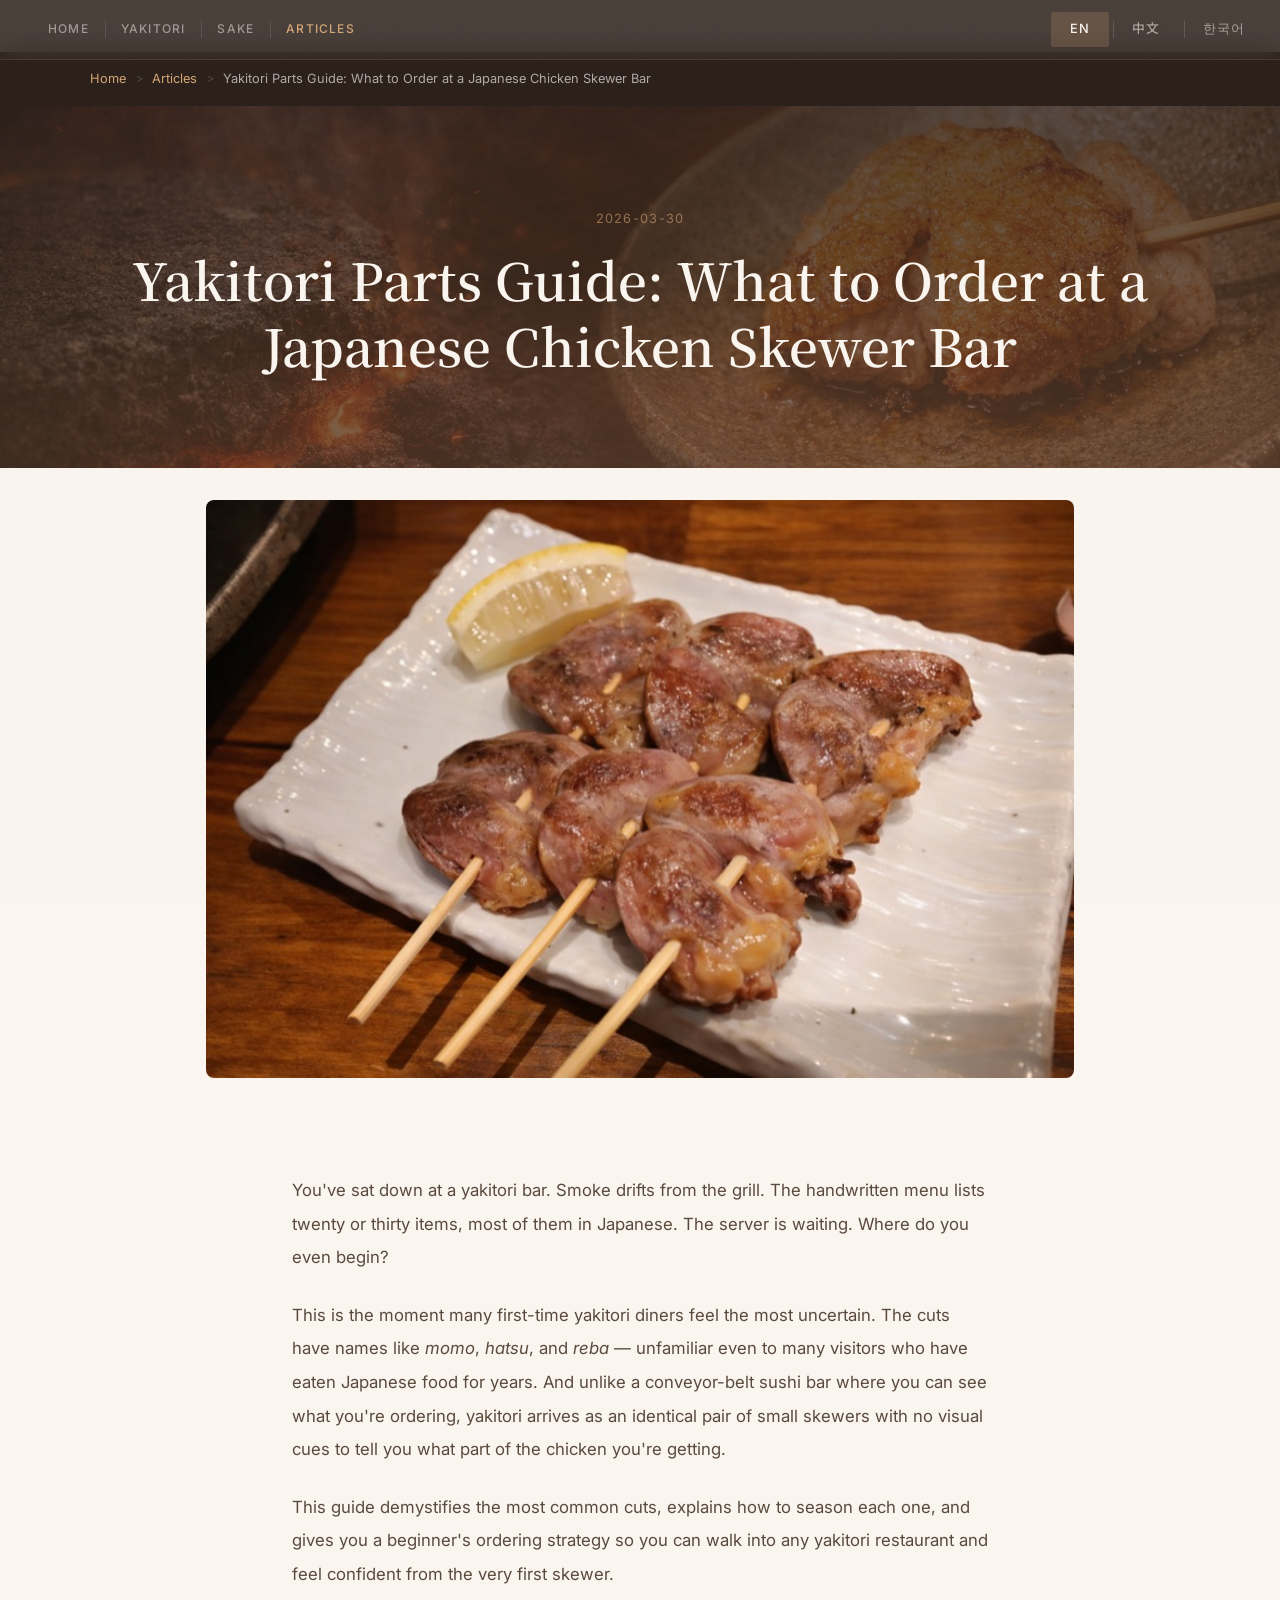
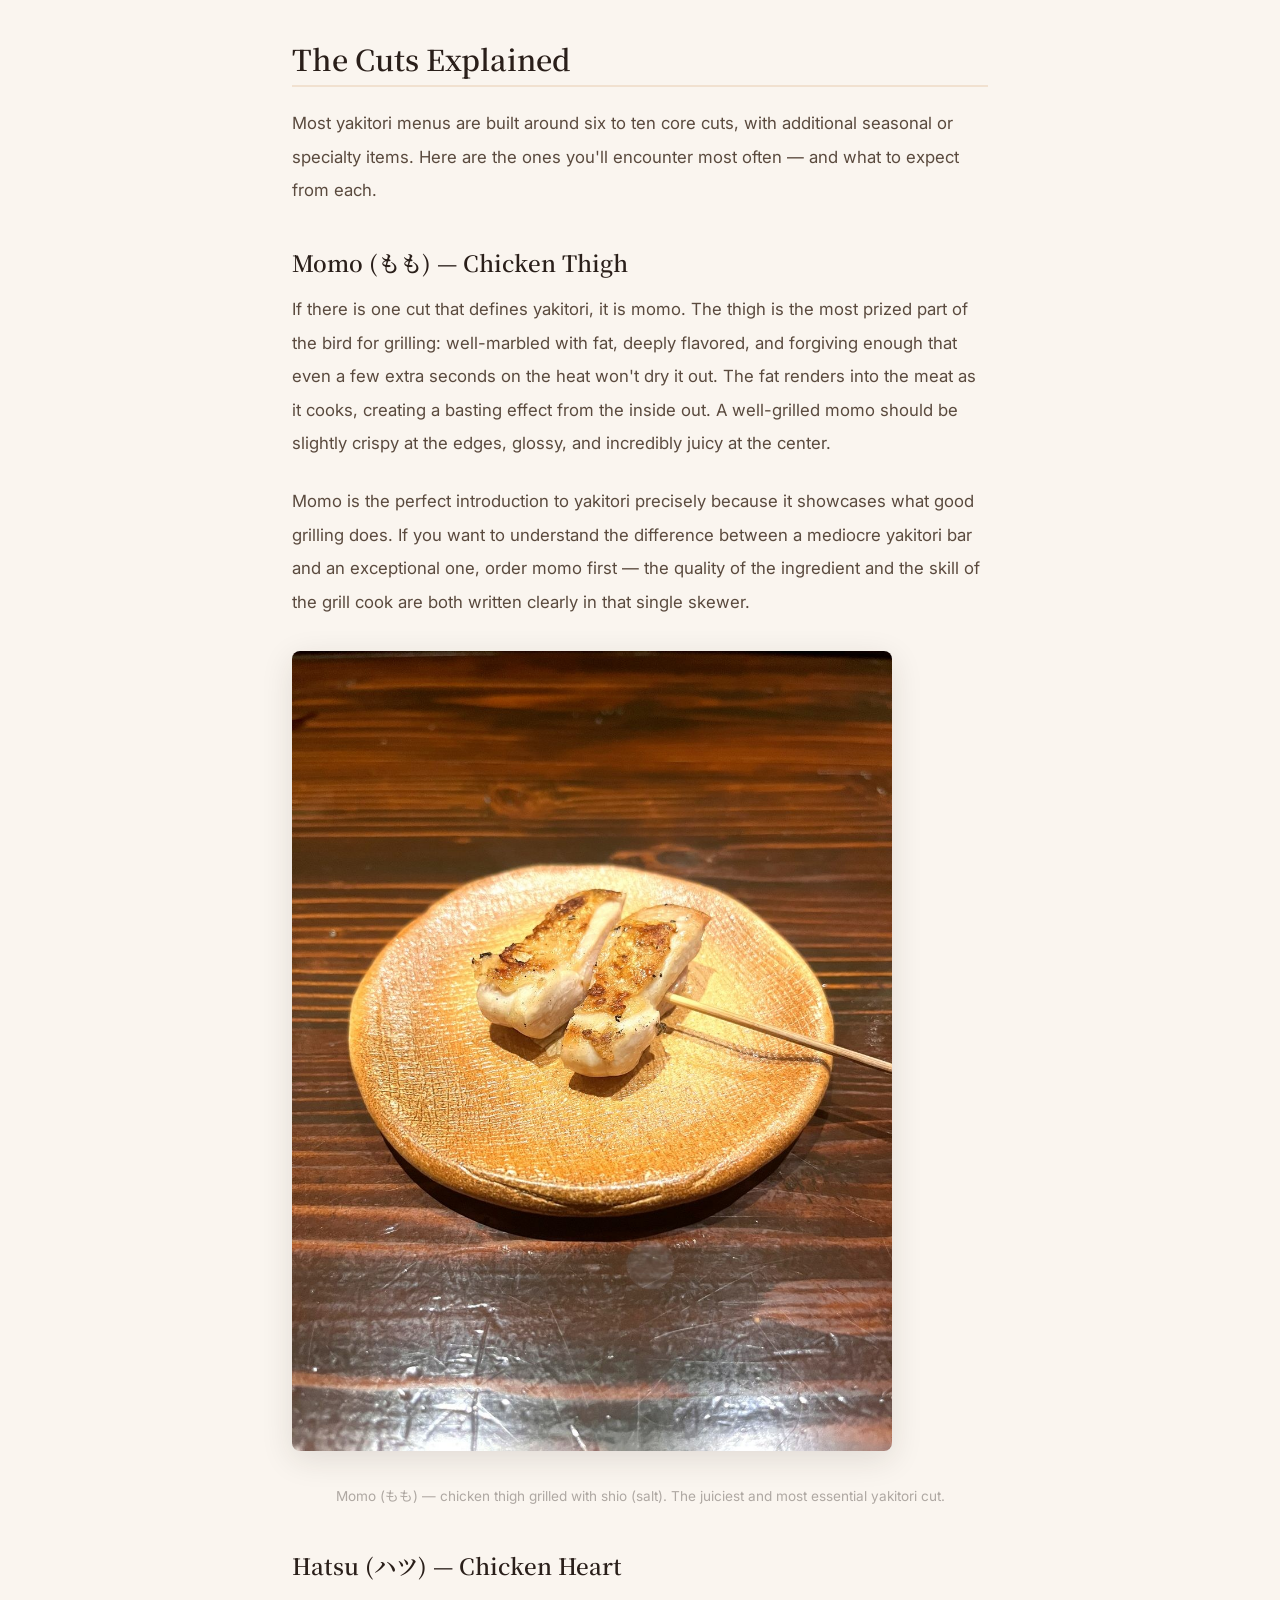
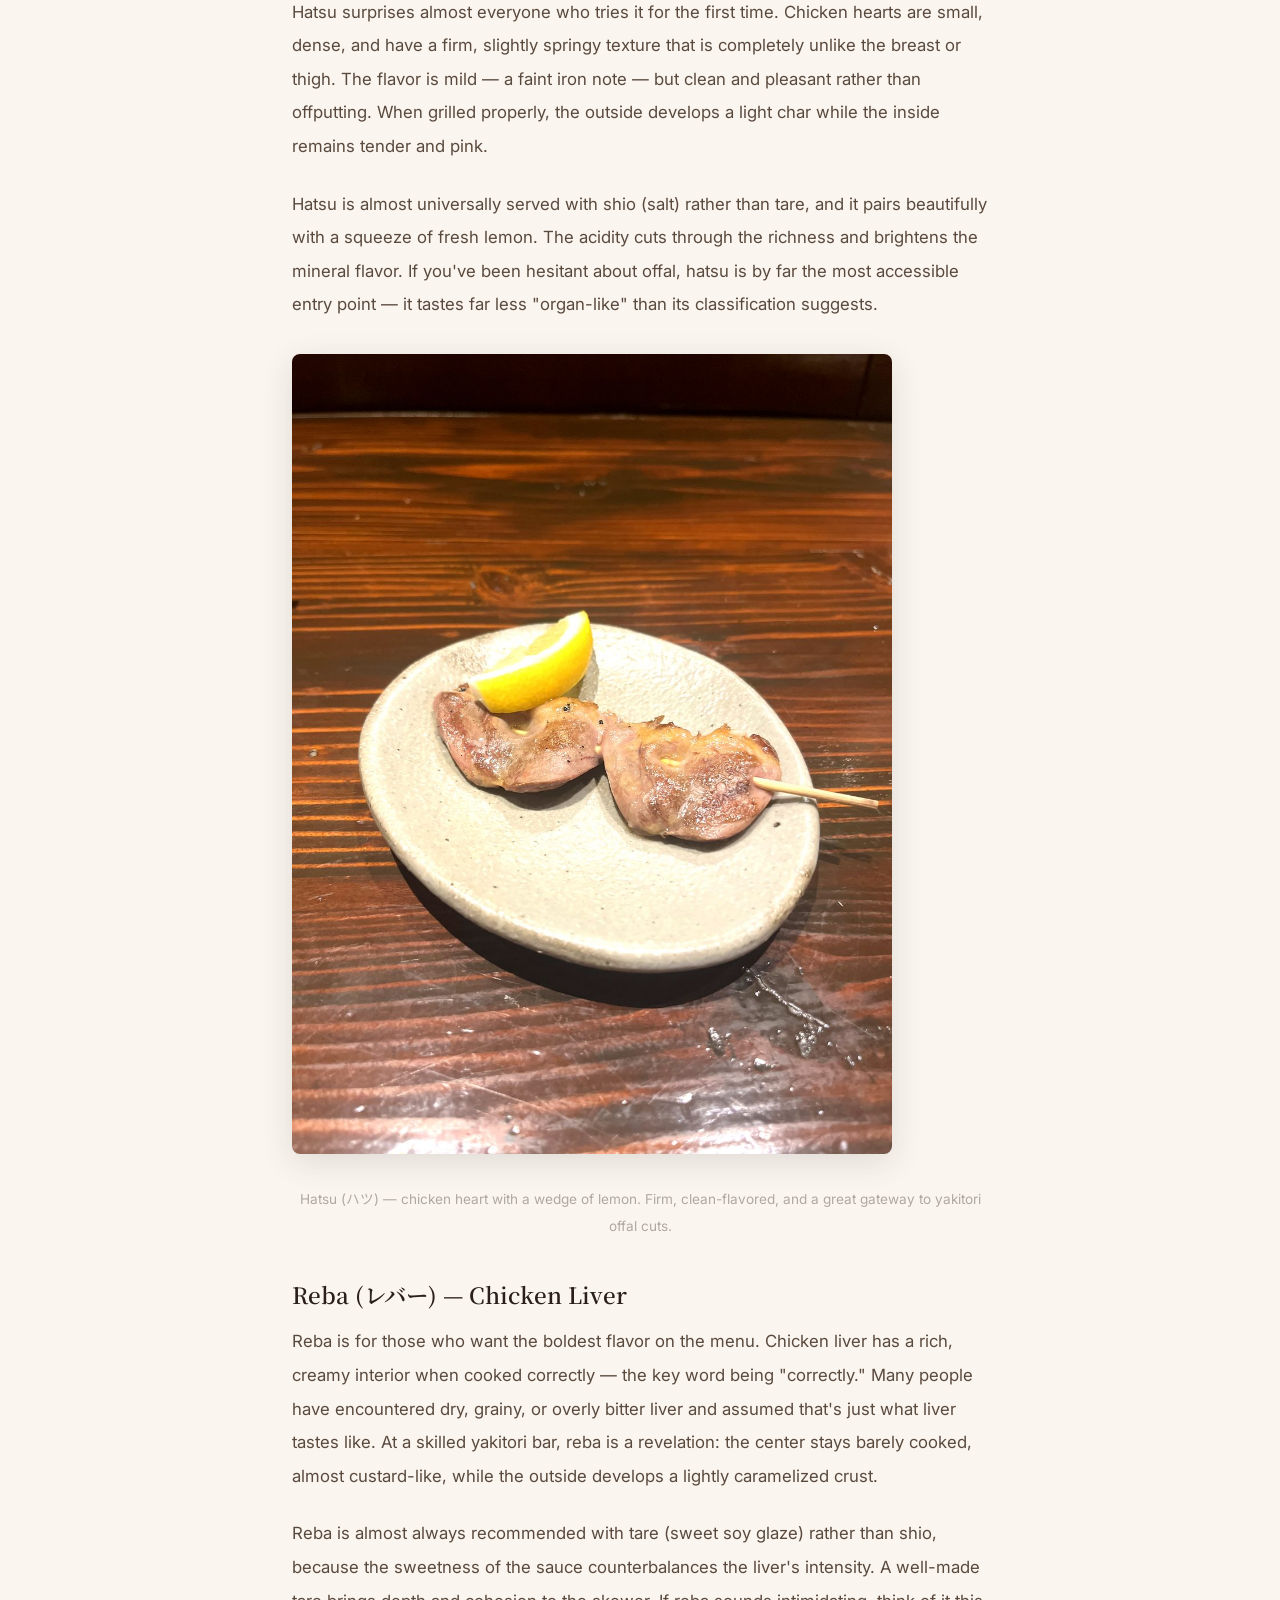
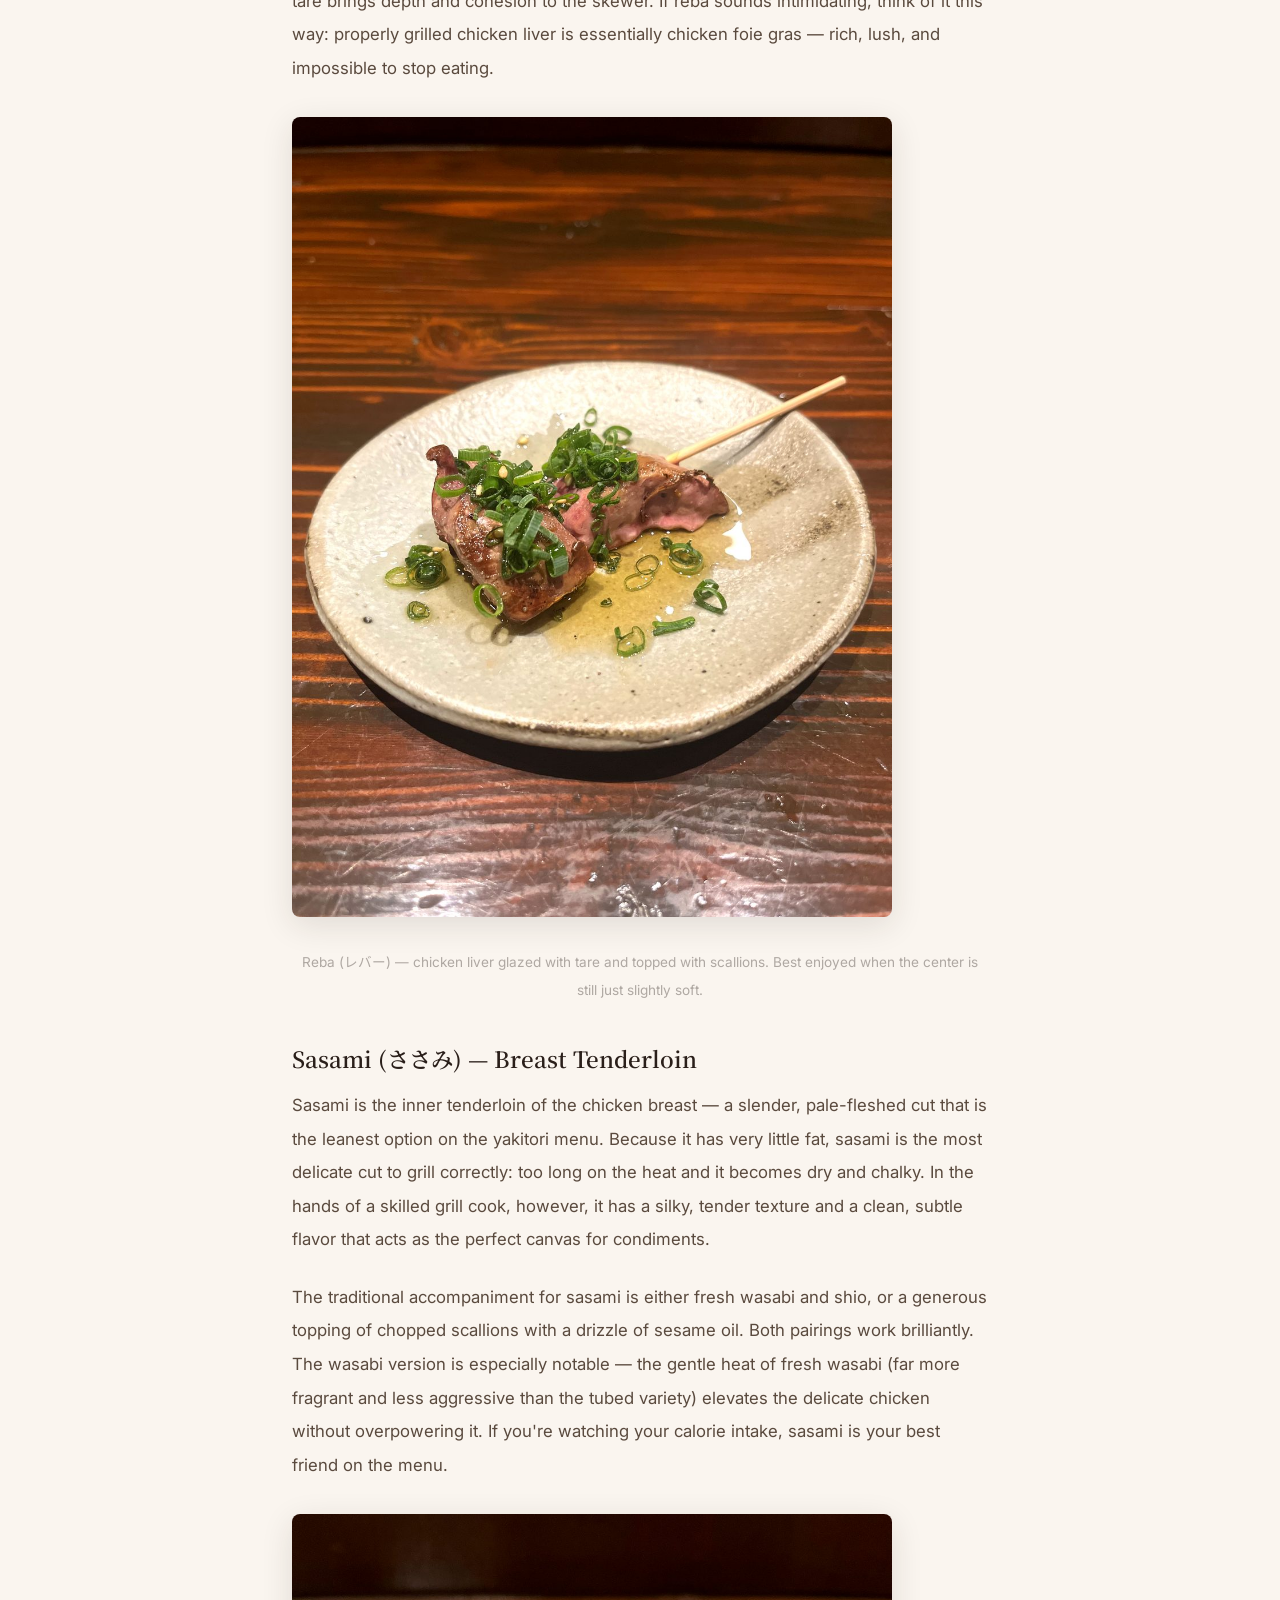
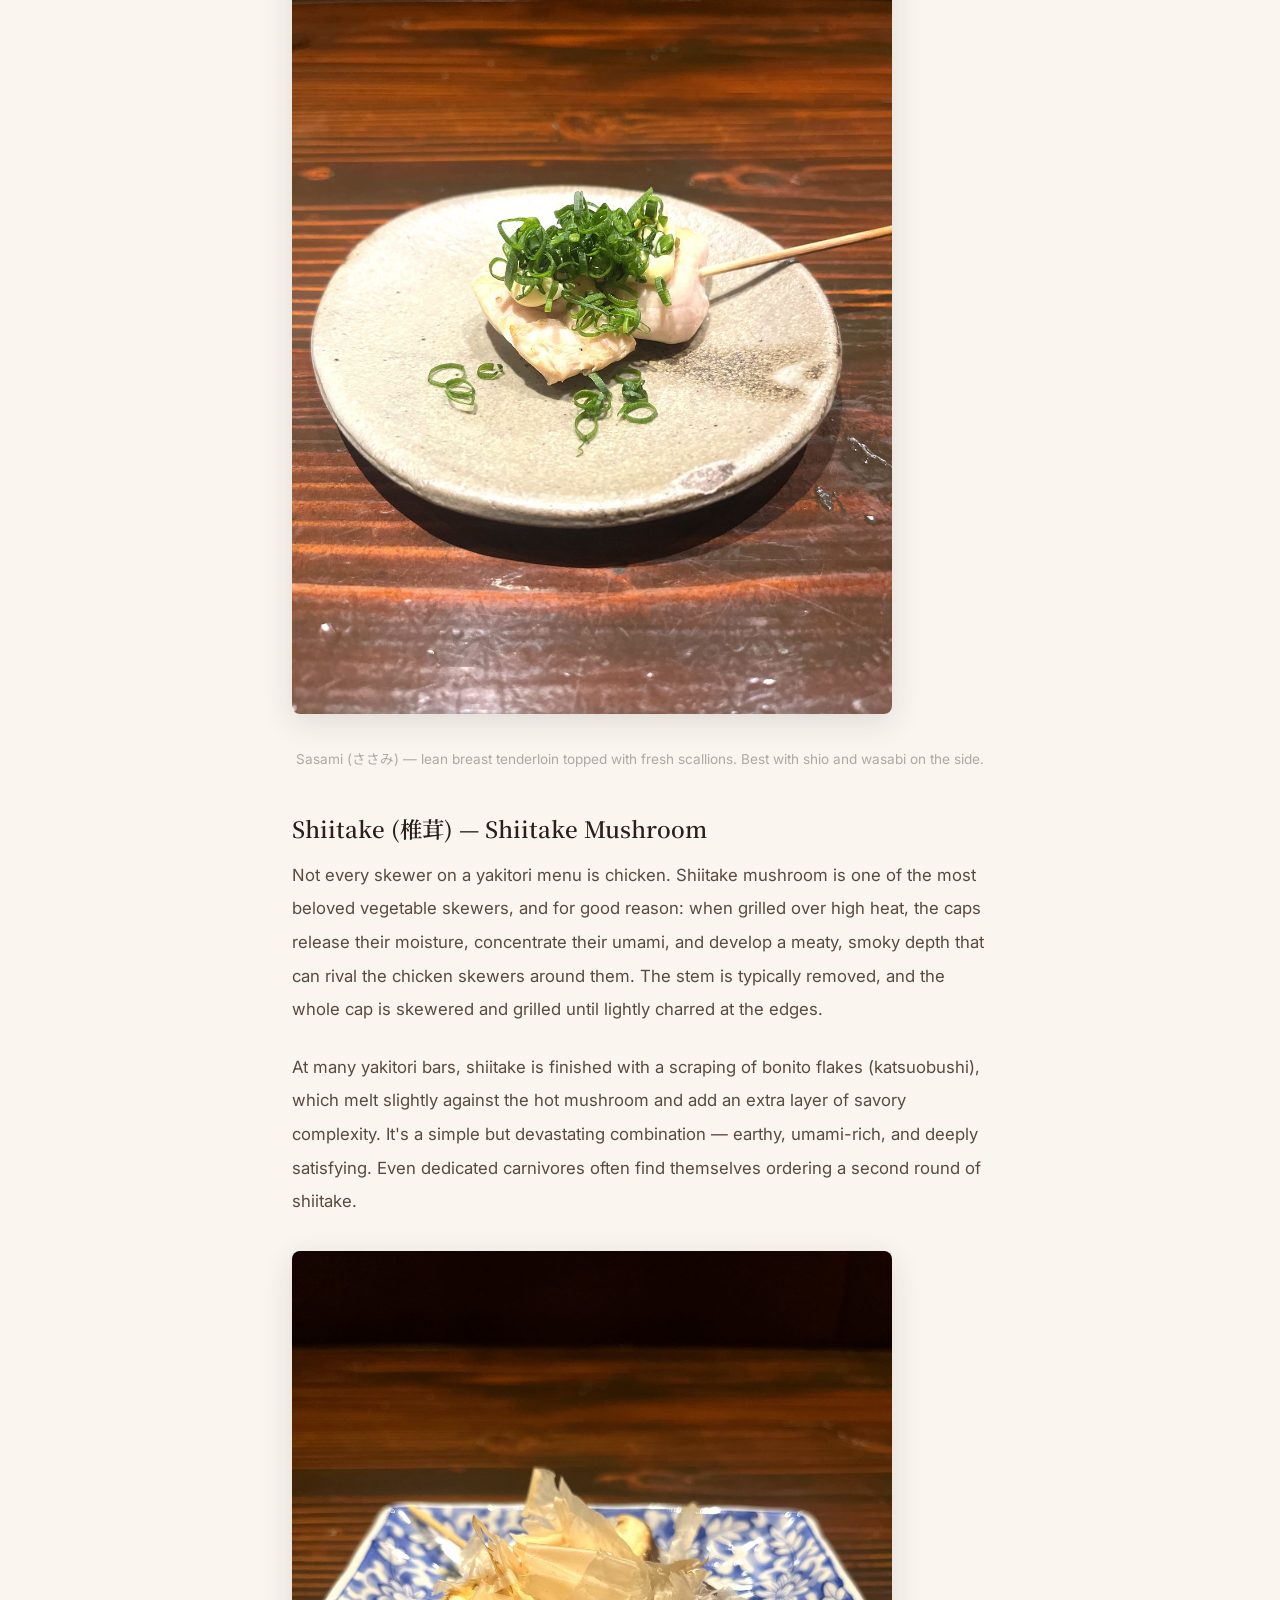
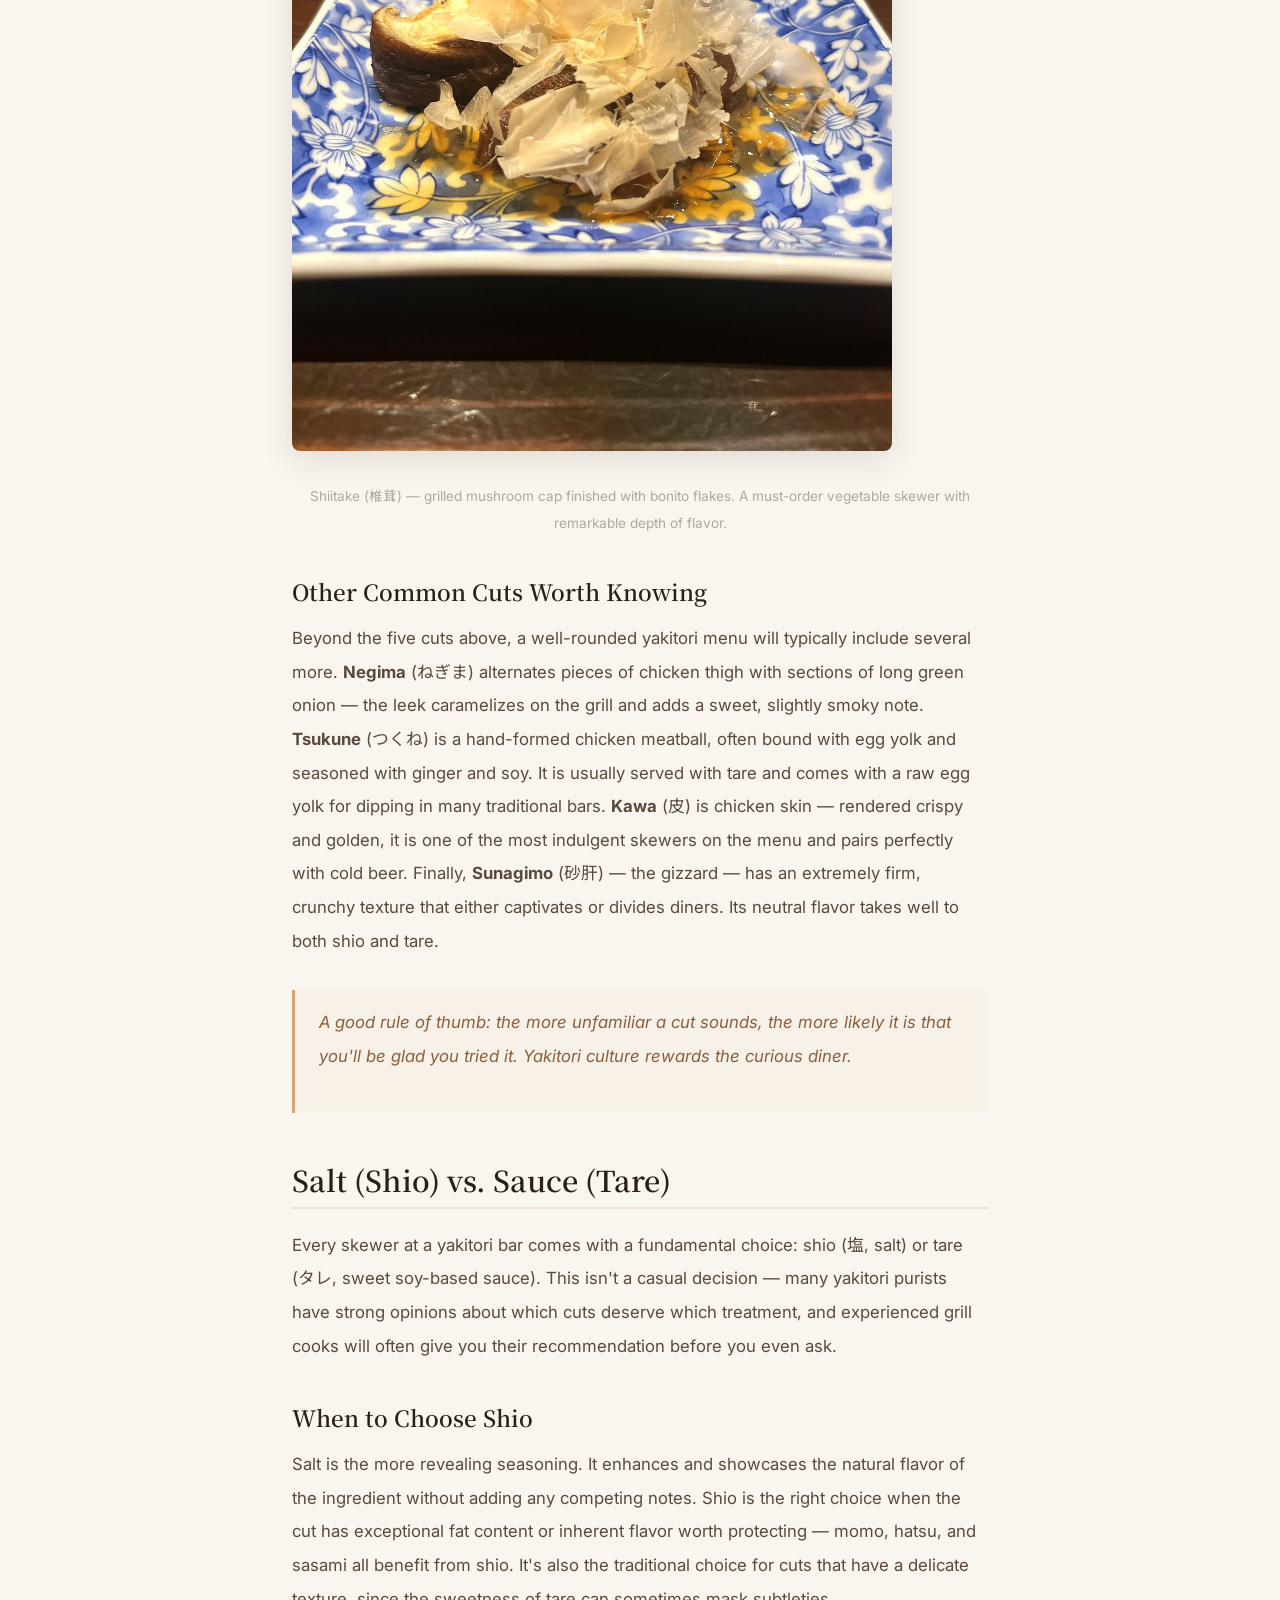
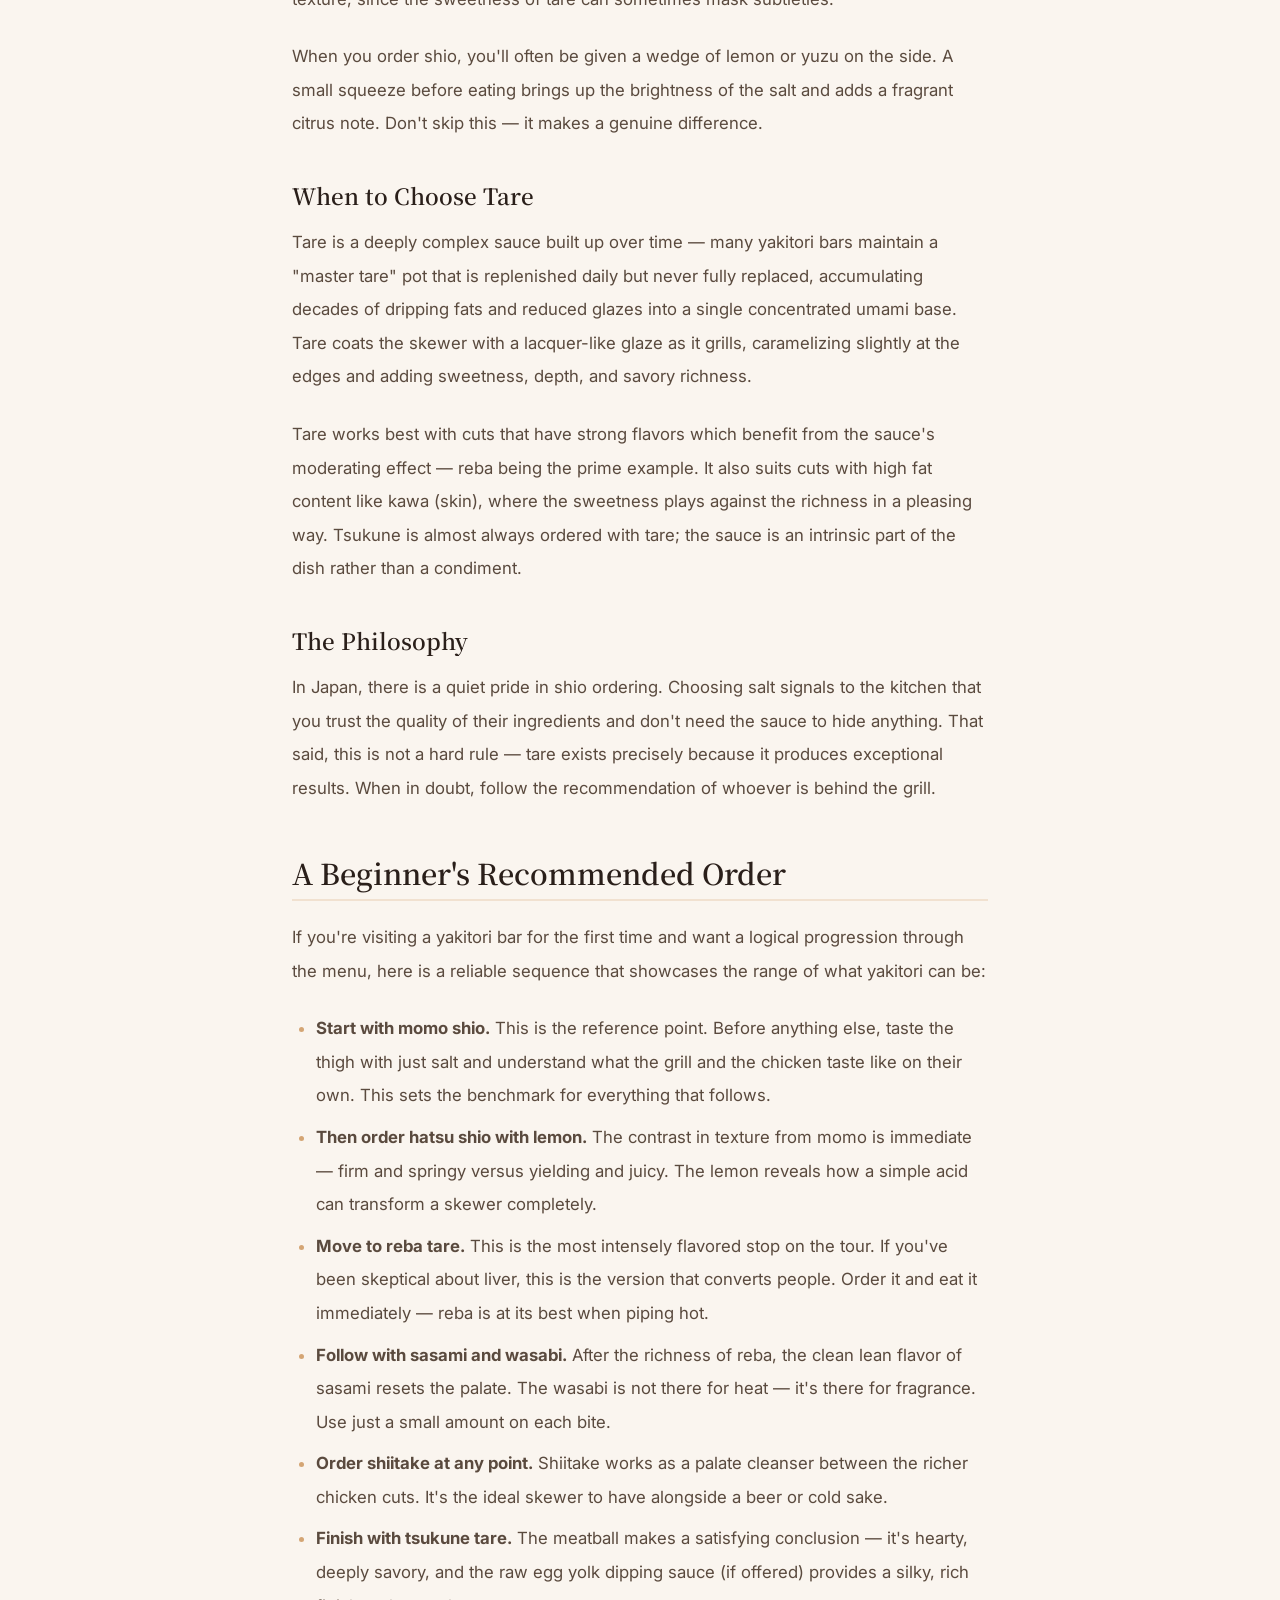
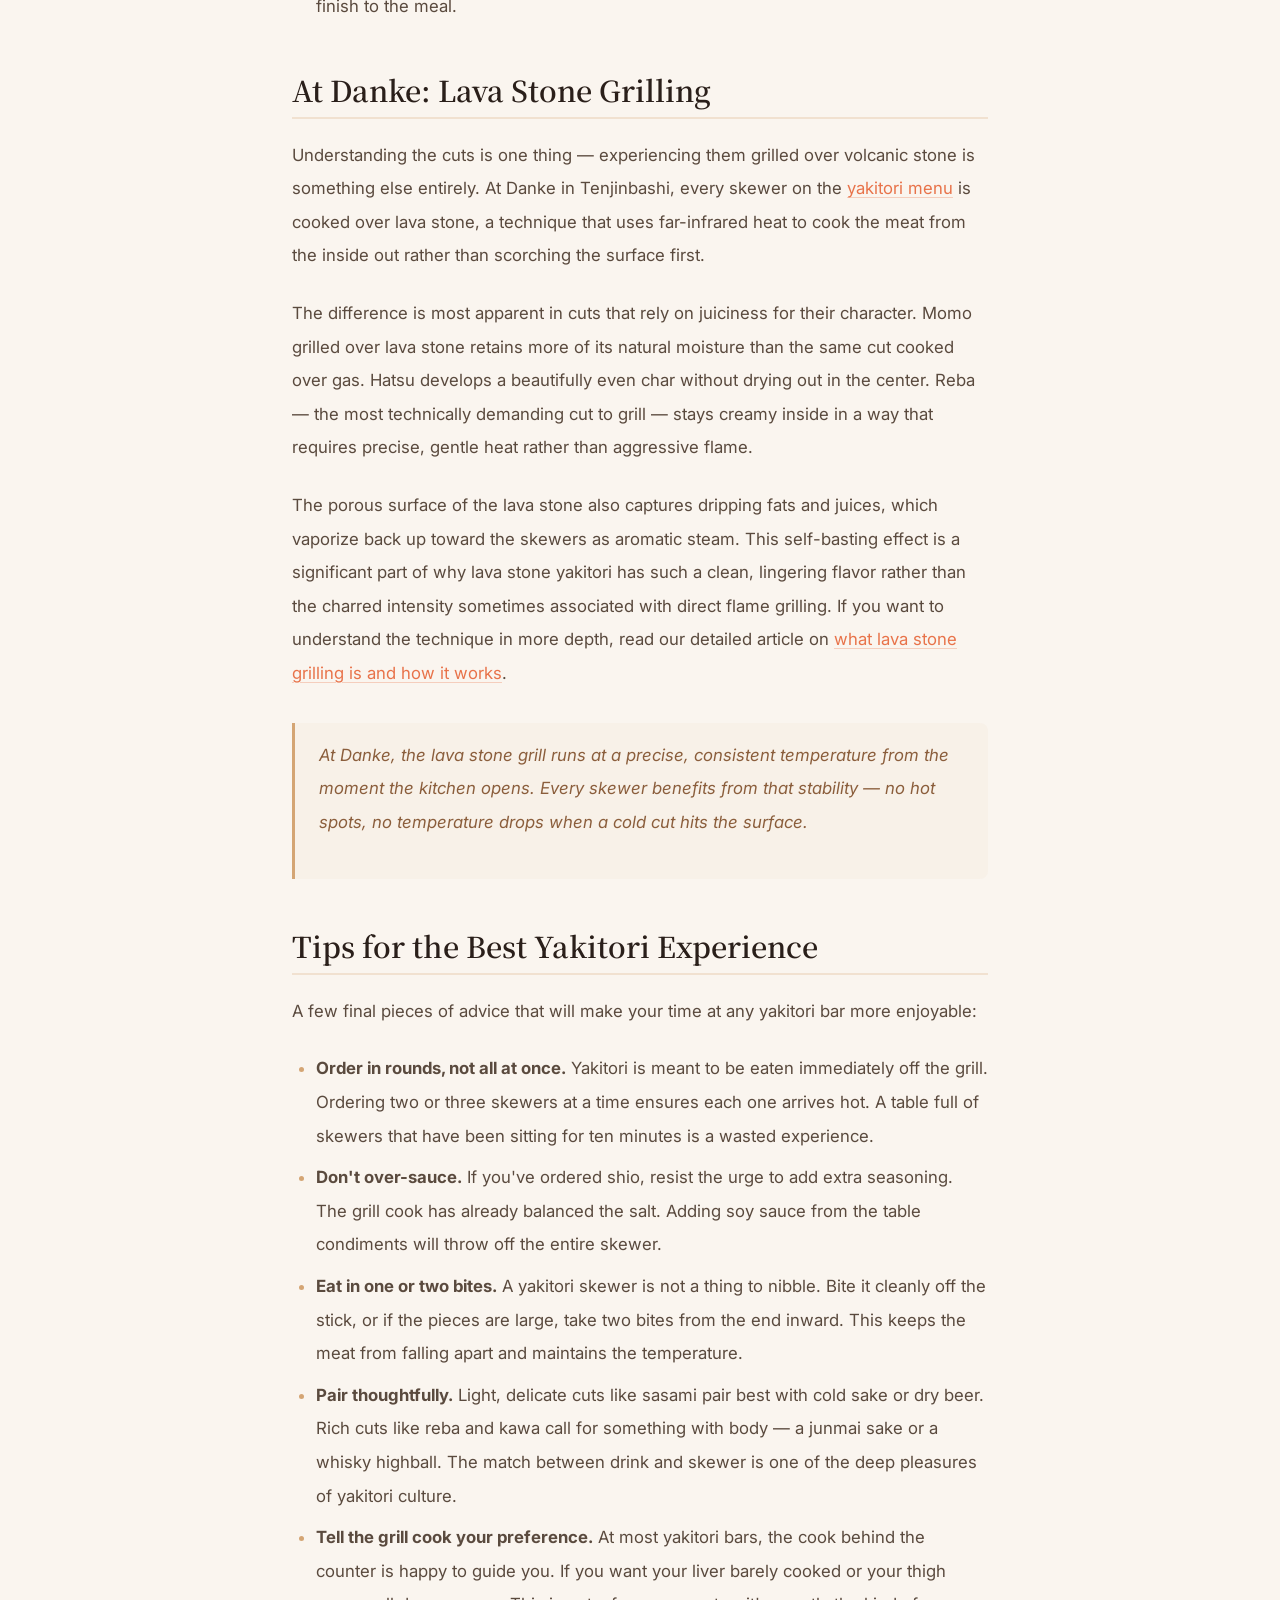
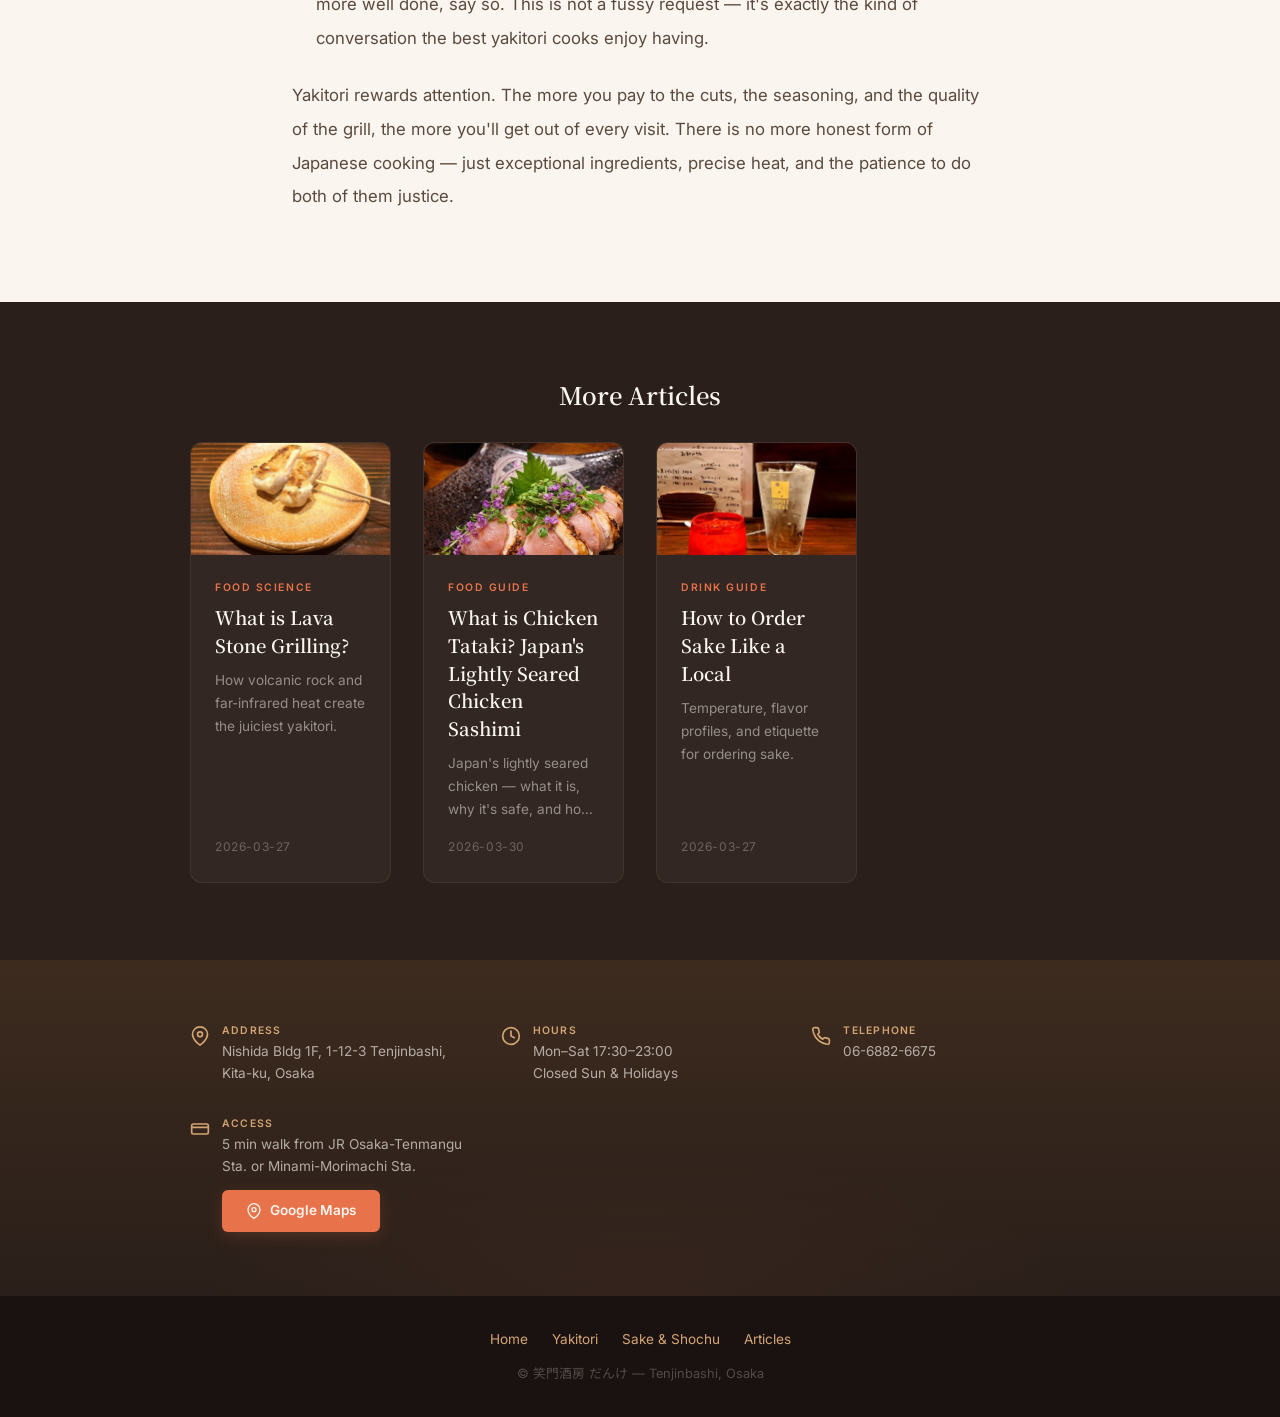
<file: articles/yakitori-parts-guide/index.html>
<!DOCTYPE html>
<html lang="en" prefix="og: http://ogp.me/ns#">
<head>
<meta charset="UTF-8">
<link rel="icon" href="/danke-lp/favicon.ico" sizes="32x32">
<link rel="icon" href="/danke-lp/favicon-192.png" sizes="192x192" type="image/png">
<link rel="apple-touch-icon" href="/danke-lp/apple-touch-icon.png">
<meta name="viewport" content="width=device-width, initial-scale=1.0">
<title>Yakitori Parts Guide: What to Order at a Japanese Chicken Skewer Bar - Danke Izakaya | Osaka</title>
<meta name="description" content="A complete guide to yakitori cuts — momo, hatsu, reba, sasami, shiitake and more. Learn what to order, salt vs tare, and how to eat yakitori like a local.">
<meta name="robots" content="index, follow">
<link rel="canonical" href="https://haute-manmoto.github.io/danke-lp/articles/yakitori-parts-guide/">

<!-- Open Graph -->
<meta property="og:title" content="Yakitori Parts Guide: What to Order at a Japanese Chicken Skewer Bar - Danke Izakaya">
<meta property="og:description" content="A complete guide to yakitori cuts — momo, hatsu, reba, sasami, shiitake and more. Learn what to order, salt vs tare, and how to eat yakitori like a local.">
<meta property="og:type" content="article">
<meta property="og:url" content="https://haute-manmoto.github.io/danke-lp/articles/yakitori-parts-guide/">
<meta property="og:image" content="https://haute-manmoto.github.io/danke-lp/images/article-yakitori-parts.jpg">
<meta property="og:locale" content="en_US">
<meta property="og:locale:alternate" content="zh_CN">
<meta property="og:locale:alternate" content="ko_KR">
<meta property="og:site_name" content="笑門酒房 だんけ | Danke Izakaya">

<!-- Twitter Card -->
<meta name="twitter:card" content="summary_large_image">
<meta name="twitter:title" content="Yakitori Parts Guide: What to Order at a Japanese Chicken Skewer Bar - Danke Izakaya">
<meta name="twitter:description" content="A complete guide to yakitori cuts — momo, hatsu, reba, sasami, shiitake and more. Learn what to order, salt vs tare, and how to eat yakitori like a local.">
<meta name="twitter:image" content="https://haute-manmoto.github.io/danke-lp/images/article-yakitori-parts.jpg">

<!-- Schema.org Article -->
<script type="application/ld+json">
{
  "@context": "https://schema.org",
  "@type": "Article",
  "headline": "Yakitori Parts Guide: What to Order at a Japanese Chicken Skewer Bar",
  "description": "A complete guide to yakitori cuts — momo, hatsu, reba, sasami, shiitake and more. Learn what to order, salt vs tare, and how to eat yakitori like a local.",
  "image": "https://haute-manmoto.github.io/danke-lp/images/article-yakitori-parts.jpg",
  "datePublished": "2026-03-30",
  "author": {
    "@type": "Organization",
    "name": "Danke Izakaya"
  },
  "publisher": {
    "@type": "Organization",
    "name": "笑門酒房 だんけ",
    "url": "https://haute-manmoto.github.io/danke-lp/"
  }
}
</script>

<!-- Fonts & CSS -->
<link rel="preconnect" href="https://fonts.googleapis.com">
<link rel="preconnect" href="https://fonts.gstatic.com" crossorigin>
<link href="https://fonts.googleapis.com/css2?family=Inter:wght@400;500;600&family=Noto+Sans+JP:wght@400;500;700&family=Noto+Serif+JP:wght@400;600;700&display=swap" rel="stylesheet">
<link rel="stylesheet" href="../../css/style.css">
</head>

<body data-active-lang="en">

<!-- ===================== LANGUAGE SWITCHER & NAV ===================== -->
<nav class="lang-switcher" role="navigation" aria-label="Language and Navigation">
  <div class="site-nav">
    <a href="../../" class="site-nav__link">Home</a>
    <a href="../../menu/yakitori/" class="site-nav__link">
      <span data-lang="en">Yakitori</span>
      <span data-lang="zh">烤鸡串</span>
      <span data-lang="ko">야키토리</span>
    </a>
    <a href="../../menu/sake-shochu/" class="site-nav__link">
      <span data-lang="en">Sake</span>
      <span data-lang="zh">清酒</span>
      <span data-lang="ko">사케</span>
    </a>
    <a href="../" class="site-nav__link active">
      <span data-lang="en">Articles</span>
      <span data-lang="zh">文章</span>
      <span data-lang="ko">기사</span>
    </a>
  </div>
  <div>
    <button class="lang-btn active" data-switch-lang="en" aria-label="English">EN</button>
    <button class="lang-btn" data-switch-lang="zh" aria-label="Chinese">中文</button>
    <button class="lang-btn" data-switch-lang="ko" aria-label="Korean">한국어</button>
  </div>
</nav>

<!-- ===================== BREADCRUMB ===================== -->
<nav class="breadcrumb" aria-label="Breadcrumb">
  <ol>
    <li><a href="../../">Home</a></li>
    <li><a href="../">
      <span data-lang="en">Articles</span>
      <span data-lang="zh">文章</span>
      <span data-lang="ko">기사</span>
    </a></li>
    <li>
      <span class="current" data-lang="en">Yakitori Parts Guide: What to Order at a Japanese Chicken Skewer Bar</span>
      <span class="current" data-lang="zh">烤鸡串部位指南：如何点菜</span>
      <span class="current" data-lang="ko">야키토리 부위 가이드: 어떤 메뉴를 주문할까</span>
    </li>
  </ol>
</nav>

<!-- ===================== PAGE HEADER ===================== -->
<header class="page-header">
  <time datetime="2026-03-30" style="font-size:0.8rem; color:var(--amber); opacity:0.6; letter-spacing:0.1em; display:block; margin-bottom:1rem;">2026-03-30</time>
  <h1 class="reveal">
    <span data-lang="en">Yakitori Parts Guide: What to Order at a Japanese Chicken Skewer Bar</span>
    <span data-lang="zh">烤鸡串部位指南：如何点菜</span>
    <span data-lang="ko">야키토리 부위 가이드: 어떤 메뉴를 주문할까</span>
  </h1>
</header>

<!-- ===================== HERO IMAGE ===================== -->
<div style="max-width:900px; margin:0 auto; padding:0 1rem;">
  <img src="../../images/yakitori-skewers.jpg" alt="Yakitori Parts Guide: What to Order at a Japanese Chicken Skewer Bar" style="width:100%; border-radius:8px; margin:2rem 0;" loading="eager">
</div>

<!-- ===================== ARTICLE BODY ===================== -->
<article class="article-body">
  <!-- === ENGLISH === -->
  <div data-lang="en">
    <p>You've sat down at a yakitori bar. Smoke drifts from the grill. The handwritten menu lists twenty or thirty items, most of them in Japanese. The server is waiting. Where do you even begin?</p>
    <p>This is the moment many first-time yakitori diners feel the most uncertain. The cuts have names like <em>momo</em>, <em>hatsu</em>, and <em>reba</em> — unfamiliar even to many visitors who have eaten Japanese food for years. And unlike a conveyor-belt sushi bar where you can see what you're ordering, yakitori arrives as an identical pair of small skewers with no visual cues to tell you what part of the chicken you're getting.</p>
    <p>This guide demystifies the most common cuts, explains how to season each one, and gives you a beginner's ordering strategy so you can walk into any yakitori restaurant and feel confident from the very first skewer.</p>

    <h2>The Cuts Explained</h2>
    <p>Most yakitori menus are built around six to ten core cuts, with additional seasonal or specialty items. Here are the ones you'll encounter most often — and what to expect from each.</p>

    <h3>Momo (もも) — Chicken Thigh</h3>
    <p>If there is one cut that defines yakitori, it is momo. The thigh is the most prized part of the bird for grilling: well-marbled with fat, deeply flavored, and forgiving enough that even a few extra seconds on the heat won't dry it out. The fat renders into the meat as it cooks, creating a basting effect from the inside out. A well-grilled momo should be slightly crispy at the edges, glossy, and incredibly juicy at the center.</p>
    <p>Momo is the perfect introduction to yakitori precisely because it showcases what good grilling does. If you want to understand the difference between a mediocre yakitori bar and an exceptional one, order momo first — the quality of the ingredient and the skill of the grill cook are both written clearly in that single skewer.</p>

    <figure style="margin:2rem 0; text-align:center;">
      <img src="../../images/momo.jpg" alt="Momo (chicken thigh) salt-grilled yakitori" style="width:100%; max-width:600px; border-radius:8px;" loading="lazy">
      <figcaption data-lang="en" style="font-size:0.85rem; color:rgba(42,31,26,0.6); margin-top:0.5rem;">Momo (もも) — chicken thigh grilled with shio (salt). The juiciest and most essential yakitori cut.</figcaption>
      <figcaption data-lang="zh" style="font-size:0.85rem; color:rgba(42,31,26,0.6); margin-top:0.5rem; display:none;">もも（鸡腿肉）——盐烤鸡腿串。最多汁、最不可错过的烤串部位。</figcaption>
      <figcaption data-lang="ko" style="font-size:0.85rem; color:rgba(42,31,26,0.6); margin-top:0.5rem; display:none;">모모（もも）— 소금으로 구운 닭다리살. 가장 촉촉하고 야키토리에서 빼놓을 수 없는 부위.</figcaption>
    </figure>

    <h3>Hatsu (ハツ) — Chicken Heart</h3>
    <p>Hatsu surprises almost everyone who tries it for the first time. Chicken hearts are small, dense, and have a firm, slightly springy texture that is completely unlike the breast or thigh. The flavor is mild — a faint iron note — but clean and pleasant rather than offputting. When grilled properly, the outside develops a light char while the inside remains tender and pink.</p>
    <p>Hatsu is almost universally served with shio (salt) rather than tare, and it pairs beautifully with a squeeze of fresh lemon. The acidity cuts through the richness and brightens the mineral flavor. If you've been hesitant about offal, hatsu is by far the most accessible entry point — it tastes far less "organ-like" than its classification suggests.</p>

    <figure style="margin:2rem 0; text-align:center;">
      <img src="../../images/hatsu.jpg" alt="Hatsu (chicken heart) yakitori with lemon" style="width:100%; max-width:600px; border-radius:8px;" loading="lazy">
      <figcaption data-lang="en" style="font-size:0.85rem; color:rgba(42,31,26,0.6); margin-top:0.5rem;">Hatsu (ハツ) — chicken heart with a wedge of lemon. Firm, clean-flavored, and a great gateway to yakitori offal cuts.</figcaption>
      <figcaption data-lang="zh" style="font-size:0.85rem; color:rgba(42,31,26,0.6); margin-top:0.5rem; display:none;">ハツ（鸡心）——配柠檬角的鸡心烤串。口感紧实，味道清爽，是尝试内脏烤串的绝佳入门选择。</figcaption>
      <figcaption data-lang="ko" style="font-size:0.85rem; color:rgba(42,31,26,0.6); margin-top:0.5rem; display:none;">하쓰（ハツ）— 레몬 한 조각과 함께 나오는 닭 염통. 쫄깃하고 깔끔한 맛으로, 내장 부위 입문에 안성맞춤.</figcaption>
    </figure>

    <h3>Reba (レバー) — Chicken Liver</h3>
    <p>Reba is for those who want the boldest flavor on the menu. Chicken liver has a rich, creamy interior when cooked correctly — the key word being "correctly." Many people have encountered dry, grainy, or overly bitter liver and assumed that's just what liver tastes like. At a skilled yakitori bar, reba is a revelation: the center stays barely cooked, almost custard-like, while the outside develops a lightly caramelized crust.</p>
    <p>Reba is almost always recommended with tare (sweet soy glaze) rather than shio, because the sweetness of the sauce counterbalances the liver's intensity. A well-made tare brings depth and cohesion to the skewer. If reba sounds intimidating, think of it this way: properly grilled chicken liver is essentially chicken foie gras — rich, lush, and impossible to stop eating.</p>

    <figure style="margin:2rem 0; text-align:center;">
      <img src="../../images/reba.jpg" alt="Reba (chicken liver) yakitori with scallions and tare sauce" style="width:100%; max-width:600px; border-radius:8px;" loading="lazy">
      <figcaption data-lang="en" style="font-size:0.85rem; color:rgba(42,31,26,0.6); margin-top:0.5rem;">Reba (レバー) — chicken liver glazed with tare and topped with scallions. Best enjoyed when the center is still just slightly soft.</figcaption>
      <figcaption data-lang="zh" style="font-size:0.85rem; color:rgba(42,31,26,0.6); margin-top:0.5rem; display:none;">レバー（鸡肝）——刷上酱汁、撒上葱花的鸡肝烤串。趁中心还略带柔软时享用，风味最佳。</figcaption>
      <figcaption data-lang="ko" style="font-size:0.85rem; color:rgba(42,31,26,0.6); margin-top:0.5rem; display:none;">레바（レバー）— 타레를 발라 파를 얹은 닭 간. 가운데가 아직 살짝 부드러울 때 먹는 것이 가장 맛있습니다.</figcaption>
    </figure>

    <h3>Sasami (ささみ) — Breast Tenderloin</h3>
    <p>Sasami is the inner tenderloin of the chicken breast — a slender, pale-fleshed cut that is the leanest option on the yakitori menu. Because it has very little fat, sasami is the most delicate cut to grill correctly: too long on the heat and it becomes dry and chalky. In the hands of a skilled grill cook, however, it has a silky, tender texture and a clean, subtle flavor that acts as the perfect canvas for condiments.</p>
    <p>The traditional accompaniment for sasami is either fresh wasabi and shio, or a generous topping of chopped scallions with a drizzle of sesame oil. Both pairings work brilliantly. The wasabi version is especially notable — the gentle heat of fresh wasabi (far more fragrant and less aggressive than the tubed variety) elevates the delicate chicken without overpowering it. If you're watching your calorie intake, sasami is your best friend on the menu.</p>

    <figure style="margin:2rem 0; text-align:center;">
      <img src="../../images/sasami.jpg" alt="Sasami (breast tenderloin) yakitori with scallions" style="width:100%; max-width:600px; border-radius:8px;" loading="lazy">
      <figcaption data-lang="en" style="font-size:0.85rem; color:rgba(42,31,26,0.6); margin-top:0.5rem;">Sasami (ささみ) — lean breast tenderloin topped with fresh scallions. Best with shio and wasabi on the side.</figcaption>
      <figcaption data-lang="zh" style="font-size:0.85rem; color:rgba(42,31,26,0.6); margin-top:0.5rem; display:none;">ささみ（鸡胸里脊）——撒上新鲜葱花的精瘦里脊烤串。配盐和山葵食用最为美味。</figcaption>
      <figcaption data-lang="ko" style="font-size:0.85rem; color:rgba(42,31,26,0.6); margin-top:0.5rem; display:none;">사사미（ささみ）— 신선한 파를 얹은 담백한 안심살. 소금과 와사비를 곁들이면 가장 맛있습니다.</figcaption>
    </figure>

    <h3>Shiitake (椎茸) — Shiitake Mushroom</h3>
    <p>Not every skewer on a yakitori menu is chicken. Shiitake mushroom is one of the most beloved vegetable skewers, and for good reason: when grilled over high heat, the caps release their moisture, concentrate their umami, and develop a meaty, smoky depth that can rival the chicken skewers around them. The stem is typically removed, and the whole cap is skewered and grilled until lightly charred at the edges.</p>
    <p>At many yakitori bars, shiitake is finished with a scraping of bonito flakes (katsuobushi), which melt slightly against the hot mushroom and add an extra layer of savory complexity. It's a simple but devastating combination — earthy, umami-rich, and deeply satisfying. Even dedicated carnivores often find themselves ordering a second round of shiitake.</p>

    <figure style="margin:2rem 0; text-align:center;">
      <img src="../../images/shiitake.jpg" alt="Shiitake mushroom yakitori with bonito flakes" style="width:100%; max-width:600px; border-radius:8px;" loading="lazy">
      <figcaption data-lang="en" style="font-size:0.85rem; color:rgba(42,31,26,0.6); margin-top:0.5rem;">Shiitake (椎茸) — grilled mushroom cap finished with bonito flakes. A must-order vegetable skewer with remarkable depth of flavor.</figcaption>
      <figcaption data-lang="zh" style="font-size:0.85rem; color:rgba(42,31,26,0.6); margin-top:0.5rem; display:none;">椎茸（香菇）——烤香菇盖上撒满柴鱼片。风味层次丰富，是必点的蔬菜烤串。</figcaption>
      <figcaption data-lang="ko" style="font-size:0.85rem; color:rgba(42,31,26,0.6); margin-top:0.5rem; display:none;">시이타케（椎茸）— 가쓰오부시를 얹어 마무리한 구운 버섯 갓. 깊은 풍미를 자랑하는 필수 채소 꼬치.</figcaption>
    </figure>

    <h3>Other Common Cuts Worth Knowing</h3>
    <p>Beyond the five cuts above, a well-rounded yakitori menu will typically include several more. <strong>Negima</strong> (ねぎま) alternates pieces of chicken thigh with sections of long green onion — the leek caramelizes on the grill and adds a sweet, slightly smoky note. <strong>Tsukune</strong> (つくね) is a hand-formed chicken meatball, often bound with egg yolk and seasoned with ginger and soy. It is usually served with tare and comes with a raw egg yolk for dipping in many traditional bars. <strong>Kawa</strong> (皮) is chicken skin — rendered crispy and golden, it is one of the most indulgent skewers on the menu and pairs perfectly with cold beer. Finally, <strong>Sunagimo</strong> (砂肝) — the gizzard — has an extremely firm, crunchy texture that either captivates or divides diners. Its neutral flavor takes well to both shio and tare.</p>

    <blockquote>
      <p>A good rule of thumb: the more unfamiliar a cut sounds, the more likely it is that you'll be glad you tried it. Yakitori culture rewards the curious diner.</p>
    </blockquote>

    <h2>Salt (Shio) vs. Sauce (Tare)</h2>
    <p>Every skewer at a yakitori bar comes with a fundamental choice: shio (塩, salt) or tare (タレ, sweet soy-based sauce). This isn't a casual decision — many yakitori purists have strong opinions about which cuts deserve which treatment, and experienced grill cooks will often give you their recommendation before you even ask.</p>

    <h3>When to Choose Shio</h3>
    <p>Salt is the more revealing seasoning. It enhances and showcases the natural flavor of the ingredient without adding any competing notes. Shio is the right choice when the cut has exceptional fat content or inherent flavor worth protecting — momo, hatsu, and sasami all benefit from shio. It's also the traditional choice for cuts that have a delicate texture, since the sweetness of tare can sometimes mask subtleties.</p>
    <p>When you order shio, you'll often be given a wedge of lemon or yuzu on the side. A small squeeze before eating brings up the brightness of the salt and adds a fragrant citrus note. Don't skip this — it makes a genuine difference.</p>

    <h3>When to Choose Tare</h3>
    <p>Tare is a deeply complex sauce built up over time — many yakitori bars maintain a "master tare" pot that is replenished daily but never fully replaced, accumulating decades of dripping fats and reduced glazes into a single concentrated umami base. Tare coats the skewer with a lacquer-like glaze as it grills, caramelizing slightly at the edges and adding sweetness, depth, and savory richness.</p>
    <p>Tare works best with cuts that have strong flavors which benefit from the sauce's moderating effect — reba being the prime example. It also suits cuts with high fat content like kawa (skin), where the sweetness plays against the richness in a pleasing way. Tsukune is almost always ordered with tare; the sauce is an intrinsic part of the dish rather than a condiment.</p>

    <h3>The Philosophy</h3>
    <p>In Japan, there is a quiet pride in shio ordering. Choosing salt signals to the kitchen that you trust the quality of their ingredients and don't need the sauce to hide anything. That said, this is not a hard rule — tare exists precisely because it produces exceptional results. When in doubt, follow the recommendation of whoever is behind the grill.</p>

    <h2>A Beginner's Recommended Order</h2>
    <p>If you're visiting a yakitori bar for the first time and want a logical progression through the menu, here is a reliable sequence that showcases the range of what yakitori can be:</p>
    <ul>
      <li><strong>Start with momo shio.</strong> This is the reference point. Before anything else, taste the thigh with just salt and understand what the grill and the chicken taste like on their own. This sets the benchmark for everything that follows.</li>
      <li><strong>Then order hatsu shio with lemon.</strong> The contrast in texture from momo is immediate — firm and springy versus yielding and juicy. The lemon reveals how a simple acid can transform a skewer completely.</li>
      <li><strong>Move to reba tare.</strong> This is the most intensely flavored stop on the tour. If you've been skeptical about liver, this is the version that converts people. Order it and eat it immediately — reba is at its best when piping hot.</li>
      <li><strong>Follow with sasami and wasabi.</strong> After the richness of reba, the clean lean flavor of sasami resets the palate. The wasabi is not there for heat — it's there for fragrance. Use just a small amount on each bite.</li>
      <li><strong>Order shiitake at any point.</strong> Shiitake works as a palate cleanser between the richer chicken cuts. It's the ideal skewer to have alongside a beer or cold sake.</li>
      <li><strong>Finish with tsukune tare.</strong> The meatball makes a satisfying conclusion — it's hearty, deeply savory, and the raw egg yolk dipping sauce (if offered) provides a silky, rich finish to the meal.</li>
    </ul>

    <h2>At Danke: Lava Stone Grilling</h2>
    <p>Understanding the cuts is one thing — experiencing them grilled over volcanic stone is something else entirely. At Danke in Tenjinbashi, every skewer on the <a href="../../menu/yakitori/">yakitori menu</a> is cooked over lava stone, a technique that uses far-infrared heat to cook the meat from the inside out rather than scorching the surface first.</p>
    <p>The difference is most apparent in cuts that rely on juiciness for their character. Momo grilled over lava stone retains more of its natural moisture than the same cut cooked over gas. Hatsu develops a beautifully even char without drying out in the center. Reba — the most technically demanding cut to grill — stays creamy inside in a way that requires precise, gentle heat rather than aggressive flame.</p>
    <p>The porous surface of the lava stone also captures dripping fats and juices, which vaporize back up toward the skewers as aromatic steam. This self-basting effect is a significant part of why lava stone yakitori has such a clean, lingering flavor rather than the charred intensity sometimes associated with direct flame grilling. If you want to understand the technique in more depth, read our detailed article on <a href="../lava-stone-grilling/">what lava stone grilling is and how it works</a>.</p>

    <blockquote>
      <p>At Danke, the lava stone grill runs at a precise, consistent temperature from the moment the kitchen opens. Every skewer benefits from that stability — no hot spots, no temperature drops when a cold cut hits the surface.</p>
    </blockquote>

    <h2>Tips for the Best Yakitori Experience</h2>
    <p>A few final pieces of advice that will make your time at any yakitori bar more enjoyable:</p>
    <ul>
      <li><strong>Order in rounds, not all at once.</strong> Yakitori is meant to be eaten immediately off the grill. Ordering two or three skewers at a time ensures each one arrives hot. A table full of skewers that have been sitting for ten minutes is a wasted experience.</li>
      <li><strong>Don't over-sauce.</strong> If you've ordered shio, resist the urge to add extra seasoning. The grill cook has already balanced the salt. Adding soy sauce from the table condiments will throw off the entire skewer.</li>
      <li><strong>Eat in one or two bites.</strong> A yakitori skewer is not a thing to nibble. Bite it cleanly off the stick, or if the pieces are large, take two bites from the end inward. This keeps the meat from falling apart and maintains the temperature.</li>
      <li><strong>Pair thoughtfully.</strong> Light, delicate cuts like sasami pair best with cold sake or dry beer. Rich cuts like reba and kawa call for something with body — a junmai sake or a whisky highball. The match between drink and skewer is one of the deep pleasures of yakitori culture.</li>
      <li><strong>Tell the grill cook your preference.</strong> At most yakitori bars, the cook behind the counter is happy to guide you. If you want your liver barely cooked or your thigh more well done, say so. This is not a fussy request — it's exactly the kind of conversation the best yakitori cooks enjoy having.</li>
    </ul>
    <p>Yakitori rewards attention. The more you pay to the cuts, the seasoning, and the quality of the grill, the more you'll get out of every visit. There is no more honest form of Japanese cooking — just exceptional ingredients, precise heat, and the patience to do both of them justice.</p>
  </div>

  <!-- === CHINESE === -->
  <div data-lang="zh">
    <p>你坐在了一家烤串店里。炭烤的烟雾从烤架上飘散开来。菜单上密密麻麻写着二三十个品种，大多是日文名称。服务员正等着你点餐。你该从哪里开始？</p>
    <p>这是许多第一次来烤串店的客人最感到迷茫的时刻。烤串的部位有もも、ハツ、レバー这样的名字——即便是吃了多年日本料理的客人也往往感到陌生。而且，不像回转寿司那样可以看到食物的样子，烤串端上来就是两根外观相似的小串，根本看不出来自鸡身的哪个部位。</p>
    <p>本文将为你解开最常见部位的谜题，讲解每种部位如何调味，并提供适合初次点餐的推荐顺序，让你走进任何一家烤串店都能从第一根串就充满自信。</p>

    <h2>部位详解</h2>
    <p>大多数烤串菜单以六到十个核心部位为基础，另附季节性或特色品种。以下是最常见的几种——以及各自的风味特点。</p>

    <h3>もも（鸡腿肉）</h3>
    <p>如果说有哪个部位能代表烤鸡串，那就是もも了。鸡腿肉是最适合烤制的部位：油花分布均匀，风味浓郁，即便在炭火上多待几秒也不会变干。脂肪在烤制过程中慢慢渗入肉质，形成由内而外的自我润泽效果。烤制完美的もも表皮微微焦脆，色泽发亮，内里却无比多汁。</p>
    <p>もも正是认识烤串的完美入口，因为它直接体现了好的烤制工艺能带来什么。若想判断一家烤串店的水准高低，先点一串もも——食材的质量和烤师的功力都写在这一根串里了。</p>

    <figure style="margin:2rem 0; text-align:center;">
      <img src="../../images/momo.jpg" alt="盐烤鸡腿肉烤串" style="width:100%; max-width:600px; border-radius:8px;" loading="lazy">
      <figcaption data-lang="en" style="font-size:0.85rem; color:rgba(42,31,26,0.6); margin-top:0.5rem; display:none;">Momo (もも) — chicken thigh grilled with shio (salt). The juiciest and most essential yakitori cut.</figcaption>
      <figcaption data-lang="zh" style="font-size:0.85rem; color:rgba(42,31,26,0.6); margin-top:0.5rem;">もも（鸡腿肉）——盐烤鸡腿串。最多汁、最不可错过的烤串部位。</figcaption>
      <figcaption data-lang="ko" style="font-size:0.85rem; color:rgba(42,31,26,0.6); margin-top:0.5rem; display:none;">모모（もも）— 소금으로 구운 닭다리살. 가장 촉촉하고 야키토리에서 빼놓을 수 없는 부위.</figcaption>
    </figure>

    <h3>ハツ（鸡心）</h3>
    <p>几乎所有第一次尝试ハツ的人都会大感意外。鸡心体积小、质地密实，口感紧弹，与鸡胸或鸡腿完全不同。味道清淡，略带一丝铁质感，但干净不腻，绝非令人排斥的那种。烤制得当的鸡心外皮有轻微焦色，内里嫩粉适口。</p>
    <p>ハツ几乎清一色配盐（shio）而非酱汁，挤一点新鲜柠檬汁食用堪称绝配。酸味中和了丰润感，让那一丝矿物风味更加明亮。如果你一直对内脏类食物有所顾虑，ハツ毫无疑问是最友好的入门之选——它的味道远比"内脏"这个分类让人想象的要温和得多。</p>

    <figure style="margin:2rem 0; text-align:center;">
      <img src="../../images/hatsu.jpg" alt="配柠檬的鸡心烤串" style="width:100%; max-width:600px; border-radius:8px;" loading="lazy">
      <figcaption data-lang="en" style="font-size:0.85rem; color:rgba(42,31,26,0.6); margin-top:0.5rem; display:none;">Hatsu (ハツ) — chicken heart with a wedge of lemon. Firm, clean-flavored, and a great gateway to yakitori offal cuts.</figcaption>
      <figcaption data-lang="zh" style="font-size:0.85rem; color:rgba(42,31,26,0.6); margin-top:0.5rem;">ハツ（鸡心）——配柠檬角的鸡心烤串。口感紧实，味道清爽，是尝试内脏烤串的绝佳入门选择。</figcaption>
      <figcaption data-lang="ko" style="font-size:0.85rem; color:rgba(42,31,26,0.6); margin-top:0.5rem; display:none;">하쓰（ハツ）— 레몬 한 조각과 함께 나오는 닭 염통. 쫄깃하고 깔끔한 맛으로, 내장 부위 입문에 안성맞춤.</figcaption>
    </figure>

    <h3>レバー（鸡肝）</h3>
    <p>レバー是菜单上风味最浓烈的选择。鸡肝烤制得当时，内里细腻如奶油——关键就在于"得当"二字。很多人曾经吃到过干柴、颗粒感强或带苦味的肝，便以为肝脏本来就是这种味道。然而，在技艺精湛的烤串店里，レバー令人眼前一亮：中心保持半熟状态，近乎嫩豆腐般软滑，外皮则形成淡淡的焦糖色外壳。</p>
    <p>レバー几乎总是推荐搭配酱汁（tare）而非盐，因为酱汁的甜味能平衡鸡肝浓烈的个性。一款好的tare为这根串带来层次与整体感。如果你对レバー心存顾虑，不妨换个角度想：烤制完美的鸡肝，本质上就是鸡版鹅肝——浓郁、鲜润，让人欲罢不能。</p>

    <figure style="margin:2rem 0; text-align:center;">
      <img src="../../images/reba.jpg" alt="刷酱汁配葱花的鸡肝烤串" style="width:100%; max-width:600px; border-radius:8px;" loading="lazy">
      <figcaption data-lang="en" style="font-size:0.85rem; color:rgba(42,31,26,0.6); margin-top:0.5rem; display:none;">Reba (レバー) — chicken liver glazed with tare and topped with scallions. Best enjoyed when the center is still just slightly soft.</figcaption>
      <figcaption data-lang="zh" style="font-size:0.85rem; color:rgba(42,31,26,0.6); margin-top:0.5rem;">レバー（鸡肝）——刷上酱汁、撒上葱花的鸡肝烤串。趁中心还略带柔软时享用，风味最佳。</figcaption>
      <figcaption data-lang="ko" style="font-size:0.85rem; color:rgba(42,31,26,0.6); margin-top:0.5rem; display:none;">레바（レバー）— 타레를 발라 파를 얹은 닭 간. 가운데가 아직 살짝 부드러울 때 먹는 것이 가장 맛있습니다.</figcaption>
    </figure>

    <h3>ささみ（鸡胸里脊）</h3>
    <p>ささみ是鸡胸内侧的里脊肉——细长、色泽白嫩，是烤串菜单上最精瘦的部位。正因为脂肪含量极低，ささみ也是最考验烤制技术的部位：在火上多停一会儿就会变干发柴。然而，在技艺娴熟的烤师手中，它口感丝滑嫩软，风味清淡细腻，是搭配佐料的绝佳"画布"。</p>
    <p>ささみ的传统搭配是新鲜山葵配盐，或大量切碎的葱花淋上少许芝麻油。两种搭配都非常出色。山葵版本尤为值得一提——新鲜磨制的山葵（香气远比管装山葵更为馥郁，辣味也更为温柔）完美衬托出细嫩的鸡肉，而不喧宾夺主。如果你正在注重热量摄入，ささみ是菜单上当之无愧的最佳选择。</p>

    <figure style="margin:2rem 0; text-align:center;">
      <img src="../../images/sasami.jpg" alt="配葱花的鸡胸里脊烤串" style="width:100%; max-width:600px; border-radius:8px;" loading="lazy">
      <figcaption data-lang="en" style="font-size:0.85rem; color:rgba(42,31,26,0.6); margin-top:0.5rem; display:none;">Sasami (ささみ) — lean breast tenderloin topped with fresh scallions. Best with shio and wasabi on the side.</figcaption>
      <figcaption data-lang="zh" style="font-size:0.85rem; color:rgba(42,31,26,0.6); margin-top:0.5rem;">ささみ（鸡胸里脊）——撒上新鲜葱花的精瘦里脊烤串。配盐和山葵食用最为美味。</figcaption>
      <figcaption data-lang="ko" style="font-size:0.85rem; color:rgba(42,31,26,0.6); margin-top:0.5rem; display:none;">사사미（ささみ）— 신선한 파를 얹은 담백한 안심살. 소금과 와사비를 곁들이면 가장 맛있습니다.</figcaption>
    </figure>

    <h3>椎茸（香菇）</h3>
    <p>烤串菜单上并非每串都是鸡肉。椎茸是最受欢迎的蔬菜串之一，原因不难理解：大火炙烤之下，香菇释放水分、鲜味浓缩，形成厚实、烟熏的层次感，足以与周围的鸡肉串媲美。香菇通常去柄，整个菌盖穿串烤至边缘微焦。</p>
    <p>许多烤串店会在椎茸出炉时撒上柴鱼片，柴鱼片贴着热烫的菇盖微微融化，又添一层鲜香的复合感。这个搭配看似简单，却令人折服——土香、鲜味、满足感一气呵成。即便是无肉不欢的客人，往往也会忍不住再加点一轮椎茸。</p>

    <figure style="margin:2rem 0; text-align:center;">
      <img src="../../images/shiitake.jpg" alt="配柴鱼片的香菇烤串" style="width:100%; max-width:600px; border-radius:8px;" loading="lazy">
      <figcaption data-lang="en" style="font-size:0.85rem; color:rgba(42,31,26,0.6); margin-top:0.5rem; display:none;">Shiitake (椎茸) — grilled mushroom cap finished with bonito flakes. A must-order vegetable skewer with remarkable depth of flavor.</figcaption>
      <figcaption data-lang="zh" style="font-size:0.85rem; color:rgba(42,31,26,0.6); margin-top:0.5rem;">椎茸（香菇）——烤香菇盖上撒满柴鱼片。风味层次丰富，是必点的蔬菜烤串。</figcaption>
      <figcaption data-lang="ko" style="font-size:0.85rem; color:rgba(42,31,26,0.6); margin-top:0.5rem; display:none;">시이타케（椎茸）— 가쓰오부시를 얹어 마무리한 구운 버섯 갓. 깊은 풍미를 자랑하는 필수 채소 꼬치.</figcaption>
    </figure>

    <h3>其他常见部位</h3>
    <p>除以上五个部位外，一份完整的烤串菜单通常还会包括以下品种。<strong>ねぎま</strong>将鸡腿肉与大葱段交替穿串——葱段在炭火上焦糖化，散发甘甜微熏的香气。<strong>つくね</strong>是手工捏制的鸡肉丸，通常加入鸡蛋液和生姜、酱油调味，多配酱汁食用，部分传统店铺会附上生蛋黄用于蘸食。<strong>皮</strong>（鸡皮）烤至金黄酥脆，是菜单上最令人欲罢不能的部位之一，搭配冰啤酒堪称完美。最后，<strong>砂肝</strong>（鸡胗）口感极为紧实有嚼劲，令人或着迷或不适，其中性的味道盐腌、酱汁两相宜。</p>

    <blockquote>
      <p>有一条经验之谈：越是听起来陌生的部位，往往越是会让你庆幸自己尝试了它。烤串文化奖励敢于探索的食客。</p>
    </blockquote>

    <h2>盐（塩）vs. 酱汁（タレ）</h2>
    <p>在烤串店，每根串都面临一个基本选择：塩（盐）还是タレ（甜酱油酱汁）。这绝非随意之举——许多烤串行家对哪个部位该用哪种调味有着强烈的主张，经验丰富的烤师往往在你开口之前就会给出推荐。</p>

    <h3>何时选盐</h3>
    <p>盐是更能揭示食材本味的调味方式。它在不添加任何竞争性风味的情况下提升和展现食材的天然味道。对于本身脂肪丰富或风味独特值得呈现的部位，盐是首选——もも、ハツ、ささみ都更适合盐调味。同时，盐也是质地细腻的部位的传统选择，因为タレ的甜味有时会遮盖微妙之处。</p>
    <p>点盐调味时，通常会附上一片柠檬或柚子。食用前挤上少许果汁，能激活盐味的亮度并增添芬芳的柑橘香气。不要跳过这一步——它确实会带来显著的改变。</p>

    <h3>何时选酱汁</h3>
    <p>タレ是一种经过长时间积淀的复杂酱汁——许多烤串店的"老汤タレ"每日补充但从不彻底更换，积累了数十年滴落的油脂与浓缩酱汁，形成独一无二的鲜味基底。タレ在烤制过程中为串均匀上色，边缘略微焦糖化，赋予食物甜感、深度与丰富的鲜味。</p>
    <p>タレ最适合本身风味浓烈的部位，能起到平衡和调和的作用——レバー是最典型的例子。它也适合脂肪丰富的部位，如皮（鸡皮），甜味与油脂形成令人愉悦的对比。つくね几乎永远配タレ；这里酱汁是菜肴不可分割的一部分，而非单纯的佐料。</p>

    <h3>背后的哲学</h3>
    <p>在日本，选盐调味被认为是一种低调的骄傲。选择盐，意味着你信任他们食材的品质，不需要酱汁来掩盖任何东西。当然，这并非一条绝对的规则——タレ的存在本身就证明了它能带来出色的效果。拿不定主意时，跟随烤架后面那个人的建议就好。</p>

    <h2>初学者推荐点餐顺序</h2>
    <p>如果你是第一次造访烤串店，想要有条理地领略菜单上的多种风味，以下是一套可靠的顺序，能让你体验到烤串的丰富多样：</p>
    <ul>
      <li><strong>从もも盐味开始。</strong>这是基准。在品尝其他任何东西之前，先感受鸡腿肉只用盐的味道，了解这家店的烤架和鸡肉本身的风味。这将成为后续所有比较的参照。</li>
      <li><strong>再来ハツ盐味配柠檬。</strong>与もも的质感对比立竿见影——紧实弹牙对比柔嫩多汁。柠檬告诉你，一点简单的酸味能彻底改变一根串的体验。</li>
      <li><strong>然后点レバー酱汁。</strong>这是旅程中风味最浓郁的一站。如果你一直对鸡肝持怀疑态度，这正是能让人转变想法的版本。点来趁热马上吃——レバー最佳状态就在刚出炉那一刻。</li>
      <li><strong>接着来ささみ配山葵。</strong>经过レバー的浓郁之后，ささみ清淡精瘦的风味能有效重置味觉。山葵不是为了辣，而是为了香气。每口只用少量即可。</li>
      <li><strong>椎茸可以随时点。</strong>椎茸在较为油腻的鸡肉串之间发挥清口作用，是搭配啤酒或冷清酒的理想之选。</li>
      <li><strong>最后以つくね酱汁收尾。</strong>肉丸是令人满足的收场——扎实、鲜味浓郁，若有生蛋黄蘸酱，滑润丰美的口感为整餐画上完美句点。</li>
    </ul>

    <h2>在だんけ：熔岩石烧烤</h2>
    <p>了解部位是一回事——亲身体验用火山石烤制的风味则完全是另一个境界。位于天神桥的だんけ，<a href="../../menu/yakitori/">菜单</a>上的每一根烤串都经由熔岩石烤制。这项技术利用远红外线热量由内而外加热肉质，而非从表面开始炙烤。</p>
    <p>差异在注重多汁性的部位上最为显著。熔岩石烤制的もも比燃气烤制保留了更多天然水分；ハツ形成均匀美丽的焦色，而中心不会干燥；レバー——烤制难度最高的部位——内里保持奶油质感，这需要的是精准温和的热力，而非猛烈的火焰。</p>
    <p>熔岩石的多孔表面还能吸收滴落的油脂和汁液，再以芬芳的蒸汽形式向上蒸发回串上。这种自我润泽的效果，正是熔岩石烤串拥有如此干净、绵长回味的重要原因，而非直接火焰烧烤有时带来的那种炭烤焦香。如果你想深入了解这项技术，欢迎阅读我们关于<a href="../lava-stone-grilling/">熔岩石烧烤是什么及其原理</a>的详细文章。</p>

    <blockquote>
      <p>在だんけ，熔岩石烤架从厨房开张起就保持精准稳定的温度。每一根串都受益于这种稳定性——没有热点，也没有冷切入炉时的温度骤降。</p>
    </blockquote>

    <h2>享受最佳烤串体验的小贴士</h2>
    <p>最后几点建议，让你在任何烤串店都能拥有更愉快的体验：</p>
    <ul>
      <li><strong>分批点餐，而非一次全点。</strong>烤串就该从炭火上直接送入口中。每次点两三根，确保每一根都趁热享用。摆了十分钟的满桌烤串，是一种浪费。</li>
      <li><strong>不要过度调味。</strong>如果你点的是盐味，请抵制添加额外调料的冲动。烤师已经精确调好了盐量。随手从桌上佐料里加酱油，会破坏整根串的平衡。</li>
      <li><strong>一两口吃完。</strong>烤串不是用来细嚼慢啃的。干脆地从签上咬下，若肉块较大则从末端往内取两口吃完。这样能保持肉块不散，也维持温度。</li>
      <li><strong>搭配饮品要用心。</strong>清淡细腻的部位如ささみ，最适合搭配冷清酒或清爽的啤酒；浓郁的レバー和皮则呼唤有厚度的饮品——纯米清酒或威士忌高球都是好选择。饮品与串的搭配，是烤串文化深层乐趣之一。</li>
      <li><strong>告知烤师你的偏好。</strong>大多数烤串店，站在吧台后面的烤师很乐意为你引导。想要鸡肝半熟，或是鸡腿烤得更熟一些，直接说即可。这不是挑剔的要求——恰恰是最好的烤师们乐于进行的对话。</li>
    </ul>
    <p>烤串，奖励认真品味的人。越用心留意部位、调味与烤制的品质，每一次造访就越有收获。这是日本料理中最诚实的形式——绝佳食材、精准火候，以及为二者都值得付出的耐心。</p>
  </div>

  <!-- === KOREAN === -->
  <div data-lang="ko">
    <p>야키토리 바에 자리를 잡았습니다. 그릴에서 연기가 피어오르고, 손으로 쓴 메뉴에는 스무 가지에서 서른 가지 품목이 빼곡히 적혀 있습니다. 대부분은 일본어 이름입니다. 직원이 주문을 기다리고 있습니다. 어디서부터 시작해야 할까요?</p>
    <p>야키토리 바를 처음 방문하는 많은 손님이 가장 당황하는 순간이 바로 이때입니다. 부위 이름은 모모, 하쓰, 레바처럼 낯설기만 합니다. 회전초밥처럼 눈으로 보고 고르는 방식이 아니다 보니, 외관상 똑같이 생긴 작은 꼬치가 나와도 닭의 어느 부위인지 전혀 알 수가 없죠.</p>
    <p>이 가이드는 가장 흔히 등장하는 부위들의 궁금증을 풀어드리고, 각 부위에 어울리는 양념법을 설명하며, 처음 방문하는 분도 첫 번째 꼬치부터 자신감 있게 즐길 수 있는 초보자용 추천 주문 순서를 안내합니다.</p>

    <h2>부위 상세 안내</h2>
    <p>대부분의 야키토리 메뉴는 여섯 가지에서 열 가지 핵심 부위를 중심으로 구성되고, 계절 한정이나 특선 메뉴가 추가됩니다. 가장 자주 만나게 될 부위들과 각각의 특징을 소개합니다.</p>

    <h3>모모（もも）— 닭다리살</h3>
    <p>야키토리를 대표하는 부위 하나를 꼽자면 단연 모모입니다. 허벅지 살은 구이에 가장 적합한 부위입니다. 지방이 골고루 박혀 있어 풍미가 깊고, 불 위에 몇 초 더 올려두어도 퍽퍽해지지 않는 넉넉한 여유가 있습니다. 지방이 구워지면서 육즙 속으로 스며들어 안에서부터 촉촉하게 만들어 줍니다. 잘 구운 모모는 가장자리가 살짝 바삭하고 윤기가 흐르며, 속은 믿을 수 없을 만큼 촉촉합니다.</p>
    <p>모모가 야키토리 입문에 완벽한 이유는 바로 이 부위가 좋은 구이 기술의 진가를 가장 솔직하게 보여주기 때문입니다. 평범한 야키토리 가게와 훌륭한 가게의 차이를 알고 싶다면 모모를 먼저 주문하세요. 재료의 품질과 요리사의 실력이 꼬치 하나에 고스란히 담겨 있습니다.</p>

    <figure style="margin:2rem 0; text-align:center;">
      <img src="../../images/momo.jpg" alt="모모(닭다리살) 소금 야키토리" style="width:100%; max-width:600px; border-radius:8px;" loading="lazy">
      <figcaption data-lang="en" style="font-size:0.85rem; color:rgba(42,31,26,0.6); margin-top:0.5rem; display:none;">Momo (もも) — chicken thigh grilled with shio (salt). The juiciest and most essential yakitori cut.</figcaption>
      <figcaption data-lang="zh" style="font-size:0.85rem; color:rgba(42,31,26,0.6); margin-top:0.5rem; display:none;">もも（鸡腿肉）——盐烤鸡腿串。最多汁、最不可错过的烤串部位。</figcaption>
      <figcaption data-lang="ko" style="font-size:0.85rem; color:rgba(42,31,26,0.6); margin-top:0.5rem;">모모（もも）— 소금으로 구운 닭다리살. 가장 촉촉하고 야키토리에서 빼놓을 수 없는 부위.</figcaption>
    </figure>

    <h3>하쓰（ハツ）— 닭 염통</h3>
    <p>하쓰는 처음 맛보는 거의 모든 사람을 놀라게 합니다. 닭 염통은 작고 밀도가 높으며, 가슴살이나 다리살과는 전혀 다른 쫄깃하고 탄력 있는 식감을 자랑합니다. 맛은 순하고 철분이 살짝 느껴지지만, 불쾌하지 않고 오히려 깔끔합니다. 제대로 구우면 겉에 가볍게 탄 자국이 생기면서 속은 부드럽고 분홍빛이 남습니다.</p>
    <p>하쓰는 거의 항상 타레보다 시오(소금)로 맛을 내고, 신선한 레몬을 살짝 짜서 먹으면 환상적인 조합이 됩니다. 산미가 풍미를 정리해 주고 미네랄 향을 더욱 생생하게 살려줍니다. 내장류에 거부감이 있다면 하쓰가 가장 부담 없는 시작점입니다. 분류는 내장이지만 실제 맛은 그 이름이 주는 이미지보다 훨씬 부드럽습니다.</p>

    <figure style="margin:2rem 0; text-align:center;">
      <img src="../../images/hatsu.jpg" alt="레몬을 곁들인 하쓰(닭 염통) 야키토리" style="width:100%; max-width:600px; border-radius:8px;" loading="lazy">
      <figcaption data-lang="en" style="font-size:0.85rem; color:rgba(42,31,26,0.6); margin-top:0.5rem; display:none;">Hatsu (ハツ) — chicken heart with a wedge of lemon. Firm, clean-flavored, and a great gateway to yakitori offal cuts.</figcaption>
      <figcaption data-lang="zh" style="font-size:0.85rem; color:rgba(42,31,26,0.6); margin-top:0.5rem; display:none;">ハツ（鸡心）——配柠檬角的鸡心烤串。口感紧实，味道清爽，是尝试内脏烤串的绝佳入门选择。</figcaption>
      <figcaption data-lang="ko" style="font-size:0.85rem; color:rgba(42,31,26,0.6); margin-top:0.5rem;">하쓰（ハツ）— 레몬 한 조각과 함께 나오는 닭 염통. 쫄깃하고 깔끔한 맛으로, 내장 부위 입문에 안성맞춤.</figcaption>
    </figure>

    <h3>레바（レバー）— 닭 간</h3>
    <p>레바는 메뉴에서 가장 강렬한 맛을 경험하고 싶은 분을 위한 선택입니다. 닭 간은 제대로 조리하면 속이 크리미하고 부드럽습니다. '제대로'라는 말이 핵심입니다. 퍽퍽하거나 씁쓸한 간을 먹고 원래 이런 맛이라고 생각하시는 분도 많습니다. 하지만 실력 있는 야키토리 가게에서의 레바는 완전히 다른 세계입니다. 속은 반숙 상태로 거의 커스터드처럼 부드럽고, 겉은 가볍게 캐러멜화된 크러스트가 형성됩니다.</p>
    <p>레바는 거의 항상 시오보다 타레를 추천합니다. 소스의 단맛이 간의 강렬함을 조화롭게 잡아주기 때문입니다. 잘 만든 타레는 꼬치에 깊이와 응집력을 부여합니다. 레바가 부담스럽게 느껴진다면 이렇게 생각해 보세요. 제대로 구운 닭 간은 본질적으로 닭의 푸아그라입니다. 진하고 촉촉하며 손을 멈출 수가 없습니다.</p>

    <figure style="margin:2rem 0; text-align:center;">
      <img src="../../images/reba.jpg" alt="파와 타레 소스를 얹은 레바(닭 간) 야키토리" style="width:100%; max-width:600px; border-radius:8px;" loading="lazy">
      <figcaption data-lang="en" style="font-size:0.85rem; color:rgba(42,31,26,0.6); margin-top:0.5rem; display:none;">Reba (レバー) — chicken liver glazed with tare and topped with scallions. Best enjoyed when the center is still just slightly soft.</figcaption>
      <figcaption data-lang="zh" style="font-size:0.85rem; color:rgba(42,31,26,0.6); margin-top:0.5rem; display:none;">レバー（鸡肝）——刷上酱汁、撒上葱花的鸡肝烤串。趁中心还略带柔软时享用，风味最佳。</figcaption>
      <figcaption data-lang="ko" style="font-size:0.85rem; color:rgba(42,31,26,0.6); margin-top:0.5rem;">레바（レバー）— 타레를 발라 파를 얹은 닭 간. 가운데가 아직 살짝 부드러울 때 먹는 것이 가장 맛있습니다.</figcaption>
    </figure>

    <h3>사사미（ささみ）— 안심살</h3>
    <p>사사미는 닭가슴살 안쪽의 안심 부위입니다. 가늘고 연한 색을 띠며 야키토리 메뉴에서 가장 담백한 선택입니다. 지방이 거의 없기 때문에 구울 때 가장 기술이 필요한 부위이기도 합니다. 불 위에 조금만 더 올려두어도 퍽퍽해지고 맛이 떨어집니다. 그러나 숙련된 요리사의 손에서는 비단처럼 부드럽고 깔끔한 맛이 나며, 양념이나 토핑의 맛을 그대로 살려주는 훌륭한 바탕이 됩니다.</p>
    <p>사사미의 전통적인 곁들임은 신선한 와사비와 소금, 또는 잘게 썬 파에 참기름을 살짝 뿌린 것입니다. 두 가지 모두 훌륭하게 어울립니다. 특히 와사비 버전이 인상적입니다. 생와사비의 은은한 향(튜브 제품보다 훨씬 향긋하고 덜 자극적입니다)이 섬세한 닭고기를 압도하지 않고 끌어올려 줍니다. 칼로리를 신경 쓰신다면 사사미는 메뉴에서 최고의 선택입니다.</p>

    <figure style="margin:2rem 0; text-align:center;">
      <img src="../../images/sasami.jpg" alt="파를 얹은 사사미(안심살) 야키토리" style="width:100%; max-width:600px; border-radius:8px;" loading="lazy">
      <figcaption data-lang="en" style="font-size:0.85rem; color:rgba(42,31,26,0.6); margin-top:0.5rem; display:none;">Sasami (ささみ) — lean breast tenderloin topped with fresh scallions. Best with shio and wasabi on the side.</figcaption>
      <figcaption data-lang="zh" style="font-size:0.85rem; color:rgba(42,31,26,0.6); margin-top:0.5rem; display:none;">ささみ（鸡胸里脊）——撒上新鲜葱花的精瘦里脊烤串。配盐和山葵食用最为美味。</figcaption>
      <figcaption data-lang="ko" style="font-size:0.85rem; color:rgba(42,31,26,0.6); margin-top:0.5rem;">사사미（ささみ）— 신선한 파를 얹은 담백한 안심살. 소금과 와사비를 곁들이면 가장 맛있습니다.</figcaption>
    </figure>

    <h3>시이타케（椎茸）— 표고버섯</h3>
    <p>야키토리 메뉴의 모든 꼬치가 닭고기인 것은 아닙니다. 표고버섯은 가장 사랑받는 채소 꼬치 중 하나이며, 그럴 만한 이유가 있습니다. 강한 불에 구우면 갓에서 수분이 빠져나오며 감칠맛이 농축되고, 주변 닭고기 꼬치와 견줄 만한 육감적이고 스모키한 깊이가 생깁니다. 대부분 기둥을 제거하고 갓 전체를 꼬치에 꿰어 가장자리가 살짝 탈 때까지 굽습니다.</p>
    <p>많은 야키토리 가게에서 시이타케를 가쓰오부시(가다랑어포)와 함께 마무리합니다. 뜨거운 버섯 위에서 가쓰오부시가 살짝 녹으며 감칠맛이 한 겹 더 쌓입니다. 단순하지만 압도적인 조합입니다. 고소하고 깊고 만족스러운 맛. 열렬한 육식주의자도 시이타케를 추가 주문하는 일이 빈번합니다.</p>

    <figure style="margin:2rem 0; text-align:center;">
      <img src="../../images/shiitake.jpg" alt="가쓰오부시를 얹은 시이타케(표고버섯) 야키토리" style="width:100%; max-width:600px; border-radius:8px;" loading="lazy">
      <figcaption data-lang="en" style="font-size:0.85rem; color:rgba(42,31,26,0.6); margin-top:0.5rem; display:none;">Shiitake (椎茸) — grilled mushroom cap finished with bonito flakes. A must-order vegetable skewer with remarkable depth of flavor.</figcaption>
      <figcaption data-lang="zh" style="font-size:0.85rem; color:rgba(42,31,26,0.6); margin-top:0.5rem; display:none;">椎茸（香菇）——烤香菇盖上撒满柴鱼片。风味层次丰富，是必点的蔬菜烤串。</figcaption>
      <figcaption data-lang="ko" style="font-size:0.85rem; color:rgba(42,31,26,0.6); margin-top:0.5rem;">시이타케（椎茸）— 가쓰오부시를 얹어 마무리한 구운 버섯 갓. 깊은 풍미를 자랑하는 필수 채소 꼬치.</figcaption>
    </figure>

    <h3>그 외 알아두면 좋은 부위</h3>
    <p>위 다섯 가지 외에도 잘 갖춰진 야키토리 메뉴에는 보통 몇 가지가 더 포함됩니다. <strong>네기마</strong>（ねぎま）는 닭다리살과 대파를 번갈아 꿰어 구운 것으로, 파가 그릴에서 캐러멜화되며 달콤하고 약간 훈제된 향을 더합니다. <strong>쓰쿠네</strong>（つくね）는 손으로 빚은 닭고기 미트볼로, 생강과 간장으로 간을 하며 보통 타레와 함께 제공되고 전통적인 가게에서는 날달걀 노른자를 곁들여 찍어먹습니다. <strong>카와</strong>（皮）는 닭 껍질로, 황금색으로 바삭하게 구워지며 차가운 맥주와 환상적인 궁합을 자랑하는 메뉴 중 가장 탐닉적인 꼬치입니다. 마지막으로 <strong>스나기모</strong>（砂肝）인 닭 모래주머니는 매우 단단하고 씹히는 식감이 특징으로 호불호가 갈리지만, 중립적인 맛 덕분에 시오와 타레 모두와 잘 어울립니다.</p>

    <blockquote>
      <p>경험칙 하나: 부위 이름이 낯설수록 주문하고 나서 잘했다고 생각하게 될 가능성이 높습니다. 야키토리 문화는 호기심 있는 미식가에게 보답합니다.</p>
    </blockquote>

    <h2>소금(시오) vs. 소스(타레)</h2>
    <p>야키토리 바에서 모든 꼬치는 기본적인 선택으로 시작됩니다. 시오(塩, 소금)냐 타레(タレ, 달콤한 간장 소스)냐. 이것은 단순한 취향의 문제가 아닙니다. 많은 야키토리 애호가들이 어떤 부위에 어떤 양념이 맞는지에 대해 강한 의견을 갖고 있으며, 경험 많은 요리사는 묻기도 전에 추천을 해줍니다.</p>

    <h3>시오를 선택할 때</h3>
    <p>소금은 재료의 본연의 맛을 더 솔직하게 드러내는 양념입니다. 경쟁하는 맛을 추가하지 않고 식재료의 자연스러운 풍미를 끌어올려 줍니다. 지방이 풍부하거나 뚜렷한 개성이 있어 그대로 선보일 가치가 있는 부위에는 시오가 적합합니다. 모모, 하쓰, 사사미 모두 시오와 잘 어울립니다. 또한 섬세한 식감의 부위에도 전통적인 선택인데, 타레의 단맛이 때로는 미묘한 맛을 가릴 수 있기 때문입니다.</p>
    <p>시오를 주문하면 레몬이나 유자 한 조각이 함께 나오는 경우가 많습니다. 먹기 전에 살짝 짜면 소금의 밝은 맛이 살아나고 향긋한 감귤 향이 더해집니다. 이 과정을 건너뛰지 마세요. 정말 차이가 납니다.</p>

    <h3>타레를 선택할 때</h3>
    <p>타레는 오랜 시간에 걸쳐 만들어지는 복잡한 소스입니다. 많은 야키토리 가게의 '어머니 타레' 냄비는 매일 보충되지만 절대로 완전히 바꾸지 않습니다. 수십 년에 걸쳐 떨어진 기름과 졸여진 소스가 쌓여 하나의 농축된 감칠맛 베이스가 됩니다. 타레는 꼬치를 구우면서 옻칠한 것처럼 윤기 있게 코팅하고, 가장자리에서 살짝 캐러멜화되어 달콤함과 깊이, 풍부한 감칠맛을 더합니다.</p>
    <p>타레는 강한 맛을 가진 부위에서 조화로운 효과를 발휘합니다. 레바가 대표적인 예입니다. 지방이 많은 카와(껍질)처럼 달콤함과 풍미가 기분 좋게 균형을 이루는 부위에도 잘 어울립니다. 쓰쿠네는 거의 항상 타레로 먹습니다. 소스는 조미료가 아니라 요리의 본질적인 부분입니다.</p>

    <h3>그 뒤에 있는 철학</h3>
    <p>일본에서 시오를 선택하는 것은 조용한 자부심의 표현입니다. 소금을 고른다는 것은 재료의 품질을 신뢰하고, 소스로 무언가를 숨길 필요가 없다는 뜻입니다. 물론 이것이 절대적인 규칙은 아닙니다. 타레가 존재하는 이유는 그것이 탁월한 결과를 만들어내기 때문입니다. 망설여진다면 그릴 뒤에 서 있는 사람의 추천을 따르세요.</p>

    <h2>초보자를 위한 추천 주문 순서</h2>
    <p>야키토리 바를 처음 방문하고 메뉴를 체계적으로 경험하고 싶다면, 야키토리의 다양한 면모를 잘 보여주는 신뢰할 수 있는 순서를 소개합니다.</p>
    <ul>
      <li><strong>모모 시오로 시작하세요.</strong> 이것이 기준점입니다. 다른 무엇보다 먼저 소금만 쳐서 다리살의 맛을 느껴보세요. 이 집의 그릴과 닭고기 자체의 맛이 어떤지 이해하는 것입니다. 이후 모든 비교의 기준이 될 것입니다.</li>
      <li><strong>그다음 하쓰 시오에 레몬.</strong> 모모와의 식감 차이가 즉각 느껴집니다. 쫄깃하고 탄탄함 대 부드럽고 촉촉함. 레몬이 간단한 산미 하나가 꼬치를 얼마나 바꿔놓을 수 있는지를 보여줍니다.</li>
      <li><strong>레바 타레로 이어가세요.</strong> 여정에서 가장 강렬한 풍미의 기착지입니다. 닭 간에 회의적이었다면 바로 이 버전이 생각을 바꿔줄 것입니다. 주문하면 바로 드세요. 레바는 뜨거울 때가 가장 맛있습니다.</li>
      <li><strong>사사미와 와사비로 이어가세요.</strong> 레바의 진한 맛 뒤에 사사미의 담백하고 깔끔한 맛이 입안을 리셋해 줍니다. 와사비는 매움보다 향기를 위한 것입니다. 한 입마다 조금씩만 사용하세요.</li>
      <li><strong>시이타케는 언제든 주문하세요.</strong> 더 진한 닭고기 꼬치 사이에서 입맛을 정리해 주는 역할을 합니다. 맥주나 차가운 사케와 함께 즐기기에 이상적인 꼬치입니다.</li>
      <li><strong>쓰쿠네 타레로 마무리하세요.</strong> 미트볼은 만족스러운 마무리가 됩니다. 든든하고 깊은 감칠맛이 있으며, 날달걀 노른자 소스(제공하는 경우)가 부드럽고 풍성한 마지막 여운을 남깁니다.</li>
    </ul>

    <h2>단케에서: 용암석 그릴</h2>
    <p>부위를 아는 것과 화산암 위에서 구워진 것을 실제로 경험하는 것은 전혀 다른 차원의 이야기입니다. 텐진바시에 위치한 단케에서는 <a href="../../menu/yakitori/">야키토리 메뉴</a>의 모든 꼬치가 용암석 위에서 조리됩니다. 이 방식은 원적외선 열로 표면부터 태우는 것이 아니라 안에서 밖으로 육질을 익힙니다.</p>
    <p>차이는 촉촉함이 생명인 부위에서 가장 두드러집니다. 용암석에서 구운 모모는 같은 부위를 가스 그릴에 구웠을 때보다 더 많은 천연 육즙을 머금습니다. 하쓰는 가운데가 마르지 않으면서도 균일하고 아름다운 탄 자국이 생깁니다. 레바는 기술적으로 가장 어려운 부위인데, 크리미한 속을 유지하려면 강한 화염이 아닌 정밀하고 부드러운 열이 필요합니다. 바로 용암석이 제공하는 것입니다.</p>
    <p>용암석의 다공성 표면은 떨어지는 기름과 육즙을 흡수하고, 이것이 향기로운 수증기가 되어 다시 꼬치 방향으로 올라옵니다. 이 셀프 베이스팅 효과야말로 용암석 야키토리가 직화 구이에서 나타나는 강렬한 탄내 대신 깔끔하고 오래 남는 풍미를 갖는 중요한 이유입니다. 이 기술을 더 깊이 이해하고 싶다면 <a href="../lava-stone-grilling/">용암석 그릴이란 무엇이며 어떻게 작동하는지</a>에 대한 상세 아티클을 읽어보세요.</p>

    <blockquote>
      <p>단케에서는 주방이 열리는 순간부터 용암석 그릴이 정밀하고 일정한 온도를 유지합니다. 모든 꼬치가 그 안정성의 혜택을 받습니다. 핫스팟도, 차가운 재료가 표면에 닿을 때의 온도 강하도 없습니다.</p>
    </blockquote>

    <h2>최고의 야키토리 경험을 위한 팁</h2>
    <p>어떤 야키토리 바를 가든 더 즐거운 시간을 만들어줄 몇 가지 조언으로 마무리합니다.</p>
    <ul>
      <li><strong>한 번에 다 주문하지 말고 여러 번에 나눠 주문하세요.</strong> 야키토리는 그릴에서 바로 먹어야 합니다. 두세 개씩 주문하면 매번 뜨겁게 받을 수 있습니다. 10분씩 방치된 꼬치가 쌓인 테이블은 낭비입니다.</li>
      <li><strong>소스를 과하게 추가하지 마세요.</strong> 시오를 주문했다면 양념을 더 추가하려는 충동을 참으세요. 요리사가 이미 소금을 맞춰놓았습니다. 테이블의 간장통에서 소간장을 추가하면 꼬치 전체의 균형이 깨집니다.</li>
      <li><strong>한두 번에 먹어치우세요.</strong> 야키토리는 조금씩 뜯어먹는 음식이 아닙니다. 꼬치에서 깔끔하게 베어 물거나, 크기가 크다면 끝에서 안쪽으로 두 번에 나눠 드세요. 이렇게 하면 육즙이 유지되고 온도도 지킬 수 있습니다.</li>
      <li><strong>음료 페어링에 신경 쓰세요.</strong> 사사미처럼 가볍고 섬세한 부위는 차가운 사케나 드라이한 맥주와 잘 어울립니다. 레바나 카와처럼 진한 부위는 묵직한 음료를 원합니다. 준마이 사케나 위스키 하이볼이 좋은 선택입니다. 음료와 꼬치의 조합은 야키토리 문화의 깊은 즐거움 중 하나입니다.</li>
      <li><strong>요리사에게 취향을 말하세요.</strong> 대부분의 야키토리 가게에서 카운터 뒤의 요리사는 기꺼이 안내해 줍니다. 간을 덜 익히거나 더 바싹 익히고 싶다면 말하세요. 까다로운 요구가 아닙니다. 최고의 야키토리 요리사들이 즐기는 바로 그런 대화입니다.</li>
    </ul>
    <p>야키토리는 주의를 기울이는 만큼 보답합니다. 부위, 양념, 그릴의 품질에 더 많은 관심을 기울일수록 매번 방문에서 더 많은 것을 얻어갈 수 있습니다. 이보다 더 정직한 일본 요리는 없습니다. 탁월한 재료, 정밀한 열, 그리고 두 가지 모두를 위해 기꺼이 들이는 인내심.</p>
  </div>
</article>

<!-- ===================== RELATED ARTICLES ===================== -->
<section style="background:var(--dark); padding:clamp(3rem,6vw,5rem) clamp(1rem,4vw,2rem);">
  <div style="max-width:900px; margin:0 auto;">
    <h2 style="color:var(--light); text-align:center; margin-bottom:2rem; font-family:var(--font-heading);">
      <span data-lang="en">More Articles</span>
      <span data-lang="zh">更多文章</span>
      <span data-lang="ko">더 많은 기사</span>
    </h2>
    <div class="articles-grid" style="padding:0;">
<!-- RELATED_START -->
      <a href="../lava-stone-grilling/" class="article-card reveal" style="text-decoration:none;">
        <div class="article-card-thumb">
          <img src="../../images/momo-thumb.jpg" alt="What is Lava Stone Grilling?" loading="lazy">
        </div>
        <div class="article-card-body">
          <span class="article-card-tag">
            <span data-lang="en">Food Science</span>
            <span data-lang="zh">美食科学</span>
            <span data-lang="ko">음식 과학</span>
          </span>
          <h3 class="article-card-title">
            <span data-lang="en">What is Lava Stone Grilling?</span>
            <span data-lang="zh">熔岩石烧烤是什么？</span>
            <span data-lang="ko">용암석 그릴이란?</span>
          </h3>
          <p class="article-card-excerpt">
            <span data-lang="en">How volcanic rock and far-infrared heat create the juiciest yakitori.</span>
            <span data-lang="zh">火山岩和远红外线如何创造最多汁的烤鸡串。</span>
            <span data-lang="ko">화산암과 원적외선이 가장 촉촉한 야키토리를 만드는 방법.</span>
          </p>
          <time class="article-card-date" datetime="2026-03-27">2026-03-27</time>
        </div>
      </a>
      <a href="../chicken-tataki-guide/" class="article-card reveal" style="text-decoration:none;">
        <div class="article-card-thumb">
          <img src="../../images/article-chicken-tataki.jpg" alt="What is Chicken Tataki? Japan's Lightly Seared Chicken Sashimi" loading="lazy">
        </div>
        <div class="article-card-body">
          <span class="article-card-tag">
            <span data-lang="en">Food Guide</span>
            <span data-lang="zh">美食指南</span>
            <span data-lang="ko">음식 가이드</span>
          </span>
          <h3 class="article-card-title">
            <span data-lang="en">What is Chicken Tataki? Japan's Lightly Seared Chicken Sashimi</span>
            <span data-lang="zh">鸡肉塔塔基是什么？日本轻炙鸡肉刺身</span>
            <span data-lang="ko">닭 타타키란? 일본의 살짝 구운 닭고기 사시미</span>
          </h3>
          <p class="article-card-excerpt">
            <span data-lang="en">Japan's lightly seared chicken — what it is, why it's safe, and how to eat it.</span>
            <span data-lang="zh">日本轻炙鸡肉刺身——是什么、为何安全、如何享用。</span>
            <span data-lang="ko">일본의 살짝 구운 닭고기 사시미 — 정체, 안전성, 먹는 법.</span>
          </p>
          <time class="article-card-date" datetime="2026-03-30">2026-03-30</time>
        </div>
      </a>
      <a href="../how-to-order-sake/" class="article-card reveal" style="text-decoration:none;">
        <div class="article-card-thumb">
          <img src="../../images/article-sake-new.jpg" alt="How to Order Sake Like a Local" loading="lazy">
        </div>
        <div class="article-card-body">
          <span class="article-card-tag">
            <span data-lang="en">Drink Guide</span>
            <span data-lang="zh">饮品指南</span>
            <span data-lang="ko">음료 가이드</span>
          </span>
          <h3 class="article-card-title">
            <span data-lang="en">How to Order Sake Like a Local</span>
            <span data-lang="zh">像当地人一样点清酒</span>
            <span data-lang="ko">현지인처럼 사케 주문하기</span>
          </h3>
          <p class="article-card-excerpt">
            <span data-lang="en">Temperature, flavor profiles, and etiquette for ordering sake.</span>
            <span data-lang="zh">清酒的温度、风味和点酒礼仪。</span>
            <span data-lang="ko">사케의 온도, 풍미 프로필, 주문 에티켓.</span>
          </p>
          <time class="article-card-date" datetime="2026-03-27">2026-03-27</time>
        </div>
      </a>
<!-- RELATED_END -->
    </div>
  </div>
</section>
<!-- ===================== STORE INFO COMPACT ===================== -->
<section class="store-info-compact">
  <div class="store-info-compact-inner">
    <div class="store-info-compact-item">
      <svg class="compact-icon" viewBox="0 0 24 24" fill="none" stroke="currentColor" stroke-width="2" stroke-linecap="round" stroke-linejoin="round" aria-hidden="true">
        <path d="M21 10c0 7-9 13-9 13s-9-6-9-13a9 9 0 0 1 18 0z"/>
        <circle cx="12" cy="10" r="3"/>
      </svg>
      <div>
        <h4>
          <span data-lang="en">Address</span>
          <span data-lang="zh">地址</span>
          <span data-lang="ko">주소</span>
        </h4>
        <p>
          <span data-lang="en">Nishida Bldg 1F, 1-12-3 Tenjinbashi, Kita-ku, Osaka</span>
          <span data-lang="zh">大阪府大阪市北区天神桥1-12-3 西田大楼 1F</span>
          <span data-lang="ko">오사카부 오사카시 기타구 텐진바시 1-12-3 니시다빌딩 1F</span>
        </p>
      </div>
    </div>
    <div class="store-info-compact-item">
      <svg class="compact-icon" viewBox="0 0 24 24" fill="none" stroke="currentColor" stroke-width="2" stroke-linecap="round" stroke-linejoin="round" aria-hidden="true">
        <circle cx="12" cy="12" r="10"/>
        <polyline points="12 6 12 12 16 14"/>
      </svg>
      <div>
        <h4>
          <span data-lang="en">Hours</span>
          <span data-lang="zh">营业时间</span>
          <span data-lang="ko">영업시간</span>
        </h4>
        <p>
          <span data-lang="en">Mon–Sat 17:30–23:00<br>Closed Sun &amp; Holidays</span>
          <span data-lang="zh">周一至周六 17:30–23:00<br>周日及节假日休息</span>
          <span data-lang="ko">월–토 17:30–23:00<br>일요일·공휴일 휴무</span>
        </p>
      </div>
    </div>
    <div class="store-info-compact-item">
      <svg class="compact-icon" viewBox="0 0 24 24" fill="none" stroke="currentColor" stroke-width="2" stroke-linecap="round" stroke-linejoin="round" aria-hidden="true">
        <path d="M22 16.92v3a2 2 0 0 1-2.18 2 19.79 19.79 0 0 1-8.63-3.07 19.5 19.5 0 0 1-6-6 19.79 19.79 0 0 1-3.07-8.67A2 2 0 0 1 4.11 2h3a2 2 0 0 1 2 1.72c.127.96.361 1.903.7 2.81a2 2 0 0 1-.45 2.11L8.09 9.91a16 16 0 0 0 6 6l1.27-1.27a2 2 0 0 1 2.11-.45c.907.339 1.85.573 2.81.7A2 2 0 0 1 22 16.92z"/>
      </svg>
      <div>
        <h4>
          <span data-lang="en">Telephone</span>
          <span data-lang="zh">电话</span>
          <span data-lang="ko">전화</span>
        </h4>
        <p><a href="tel:06-6882-6675">06-6882-6675</a></p>
      </div>
    </div>
    <div class="store-info-compact-item">
      <svg class="compact-icon" viewBox="0 0 24 24" fill="none" stroke="currentColor" stroke-width="2" stroke-linecap="round" stroke-linejoin="round" aria-hidden="true">
        <rect x="2" y="6" width="20" height="12" rx="2"/>
        <path d="M2,10 L22,10"/>
      </svg>
      <div>
        <h4>
          <span data-lang="en">Access</span>
          <span data-lang="zh">交通</span>
          <span data-lang="ko">교통</span>
        </h4>
        <p>
          <span data-lang="en">5 min walk from JR Osaka-Tenmangu Sta. or Minami-Morimachi Sta.</span>
          <span data-lang="zh">从JR大阪天满宫站或地铁南森町站步行5分钟</span>
          <span data-lang="ko">JR 오사카텐만구역 또는 미나미모리마치역에서 도보 5분</span>
        </p>
        <a href="https://www.google.com/maps/search/笑門酒房+だんけ+天神橋" target="_blank" rel="noopener noreferrer" class="compact-cta" style="margin-top:0.75rem;">
          <svg viewBox="0 0 24 24" fill="none" stroke="currentColor" stroke-width="2" stroke-linecap="round" stroke-linejoin="round" aria-hidden="true" style="width:16px; height:16px;">
            <path d="M21 10c0 7-9 13-9 13s-9-6-9-13a9 9 0 0 1 18 0z"/>
            <circle cx="12" cy="10" r="3"/>
          </svg>
          <span data-lang="en">Google Maps</span>
          <span data-lang="zh">谷歌地图</span>
          <span data-lang="ko">구글 지도</span>
        </a>
      </div>
    </div>
  </div>
</section>

<!-- ===================== FOOTER ===================== -->
<footer class="footer">
  <nav style="margin-bottom:0.75rem; display:flex; gap:1.5rem; justify-content:center; flex-wrap:wrap; font-size:0.85rem;">
    <a href="../../" style="color:var(--amber); text-decoration:none;">Home</a>
    <a href="../../menu/yakitori/" style="color:var(--amber); text-decoration:none;">
      <span data-lang="en">Yakitori</span><span data-lang="zh">烤鸡串</span><span data-lang="ko">야키토리</span>
    </a>
    <a href="../../menu/sake-shochu/" style="color:var(--amber); text-decoration:none;">
      <span data-lang="en">Sake &amp; Shochu</span><span data-lang="zh">清酒·烧酒</span><span data-lang="ko">사케·소주</span>
    </a>
    <a href="../" style="color:var(--amber); text-decoration:none;">
      <span data-lang="en">Articles</span><span data-lang="zh">文章</span><span data-lang="ko">기사</span>
    </a>
  </nav>
  <p>&copy; 笑門酒房 だんけ &mdash; Tenjinbashi, Osaka</p>
</footer>

<!-- ===================== JAVASCRIPT ===================== -->
<script>
(function() {
  'use strict';

  var langBtns = document.querySelectorAll('[data-switch-lang]');
  langBtns.forEach(function(btn) {
    btn.addEventListener('click', function() {
      var lang = this.getAttribute('data-switch-lang');
      document.body.setAttribute('data-active-lang', lang);
      langBtns.forEach(function(b) { b.classList.remove('active'); });
      this.classList.add('active');
    });
  });

  var prefersReduced = window.matchMedia('(prefers-reduced-motion: reduce)').matches;

  if (!prefersReduced) {
    var reveals = document.querySelectorAll('.reveal');
    var observer = new IntersectionObserver(function(entries) {
      entries.forEach(function(entry) {
        if (entry.isIntersecting) {
          entry.target.classList.add('visible');
          observer.unobserve(entry.target);
        }
      });
    }, { threshold: 0.15, rootMargin: '0px 0px -40px 0px' });

    reveals.forEach(function(el) {
      if (el.closest('.page-header')) {
        el.classList.add('visible');
      } else {
        observer.observe(el);
      }
    });
  } else {
    document.querySelectorAll('.reveal').forEach(function(el) {
      el.classList.add('visible');
    });
  }

  document.querySelectorAll('a[href^="#"]').forEach(function(a) {
    a.addEventListener('click', function(e) {
      var target = document.querySelector(this.getAttribute('href'));
      if (target) {
        e.preventDefault();
        target.scrollIntoView({ behavior: 'smooth' });
      }
    });
  });
})();
</script>
</body>
</html>
</file>
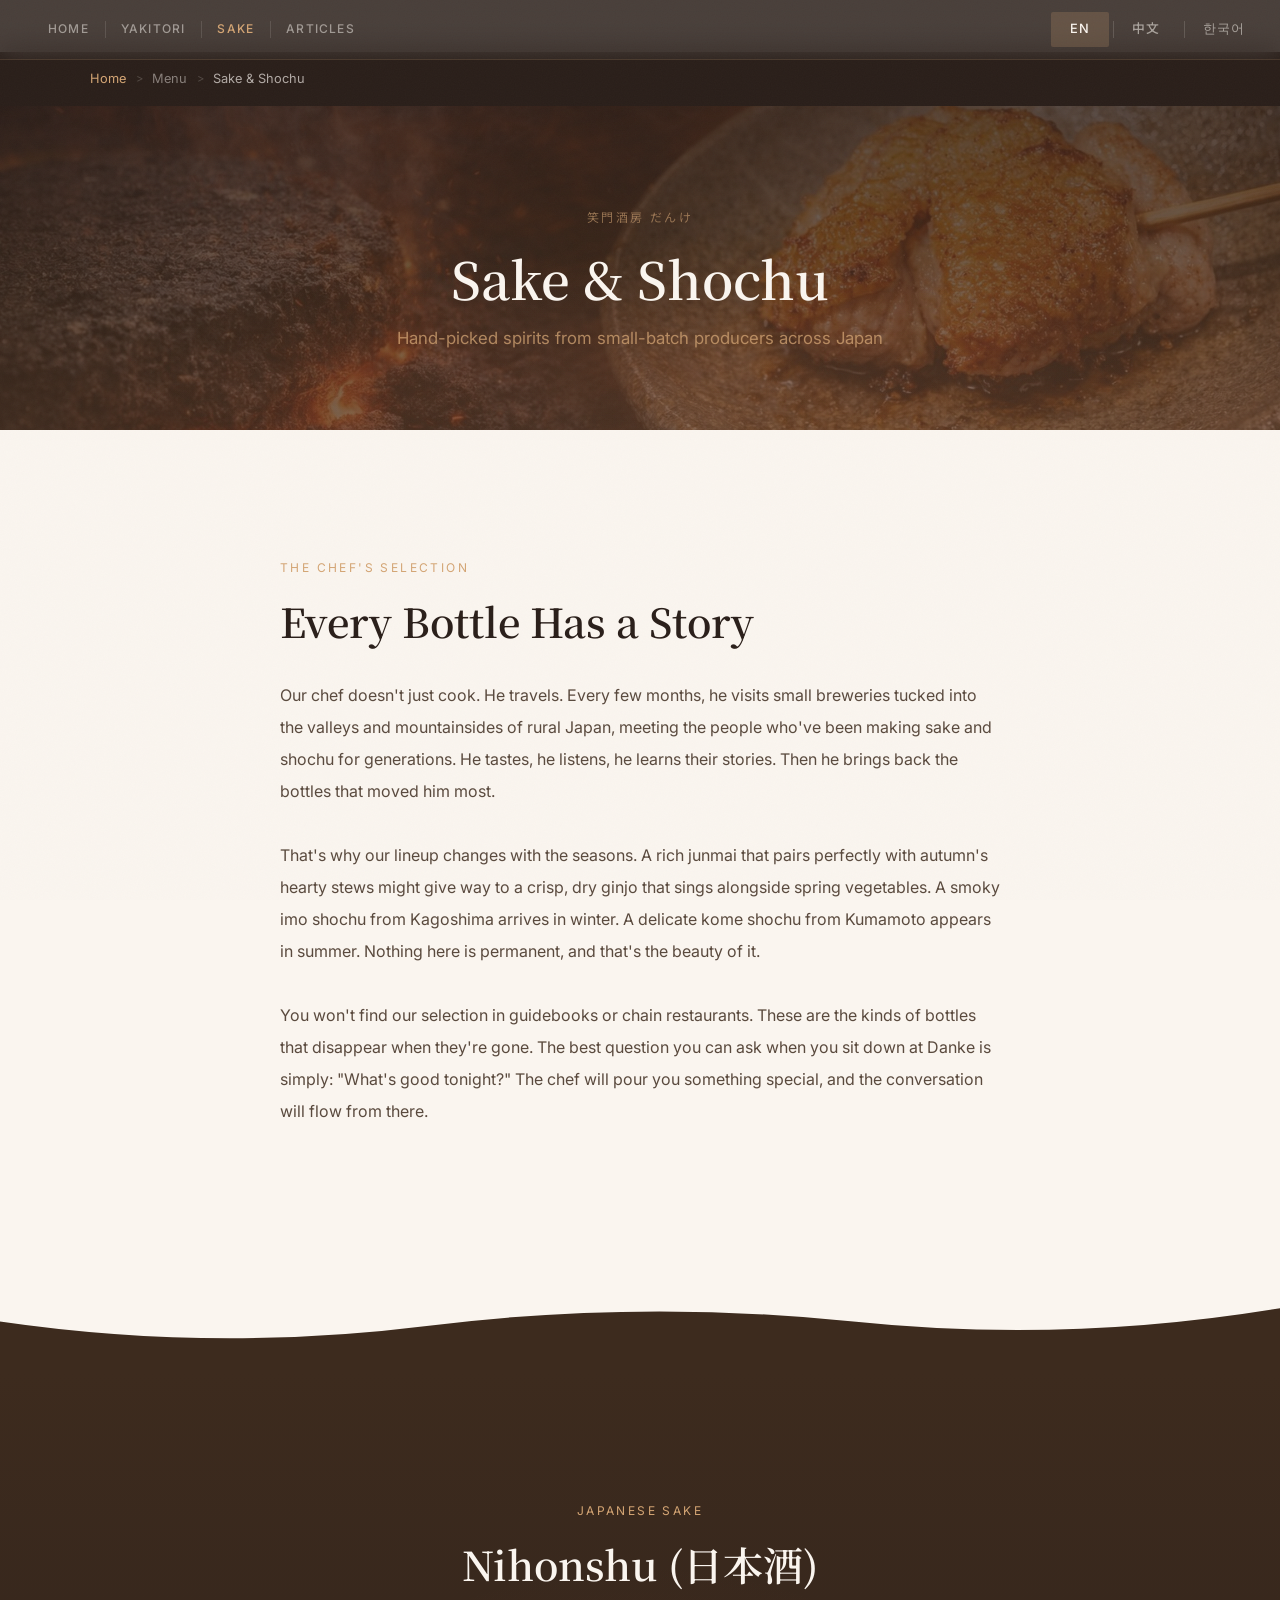
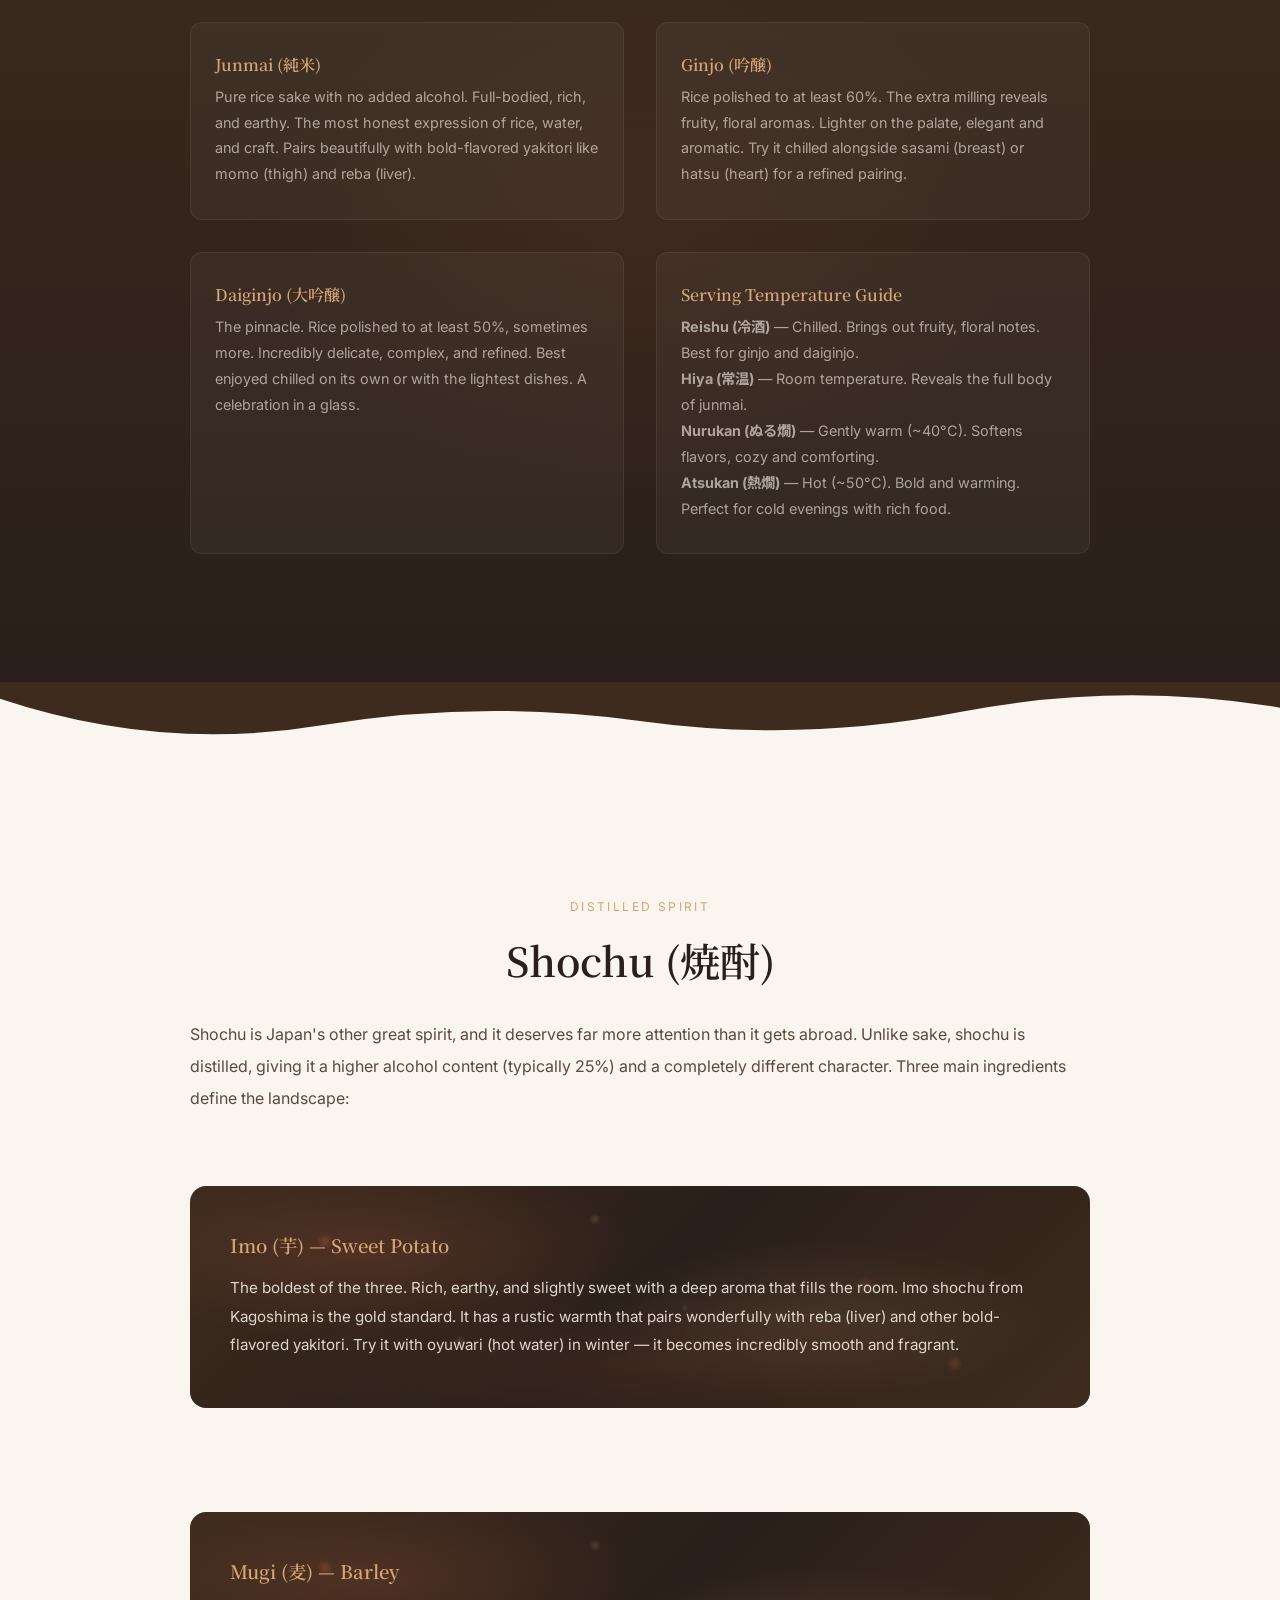
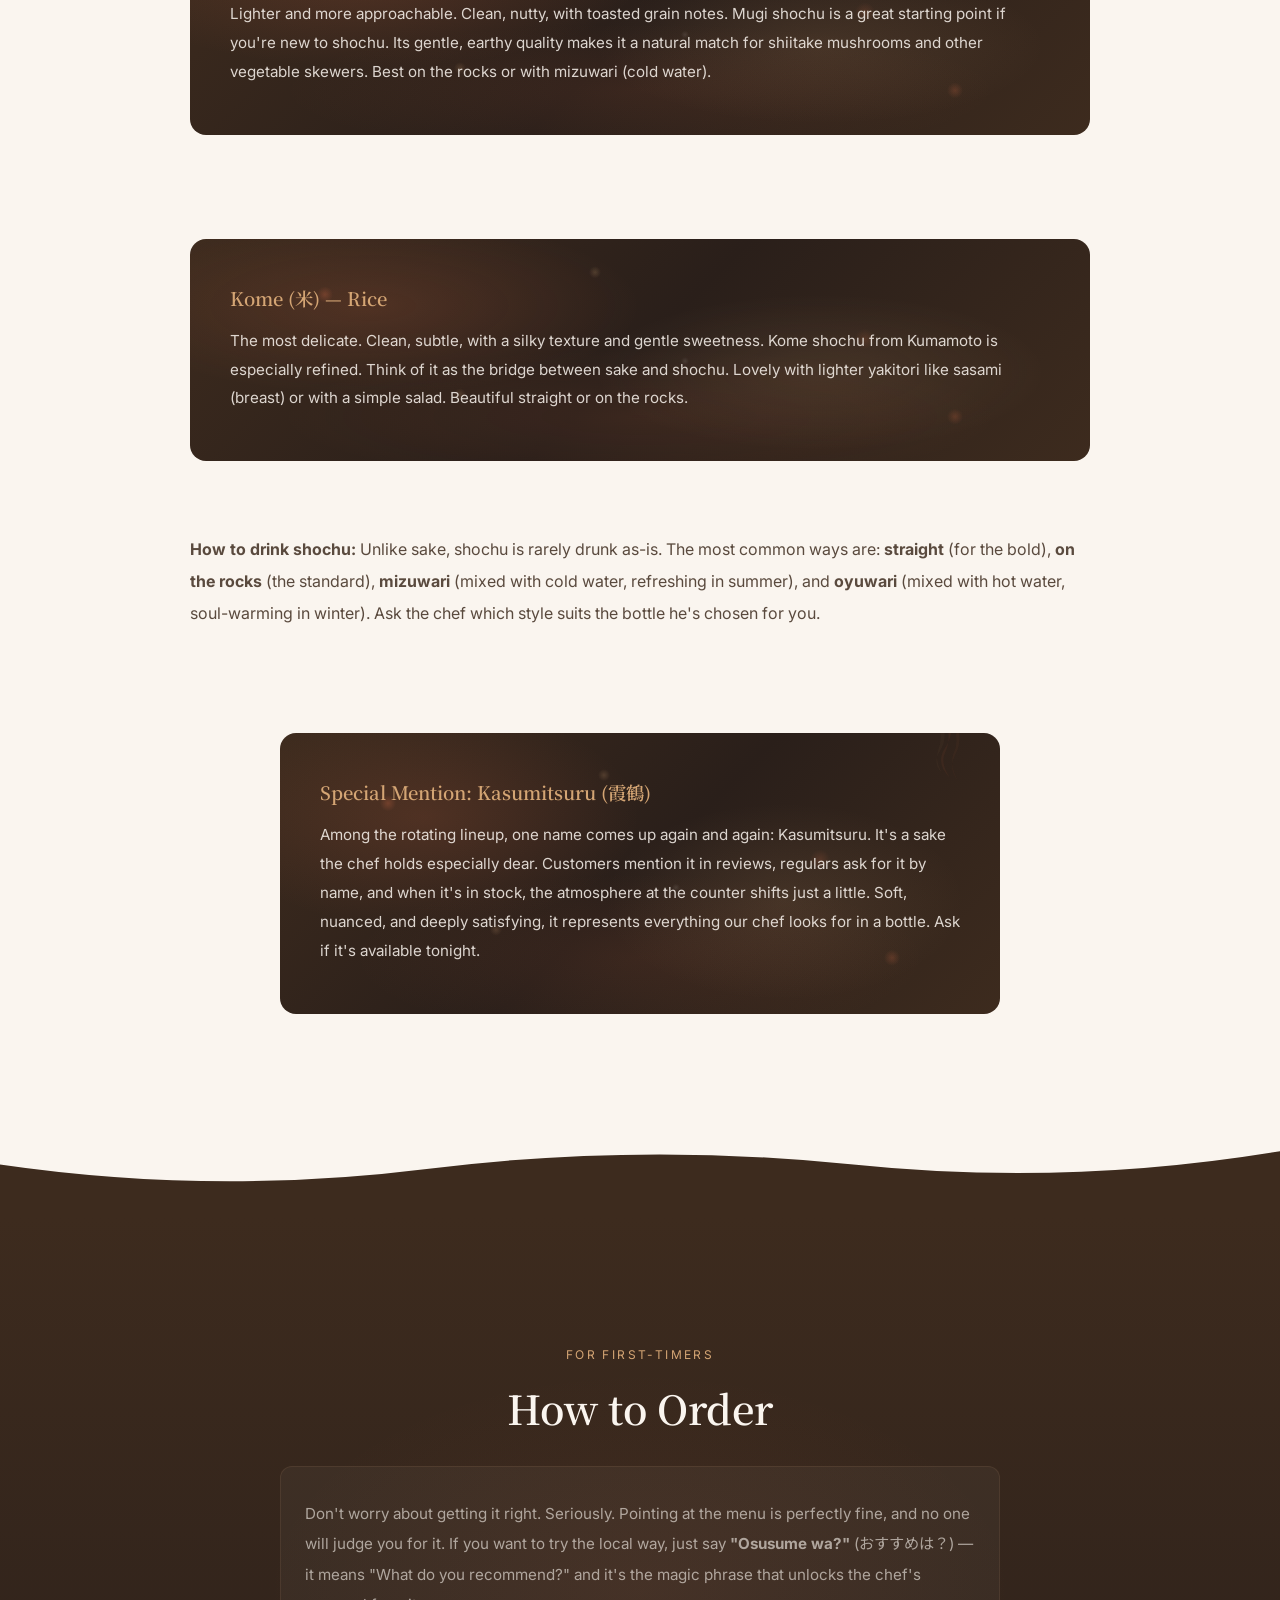
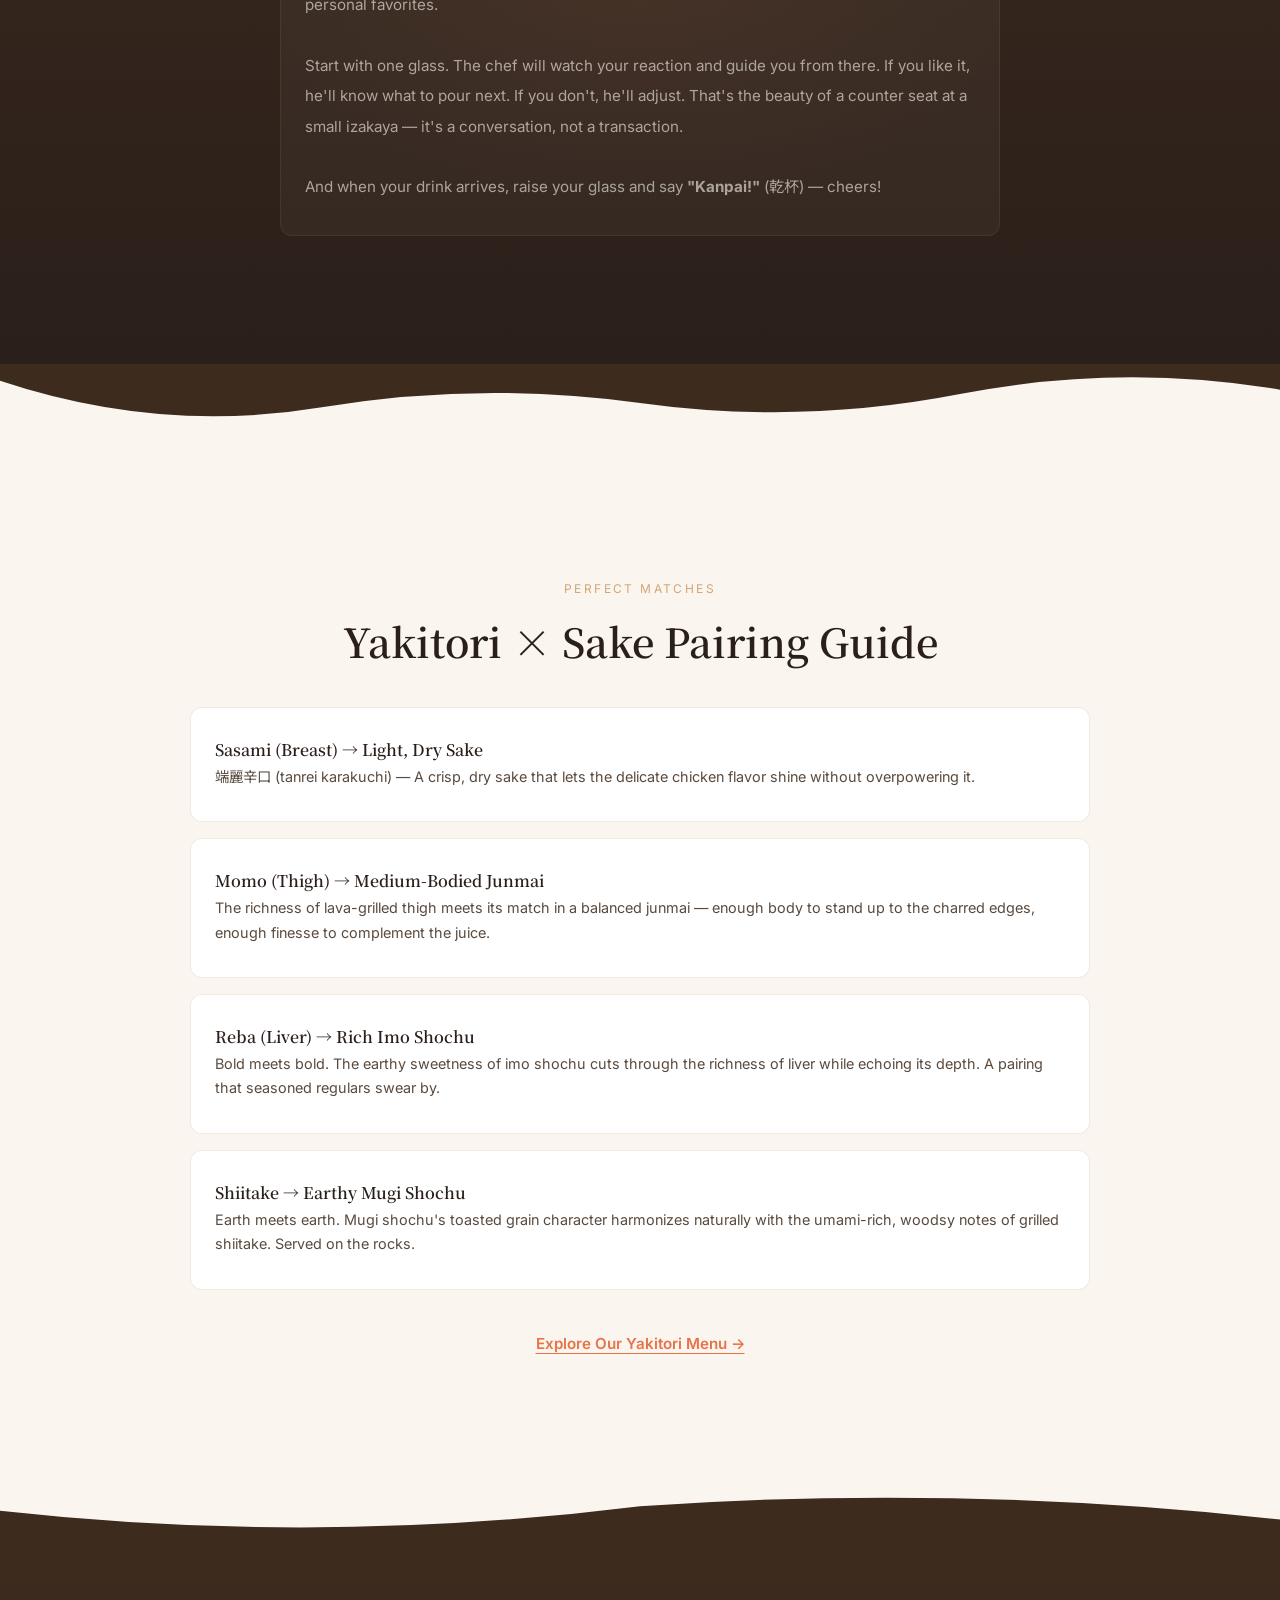
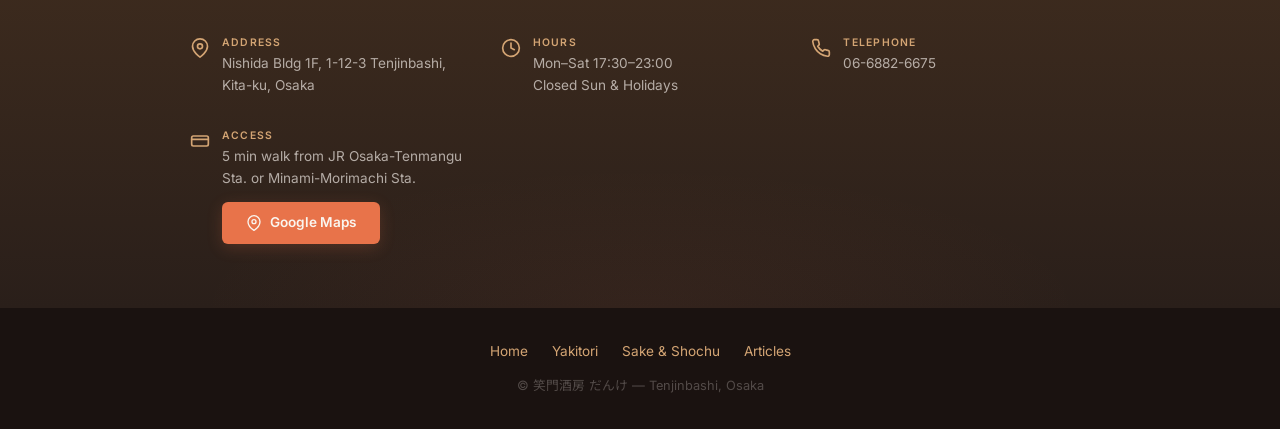
<file: menu/sake-shochu/index.html>
<!DOCTYPE html>
<html lang="en" prefix="og: http://ogp.me/ns#">
<head>
<meta charset="UTF-8">
<link rel="icon" href="/danke-lp/favicon.ico" sizes="32x32">
<link rel="icon" href="/danke-lp/favicon-192.png" sizes="192x192" type="image/png">
<link rel="apple-touch-icon" href="/danke-lp/apple-touch-icon.png">
<meta name="viewport" content="width=device-width, initial-scale=1.0">
<title>Sake &amp; Shochu - Danke Izakaya | Local Japanese Spirits, Osaka</title>
<meta name="description" content="Discover hand-picked sake and shochu at Danke Izakaya, Osaka. Our chef curates small-batch Japanese spirits that pair perfectly with lava stone yakitori.">
<meta name="keywords" content="sake Osaka, shochu, Japanese spirits, nihonshu, junmai, ginjo, izakaya drinks, 日本酒, 焼酎, 地酒, 清酒, 사케, 소주">
<meta name="robots" content="index, follow">
<link rel="canonical" href="https://haute-manmoto.github.io/danke-lp/menu/sake-shochu/">

<!-- Open Graph -->
<meta property="og:title" content="Sake &amp; Shochu - Danke Izakaya | Local Japanese Spirits">
<meta property="og:description" content="Hand-picked sake and shochu curated by our chef. Small-batch spirits from across Japan, paired with lava stone yakitori.">
<meta property="og:type" content="website">
<meta property="og:url" content="https://haute-manmoto.github.io/danke-lp/menu/sake-shochu/">
<meta property="og:image" content="https://haute-manmoto.github.io/danke-lp/images/hero-desktop.jpg">
<meta property="og:locale" content="en_US">
<meta property="og:locale:alternate" content="zh_CN">
<meta property="og:locale:alternate" content="ko_KR">
<meta property="og:site_name" content="笑門酒房 だんけ | Danke Izakaya">

<!-- Twitter Card -->
<meta name="twitter:card" content="summary_large_image">
<meta name="twitter:title" content="Sake &amp; Shochu - Danke Izakaya | Osaka">
<meta name="twitter:description" content="Hand-picked sake and shochu curated by our chef. Small-batch spirits paired with lava stone yakitori.">
<meta name="twitter:image" content="https://haute-manmoto.github.io/danke-lp/images/hero-desktop.jpg">

<!-- Schema.org Menu -->
<script type="application/ld+json">
{
  "@context": "https://schema.org",
  "@type": "Menu",
  "name": "Sake & Shochu Menu",
  "description": "Curated selection of Japanese sake and shochu at Danke Izakaya",
  "inLanguage": ["en","zh","ko","ja"],
  "hasMenuSection": [
    {
      "@type": "MenuSection",
      "name": "Nihonshu (Japanese Sake)",
      "description": "Junmai, Ginjo, and Daiginjo from small-batch producers",
      "hasMenuItem": [
        {"@type": "MenuItem", "name": "Junmai Sake", "description": "Pure rice sake, full-bodied and rich"},
        {"@type": "MenuItem", "name": "Ginjo Sake", "description": "Premium sake with fruity, floral aromas"},
        {"@type": "MenuItem", "name": "Daiginjo Sake", "description": "Ultra-premium sake, delicate and refined"}
      ]
    },
    {
      "@type": "MenuSection",
      "name": "Shochu (Distilled Spirit)",
      "description": "Imo, mugi, and kome shochu served various ways",
      "hasMenuItem": [
        {"@type": "MenuItem", "name": "Imo Shochu (Sweet Potato)", "description": "Rich, earthy distilled spirit from sweet potato"},
        {"@type": "MenuItem", "name": "Mugi Shochu (Barley)", "description": "Light, smooth distilled spirit from barley"},
        {"@type": "MenuItem", "name": "Kome Shochu (Rice)", "description": "Clean, delicate distilled spirit from rice"}
      ]
    }
  ],
  "mainEntityOfPage": {
    "@type": "Restaurant",
    "name": "笑門酒房 だんけ",
    "url": "https://haute-manmoto.github.io/danke-lp/"
  }
}
</script>

<!-- Fonts & CSS -->
<link rel="preconnect" href="https://fonts.googleapis.com">
<link rel="preconnect" href="https://fonts.gstatic.com" crossorigin>
<link href="https://fonts.googleapis.com/css2?family=Inter:wght@400;500;600&family=Noto+Sans+JP:wght@400;500;700&family=Noto+Serif+JP:wght@400;600;700&display=swap" rel="stylesheet">
<link rel="stylesheet" href="../../css/style.css">
</head>

<body data-active-lang="en">

<!-- ===================== LANGUAGE SWITCHER & NAV ===================== -->
<nav class="lang-switcher" role="navigation" aria-label="Language and Navigation">
  <div class="site-nav">
    <a href="../../" class="site-nav__link">Home</a>
    <a href="../yakitori/" class="site-nav__link">
      <span data-lang="en">Yakitori</span>
      <span data-lang="zh">烤鸡串</span>
      <span data-lang="ko">야키토리</span>
    </a>
    <a href="./" class="site-nav__link active">
      <span data-lang="en">Sake</span>
      <span data-lang="zh">清酒</span>
      <span data-lang="ko">사케</span>
    </a>
    <a href="../../articles/" class="site-nav__link">
      <span data-lang="en">Articles</span>
      <span data-lang="zh">文章</span>
      <span data-lang="ko">기사</span>
    </a>
  </div>
  <div>
    <button class="lang-btn active" data-switch-lang="en" aria-label="English">EN</button>
    <button class="lang-btn" data-switch-lang="zh" aria-label="Chinese">中文</button>
    <button class="lang-btn" data-switch-lang="ko" aria-label="Korean">한국어</button>
  </div>
</nav>

<!-- ===================== BREADCRUMB ===================== -->
<nav class="breadcrumb" aria-label="Breadcrumb">
  <ol>
    <li><a href="../../">Home</a></li>
    <li>
      <span data-lang="en">Menu</span>
      <span data-lang="zh">菜单</span>
      <span data-lang="ko">메뉴</span>
    </li>
    <li>
      <span class="current" data-lang="en">Sake &amp; Shochu</span>
      <span class="current" data-lang="zh">地酒・烧酒</span>
      <span class="current" data-lang="ko">사케 &amp; 소주</span>
    </li>
  </ol>
</nav>

<!-- ===================== PAGE HEADER ===================== -->
<header class="page-header">
  <p class="section-label reveal" style="color:rgba(212,165,116,0.6);">笑門酒房 だんけ</p>
  <h1 class="reveal">
    <span data-lang="en">Sake &amp; Shochu</span>
    <span data-lang="zh">地酒・焼酎</span>
    <span data-lang="ko">사케 &amp; 소주</span>
  </h1>
  <p class="page-header-sub reveal">
    <span data-lang="en">Hand-picked spirits from small-batch producers across Japan</span>
    <span data-lang="zh">精选日本各地小批量酿造的美酒</span>
    <span data-lang="ko">일본 각지 소규모 양조장의 엄선된 술</span>
  </p>
</header>

<!-- ===================== INTRO STORY ===================== -->
<section class="story" id="intro">
  <div class="story-inner">
    <p class="section-label reveal">
      <span data-lang="en">The Chef's Selection</span>
      <span data-lang="zh">主厨精选</span>
      <span data-lang="ko">셰프의 셀렉션</span>
    </p>

    <h2 class="reveal">
      <span data-lang="en">Every Bottle Has a Story</span>
      <span data-lang="zh">每瓶酒都有故事</span>
      <span data-lang="ko">모든 술에는 이야기가 있다</span>
    </h2>

    <!-- EN -->
    <div data-lang="en">
      <p class="story-text reveal">
        Our chef doesn't just cook. He travels. Every few months, he visits small breweries tucked into the valleys and mountainsides of rural Japan, meeting the people who've been making sake and shochu for generations. He tastes, he listens, he learns their stories. Then he brings back the bottles that moved him most.
      </p>
      <p class="story-text reveal">
        That's why our lineup changes with the seasons. A rich junmai that pairs perfectly with autumn's hearty stews might give way to a crisp, dry ginjo that sings alongside spring vegetables. A smoky imo shochu from Kagoshima arrives in winter. A delicate kome shochu from Kumamoto appears in summer. Nothing here is permanent, and that's the beauty of it.
      </p>
      <p class="story-text reveal">
        You won't find our selection in guidebooks or chain restaurants. These are the kinds of bottles that disappear when they're gone. The best question you can ask when you sit down at Danke is simply: "What's good tonight?" The chef will pour you something special, and the conversation will flow from there.
      </p>
    </div>

    <!-- ZH -->
    <div data-lang="zh">
      <p class="story-text reveal">
        我们的主厨不只是做菜，他还四处旅行。每隔几个月，他会走访隐藏在日本乡间山谷和山腰的小型酿酒厂，拜访那些世代酿造清酒和烧酒的匠人。他品尝、倾听，了解他们的故事，然后带回最打动他的酒。
      </p>
      <p class="story-text reveal">
        因此我们的酒单随季节变化。秋天那款醇厚的纯米酒完美搭配炖菜，到了春天就换成清爽辛口的吟酿，与春蔬相得益彰。冬天会有来自�的烟熏芋烧酒，夏天则是来自熊本的细腻米烧酒。这里没有什么是一成不变的，这正是它的魅力所在。
      </p>
      <p class="story-text reveal">
        你在旅游指南或连锁餐厅里找不到我们的酒。这些酒卖完就没了。当你坐下来，最好的问题就是："今晚有什么推荐？"主厨会为你倒上一杯特别的酒，话题自然就打开了。
      </p>
    </div>

    <!-- KO -->
    <div data-lang="ko">
      <p class="story-text reveal">
        우리 셰프는 요리만 하는 게 아닙니다. 그는 여행합니다. 몇 달에 한 번씩, 일본 시골의 골짜기와 산기슭에 숨겨진 소규모 양조장을 찾아가, 대대로 사케와 소주를 빚어온 사람들을 만납니다. 맛보고, 이야기를 듣고, 그들의 역사를 배우며, 가장 감동받은 술을 가지고 돌아옵니다.
      </p>
      <p class="story-text reveal">
        그래서 우리의 라인업은 계절에 따라 바뀝니다. 가을에 진한 스튜와 잘 어울리는 풍부한 준마이가, 봄에는 봄 채소와 어울리는 산뜻한 긴조로 바뀝니다. 겨울에는 가고시마의 스모키한 고구마 소주가 등장하고, 여름에는 구마모토의 섬세한 쌀 소주가 나옵니다. 여기서는 영원한 것이 없으며, 그것이야말로 매력입니다.
      </p>
      <p class="story-text reveal">
        가이드북이나 체인 레스토랑에서는 우리의 셀렉션을 찾을 수 없습니다. 여기의 술은 다 팔리면 끝입니다. 단케에 앉으면 가장 좋은 질문은 이것입니다: "오늘 뭐가 맛있어요?" 셰프가 특별한 한 잔을 따라줄 것이고, 그 순간부터 대화가 시작됩니다.
      </p>
    </div>
  </div>
</section>

<!-- Wave divider: light to dark -->
<div class="wave-divider" aria-hidden="true">
  <svg viewBox="0 0 1440 100" preserveAspectRatio="none" fill="none">
    <path d="M0,0 L0,50 Q240,90 480,60 Q720,30 960,55 Q1200,80 1440,40 L1440,0 Z" fill="#FAF5EF"/>
    <path d="M0,40 Q240,75 480,45 Q720,15 960,40 Q1200,65 1440,25 L1440,100 L0,100 Z" fill="#3D2B1E"/>
  </svg>
</div>

<!-- ===================== TYPES: NIHONSHU ===================== -->
<section class="experience" id="nihonshu">
  <div class="experience-inner" style="text-align:left;">
    <p class="section-label reveal" style="text-align:center;">
      <span data-lang="en">Japanese Sake</span>
      <span data-lang="zh">日本清酒</span>
      <span data-lang="ko">일본 사케</span>
    </p>

    <h2 class="reveal" style="text-align:center;">
      <span data-lang="en">Nihonshu (日本酒)</span>
      <span data-lang="zh">日本酒 (にほんしゅ)</span>
      <span data-lang="ko">니혼슈 (日本酒)</span>
    </h2>

    <div class="experience-grid" style="margin-top:2rem;">

      <!-- Junmai -->
      <div class="exp-card reveal">
        <h3 style="color:var(--amber); font-size:1rem; margin-bottom:0.5rem;">
          <span data-lang="en">Junmai (純米)</span>
          <span data-lang="zh">纯米酒 (純米)</span>
          <span data-lang="ko">준마이 (純米)</span>
        </h3>
        <p>
          <span data-lang="en">Pure rice sake with no added alcohol. Full-bodied, rich, and earthy. The most honest expression of rice, water, and craft. Pairs beautifully with bold-flavored yakitori like momo (thigh) and reba (liver).</span>
          <span data-lang="zh">不添加酒精的纯米酒。酒体饱满，浓郁质朴。最能体现米、水和匠心的味道。与口味浓郁的鸡腿肉和鸡肝烤串完美搭配。</span>
          <span data-lang="ko">알코올을 첨가하지 않은 순수 쌀 사케. 풍부하고 깊은 맛이 특징입니다. 쌀과 물, 그리고 장인 정신의 가장 솔직한 표현. 모모(닭다리)나 레바(간) 같은 진한 맛의 야키토리와 잘 어울립니다.</span>
        </p>
      </div>

      <!-- Ginjo -->
      <div class="exp-card reveal" style="transition-delay:0.15s">
        <h3 style="color:var(--amber); font-size:1rem; margin-bottom:0.5rem;">
          <span data-lang="en">Ginjo (吟醸)</span>
          <span data-lang="zh">吟酿酒 (吟醸)</span>
          <span data-lang="ko">긴조 (吟醸)</span>
        </h3>
        <p>
          <span data-lang="en">Rice polished to at least 60%. The extra milling reveals fruity, floral aromas. Lighter on the palate, elegant and aromatic. Try it chilled alongside sasami (breast) or hatsu (heart) for a refined pairing.</span>
          <span data-lang="zh">精米步合至少60%。精细研磨带出果香和花香。口感清爽、优雅芬芳。冷饮搭配鸡胸肉或鸡心，体验精致的味觉搭配。</span>
          <span data-lang="ko">쌀을 60% 이상 정미한 사케. 세밀한 도정으로 과일향과 꽃향이 피어납니다. 가벼운 입안감, 우아하고 향기로운 맛. 차갑게 해서 사사미(가슴살)나 하츠(심장)와 함께 즐겨보세요.</span>
        </p>
      </div>

      <!-- Daiginjo -->
      <div class="exp-card reveal" style="transition-delay:0.3s">
        <h3 style="color:var(--amber); font-size:1rem; margin-bottom:0.5rem;">
          <span data-lang="en">Daiginjo (大吟醸)</span>
          <span data-lang="zh">大吟酿 (大吟醸)</span>
          <span data-lang="ko">다이긴조 (大吟醸)</span>
        </h3>
        <p>
          <span data-lang="en">The pinnacle. Rice polished to at least 50%, sometimes more. Incredibly delicate, complex, and refined. Best enjoyed chilled on its own or with the lightest dishes. A celebration in a glass.</span>
          <span data-lang="zh">清酒的巅峰之作。精米步合至少50%，有时更高。极其细腻、层次丰富、精致优雅。最适合冷饮独酌或搭配最清淡的菜肴。杯中的庆典。</span>
          <span data-lang="ko">사케의 정점. 쌀을 50% 이상 정미하며, 때로는 그 이상. 놀라울 정도로 섬세하고 복잡하며 세련된 맛. 차갑게 해서 그 자체로 즐기거나 가장 가벼운 요리와 함께. 잔 속의 축제입니다.</span>
        </p>
      </div>

      <!-- Serving Temperature -->
      <div class="exp-card reveal" style="transition-delay:0.45s">
        <h3 style="color:var(--amber); font-size:1rem; margin-bottom:0.5rem;">
          <span data-lang="en">Serving Temperature Guide</span>
          <span data-lang="zh">饮用温度指南</span>
          <span data-lang="ko">음용 온도 가이드</span>
        </h3>
        <p>
          <span data-lang="en"><strong>Reishu (冷酒)</strong> — Chilled. Brings out fruity, floral notes. Best for ginjo and daiginjo.<br><strong>Hiya (常温)</strong> — Room temperature. Reveals the full body of junmai.<br><strong>Nurukan (ぬる燗)</strong> — Gently warm (~40&deg;C). Softens flavors, cozy and comforting.<br><strong>Atsukan (熱燗)</strong> — Hot (~50&deg;C). Bold and warming. Perfect for cold evenings with rich food.</span>
          <span data-lang="zh"><strong>冷酒 (Reishu)</strong> — 冰镇。突出果香和花香。适合吟酿和大吟酿。<br><strong>常温 (Hiya)</strong> — 室温。展现纯米酒的饱满酒体。<br><strong>温燗 (Nurukan)</strong> — 微温（约40度）。柔化风味，温暖舒适。<br><strong>热燗 (Atsukan)</strong> — 热饮（约50度）。浓郁温暖，冬夜搭配浓郁菜肴的最佳选择。</span>
          <span data-lang="ko"><strong>레이슈 (冷酒)</strong> — 차갑게. 과일향, 꽃향이 살아납니다. 긴조, 다이긴조에 추천.<br><strong>히야 (常温)</strong> — 상온. 준마이의 풀바디를 느낄 수 있습니다.<br><strong>누루칸 (ぬる燗)</strong> — 미지근하게 (~40도). 맛이 부드러워지며 편안한 느낌.<br><strong>아츠칸 (熱燗)</strong> — 뜨겁게 (~50도). 진하고 따뜻함. 추운 저녁, 진한 요리와 함께.</span>
        </p>
      </div>
    </div>
  </div>
</section>

<!-- Wave divider: dark to light -->
<div class="wave-divider" aria-hidden="true">
  <svg viewBox="0 0 1440 100" preserveAspectRatio="none" fill="none">
    <path d="M0,0 L0,60 Q180,100 360,70 Q540,40 720,65 Q900,90 1080,55 Q1260,20 1440,50 L1440,0 Z" fill="#3D2B1E"/>
    <path d="M0,20 Q180,80 360,50 Q540,20 720,45 Q900,70 1080,35 Q1260,0 1440,30 L1440,100 L0,100 Z" fill="#FAF5EF"/>
  </svg>
</div>

<!-- ===================== TYPES: SHOCHU ===================== -->
<section class="story" id="shochu" style="padding-bottom:2rem;">
  <div class="story-inner" style="max-width:900px;">
    <p class="section-label reveal" style="text-align:center;">
      <span data-lang="en">Distilled Spirit</span>
      <span data-lang="zh">蒸馏酒</span>
      <span data-lang="ko">증류주</span>
    </p>

    <h2 class="reveal" style="text-align:center;">
      <span data-lang="en">Shochu (焼酎)</span>
      <span data-lang="zh">烧酒 (焼酎)</span>
      <span data-lang="ko">소주 (焼酎)</span>
    </h2>

    <!-- EN -->
    <div data-lang="en">
      <p class="story-text reveal">
        Shochu is Japan's other great spirit, and it deserves far more attention than it gets abroad. Unlike sake, shochu is distilled, giving it a higher alcohol content (typically 25%) and a completely different character. Three main ingredients define the landscape:
      </p>
    </div>
    <!-- ZH -->
    <div data-lang="zh">
      <p class="story-text reveal">
        烧酒是日本的另一大名酒，在海外它值得更多的关注。与清酒不同，烧酒是蒸馏酒，酒精度更高（通常25%），风味截然不同。三种主要原料定义了烧酒的世界：
      </p>
    </div>
    <!-- KO -->
    <div data-lang="ko">
      <p class="story-text reveal">
        소주는 일본의 또 다른 위대한 증류주이며, 해외에서 받는 것보다 훨씬 더 많은 주목을 받을 자격이 있습니다. 사케와 달리 소주는 증류주로, 알코올 도수가 높고(보통 25%) 완전히 다른 성격을 가지고 있습니다. 세 가지 주요 원료가 소주의 세계를 정의합니다:
      </p>
    </div>

    <!-- Shochu types grid -->
    <div style="display:grid; grid-template-columns:1fr; gap:1.5rem; margin-top:2rem;">

      <!-- Imo -->
      <div class="lava-block reveal">
        <h3>
          <span data-lang="en">Imo (芋) — Sweet Potato</span>
          <span data-lang="zh">芋烧酒 (芋) — 红薯</span>
          <span data-lang="ko">이모 (芋) — 고구마</span>
        </h3>
        <p>
          <span data-lang="en">The boldest of the three. Rich, earthy, and slightly sweet with a deep aroma that fills the room. Imo shochu from Kagoshima is the gold standard. It has a rustic warmth that pairs wonderfully with reba (liver) and other bold-flavored yakitori. Try it with oyuwari (hot water) in winter — it becomes incredibly smooth and fragrant.</span>
          <span data-lang="zh">三者中最浓郁的。醇厚、质朴，带有微甜和充满整个房间的深沉香气。鹿儿岛的芋烧酒是黄金标准。它有一种质朴的温暖感，与鸡肝和其他浓味烤串完美搭配。冬天试试热水兑饮，口感变得无比顺滑芬芳。</span>
          <span data-lang="ko">세 가지 중 가장 진합니다. 풍부하고 토속적이며, 살짝 달콤한 깊은 향이 방 안을 채웁니다. 가고시마의 고구마 소주가 최고 기준입니다. 소박한 온기가 있어 레바(간)와 진한 맛의 야키토리와 훌륭하게 어울립니다. 겨울에는 오유와리(뜨거운 물)로 즐겨보세요 — 놀라울 정도로 부드럽고 향기로워집니다.</span>
        </p>
      </div>

      <!-- Mugi -->
      <div class="lava-block reveal">
        <h3>
          <span data-lang="en">Mugi (麦) — Barley</span>
          <span data-lang="zh">麦烧酒 (麦) — 大麦</span>
          <span data-lang="ko">무기 (麦) — 보리</span>
        </h3>
        <p>
          <span data-lang="en">Lighter and more approachable. Clean, nutty, with toasted grain notes. Mugi shochu is a great starting point if you're new to shochu. Its gentle, earthy quality makes it a natural match for shiitake mushrooms and other vegetable skewers. Best on the rocks or with mizuwari (cold water).</span>
          <span data-lang="zh">更清爽、更容易入口。干净的坚果味，带有烤谷物的香气。如果你是烧酒新手，麦烧酒是最好的入门选择。它温和的泥土气息与香菇和蔬菜烤串天然相配。推荐加冰或冷水兑饮。</span>
          <span data-lang="ko">더 가볍고 친근합니다. 깔끔하고 고소하며 구운 곡물의 풍미가 있습니다. 소주가 처음이라면 무기 소주가 좋은 출발점입니다. 부드럽고 토속적인 성질이 표고버섯과 채소 꼬치와 자연스럽게 어울립니다. 온더락이나 미즈와리(찬물)가 추천입니다.</span>
        </p>
      </div>

      <!-- Kome -->
      <div class="lava-block reveal">
        <h3>
          <span data-lang="en">Kome (米) — Rice</span>
          <span data-lang="zh">米烧酒 (米) — 大米</span>
          <span data-lang="ko">코메 (米) — 쌀</span>
        </h3>
        <p>
          <span data-lang="en">The most delicate. Clean, subtle, with a silky texture and gentle sweetness. Kome shochu from Kumamoto is especially refined. Think of it as the bridge between sake and shochu. Lovely with lighter yakitori like sasami (breast) or with a simple salad. Beautiful straight or on the rocks.</span>
          <span data-lang="zh">最细腻的一种。清爽、微妙，口感丝滑带有淡淡甜味。熊本的米烧酒尤为精致。可以将它视为清酒和烧酒之间的桥梁。与鸡胸肉等清淡烤串或简单沙拉搭配很棒。直饮或加冰都很美。</span>
          <span data-lang="ko">가장 섬세합니다. 깔끔하고 미묘하며, 실크 같은 질감과 은은한 단맛이 있습니다. 구마모토의 쌀 소주는 특히 세련됩니다. 사케와 소주 사이의 다리라고 생각하세요. 사사미(가슴살) 같은 가벼운 야키토리나 심플한 샐러드와 잘 어울립니다. 스트레이트나 온더락으로 아름답게 즐길 수 있습니다.</span>
        </p>
      </div>
    </div>

    <!-- How to drink shochu -->
    <div data-lang="en">
      <p class="story-text reveal" style="margin-top:2rem;">
        <strong>How to drink shochu:</strong> Unlike sake, shochu is rarely drunk as-is. The most common ways are: <strong>straight</strong> (for the bold), <strong>on the rocks</strong> (the standard), <strong>mizuwari</strong> (mixed with cold water, refreshing in summer), and <strong>oyuwari</strong> (mixed with hot water, soul-warming in winter). Ask the chef which style suits the bottle he's chosen for you.
      </p>
    </div>
    <div data-lang="zh">
      <p class="story-text reveal" style="margin-top:2rem;">
        <strong>烧酒的饮用方式：</strong>与清酒不同，烧酒很少直接饮用。最常见的方式有：<strong>纯饮</strong>（适合老手）、<strong>加冰</strong>（最标准）、<strong>冷水兑饮（mizuwari）</strong>（夏天清爽）和<strong>热水兑饮（oyuwari）</strong>（冬天暖身）。问问主厨，他选的那瓶酒适合哪种喝法。
      </p>
    </div>
    <div data-lang="ko">
      <p class="story-text reveal" style="margin-top:2rem;">
        <strong>소주 마시는 법:</strong> 사케와 달리 소주는 그대로 마시는 경우가 드뭅니다. 가장 일반적인 방법은: <strong>스트레이트</strong>(진한 맛을 즐기시는 분), <strong>온더락</strong>(기본), <strong>미즈와리</strong>(찬물 혼합, 여름에 상쾌), <strong>오유와리</strong>(뜨거운 물 혼합, 겨울에 따뜻)입니다. 셰프가 골라준 술에 어떤 스타일이 맞는지 물어보세요.
      </p>
    </div>
  </div>
</section>

<!-- ===================== SPECIAL: KASUMITSURU ===================== -->
<section style="background:var(--light); padding:0 1.5rem clamp(3rem,6vw,5rem);">
  <div style="max-width:720px; margin:0 auto;">
    <div class="lava-block reveal">
      <svg class="flame-deco" width="60" height="80" viewBox="0 0 60 80" aria-hidden="true">
        <path d="M30,0 Q35,20 25,35 Q15,50 30,65 Q20,50 25,40 Q30,30 28,15 Z" fill="#E8734A" opacity="0.4"/>
        <path d="M22,10 Q28,25 20,38 Q12,50 22,60 Q15,48 18,38 Q22,28 20,18 Z" fill="#D4A574" opacity="0.3"/>
        <path d="M38,15 Q42,30 35,42 Q28,55 38,68 Q30,54 33,42 Q38,32 36,22 Z" fill="#E8734A" opacity="0.3"/>
      </svg>

      <h3>
        <span data-lang="en">Special Mention: Kasumitsuru (霞鶴)</span>
        <span data-lang="zh">特别推荐：霞鶴 (かすみつる)</span>
        <span data-lang="ko">특별 추천: 카스미츠루 (霞鶴)</span>
      </h3>
      <p>
        <span data-lang="en">Among the rotating lineup, one name comes up again and again: Kasumitsuru. It's a sake the chef holds especially dear. Customers mention it in reviews, regulars ask for it by name, and when it's in stock, the atmosphere at the counter shifts just a little. Soft, nuanced, and deeply satisfying, it represents everything our chef looks for in a bottle. Ask if it's available tonight.</span>
        <span data-lang="zh">在不断轮换的酒单中，有一个名字总是反复出现：霞鶴。这是主厨特别钟爱的一款清酒。顾客在评论中提到它，常客们点名要它，当它有货时，吧台的气氛都会微妙地变化。柔和、细腻、令人深感满足，它代表了主厨对一瓶好酒的所有期待。今晚不妨问问还有没有。</span>
        <span data-lang="ko">계속 바뀌는 라인업 중에서, 하나의 이름이 반복적으로 등장합니다: 카스미츠루(霞鶴). 셰프가 특별히 아끼는 사케입니다. 고객들이 리뷰에서 언급하고, 단골들은 이름을 대고 주문하며, 재고가 있을 때면 카운터의 분위기가 미묘하게 달라집니다. 부드럽고 뉘앙스 있으며 깊이 있는 만족감을 주는, 셰프가 술에서 찾는 모든 것을 대표하는 사케입니다. 오늘 있는지 물어보세요.</span>
      </p>
    </div>
  </div>
</section>

<!-- Wave divider: light to dark -->
<div class="wave-divider" aria-hidden="true">
  <svg viewBox="0 0 1440 100" preserveAspectRatio="none" fill="none">
    <path d="M0,0 L0,50 Q240,90 480,60 Q720,30 960,55 Q1200,80 1440,40 L1440,0 Z" fill="#FAF5EF"/>
    <path d="M0,40 Q240,75 480,45 Q720,15 960,40 Q1200,65 1440,25 L1440,100 L0,100 Z" fill="#3D2B1E"/>
  </svg>
</div>

<!-- ===================== HOW TO ORDER ===================== -->
<section class="experience" id="how-to-order">
  <div class="experience-inner" style="text-align:left; max-width:720px;">
    <p class="section-label reveal" style="text-align:center;">
      <span data-lang="en">For First-Timers</span>
      <span data-lang="zh">新手指南</span>
      <span data-lang="ko">처음 오시는 분</span>
    </p>

    <h2 class="reveal" style="text-align:center;">
      <span data-lang="en">How to Order</span>
      <span data-lang="zh">如何点酒</span>
      <span data-lang="ko">주문하는 법</span>
    </h2>

    <!-- EN -->
    <div data-lang="en">
      <div class="exp-card reveal" style="margin-top:2rem;">
        <p style="font-size:0.95rem; line-height:2;">
          Don't worry about getting it right. Seriously. Pointing at the menu is perfectly fine, and no one will judge you for it. If you want to try the local way, just say <strong>"Osusume wa?"</strong> (おすすめは？) — it means "What do you recommend?" and it's the magic phrase that unlocks the chef's personal favorites.<br><br>
          Start with one glass. The chef will watch your reaction and guide you from there. If you like it, he'll know what to pour next. If you don't, he'll adjust. That's the beauty of a counter seat at a small izakaya — it's a conversation, not a transaction.<br><br>
          And when your drink arrives, raise your glass and say <strong>"Kanpai!"</strong> (乾杯) — cheers!
        </p>
      </div>
    </div>

    <!-- ZH -->
    <div data-lang="zh">
      <div class="exp-card reveal" style="margin-top:2rem;">
        <p style="font-size:0.95rem; line-height:2;">
          不用担心点错。真的。指着菜单点完全没问题，没人会因此介意。如果想体验当地人的方式，只需说<strong>"Osusume wa?"</strong>（おすすめは？）——意思是"有什么推荐？"这句话就像魔法咒语，能解锁主厨的私藏好酒。<br><br>
          先来一杯就好。主厨会观察你的反应，然后引导你。如果你喜欢，他知道接下来该倒什么。如果不合口味，他会调整。这就是小居酒屋吧台座位的魅力——这是一场对话，而不是一笔交易。<br><br>
          当酒端上来时，举起杯子说<strong>"Kanpai!"</strong>（乾杯）——干杯！
        </p>
      </div>
    </div>

    <!-- KO -->
    <div data-lang="ko">
      <div class="exp-card reveal" style="margin-top:2rem;">
        <p style="font-size:0.95rem; line-height:2;">
          잘 주문해야 한다고 걱정하지 마세요. 진심입니다. 메뉴를 가리키는 것만으로 충분하고, 아무도 그것을 이상하게 생각하지 않습니다. 현지인처럼 해보고 싶다면 <strong>"오스스메와?"</strong>(おすすめは？)라고 말해보세요 — "추천이 뭐예요?"라는 뜻으로, 셰프의 특별한 애장품을 열어주는 마법의 문구입니다.<br><br>
          한 잔부터 시작하세요. 셰프가 당신의 반응을 보고 다음을 안내해줄 것입니다. 마음에 드시면, 다음에 무엇을 따라야 할지 알고 있습니다. 입맛에 안 맞으면 조절해줍니다. 이것이 작은 이자카야 카운터석의 매력입니다 — 거래가 아니라 대화입니다.<br><br>
          술이 나오면 잔을 들고 <strong>"칸파이!"</strong>(乾杯) — 건배!
        </p>
      </div>
    </div>
  </div>
</section>

<!-- Wave divider: dark to light -->
<div class="wave-divider" aria-hidden="true">
  <svg viewBox="0 0 1440 100" preserveAspectRatio="none" fill="none">
    <path d="M0,0 L0,60 Q180,100 360,70 Q540,40 720,65 Q900,90 1080,55 Q1260,20 1440,50 L1440,0 Z" fill="#3D2B1E"/>
    <path d="M0,20 Q180,80 360,50 Q540,20 720,45 Q900,70 1080,35 Q1260,0 1440,30 L1440,100 L0,100 Z" fill="#FAF5EF"/>
  </svg>
</div>

<!-- ===================== PAIRING GUIDE ===================== -->
<section class="story" id="pairing">
  <div class="story-inner" style="max-width:900px;">
    <p class="section-label reveal" style="text-align:center;">
      <span data-lang="en">Perfect Matches</span>
      <span data-lang="zh">完美搭配</span>
      <span data-lang="ko">완벽한 조합</span>
    </p>

    <h2 class="reveal" style="text-align:center;">
      <span data-lang="en">Yakitori &times; Sake Pairing Guide</span>
      <span data-lang="zh">烤串 &times; 酒搭配指南</span>
      <span data-lang="ko">야키토리 &times; 술 페어링 가이드</span>
    </h2>

    <!-- Pairing Grid -->
    <div style="display:grid; grid-template-columns:1fr; gap:1rem; margin-top:2.5rem;">

      <!-- Sasami -->
      <div class="exp-card reveal" style="background:#fff; border-color:rgba(139,94,60,0.12);">
        <div style="display:flex; align-items:center; gap:1rem; flex-wrap:wrap;">
          <div style="flex:1; min-width:200px;">
            <h3 style="color:var(--dark); font-size:1rem; margin-bottom:0.25rem;">
              <span data-lang="en">Sasami (Breast) &rarr; Light, Dry Sake</span>
              <span data-lang="zh">鸡胸肉 (ささみ) &rarr; 清爽辛口清酒</span>
              <span data-lang="ko">사사미 (가슴살) &rarr; 라이트 드라이 사케</span>
            </h3>
            <p style="color:#5a4a3e; font-size:0.9rem; line-height:1.7;">
              <span data-lang="en">端麗辛口 (tanrei karakuchi) — A crisp, dry sake that lets the delicate chicken flavor shine without overpowering it.</span>
              <span data-lang="zh">端麗辛口 — 清爽干型清酒，让鸡肉的细腻风味尽情绽放而不被盖过。</span>
              <span data-lang="ko">단레이 카라쿠치 (端麗辛口) — 산뜻하고 드라이한 사케가 섬세한 닭고기 맛을 빛나게 합니다.</span>
            </p>
          </div>
        </div>
      </div>

      <!-- Momo -->
      <div class="exp-card reveal" style="background:#fff; border-color:rgba(139,94,60,0.12); transition-delay:0.1s;">
        <div style="display:flex; align-items:center; gap:1rem; flex-wrap:wrap;">
          <div style="flex:1; min-width:200px;">
            <h3 style="color:var(--dark); font-size:1rem; margin-bottom:0.25rem;">
              <span data-lang="en">Momo (Thigh) &rarr; Medium-Bodied Junmai</span>
              <span data-lang="zh">鸡腿肉 (もも) &rarr; 中等酒体纯米酒</span>
              <span data-lang="ko">모모 (닭다리) &rarr; 미디엄 바디 준마이</span>
            </h3>
            <p style="color:#5a4a3e; font-size:0.9rem; line-height:1.7;">
              <span data-lang="en">The richness of lava-grilled thigh meets its match in a balanced junmai — enough body to stand up to the charred edges, enough finesse to complement the juice.</span>
              <span data-lang="zh">用岩烤的鸡腿肉的醇厚，与平衡的纯米酒相得益彰——足够的酒体承接炭烤的焦香，又有足够的细腻衬托肉汁。</span>
              <span data-lang="ko">용암석에 구운 닭다리의 풍미와 균형 잡힌 준마이가 만나 — 숯불 향을 받아낼 바디감과 육즙을 살리는 섬세함을 동시에.</span>
            </p>
          </div>
        </div>
      </div>

      <!-- Reba -->
      <div class="exp-card reveal" style="background:#fff; border-color:rgba(139,94,60,0.12); transition-delay:0.2s;">
        <div style="display:flex; align-items:center; gap:1rem; flex-wrap:wrap;">
          <div style="flex:1; min-width:200px;">
            <h3 style="color:var(--dark); font-size:1rem; margin-bottom:0.25rem;">
              <span data-lang="en">Reba (Liver) &rarr; Rich Imo Shochu</span>
              <span data-lang="zh">鸡肝 (レバー) &rarr; 浓郁芋烧酒</span>
              <span data-lang="ko">레바 (간) &rarr; 진한 이모 소주</span>
            </h3>
            <p style="color:#5a4a3e; font-size:0.9rem; line-height:1.7;">
              <span data-lang="en">Bold meets bold. The earthy sweetness of imo shochu cuts through the richness of liver while echoing its depth. A pairing that seasoned regulars swear by.</span>
              <span data-lang="zh">浓郁碰撞浓郁。芋烧酒的泥土甜味穿透鸡肝的醇厚，同时呼应其深度。这是老客人们发誓推荐的搭配。</span>
              <span data-lang="ko">진한 맛의 만남. 고구마 소주의 토속적 단맛이 간의 풍부함을 관통하면서 그 깊이를 반향합니다. 단골들이 극찬하는 페어링.</span>
            </p>
          </div>
        </div>
      </div>

      <!-- Shiitake -->
      <div class="exp-card reveal" style="background:#fff; border-color:rgba(139,94,60,0.12); transition-delay:0.3s;">
        <div style="display:flex; align-items:center; gap:1rem; flex-wrap:wrap;">
          <div style="flex:1; min-width:200px;">
            <h3 style="color:var(--dark); font-size:1rem; margin-bottom:0.25rem;">
              <span data-lang="en">Shiitake &rarr; Earthy Mugi Shochu</span>
              <span data-lang="zh">香菇 &rarr; 质朴麦烧酒</span>
              <span data-lang="ko">표고버섯 &rarr; 토속적 무기 소주</span>
            </h3>
            <p style="color:#5a4a3e; font-size:0.9rem; line-height:1.7;">
              <span data-lang="en">Earth meets earth. Mugi shochu's toasted grain character harmonizes naturally with the umami-rich, woodsy notes of grilled shiitake. Served on the rocks.</span>
              <span data-lang="zh">大地的相遇。麦烧酒的烤谷物风味与烤香菇浓郁的鲜味和木质香气自然和谐。加冰享用。</span>
              <span data-lang="ko">흙의 만남. 무기 소주의 구운 곡물 성격이 구운 표고버섯의 감칠맛과 나무향과 자연스럽게 어우러집니다. 온더락으로.</span>
            </p>
          </div>
        </div>
      </div>
    </div>

    <!-- Link to yakitori menu -->
    <p class="reveal" style="text-align:center; margin-top:2.5rem;">
      <a href="../yakitori/" style="display:inline-flex; align-items:center; gap:0.5rem; color:var(--lava); font-weight:600; text-decoration:underline; text-underline-offset:4px; font-size:0.95rem;">
        <span data-lang="en">Explore Our Yakitori Menu &rarr;</span>
        <span data-lang="zh">探索我们的烤串菜单 &rarr;</span>
        <span data-lang="ko">야키토리 메뉴 보기 &rarr;</span>
      </a>
    </p>
  </div>
</section>

<!-- Wave divider: light to dark -->
<div class="wave-divider" aria-hidden="true">
  <svg viewBox="0 0 1440 100" preserveAspectRatio="none" fill="none">
    <path d="M0,0 L0,40 Q360,80 720,35 Q1080,0 1440,50 L1440,0 Z" fill="#FAF5EF"/>
    <path d="M0,30 Q360,70 720,25 Q1080,0 1440,40 L1440,100 L0,100 Z" fill="#3D2B1E"/>
  </svg>
</div>

<!-- ===================== STORE INFO COMPACT ===================== -->
<section class="store-info-compact">
  <div class="store-info-compact-inner">
    <!-- Address -->
    <div class="store-info-compact-item">
      <svg class="compact-icon" viewBox="0 0 24 24" fill="none" stroke="currentColor" stroke-width="2" stroke-linecap="round" stroke-linejoin="round" aria-hidden="true">
        <path d="M21 10c0 7-9 13-9 13s-9-6-9-13a9 9 0 0 1 18 0z"/>
        <circle cx="12" cy="10" r="3"/>
      </svg>
      <div>
        <h4>
          <span data-lang="en">Address</span>
          <span data-lang="zh">地址</span>
          <span data-lang="ko">주소</span>
        </h4>
        <p>
          <span data-lang="en">Nishida Bldg 1F, 1-12-3 Tenjinbashi, Kita-ku, Osaka</span>
          <span data-lang="zh">大阪府大阪市北区天神桥1-12-3 西田大楼 1F</span>
          <span data-lang="ko">오사카부 오사카시 기타구 텐진바시 1-12-3 니시다빌딩 1F</span>
        </p>
      </div>
    </div>
    <!-- Hours -->
    <div class="store-info-compact-item">
      <svg class="compact-icon" viewBox="0 0 24 24" fill="none" stroke="currentColor" stroke-width="2" stroke-linecap="round" stroke-linejoin="round" aria-hidden="true">
        <circle cx="12" cy="12" r="10"/>
        <polyline points="12 6 12 12 16 14"/>
      </svg>
      <div>
        <h4>
          <span data-lang="en">Hours</span>
          <span data-lang="zh">营业时间</span>
          <span data-lang="ko">영업시간</span>
        </h4>
        <p>
          <span data-lang="en">Mon–Sat 17:30–23:00<br>Closed Sun &amp; Holidays</span>
          <span data-lang="zh">周一至周六 17:30–23:00<br>周日及节假日休息</span>
          <span data-lang="ko">월–토 17:30–23:00<br>일요일·공휴일 휴무</span>
        </p>
      </div>
    </div>
    <!-- Phone -->
    <div class="store-info-compact-item">
      <svg class="compact-icon" viewBox="0 0 24 24" fill="none" stroke="currentColor" stroke-width="2" stroke-linecap="round" stroke-linejoin="round" aria-hidden="true">
        <path d="M22 16.92v3a2 2 0 0 1-2.18 2 19.79 19.79 0 0 1-8.63-3.07 19.5 19.5 0 0 1-6-6 19.79 19.79 0 0 1-3.07-8.67A2 2 0 0 1 4.11 2h3a2 2 0 0 1 2 1.72c.127.96.361 1.903.7 2.81a2 2 0 0 1-.45 2.11L8.09 9.91a16 16 0 0 0 6 6l1.27-1.27a2 2 0 0 1 2.11-.45c.907.339 1.85.573 2.81.7A2 2 0 0 1 22 16.92z"/>
      </svg>
      <div>
        <h4>
          <span data-lang="en">Telephone</span>
          <span data-lang="zh">电话</span>
          <span data-lang="ko">전화</span>
        </h4>
        <p><a href="tel:06-6882-6675">06-6882-6675</a></p>
      </div>
    </div>
    <!-- Map CTA -->
    <div class="store-info-compact-item">
      <svg class="compact-icon" viewBox="0 0 24 24" fill="none" stroke="currentColor" stroke-width="2" stroke-linecap="round" stroke-linejoin="round" aria-hidden="true">
        <rect x="2" y="6" width="20" height="12" rx="2"/>
        <path d="M2,10 L22,10"/>
      </svg>
      <div>
        <h4>
          <span data-lang="en">Access</span>
          <span data-lang="zh">交通</span>
          <span data-lang="ko">교통</span>
        </h4>
        <p>
          <span data-lang="en">5 min walk from JR Osaka-Tenmangu Sta. or Minami-Morimachi Sta.</span>
          <span data-lang="zh">从JR大阪天满宫站或地铁南森町站步行5分钟</span>
          <span data-lang="ko">JR 오사카텐만구역 또는 미나미모리마치역에서 도보 5분</span>
        </p>
        <a href="https://www.google.com/maps/search/笑門酒房+だんけ+天神橋" target="_blank" rel="noopener noreferrer" class="compact-cta" style="margin-top:0.75rem;">
          <svg viewBox="0 0 24 24" fill="none" stroke="currentColor" stroke-width="2" stroke-linecap="round" stroke-linejoin="round" aria-hidden="true" style="width:16px; height:16px;">
            <path d="M21 10c0 7-9 13-9 13s-9-6-9-13a9 9 0 0 1 18 0z"/>
            <circle cx="12" cy="10" r="3"/>
          </svg>
          <span data-lang="en">Google Maps</span>
          <span data-lang="zh">谷歌地图</span>
          <span data-lang="ko">구글 지도</span>
        </a>
      </div>
    </div>
  </div>
</section>

<!-- ===================== FOOTER ===================== -->
<footer class="footer">
  <nav style="margin-bottom:0.75rem; display:flex; gap:1.5rem; justify-content:center; flex-wrap:wrap; font-size:0.85rem;">
    <a href="../../" style="color:var(--amber); text-decoration:none;">Home</a>
    <a href="../yakitori/" style="color:var(--amber); text-decoration:none;">
      <span data-lang="en">Yakitori</span><span data-lang="zh">烤鸡串</span><span data-lang="ko">야키토리</span>
    </a>
    <a href="./" style="color:var(--amber); text-decoration:none;">
      <span data-lang="en">Sake &amp; Shochu</span><span data-lang="zh">清酒·烧酒</span><span data-lang="ko">사케·소주</span>
    </a>
    <a href="../../articles/" style="color:var(--amber); text-decoration:none;">
      <span data-lang="en">Articles</span><span data-lang="zh">文章</span><span data-lang="ko">기사</span>
    </a>
  </nav>
  <p>&copy; 笑門酒房 だんけ &mdash; Tenjinbashi, Osaka</p>
</footer>

<!-- ===================== JAVASCRIPT ===================== -->
<script>
(function() {
  'use strict';

  /* ---- Language Switcher ---- */
  var langBtns = document.querySelectorAll('[data-switch-lang]');
  langBtns.forEach(function(btn) {
    btn.addEventListener('click', function() {
      var lang = this.getAttribute('data-switch-lang');
      document.body.setAttribute('data-active-lang', lang);
      langBtns.forEach(function(b) { b.classList.remove('active'); });
      this.classList.add('active');
    });
  });

  /* ---- IntersectionObserver for reveal animations ---- */
  var prefersReduced = window.matchMedia('(prefers-reduced-motion: reduce)').matches;

  if (!prefersReduced) {
    var reveals = document.querySelectorAll('.reveal');
    var observer = new IntersectionObserver(function(entries) {
      entries.forEach(function(entry) {
        if (entry.isIntersecting) {
          entry.target.classList.add('visible');
          observer.unobserve(entry.target);
        }
      });
    }, { threshold: 0.15, rootMargin: '0px 0px -40px 0px' });

    reveals.forEach(function(el) {
      if (el.closest('.page-header')) {
        el.classList.add('visible');
      } else {
        observer.observe(el);
      }
    });
  } else {
    document.querySelectorAll('.reveal').forEach(function(el) {
      el.classList.add('visible');
    });
  }

  /* ---- Smooth scroll for anchor links ---- */
  document.querySelectorAll('a[href^="#"]').forEach(function(a) {
    a.addEventListener('click', function(e) {
      var target = document.querySelector(this.getAttribute('href'));
      if (target) {
        e.preventDefault();
        target.scrollIntoView({ behavior: 'smooth' });
      }
    });
  });
})();
</script>
</body>
</html>
</file>
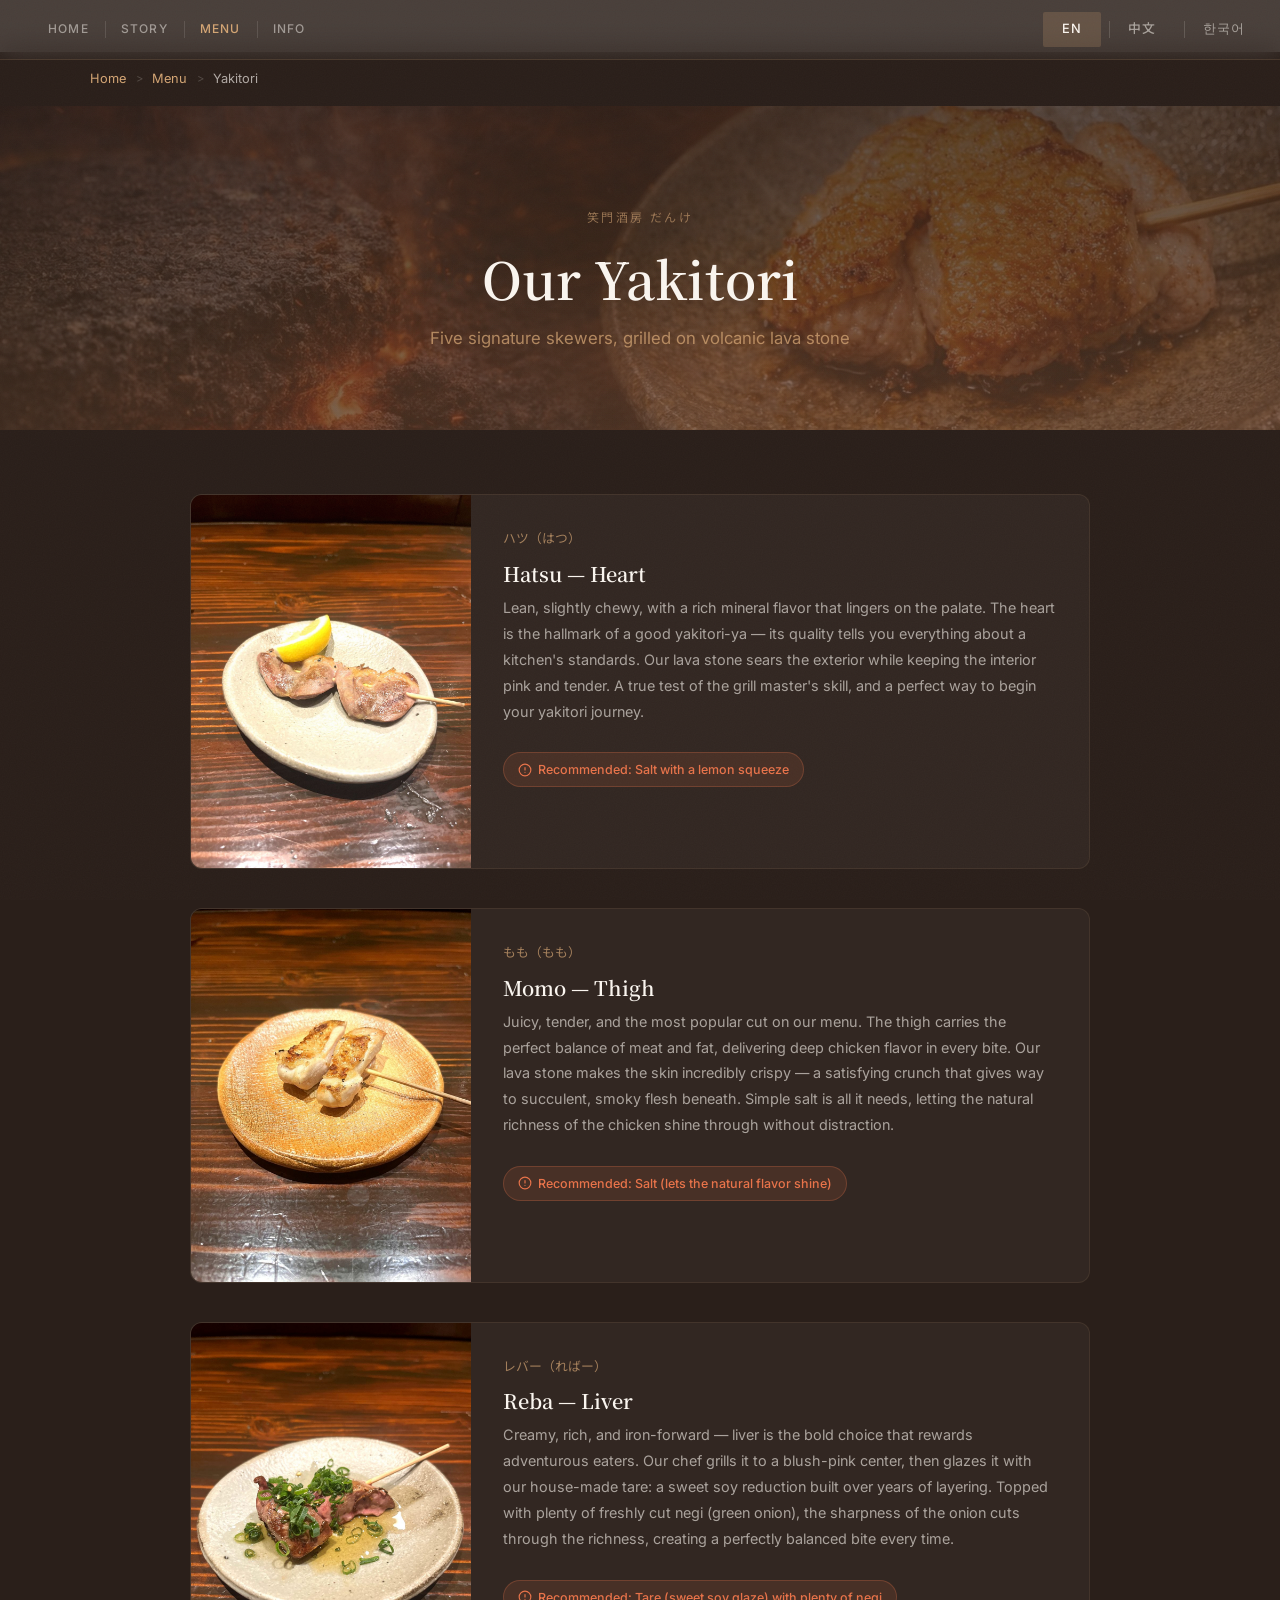
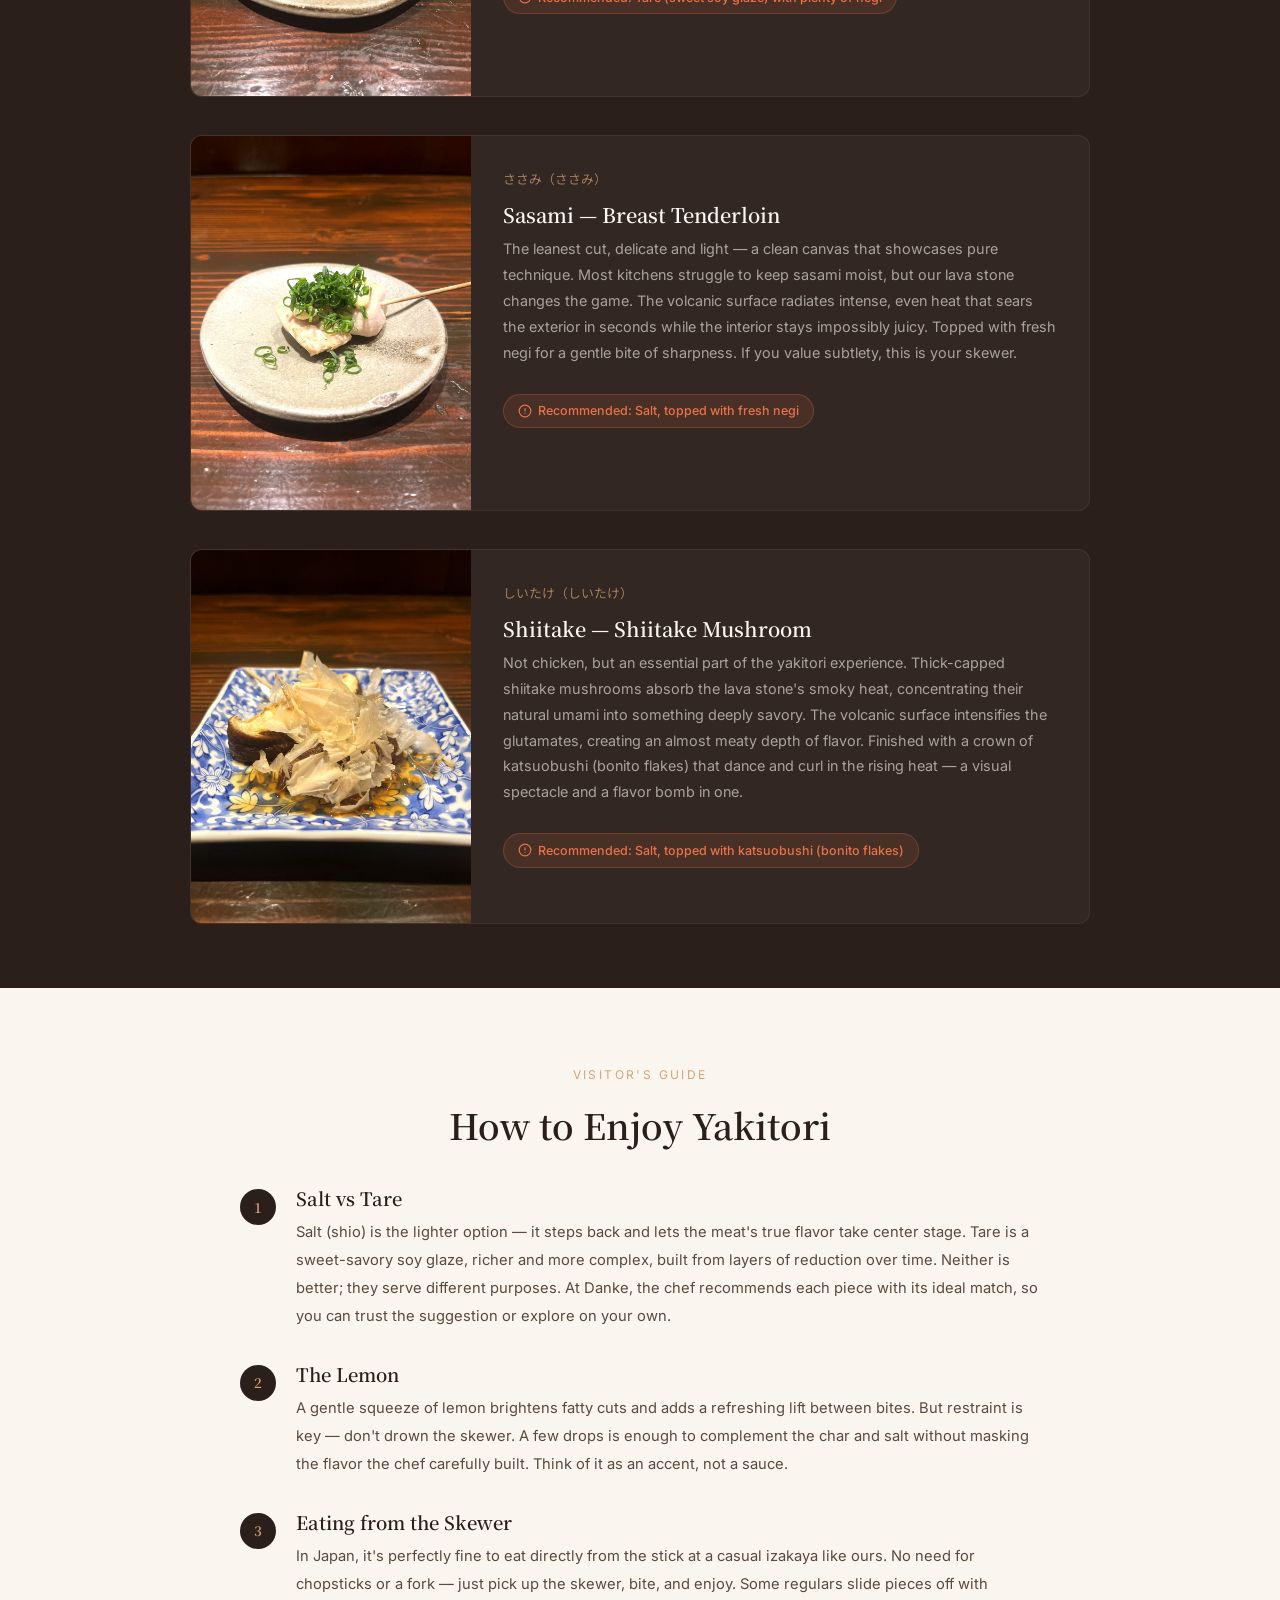
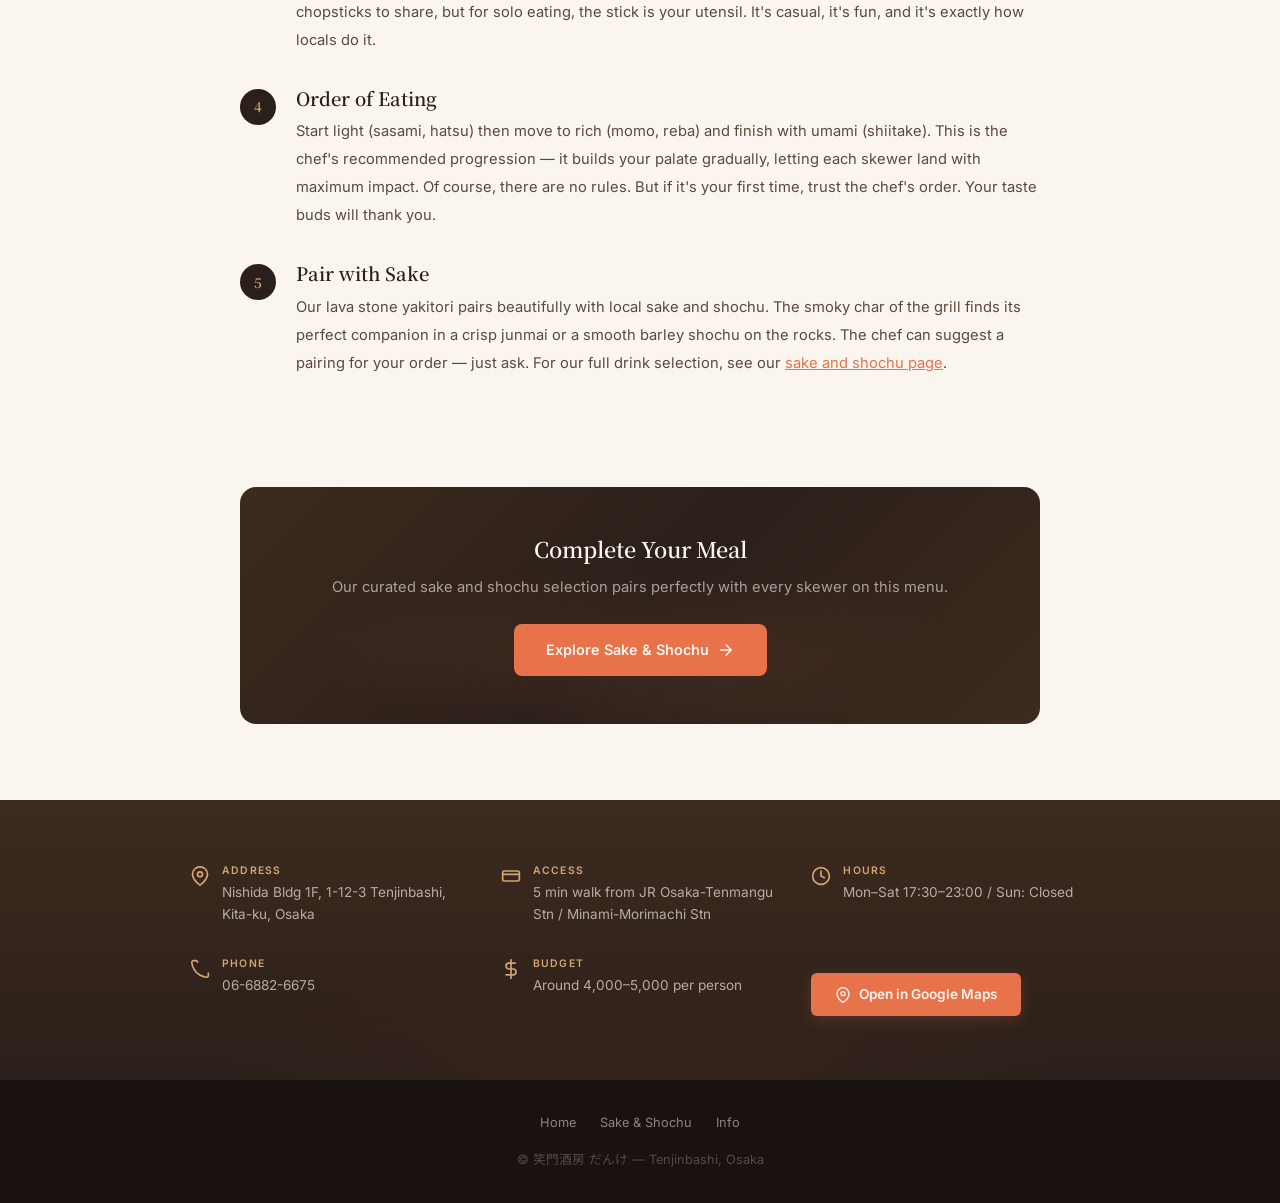
<file: menu/yakitori/index.html>
<!DOCTYPE html>
<html lang="en" prefix="og: http://ogp.me/ns#">
<head>
<meta charset="UTF-8">
<link rel="icon" href="/danke-lp/favicon.ico" sizes="32x32">
<link rel="icon" href="/danke-lp/favicon-192.png" sizes="192x192" type="image/png">
<link rel="apple-touch-icon" href="/danke-lp/apple-touch-icon.png">
<meta name="viewport" content="width=device-width, initial-scale=1.0">
<title>Yakitori Menu - Danke Izakaya | Lava Stone Grilled Chicken Skewers, Osaka</title>
<meta name="description" content="Explore our lava stone grilled yakitori menu: hatsu (heart), momo (thigh), reba (liver), sasami (breast), and shiitake. Each skewer grilled to perfection at Danke Izakaya, Osaka.">
<meta name="keywords" content="yakitori menu, chicken skewers Osaka, lava stone yakitori, hatsu, momo, reba, sasami, shiitake, izakaya Osaka, 焼き鳥, 야키토리, 烤鸡肉串">
<meta name="robots" content="index, follow">
<link rel="canonical" href="https://haute-manmoto.github.io/danke-lp/menu/yakitori/">

<!-- Open Graph -->
<meta property="og:title" content="Yakitori Menu - Danke Izakaya | Lava Stone Grilled Skewers">
<meta property="og:description" content="Five signature yakitori skewers grilled on natural volcanic stone. Heart, thigh, liver, breast, and shiitake — each with the chef's recommended seasoning.">
<meta property="og:type" content="restaurant.menu">
<meta property="og:url" content="https://haute-manmoto.github.io/danke-lp/menu/yakitori/">
<meta property="og:locale" content="en_US">
<meta property="og:locale:alternate" content="ja_JP">
<meta property="og:locale:alternate" content="zh_CN">
<meta property="og:locale:alternate" content="ko_KR">
<meta property="og:site_name" content="笑門酒房 だんけ | Danke Izakaya">
<meta property="og:image" content="https://haute-manmoto.github.io/danke-lp/images/hero-desktop.jpg">
<meta property="og:image:width" content="800">
<meta property="og:image:height" content="800">

<!-- Twitter Card -->
<meta name="twitter:card" content="summary_large_image">
<meta name="twitter:title" content="Yakitori Menu - Danke Izakaya | Lava Stone Grilled Skewers">
<meta name="twitter:description" content="Five signature yakitori skewers grilled on natural volcanic stone at Danke Izakaya, Osaka.">
<meta name="twitter:image" content="https://haute-manmoto.github.io/danke-lp/images/hero-desktop.jpg">

<!-- Structured Data: Menu -->
<script type="application/ld+json">
{
  "@context": "https://schema.org",
  "@type": "Menu",
  "name": "Yakitori Menu",
  "description": "Lava stone grilled yakitori selection at Danke Izakaya",
  "hasMenuSection": [{
    "@type": "MenuSection",
    "name": "Yakitori",
    "hasMenuItem": [
      {"@type": "MenuItem", "name": "Hatsu (Heart)", "description": "Chicken heart grilled on lava stone, served with salt and lemon"},
      {"@type": "MenuItem", "name": "Momo (Thigh)", "description": "Juicy chicken thigh, salt-grilled on lava stone"},
      {"@type": "MenuItem", "name": "Reba (Liver)", "description": "Creamy chicken liver with tare glaze and green onion"},
      {"@type": "MenuItem", "name": "Sasami (Breast)", "description": "Lean chicken tenderloin, salt-grilled with fresh negi"},
      {"@type": "MenuItem", "name": "Shiitake", "description": "Shiitake mushroom with bonito flakes, grilled on lava stone"}
    ]
  }]
}
</script>

<link rel="preconnect" href="https://fonts.googleapis.com">
<link rel="preconnect" href="https://fonts.gstatic.com" crossorigin>
<link href="https://fonts.googleapis.com/css2?family=Inter:wght@400;500;600&family=Noto+Sans+JP:wght@400;500;700&family=Noto+Serif+JP:wght@400;600;700&display=swap" rel="stylesheet">
<link rel="stylesheet" href="../../css/style.css">

<style>
/* ===================== YAKITORI PAGE SPECIFIC ===================== */
.yakitori-menu-section {
  background: var(--dark);
  padding: clamp(2rem, 5vw, 4rem) clamp(1rem, 3vw, 2rem);
}

.yakitori-menu-inner {
  max-width: 900px;
  margin: 0 auto;
  display: flex;
  flex-direction: column;
  gap: clamp(1.5rem, 3vw, 2.5rem);
}

.menu-item-card .condiment-tag {
  display: inline-flex;
  align-items: center;
  gap: 0.4rem;
  padding: 0.35rem 0.85rem;
  background: rgba(232, 115, 74, 0.12);
  border: 1px solid rgba(232, 115, 74, 0.25);
  border-radius: 20px;
  font-size: 0.78rem;
  color: var(--lava);
  font-weight: 500;
  margin-top: 0.75rem;
}

.condiment-tag svg {
  width: 14px;
  height: 14px;
  flex-shrink: 0;
}

/* Eating guide */
.eating-guide {
  background: var(--light);
  padding: clamp(3rem, 6vw, 5rem) clamp(1rem, 3vw, 2rem);
}

.eating-guide-inner {
  max-width: 800px;
  margin: 0 auto;
}

.eating-guide h2 {
  font-family: var(--font-heading);
  font-size: clamp(1.5rem, 4vw, 2.2rem);
  color: var(--dark);
  margin-bottom: 2.5rem;
  text-align: center;
}

.guide-item {
  display: flex;
  gap: 1.25rem;
  margin-bottom: 2rem;
  align-items: flex-start;
}

.guide-number {
  flex-shrink: 0;
  width: 36px;
  height: 36px;
  background: var(--dark);
  color: var(--amber);
  border-radius: 50%;
  display: flex;
  align-items: center;
  justify-content: center;
  font-family: var(--font-heading);
  font-size: 0.85rem;
  font-weight: 600;
  margin-top: 2px;
}

.guide-content h3 {
  font-family: var(--font-heading);
  font-size: clamp(1rem, 2.5vw, 1.15rem);
  color: var(--dark);
  margin-bottom: 0.5rem;
}

.guide-content p {
  font-size: 0.92rem;
  color: #5a4a3e;
  line-height: 1.9;
}

/* Sake CTA box */
.sake-cta-box {
  max-width: 800px;
  margin: 0 auto;
  padding: clamp(2rem, 4vw, 3rem);
  background: linear-gradient(135deg, #3D2B1E 0%, var(--dark) 50%, #3D2B1E 100%);
  border-radius: 16px;
  text-align: center;
  position: relative;
  overflow: hidden;
}

.sake-cta-box::before {
  content: '';
  position: absolute;
  inset: 0;
  background: radial-gradient(ellipse 60% 50% at 50% 70%, rgba(232, 115, 74, 0.1) 0%, transparent 70%);
  pointer-events: none;
}

.sake-cta-box h3 {
  font-family: var(--font-heading);
  font-size: clamp(1.1rem, 2.5vw, 1.35rem);
  color: var(--light);
  margin-bottom: 0.75rem;
  position: relative;
}

.sake-cta-box p {
  font-size: 0.92rem;
  color: rgba(250, 245, 239, 0.6);
  margin-bottom: 1.5rem;
  position: relative;
}

.sake-cta-btn {
  display: inline-flex;
  align-items: center;
  gap: 0.5rem;
  padding: 0.85rem 2rem;
  background: var(--lava);
  color: var(--light);
  border-radius: 8px;
  font-size: 0.9rem;
  font-weight: 600;
  transition: background 0.3s, transform 0.3s, box-shadow 0.3s;
  position: relative;
}

.sake-cta-btn:hover {
  background: #d4633c;
  transform: translateY(-1px);
  box-shadow: 0 6px 24px rgba(232, 115, 74, 0.3);
}

.sake-cta-section {
  background: var(--light);
  padding: 0 clamp(1rem, 3vw, 2rem) clamp(3rem, 6vw, 5rem);
}
</style>
</head>

<body data-active-lang="en">

<!-- ===================== LANGUAGE SWITCHER + NAV ===================== -->
<nav class="lang-switcher" role="navigation" aria-label="Language and navigation">
  <div class="site-nav">
    <a href="../../">
      <span data-lang="en">Home</span>
      <span data-lang="zh">首页</span>
      <span data-lang="ko">홈</span>
    </a>
    <a href="../../#story">
      <span data-lang="en">Story</span>
      <span data-lang="zh">故事</span>
      <span data-lang="ko">스토리</span>
    </a>
    <a class="active">
      <span data-lang="en">Menu</span>
      <span data-lang="zh">菜单</span>
      <span data-lang="ko">메뉴</span>
    </a>
    <a href="../../#info">
      <span data-lang="en">Info</span>
      <span data-lang="zh">信息</span>
      <span data-lang="ko">정보</span>
    </a>
  </div>
  <button class="lang-btn active" data-switch-lang="en" aria-label="English">EN</button>
  <button class="lang-btn" data-switch-lang="zh" aria-label="Chinese">中文</button>
  <button class="lang-btn" data-switch-lang="ko" aria-label="Korean">한국어</button>
</nav>

<!-- ===================== BREADCRUMB ===================== -->
<nav class="breadcrumb" aria-label="Breadcrumb">
  <ol>
    <li>
      <a href="../../">
        <span data-lang="en">Home</span>
        <span data-lang="zh">首页</span>
        <span data-lang="ko">홈</span>
      </a>
    </li>
    <li>
      <a href="../../#menu">
        <span data-lang="en">Menu</span>
        <span data-lang="zh">菜单</span>
        <span data-lang="ko">메뉴</span>
      </a>
    </li>
    <li>
      <span class="current">
        <span data-lang="en">Yakitori</span>
        <span data-lang="zh">烤鸡肉串</span>
        <span data-lang="ko">야키토리</span>
      </span>
    </li>
  </ol>
</nav>

<!-- ===================== PAGE HEADER ===================== -->
<header class="page-header">
  <p class="section-label reveal" style="color:rgba(212,165,116,0.6);">笑門酒房 だんけ</p>
  <h1 class="reveal" style="transition-delay:0.1s">
    <span data-lang="en">Our Yakitori</span>
    <span data-lang="zh">焼き鳥メニュー</span>
    <span data-lang="ko">야키토리 메뉴</span>
  </h1>
  <p class="page-header-sub reveal" style="transition-delay:0.2s">
    <span data-lang="en">Five signature skewers, grilled on volcanic lava stone</span>
    <span data-lang="zh">五种招牌烤串，天然火山岩烤制</span>
    <span data-lang="ko">천연 화산 용암석으로 구운 다섯 가지 시그니처 꼬치</span>
  </p>
</header>

<!-- ===================== YAKITORI MENU ITEMS ===================== -->
<section class="yakitori-menu-section" id="yakitori-menu">
  <div class="yakitori-menu-inner">

    <!-- 1. ハツ (Hatsu) - Heart -->
    <article class="menu-item-card reveal">
      <div class="menu-item-photo">
        <img src="../../images/hatsu.jpg" alt="Hatsu - Chicken heart yakitori grilled on lava stone with salt and lemon" loading="lazy" width="800" height="600">
      </div>
      <div class="menu-item-body">
        <p class="menu-item-name-jp">ハツ（はつ）</p>
        <h3 class="menu-item-name">
          <span data-lang="en">Hatsu — Heart</span>
          <span data-lang="zh">鸡心</span>
          <span data-lang="ko">하츠 (심장)</span>
        </h3>
        <div class="menu-item-desc">
          <p data-lang="en">Lean, slightly chewy, with a rich mineral flavor that lingers on the palate. The heart is the hallmark of a good yakitori-ya — its quality tells you everything about a kitchen's standards. Our lava stone sears the exterior while keeping the interior pink and tender. A true test of the grill master's skill, and a perfect way to begin your yakitori journey.</p>
          <p data-lang="zh">精瘦微弹，矿物质风味浓郁，在舌尖久久不散。鸡心是检验一家优秀焼き鳥店的标志——它的品质能告诉你这间厨房的一切水准。我们的溶岩石将表面烤得焦香，内里保持粉嫩多汁。这是对烤师技艺的真正考验，也是开启焼き鳥之旅的完美之选。</p>
          <p data-lang="ko">담백하고 살짝 쫄깃하며, 입안에 감도는 풍부한 미네랄 풍미가 특징입니다. 하츠는 좋은 야키토리야의 상징 — 그 품질이 주방의 모든 수준을 말해줍니다. 용암석이 겉은 바삭하게 속은 핑크빛으로 촉촉하게 구워냅니다. 구이 장인의 실력을 가늠하는 진정한 시금석이자, 야키토리 여정의 완벽한 시작입니다.</p>
        </div>
        <div class="condiment-tag">
          <svg viewBox="0 0 24 24" fill="none" stroke="currentColor" stroke-width="2" stroke-linecap="round" stroke-linejoin="round" aria-hidden="true"><circle cx="12" cy="12" r="10"/><path d="M12 8v4M12 16h.01"/></svg>
          <span data-lang="en">Recommended: Salt with a lemon squeeze</span>
          <span data-lang="zh">推荐：盐配柠檬汁</span>
          <span data-lang="ko">추천: 소금 + 레몬 한 방울</span>
        </div>
      </div>
    </article>

    <!-- 2. もも (Momo) - Thigh -->
    <article class="menu-item-card reveal" style="transition-delay:0.1s">
      <div class="menu-item-photo">
        <img src="../../images/momo.jpg" alt="Momo - Juicy chicken thigh yakitori with crispy skin, salt-grilled on lava stone" loading="lazy" width="800" height="600">
      </div>
      <div class="menu-item-body">
        <p class="menu-item-name-jp">もも（もも）</p>
        <h3 class="menu-item-name">
          <span data-lang="en">Momo — Thigh</span>
          <span data-lang="zh">鸡腿肉</span>
          <span data-lang="ko">모모 (닭다리)</span>
        </h3>
        <div class="menu-item-desc">
          <p data-lang="en">Juicy, tender, and the most popular cut on our menu. The thigh carries the perfect balance of meat and fat, delivering deep chicken flavor in every bite. Our lava stone makes the skin incredibly crispy — a satisfying crunch that gives way to succulent, smoky flesh beneath. Simple salt is all it needs, letting the natural richness of the chicken shine through without distraction.</p>
          <p data-lang="zh">多汁、嫩滑，是我们菜单上最受欢迎的部位。鸡腿肉拥有肉与脂肪的完美平衡，每一口都充满浓郁的鸡肉风味。溶岩石将鸡皮烤得令人难以置信地酥脆——咬下去的那声脆响过后，是柔嫩多汁、烟香四溢的鸡肉。只需简单的盐调味，让鸡肉本身的鲜美毫无保留地绽放。</p>
          <p data-lang="ko">육즙이 풍부하고 부드러우며, 메뉴에서 가장 인기 있는 부위입니다. 닭다리는 살코기와 지방의 완벽한 균형을 갖추고 있어 한 입마다 깊은 닭고기 풍미를 선사합니다. 용암석이 껍질을 믿을 수 없을 만큼 바삭하게 구워 — 그 만족스러운 식감 아래로 촉촉하고 훈연향 가득한 살코기가 이어집니다. 소금만으로 충분합니다. 닭고기 본연의 풍부한 맛이 그대로 빛나도록.</p>
        </div>
        <div class="condiment-tag">
          <svg viewBox="0 0 24 24" fill="none" stroke="currentColor" stroke-width="2" stroke-linecap="round" stroke-linejoin="round" aria-hidden="true"><circle cx="12" cy="12" r="10"/><path d="M12 8v4M12 16h.01"/></svg>
          <span data-lang="en">Recommended: Salt (lets the natural flavor shine)</span>
          <span data-lang="zh">推荐：盐（让天然风味闪耀）</span>
          <span data-lang="ko">추천: 소금 (닭고기 본연의 맛을 살립니다)</span>
        </div>
      </div>
    </article>

    <!-- 3. レバー (Reba) - Liver -->
    <article class="menu-item-card reveal" style="transition-delay:0.15s">
      <div class="menu-item-photo">
        <img src="../../images/reba.jpg" alt="Reba - Chicken liver yakitori with sweet tare glaze and green onion" loading="lazy" width="800" height="600">
      </div>
      <div class="menu-item-body">
        <p class="menu-item-name-jp">レバー（ればー）</p>
        <h3 class="menu-item-name">
          <span data-lang="en">Reba — Liver</span>
          <span data-lang="zh">鸡肝</span>
          <span data-lang="ko">레바 (닭간)</span>
        </h3>
        <div class="menu-item-desc">
          <p data-lang="en">Creamy, rich, and iron-forward — liver is the bold choice that rewards adventurous eaters. Our chef grills it to a blush-pink center, then glazes it with our house-made tare: a sweet soy reduction built over years of layering. Topped with plenty of freshly cut negi (green onion), the sharpness of the onion cuts through the richness, creating a perfectly balanced bite every time.</p>
          <p data-lang="zh">浓郁奶香、口感醇厚、铁味鲜明——鸡肝是对勇于尝试的食客的最佳馈赏。主厨将其烤至中心微带粉红，再淋上自制酱汁：一种经年累月层层叠加的甜酱油浓缩。撒上大量现切的葱花，葱的辛辣完美地化解了浓郁，每一口都是绝妙的平衡。</p>
          <p data-lang="ko">크리미하고 풍부하며 철분 맛이 도드라지는 — 레바는 모험심 있는 미식가에게 보상을 주는 대담한 선택입니다. 셰프가 속심을 은은한 핑크빛으로 구운 뒤, 수년간 쌓아온 달콤한 간장 소스(타레)를 발라 마무리합니다. 듬뿍 올린 신선한 파(네기)의 알싸한 맛이 풍부한 맛을 깔끔하게 잡아주어, 매번 완벽한 균형의 한 입을 선사합니다.</p>
        </div>
        <div class="condiment-tag">
          <svg viewBox="0 0 24 24" fill="none" stroke="currentColor" stroke-width="2" stroke-linecap="round" stroke-linejoin="round" aria-hidden="true"><circle cx="12" cy="12" r="10"/><path d="M12 8v4M12 16h.01"/></svg>
          <span data-lang="en">Recommended: Tare (sweet soy glaze) with plenty of negi</span>
          <span data-lang="zh">推荐：酱汁（甜酱油釉）配大量葱花</span>
          <span data-lang="ko">추천: 타레 (달콤한 간장 소스) + 파 듬뿍</span>
        </div>
      </div>
    </article>

    <!-- 4. ささみ (Sasami) - Breast Tenderloin -->
    <article class="menu-item-card reveal" style="transition-delay:0.2s">
      <div class="menu-item-photo">
        <img src="../../images/sasami.jpg" alt="Sasami - Chicken breast tenderloin yakitori, salt-grilled with fresh negi" loading="lazy" width="800" height="600">
      </div>
      <div class="menu-item-body">
        <p class="menu-item-name-jp">ささみ（ささみ）</p>
        <h3 class="menu-item-name">
          <span data-lang="en">Sasami — Breast Tenderloin</span>
          <span data-lang="zh">鸡柳</span>
          <span data-lang="ko">사사미 (안심)</span>
        </h3>
        <div class="menu-item-desc">
          <p data-lang="en">The leanest cut, delicate and light — a clean canvas that showcases pure technique. Most kitchens struggle to keep sasami moist, but our lava stone changes the game. The volcanic surface radiates intense, even heat that sears the exterior in seconds while the interior stays impossibly juicy. Topped with fresh negi for a gentle bite of sharpness. If you value subtlety, this is your skewer.</p>
          <p data-lang="zh">最精瘦的部位，精致而清淡——一块展现纯粹技艺的白色画布。大多数厨房难以保持鸡柳的水润，但我们的溶岩石改变了一切。火山石表面散发出强烈均匀的热量，瞬间将外表烤得焦香，而内里仍保持令人难以置信的多汁。撒上新鲜葱花，增添一丝温和的辛辣。如果你欣赏细腻之美，这就是属于你的一串。</p>
          <p data-lang="ko">가장 담백한 부위로, 섬세하고 가벼운 — 순수한 기술력을 보여주는 깨끗한 캔버스입니다. 대부분의 주방에서는 사사미의 촉촉함을 유지하기 어렵지만, 우리의 용암석이 게임을 바꿉니다. 화산 표면에서 강렬하고 고른 열이 방사되어 겉면은 순식간에 시어링하면서도 속은 놀라울 정도로 촉촉합니다. 신선한 파를 올려 은은한 알싸함을 더했습니다. 섬세한 맛을 중시한다면, 이것이 당신의 꼬치입니다.</p>
        </div>
        <div class="condiment-tag">
          <svg viewBox="0 0 24 24" fill="none" stroke="currentColor" stroke-width="2" stroke-linecap="round" stroke-linejoin="round" aria-hidden="true"><circle cx="12" cy="12" r="10"/><path d="M12 8v4M12 16h.01"/></svg>
          <span data-lang="en">Recommended: Salt, topped with fresh negi</span>
          <span data-lang="zh">推荐：盐，配新鲜葱花</span>
          <span data-lang="ko">추천: 소금 + 신선한 파 토핑</span>
        </div>
      </div>
    </article>

    <!-- 5. しいたけ (Shiitake) - Shiitake Mushroom -->
    <article class="menu-item-card reveal" style="transition-delay:0.25s">
      <div class="menu-item-photo">
        <img src="../../images/shiitake.jpg" alt="Shiitake mushroom yakitori with bonito flakes, grilled on lava stone" loading="lazy" width="800" height="600">
      </div>
      <div class="menu-item-body">
        <p class="menu-item-name-jp">しいたけ（しいたけ）</p>
        <h3 class="menu-item-name">
          <span data-lang="en">Shiitake — Shiitake Mushroom</span>
          <span data-lang="zh">香菇</span>
          <span data-lang="ko">표고버섯</span>
        </h3>
        <div class="menu-item-desc">
          <p data-lang="en">Not chicken, but an essential part of the yakitori experience. Thick-capped shiitake mushrooms absorb the lava stone's smoky heat, concentrating their natural umami into something deeply savory. The volcanic surface intensifies the glutamates, creating an almost meaty depth of flavor. Finished with a crown of katsuobushi (bonito flakes) that dance and curl in the rising heat — a visual spectacle and a flavor bomb in one.</p>
          <p data-lang="zh">虽然不是鸡肉，却是焼き鳥体验中不可或缺的一环。厚实的香菇吸收溶岩石的烟熏热量，将天然鲜味浓缩成一种深沉的美味。火山石表面强化了谷氨酸，创造出近乎肉感的风味层次。最后撒上一簇柴鱼花——它们在升腾的热气中翩翩起舞、卷曲摇曳——既是视觉盛宴，也是味觉炸弹。</p>
          <p data-lang="ko">닭고기는 아니지만, 야키토리 경험에서 빠질 수 없는 존재입니다. 두꺼운 갓의 표고버섯이 용암석의 훈연 열기를 흡수하여 천연 감칠맛을 깊고 진한 맛으로 응축합니다. 화산 표면이 글루타메이트를 강화하여 거의 고기에 가까운 깊은 풍미를 만들어냅니다. 가쓰오부시(가다랑어포)를 올리면 올라오는 열기에 살랑살랑 춤추며 — 시각적 즐거움과 맛의 폭발을 동시에 선사합니다.</p>
        </div>
        <div class="condiment-tag">
          <svg viewBox="0 0 24 24" fill="none" stroke="currentColor" stroke-width="2" stroke-linecap="round" stroke-linejoin="round" aria-hidden="true"><circle cx="12" cy="12" r="10"/><path d="M12 8v4M12 16h.01"/></svg>
          <span data-lang="en">Recommended: Salt, topped with katsuobushi (bonito flakes)</span>
          <span data-lang="zh">推荐：盐，配柴鱼花</span>
          <span data-lang="ko">추천: 소금 + 가쓰오부시(가다랑어포) 토핑</span>
        </div>
      </div>
    </article>

  </div>
</section>

<!-- ===================== EATING GUIDE ===================== -->
<section class="eating-guide" id="eating-guide">
  <div class="eating-guide-inner">
    <p class="section-label reveal" style="text-align:center;">
      <span data-lang="en">Visitor's Guide</span>
      <span data-lang="zh">游客指南</span>
      <span data-lang="ko">방문객 가이드</span>
    </p>

    <h2 class="reveal">
      <span data-lang="en">How to Enjoy Yakitori</span>
      <span data-lang="zh">焼き鳥の楽しみ方</span>
      <span data-lang="ko">야키토리 즐기는 법</span>
    </h2>

    <!-- Guide 1: Salt vs Tare -->
    <div class="guide-item reveal">
      <div class="guide-number">1</div>
      <div class="guide-content">
        <h3>
          <span data-lang="en">Salt vs Tare</span>
          <span data-lang="zh">盐味 vs 酱汁</span>
          <span data-lang="ko">소금 vs 타레</span>
        </h3>
        <p data-lang="en">Salt (shio) is the lighter option — it steps back and lets the meat's true flavor take center stage. Tare is a sweet-savory soy glaze, richer and more complex, built from layers of reduction over time. Neither is better; they serve different purposes. At Danke, the chef recommends each piece with its ideal match, so you can trust the suggestion or explore on your own.</p>
        <p data-lang="zh">盐味（塩）是更清淡的选择——它退居幕后，让肉的真正风味成为主角。酱汁（タレ）是一种甜咸酱油釉，味道更浓郁更复杂，由长期反复熬制而成。两者无优劣之分，各有所长。在「だんけ」，主厨会为每一串推荐最佳搭配，您可以信任推荐，也可以自行探索。</p>
        <p data-lang="ko">소금(시오)은 더 가벼운 선택으로 — 한 발 물러서서 고기 본연의 맛이 주인공이 되게 합니다. 타레는 달콤하고 짭짤한 간장 소스로, 더 풍부하고 복합적이며 오랜 세월 겹겹이 졸여 만든 것입니다. 어느 쪽이 더 낫다고 할 수 없으며, 각자의 역할이 있습니다. 단케에서는 셰프가 각 꼬치에 가장 잘 어울리는 것을 추천하니, 추천을 믿거나 직접 탐험해 보세요.</p>
      </div>
    </div>

    <!-- Guide 2: The Lemon -->
    <div class="guide-item reveal">
      <div class="guide-number">2</div>
      <div class="guide-content">
        <h3>
          <span data-lang="en">The Lemon</span>
          <span data-lang="zh">柠檬</span>
          <span data-lang="ko">레몬</span>
        </h3>
        <p data-lang="en">A gentle squeeze of lemon brightens fatty cuts and adds a refreshing lift between bites. But restraint is key — don't drown the skewer. A few drops is enough to complement the char and salt without masking the flavor the chef carefully built. Think of it as an accent, not a sauce.</p>
        <p data-lang="zh">轻轻一挤柠檬能提亮油脂丰富的部位，在每口之间增添清新感。但关键是适度——不要淹没烤串。几滴就足以衬托炭火和盐的风味，而不会掩盖主厨精心打造的味道。把它当作点缀，而非酱汁。</p>
        <p data-lang="ko">레몬을 살짝 짜면 기름진 부위가 산뜻해지고 한 입 한 입 사이에 상쾌한 느낌을 더해줍니다. 하지만 절제가 핵심 — 꼬치를 푹 적시지 마세요. 몇 방울이면 셰프가 정성껏 만든 맛을 가리지 않으면서 숯불 향과 소금을 보완하기에 충분합니다. 소스가 아닌, 악센트로 생각하세요.</p>
      </div>
    </div>

    <!-- Guide 3: Eating from the Skewer -->
    <div class="guide-item reveal">
      <div class="guide-number">3</div>
      <div class="guide-content">
        <h3>
          <span data-lang="en">Eating from the Skewer</span>
          <span data-lang="zh">直接从签上吃</span>
          <span data-lang="ko">꼬치에서 바로 먹기</span>
        </h3>
        <p data-lang="en">In Japan, it's perfectly fine to eat directly from the stick at a casual izakaya like ours. No need for chopsticks or a fork — just pick up the skewer, bite, and enjoy. Some regulars slide pieces off with chopsticks to share, but for solo eating, the stick is your utensil. It's casual, it's fun, and it's exactly how locals do it.</p>
        <p data-lang="zh">在日本，在像我们这样的休闲居酒屋里，直接从签上吃是完全没问题的。不需要筷子或叉子——拿起烤串，咬一口，尽情享受。有些常客会用筷子把肉滑下来分享，但独自享用时，竹签就是你的餐具。很随意，很开心，这正是当地人的吃法。</p>
        <p data-lang="ko">일본에서는 우리 같은 캐주얼 이자카야에서 꼬치째 바로 먹는 것이 전혀 이상하지 않습니다. 젓가락이나 포크가 필요 없어요 — 그냥 꼬치를 들고, 한 입 베어 물고, 즐기면 됩니다. 단골들 중에는 젓가락으로 고기를 빼서 나눠 먹는 분도 계시지만, 혼자 먹을 때는 꼬치가 곧 수저입니다. 캐주얼하고, 재미있고, 현지인들이 먹는 방식 그대로입니다.</p>
      </div>
    </div>

    <!-- Guide 4: Order of Eating -->
    <div class="guide-item reveal">
      <div class="guide-number">4</div>
      <div class="guide-content">
        <h3>
          <span data-lang="en">Order of Eating</span>
          <span data-lang="zh">品尝顺序</span>
          <span data-lang="ko">먹는 순서</span>
        </h3>
        <p data-lang="en">Start light (sasami, hatsu) then move to rich (momo, reba) and finish with umami (shiitake). This is the chef's recommended progression — it builds your palate gradually, letting each skewer land with maximum impact. Of course, there are no rules. But if it's your first time, trust the chef's order. Your taste buds will thank you.</p>
        <p data-lang="zh">从清淡的开始（鸡柳、鸡心），再到浓郁的（鸡腿、鸡肝），最后以鲜味收尾（香菇）。这是主厨推荐的品尝顺序——循序渐进地唤醒你的味蕾，让每一串都发挥出最大的冲击力。当然，没有硬性规定。但如果是你第一次来，请相信主厨的安排。你的味蕾会感谢你的。</p>
        <p data-lang="ko">담백한 것부터 시작하여 (사사미, 하츠) 풍부한 맛으로 (모모, 레바) 이동하고, 감칠맛으로 마무리합니다 (표고버섯). 이것이 셰프의 추천 순서입니다 — 미각을 점진적으로 높여가며 각 꼬치가 최대한의 임팩트를 전달하게 합니다. 물론 규칙은 없습니다. 하지만 처음이라면, 셰프의 순서를 믿어보세요. 미각이 감사할 것입니다.</p>
      </div>
    </div>

    <!-- Guide 5: Pair with Sake -->
    <div class="guide-item reveal">
      <div class="guide-number">5</div>
      <div class="guide-content">
        <h3>
          <span data-lang="en">Pair with Sake</span>
          <span data-lang="zh">搭配清酒</span>
          <span data-lang="ko">사케와 페어링</span>
        </h3>
        <p data-lang="en">Our lava stone yakitori pairs beautifully with local sake and shochu. The smoky char of the grill finds its perfect companion in a crisp junmai or a smooth barley shochu on the rocks. The chef can suggest a pairing for your order — just ask. For our full drink selection, see our <a href="../sake-shochu/" style="color:var(--lava); text-decoration:underline;">sake and shochu page</a>.</p>
        <p data-lang="zh">我们的溶岩石焼き鳥与本地清酒和烧酒完美搭配。炭火的烟熏感在清冽的纯米酒或加冰的麦烧酒中找到了最佳伙伴。主厨可以为您推荐配对——只需开口询问。完整的酒单请查看我们的<a href="../sake-shochu/" style="color:var(--lava); text-decoration:underline;">清酒与烧酒页面</a>。</p>
        <p data-lang="ko">우리의 용암석 야키토리는 지역 사케, 소주와 아름답게 어울립니다. 숯불 구이의 훈연향은 깔끔한 준마이 사케나 온더록 보리 소주에서 완벽한 파트너를 만납니다. 셰프가 주문에 맞는 페어링을 추천해 드릴 수 있으니 편하게 물어보세요. 전체 음료 메뉴는 <a href="../sake-shochu/" style="color:var(--lava); text-decoration:underline;">사케 & 소주 페이지</a>를 참고하세요.</p>
      </div>
    </div>

  </div>
</section>

<!-- ===================== SAKE PAIRING CTA ===================== -->
<section class="sake-cta-section">
  <div class="sake-cta-box reveal">
    <h3>
      <span data-lang="en">Complete Your Meal</span>
      <span data-lang="zh">完善您的用餐</span>
      <span data-lang="ko">식사를 완성하세요</span>
    </h3>
    <p>
      <span data-lang="en">Our curated sake and shochu selection pairs perfectly with every skewer on this menu.</span>
      <span data-lang="zh">我们精选的清酒和烧酒与菜单上的每一串完美搭配。</span>
      <span data-lang="ko">엄선된 사케와 소주 셀렉션이 이 메뉴의 모든 꼬치와 완벽하게 어울립니다.</span>
    </p>
    <a href="../sake-shochu/" class="sake-cta-btn">
      <span data-lang="en">Explore Sake &amp; Shochu</span>
      <span data-lang="zh">探索清酒与烧酒</span>
      <span data-lang="ko">사케 &amp; 소주 보기</span>
      <svg viewBox="0 0 24 24" width="18" height="18" fill="none" stroke="currentColor" stroke-width="2" stroke-linecap="round" stroke-linejoin="round" aria-hidden="true"><path d="M5 12h14M12 5l7 7-7 7"/></svg>
    </a>
  </div>
</section>

<!-- ===================== STORE INFO COMPACT ===================== -->
<section class="store-info-compact">
  <div class="store-info-compact-inner">

    <div class="store-info-compact-item reveal">
      <svg class="compact-icon" viewBox="0 0 24 24" fill="none" stroke="currentColor" stroke-width="2" stroke-linecap="round" stroke-linejoin="round" aria-hidden="true">
        <path d="M21 10c0 7-9 13-9 13s-9-6-9-13a9 9 0 0 1 18 0z"/>
        <circle cx="12" cy="10" r="3"/>
      </svg>
      <div>
        <h4>
          <span data-lang="en">ADDRESS</span>
          <span data-lang="zh">地址</span>
          <span data-lang="ko">주소</span>
        </h4>
        <p>
          <span data-lang="en">Nishida Bldg 1F, 1-12-3 Tenjinbashi, Kita-ku, Osaka</span>
          <span data-lang="zh">大阪府大阪市北区天神桥1-12-3 西田大楼 1F</span>
          <span data-lang="ko">오사카부 오사카시 기타구 텐진바시 1-12-3 니시다빌딩 1F</span>
        </p>
      </div>
    </div>

    <div class="store-info-compact-item reveal">
      <svg class="compact-icon" viewBox="0 0 24 24" fill="none" stroke="currentColor" stroke-width="2" stroke-linecap="round" stroke-linejoin="round" aria-hidden="true">
        <rect x="2" y="6" width="20" height="12" rx="2"/>
        <path d="M2,10 L22,10"/>
      </svg>
      <div>
        <h4>
          <span data-lang="en">ACCESS</span>
          <span data-lang="zh">交通</span>
          <span data-lang="ko">교통</span>
        </h4>
        <p>
          <span data-lang="en">5 min walk from JR Osaka-Tenmangu Stn / Minami-Morimachi Stn</span>
          <span data-lang="zh">从JR大阪天满宫站或地铁南森町站步行5分钟</span>
          <span data-lang="ko">JR 오사카텐만구역 / 미나미모리마치역 도보 5분</span>
        </p>
      </div>
    </div>

    <div class="store-info-compact-item reveal">
      <svg class="compact-icon" viewBox="0 0 24 24" fill="none" stroke="currentColor" stroke-width="2" stroke-linecap="round" stroke-linejoin="round" aria-hidden="true">
        <circle cx="12" cy="12" r="10"/>
        <polyline points="12 6 12 12 16 14"/>
      </svg>
      <div>
        <h4>
          <span data-lang="en">HOURS</span>
          <span data-lang="zh">营业时间</span>
          <span data-lang="ko">영업시간</span>
        </h4>
        <p>
          <span data-lang="en">Mon–Sat 17:30–23:00 / Sun: Closed</span>
          <span data-lang="zh">周一至周六 17:30–23:00 / 周日休息</span>
          <span data-lang="ko">월–토 17:30–23:00 / 일요일 휴무</span>
        </p>
      </div>
    </div>

    <div class="store-info-compact-item reveal">
      <svg class="compact-icon" viewBox="0 0 24 24" fill="none" stroke="currentColor" stroke-width="2" stroke-linecap="round" stroke-linejoin="round" aria-hidden="true">
        <path d="M22 16.92v3a2 2 0 0 1-2.18 2 19.79 19.79 0 0 1-8.63-3.07 19.5 19.5 0 0 1-6-6 19.79 19.79 0 0 1-3.07-8.67A2 2 0 0 1 4.11 2h3a2 2 0 0 1 2 1.72"/>
      </svg>
      <div>
        <h4>
          <span data-lang="en">PHONE</span>
          <span data-lang="zh">电话</span>
          <span data-lang="ko">전화</span>
        </h4>
        <p><a href="tel:+81-6-6882-6675">06-6882-6675</a></p>
      </div>
    </div>

    <div class="store-info-compact-item reveal">
      <svg class="compact-icon" viewBox="0 0 24 24" fill="none" stroke="currentColor" stroke-width="2" stroke-linecap="round" stroke-linejoin="round" aria-hidden="true">
        <line x1="12" y1="1" x2="12" y2="23"/>
        <path d="M17 5H9.5a3.5 3.5 0 0 0 0 7h5a3.5 3.5 0 0 1 0 7H6"/>
      </svg>
      <div>
        <h4>
          <span data-lang="en">BUDGET</span>
          <span data-lang="zh">预算</span>
          <span data-lang="ko">예산</span>
        </h4>
        <p>
          <span data-lang="en">Around 4,000–5,000 per person</span>
          <span data-lang="zh">约4,000–5,000日元/人</span>
          <span data-lang="ko">1인당 약 4,000–5,000엔</span>
        </p>
      </div>
    </div>

    <div class="store-info-compact-item reveal" style="align-items:center;">
      <a href="https://www.google.com/maps/search/笑門酒房+だんけ+天神橋" target="_blank" rel="noopener noreferrer" class="compact-cta">
        <svg viewBox="0 0 24 24" width="16" height="16" fill="none" stroke="currentColor" stroke-width="2" stroke-linecap="round" stroke-linejoin="round" aria-hidden="true">
          <path d="M21 10c0 7-9 13-9 13s-9-6-9-13a9 9 0 0 1 18 0z"/>
          <circle cx="12" cy="10" r="3"/>
        </svg>
        <span data-lang="en">Open in Google Maps</span>
        <span data-lang="zh">在Google Maps中打开</span>
        <span data-lang="ko">Google Maps에서 열기</span>
      </a>
    </div>

  </div>
</section>

<!-- ===================== FOOTER ===================== -->
<footer class="footer">
  <nav style="margin-bottom:1rem; display:flex; justify-content:center; gap:1.5rem; flex-wrap:wrap;">
    <a href="../../" style="color:rgba(250,245,239,0.5); font-size:0.8rem; transition:color 0.3s;">
      <span data-lang="en">Home</span>
      <span data-lang="zh">首页</span>
      <span data-lang="ko">홈</span>
    </a>
    <a href="../sake-shochu/" style="color:rgba(250,245,239,0.5); font-size:0.8rem; transition:color 0.3s;">
      <span data-lang="en">Sake &amp; Shochu</span>
      <span data-lang="zh">清酒与烧酒</span>
      <span data-lang="ko">사케 &amp; 소주</span>
    </a>
    <a href="../../#info" style="color:rgba(250,245,239,0.5); font-size:0.8rem; transition:color 0.3s;">
      <span data-lang="en">Info</span>
      <span data-lang="zh">信息</span>
      <span data-lang="ko">정보</span>
    </a>
  </nav>
  <p>&copy; 笑門酒房 だんけ &mdash; Tenjinbashi, Osaka</p>
</footer>

<!-- ===================== JAVASCRIPT ===================== -->
<script>
(function() {
  'use strict';

  /* ---- Language Switcher ---- */
  var langBtns = document.querySelectorAll('[data-switch-lang]');
  langBtns.forEach(function(btn) {
    btn.addEventListener('click', function() {
      var lang = this.getAttribute('data-switch-lang');
      document.body.setAttribute('data-active-lang', lang);
      langBtns.forEach(function(b) { b.classList.remove('active'); });
      this.classList.add('active');
    });
  });

  /* ---- IntersectionObserver for reveal animations ---- */
  var prefersReduced = window.matchMedia('(prefers-reduced-motion: reduce)').matches;

  if (!prefersReduced) {
    var reveals = document.querySelectorAll('.reveal');
    var observer = new IntersectionObserver(function(entries) {
      entries.forEach(function(entry) {
        if (entry.isIntersecting) {
          entry.target.classList.add('visible');
          observer.unobserve(entry.target);
        }
      });
    }, { threshold: 0.15, rootMargin: '0px 0px -40px 0px' });

    reveals.forEach(function(el) { observer.observe(el); });
  } else {
    document.querySelectorAll('.reveal').forEach(function(el) {
      el.classList.add('visible');
    });
  }
})();
</script>

</body>
</html>
</file>
<file: css/style.css>
/* ========================================
   CSS CUSTOM PROPERTIES
   ======================================== */
:root {
  --amber: #D4A574;
  --brown: #8B5E3C;
  --dark: #2A1F1A;
  --light: #FAF5EF;
  --lava: #E8734A;
  --lava-glow: #E8734A33;

  --font-heading: 'Noto Serif JP', serif;
  --font-body-jp: 'Noto Sans JP', sans-serif;
  --font-body: 'Inter', var(--font-body-jp), sans-serif;

  --ease-out: cubic-bezier(0.22, 1, 0.36, 1);
  --transition-reveal: 0.9s var(--ease-out);
}

/* ========================================
   RESET & BASE
   ======================================== */
*, *::before, *::after { box-sizing: border-box; margin: 0; padding: 0; }
html { scroll-behavior: smooth; }
body {
  font-family: var(--font-body);
  background: var(--light);
  color: var(--dark);
  line-height: 1.7;
  overflow-x: hidden;
  -webkit-font-smoothing: antialiased;
}

img, svg { display: block; max-width: 100%; }
a { color: inherit; text-decoration: none; }
button { font: inherit; cursor: pointer; border: none; background: none; }

/* ========================================
   WASHI PAPER NOISE TEXTURE OVERLAY
   ======================================== */
body::before {
  content: '';
  position: fixed;
  inset: 0;
  pointer-events: none;
  z-index: 9999;
  opacity: 0.025;
  background-image: url("data:image/svg+xml,%3Csvg viewBox='0 0 256 256' xmlns='http://www.w3.org/2000/svg'%3E%3Cfilter id='n'%3E%3CfeTurbulence type='fractalNoise' baseFrequency='0.85' numOctaves='4' stitchTiles='stitch'/%3E%3C/filter%3E%3Crect width='100%25' height='100%25' filter='url(%23n)'/%3E%3C/svg%3E");
  background-size: 256px 256px;
}

/* ========================================
   TYPOGRAPHY
   ======================================== */
h1, h2, h3, h4 {
  font-family: var(--font-heading);
  font-weight: 600;
  line-height: 1.3;
}

.section-label {
  font-family: var(--font-body);
  font-size: 0.75rem;
  letter-spacing: 0.2em;
  text-transform: uppercase;
  color: var(--amber);
  margin-bottom: 1rem;
}

/* ========================================
   LANGUAGE SWITCHER
   ======================================== */
.lang-switcher {
  position: fixed;
  top: 0;
  left: 0;
  right: 0;
  z-index: 1000;
  display: flex;
  justify-content: space-between;
  align-items: center;
  gap: 0.5rem;
  padding: 0.75rem 1rem;
  background: rgba(42, 31, 26, 0.85);
  backdrop-filter: blur(12px);
  -webkit-backdrop-filter: blur(12px);
  border-bottom: 1px solid rgba(212, 165, 116, 0.15);
}

.site-nav {
  display: flex;
  gap: 1.25rem;
  flex-shrink: 0;
}

.site-nav__link {
  font-size: 0.8rem;
  font-weight: 500;
  color: rgba(250, 245, 239, 0.65);
  letter-spacing: 0.06em;
  transition: color 0.3s;
  text-decoration: none;
  white-space: nowrap;
}

.site-nav__link:hover {
  color: var(--light);
}

.lang-btn {
  padding: 0.4rem 1.2rem;
  font-size: 0.8rem;
  font-weight: 500;
  color: rgba(250, 245, 239, 0.55);
  letter-spacing: 0.08em;
  transition: color 0.3s, background 0.3s;
  border-radius: 2px;
  position: relative;
}

/* Mobile: compact header */
@media (max-width: 480px) {
  .lang-switcher {
    padding: 0.5rem 0.75rem;
    gap: 0.25rem;
  }
  .site-nav {
    gap: 0.75rem;
  }
  .site-nav__link {
    font-size: 0.7rem;
  }
  .lang-btn {
    padding: 0.35rem 0.6rem;
    font-size: 0.7rem;
    letter-spacing: 0.04em;
  }
}

.lang-btn:hover { color: var(--light); }
.lang-btn.active {
  color: var(--light);
  background: rgba(212, 165, 116, 0.2);
}

.lang-btn + .lang-btn::before {
  content: '';
  position: absolute;
  left: 0;
  top: 25%;
  height: 50%;
  width: 1px;
  background: rgba(250, 245, 239, 0.15);
}

/* hide non-active languages */
[data-lang] { display: none; }
[data-lang="en"] { display: block; }
body[data-active-lang="zh"] [data-lang="zh"] { display: block; }
body[data-active-lang="zh"] [data-lang="en"] { display: none; }
body[data-active-lang="ko"] [data-lang="ko"] { display: block; }
body[data-active-lang="ko"] [data-lang="en"] { display: none; }

/* inline elements */
span[data-lang], a[data-lang] { display: none; }
span[data-lang="en"], a[data-lang="en"] { display: inline; }
body[data-active-lang="zh"] span[data-lang="zh"],
body[data-active-lang="zh"] a[data-lang="zh"] { display: inline; }
body[data-active-lang="zh"] span[data-lang="en"],
body[data-active-lang="zh"] a[data-lang="en"] { display: none; }
body[data-active-lang="ko"] span[data-lang="ko"],
body[data-active-lang="ko"] a[data-lang="ko"] { display: inline; }
body[data-active-lang="ko"] span[data-lang="en"],
body[data-active-lang="ko"] a[data-lang="en"] { display: none; }

/* ========================================
   REVEAL ANIMATIONS
   ======================================== */
.reveal {
  opacity: 0;
  transform: translateY(32px);
  transition: opacity var(--transition-reveal), transform var(--transition-reveal);
}
.reveal.visible {
  opacity: 1;
  transform: translateY(0);
}

@media (prefers-reduced-motion: reduce) {
  .reveal { opacity: 1; transform: none; transition: none; }
  .steam-particle { animation: none !important; }
  .ember { animation: none !important; }
  html { scroll-behavior: auto; }
}

/* ========================================
   SECTION: HERO
   ======================================== */
.hero {
  min-height: 100vh;
  display: flex;
  flex-direction: column;
  align-items: center;
  justify-content: center;
  text-align: center;
  padding: 6rem 1.5rem 4rem;
  position: relative;
  overflow: hidden;
  background:
    linear-gradient(175deg, rgba(42,31,26,0.55) 0%, rgba(42,31,26,0.35) 40%, rgba(42,31,26,0.45) 100%),
    url('../images/hero-desktop.jpg') center/cover no-repeat;
  background-color: var(--dark);
}

/* Mobile: use vertical hero image */
@media (max-width: 768px) {
  .hero {
    background:
      linear-gradient(175deg, rgba(42,31,26,0.55) 0%, rgba(42,31,26,0.35) 40%, rgba(42,31,26,0.45) 100%),
      url('../images/hero-mobile.jpg') center/cover no-repeat;
    background-color: var(--dark);
  }
}

.hero::before {
  content: '';
  position: absolute;
  inset: 0;
  background: radial-gradient(ellipse 60% 50% at 50% 70%, rgba(232, 115, 74, 0.12) 0%, transparent 70%),
              radial-gradient(ellipse 80% 40% at 50% 90%, rgba(212, 165, 116, 0.08) 0%, transparent 60%);
  pointer-events: none;
}

.hero-noren {
  position: absolute;
  top: 60px;
  left: 50%;
  transform: translateX(-50%);
  width: 160px;
  opacity: 0.2;
  z-index: 3;
}

.hero-noren-bar {
  width: 100%;
  height: 3px;
  background: var(--amber);
  border-radius: 2px;
}

.hero-noren-panel {
  width: 28px;
  height: 60px;
  background: linear-gradient(180deg, var(--amber) 0%, rgba(212, 165, 116, 0) 100%);
  border-radius: 0 0 14px 14px;
  display: inline-block;
  margin: 2px 8px 0;
}

.hero-shop-name {
  font-family: var(--font-heading);
  font-size: clamp(0.85rem, 2vw, 1rem);
  color: var(--amber);
  letter-spacing: 0.25em;
  margin-bottom: 1.5rem;
  opacity: 0.7;
}

.hero h1 {
  font-size: clamp(2rem, 6vw, 4rem);
  color: var(--light);
  margin-bottom: 1.25rem;
  max-width: 700px;
}

.hero-sub {
  font-size: clamp(0.95rem, 2.5vw, 1.15rem);
  color: var(--amber);
  max-width: 500px;
  margin-bottom: 0.75rem;
  line-height: 1.8;
}

.hero-tagline {
  font-size: clamp(0.8rem, 2vw, 0.95rem);
  color: rgba(250, 245, 239, 0.5);
  max-width: 480px;
  line-height: 1.8;
}

.hero-scroll {
  position: absolute;
  bottom: 2rem;
  left: 50%;
  transform: translateX(-50%);
  display: flex;
  flex-direction: column;
  align-items: center;
  gap: 0.5rem;
  color: rgba(250, 245, 239, 0.3);
  font-size: 0.7rem;
  letter-spacing: 0.15em;
  z-index: 3;
}

.hero-scroll-line {
  width: 1px;
  height: 40px;
  background: linear-gradient(180deg, rgba(212, 165, 116, 0.4), transparent);
  animation: scrollPulse 2s ease-in-out infinite;
}

@keyframes scrollPulse {
  0%, 100% { opacity: 0.3; transform: scaleY(1); }
  50% { opacity: 0.8; transform: scaleY(1.2); }
}

/* steam particles */
.steam-container {
  position: absolute;
  inset: 0;
  pointer-events: none;
  overflow: hidden;
}

.steam-particle {
  position: absolute;
  width: 2px;
  height: 2px;
  background: rgba(250, 245, 239, 0.15);
  border-radius: 50%;
  animation: steamRise linear infinite;
}

@keyframes steamRise {
  0% {
    transform: translateY(0) translateX(0) scale(1);
    opacity: 0;
  }
  10% { opacity: 0.6; }
  50% { opacity: 0.3; }
  100% {
    transform: translateY(-100vh) translateX(30px) scale(3);
    opacity: 0;
  }
}

/* ember dots */
.ember {
  position: absolute;
  width: 3px;
  height: 3px;
  border-radius: 50%;
  background: var(--lava);
  animation: emberFloat linear infinite;
  filter: blur(0.5px);
}

@keyframes emberFloat {
  0% {
    transform: translateY(0) translateX(0);
    opacity: 0;
  }
  20% { opacity: 0.8; }
  80% { opacity: 0.2; }
  100% {
    transform: translateY(-60vh) translateX(-20px);
    opacity: 0;
  }
}

/* ========================================
   SVG WAVE DIVIDERS
   ======================================== */
.wave-divider {
  width: 100%;
  display: block;
  margin: -1px 0;
  line-height: 0;
}

.wave-divider svg {
  width: 100%;
  height: auto;
  display: block;
}

/* ========================================
   SECTION: STORY
   ======================================== */
.story {
  padding: 5rem 1.5rem;
  background: var(--light);
  position: relative;
}

.story-inner {
  max-width: 720px;
  margin: 0 auto;
}

.story h2 {
  font-size: clamp(1.6rem, 4vw, 2.5rem);
  color: var(--dark);
  margin-bottom: 2rem;
}

.story-text {
  font-size: 1rem;
  color: #5a4a3e;
  line-height: 2;
  margin-bottom: 2rem;
}

/* Lava stone texture block */
.lava-block {
  position: relative;
  border-radius: 16px;
  padding: 2.5rem 2rem;
  margin: 2.5rem 0;
  overflow: hidden;
  background:
    radial-gradient(ellipse 30% 40% at 20% 30%, rgba(232, 115, 74, 0.15), transparent),
    radial-gradient(ellipse 25% 35% at 70% 60%, rgba(212, 165, 116, 0.12), transparent),
    radial-gradient(ellipse 40% 30% at 50% 80%, rgba(232, 115, 74, 0.08), transparent),
    linear-gradient(135deg, #3D2B1E 0%, var(--dark) 50%, #3D2B1E 100%);
  color: var(--light);
}

.lava-block::before {
  content: '';
  position: absolute;
  inset: 0;
  background:
    radial-gradient(circle 4px at 15% 25%, rgba(232, 115, 74, 0.25), transparent 8px),
    radial-gradient(circle 3px at 45% 15%, rgba(212, 165, 116, 0.2), transparent 6px),
    radial-gradient(circle 5px at 75% 45%, rgba(232, 115, 74, 0.15), transparent 10px),
    radial-gradient(circle 3px at 30% 70%, rgba(212, 165, 116, 0.18), transparent 6px),
    radial-gradient(circle 4px at 85% 80%, rgba(232, 115, 74, 0.2), transparent 8px),
    radial-gradient(circle 2px at 55% 55%, rgba(250, 245, 239, 0.1), transparent 4px);
  pointer-events: none;
}

.lava-block h3 {
  font-size: 1.15rem;
  color: var(--amber);
  margin-bottom: 1rem;
  position: relative;
}

.lava-block p {
  font-size: 0.95rem;
  line-height: 1.9;
  position: relative;
  color: rgba(250, 245, 239, 0.85);
}

/* Flame SVG decoration */
.flame-deco {
  position: absolute;
  top: -20px;
  right: 20px;
  opacity: 0.15;
}

/* ========================================
   SECTION: EXPERIENCE
   ======================================== */
.experience {
  padding: 5rem 1.5rem;
  background: linear-gradient(180deg, #3D2B1E 0%, var(--dark) 100%);
  color: var(--light);
  position: relative;
}

.experience-inner {
  max-width: 900px;
  margin: 0 auto;
  text-align: center;
}

.experience h2 {
  font-size: clamp(1.6rem, 4vw, 2.5rem);
  margin-bottom: 1rem;
}

.experience-sub {
  color: var(--amber);
  font-size: 1rem;
  margin-bottom: 3rem;
  opacity: 0.8;
}

.experience-grid {
  display: grid;
  grid-template-columns: 1fr;
  gap: 2rem;
  text-align: left;
}

@media (min-width: 640px) {
  .experience-grid { grid-template-columns: 1fr 1fr; }
}

.exp-card {
  background: rgba(250, 245, 239, 0.04);
  border: 1px solid rgba(212, 165, 116, 0.1);
  border-radius: 12px;
  padding: 2rem 1.5rem;
  position: relative;
  overflow: hidden;
  transition: border-color 0.4s, background 0.4s;
}

.exp-card:hover {
  border-color: rgba(212, 165, 116, 0.25);
  background: rgba(250, 245, 239, 0.06);
}

.exp-card-icon {
  width: 48px;
  height: 48px;
  margin-bottom: 1rem;
  color: var(--amber);
}

.exp-card h3 {
  font-size: 1.1rem;
  margin-bottom: 0.75rem;
  color: var(--light);
}

.exp-card p {
  font-size: 0.9rem;
  color: rgba(250, 245, 239, 0.6);
  line-height: 1.8;
}

/* ambient glow */
.experience::before {
  content: '';
  position: absolute;
  top: 50%;
  left: 50%;
  transform: translate(-50%, -50%);
  width: 60%;
  height: 60%;
  background: radial-gradient(ellipse, rgba(232, 115, 74, 0.06), transparent 70%);
  pointer-events: none;
}

/* ========================================
   SECTION: INFO
   ======================================== */
.info {
  padding: 5rem 1.5rem;
  background: var(--light);
}

.info-inner {
  max-width: 900px;
  margin: 0 auto;
}

.info h2 {
  font-size: clamp(1.6rem, 4vw, 2.5rem);
  text-align: center;
  margin-bottom: 3rem;
}

.info-grid {
  display: grid;
  grid-template-columns: 1fr;
  gap: 2rem;
}

@media (min-width: 700px) {
  .info-grid { grid-template-columns: 1fr 1fr; }
}

.info-details {
  display: flex;
  flex-direction: column;
  gap: 1.5rem;
}

.info-item {
  display: flex;
  gap: 1rem;
  align-items: flex-start;
}

.info-icon {
  flex-shrink: 0;
  width: 24px;
  height: 24px;
  color: var(--brown);
  margin-top: 2px;
}

.info-item h4 {
  font-family: var(--font-body);
  font-size: 0.75rem;
  font-weight: 600;
  letter-spacing: 0.1em;
  text-transform: uppercase;
  color: var(--brown);
  margin-bottom: 0.25rem;
}

.info-item p {
  font-size: 0.95rem;
  color: #5a4a3e;
  line-height: 1.7;
}

/* Card accepted badge */
.cash-badge {
  display: inline-flex;
  align-items: center;
  gap: 0.4rem;
  background: #F0EBE3;
  border: 1.5px solid var(--amber);
  color: var(--brown);
  font-weight: 600;
  font-size: 0.85rem;
  padding: 0.4rem 0.9rem;
  border-radius: 6px;
  margin-top: 0.5rem;
}

.cash-badge svg {
  width: 16px;
  height: 16px;
}

/* Map container */
.info-map {
  border-radius: 12px;
  overflow: hidden;
  border: 1px solid rgba(139, 94, 60, 0.15);
  min-height: 300px;
}

.info-map iframe {
  width: 100%;
  height: 100%;
  min-height: 300px;
  border: 0;
}

/* ========================================
   SECTION: CTA
   ======================================== */
.cta {
  padding: 6rem 1.5rem;
  text-align: center;
  background: linear-gradient(180deg, var(--dark) 0%, #1A1210 100%);
  color: var(--light);
  position: relative;
  overflow: hidden;
}

.cta::before {
  content: '';
  position: absolute;
  bottom: 0;
  left: 50%;
  transform: translateX(-50%);
  width: 80%;
  height: 200px;
  background: radial-gradient(ellipse, rgba(232, 115, 74, 0.08), transparent 70%);
  pointer-events: none;
}

.cta h2 {
  font-size: clamp(2rem, 5vw, 3rem);
  margin-bottom: 1rem;
}

.cta-sub {
  color: rgba(250, 245, 239, 0.5);
  font-size: 1rem;
  margin-bottom: 2.5rem;
}

.cta-btn {
  display: inline-flex;
  align-items: center;
  gap: 0.6rem;
  background: var(--lava);
  color: var(--light);
  font-weight: 600;
  font-size: 1.05rem;
  padding: 1rem 2.5rem;
  border-radius: 8px;
  transition: background 0.3s, transform 0.3s, box-shadow 0.3s;
  box-shadow: 0 4px 24px rgba(232, 115, 74, 0.25);
}

.cta-btn:hover {
  background: #d4633c;
  transform: translateY(-2px);
  box-shadow: 0 8px 32px rgba(232, 115, 74, 0.35);
}

.cta-btn:active { transform: translateY(0); }

.cta-btn svg {
  width: 20px;
  height: 20px;
}

/* ========================================
   FOOTER
   ======================================== */
.footer {
  padding: 2rem 1.5rem;
  background: #1A1210;
  text-align: center;
  color: rgba(250, 245, 239, 0.25);
  font-size: 0.8rem;
}

/* ========================================
   SECTION: FOOD GALLERY (KV)
   ======================================== */
.food-gallery {
  padding: 0 0 0;
  background: var(--light);
  overflow: hidden;
}

.food-gallery-grid {
  display: grid;
  grid-template-columns: 1fr 1fr;
  gap: 0;
}

@media (min-width: 640px) {
  .food-gallery-grid { grid-template-columns: 1fr 1fr 1fr 1fr; }
}

.food-gallery-item {
  position: relative;
  overflow: hidden;
  aspect-ratio: 1;
}

.food-gallery-item img {
  width: 100%;
  height: 100%;
  object-fit: cover;
  transition: transform 0.6s var(--ease-out);
}

.food-gallery-item:hover img {
  transform: scale(1.08);
}

.food-gallery-item .food-label {
  position: absolute;
  bottom: 0;
  left: 0;
  right: 0;
  padding: 2rem 1rem 0.75rem;
  background: linear-gradient(transparent, rgba(42, 31, 26, 0.85));
  color: var(--light);
  font-size: 0.8rem;
  font-weight: 500;
  letter-spacing: 0.05em;
  opacity: 0;
  transform: translateY(8px);
  transition: opacity 0.4s, transform 0.4s;
}

.food-gallery-item:hover .food-label {
  opacity: 1;
  transform: translateY(0);
}

/* Story section photo */
.story-photo {
  border-radius: 12px;
  overflow: hidden;
  margin: 2rem 0;
  box-shadow: 0 8px 32px rgba(42, 31, 26, 0.15);
}

.story-photo img {
  width: 100%;
  height: auto;
  display: block;
}

/* ========================================
   RESPONSIVE
   ======================================== */
@media (min-width: 768px) {
  .story { padding: 6rem 2rem; }
  .experience { padding: 6rem 2rem; }
  .info { padding: 6rem 2rem; }
  .lava-block { padding: 3rem 2.5rem; }
}

@media (min-width: 1024px) {
  .story { padding: 8rem 2rem; }
  .experience { padding: 8rem 2rem; }
  .info { padding: 8rem 2rem; }
  .cta { padding: 8rem 2rem; }
}


/* ========================================================================
   MULTI-PAGE EXPANSION COMPONENTS
   ======================================================================== */

/* ===================== SHARED NAVIGATION ===================== */
.site-nav {
  display: flex;
  align-items: center;
  gap: 0;
  margin-right: auto;
  padding-left: 1rem;
}

.site-nav a {
  position: relative;
  font-family: var(--font-body);
  font-size: 0.75rem;
  font-weight: 500;
  letter-spacing: 0.1em;
  text-transform: uppercase;
  color: rgba(250, 245, 239, 0.5);
  padding: 0.4rem 1rem;
  transition: color 0.3s;
}

.site-nav a:hover {
  color: var(--light);
}

.site-nav a.active {
  color: var(--amber);
}

.site-nav a + a::before {
  content: '';
  position: absolute;
  left: 0;
  top: 25%;
  height: 50%;
  width: 1px;
  background: rgba(250, 245, 239, 0.12);
}

/* When nav is present, adjust lang-switcher layout */
.lang-switcher.has-nav {
  justify-content: flex-end;
}

/* ===================== BREADCRUMB ===================== */
.breadcrumb {
  padding: clamp(0.75rem, 2vw, 1rem) clamp(1rem, 3vw, 2rem);
  margin-top: 52px; /* clear fixed top bar */
  font-family: var(--font-body);
  font-size: 0.8rem;
  color: rgba(250, 245, 239, 0.45);
  background: var(--dark);
}

.breadcrumb ol {
  list-style: none;
  display: flex;
  flex-wrap: wrap;
  align-items: center;
  gap: 0;
  max-width: 1100px;
  margin: 0 auto;
}

.breadcrumb li {
  display: flex;
  align-items: center;
}

.breadcrumb li + li::before {
  content: '>';
  margin: 0 0.6rem;
  color: rgba(250, 245, 239, 0.2);
  font-size: 0.7rem;
}

.breadcrumb a {
  color: var(--amber);
  transition: color 0.3s;
  text-decoration: none;
}

.breadcrumb a:hover {
  color: var(--light);
}

.breadcrumb .current {
  color: rgba(250, 245, 239, 0.65);
}

/* ===================== FOOD STRIP CAROUSEL ===================== */
.food-strip {
  display: flex;
  overflow-x: auto;
  scroll-snap-type: x mandatory;
  -webkit-overflow-scrolling: touch;
  gap: 0;
  scrollbar-width: none;
}
.food-strip::-webkit-scrollbar { display: none; }
.food-strip img {
  flex: 0 0 auto;
  width: 33.333%;
  height: 220px;
  object-fit: cover;
  scroll-snap-align: start;
}
@media (max-width: 768px) {
  .food-strip img {
    width: 60%;
    height: 180px;
  }
}
@media (max-width: 480px) {
  .food-strip img {
    width: 75%;
    height: 160px;
  }
}

/* ===================== PAGE HEADER ===================== */
.page-header {
  padding: clamp(4rem, 8vw, 7rem) 1.5rem clamp(3rem, 6vw, 5rem);
  background:
    linear-gradient(175deg, rgba(42,31,26,0.82) 0%, rgba(61,43,30,0.75) 50%, rgba(90,61,43,0.7) 100%),
    url('../images/hero-desktop.jpg') center/cover no-repeat;
  text-align: center;
  position: relative;
  overflow: hidden;
}

.page-header::before {
  content: '';
  position: absolute;
  inset: 0;
  background: radial-gradient(ellipse 60% 50% at 50% 80%, rgba(232, 115, 74, 0.08) 0%, transparent 70%);
  pointer-events: none;
}

.page-header h1 {
  font-family: var(--font-heading);
  font-size: clamp(1.8rem, 5vw, 3.2rem);
  color: var(--light);
  margin-bottom: 0.75rem;
  position: relative;
}

.page-header .page-header-sub {
  font-size: clamp(0.9rem, 2vw, 1.05rem);
  color: var(--amber);
  opacity: 0.75;
  max-width: 540px;
  margin: 0 auto;
  line-height: 1.8;
  position: relative;
}

/* ===================== MENU ITEM CARD ===================== */
.menu-item-card {
  display: flex;
  flex-direction: column;
  background: rgba(250, 245, 239, 0.04);
  border: 1px solid rgba(212, 165, 116, 0.1);
  border-radius: 12px;
  overflow: hidden;
  transition: border-color 0.4s, transform 0.4s, box-shadow 0.4s;
}

.menu-item-card:hover {
  border-color: rgba(212, 165, 116, 0.25);
  transform: translateY(-2px);
  box-shadow: 0 8px 32px rgba(42, 31, 26, 0.2);
}

.menu-item-card .menu-item-photo {
  width: 100%;
  aspect-ratio: 4 / 3;
  overflow: hidden;
}

.menu-item-card .menu-item-photo img {
  width: 100%;
  height: 100%;
  object-fit: cover;
  transition: transform 0.6s var(--ease-out);
}

.menu-item-card:hover .menu-item-photo img {
  transform: scale(1.06);
}

.menu-item-card .menu-item-body {
  padding: clamp(1.25rem, 3vw, 2rem);
}

.menu-item-card .menu-item-name {
  font-family: var(--font-heading);
  font-size: clamp(1rem, 2.5vw, 1.25rem);
  color: var(--light);
  margin-bottom: 0.5rem;
}

.menu-item-card .menu-item-name-jp {
  font-family: var(--font-body-jp);
  font-size: 0.8rem;
  color: var(--amber);
  opacity: 0.7;
  margin-bottom: 0.75rem;
}

.menu-item-card .menu-item-desc {
  font-size: 0.9rem;
  color: rgba(250, 245, 239, 0.6);
  line-height: 1.8;
  margin-bottom: 1rem;
}

.menu-item-card .menu-item-price {
  font-family: var(--font-body);
  font-size: 0.85rem;
  font-weight: 600;
  color: var(--amber);
  letter-spacing: 0.05em;
}

@media (min-width: 640px) {
  .menu-item-card {
    flex-direction: row;
  }

  .menu-item-card .menu-item-photo {
    width: 280px;
    min-width: 280px;
    aspect-ratio: auto;
  }
}

/* ===================== ARTICLE CARD ===================== */
.article-card {
  display: flex;
  flex-direction: column;
  background: rgba(250, 245, 239, 0.04);
  border: 1px solid rgba(212, 165, 116, 0.1);
  border-radius: 12px;
  overflow: hidden;
  transition: border-color 0.4s, transform 0.4s, box-shadow 0.4s;
  text-decoration: none;
  color: inherit;
}

.article-card:hover {
  border-color: rgba(212, 165, 116, 0.25);
  transform: translateY(-3px);
  box-shadow: 0 12px 40px rgba(42, 31, 26, 0.2);
}

.article-card .article-card-thumb {
  width: 100%;
  aspect-ratio: 16 / 9;
  overflow: hidden;
}

.article-card .article-card-thumb img {
  width: 100%;
  height: 100%;
  object-fit: cover;
  transition: transform 0.6s var(--ease-out);
}

.article-card:hover .article-card-thumb img {
  transform: scale(1.06);
}

.article-card .article-card-body {
  padding: clamp(1rem, 2.5vw, 1.5rem);
  display: flex;
  flex-direction: column;
  flex: 1;
}

.article-card .article-card-tag {
  font-family: var(--font-body);
  font-size: 0.65rem;
  font-weight: 600;
  letter-spacing: 0.15em;
  text-transform: uppercase;
  color: var(--lava);
  margin-bottom: 0.5rem;
}

.article-card .article-card-title {
  font-family: var(--font-heading);
  font-size: clamp(1rem, 2.5vw, 1.15rem);
  font-weight: 600;
  color: var(--light);
  line-height: 1.5;
  margin-bottom: 0.6rem;
}

.article-card .article-card-excerpt {
  font-size: 0.85rem;
  color: rgba(250, 245, 239, 0.5);
  line-height: 1.7;
  margin-bottom: 1rem;
  flex: 1;
  display: -webkit-box;
  -webkit-line-clamp: 3;
  -webkit-box-orient: vertical;
  overflow: hidden;
}

.article-card .article-card-date {
  font-size: 0.75rem;
  color: rgba(250, 245, 239, 0.3);
  letter-spacing: 0.05em;
}

/* Article card on light backgrounds */
.article-card--light {
  background: #fff;
  border-color: rgba(139, 94, 60, 0.15);
  box-shadow: 0 2px 12px rgba(42, 31, 26, 0.08);
}

.article-card--light:hover {
  border-color: rgba(139, 94, 60, 0.25);
  box-shadow: 0 12px 40px rgba(42, 31, 26, 0.1);
}

.article-card--light .article-card-title {
  color: var(--dark);
}

.article-card--light .article-card-excerpt {
  color: #5a4a3e;
}

.article-card--light .article-card-date {
  color: var(--brown);
  opacity: 0.5;
}

/* ===================== ARTICLES GRID ===================== */
.articles-grid {
  display: grid;
  grid-template-columns: 1fr;
  gap: clamp(1.25rem, 3vw, 2rem);
  padding: clamp(2rem, 4vw, 4rem) clamp(1rem, 3vw, 2rem);
  max-width: 1200px;
  margin: 0 auto;
}

@media (min-width: 640px) {
  .articles-grid {
    grid-template-columns: repeat(2, 1fr);
  }
}

@media (min-width: 1024px) {
  .articles-grid {
    grid-template-columns: repeat(3, 1fr);
  }
}

@media (min-width: 1280px) {
  .articles-grid {
    grid-template-columns: repeat(4, 1fr);
  }
}

/* ===================== ARTICLE BODY ===================== */
.article-body {
  max-width: 760px;
  margin: 0 auto;
  padding: clamp(2rem, 5vw, 4rem) clamp(1rem, 3vw, 2rem);
  font-family: var(--font-body);
  color: #5a4a3e;
  line-height: 2;
  font-size: clamp(0.95rem, 2vw, 1.05rem);
}

.article-body h2 {
  font-family: var(--font-heading);
  font-size: clamp(1.3rem, 3.5vw, 1.8rem);
  color: var(--dark);
  margin-top: 3rem;
  margin-bottom: 1.25rem;
  padding-bottom: 0.5rem;
  border-bottom: 2px solid rgba(212, 165, 116, 0.25);
}

.article-body h3 {
  font-family: var(--font-heading);
  font-size: clamp(1.1rem, 3vw, 1.4rem);
  color: var(--dark);
  margin-top: 2.5rem;
  margin-bottom: 1rem;
}

.article-body p {
  margin-bottom: 1.5rem;
}

.article-body a {
  color: var(--lava);
  text-decoration: underline;
  text-decoration-color: rgba(232, 115, 74, 0.3);
  text-underline-offset: 3px;
  transition: text-decoration-color 0.3s;
}

.article-body a:hover {
  text-decoration-color: var(--lava);
}

.article-body blockquote {
  border-left: 3px solid var(--amber);
  padding: 1rem 1.5rem;
  margin: 2rem 0;
  background: rgba(212, 165, 116, 0.06);
  border-radius: 0 8px 8px 0;
  font-style: italic;
  color: var(--brown);
}

.article-body img {
  border-radius: 12px;
  margin: 2rem 0;
  box-shadow: 0 8px 32px rgba(42, 31, 26, 0.12);
}

.article-body ul,
.article-body ol {
  padding-left: 1.5rem;
  margin-bottom: 1.5rem;
}

.article-body li {
  margin-bottom: 0.5rem;
}

.article-body li::marker {
  color: var(--amber);
}

.article-body hr {
  border: none;
  height: 1px;
  background: rgba(139, 94, 60, 0.15);
  margin: 3rem 0;
}

.article-body figure {
  margin: 2rem 0;
}

.article-body figcaption {
  font-size: 0.8rem;
  color: var(--brown);
  opacity: 0.6;
  text-align: center;
  margin-top: 0.75rem;
}

/* ===================== STORE INFO FOOTER (for sub-pages) ===================== */
.store-info-compact {
  background: linear-gradient(180deg, #3D2B1E 0%, var(--dark) 100%);
  color: var(--light);
  padding: clamp(2.5rem, 5vw, 4rem) clamp(1rem, 3vw, 2rem);
  position: relative;
}

.store-info-compact::before {
  content: '';
  position: absolute;
  inset: 0;
  background: radial-gradient(ellipse 50% 60% at 50% 100%, rgba(232, 115, 74, 0.05), transparent 70%);
  pointer-events: none;
}

.store-info-compact-inner {
  max-width: 900px;
  margin: 0 auto;
  display: grid;
  grid-template-columns: 1fr;
  gap: clamp(1.5rem, 3vw, 2rem);
  position: relative;
}

@media (min-width: 640px) {
  .store-info-compact-inner {
    grid-template-columns: 1fr 1fr;
  }
}

@media (min-width: 768px) {
  .store-info-compact-inner {
    grid-template-columns: 1fr 1fr 1fr;
  }
}

.store-info-compact-item {
  display: flex;
  align-items: flex-start;
  gap: 0.75rem;
}

.store-info-compact-item .compact-icon {
  flex-shrink: 0;
  width: 20px;
  height: 20px;
  color: var(--amber);
  margin-top: 2px;
}

.store-info-compact-item h4 {
  font-family: var(--font-body);
  font-size: 0.65rem;
  font-weight: 600;
  letter-spacing: 0.12em;
  text-transform: uppercase;
  color: var(--amber);
  margin-bottom: 0.25rem;
}

.store-info-compact-item p {
  font-size: 0.85rem;
  color: rgba(250, 245, 239, 0.65);
  line-height: 1.6;
}

.store-info-compact-item a {
  color: rgba(250, 245, 239, 0.65);
  transition: color 0.3s;
}

.store-info-compact-item a:hover {
  color: var(--amber);
}

.store-info-compact .compact-cta {
  display: inline-flex;
  align-items: center;
  gap: 0.5rem;
  margin-top: 1rem;
  padding: 0.6rem 1.5rem;
  font-size: 0.85rem;
  font-weight: 600;
  color: var(--light);
  background: var(--lava);
  border-radius: 6px;
  transition: background 0.3s, transform 0.3s, box-shadow 0.3s;
  box-shadow: 0 4px 16px rgba(232, 115, 74, 0.2);
}

.store-info-compact .compact-cta:hover {
  background: #d4633c;
  transform: translateY(-1px);
  box-shadow: 0 6px 24px rgba(232, 115, 74, 0.3);
}

/* ===================== REVEAL ANIMATION FOR NEW COMPONENTS ===================== */
.menu-item-card.reveal,
.article-card.reveal {
  opacity: 0;
  transform: translateY(32px);
  transition: opacity var(--transition-reveal), transform var(--transition-reveal);
}

.menu-item-card.reveal.visible,
.article-card.reveal.visible {
  opacity: 1;
  transform: translateY(0);
}
</file>
